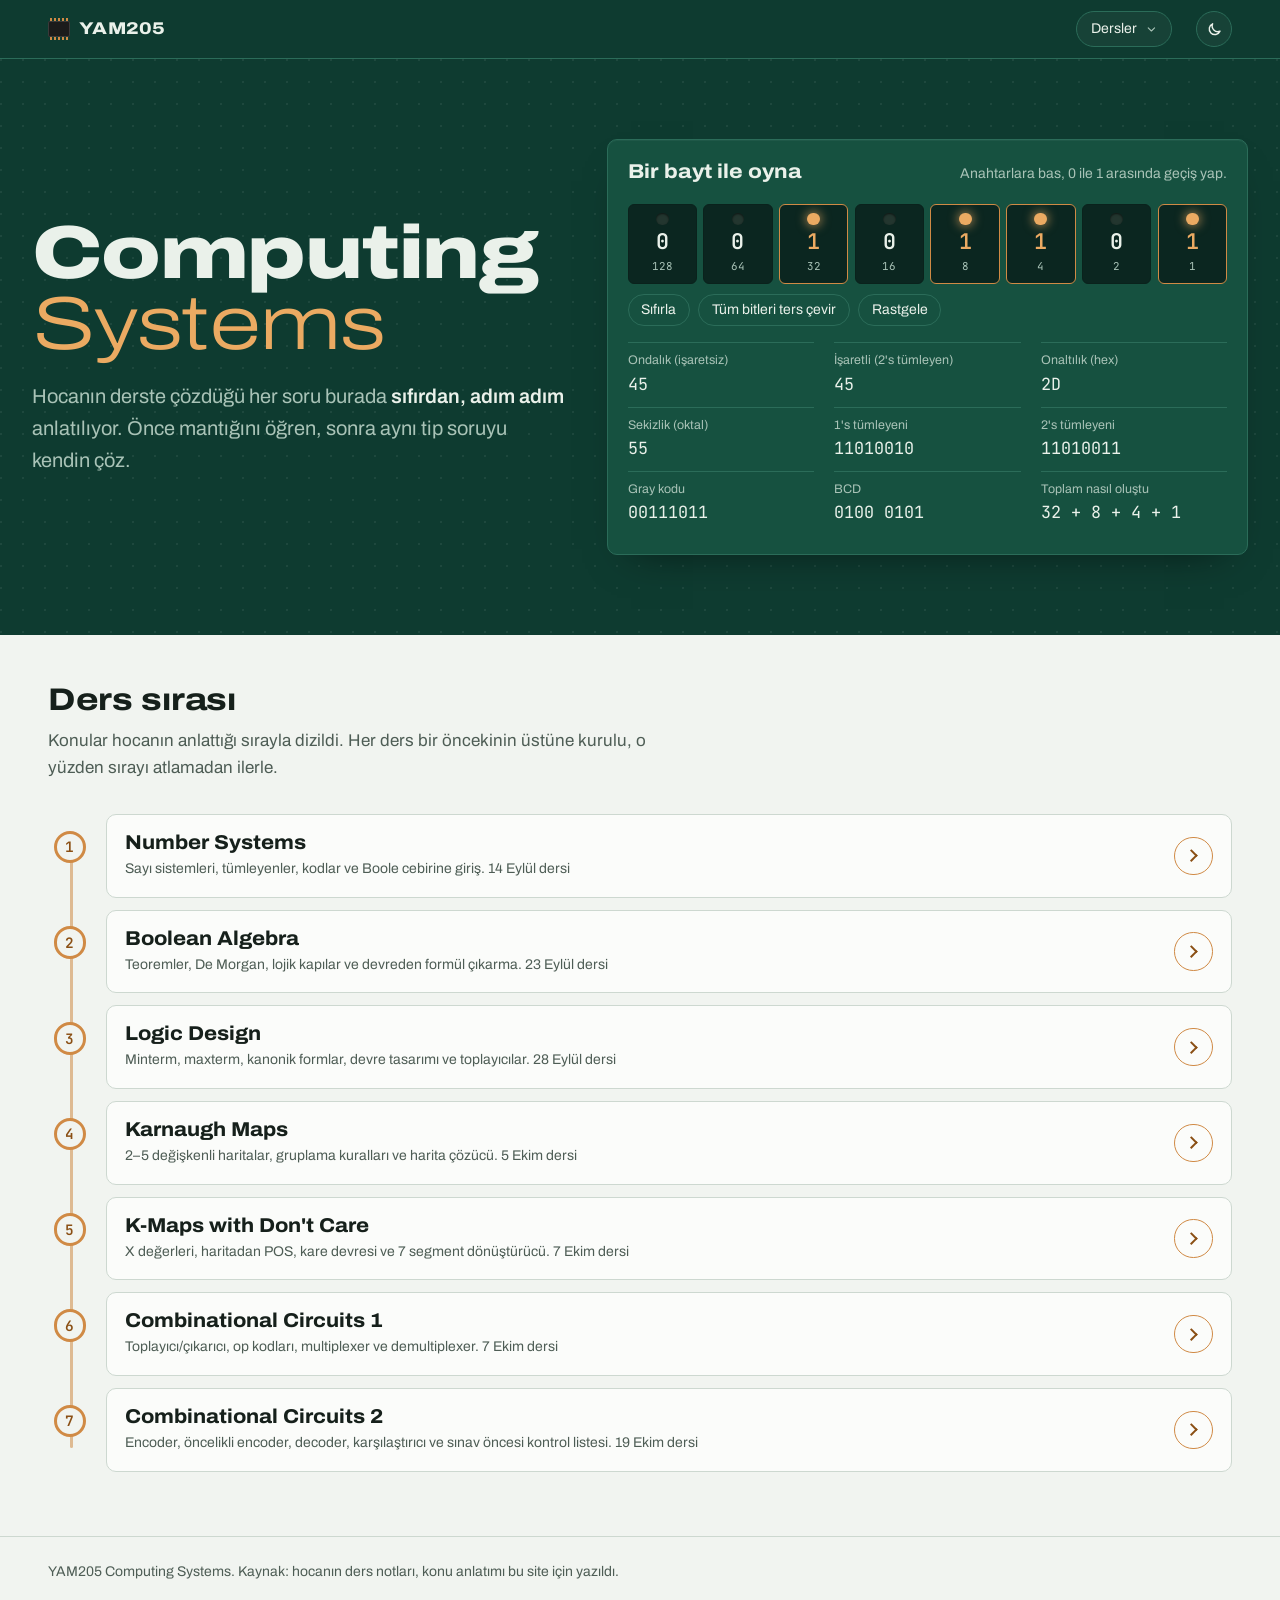
<file: index.html>
<!doctype html>
<html lang="tr">
<head>
  <meta charset="utf-8">
  <meta name="viewport" content="width=device-width, initial-scale=1">
  <title>Computing Systems Çalışma</title>
  <meta name="description" content="YAM205 Computing Systems dersi için sıfırdan anlatım, çözümlü örnekler ve alıştırmalar.">
  <link rel="icon" href="favicon.ico" sizes="any">
  <link rel="icon" href="assets/img/favicon.svg" type="image/svg+xml">
  <link rel="apple-touch-icon" href="assets/img/apple-touch-icon.png">
  <meta name="theme-color" content="#0E3B30">
  <link rel="preconnect" href="https://fonts.googleapis.com">
  <link rel="preconnect" href="https://fonts.gstatic.com" crossorigin>
  <link href="https://fonts.googleapis.com/css2?family=Archivo:ital,wdth,wght@0,62..125,100..900;1,62..125,100..900&family=JetBrains+Mono:wght@400;600&display=swap" rel="stylesheet">
  <link rel="stylesheet" href="assets/css/style.css">
</head>
<body>
  <a class="skip" href="#dersler">Derslere geç</a>

  <header class="topbar">
    <div class="topbar-inner">
      <a class="brand" href="index.html"><span class="brand-chip" aria-hidden="true"></span>YAM205</a>
      <span class="crumb">Computing Systems çalışma sitesi</span>
      <span class="spacer"></span>
      <button class="icon-btn" type="button" data-theme-toggle>Koyu tema</button>
    </div>
  </header>

  <section class="hero">
    <div class="hero-inner">
      <div>
        <h1>Computing<span class="line2">Systems</span></h1>
        <p class="lede">Hocanın derste çözdüğü her soru burada <strong>sıfırdan, adım adım</strong> anlatılıyor. Önce mantığını öğren, sonra aynı tip soruyu kendin çöz.</p>
      </div>

      <div class="register" data-register>
        <div class="register-head">
          <h2>Bir bayt ile oyna</h2>
          <p>Anahtarlara bas, 0 ile 1 arasında geçiş yap.</p>
        </div>
        <div class="switches" role="group" aria-label="8 bitlik sayı"></div>
        <div class="register-actions">
          <button type="button" data-reg="clear">Sıfırla</button>
          <button type="button" data-reg="invert">Tüm bitleri ters çevir</button>
          <button type="button" data-reg="random">Rastgele</button>
        </div>
        <dl class="readouts" aria-live="polite">
          <div><dt>Ondalık (işaretsiz)</dt><dd data-out="dec"></dd></div>
          <div><dt>İşaretli (2's tümleyen)</dt><dd data-out="signed"></dd></div>
          <div><dt>Onaltılık (hex)</dt><dd data-out="hex"></dd></div>
          <div><dt>Sekizlik (oktal)</dt><dd data-out="oct"></dd></div>
          <div><dt>1's tümleyeni</dt><dd data-out="ones"></dd></div>
          <div><dt>2's tümleyeni</dt><dd data-out="twos"></dd></div>
          <div><dt>Gray kodu</dt><dd data-out="gray"></dd></div>
          <div><dt>BCD</dt><dd data-out="bcd"></dd></div>
          <div><dt>Toplam nasıl oluştu</dt><dd data-out="sum"></dd></div>
        </dl>
      </div>
    </div>
  </section>

  <main class="page" id="dersler">
    <h2 class="section-title">Ders sırası</h2>
    <p class="section-sub">Konular hocanın anlattığı sırayla dizildi. Her ders bir öncekinin üstüne kurulu, o yüzden sırayı atlamadan ilerle.</p>

    <ol class="route">
      <li>
        <span class="pad">1</span>
        <a class="lesson ready" href="lessons/01-sayi-sistemleri.html">
          <h3>Number Systems</h3>
          <span class="meta">Sayı sistemleri, tümleyenler, kodlar ve Boole cebirine giriş. 14 Eylül dersi</span>
          <span class="go" aria-hidden="true"></span>
        </a>
      </li>
      <li>
        <span class="pad">2</span>
        <a class="lesson ready" href="lessons/02-boole-cebiri.html">
          <h3>Boolean Algebra</h3>
          <span class="meta">Teoremler, De Morgan, lojik kapılar ve devreden formül çıkarma. 23 Eylül dersi</span>
          <span class="go" aria-hidden="true"></span>
        </a>
      </li>
      <li>
        <span class="pad">3</span>
        <a class="lesson ready" href="lessons/03-mantik-tasarimi.html">
          <h3>Logic Design</h3>
          <span class="meta">Minterm, maxterm, kanonik formlar, devre tasarımı ve toplayıcılar. 28 Eylül dersi</span>
          <span class="go" aria-hidden="true"></span>
        </a>
      </li>
      <li>
        <span class="pad">4</span>
        <a class="lesson ready" href="lessons/04-karnaugh.html">
          <h3>Karnaugh Maps</h3>
          <span class="meta">2–5 değişkenli haritalar, gruplama kuralları ve harita çözücü. 5 Ekim dersi</span>
          <span class="go" aria-hidden="true"></span>
        </a>
      </li>
      <li>
        <span class="pad">5</span>
        <a class="lesson ready" href="lessons/05-dont-care.html">
          <h3>K-Maps with Don't Care</h3>
          <span class="meta">X değerleri, haritadan POS, kare devresi ve 7 segment dönüştürücü. 7 Ekim dersi</span>
          <span class="go" aria-hidden="true"></span>
        </a>
      </li>
      <li>
        <span class="pad">6</span>
        <a class="lesson ready" href="lessons/06-kombinasyonel-1.html">
          <h3>Combinational Circuits 1</h3>
          <span class="meta">Toplayıcı/çıkarıcı, op kodları, multiplexer ve demultiplexer. 7 Ekim dersi</span>
          <span class="go" aria-hidden="true"></span>
        </a>
      </li>
      <li>
        <span class="pad">7</span>
        <a class="lesson ready" href="lessons/07-kombinasyonel-2.html">
          <h3>Combinational Circuits 2</h3>
          <span class="meta">Encoder, öncelikli encoder, decoder, karşılaştırıcı ve sınav öncesi kontrol listesi. 19 Ekim dersi</span>
          <span class="go" aria-hidden="true"></span>
        </a>
      </li>
    </ol>
    <div class="register-slot" data-register-slot hidden></div>
  </main>

  <footer class="footer"><div>YAM205 Computing Systems. Kaynak: hocanın ders notları, konu anlatımı bu site için yazıldı.</div></footer>

  <script src="assets/js/core.js"></script>
</body>
</html>
</file>
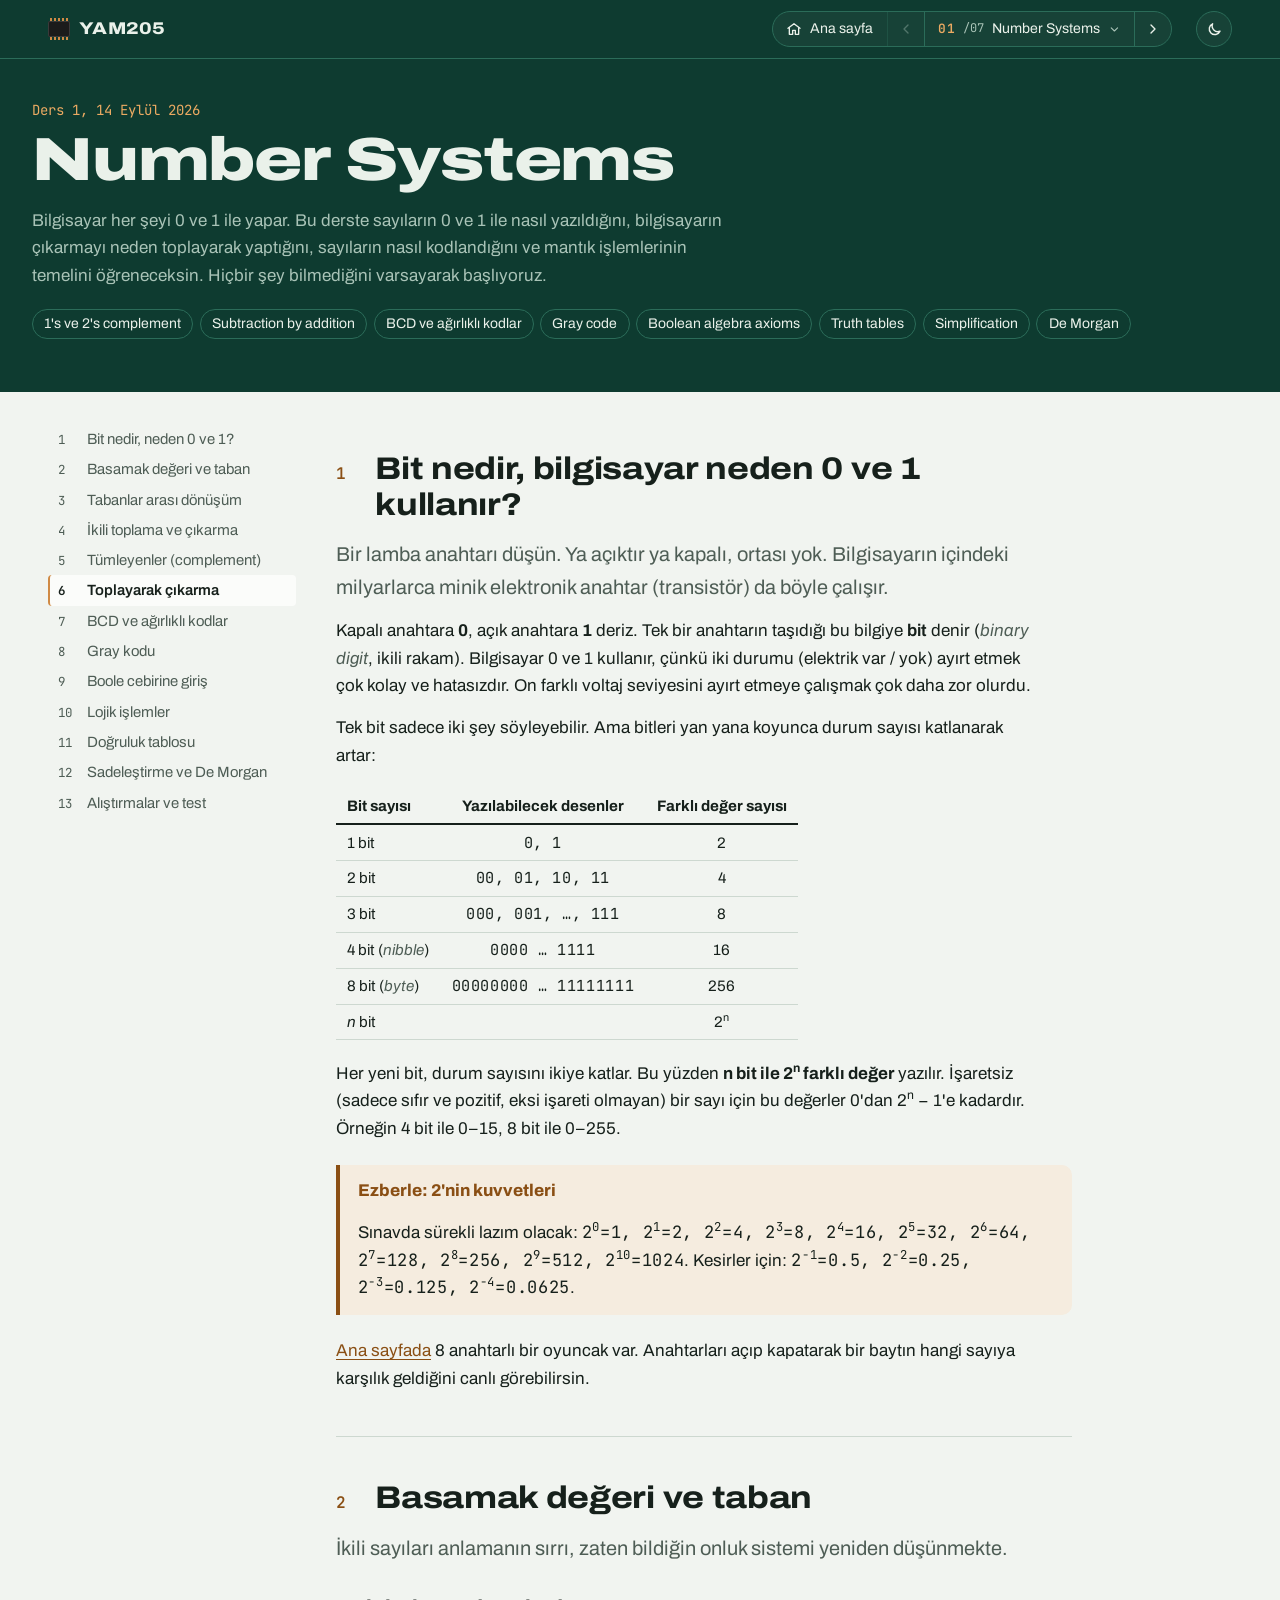
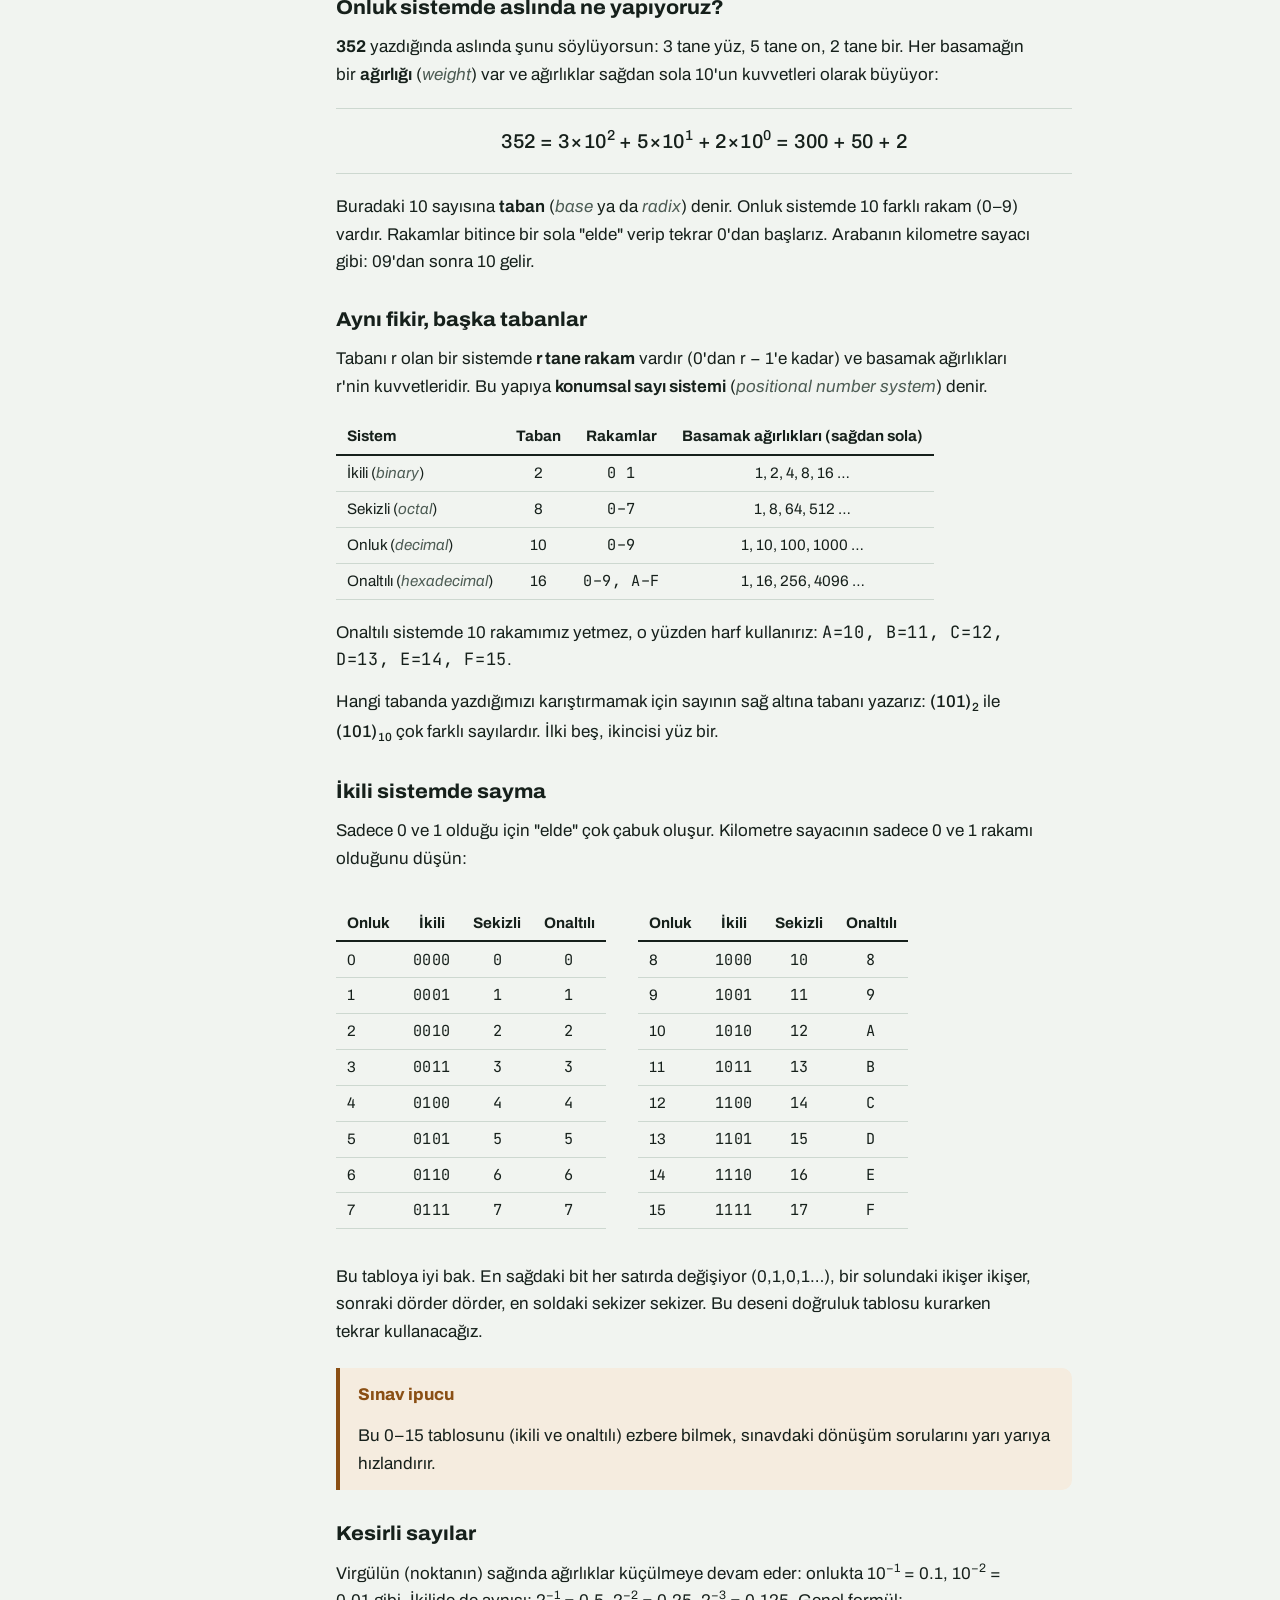
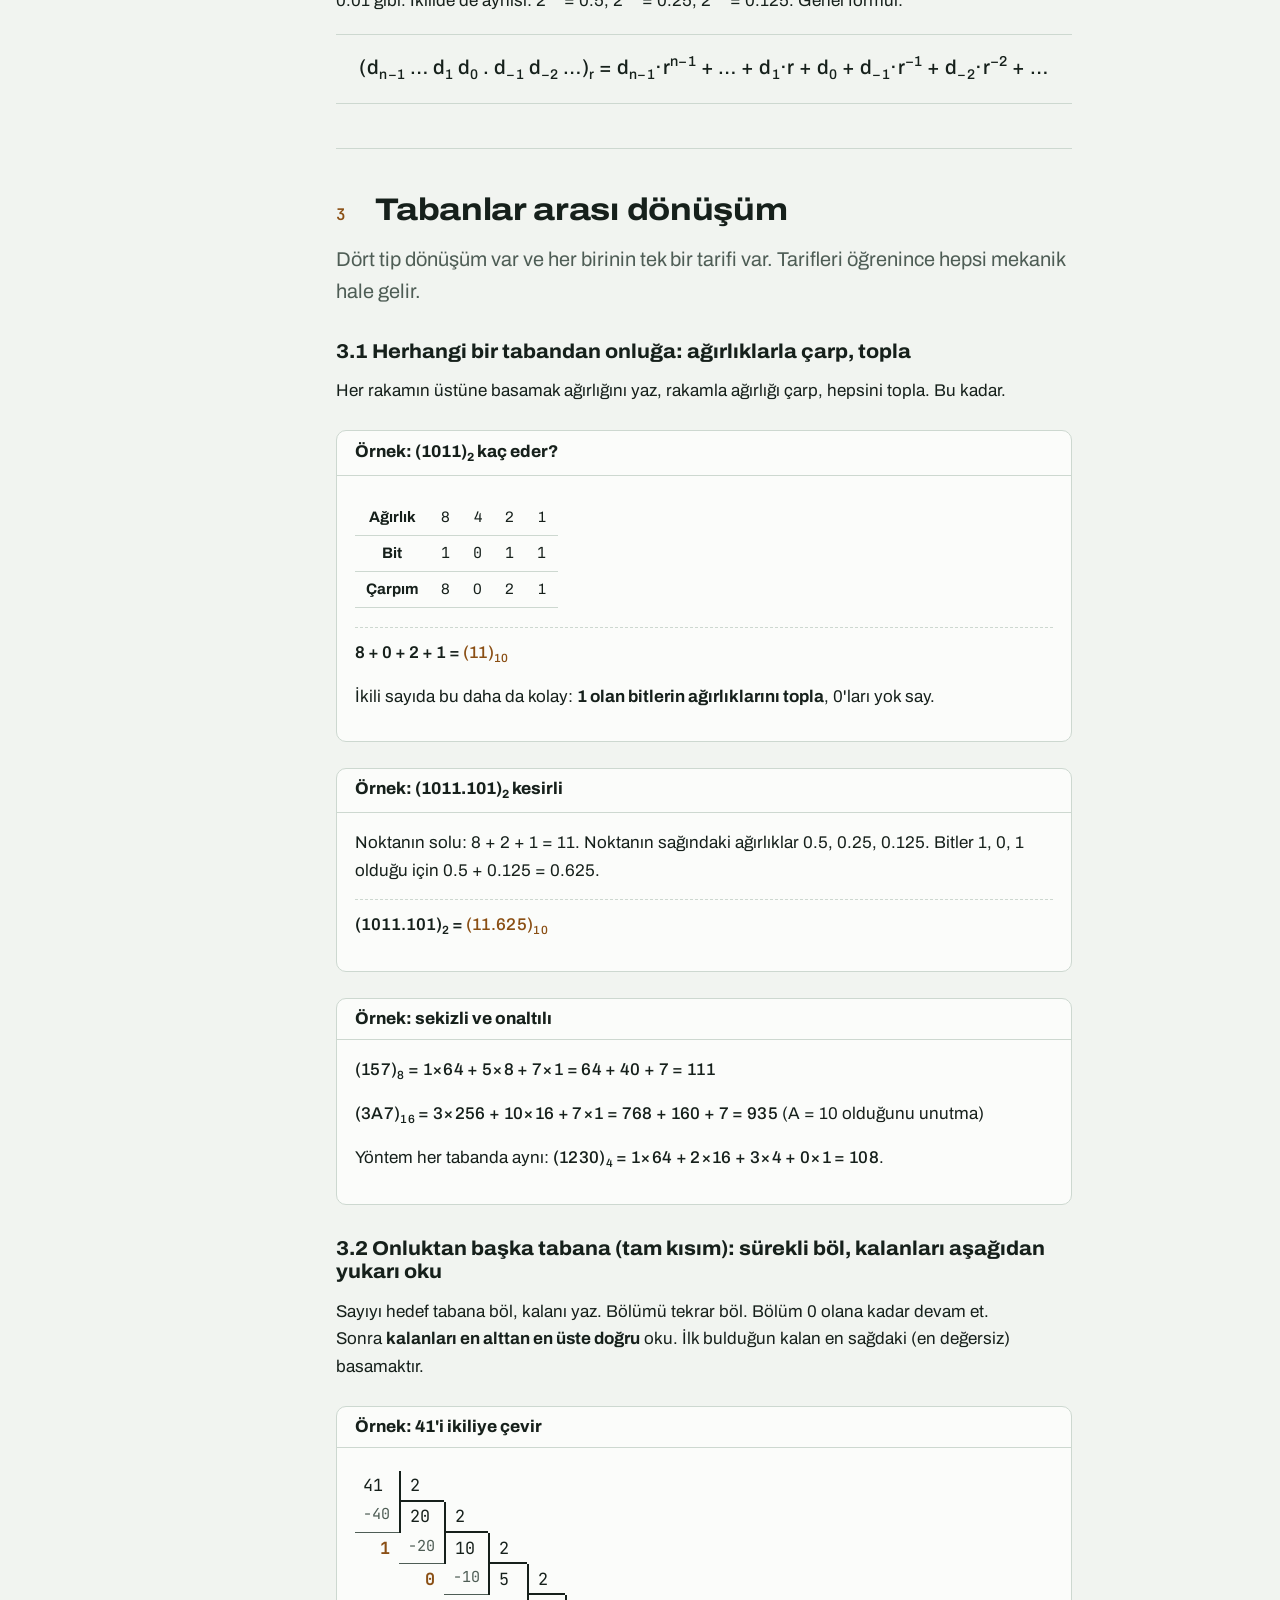
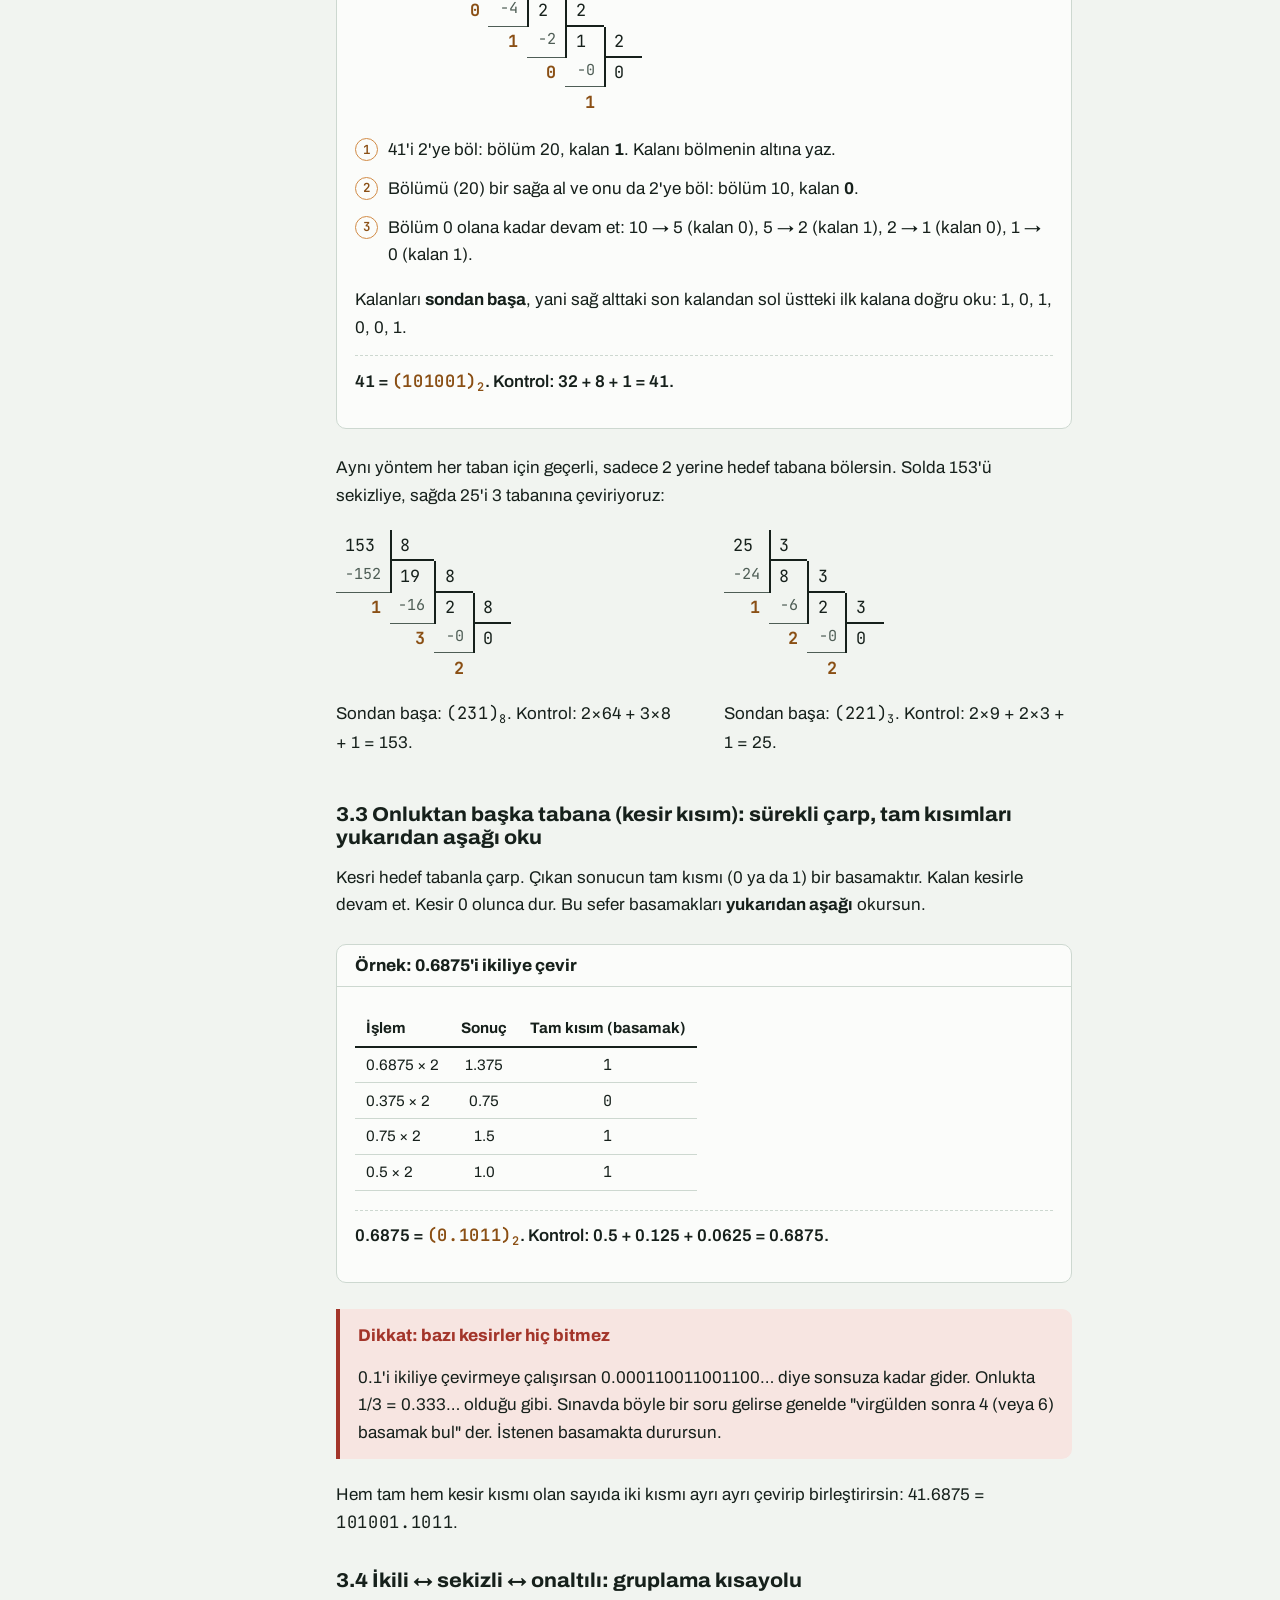
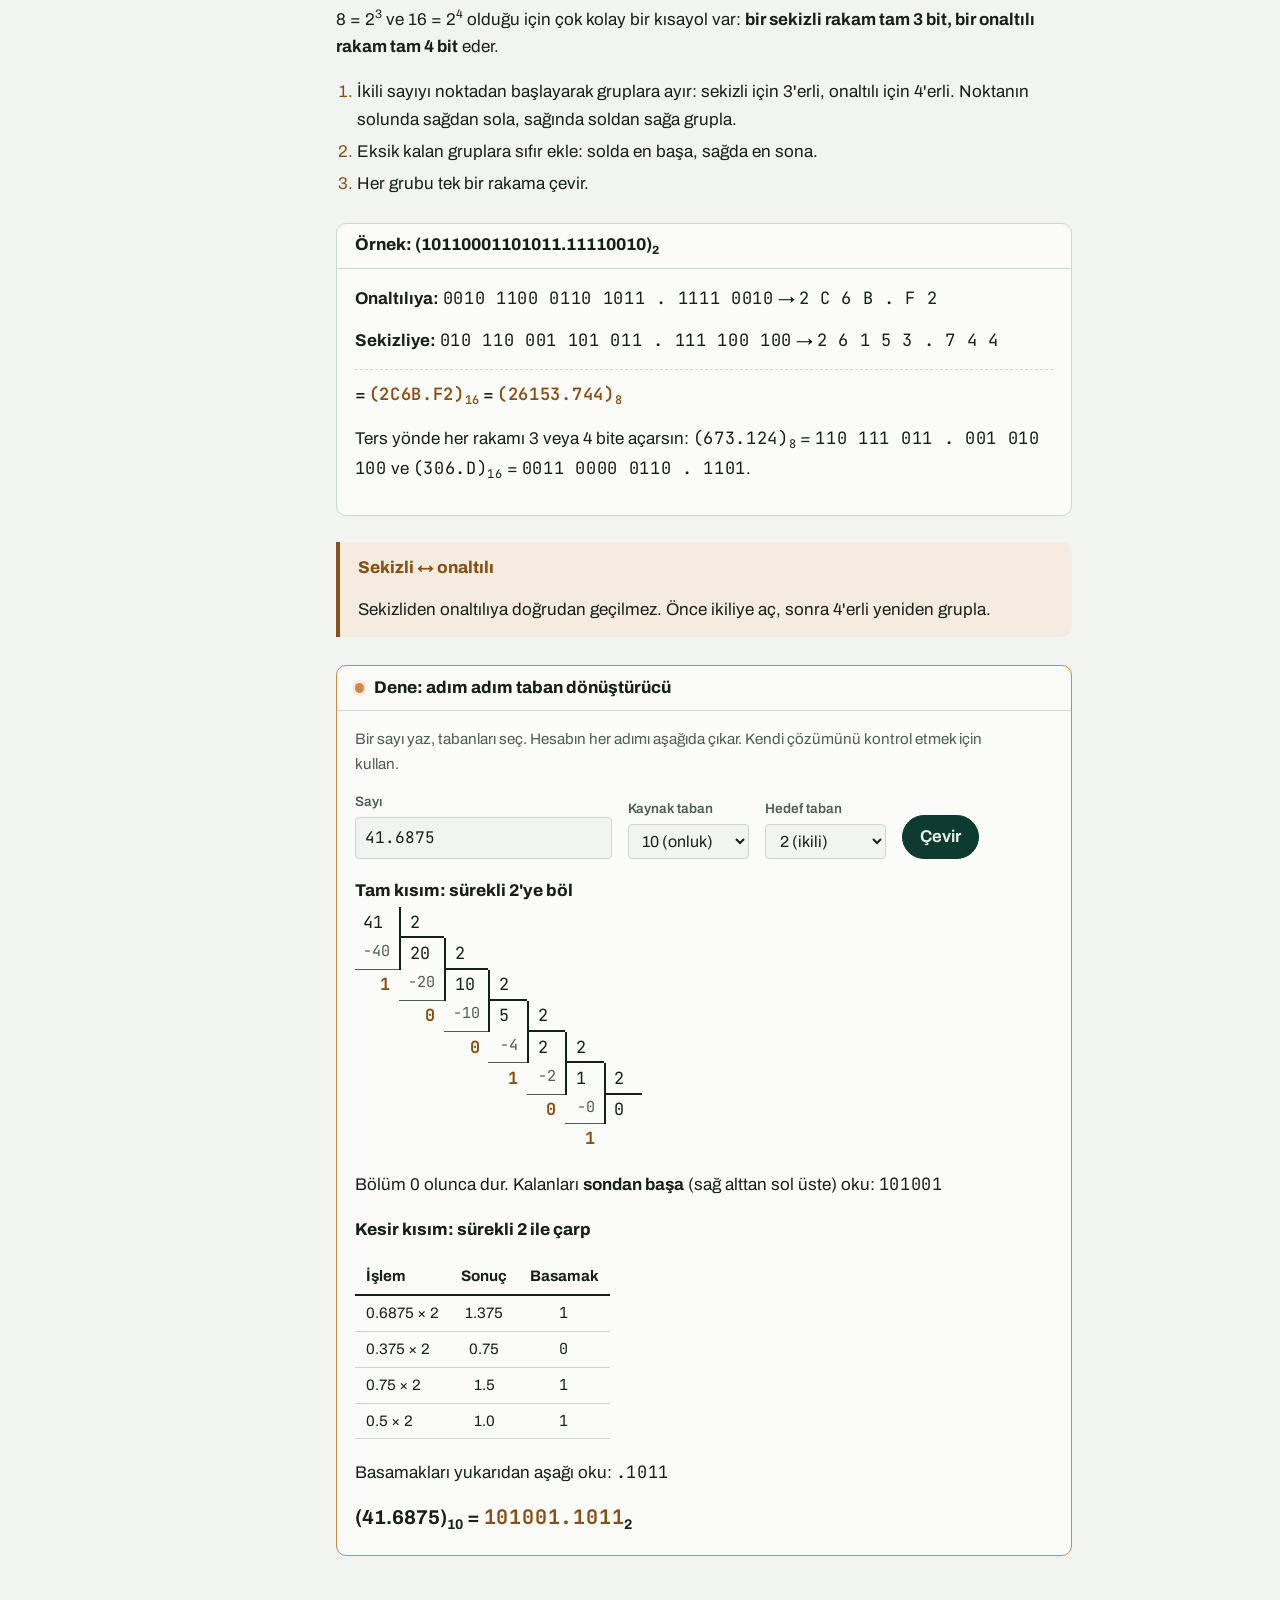
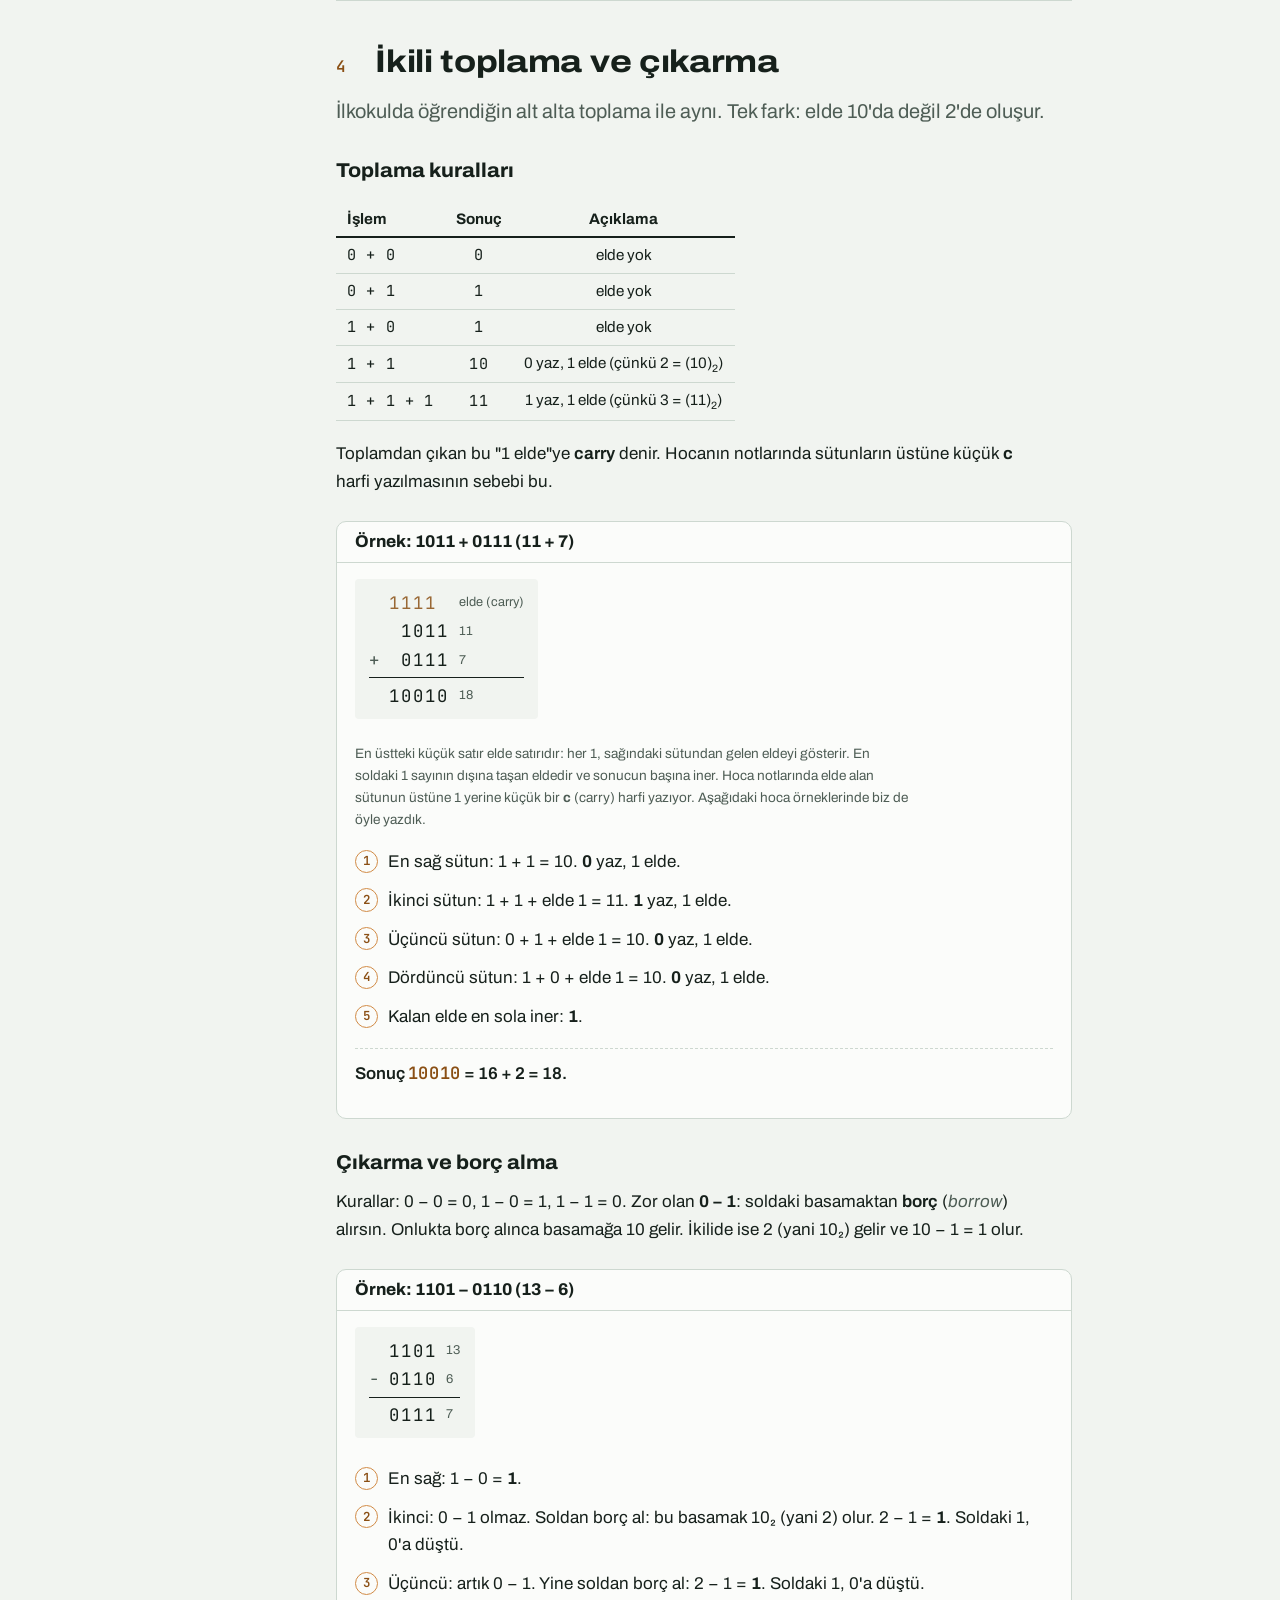
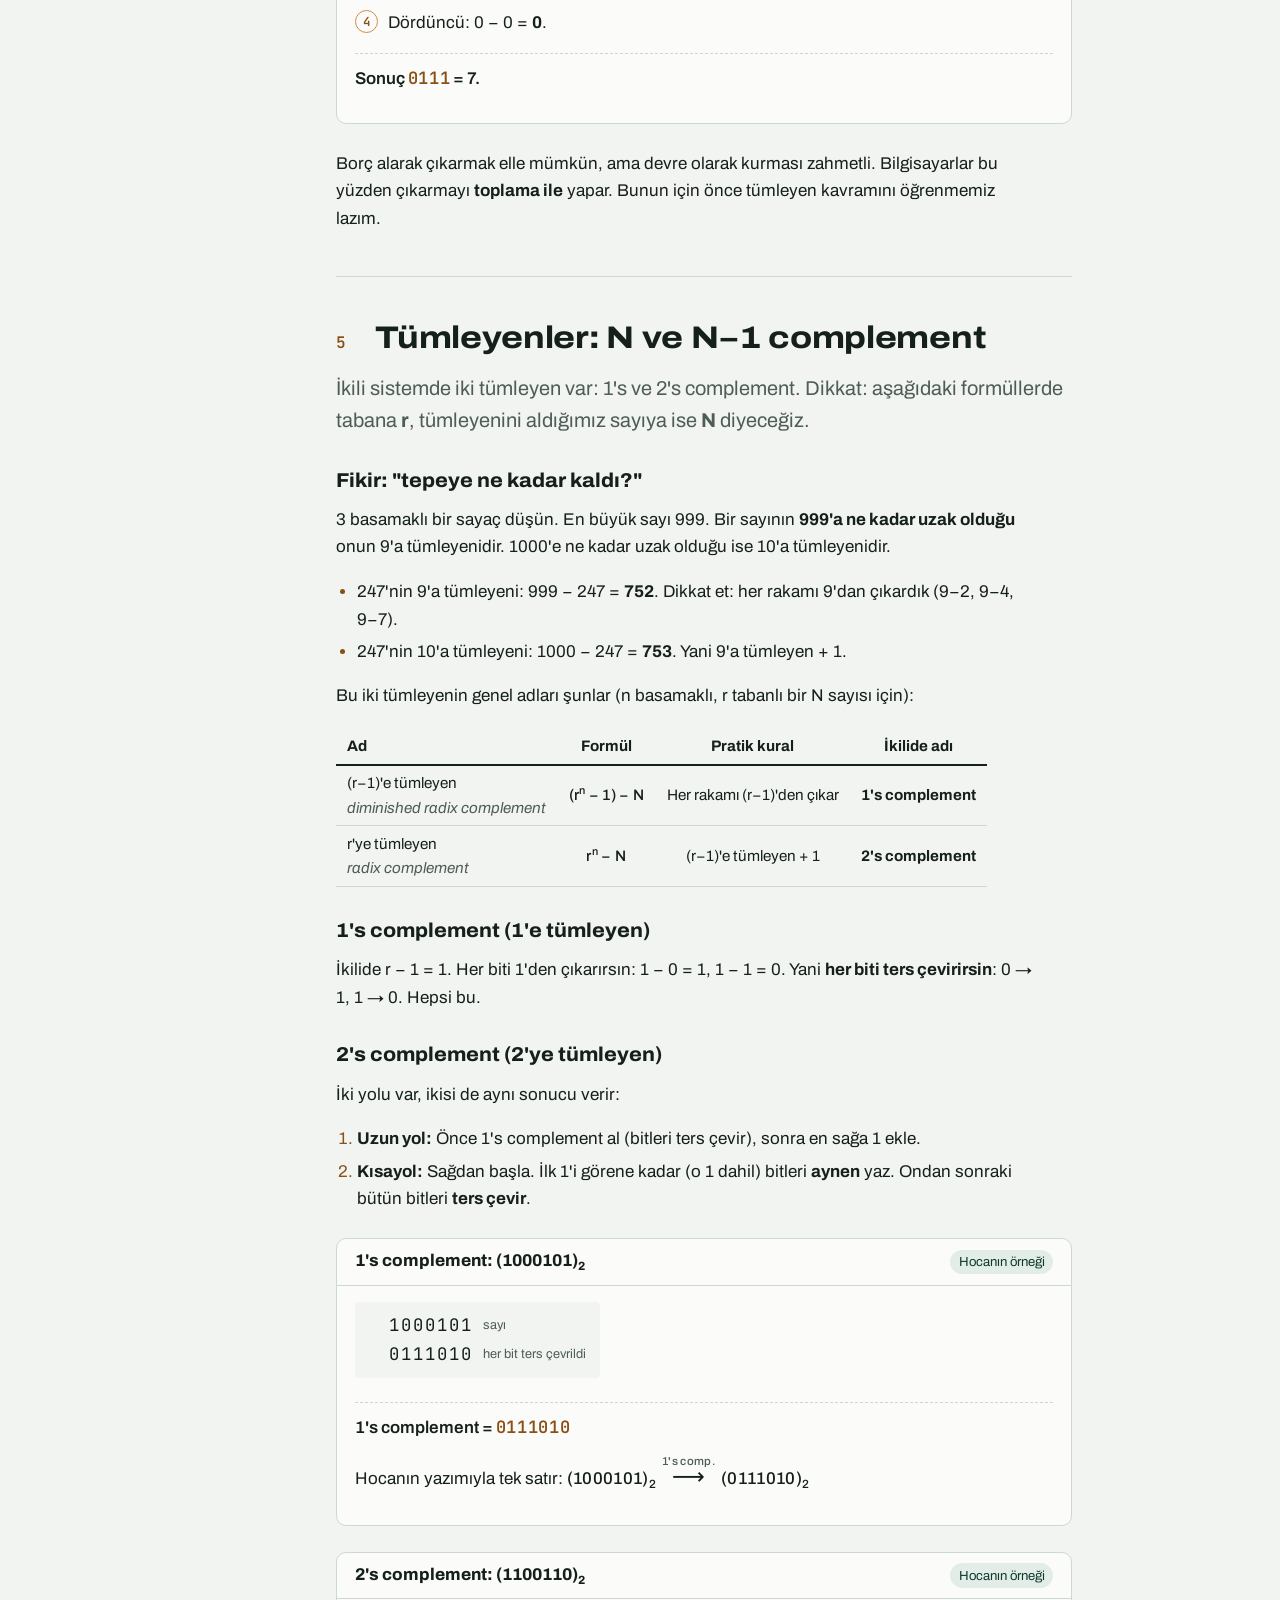
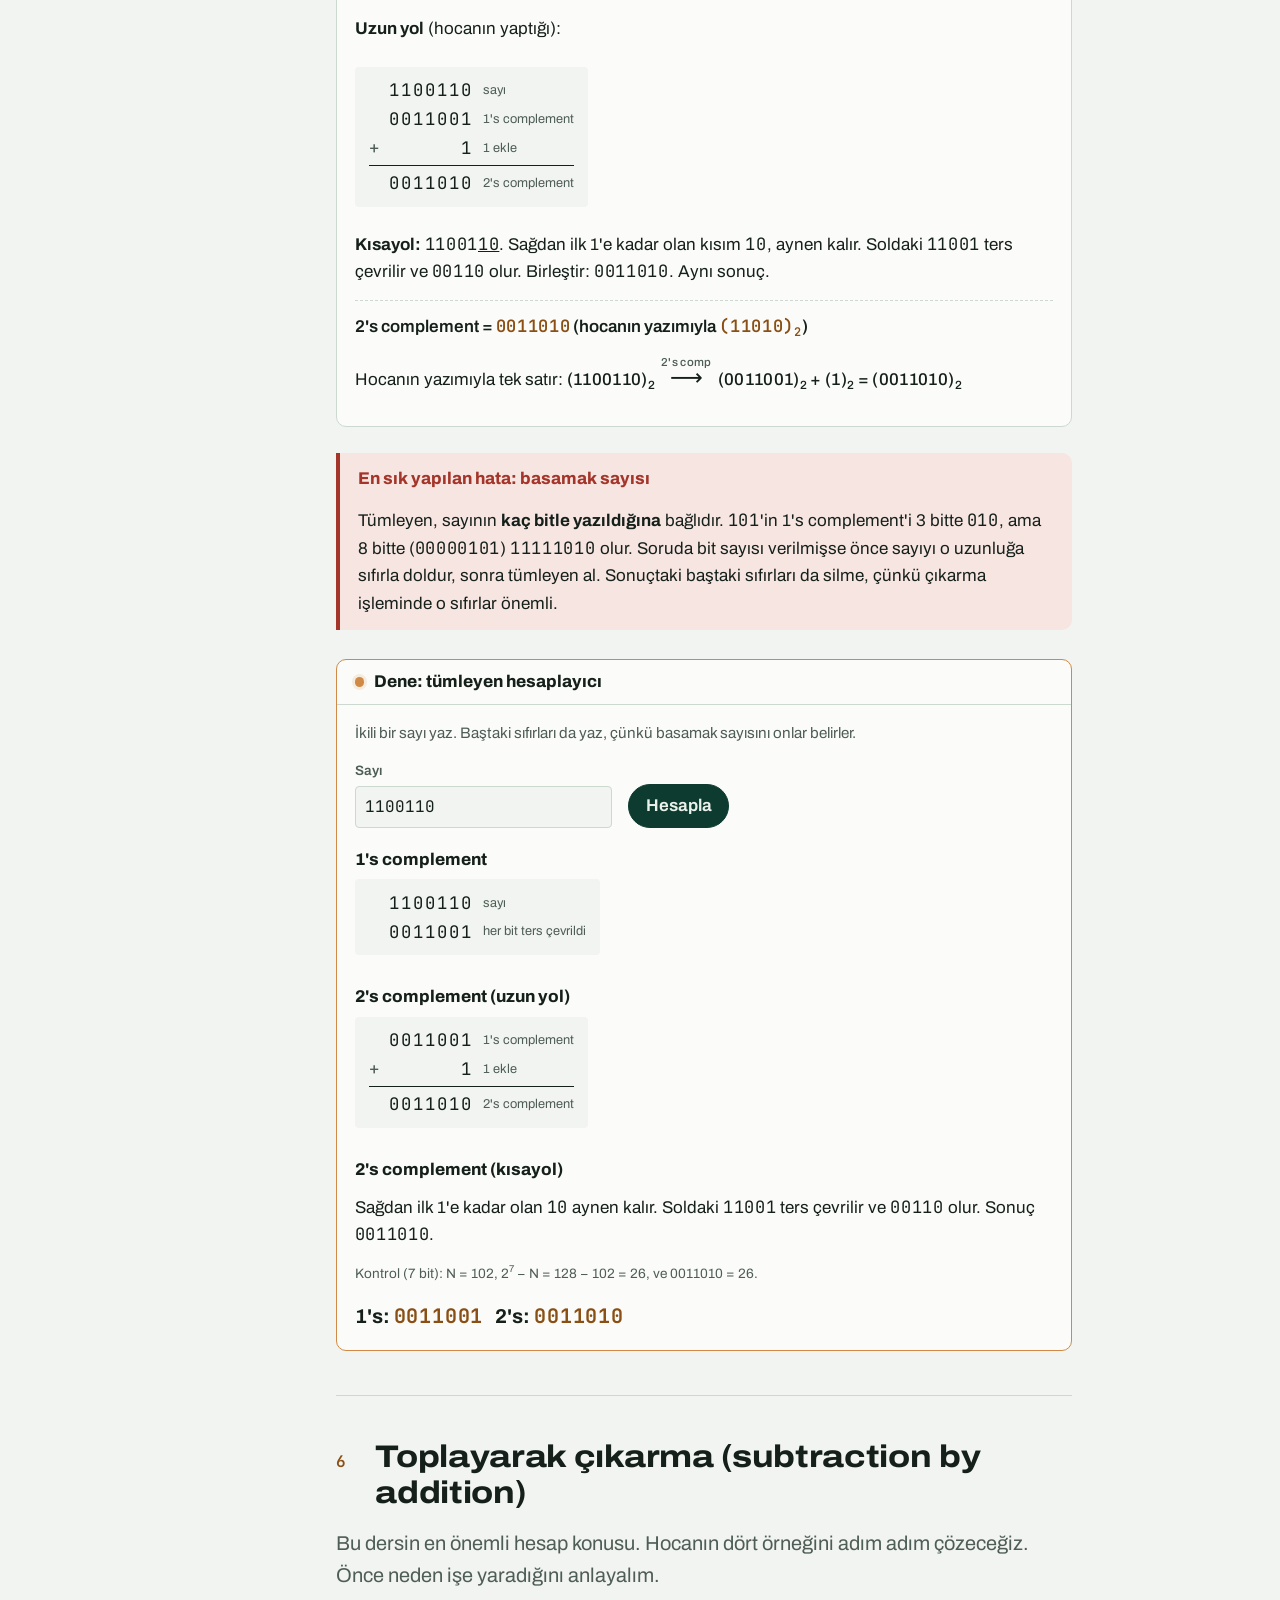
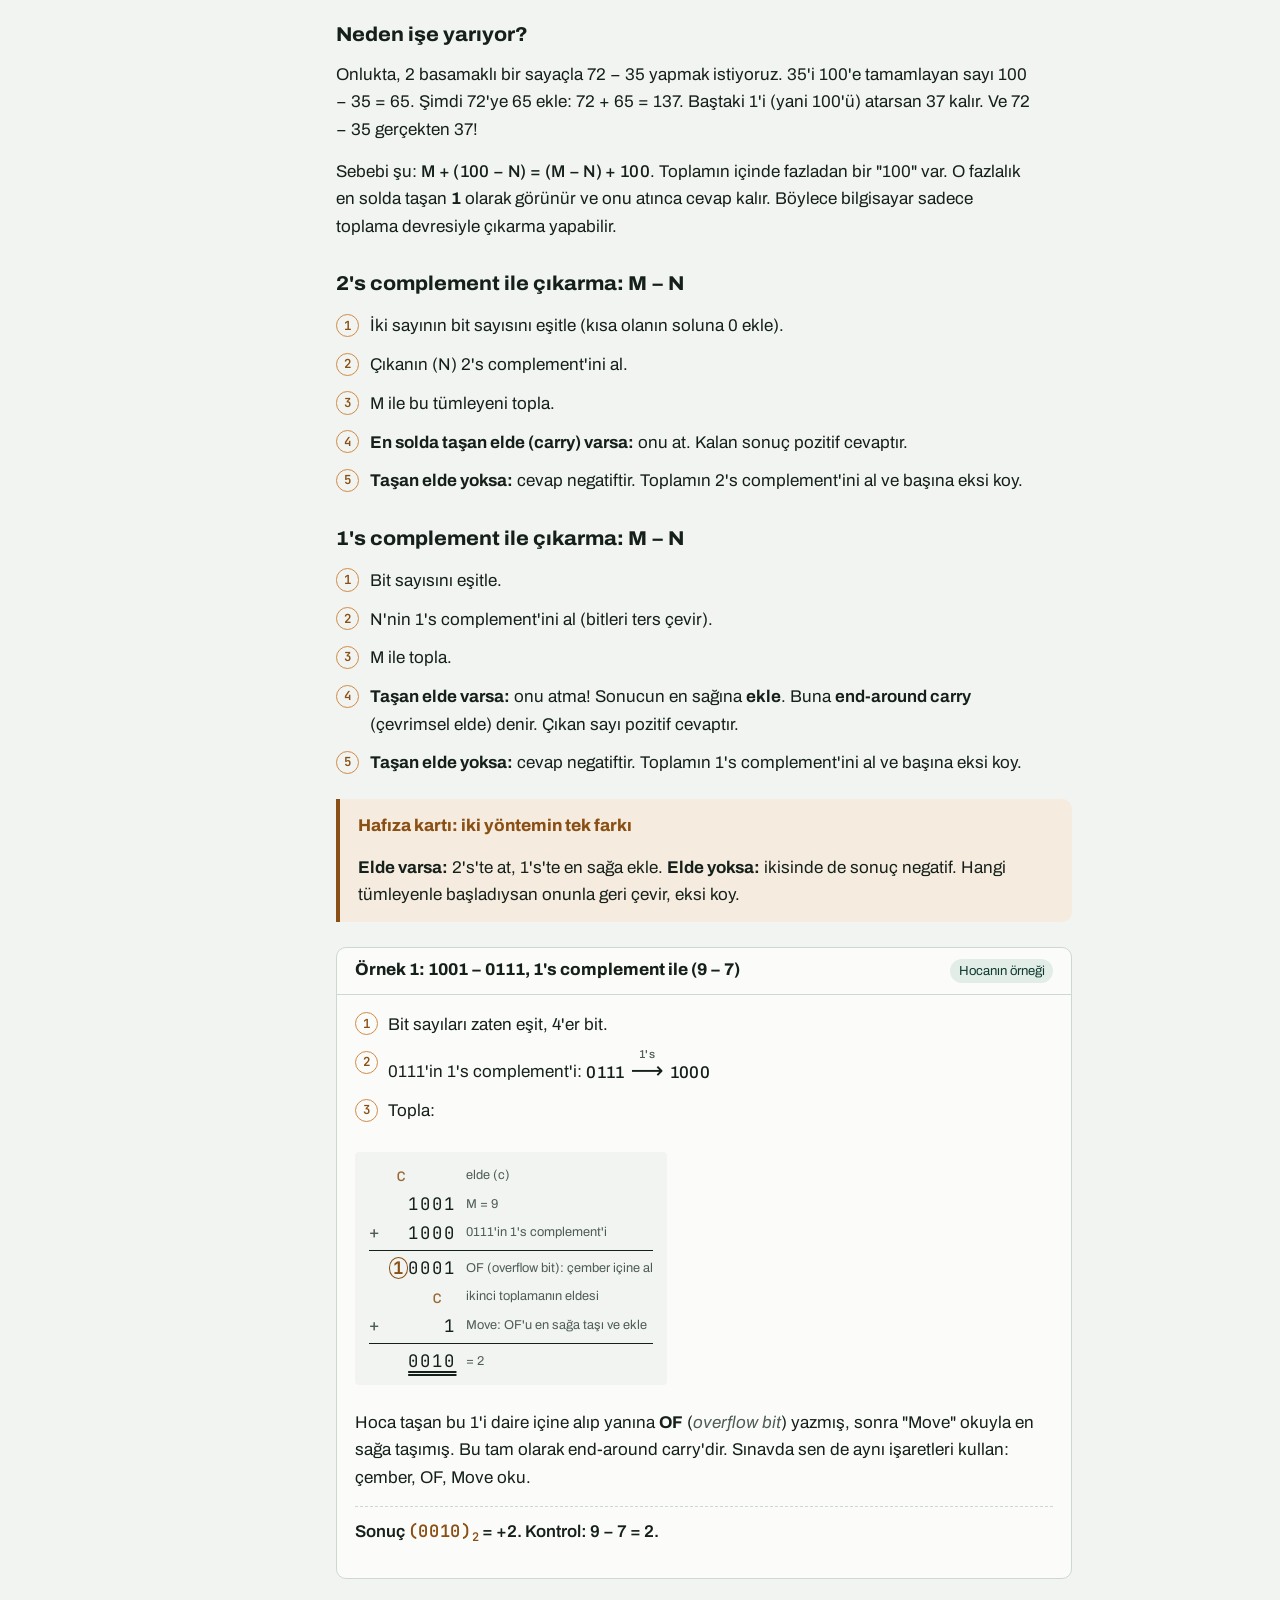
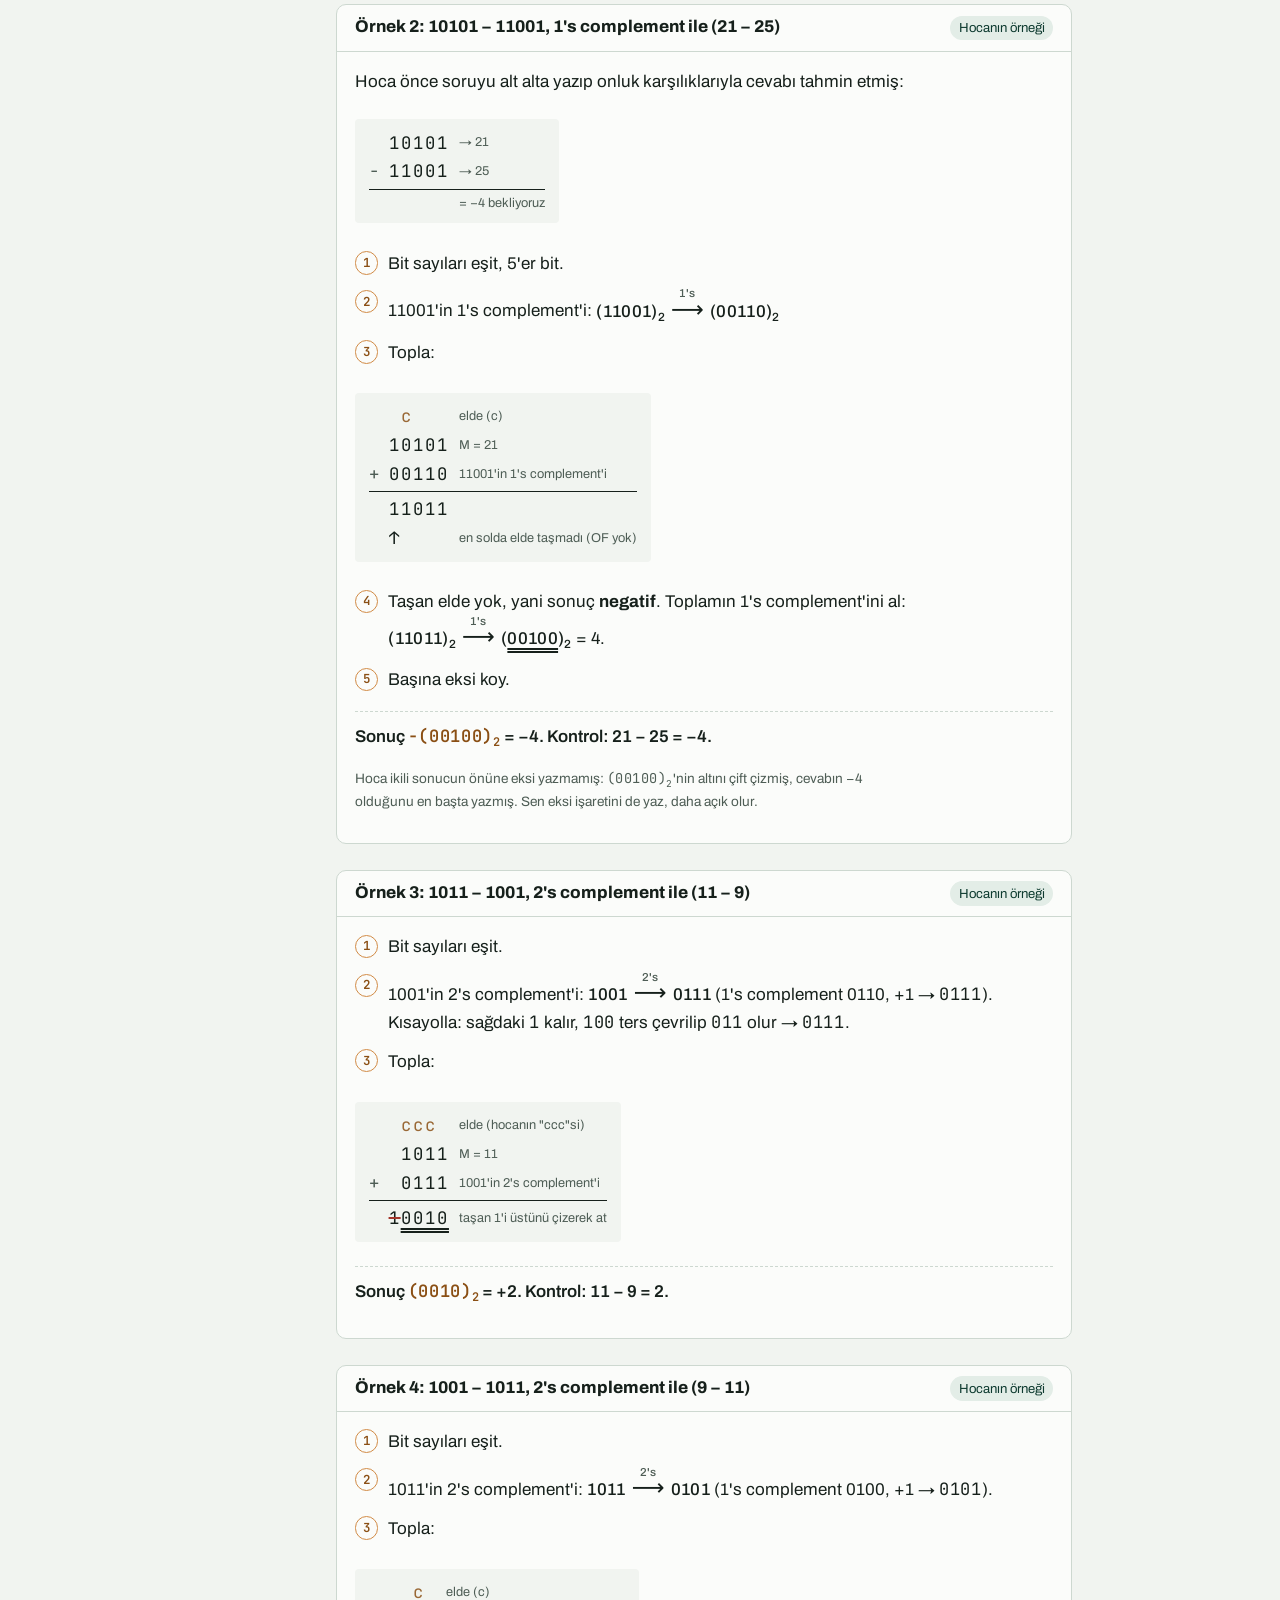
<file: lessons/01-sayi-sistemleri.html>
<!doctype html>
<html lang="tr">
<head>
  <meta charset="utf-8">
  <meta name="viewport" content="width=device-width, initial-scale=1">
  <title>Number Systems | YAM205</title>
  <meta name="description" content="Ders 1: Sayı sistemleri, taban dönüşümleri, tümleyenler, tümleyenle çıkarma, BCD ve Gray kodu, Boole cebirine giriş. Sıfırdan anlatım.">
  <link rel="icon" href="../favicon.ico" sizes="any">
  <link rel="icon" href="../assets/img/favicon.svg" type="image/svg+xml">
  <link rel="apple-touch-icon" href="../assets/img/apple-touch-icon.png">
  <meta name="theme-color" content="#0E3B30">
  <link rel="preconnect" href="https://fonts.googleapis.com">
  <link rel="preconnect" href="https://fonts.gstatic.com" crossorigin>
  <link href="https://fonts.googleapis.com/css2?family=Archivo:ital,wdth,wght@0,62..125,100..900;1,62..125,100..900&family=JetBrains+Mono:wght@400;600&display=swap" rel="stylesheet">
  <link rel="stylesheet" href="../assets/css/style.css">
</head>
<body data-lesson="01">
  <a class="skip" href="#icerik">İçeriğe geç</a>

  <header class="topbar">
    <div class="topbar-inner">
      <a class="brand" href="../index.html"><span class="brand-chip" aria-hidden="true"></span>YAM205</a>
      <span class="crumb">Ders 1 / 7 <strong>Number Systems</strong></span>
      <span class="spacer"></span>
      <button class="icon-btn" type="button" data-theme-toggle>Koyu tema</button>
    </div>
  </header>

  <div class="lesson-head">
    <div class="lesson-head-inner">
      <p class="kicker">Ders 1, 14 Eylül 2026</p>
      <h1>Number Systems</h1>
      <p>Bilgisayar her şeyi 0 ve 1 ile yapar. Bu derste sayıların 0 ve 1 ile nasıl yazıldığını, bilgisayarın çıkarmayı neden toplayarak yaptığını, sayıların nasıl kodlandığını ve mantık işlemlerinin temelini öğreneceksin. Hiçbir şey bilmediğini varsayarak başlıyoruz.</p>
      <ul class="covers" aria-label="Bu dersin konuları">
        <li>1's ve 2's complement</li>
        <li>Subtraction by addition</li>
        <li>BCD ve ağırlıklı kodlar</li>
        <li>Gray code</li>
        <li>Boolean algebra axioms</li>
        <li>Truth tables</li>
        <li>Simplification</li>
        <li>De Morgan</li>
      </ul>
    </div>
  </div>

  <div class="layout">
    <nav class="toc" aria-label="Bu dersin bölümleri">
      <details>
        <summary>Bölümler</summary>
        <ol>
          <li><a href="#basla"><span class="n">1</span><span>Bit nedir, neden 0 ve 1?</span></a></li>
          <li><a href="#konumsal"><span class="n">2</span><span>Basamak değeri ve taban</span></a></li>
          <li><a href="#donusum"><span class="n">3</span><span>Tabanlar arası dönüşüm</span></a></li>
          <li><a href="#aritmetik"><span class="n">4</span><span>İkili toplama ve çıkarma</span></a></li>
          <li><a href="#tumleyen"><span class="n">5</span><span>Tümleyenler (complement)</span></a></li>
          <li><a href="#cikarma"><span class="n">6</span><span>Toplayarak çıkarma</span></a></li>
          <li><a href="#kodlar"><span class="n">7</span><span>BCD ve ağırlıklı kodlar</span></a></li>
          <li><a href="#gray"><span class="n">8</span><span>Gray kodu</span></a></li>
          <li><a href="#boole"><span class="n">9</span><span>Boole cebirine giriş</span></a></li>
          <li><a href="#islemler"><span class="n">10</span><span>Lojik işlemler</span></a></li>
          <li><a href="#tablo"><span class="n">11</span><span>Doğruluk tablosu</span></a></li>
          <li><a href="#sadelestirme"><span class="n">12</span><span>Sadeleştirme ve De Morgan</span></a></li>
          <li><a href="#alistirma"><span class="n">13</span><span>Alıştırmalar ve test</span></a></li>
        </ol>
      </details>
    </nav>

    <main class="content" id="icerik">

<!-- ============================================================ 1 -->
<section id="basla">
  <h2><span class="n">1</span>Bit nedir, bilgisayar neden 0 ve 1 kullanır?</h2>
  <p class="lead">Bir lamba anahtarı düşün. Ya açıktır ya kapalı, ortası yok. Bilgisayarın içindeki milyarlarca minik elektronik anahtar (transistör) da böyle çalışır.</p>
  <p>Kapalı anahtara <b>0</b>, açık anahtara <b>1</b> deriz. Tek bir anahtarın taşıdığı bu bilgiye <span class="term">bit</span> denir (<span class="en">binary digit</span>, ikili rakam). Bilgisayar 0 ve 1 kullanır, çünkü iki durumu (elektrik var / yok) ayırt etmek çok kolay ve hatasızdır. On farklı voltaj seviyesini ayırt etmeye çalışmak çok daha zor olurdu.</p>
  <p>Tek bit sadece iki şey söyleyebilir. Ama bitleri yan yana koyunca durum sayısı katlanarak artar:</p>
  <div class="table-wrap">
    <table class="data">
      <thead><tr><th>Bit sayısı</th><th>Yazılabilecek desenler</th><th>Farklı değer sayısı</th></tr></thead>
      <tbody>
        <tr><td>1 bit</td><td class="b">0, 1</td><td>2</td></tr>
        <tr><td>2 bit</td><td class="b">00, 01, 10, 11</td><td>4</td></tr>
        <tr><td>3 bit</td><td class="b">000, 001, …, 111</td><td>8</td></tr>
        <tr><td>4 bit (<span class="en">nibble</span>)</td><td class="b">0000 … 1111</td><td>16</td></tr>
        <tr><td>8 bit (<span class="en">byte</span>)</td><td class="b">00000000 … 11111111</td><td>256</td></tr>
        <tr><td><i>n</i> bit</td><td></td><td>2<sup>n</sup></td></tr>
      </tbody>
    </table>
  </div>
  <p>Her yeni bit, durum sayısını ikiye katlar. Bu yüzden <b>n bit ile 2<sup>n</sup> farklı değer</b> yazılır. İşaretsiz (sadece sıfır ve pozitif, eksi işareti olmayan) bir sayı için bu değerler 0'dan 2<sup>n</sup> − 1'e kadardır. Örneğin 4 bit ile 0–15, 8 bit ile 0–255.</p>
  <div class="note tip">
    <span class="note-title">Ezberle: 2'nin kuvvetleri</span>
    <p>Sınavda sürekli lazım olacak:
      <span class="b list">2⁰=1, 2¹=2, 2²=4, 2³=8, 2⁴=16, 2⁵=32, 2⁶=64, 2⁷=128, 2⁸=256, 2⁹=512, 2¹⁰=1024</span>.
      Kesirler için: <span class="b list">2⁻¹=0.5, 2⁻²=0.25, 2⁻³=0.125, 2⁻⁴=0.0625</span>.</p>
  </div>
  <p><a href="../index.html">Ana sayfada</a> 8 anahtarlı bir oyuncak var. Anahtarları açıp kapatarak bir baytın hangi sayıya karşılık geldiğini canlı görebilirsin.</p>
</section>

<!-- ============================================================ 2 -->
<section id="konumsal">
  <h2><span class="n">2</span>Basamak değeri ve taban</h2>
  <p class="lead">İkili sayıları anlamanın sırrı, zaten bildiğin onluk sistemi yeniden düşünmekte.</p>

  <h3>Onluk sistemde aslında ne yapıyoruz?</h3>
  <p><b>352</b> yazdığında aslında şunu söylüyorsun: 3 tane yüz, 5 tane on, 2 tane bir. Her basamağın bir <span class="term">ağırlığı</span> (<span class="en">weight</span>) var ve ağırlıklar sağdan sola 10'un kuvvetleri olarak büyüyor:</p>
  <div class="formula"><span class="m">352 = 3×10² + 5×10¹ + 2×10⁰ = 300 + 50 + 2</span></div>
  <p>Buradaki 10 sayısına <span class="term">taban</span> (<span class="en">base</span> ya da <span class="en">radix</span>) denir. Onluk sistemde 10 farklı rakam (0–9) vardır. Rakamlar bitince bir sola "elde" verip tekrar 0'dan başlarız. Arabanın kilometre sayacı gibi: 09'dan sonra 10 gelir.</p>

  <h3>Aynı fikir, başka tabanlar</h3>
  <p>Tabanı r olan bir sistemde <b>r tane rakam</b> vardır (0'dan r − 1'e kadar) ve basamak ağırlıkları r'nin kuvvetleridir. Bu yapıya <span class="term">konumsal sayı sistemi</span> (<span class="en">positional number system</span>) denir.</p>
  <div class="table-wrap">
    <table class="data">
      <thead><tr><th>Sistem</th><th>Taban</th><th>Rakamlar</th><th>Basamak ağırlıkları (sağdan sola)</th></tr></thead>
      <tbody>
        <tr><td>İkili (<span class="en">binary</span>)</td><td>2</td><td class="b">0 1</td><td>1, 2, 4, 8, 16 …</td></tr>
        <tr><td>Sekizli (<span class="en">octal</span>)</td><td>8</td><td class="b">0–7</td><td>1, 8, 64, 512 …</td></tr>
        <tr><td>Onluk (<span class="en">decimal</span>)</td><td>10</td><td class="b">0–9</td><td>1, 10, 100, 1000 …</td></tr>
        <tr><td>Onaltılı (<span class="en">hexadecimal</span>)</td><td>16</td><td class="b">0–9, A–F</td><td>1, 16, 256, 4096 …</td></tr>
      </tbody>
    </table>
  </div>
  <p>Onaltılı sistemde 10 rakamımız yetmez, o yüzden harf kullanırız: <span class="b list">A=10, B=11, C=12, D=13, E=14, F=15</span>.</p>
  <p>Hangi tabanda yazdığımızı karıştırmamak için sayının sağ altına tabanı yazarız: <span class="m">(101)<sub>2</sub></span> ile <span class="m">(101)<sub>10</sub></span> çok farklı sayılardır. İlki beş, ikincisi yüz bir.</p>

  <h3>İkili sistemde sayma</h3>
  <p>Sadece 0 ve 1 olduğu için "elde" çok çabuk oluşur. Kilometre sayacının sadece 0 ve 1 rakamı olduğunu düşün:</p>
  <div class="tables-row">
    <div class="table-wrap"><table class="data">
      <thead><tr><th>Onluk</th><th>İkili</th><th>Sekizli</th><th>Onaltılı</th></tr></thead>
      <tbody>
        <tr><td>0</td><td class="b">0000</td><td class="b">0</td><td class="b">0</td></tr>
        <tr><td>1</td><td class="b">0001</td><td class="b">1</td><td class="b">1</td></tr>
        <tr><td>2</td><td class="b">0010</td><td class="b">2</td><td class="b">2</td></tr>
        <tr><td>3</td><td class="b">0011</td><td class="b">3</td><td class="b">3</td></tr>
        <tr><td>4</td><td class="b">0100</td><td class="b">4</td><td class="b">4</td></tr>
        <tr><td>5</td><td class="b">0101</td><td class="b">5</td><td class="b">5</td></tr>
        <tr><td>6</td><td class="b">0110</td><td class="b">6</td><td class="b">6</td></tr>
        <tr><td>7</td><td class="b">0111</td><td class="b">7</td><td class="b">7</td></tr>
      </tbody>
    </table></div>
    <div class="table-wrap"><table class="data">
      <thead><tr><th>Onluk</th><th>İkili</th><th>Sekizli</th><th>Onaltılı</th></tr></thead>
      <tbody>
        <tr><td>8</td><td class="b">1000</td><td class="b">10</td><td class="b">8</td></tr>
        <tr><td>9</td><td class="b">1001</td><td class="b">11</td><td class="b">9</td></tr>
        <tr><td>10</td><td class="b">1010</td><td class="b">12</td><td class="b">A</td></tr>
        <tr><td>11</td><td class="b">1011</td><td class="b">13</td><td class="b">B</td></tr>
        <tr><td>12</td><td class="b">1100</td><td class="b">14</td><td class="b">C</td></tr>
        <tr><td>13</td><td class="b">1101</td><td class="b">15</td><td class="b">D</td></tr>
        <tr><td>14</td><td class="b">1110</td><td class="b">16</td><td class="b">E</td></tr>
        <tr><td>15</td><td class="b">1111</td><td class="b">17</td><td class="b">F</td></tr>
      </tbody>
    </table></div>
  </div>
  <p>Bu tabloya iyi bak. En sağdaki bit her satırda değişiyor (0,1,0,1…), bir solundaki ikişer ikişer, sonraki dörder dörder, en soldaki sekizer sekizer. Bu deseni doğruluk tablosu kurarken tekrar kullanacağız.</p>
  <div class="note tip">
    <span class="note-title">Sınav ipucu</span>
    <p>Bu 0–15 tablosunu (ikili ve onaltılı) ezbere bilmek, sınavdaki dönüşüm sorularını yarı yarıya hızlandırır.</p>
  </div>

  <h3>Kesirli sayılar</h3>
  <p>Virgülün (noktanın) sağında ağırlıklar küçülmeye devam eder: onlukta 10⁻¹ = 0.1, 10⁻² = 0.01 gibi. İkilide de aynısı: 2⁻¹ = 0.5, 2⁻² = 0.25, 2⁻³ = 0.125. Genel formül:</p>
  <div class="formula"><span class="m">(d<sub>n−1</sub> … d<sub>1</sub> d<sub>0</sub> . d<sub>−1</sub> d<sub>−2</sub> …)<sub>r</sub> = d<sub>n−1</sub>·r<sup>n−1</sup> + … + d<sub>1</sub>·r + d<sub>0</sub> + d<sub>−1</sub>·r<sup>−1</sup> + d<sub>−2</sub>·r<sup>−2</sup> + …</span></div>
</section>

<!-- ============================================================ 3 -->
<section id="donusum">
  <h2><span class="n">3</span>Tabanlar arası dönüşüm</h2>
  <p class="lead">Dört tip dönüşüm var ve her birinin tek bir tarifi var. Tarifleri öğrenince hepsi mekanik hale gelir.</p>

  <h3>3.1 Herhangi bir tabandan onluğa: ağırlıklarla çarp, topla</h3>
  <p>Her rakamın üstüne basamak ağırlığını yaz, rakamla ağırlığı çarp, hepsini topla. Bu kadar.</p>
  <div class="example">
    <div class="example-head"><h4>Örnek: (1011)<sub>2</sub> kaç eder?</h4></div>
    <div class="example-body">
      <div class="table-wrap"><table>
        <tr><th>Ağırlık</th><td>8</td><td>4</td><td>2</td><td>1</td></tr>
        <tr><th>Bit</th><td class="b">1</td><td class="b">0</td><td class="b">1</td><td class="b">1</td></tr>
        <tr><th>Çarpım</th><td>8</td><td>0</td><td>2</td><td>1</td></tr>
      </table></div>
      <p class="answer">8 + 0 + 2 + 1 = <span class="m">(11)<sub>10</sub></span></p>
      <p>İkili sayıda bu daha da kolay: <b>1 olan bitlerin ağırlıklarını topla</b>, 0'ları yok say.</p>
    </div>
  </div>
  <div class="example">
    <div class="example-head"><h4>Örnek: (1011.101)<sub>2</sub> kesirli</h4></div>
    <div class="example-body">
      <p>Noktanın solu: 8 + 2 + 1 = 11. Noktanın sağındaki ağırlıklar 0.5, 0.25, 0.125. Bitler 1, 0, 1 olduğu için 0.5 + 0.125 = 0.625.</p>
      <p class="answer">(1011.101)<sub>2</sub> = <span class="m">(11.625)<sub>10</sub></span></p>
    </div>
  </div>
  <div class="example">
    <div class="example-head"><h4>Örnek: sekizli ve onaltılı</h4></div>
    <div class="example-body">
      <p><span class="m">(157)<sub>8</sub> = 1×64 + 5×8 + 7×1 = 64 + 40 + 7 = 111</span></p>
      <p><span class="m">(3A7)<sub>16</sub> = 3×256 + 10×16 + 7×1 = 768 + 160 + 7 = 935</span> (A = 10 olduğunu unutma)</p>
      <p>Yöntem her tabanda aynı: <span class="m">(1230)<sub>4</sub> = 1×64 + 2×16 + 3×4 + 0×1 = 108</span>.</p>
    </div>
  </div>

  <h3>3.2 Onluktan başka tabana (tam kısım): sürekli böl, kalanları aşağıdan yukarı oku</h3>
  <p>Sayıyı hedef tabana böl, kalanı yaz. Bölümü tekrar böl. Bölüm 0 olana kadar devam et. Sonra <b>kalanları en alttan en üste doğru</b> oku. İlk bulduğun kalan en sağdaki (en değersiz) basamaktır.</p>
  <div class="example">
    <div class="example-head"><h4>Örnek: 41'i ikiliye çevir</h4></div>
    <div class="example-body">
      <div data-ladder="41/2"></div>
      <ol class="steps">
        <li>41'i 2'ye böl: bölüm 20, kalan <b>1</b>. Kalanı bölmenin altına yaz.</li>
        <li>Bölümü (20) bir sağa al ve onu da 2'ye böl: bölüm 10, kalan <b>0</b>.</li>
        <li>Bölüm 0 olana kadar devam et: 10 → 5 (kalan 0), 5 → 2 (kalan 1), 2 → 1 (kalan 0), 1 → 0 (kalan 1).</li>
      </ol>
      <p>Kalanları <b>sondan başa</b>, yani sağ alttaki son kalandan sol üstteki ilk kalana doğru oku: 1, 0, 1, 0, 0, 1.</p>
      <p class="answer">41 = <span class="b">(101001)<sub>2</sub></span>. Kontrol: 32 + 8 + 1 = 41.</p>
    </div>
  </div>
  <p>Aynı yöntem her taban için geçerli, sadece 2 yerine hedef tabana bölersin. Solda 153'ü sekizliye, sağda 25'i 3 tabanına çeviriyoruz:</p>
  <div class="ladder-pair">
    <div><div data-ladder="153/8"></div><p>Sondan başa: <span class="b">(231)<sub>8</sub></span>. Kontrol: 2×64 + 3×8 + 1 = 153.</p></div>
    <div><div data-ladder="25/3"></div><p>Sondan başa: <span class="b">(221)<sub>3</sub></span>. Kontrol: 2×9 + 2×3 + 1 = 25.</p></div>
  </div>

  <h3>3.3 Onluktan başka tabana (kesir kısım): sürekli çarp, tam kısımları yukarıdan aşağı oku</h3>
  <p>Kesri hedef tabanla çarp. Çıkan sonucun tam kısmı (0 ya da 1) bir basamaktır. Kalan kesirle devam et. Kesir 0 olunca dur. Bu sefer basamakları <b>yukarıdan aşağı</b> okursun.</p>
  <div class="example">
    <div class="example-head"><h4>Örnek: 0.6875'i ikiliye çevir</h4></div>
    <div class="example-body">
      <div class="table-wrap"><table class="data">
        <thead><tr><th>İşlem</th><th>Sonuç</th><th>Tam kısım (basamak)</th></tr></thead>
        <tbody>
          <tr><td>0.6875 × 2</td><td>1.375</td><td class="b">1</td></tr>
          <tr><td>0.375 × 2</td><td>0.75</td><td class="b">0</td></tr>
          <tr><td>0.75 × 2</td><td>1.5</td><td class="b">1</td></tr>
          <tr><td>0.5 × 2</td><td>1.0</td><td class="b">1</td></tr>
        </tbody>
      </table></div>
      <p class="answer">0.6875 = <span class="b">(0.1011)<sub>2</sub></span>. Kontrol: 0.5 + 0.125 + 0.0625 = 0.6875.</p>
    </div>
  </div>
  <div class="note warn">
    <span class="note-title">Dikkat: bazı kesirler hiç bitmez</span>
    <p>0.1'i ikiliye çevirmeye çalışırsan 0.000110011001100… diye sonsuza kadar gider. Onlukta 1/3 = 0.333… olduğu gibi. Sınavda böyle bir soru gelirse genelde "virgülden sonra 4 (veya 6) basamak bul" der. İstenen basamakta durursun.</p>
  </div>
  <p>Hem tam hem kesir kısmı olan sayıda iki kısmı ayrı ayrı çevirip birleştirirsin: 41.6875 = <span class="b">101001.1011</span>.</p>

  <h3>3.4 İkili ↔ sekizli ↔ onaltılı: gruplama kısayolu</h3>
  <p>8 = 2³ ve 16 = 2⁴ olduğu için çok kolay bir kısayol var: <b>bir sekizli rakam tam 3 bit, bir onaltılı rakam tam 4 bit</b> eder.</p>
  <ol>
    <li>İkili sayıyı noktadan başlayarak gruplara ayır: sekizli için 3'erli, onaltılı için 4'erli. Noktanın solunda sağdan sola, sağında soldan sağa grupla.</li>
    <li>Eksik kalan gruplara sıfır ekle: solda en başa, sağda en sona.</li>
    <li>Her grubu tek bir rakama çevir.</li>
  </ol>
  <div class="example">
    <div class="example-head"><h4>Örnek: (10110001101011.11110010)<sub>2</sub></h4></div>
    <div class="example-body">
      <p><b>Onaltılıya:</b> <span class="b">0010 1100 0110 1011 . 1111 0010</span> → <span class="b">2 C 6 B . F 2</span></p>
      <p><b>Sekizliye:</b> <span class="b">010 110 001 101 011 . 111 100 100</span> → <span class="b">2 6 1 5 3 . 7 4 4</span></p>
      <p class="answer">= <span class="b">(2C6B.F2)<sub>16</sub></span> = <span class="b">(26153.744)<sub>8</sub></span></p>
      <p>Ters yönde her rakamı 3 veya 4 bite açarsın: <span class="b">(673.124)<sub>8</sub></span> = <span class="b">110 111 011 . 001 010 100</span> ve <span class="b">(306.D)<sub>16</sub></span> = <span class="b">0011 0000 0110 . 1101</span>.</p>
    </div>
  </div>
  <div class="note tip">
    <span class="note-title">Sekizli ↔ onaltılı</span>
    <p>Sekizliden onaltılıya doğrudan geçilmez. Önce ikiliye aç, sonra 4'erli yeniden grupla.</p>
  </div>

  <div class="widget" id="w-conv">
    <div class="widget-head"><span class="dot" aria-hidden="true"></span><h4>Dene: adım adım taban dönüştürücü</h4></div>
    <div class="widget-body">
      <p>Bir sayı yaz, tabanları seç. Hesabın her adımı aşağıda çıkar. Kendi çözümünü kontrol etmek için kullan.</p>
      <div class="controls">
        <div class="field"><label for="conv-in">Sayı</label><input id="conv-in" type="text" value="41.6875" autocomplete="off" spellcheck="false"></div>
        <div class="field"><label for="conv-from">Kaynak taban</label>
          <select id="conv-from"><option value="2">2 (ikili)</option><option value="8">8 (sekizli)</option><option value="10" selected>10 (onluk)</option><option value="16">16 (onaltılı)</option></select></div>
        <div class="field"><label for="conv-to">Hedef taban</label>
          <select id="conv-to"><option value="2" selected>2 (ikili)</option><option value="8">8 (sekizli)</option><option value="10">10 (onluk)</option><option value="16">16 (onaltılı)</option></select></div>
        <button class="btn" type="button" id="conv-go">Çevir</button>
      </div>
      <div class="wout" id="conv-out" aria-live="polite"></div>
    </div>
  </div>
</section>

<!-- ============================================================ 4 -->
<section id="aritmetik">
  <h2><span class="n">4</span>İkili toplama ve çıkarma</h2>
  <p class="lead">İlkokulda öğrendiğin alt alta toplama ile aynı. Tek fark: elde 10'da değil 2'de oluşur.</p>

  <h3>Toplama kuralları</h3>
  <div class="table-wrap"><table class="data">
    <thead><tr><th>İşlem</th><th>Sonuç</th><th>Açıklama</th></tr></thead>
    <tbody>
      <tr><td class="b">0 + 0</td><td class="b">0</td><td>elde yok</td></tr>
      <tr><td class="b">0 + 1</td><td class="b">1</td><td>elde yok</td></tr>
      <tr><td class="b">1 + 0</td><td class="b">1</td><td>elde yok</td></tr>
      <tr><td class="b">1 + 1</td><td class="b">10</td><td>0 yaz, 1 elde (çünkü 2 = (10)<sub>2</sub>)</td></tr>
      <tr><td class="b">1 + 1 + 1</td><td class="b">11</td><td>1 yaz, 1 elde (çünkü 3 = (11)<sub>2</sub>)</td></tr>
    </tbody>
  </table></div>
  <p>Toplamdan çıkan bu "1 elde"ye <span class="term">carry</span> denir. Hocanın notlarında sütunların üstüne küçük <b>c</b> harfi yazılmasının sebebi bu.</p>
  <div class="example">
    <div class="example-head"><h4>Örnek: 1011 + 0111 (11 + 7)</h4></div>
    <div class="example-body">
      <div class="calc">
        <span class="l"></span><span class="v carry">1111 </span><span class="c">elde (carry)</span>
        <span class="l"></span><span class="v">1011</span><span class="c">11</span>
        <span class="l">+</span><span class="v">0111</span><span class="c">7</span>
        <hr>
        <span class="l"></span><span class="v">10010</span><span class="c">18</span>
      </div>
      <p class="hint">En üstteki küçük satır elde satırıdır: her 1, sağındaki sütundan gelen eldeyi gösterir. En soldaki 1 sayının dışına taşan eldedir ve sonucun başına iner. Hoca notlarında elde alan sütunun üstüne 1 yerine küçük bir <b>c</b> (carry) harfi yazıyor. Aşağıdaki hoca örneklerinde biz de öyle yazdık.</p>
      <ol class="steps">
        <li>En sağ sütun: 1 + 1 = 10. <b>0</b> yaz, 1 elde.</li>
        <li>İkinci sütun: 1 + 1 + elde 1 = 11. <b>1</b> yaz, 1 elde.</li>
        <li>Üçüncü sütun: 0 + 1 + elde 1 = 10. <b>0</b> yaz, 1 elde.</li>
        <li>Dördüncü sütun: 1 + 0 + elde 1 = 10. <b>0</b> yaz, 1 elde.</li>
        <li>Kalan elde en sola iner: <b>1</b>.</li>
      </ol>
      <p class="answer">Sonuç <span class="b">10010</span> = 16 + 2 = 18.</p>
    </div>
  </div>

  <h3>Çıkarma ve borç alma</h3>
  <p>Kurallar: 0 − 0 = 0, 1 − 0 = 1, 1 − 1 = 0. Zor olan <b>0 − 1</b>: soldaki basamaktan <span class="term">borç</span> (<span class="en">borrow</span>) alırsın. Onlukta borç alınca basamağa 10 gelir. İkilide ise 2 (yani 10₂) gelir ve 10 − 1 = 1 olur.</p>
  <div class="example">
    <div class="example-head"><h4>Örnek: 1101 − 0110 (13 − 6)</h4></div>
    <div class="example-body">
      <div class="calc">
        <span class="l"></span><span class="v">1101</span><span class="c">13</span>
        <span class="l">−</span><span class="v">0110</span><span class="c">6</span>
        <hr>
        <span class="l"></span><span class="v">0111</span><span class="c">7</span>
      </div>
      <ol class="steps">
        <li>En sağ: 1 − 0 = <b>1</b>.</li>
        <li>İkinci: 0 − 1 olmaz. Soldan borç al: bu basamak 10₂ (yani 2) olur. 2 − 1 = <b>1</b>. Soldaki 1, 0'a düştü.</li>
        <li>Üçüncü: artık 0 − 1. Yine soldan borç al: 2 − 1 = <b>1</b>. Soldaki 1, 0'a düştü.</li>
        <li>Dördüncü: 0 − 0 = <b>0</b>.</li>
      </ol>
      <p class="answer">Sonuç <span class="b">0111</span> = 7.</p>
    </div>
  </div>
  <p>Borç alarak çıkarmak elle mümkün, ama devre olarak kurması zahmetli. Bilgisayarlar bu yüzden çıkarmayı <b>toplama ile</b> yapar. Bunun için önce tümleyen kavramını öğrenmemiz lazım.</p>

</section>

<!-- ============================================================ 5 -->
<section id="tumleyen">
  <h2><span class="n">5</span>Tümleyenler: N ve N−1 complement</h2>
  <p class="lead">İkili sistemde iki tümleyen var: 1's ve 2's complement. Dikkat: aşağıdaki formüllerde tabana <b>r</b>, tümleyenini aldığımız sayıya ise <b>N</b> diyeceğiz.</p>

  <h3>Fikir: "tepeye ne kadar kaldı?"</h3>
  <p>3 basamaklı bir sayaç düşün. En büyük sayı 999. Bir sayının <b>999'a ne kadar uzak olduğu</b> onun 9'a tümleyenidir. 1000'e ne kadar uzak olduğu ise 10'a tümleyenidir.</p>
  <ul>
    <li>247'nin 9'a tümleyeni: 999 − 247 = <b>752</b>. Dikkat et: her rakamı 9'dan çıkardık (9−2, 9−4, 9−7).</li>
    <li>247'nin 10'a tümleyeni: 1000 − 247 = <b>753</b>. Yani 9'a tümleyen + 1.</li>
  </ul>
  <p>Bu iki tümleyenin genel adları şunlar (n basamaklı, r tabanlı bir N sayısı için):</p>
  <div class="table-wrap"><table class="data">
    <thead><tr><th>Ad</th><th>Formül</th><th>Pratik kural</th><th>İkilide adı</th></tr></thead>
    <tbody>
      <tr><td>(r−1)'e tümleyen<br><span class="en">diminished radix complement</span></td><td class="m">(rⁿ − 1) − N</td><td>Her rakamı (r−1)'den çıkar</td><td><b>1's complement</b></td></tr>
      <tr><td>r'ye tümleyen<br><span class="en">radix complement</span></td><td class="m">rⁿ − N</td><td>(r−1)'e tümleyen + 1</td><td><b>2's complement</b></td></tr>
    </tbody>
  </table></div>

  <h3>1's complement (1'e tümleyen)</h3>
  <p>İkilide r − 1 = 1. Her biti 1'den çıkarırsın: 1 − 0 = 1, 1 − 1 = 0. Yani <b>her biti ters çevirirsin</b>: 0 → 1, 1 → 0. Hepsi bu.</p>

  <h3>2's complement (2'ye tümleyen)</h3>
  <p>İki yolu var, ikisi de aynı sonucu verir:</p>
  <ol>
    <li><b>Uzun yol:</b> Önce 1's complement al (bitleri ters çevir), sonra en sağa 1 ekle.</li>
    <li><b>Kısayol:</b> Sağdan başla. İlk 1'i görene kadar (o 1 dahil) bitleri <b>aynen</b> yaz. Ondan sonraki bütün bitleri <b>ters çevir</b>.</li>
  </ol>

  <div class="example">
    <div class="example-head"><h4>1's complement: (1000101)<sub>2</sub></h4><span class="src">Hocanın örneği</span></div>
    <div class="example-body">
      <div class="calc">
        <span class="l"></span><span class="v">1000101</span><span class="c">sayı</span>
        <span class="l"></span><span class="v">0111010</span><span class="c">her bit ters çevrildi</span>
      </div>
      <p class="answer">1's complement = <span class="b">0111010</span></p>
      <p>Hocanın yazımıyla tek satır: <span class="m">(1000101)<sub>2</sub><span class="arr" data-l="1's comp."></span>(0111010)<sub>2</sub></span></p>
    </div>
  </div>

  <div class="example">
    <div class="example-head"><h4>2's complement: (1100110)<sub>2</sub></h4><span class="src">Hocanın örneği</span></div>
    <div class="example-body">
      <p><b>Uzun yol</b> (hocanın yaptığı):</p>
      <div class="calc">
        <span class="l"></span><span class="v">1100110</span><span class="c">sayı</span>
        <span class="l"></span><span class="v">0011001</span><span class="c">1's complement</span>
        <span class="l">+</span><span class="v">1</span><span class="c">1 ekle</span>
        <hr>
        <span class="l"></span><span class="v">0011010</span><span class="c">2's complement</span>
      </div>
      <p><b>Kısayol:</b> <span class="b">11001<u>10</u></span>. Sağdan ilk 1'e kadar olan kısım <span class="b">10</span>, aynen kalır. Soldaki <span class="b">11001</span> ters çevrilir ve <span class="b">00110</span> olur. Birleştir: <span class="b">0011010</span>. Aynı sonuç.</p>
      <p class="answer">2's complement = <span class="b">0011010</span> (hocanın yazımıyla <span class="b">(11010)<sub>2</sub></span>)</p>
      <p>Hocanın yazımıyla tek satır: <span class="m">(1100110)<sub>2</sub><span class="arr" data-l="2's comp"></span>(0011001)<sub>2</sub> + (1)<sub>2</sub> = (0011010)<sub>2</sub></span></p>
    </div>
  </div>

  <div class="note warn">
    <span class="note-title">En sık yapılan hata: basamak sayısı</span>
    <p>Tümleyen, sayının <b>kaç bitle yazıldığına</b> bağlıdır. <span class="b">101</span>'in 1's complement'i 3 bitte <span class="b">010</span>, ama 8 bitte (<span class="b">00000101</span>) <span class="b">11111010</span> olur. Soruda bit sayısı verilmişse önce sayıyı o uzunluğa sıfırla doldur, sonra tümleyen al. Sonuçtaki baştaki sıfırları da silme, çünkü çıkarma işleminde o sıfırlar önemli.</p>
  </div>

  <div class="widget" id="w-comp">
    <div class="widget-head"><span class="dot" aria-hidden="true"></span><h4>Dene: tümleyen hesaplayıcı</h4></div>
    <div class="widget-body">
      <p>İkili bir sayı yaz. Baştaki sıfırları da yaz, çünkü basamak sayısını onlar belirler.</p>
      <div class="controls">
        <div class="field"><label for="comp-in">Sayı</label><input id="comp-in" type="text" value="1100110" autocomplete="off" spellcheck="false"></div>
        <button class="btn" type="button" id="comp-go">Hesapla</button>
      </div>
      <div class="wout" id="comp-out" aria-live="polite"></div>
    </div>
  </div>
</section>

<!-- ============================================================ 6 -->
<section id="cikarma">
  <h2><span class="n">6</span>Toplayarak çıkarma (subtraction by addition)</h2>
  <p class="lead">Bu dersin en önemli hesap konusu. Hocanın dört örneğini adım adım çözeceğiz. Önce neden işe yaradığını anlayalım.</p>

  <h3>Neden işe yarıyor?</h3>
  <p>Onlukta, 2 basamaklı bir sayaçla 72 − 35 yapmak istiyoruz. 35'i 100'e tamamlayan sayı 100 − 35 = 65. Şimdi 72'ye 65 ekle: 72 + 65 = 137. Baştaki 1'i (yani 100'ü) atarsan 37 kalır. Ve 72 − 35 gerçekten 37!</p>
  <p>Sebebi şu: <span class="m">M + (100 − N) = (M − N) + 100</span>. Toplamın içinde fazladan bir "100" var. O fazlalık en solda taşan <b>1</b> olarak görünür ve onu atınca cevap kalır. Böylece bilgisayar sadece toplama devresiyle çıkarma yapabilir.</p>

  <h3>2's complement ile çıkarma: M − N</h3>
  <ol class="steps">
    <li>İki sayının bit sayısını eşitle (kısa olanın soluna 0 ekle).</li>
    <li>Çıkanın (N) 2's complement'ini al.</li>
    <li>M ile bu tümleyeni topla.</li>
    <li><b>En solda taşan elde (carry) varsa:</b> onu at. Kalan sonuç pozitif cevaptır.</li>
    <li><b>Taşan elde yoksa:</b> cevap negatiftir. Toplamın 2's complement'ini al ve başına eksi koy.</li>
  </ol>

  <h3>1's complement ile çıkarma: M − N</h3>
  <ol class="steps">
    <li>Bit sayısını eşitle.</li>
    <li>N'nin 1's complement'ini al (bitleri ters çevir).</li>
    <li>M ile topla.</li>
    <li><b>Taşan elde varsa:</b> onu atma! Sonucun en sağına <b>ekle</b>. Buna <span class="term">end-around carry</span> (çevrimsel elde) denir. Çıkan sayı pozitif cevaptır.</li>
    <li><b>Taşan elde yoksa:</b> cevap negatiftir. Toplamın 1's complement'ini al ve başına eksi koy.</li>
  </ol>

  <div class="note tip">
    <span class="note-title">Hafıza kartı: iki yöntemin tek farkı</span>
    <p><b>Elde varsa:</b> 2's'te at, 1's'te en sağa ekle. <b>Elde yoksa:</b> ikisinde de sonuç negatif. Hangi tümleyenle başladıysan onunla geri çevir, eksi koy.</p>
  </div>

  <div class="example">
    <div class="example-head"><h4>Örnek 1: 1001 − 0111, 1's complement ile (9 − 7)</h4><span class="src">Hocanın örneği</span></div>
    <div class="example-body">
      <ol class="steps">
        <li>Bit sayıları zaten eşit, 4'er bit.</li>
        <li>0111'in 1's complement'i: <span class="m">0111<span class="arr" data-l="1's"></span>1000</span></li>
        <li>Topla:</li>
      </ol>
      <div class="calc">
        <span class="l"></span><span class="v carry">c    </span><span class="c">elde (c)</span>
        <span class="l"></span><span class="v">1001</span><span class="c">M = 9</span>
        <span class="l">+</span><span class="v">1000</span><span class="c">0111'in 1's complement'i</span>
        <hr>
        <span class="l"></span><span class="v"><span class="circ hl">1</span>0001</span><span class="c">OF (overflow bit): çember içine al</span>
        <span class="l"></span><span class="v carry">  c </span><span class="c">ikinci toplamanın eldesi</span>
        <span class="l">+</span><span class="v">1</span><span class="c">Move: OF'u en sağa taşı ve ekle</span>
        <hr>
        <span class="l"></span><span class="v"><span class="dbl">0010</span></span><span class="c">= 2</span>
      </div>
      <p>Hoca taşan bu 1'i daire içine alıp yanına <b>OF</b> (<span class="en">overflow bit</span>) yazmış, sonra "Move" okuyla en sağa taşımış. Bu tam olarak end-around carry'dir. Sınavda sen de aynı işaretleri kullan: çember, OF, Move oku.</p>
      <p class="answer">Sonuç <span class="b">(0010)<sub>2</sub></span> = +2. Kontrol: 9 − 7 = 2.</p>
    </div>
  </div>

  <div class="example">
    <div class="example-head"><h4>Örnek 2: 10101 − 11001, 1's complement ile (21 − 25)</h4><span class="src">Hocanın örneği</span></div>
    <div class="example-body">
      <p>Hoca önce soruyu alt alta yazıp onluk karşılıklarıyla cevabı tahmin etmiş:</p>
      <div class="calc">
        <span class="l"></span><span class="v">10101</span><span class="c">→ 21</span>
        <span class="l">−</span><span class="v">11001</span><span class="c">→ 25</span>
        <hr>
        <span class="l"></span><span class="v"></span><span class="c">= −4 bekliyoruz</span>
      </div>
      <ol class="steps">
        <li>Bit sayıları eşit, 5'er bit.</li>
        <li>11001'in 1's complement'i: <span class="m">(11001)<sub>2</sub><span class="arr" data-l="1's"></span>(00110)<sub>2</sub></span></li>
        <li>Topla:</li>
      </ol>
      <div class="calc">
        <span class="l"></span><span class="v carry"> c   </span><span class="c">elde (c)</span>
        <span class="l"></span><span class="v">10101</span><span class="c">M = 21</span>
        <span class="l">+</span><span class="v">00110</span><span class="c">11001'in 1's complement'i</span>
        <hr>
        <span class="l"></span><span class="v">11011</span><span class="c"></span>
        <span class="l"></span><span class="v">↑    </span><span class="c">en solda elde taşmadı (OF yok)</span>
      </div>
      <ol class="steps" start="4">
        <li>Taşan elde yok, yani sonuç <b>negatif</b>. Toplamın 1's complement'ini al: <span class="m">(11011)<sub>2</sub><span class="arr" data-l="1's"></span>(<span class="dbl">00100</span>)<sub>2</sub></span> = 4.</li>
        <li>Başına eksi koy.</li>
      </ol>
      <p class="answer">Sonuç <span class="b">−(00100)<sub>2</sub></span> = −4. Kontrol: 21 − 25 = −4.</p>
      <p class="hint">Hoca ikili sonucun önüne eksi yazmamış: <span class="b">(00100)<sub>2</sub></span>'nin altını çift çizmiş, cevabın −4 olduğunu en başta yazmış. Sen eksi işaretini de yaz, daha açık olur.</p>
    </div>
  </div>

  <div class="example">
    <div class="example-head"><h4>Örnek 3: 1011 − 1001, 2's complement ile (11 − 9)</h4><span class="src">Hocanın örneği</span></div>
    <div class="example-body">
      <ol class="steps">
        <li>Bit sayıları eşit.</li>
        <li>1001'in 2's complement'i: <span class="m">1001<span class="arr" data-l="2's"></span>0111</span> (1's complement 0110, +1 → <span class="b">0111</span>). Kısayolla: sağdaki <span class="b">1</span> kalır, <span class="b">100</span> ters çevrilip <span class="b">011</span> olur → <span class="b">0111</span>.</li>
        <li>Topla:</li>
      </ol>
      <div class="calc">
        <span class="l"></span><span class="v carry">ccc </span><span class="c">elde (hocanın "ccc"si)</span>
        <span class="l"></span><span class="v">1011</span><span class="c">M = 11</span>
        <span class="l">+</span><span class="v">0111</span><span class="c">1001'in 2's complement'i</span>
        <hr>
        <span class="l"></span><span class="v"><span class="strike">1</span><span class="dbl">0010</span></span><span class="c">taşan 1'i üstünü çizerek at</span>
      </div>
      <p class="answer">Sonuç <span class="b">(0010)<sub>2</sub></span> = +2. Kontrol: 11 − 9 = 2.</p>
    </div>
  </div>

  <div class="example">
    <div class="example-head"><h4>Örnek 4: 1001 − 1011, 2's complement ile (9 − 11)</h4><span class="src">Hocanın örneği</span></div>
    <div class="example-body">
      <ol class="steps">
        <li>Bit sayıları eşit.</li>
        <li>1011'in 2's complement'i: <span class="m">1011<span class="arr" data-l="2's"></span>0101</span> (1's complement 0100, +1 → <span class="b">0101</span>).</li>
        <li>Topla:</li>
      </ol>
      <div class="calc">
        <span class="l"></span><span class="v carry">  c </span><span class="c">elde (c)</span>
        <span class="l"></span><span class="v">1001</span><span class="c">M = 9</span>
        <span class="l">+</span><span class="v">0101</span><span class="c">1011'in 2's complement'i</span>
        <hr>
        <span class="l"></span><span class="v"><span class="dbl">1110</span></span><span class="c"></span>
        <span class="l"></span><span class="v">↑   </span><span class="c">en solda elde taşmadı (OF yok)</span>
      </div>
      <ol class="steps" start="4">
        <li>Taşan elde yok, yani sonuç <b>negatif</b>. 1110'un 2's complement'i (0001 + 1): <span class="m">(1110)<span class="arr" data-l="2's"></span><span class="circ">(0010)<sub>2</sub></span></span> = 2.</li>
        <li>Başına eksi koy.</li>
      </ol>
      <p class="answer">Sonuç <span class="b">−(0010)<sub>2</sub></span> = −2. Kontrol: 9 − 11 = −2.</p>
      <p class="hint">Hoca da önce soruyu alt alta yazıp (1001 → 9, 1011 → 11, = −2) cevabı tahmin etmiş, sonunda <span class="b">(0010)<sub>2</sub></span>'yi daire içine almış. Sen önüne eksi işaretini de yaz.</p>
    </div>
  </div>

  <div class="example">
    <div class="example-head"><h4>Uzunlukları farklıysa: 1101 − 11, 2's complement ile (13 − 3)</h4></div>
    <div class="example-body">
      <ol class="steps">
        <li>Önce basamakları eşitle: 11 → <span class="b">0011</span>. Bunu yapmadan tümleyen alırsan yanlış sonuç bulursun.</li>
        <li>0011'in 2's complement'i: 1100 + 1 = <span class="b">1101</span>.</li>
        <li>1101 + 1101 = <span class="b"><span class="strike">1</span>1010</span>. Elde taştı, at.</li>
      </ol>
      <p class="answer">Sonuç <span class="b">1010</span> = +10. Kontrol: 13 − 3 = 10.</p>
    </div>
  </div>

  <div class="note warn">
    <span class="note-title">Özel durum: 1's complement'te M = N</span>
    <p>0101 − 0101: 0101 + 1010 = <span class="b">1111</span>, elde yok, "negatif" der ve 1111'in tersini alırsın: <span class="b">−0000</span>. Bu 1's complement'in bilinen tuhaflığı olan <b>negatif sıfır</b>dır. Sonucu 0 olarak yaz. 2's complement'te bu sorun yok: 0101 + 1011 = <span class="b"><span class="strike">1</span>0000</span> = 0.</p>
  </div>

  <div class="note warn">
    <span class="note-title">Terim karışıklığına dikkat: "overflow"</span>
    <p>Hoca en solda taşan bite "overflow bit" demiş. Bu işaretsiz tümleyen çıkarmasında taşan <b>elde</b> (<span class="en">end carry</span>) demektir. Sınavda hocanın terimini kullanabilirsin.</p>
  </div>

  <div class="widget" id="w-sub">
    <div class="widget-head"><span class="dot" aria-hidden="true"></span><h4>Dene: toplayarak çıkarma, adım adım</h4></div>
    <div class="widget-body">
      <p>M ve N'yi yaz, yöntemi seç. Hocanın örneklerini buraya girip sonucu karşılaştırabilirsin.</p>
      <div class="controls">
        <div class="field"><label for="sub-m">M (eksilen)</label><input id="sub-m" type="text" value="1001" autocomplete="off" spellcheck="false" size="10"></div>
        <div class="field"><label for="sub-n">N (çıkan)</label><input id="sub-n" type="text" value="1011" autocomplete="off" spellcheck="false" size="10"></div>
        <div class="field"><span class="lbl">Yöntem</span>
          <div class="seg" role="group" aria-label="Yöntem" id="sub-method"><button type="button" data-v="r" aria-pressed="true">2's</button><button type="button" data-v="r-1" aria-pressed="false">1's</button></div></div>
        <button class="btn" type="button" id="sub-go">Çöz</button>
      </div>
      <div class="wout" id="sub-out" aria-live="polite"></div>
    </div>
  </div>
</section>

<!-- ============================================================ 8 -->
<section id="kodlar">
  <h2><span class="n">7</span>Kodlama: BCD ve ağırlıklı kodlar</h2>
  <p>Şimdiye kadar bir sayıyı bütün olarak ikiliye çevirdik. Ama hesap makinesi ya da dijital saat gibi cihazlar sayıları <b>basamak basamak</b> ekranda gösterir. Bunun için her onluk rakamı ayrı ayrı 4 bitle yazmak çok daha pratik. İşte bu fikre <span class="term">kodlama</span> (<span class="en">coding</span>) diyoruz.</p>

  <h3>BCD (Binary Coded Decimal), yani 8421 kodu</h3>
  <p>Her onluk rakam (0–9) kendi 4 bitlik ikili karşılığıyla yazılır. Bitlerin ağırlıkları soldan sağa <b>8, 4, 2, 1</b> olduğu için adı <b>8421</b> kodudur. 4 bit kullanılır, çünkü 9'u yazmak için 3 bit yetmez (3 bit en fazla 7 eder).</p>
  <div class="example">
    <div class="example-head"><h4>Rakam rakam BCD</h4><span class="src">Hocanın örneği</span></div>
    <div class="example-body">
      <p><span class="m">7<span class="arr" data-l="BCD"></span><span class="b">0111</span></span> (4+2+1) ve <span class="m">9<span class="arr" data-l="BCD"></span><span class="b">1001</span></span> (8+1)</p>
      <p>Çok basamaklı sayıda her rakamı ayrı çevir: 396 → <span class="b">0011 1001 0110</span>.</p>
    </div>
  </div>
  <div class="note warn">
    <span class="note-title">BCD ile düz ikili aynı şey değil</span>
    <p>185'in düz ikilisi <span class="b">10111001</span> (8 bit). BCD'si ise <span class="b">0001 1000 0101</span> (12 bit): 1, 8 ve 5 ayrı ayrı çevrildi. BCD daha çok bit harcar ama rakamlara ayırmak kolaydır.</p>
    <p>4 bitle 16 desen yazılır ama BCD'de sadece 10'u kullanılır. <span class="b list">1010, 1011, 1100, 1101, 1110, 1111</span> BCD'de <b>geçersizdir</b>. Hiçbir rakama karşılık gelmezler.</p>
  </div>

  <h3>Ağırlıklı kodlar ve hocanın "4812" örneği</h3>
  <p>8421 tek seçenek değil. Bir <span class="term">ağırlıklı kodda</span> (<span class="en">weighted code</span>) her bit pozisyonunun bir ağırlığı vardır ve rakamın değeri, <b>1 olan bitlerin ağırlıkları toplamıdır</b>. Ağırlıkları değiştirince farklı bir kod elde edersin.</p>
  <div class="example">
    <div class="example-head"><h4>9 rakamı 4812 kodunda nedir?</h4><span class="src">Hocanın örneği</span></div>
    <div class="example-body">
      <p>4812 kodunda bit ağırlıkları soldan sağa <b>4, 8, 1, 2</b>. 9'u bu ağırlıkların toplamı olarak yazmamız lazım: 9 = 8 + 1.</p>
      <div class="table-wrap"><table>
        <tr><th>Ağırlık</th><td>4</td><td>8</td><td>1</td><td>2</td></tr>
        <tr><th>Bit</th><td class="b">0</td><td class="b">1</td><td class="b">1</td><td class="b">0</td></tr>
      </table></div>
      <p class="answer">9, BCD'de <span class="b">1001</span>, 4812 kodunda <span class="b">0110</span>.</p>
      <p>Hocanın notundaki "9 in BCD is 1001, 9 in 4812 is 0110" satırı tam olarak bu.</p>
    </div>
  </div>
  <p>Bu tür bir soruda yöntem hep aynı: ağırlıkları bitlerin üstüne yaz, rakamı bu ağırlıkların toplamı olarak oluştur, kullandığın ağırlıkların altına 1, diğerlerine 0 yaz.</p>
  <div class="table-wrap"><table class="data">
    <caption style="caption-side:top;text-align:left;font-weight:700;padding-bottom:.4rem">Hocanın iki kodu, 0–9 arası bütün rakamlar</caption>
    <thead><tr><th>Rakam</th><th>BCD (8421)</th><th>4812</th></tr></thead>
    <tbody id="code-table"></tbody>
  </table></div>
  
  <div class="widget" id="w-codes">
    <div class="widget-head"><span class="dot" aria-hidden="true"></span><h4>Dene: onluk sayıyı kodla</h4></div>
    <div class="widget-body">
      <div class="controls">
        <div class="field"><label for="codes-in">Onluk sayı</label><input id="codes-in" type="text" value="2026" autocomplete="off" spellcheck="false"></div>
        <div class="field"><label for="codes-w">Kendi ağırlıkların (isteğe bağlı)</label><input id="codes-w" type="text" value="4 8 1 2" autocomplete="off" spellcheck="false" size="10"></div>
        <button class="btn" type="button" id="codes-go">Kodla</button>
      </div>
      <div class="wout" id="codes-out" aria-live="polite"></div>
    </div>
  </div>
</section>

<!-- ============================================================ 9 -->
<section id="gray">
  <h2><span class="n">8</span>Gray kodu</h2>
  <p class="lead">Gray kodunun tek bir kuralı var: art arda gelen iki sayı arasında <b>sadece bir bit</b> değişir.</p>

  <h3>Neden gerekli?</h3>
  <p>Normal ikilide 3'ten 4'e geçerken (<span class="b">011 → 100</span>) üç bit birden değişir. Gerçek bir devrede bu üç bit tam aynı anda değişmez. Bir an için <span class="b">111</span> ya da <span class="b">000</span> gibi yanlış bir değer okunabilir. Gray kodunda her adımda sadece bir bit değiştiği için böyle bir ara hata oluşamaz. Döner konum sensörlerinde (<span class="en">rotary encoder</span>) bu yüzden kullanılır.</p>
  <p>Gray kodu 4. derste (Karnaugh haritaları) tekrar karşına çıkacak ve orada çok önemli olacak. Bu yüzden iyi öğren.</p>

  <div class="example">
    <div class="example-head"><h4>3 bitlik Gray kodu tablosu</h4><span class="src">Hocanın tablosu</span></div>
    <div class="example-body">
      <div class="table-wrap"><table class="tt">
        <thead><tr><th>Dec</th><th>BCD</th><th class="out">Gray</th></tr></thead>
        <tbody>
          <tr><td>0</td><td>000</td><td class="out">000</td></tr>
          <tr><td>1</td><td>001</td><td class="out">001</td></tr>
          <tr><td>2</td><td>010</td><td class="out">011</td></tr>
          <tr><td>3</td><td>011</td><td class="out">010</td></tr>
          <tr><td>4</td><td>100</td><td class="out">110</td></tr>
          <tr><td>5</td><td>101</td><td class="out">111</td></tr>
          <tr><td>6</td><td>110</td><td class="out">101</td></tr>
          <tr><td>7</td><td>111</td><td class="out">100</td></tr>
        </tbody>
      </table></div>
      <p>Gray sütununda yukarıdan aşağı in. Her satırda sadece bir bit değişiyor. Sondan başa (100 → 000) dönerken de tek bit değişiyor.</p>
    </div>
  </div>

  <h3>Yansıtma yöntemiyle Gray kodu üretmek</h3>
  <p>Tabloyu ezberlemek yerine her an yeniden üretebilirsin:</p>
  <ol class="steps">
    <li>1 bit ile başla: <span class="b">0, 1</span>.</li>
    <li>Listeyi alt alta yaz, altına aynasını (tersten) ekle: <span class="b">0, 1, 1, 0</span>.</li>
    <li>Üst yarının başına 0, alt yarının başına 1 koy: <span class="b">00, 01, 11, 10</span>. Bu 2 bitlik Gray kodu.</li>
    <li>Aynısını tekrarla: <span class="b">000, 001, 011, 010</span> | <span class="b">110, 111, 101, 100</span>. Bu 3 bitlik Gray kodu, hocanın tablosuyla aynı.</li>
  </ol>
</section>

<!-- ============================================================ 10 -->
<section id="boole">
  <h2><span class="n">9</span>Boole cebirine giriş</h2>
  <p class="lead">Şimdiye kadar sayılarla uğraştık. Şimdi 0 ve 1'i "doğru" ve "yanlış" olarak kullanıp mantık hesabı yapacağız. Dijital devrelerin dili bu.</p>

  <h3>Doğru = 1, yanlış = 0: bu bir anlaşmadır</h3>
  <p>Hoca notunda bir kutu çizip <b>True : 1, False : 0</b> yazmış ve altına "Convention" demiş. Convention "anlaşma, gelenek" demektir. Doğruya 1 demek bir zorunluluk değil, herkesin kabul ettiği bir tercih. Bu standarda <span class="term">pozitif mantık</span> (<span class="en">positive logic</span>) denir. Tam tersini (True : 0, False : 1) kullanırsan <span class="term">negatif mantık</span> olur. Hocanın kutunun yanına yazdığı ikinci seçenek bu. Aksi söylenmedikçe her zaman pozitif mantık kullanacağız.</p>

  <h3>Normal cebir ile Boole cebiri</h3>
  <p>Boole cebirinde de "toplama" ve "çarpma" var, ama anlamları farklı:</p>
  <div class="table-wrap"><table class="data">
    <thead><tr><th></th><th>Normal cebir</th><th>Boole cebiri</th></tr></thead>
    <tbody>
      <tr><td>Toplama <b>+</b></td><td>aritmetik toplama</td><td><b>OR</b> (VEYA)</td></tr>
      <tr><td>Çarpma <b>·</b></td><td>aritmetik çarpma</td><td><b>AND</b> (VE)</td></tr>
      <tr><td>Değerler</td><td>tüm sayılar</td><td>sadece 0 ve 1</td></tr>
    </tbody>
  </table></div>
  <div class="note warn">
    <span class="note-title">En büyük tuzak</span>
    <p>Boole cebirinde <span class="m">1 + 1 = 1</span>'dir, 2 değil! Çünkü + işareti VEYA demek: "doğru VEYA doğru" yine doğrudur. Sonuç asla 0 ve 1 dışına çıkmaz. Bunu ikili sayılardaki toplamayla (1 + 1 = 10) karıştırma.</p>
  </div>
  <p>Bir de <span class="term">DEĞİL</span> (<span class="en">NOT</span>, tümleme) işlemi var: değeri tersine çevirir. İki şekilde yazılır: <span class="m">A'</span> ya da <span class="m"><span class="ov">A</span></span> (üstü çizgili A). A = 1 ise <span class="m"><span class="ov">A</span> = 0</span>, A = 0 ise <span class="m"><span class="ov">A</span> = 1</span>.</p>

  <h3>Lamba ve anahtar benzetmesi</h3>
  <p>Bir lambayı iki anahtarla kontrol ettiğini düşün:</p>
  <ul>
    <li><b>Seri bağlantı (AND):</b> Anahtarlar art arda. Lamba sadece <b>ikisi de</b> açıkken yanar. A·B.</li>
    <li><b>Paralel bağlantı (OR):</b> Anahtarlar yan yana. <b>Herhangi biri</b> açıksa lamba yanar. A+B.</li>
  </ul>

  <h3>Aksiyomlar</h3>
  <p>Hocanın listelediği 7 temel kural bunlar. Her birini anlamak için A'ya önce 0, sonra 1 koyup kontrol edebilirsin. Sadece iki ihtimal olduğu için bu yöntem kesin ispattır (<span class="en">perfect induction</span>).</p>
  <div class="table-wrap"><table class="data">
    <thead><tr><th>#</th><th>Kural</th><th>Türkçesi</th><th>A = 0 iken</th><th>A = 1 iken</th></tr></thead>
    <tbody>
      <tr><td>1</td><td class="m">A + 0 = A</td><td>0 ile VEYA'lamak bir şey değiştirmez</td><td class="b">0+0=0 ✓</td><td class="b">1+0=1 ✓</td></tr>
      <tr><td>2</td><td class="m">A · 0 = 0</td><td>0 ile VE'lemek her şeyi sıfırlar</td><td class="b">0·0=0 ✓</td><td class="b">1·0=0 ✓</td></tr>
      <tr><td>3</td><td class="m">A + 1 = 1</td><td>1 ile VEYA'lamak her şeyi 1 yapar</td><td class="b">0+1=1 ✓</td><td class="b">1+1=1 ✓</td></tr>
      <tr><td>4</td><td class="m">A · 1 = A</td><td>1 ile VE'lemek bir şey değiştirmez</td><td class="b">0·1=0 ✓</td><td class="b">1·1=1 ✓</td></tr>
      <tr><td>5</td><td class="m">A + <span class="ov">A</span> = 1</td><td>Bir şey ya doğrudur ya değildir</td><td class="b">0+1=1 ✓</td><td class="b">1+0=1 ✓</td></tr>
      <tr><td>6</td><td class="m">A · <span class="ov">A</span> = 0</td><td>Bir şey aynı anda hem doğru hem yanlış olamaz</td><td class="b">0·1=0 ✓</td><td class="b">1·0=0 ✓</td></tr>
      <tr><td>7</td><td class="m"><span class="ov"><span class="ov">A</span></span> = A</td><td>İki kez tersine çevirmek eski hale getirir</td><td class="b">0→1→0 ✓</td><td class="b">1→0→1 ✓</td></tr>
    </tbody>
  </table></div>
  <div class="note tip">
    <span class="note-title">Sınav ipucu</span>
    <p>Sadeleştirme sorularında her adımın yanına hangi kuralı kullandığını yaz (ör. "Aksiyom 5"). Hocalar adımları gerekçeli görmek ister. Bu dersin sonundaki sadeleştirme örneklerinde bunu nasıl yapacağını göreceksin. Diğer kurallar (dağılma, yutma vb.) 2. dersin (Boolean Algebra) konusu.</p>
  </div>
</section>

<!-- ============================================================ 11 -->
<section id="islemler">
  <h2><span class="n">10</span>Temel lojik işlemler ve doğruluk tabloları</h2>
  <p class="lead">Bir işlemin <span class="term">doğruluk tablosu</span> (<span class="en">truth table</span>), girişlerin bütün olası değerleri için çıkışın ne olduğunu gösteren tablodur. Her işlemi tablosuyla birlikte öğren.</p>

  <div class="ops">
    <div class="op">
      <h4>AND</h4>
      <svg viewBox="0 0 100 50" aria-hidden="true"><g fill="none" stroke="currentColor" stroke-width="2.5"><path d="M0 15H22M0 35H22M70 25H100"/><path d="M22 5H48A20 20 0 0 1 48 45H22Z"/></g></svg>
      <div class="expr m">F = A · B = AB</div>
      <p>İkisi de 1 ise 1. Biri bile 0 ise 0.</p>
      <table class="tt"><thead><tr><th>A</th><th>B</th><th class="out">F</th></tr></thead><tbody>
        <tr><td>0</td><td>0</td><td class="out">0</td></tr><tr><td>0</td><td>1</td><td class="out">0</td></tr><tr><td>1</td><td>0</td><td class="out">0</td></tr><tr><td>1</td><td>1</td><td class="out one">1</td></tr></tbody></table>
    </div>
    <div class="op">
      <h4>OR</h4>
      <svg viewBox="0 0 100 50" aria-hidden="true"><g fill="none" stroke="currentColor" stroke-width="2.5"><path d="M0 15H23M0 35H23M72 25H100"/><path d="M18 5Q45 5 72 25Q45 45 18 45Q30 25 18 5Z"/></g></svg>
      <div class="expr m">F = A + B</div>
      <p>En az biri 1 ise 1. İkisi de 0 ise 0.</p>
      <table class="tt"><thead><tr><th>A</th><th>B</th><th class="out">F</th></tr></thead><tbody>
        <tr><td>0</td><td>0</td><td class="out">0</td></tr><tr><td>0</td><td>1</td><td class="out one">1</td></tr><tr><td>1</td><td>0</td><td class="out one">1</td></tr><tr><td>1</td><td>1</td><td class="out one">1</td></tr></tbody></table>
    </div>
    <div class="op">
      <h4>NOT</h4>
      <svg viewBox="0 0 100 50" aria-hidden="true"><g fill="none" stroke="currentColor" stroke-width="2.5"><path d="M0 25H25M75 25H100"/><path d="M25 7L63 25L25 43Z"/><circle cx="69" cy="25" r="5"/></g></svg>
      <div class="expr m">F = A' = <span class="ov">A</span></div>
      <p>Tersine çevirir. Tek girişlidir.</p>
      <table class="tt"><thead><tr><th>A</th><th class="out">F</th></tr></thead><tbody>
        <tr><td>0</td><td class="out one">1</td></tr><tr><td>1</td><td class="out">0</td></tr></tbody></table>
    </div>
    <div class="op">
      <h4>EXOR (XOR)</h4>
      <svg viewBox="0 0 100 50" aria-hidden="true"><g fill="none" stroke="currentColor" stroke-width="2.5"><path d="M0 15H15M0 35H15M78 25H100"/><path d="M10 5Q22 25 10 45"/><path d="M22 5Q50 5 78 25Q50 45 22 45Q34 25 22 5Z"/></g></svg>
      <div class="expr m">F = A ⊕ B</div>
      <p>Girişler farklıysa 1, aynıysa 0. "Özel veya" (<span class="en">exclusive OR</span>).</p>
      <table class="tt"><thead><tr><th>A</th><th>B</th><th class="out">F</th></tr></thead><tbody>
        <tr><td>0</td><td>0</td><td class="out">0</td></tr><tr><td>0</td><td>1</td><td class="out one">1</td></tr><tr><td>1</td><td>0</td><td class="out one">1</td></tr><tr><td>1</td><td>1</td><td class="out">0</td></tr></tbody></table>
    </div>
    <div class="op">
      <h4>NAND</h4>
      <svg viewBox="0 0 100 50" aria-hidden="true"><g fill="none" stroke="currentColor" stroke-width="2.5"><path d="M0 15H20M0 35H20M78 25H100"/><path d="M20 5H44A20 20 0 0 1 44 45H20Z"/><circle cx="71" cy="25" r="5"/></g></svg>
      <div class="expr m">F = <span class="ov">A · B</span></div>
      <p>AND'in tersi (Not And). Sadece ikisi de 1 iken 0.</p>
      <table class="tt"><thead><tr><th>A</th><th>B</th><th class="out">F</th></tr></thead><tbody>
        <tr><td>0</td><td>0</td><td class="out one">1</td></tr><tr><td>0</td><td>1</td><td class="out one">1</td></tr><tr><td>1</td><td>0</td><td class="out one">1</td></tr><tr><td>1</td><td>1</td><td class="out">0</td></tr></tbody></table>
    </div>
    <div class="op">
      <h4>NOR</h4>
      <svg viewBox="0 0 100 50" aria-hidden="true"><g fill="none" stroke="currentColor" stroke-width="2.5"><path d="M0 15H21M0 35H21M80 25H100"/><path d="M16 5Q41 5 64 25Q41 45 16 45Q28 25 16 5Z"/><circle cx="70" cy="25" r="5"/></g></svg>
      <div class="expr m">F = <span class="ov">A + B</span></div>
      <p>OR'un tersi (Not Or). Sadece ikisi de 0 iken 1.</p>
      <table class="tt"><thead><tr><th>A</th><th>B</th><th class="out">F</th></tr></thead><tbody>
        <tr><td>0</td><td>0</td><td class="out one">1</td></tr><tr><td>0</td><td>1</td><td class="out">0</td></tr><tr><td>1</td><td>0</td><td class="out">0</td></tr><tr><td>1</td><td>1</td><td class="out">0</td></tr></tbody></table>
    </div>
    <div class="op">
      <h4>EXNOR (XNOR)</h4>
      <svg viewBox="0 0 100 50" aria-hidden="true"><g fill="none" stroke="currentColor" stroke-width="2.5"><path d="M0 15H15M0 35H15M82 25H100"/><path d="M10 5Q22 25 10 45"/><path d="M22 5Q47 5 70 25Q47 45 22 45Q34 25 22 5Z"/><circle cx="76" cy="25" r="5"/></g></svg>
      <div class="expr m">F = A ⊙ B</div>
      <p>XOR'un tersi (EXOR and NOT). Girişler aynıysa 1. Bu yüzden "eşitlik kapısı" da denir.</p>
      <table class="tt"><thead><tr><th>A</th><th>B</th><th class="out">F</th></tr></thead><tbody>
        <tr><td>0</td><td>0</td><td class="out one">1</td></tr><tr><td>0</td><td>1</td><td class="out">0</td></tr><tr><td>1</td><td>0</td><td class="out">0</td></tr><tr><td>1</td><td>1</td><td class="out one">1</td></tr></tbody></table>
    </div>
  </div>

  <h3>Tüm işlemlerin yazılışı</h3>
  <p>Hocanın "All Operations" listesi. Gösterimleri tanıyabilmek sınavda soruyu okuyabilmek demek:</p>
  <div class="table-wrap"><table class="data">
    <thead><tr><th>İşlem</th><th>Sembol</th><th>Yazılışı</th><th>Eşdeğeri</th></tr></thead>
    <tbody>
      <tr><td>AND</td><td>·</td><td class="m">A · B = AB</td><td>Nokta genelde yazılmaz</td></tr>
      <tr><td>OR</td><td>+</td><td class="m">A + B</td><td></td></tr>
      <tr><td>NOT</td><td>' (kesme) veya üst çizgi</td><td class="m">A', <span class="ov">A</span></td><td></td></tr>
      <tr><td>EXOR</td><td>⊕</td><td class="m">A ⊕ B</td><td class="m">= <span class="ov">A ⊙ B</span></td></tr>
      <tr><td>EXNOR</td><td>⊙</td><td class="m">A ⊙ B</td><td class="m">= <span class="ov">A ⊕ B</span></td></tr>
      <tr><td>NAND</td><td>çarpımın üstüne çizgi</td><td class="m"><span class="ov">A · B</span> = <span class="ov">AB</span></td><td></td></tr>
      <tr><td>NOR</td><td>toplamın üstüne çizgi</td><td class="m"><span class="ov">A + B</span></td><td></td></tr>
    </tbody>
  </table></div>
  <div class="note warn">
    <span class="note-title">Çizgi uzunluğu anlam değiştirir</span>
    <p><span class="m"><span class="ov">AB</span></span> (NAND: önce VE, sonra tümünü ters çevir) ile <span class="m"><span class="ov">A</span><span class="ov">B</span></span> (ikisini ayrı ayrı ters çevir, sonra VE) <b>farklıdır</b>. A = 1, B = 0 için ilki 1, ikincisi 0 verir. Elle yazarken çizgilerin nerede başlayıp bittiğine çok dikkat et.</p>
  </div>
</section>

<!-- ============================================================ 12 -->
<section id="tablo">
  <h2><span class="n">11</span>İfadeden doğruluk tablosuna, tablodan ifadeye</h2>
  <p class="lead">Bir ifade verildiğinde tablosunu çıkarmak ve bir tablo verildiğinde ifadesini yazmak, sonraki bütün derslerin temeli.</p>

  <h3>İfadeden tabloya: tarif</h3>
  <ol class="steps">
    <li><b>Değişkenleri say.</b> n değişken varsa tablo 2<sup>n</sup> satırdır. 2 değişken 4 satır, 3 değişken 8 satır.</li>
    <li><b>Giriş sütunlarını doldur.</b> 0'dan 2<sup>n</sup>−1'e kadar ikili say. 3 değişkende en sol sütun 4 tane 0, 4 tane 1; ortadaki 2'şer 2'şer; en sağdaki 0,1,0,1.</li>
    <li><b>Ara sütunlar ekle.</b> İfadeyi parçalara ayır (ör. BC, <span class="ov">A</span>) ve her parça için bir sütun hesapla. Hata yapmamanın en iyi yolu bu.</li>
    <li><b>Son sütunu hesapla.</b> Ara sütunları birleştirerek F'yi bul.</li>
  </ol>
  <p>Hangi işlemin önce yapılacağı: <b>parantez → NOT → AND → OR</b>. Normal cebirdeki "çarpma toplamadan önce" kuralı gibi. Yani A + BC, A + (BC) demektir. XOR (⊕) ve XNOR (⊙) içeren ifadelerde karışıklık olmasın diye her zaman parantez kullan: A + (B ⊕ C) gibi.</p>

  <div class="example">
    <div class="example-head"><h4>Örnek: F = A + BC</h4><span class="src">Hocanın örneği</span></div>
    <div class="example-body">
      <p>3 değişken (A, B, C) → 8 satır. Önce BC sütununu hesapla (B ve C ikisi de 1 ise 1), sonra A ile VEYA'la.</p>
      <div class="table-wrap"><table class="tt">
        <thead><tr><th>A</th><th>B</th><th>C</th><th>BC</th><th class="out">F = A + BC</th></tr></thead>
        <tbody>
          <tr><td>0</td><td>0</td><td>0</td><td>0</td><td class="out">0</td></tr>
          <tr><td>0</td><td>0</td><td>1</td><td>0</td><td class="out">0</td></tr>
          <tr><td>0</td><td>1</td><td>0</td><td>0</td><td class="out">0</td></tr>
          <tr><td>0</td><td>1</td><td>1</td><td class="one">1</td><td class="out one">1</td></tr>
          <tr><td>1</td><td>0</td><td>0</td><td>0</td><td class="out one">1</td></tr>
          <tr><td>1</td><td>0</td><td>1</td><td>0</td><td class="out one">1</td></tr>
          <tr><td>1</td><td>1</td><td>0</td><td>0</td><td class="out one">1</td></tr>
          <tr><td>1</td><td>1</td><td>1</td><td class="one">1</td><td class="out one">1</td></tr>
        </tbody>
      </table></div>
      <p>Mantığı: A = 1 olan alt 4 satırın hepsi 1 olur, çünkü 1 + herhangi bir şey = 1 (Aksiyom 3). Üst yarıda sadece BC = 1 olan satır 1 olur.</p>
      <p class="answer">F sütunu: 0, 0, 0, 1, 1, 1, 1, 1. Hocanın tablosuyla aynı.</p>
    </div>
  </div>

  <div class="example">
    <div class="example-head"><h4>Örnek: F = <span class="ov"><span class="ov">A</span>(B ⊕ C)</span></h4><span class="src">Hocanın örneği</span></div>
    <div class="example-body">
      <p>Uzun çizgi ifadenin tamamının üstünde, kısa çizgi sadece A'nın üstünde. Yani önce <span class="ov">A</span> ile (B ⊕ C)'yi VE'le, sonra sonucun tamamını ters çevir.</p>
      <div class="table-wrap"><table class="tt">
        <thead><tr><th>A</th><th>B</th><th>C</th><th><span class="ov">A</span></th><th>B⊕C</th><th><span class="ov">A</span>(B⊕C)</th><th class="out">F</th></tr></thead>
        <tbody>
          <tr><td>0</td><td>0</td><td>0</td><td>1</td><td>0</td><td>0</td><td class="out one">1</td></tr>
          <tr><td>0</td><td>0</td><td>1</td><td>1</td><td>1</td><td>1</td><td class="out">0</td></tr>
          <tr><td>0</td><td>1</td><td>0</td><td>1</td><td>1</td><td>1</td><td class="out">0</td></tr>
          <tr class="wrong"><td>0</td><td>1</td><td>1</td><td>1</td><td>0</td><td>0</td><td class="out one">1</td></tr>
          <tr><td>1</td><td>0</td><td>0</td><td>0</td><td>0</td><td>0</td><td class="out one">1</td></tr>
          <tr class="wrong"><td>1</td><td>0</td><td>1</td><td>0</td><td>1</td><td>0</td><td class="out one">1</td></tr>
          <tr><td>1</td><td>1</td><td>0</td><td>0</td><td>1</td><td>0</td><td class="out one">1</td></tr>
          <tr class="wrong"><td>1</td><td>1</td><td>1</td><td>0</td><td>0</td><td>0</td><td class="out one">1</td></tr>
        </tbody>
      </table></div>
      <p class="hint">Kırmızı satırlar: hocanın 0 yazdığı, doğrusu 1 olan satırlar.</p>
      <p class="answer">F sütunu: 1, 0, 0, 1, 1, 1, 1, 1</p>
      <div class="note warn">
        <span class="note-title">Hocanın tablosunda üç satır yanlış</span>
        <figure class="hoca-fig" style="max-width:260px"><img src="../assets/img/hoca/l1-tablo.png" alt="Hocanın el yazısı doğruluk tablosu: F sütunu 1,0,0,0,1,0,1,0 ve yanında soru işaretleri"><figcaption>Hocanın notu: soru işaretli satırlar</figcaption></figure>
        <p>Hocanın notunda bu tablonun yanına soru işaretleri konmuş ve <b>011, 101, 111</b> satırları 0 yazılmış. Doğrusu bu üç satırda da <b>1</b> (yukarıda kırmızı arka planla işaretli). Örneğin 011 satırı: <span class="ov">A</span> = 1, B ⊕ C = 1 ⊕ 1 = 0, çarpım 1 · 0 = 0, tersi <b>1</b>. A = 1 olan satırlarda <span class="ov">A</span> = 0 olduğu için çarpım hep 0, tersi hep 1. Bu yüzden alt dört satırın hepsi 1 olmalı.</p>
        <p>Sağlama için ifadeyi iki duruma ayır. A = 1 ise <span class="ov">A</span> = 0, çarpım 0, tersi 1: alt dört satır 1. A = 0 ise <span class="ov">A</span> = 1, çarpım B ⊕ C'nin kendisi, F onun tersi: B ile C <b>eşitken</b> 1 (000 ve 011 satırları). Tablo bununla birebir uyuşuyor.</p>
      </div>
    </div>
  </div>

  <h3>Tablodan ifadeye: 1 olan satırları topla</h3>
  <p>Ters yön de çok mekanik:</p>
  <ol class="steps">
    <li>Çıkışı <b>1</b> olan satırları bul.</li>
    <li>Her biri için bir çarpım terimi (değişkenlerin VE'lenmesi, ör. <span class="ov">A</span>B) yaz. O satırda değeri 1 olan değişkeni düz, 0 olanı üstü çizgili yaz.</li>
    <li>Bu terimleri <b>+</b> (VEYA) ile birleştir.</li>
  </ol>
  <p>Bu şekilde yazılan ifadeye <span class="term">çarpımlar toplamı</span> (<span class="en">sum of products, SOP</span>) denir. Her çarpım terimi, tabloda sadece kendi satırında 1 olur.</p>
  <div class="example">
    <div class="example-head"><h4>Örnek: EXOR'un ifadesini tablodan çıkar</h4><span class="src">Hocanın örneği</span></div>
    <div class="example-body">
      <div class="table-wrap"><table class="tt">
        <thead><tr><th>A</th><th>B</th><th class="out">F</th><th>Satırın terimi</th></tr></thead>
        <tbody>
          <tr><td>0</td><td>0</td><td class="out">0</td><td class="m"><span class="ov">A</span><span class="ov">B</span></td></tr>
          <tr class="hit"><td>0</td><td>1</td><td class="out one">1</td><td class="m"><span class="ov">A</span>B</td></tr>
          <tr class="hit"><td>1</td><td>0</td><td class="out one">1</td><td class="m">A<span class="ov">B</span></td></tr>
          <tr><td>1</td><td>1</td><td class="out">0</td><td class="m">AB</td></tr>
        </tbody>
      </table></div>
      <p>F = 1 olan satırlar 01 ve 10. 01 satırında A = 0 (çizgili), B = 1 (düz) → <span class="m"><span class="ov">A</span>B</span>. 10 satırında → <span class="m">A<span class="ov">B</span></span>.</p>
      <p class="answer">F = A ⊕ B = <span class="m"><span class="ov">A</span>B + A<span class="ov">B</span></span></p>
      <p>Aynı yöntemle XNOR: tablosunda 1 olan satırlar 00 ve 11. 00 satırı <span class="m"><span class="ov">A</span><span class="ov">B</span></span>, 11 satırı <span class="m">AB</span> verir, yani <span class="m">A ⊙ B = <span class="ov">A</span><span class="ov">B</span> + AB</span>.</p>
    </div>
  </div>

  <div class="widget" id="w-tt">
    <div class="widget-head"><span class="dot" aria-hidden="true"></span><h4>Dene: doğruluk tablosu ve eşitlik kontrolü</h4></div>
    <div class="widget-body">
      <p>Bir ifade yaz, tablosu çıksın. İkinci kutuya da bir ifade yazarsan iki ifadenin eşit olup olmadığını söyler. Sadeleştirme sonucunu kontrol etmek için ideal.</p>
      <div class="controls">
        <div class="field"><label for="tt-a">İfade</label><input id="tt-a" class="wide" type="text" value="(A'(B^C))'" autocomplete="off" spellcheck="false"></div>
        <div class="field"><label for="tt-b">Karşılaştır (isteğe bağlı)</label><input id="tt-b" class="wide" type="text" value="A+(B⊙C)" autocomplete="off" spellcheck="false"></div>
        <button class="btn" type="button" id="tt-go">Tabloyu çıkar</button>
      </div>
      <p class="hint">Yazım: DEĞİL için <kbd>'</kbd> (A' veya (AB)'), VE için yan yana yaz (AB) ya da <kbd>*</kbd>, VEYA için <kbd>+</kbd>, XOR için <kbd>^</kbd>, XNOR için <kbd>⊙</kbd>. Üstü çizgili bir grup yazmak için onu paranteze alıp sonuna ' koy: <span class="m"><span class="ov">A+B</span></span> → <code>(A+B)'</code></p>
      <div class="wout" id="tt-out" aria-live="polite"></div>
    </div>
  </div>
</section>

<!-- ============================================================ 13 -->
<section id="sadelestirme">
  <h2><span class="n">12</span>Sadeleştirme ve De Morgan kuralı</h2>
  <p class="lead">Aynı işi yapan iki ifadeden kısa olanı her zaman daha iyidir. Her işlem bir kapı demek: daha az kapı, daha ucuz, daha hızlı ve daha az enerji harcayan devre.</p>

  <h3>Sadeliği ölçmek</h3>
  <p>Hoca iki ölçü kullanmış:</p>
  <ul>
    <li><b>Op. Count</b> (işlem sayısı): ifadedeki AND, OR, NOT işlemlerinin sayısı. Kabaca kaç kapı gerektiği.</li>
    <li><b>Var. Count</b> (değişken sayısı): ifadede geçen farklı değişken sayısı.</li>
  </ul>

  <div class="example">
    <div class="example-head"><h4>Örnek: F = AB + <span class="ov">A</span>B</h4><span class="src">Hocanın örneği</span></div>
    <div class="example-body">
      <ol class="steps">
        <li>İki terimde de B var. Normal cebirdeki gibi ortak çarpan parantezine al (bu, dağılma kuralı; Boole cebirinde de geçerli, 2. derste ayrıntılı): <span class="m">AB + <span class="ov">A</span>B = B(A + <span class="ov">A</span>)</span>.</li>
        <li>Aksiyom 5: <span class="m">A + <span class="ov">A</span> = 1</span>. Yani <span class="m">B · 1</span>.</li>
        <li>Aksiyom 4: <span class="m">B · 1 = B</span>.</li>
      </ol>
      <p class="answer">F = B</p>
      <div class="table-wrap"><table class="data">
        <thead><tr><th></th><th>Op. Count</th><th>Var. Count</th></tr></thead>
        <tbody>
          <tr><td class="m">AB + <span class="ov">A</span>B</td><td>4 (iki AND, bir NOT, bir OR)</td><td>2 (A, B)</td></tr>
          <tr><td class="m">B</td><td>0</td><td>1 (B)</td></tr>
        </tbody>
      </table></div>
      <p>Anlamı: F, A'ya hiç bağlı değil. B = 0 iken F = 0, B = 1 iken F = 1. Dört kapılık devre yerine tek bir kablo yeter!</p>
    </div>
  </div>

  <div class="example">
    <div class="example-head"><h4>Örnek: F = A<span class="ov">B</span><span class="ov">C</span> + <span class="ov">A</span>B<span class="ov">C</span> + ABC</h4><span class="src">Hocanın örneği</span></div>
    <div class="example-body">
      <ol class="steps">
        <li>İlk iki terimde ortak olan ne? İkisinde de <span class="ov">C</span> var. Hoca bunları altlarına nokta koyarak işaretlemiş.</li>
        <li><span class="ov">C</span>'yi parantezine al: <span class="m"><span class="ov">C</span>(A<span class="ov">B</span> + <span class="ov">A</span>B) + ABC</span>.</li>
        <li>Parantezin içine dikkat et: <span class="m">A<span class="ov">B</span> + <span class="ov">A</span>B</span>. Bu, az önce tablodan çıkardığımız EXOR ifadesi! Yerine <span class="m">A ⊕ B</span> yaz.</li>
      </ol>
      <p class="answer">F = <span class="m"><span class="ov">C</span>(A ⊕ B) + ABC</span></p>
      <p>Hoca bu örnekte EXOR'un tablosunu hemen yanına çizmiş, çünkü bu kalıbı tanımak sadeleştirmenin anahtarı. <span class="m"><span class="ov">A</span>B + A<span class="ov">B</span></span> gördüğün her yerde <span class="m">A ⊕ B</span> yazabilirsin.</p>
      <p>Hoca ayrıca 2. ve 3. terimi bir yayla bağlamış: ikisinde de B ortak. Bu gruplamayla <span class="m" style="white-space:normal">F = A<span class="ov">B</span><span class="ov">C</span> + B(<span class="ov">A</span><span class="ov">C</span> + AC) = A<span class="ov">B</span><span class="ov">C</span> + B(A ⊙ C)</span> olur. İki sonuç da doğrudur, hangi terimleri grupladığına bağlıdır.</p>
    </div>
  </div>

  <h3>De Morgan kuralı</h3>
  <p>Hocanın son örneğinde ifadenin üstünde uzun çizgiler var ve bunları açmak için De Morgan kuralı gerekiyor. Bu kural, bir grubun üstündeki çizgiyi nasıl dağıtacağını söyler:</p>
  <div class="formula">
    <span class="m"><span class="ov">A · B</span> = <span class="ov">A</span> + <span class="ov">B</span></span>
    &nbsp;&nbsp;&nbsp;&nbsp;
    <span class="m"><span class="ov">A + B</span> = <span class="ov">A</span> · <span class="ov">B</span></span>
  </div>
  <p><b>Ezber cümlesi: "Çizgiyi kır, işareti değiştir."</b> Uzun çizgiyi her değişkenin üstüne ayrı ayrı böl ve aradaki işareti çevir: · ise + yap, + ise · yap.</p>
  <p>Günlük dilde: "Hem yağmur yağıyor hem soğuk" cümlesi yanlışsa, ya yağmur yağmıyordur ya da soğuk değildir (ya da ikisi birden). İlk kural bu.</p>
  <div class="tables-row">
    <div class="table-wrap"><table class="tt">
      <caption>Birinci kuralın ispatı</caption>
      <thead><tr><th>A</th><th>B</th><th class="out"><span class="ov">AB</span></th><th class="out"><span class="ov">A</span>+<span class="ov">B</span></th></tr></thead>
      <tbody>
        <tr><td>0</td><td>0</td><td class="out one">1</td><td class="out one">1</td></tr>
        <tr><td>0</td><td>1</td><td class="out one">1</td><td class="out one">1</td></tr>
        <tr><td>1</td><td>0</td><td class="out one">1</td><td class="out one">1</td></tr>
        <tr><td>1</td><td>1</td><td class="out">0</td><td class="out">0</td></tr>
      </tbody>
    </table></div>
    <div class="table-wrap"><table class="tt">
      <caption>İkinci kuralın ispatı</caption>
      <thead><tr><th>A</th><th>B</th><th class="out"><span class="ov">A+B</span></th><th class="out"><span class="ov">A</span><span class="ov">B</span></th></tr></thead>
      <tbody>
        <tr><td>0</td><td>0</td><td class="out one">1</td><td class="out one">1</td></tr>
        <tr><td>0</td><td>1</td><td class="out">0</td><td class="out">0</td></tr>
        <tr><td>1</td><td>0</td><td class="out">0</td><td class="out">0</td></tr>
        <tr><td>1</td><td>1</td><td class="out">0</td><td class="out">0</td></tr>
      </tbody>
    </table></div>
  </div>
  <p>Kural istediğin kadar değişkene genişler: <span class="m"><span class="ov">ABC</span> = <span class="ov">A</span> + <span class="ov">B</span> + <span class="ov">C</span></span> ve <span class="m"><span class="ov">A+B+C</span> = <span class="ov">A</span><span class="ov">B</span><span class="ov">C</span></span>.</p>
  <p>Dikkat edersen birinci kural NAND kapısını, ikinci kural NOR kapısını açıyor. Hocanın notunda örneğin altına "NOR, NAND" yazmasının sebebi bu.</p>

  <div class="example">
    <div class="example-head"><h4>Örnek: F = <span class="ov">A + <span class="ov">BC</span></span> + <span class="ov">A<span class="ov">C</span></span> = ?</h4><span class="src">Hocanın sorusu</span></div>
    <div class="example-body">
      <p>Hocanın notunda bu soru açık bırakılmış. Çözelim. İfadede iki büyük parça var: soldaki bir NOR (<span class="ov">… + …</span>), sağdaki bir NAND (<span class="ov">… · …</span>). Her birini ayrı açacağız.</p>
      <ol class="steps">
        <li><b>Sol parça:</b> <span class="m"><span class="ov">A + <span class="ov">BC</span></span></span>. Uzun çizgiyi kır, + işaretini · yap: <span class="m"><span class="ov">A</span> · <span class="ov"><span class="ov">BC</span></span></span>.</li>
        <li><span class="m"><span class="ov"><span class="ov">BC</span></span></span> iki kez ters çevrilmiş. Aksiyom 7 ile <span class="m">BC</span>'ye döner. Sol parça: <span class="m"><span class="ov">A</span>BC</span>.</li>
        <li><b>Sağ parça:</b> <span class="m"><span class="ov">A<span class="ov">C</span></span></span>. Çizgiyi kır, · işaretini + yap: <span class="m"><span class="ov">A</span> + <span class="ov"><span class="ov">C</span></span></span> = <span class="m"><span class="ov">A</span> + C</span> (Aksiyom 7).</li>
        <li><b>Birleştir:</b> <span class="m">F = <span class="ov">A</span>BC + <span class="ov">A</span> + C</span>.</li>
        <li>İlk iki terimde ortak <span class="ov">A</span> var: <span class="m"><span class="ov">A</span>BC + <span class="ov">A</span> = <span class="ov">A</span>(BC + 1)</span>. Burada <span class="ov">A</span>'yı <span class="m"><span class="ov">A</span> · 1</span> olarak düşündük.</li>
        <li>Aksiyom 3: <span class="m">BC + 1 = 1</span>. Aksiyom 4: <span class="m"><span class="ov">A</span> · 1 = <span class="ov">A</span></span>.</li>
      </ol>
      <p class="answer">F = <span class="m"><span class="ov">A</span> + C</span></p>
      <p>Sağlama (8 satır, sırayla 000'dan 111'e): orijinal ifade de <span class="m"><span class="ov">A</span> + C</span> de <span class="b">1 1 1 1 0 1 0 1</span> verir. Yukarıdaki doğruluk tablosu aracına <code>(A+(BC)')'+(AC')'</code> ve <code>A'+C</code> yazıp kendin de görebilirsin.</p>
    </div>
  </div>
  <div class="note warn">
    <span class="note-title">De Morgan'da en sık yapılan hata</span>
    <p>Çizgiyi kırıp işareti değiştirmeyi unutmak: <span class="m"><span class="ov">A+B</span> ≠ <span class="ov">A</span> + <span class="ov">B</span></span>. A = 1, B = 0 ile dene: sol taraf 0, sağ taraf 1.</p>
  </div>
</section>

<!-- ============================================================ 15 -->
<section id="alistirma">
  <h2><span class="n">13</span>Alıştırmalar ve test</h2>
  <p class="lead">Önce kâğıt kalemle çöz, sonra çözüme bak. Çözüme bakmadan önce kendi cevabını yazmak, öğrenmenin en etkili yolu.</p>

  <h3>Çözümlü alıştırmalar</h3>
  <ol class="exercises">
    <li><span class="m">(110101)<sub>2</sub></span> sayısını onluğa çevir.
      <details class="solution"><summary>Çözümü göster</summary><p>Ağırlıklar 32 16 8 4 2 1. 1 olan bitler: 32 + 16 + 4 + 1 = <b>53</b>.</p></details></li>
    <li>77 sayısını ikiliye çevir.
      <details class="solution"><summary>Çözümü göster</summary><div data-ladder="77/2"></div><p>Kalanları sondan başa oku: <span class="b">1001101</span>. Kontrol: 64 + 8 + 4 + 1 = 77.</p></details></li>
    <li>0.375 sayısını ikiliye çevir.
      <details class="solution"><summary>Çözümü göster</summary><p>0.375×2 = 0.75 → 0, 0.75×2 = 1.5 → 1, 0.5×2 = 1.0 → 1. Yukarıdan aşağı: <span class="b">0.011</span>. Kontrol: 0.25 + 0.125 = 0.375.</p></details></li>
    <li><span class="m">(2F)<sub>16</sub></span> sayısını ikiliye ve onluğa çevir.
      <details class="solution"><summary>Çözümü göster</summary><p>2 = <span class="b">0010</span>, F = <span class="b">1111</span> → <span class="b">00101111</span>. Onluk: 2×16 + 15 = <b>47</b>.</p></details></li>
    <li><span class="b">10110100</span> sayısının 1's ve 2's complement'ini bul.
      <details class="solution"><summary>Çözümü göster</summary><p>1's: her biti ters çevir → <span class="b">01001011</span>. 2's: 1's + 1 → <span class="b">01001100</span>. Kısayolla: sağdaki <span class="b">100</span> aynen kalır, soldaki <span class="b">10110</span> ters çevrilip <span class="b">01001</span> olur → <span class="b">01001100</span>.</p></details></li>
    <li><span class="b">1100 − 0101</span> işlemini 2's complement ile yap.
      <details class="solution"><summary>Çözümü göster</summary><p><span class="m">0101<span class="arr" data-l="2's"></span>1011</span></p><div class="calc"><span class="l"></span><span class="v carry">c    </span><span class="c">elde</span><span class="l"></span><span class="v">1100</span><span class="c">12</span><span class="l">+</span><span class="v">1011</span><span class="c"></span><hr><span class="l"></span><span class="v"><span class="strike">1</span><span class="dbl">0111</span></span><span class="c">taşan 1'i at</span></div><p>Elde var, sonuç pozitif: <span class="b">0111</span> = +7. Kontrol: 12 − 5 = 7.</p></details></li>
    <li><span class="b">0101 − 1100</span> işlemini 2's complement ile yap.
      <details class="solution"><summary>Çözümü göster</summary><p><span class="m">1100<span class="arr" data-l="2's"></span>0100</span></p><div class="calc"><span class="l"></span><span class="v carry">c   </span><span class="c">elde</span><span class="l"></span><span class="v">0101</span><span class="c">5</span><span class="l">+</span><span class="v">0100</span><span class="c"></span><hr><span class="l"></span><span class="v">1001</span><span class="c"></span><span class="l"></span><span class="v">↑   </span><span class="c">OF yok: negatif</span></div><p><span class="m">(1001)<span class="arr" data-l="2's"></span><span class="circ">(0111)<sub>2</sub></span></span> → <b>−0111</b> = −7. Kontrol: 5 − 12 = −7.</p></details></li>
    <li><span class="b">1010 − 0011</span> işlemini 1's complement ile yap.
      <details class="solution"><summary>Çözümü göster</summary><p><span class="m">0011<span class="arr" data-l="1's"></span>1100</span></p><div class="calc"><span class="l"></span><span class="v carry">c    </span><span class="c">elde</span><span class="l"></span><span class="v">1010</span><span class="c">10</span><span class="l">+</span><span class="v">1100</span><span class="c"></span><hr><span class="l"></span><span class="v"><span class="circ hl">1</span>0110</span><span class="c">OF</span><span class="l">+</span><span class="v">1</span><span class="c">Move</span><hr><span class="l"></span><span class="v"><span class="dbl">0111</span></span><span class="c">= +7</span></div><p>Kontrol: 10 − 3 = 7.</p></details></li>
    <li><span class="b">0011 − 1010</span> işlemini 1's complement ile yap.
      <details class="solution"><summary>Çözümü göster</summary><p><span class="m">1010<span class="arr" data-l="1's"></span>0101</span></p><div class="calc"><span class="l"></span><span class="v carry">ccc </span><span class="c">elde</span><span class="l"></span><span class="v">0011</span><span class="c">3</span><span class="l">+</span><span class="v">0101</span><span class="c"></span><hr><span class="l"></span><span class="v">1000</span><span class="c"></span><span class="l"></span><span class="v">↑   </span><span class="c">OF yok: negatif</span></div><p><span class="m">(1000)<span class="arr" data-l="1's"></span><span class="circ">(0111)<sub>2</sub></span></span> → <b>−0111</b> = −7. Kontrol: 3 − 10 = −7.</p></details></li>
    <li>2026 sayısını BCD ile yaz.
      <details class="solution"><summary>Çözümü göster</summary><p>2 → 0010, 0 → 0000, 2 → 0010, 6 → 0110 → <span class="b">0010 0000 0010 0110</span>.</p></details></li>
    <li>7 rakamını 4812 kodunda yaz.
      <details class="solution"><summary>Çözümü göster</summary><p>Ağırlıklar 4, 8, 1, 2. 7 = 4 + 1 + 2. 4 → 1, 8 → 0, 1 → 1, 2 → 1 → <span class="b">1011</span>.</p></details></li>
    <li>4 bitlik Gray kodunu yansıtma yöntemiyle yaz. 7'nin karşılığı nedir?
      <details class="solution"><summary>Çözümü göster</summary><p>3 bitlik liste: 000, 001, 011, 010, 110, 111, 101, 100. Altına aynasını ekle ve üst yarıya 0, alt yarıya 1 koy. Üst yarı 0000, 0001, 0011, 0010, 0110, 0111, 0101, <span class="b">0100</span>. 7 sekizinci sırada (0'dan sayınca): <span class="b">0100</span>.</p></details></li>
    <li><span class="m">F = <span class="ov">A</span>B + C</span> için doğruluk tablosunu çıkar.
      <details class="solution"><summary>Çözümü göster</summary><p>Satırlar 000 → 111 sırasıyla: <span class="ov">A</span>B sütunu 0,0,1,1,0,0,0,0. F = <span class="ov">A</span>B + C: <span class="b">0, 1, 1, 1, 0, 1, 0, 1</span>.</p></details></li>
    <li><span class="m">F = AB + A<span class="ov">B</span></span> ifadesini sadeleştir.
      <details class="solution"><summary>Çözümü göster</summary><p>A ortak: A(B + <span class="ov">B</span>) = A · 1 (Aksiyom 5) = <b>A</b> (Aksiyom 4).</p></details></li>
    <li><span class="m"><span class="ov"><span class="ov">A</span> + <span class="ov">B</span></span></span> ifadesini De Morgan ile aç.
      <details class="solution"><summary>Çözümü göster</summary><p>Çizgiyi kır, + işaretini · yap: <span class="ov"><span class="ov">A</span></span> · <span class="ov"><span class="ov">B</span></span> = <b>AB</b> (Aksiyom 7). Yani bu bir AND kapısıdır.</p></details></li>
    <li><span class="m">F = <span class="ov">A + B</span> + <span class="ov">A</span>B</span> ifadesini sadeleştir.
      <details class="solution"><summary>Çözümü göster</summary><p>De Morgan: <span class="ov">A + B</span> = <span class="ov">A</span><span class="ov">B</span>. F = <span class="ov">A</span><span class="ov">B</span> + <span class="ov">A</span>B = <span class="ov">A</span>(<span class="ov">B</span> + B) = <span class="ov">A</span> · 1 = <b><span class="ov">A</span></b>.</p></details></li>
  </ol>

  <h3>Sınırsız test</h3>
  <div class="widget" id="w-quiz">
    <div class="widget-head"><span class="dot" aria-hidden="true"></span><h4>Rastgele soru üretici</h4></div>
    <div class="widget-body">
      <p>Her basışta bu dersin konularından yeni bir soru gelir. Cevabını yaz, kontrol et. Yanlışsa çözümünü gösterir.</p>
      <div class="controls" style="margin-bottom:.6rem">
        <div class="field"><label for="quiz-topic">Konu</label>
          <select id="quiz-topic">
            <option value="all">Hepsi karışık</option>
            <option value="b2d">İkili → onluk</option>
            <option value="d2b">Onluk → ikili</option>
            <option value="b2h">İkili → onaltılı</option>
            <option value="ones">1's complement</option>
            <option value="twos">2's complement</option>
            <option value="sub2">2's ile çıkarma</option>
            <option value="sub1">1's ile çıkarma</option>
            <option value="bcd">BCD</option>
            <option value="gray">Gray kodu sırası</option>
            <option value="logic">Lojik ifade değeri</option>
          </select></div>
        <button class="btn ghost" type="button" id="quiz-new">Yeni soru</button>
        <span class="quiz-score" id="quiz-score">0 / 0 doğru</span>
      </div>
      <p class="quiz-q" id="quiz-q"></p>
      <div class="controls">
        <div class="field"><label for="quiz-ans">Cevabın</label><input id="quiz-ans" type="text" class="wide" autocomplete="off" spellcheck="false"></div>
        <button class="btn" type="button" id="quiz-check">Kontrol et</button>
      </div>
      <div id="quiz-fb" aria-live="polite"></div>
    </div>
  </div>

  <nav class="lesson-nav" aria-label="Dersler arası geçiş">
    <a href="../index.html">Ders listesine dön</a>
    <a href="02-boole-cebiri.html">Sıradaki: Boolean Algebra</a>
  </nav>
</section>

    </main>
  </div>

  <script src="../assets/js/core.js"></script>
  <script src="../assets/js/binary.js"></script>
  <script src="../assets/js/logic.js"></script>
  <script src="../assets/js/ui.js"></script>
  <script src="../assets/js/lesson01.js"></script>
</body>
</html>
</file>
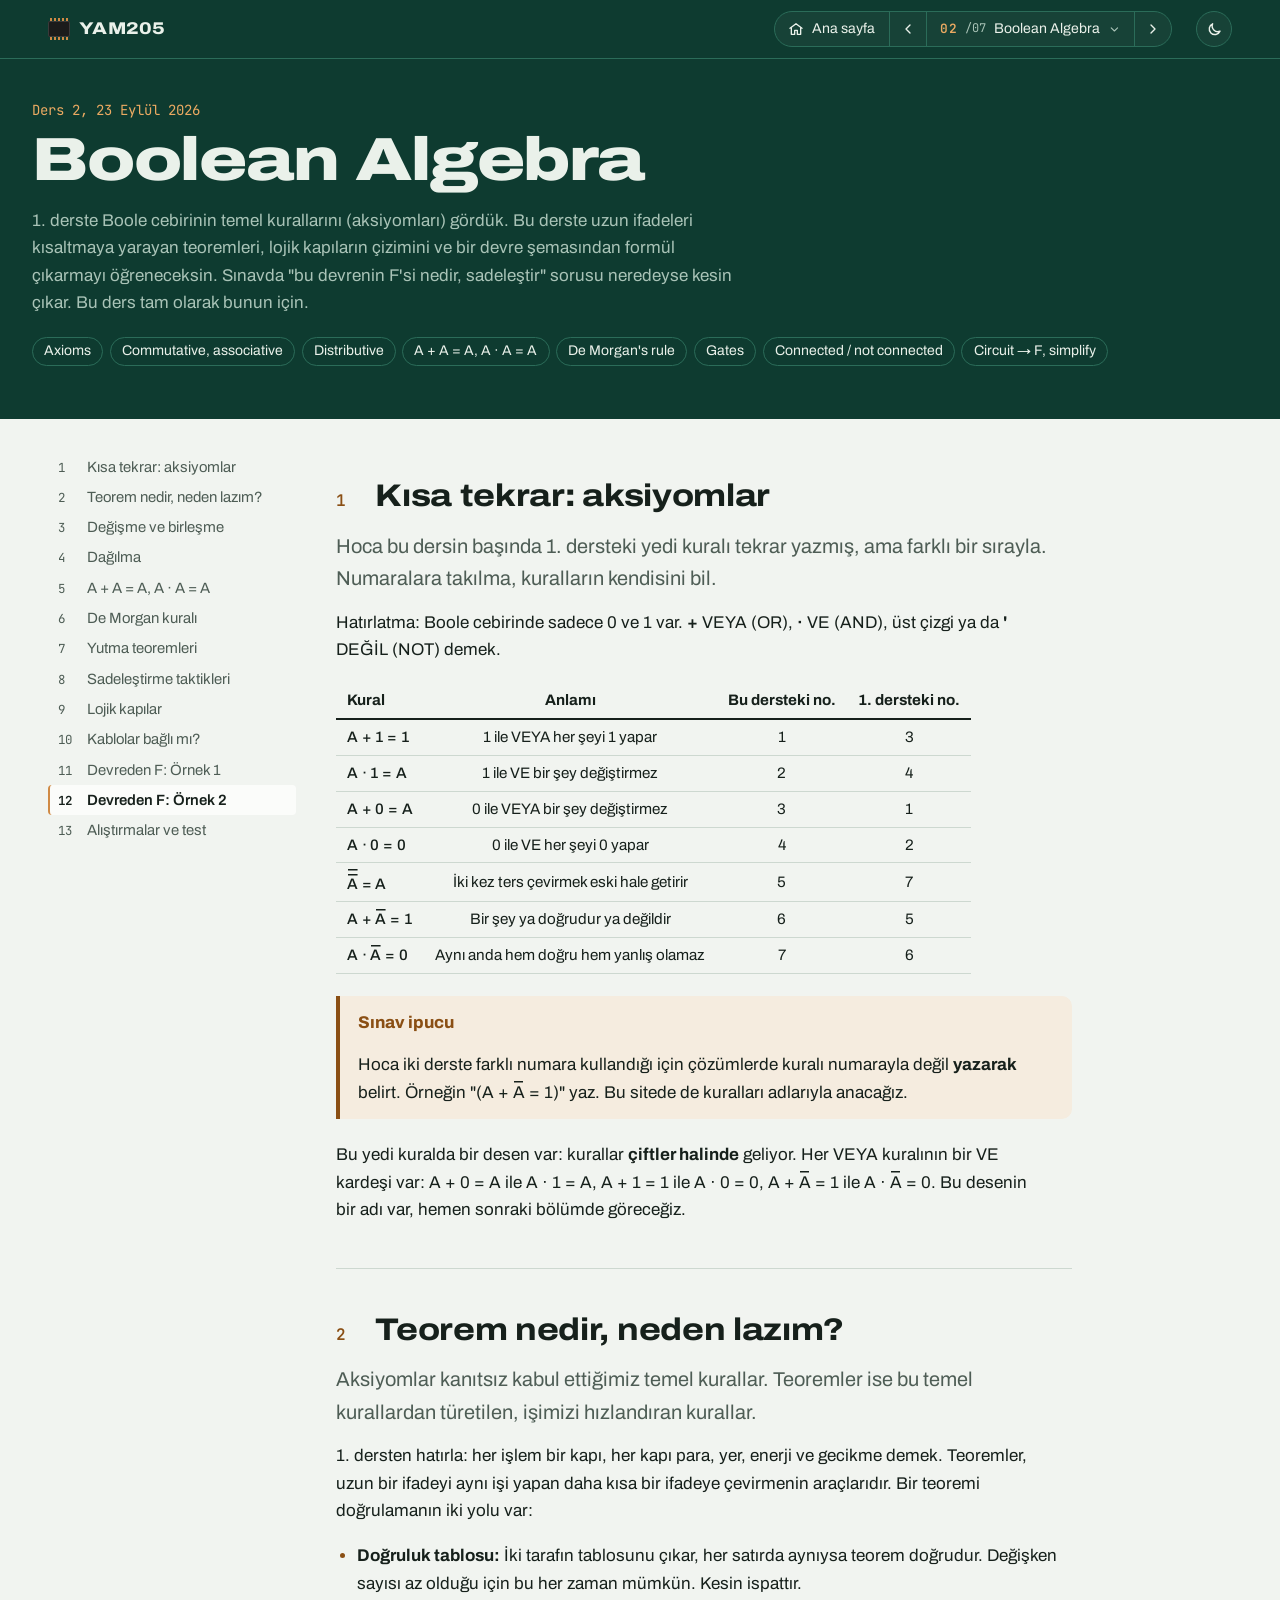
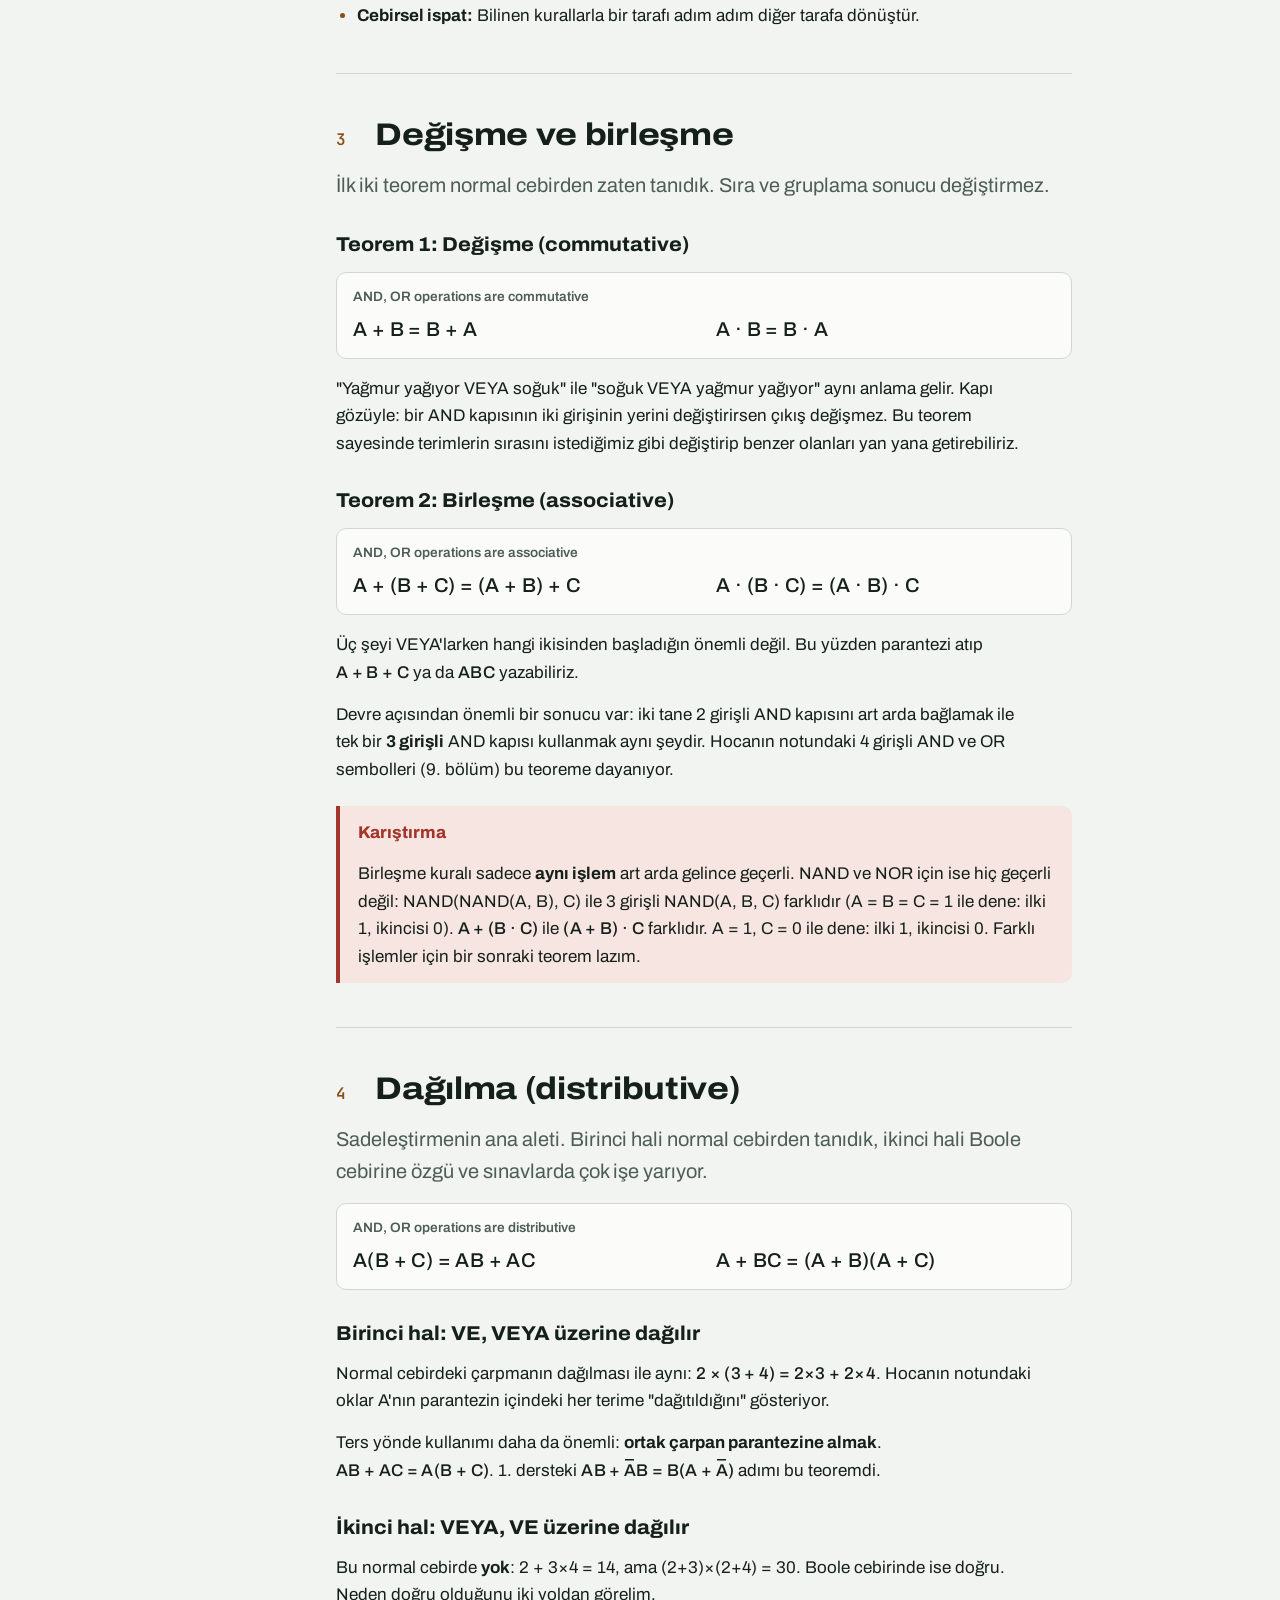
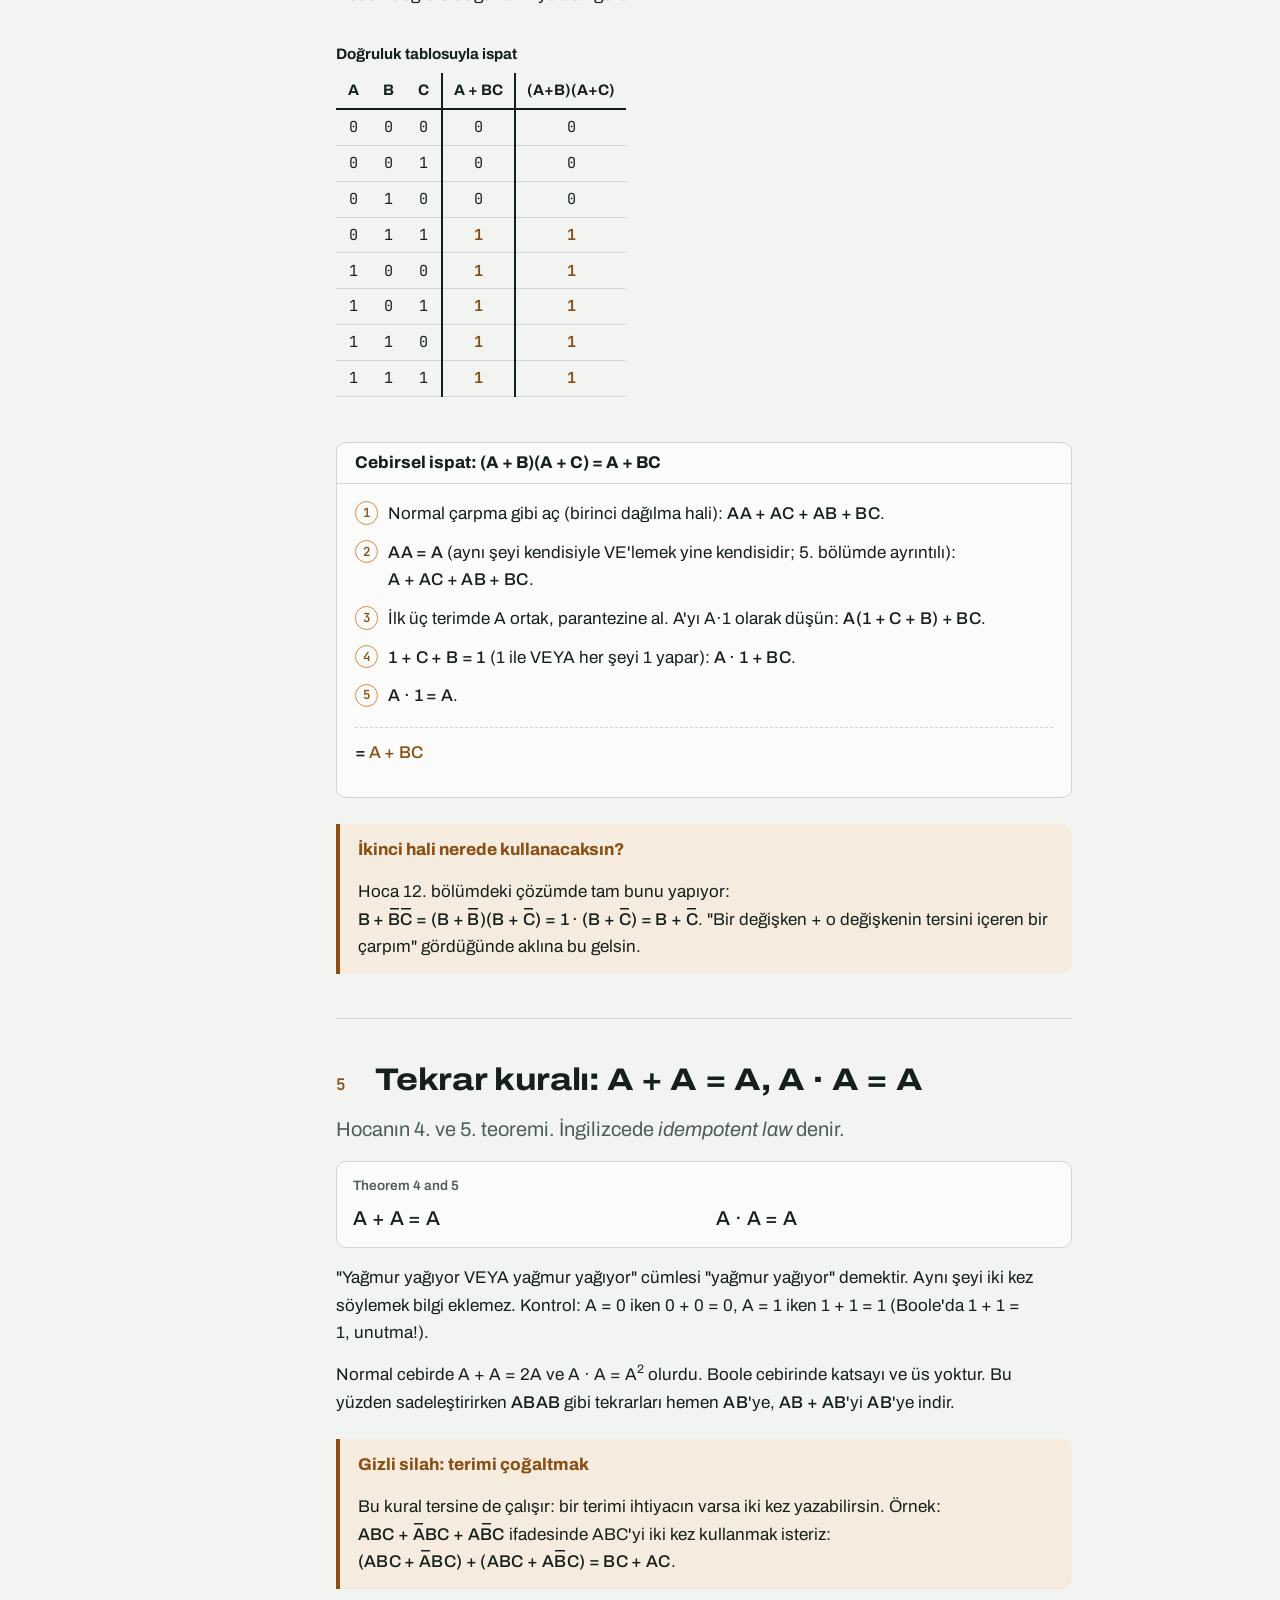
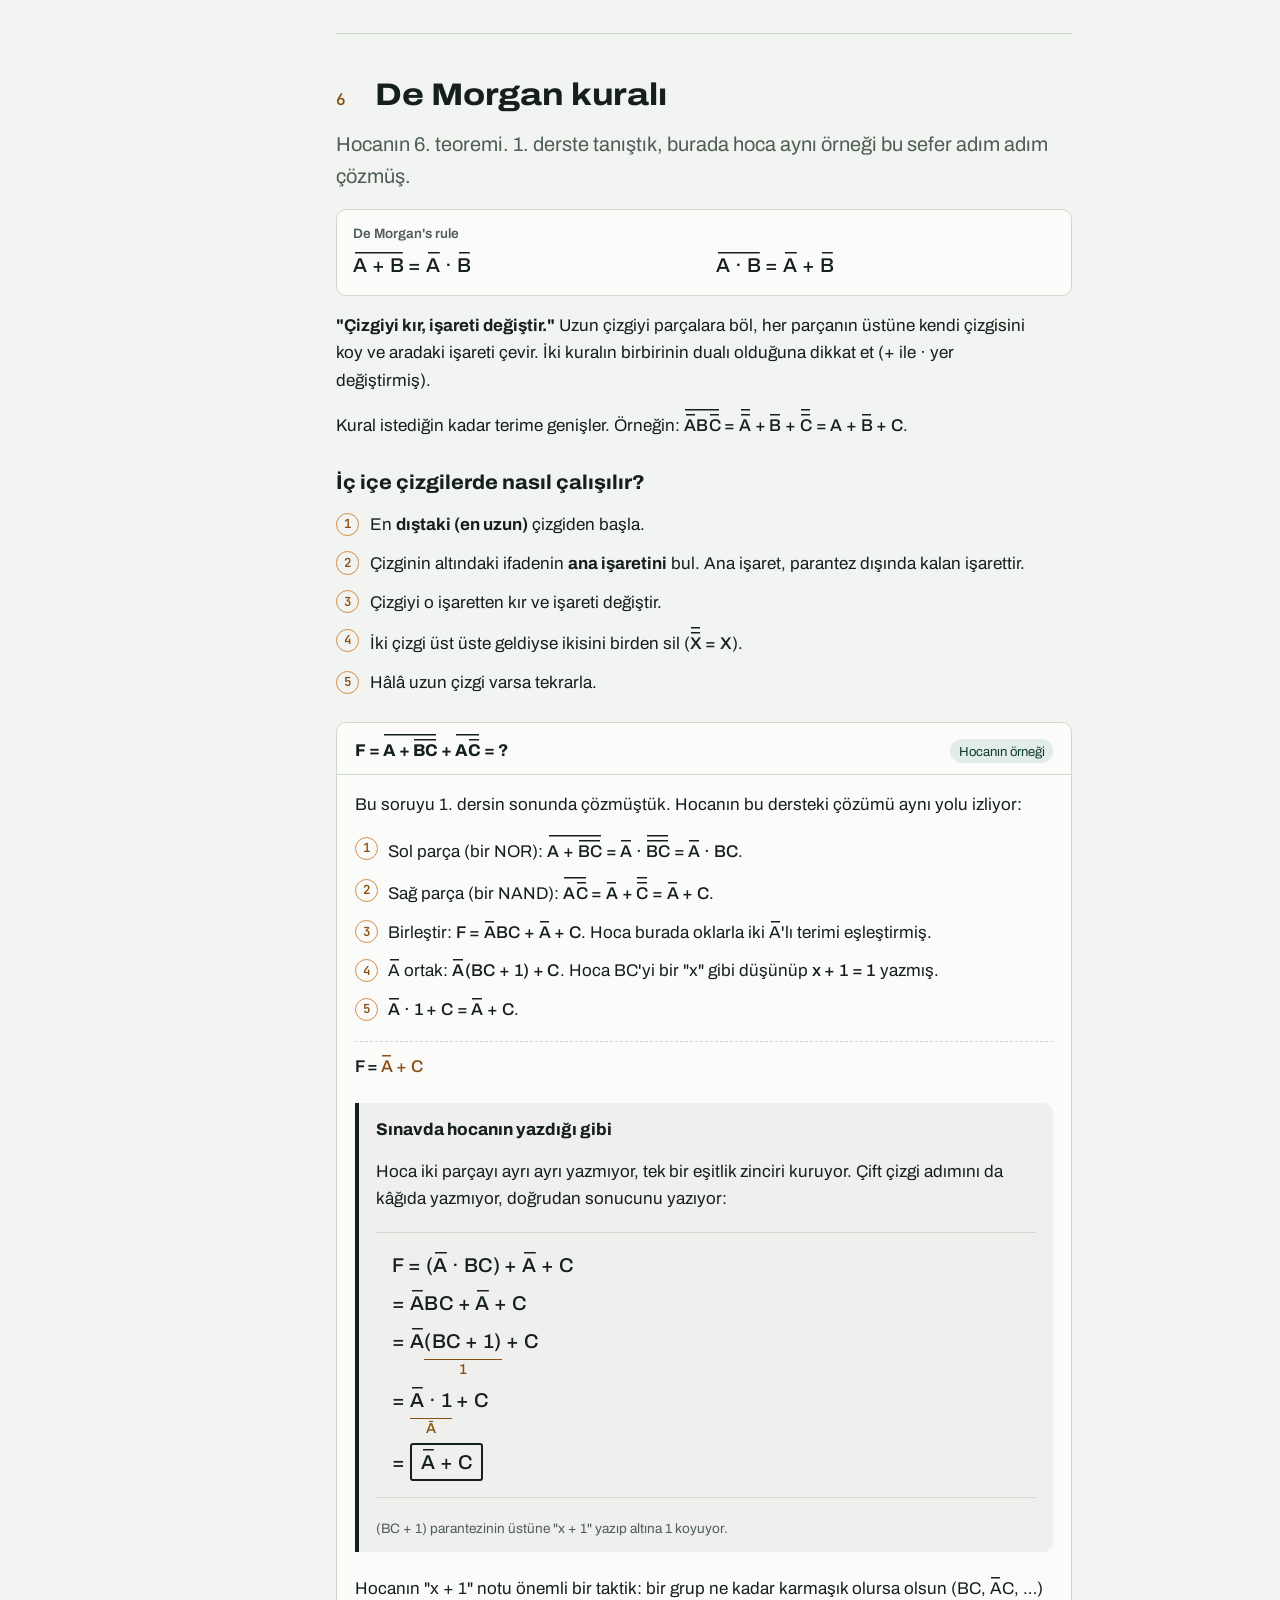
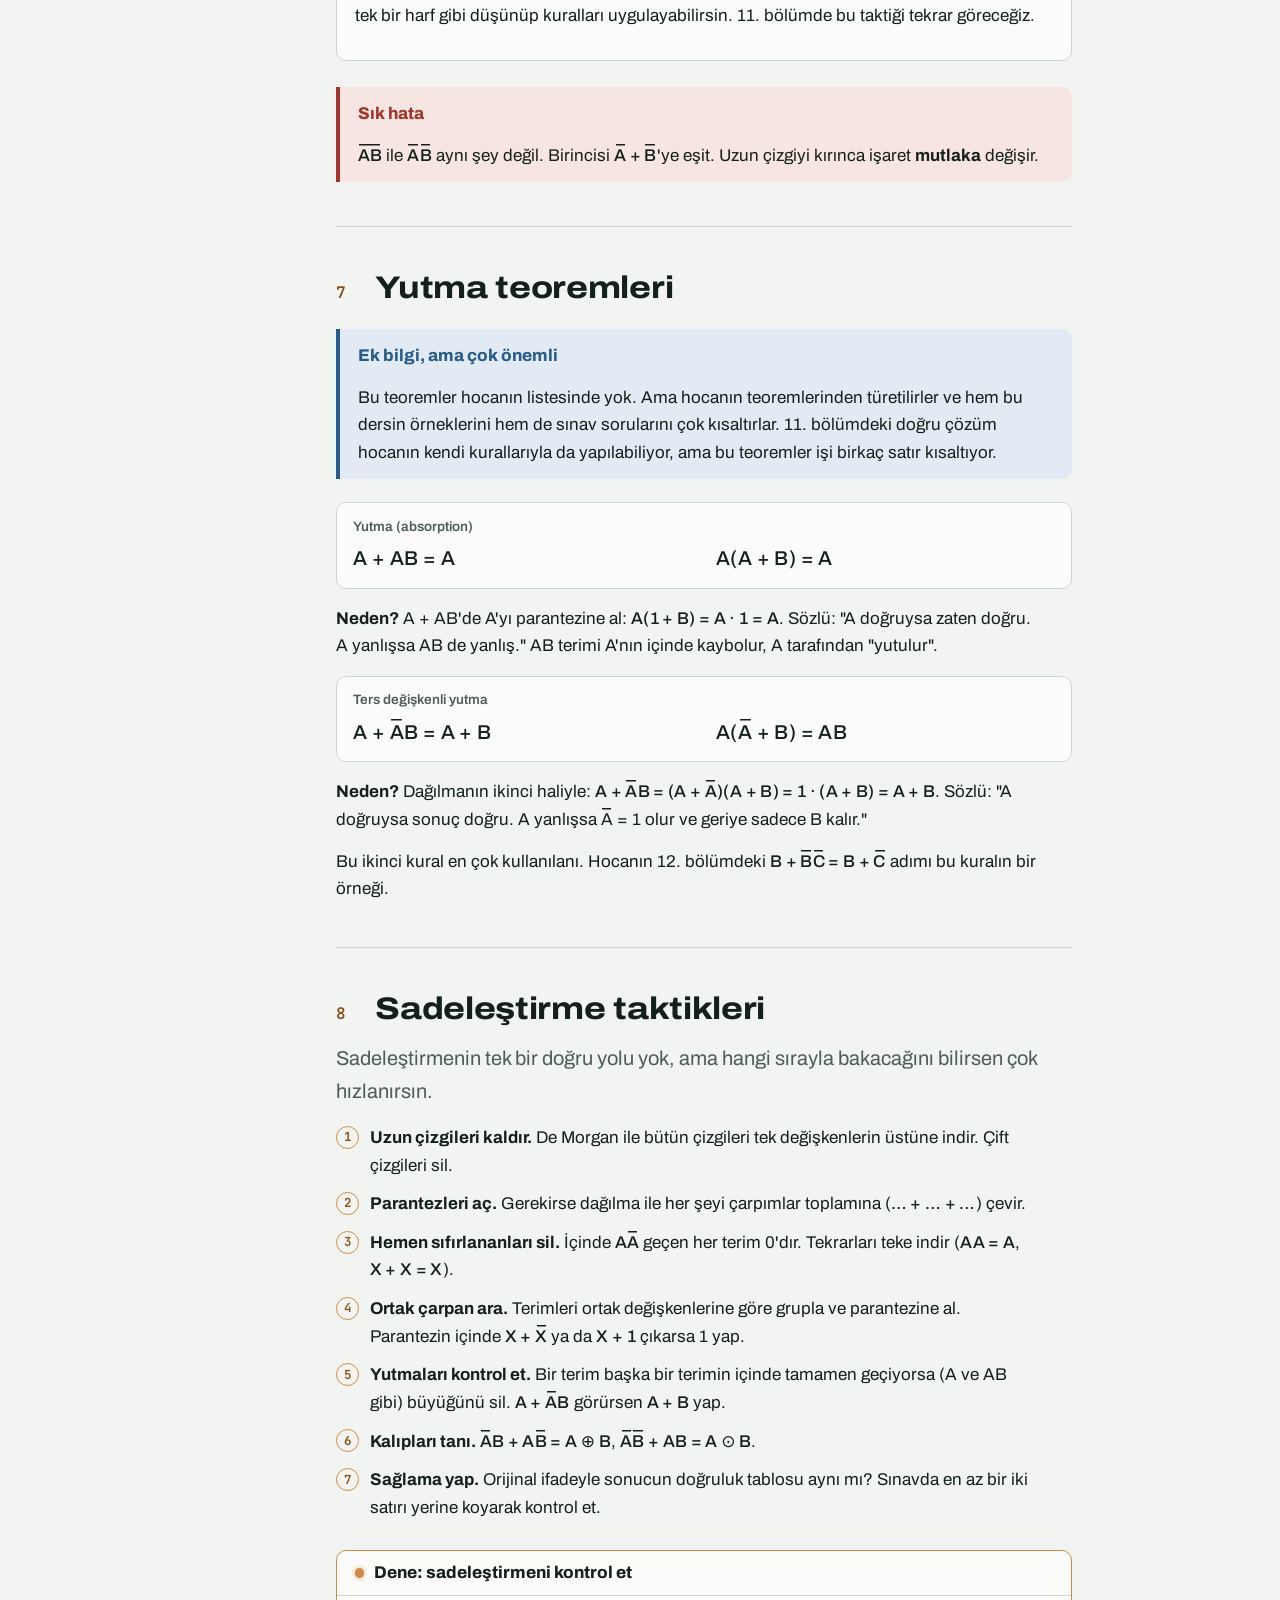
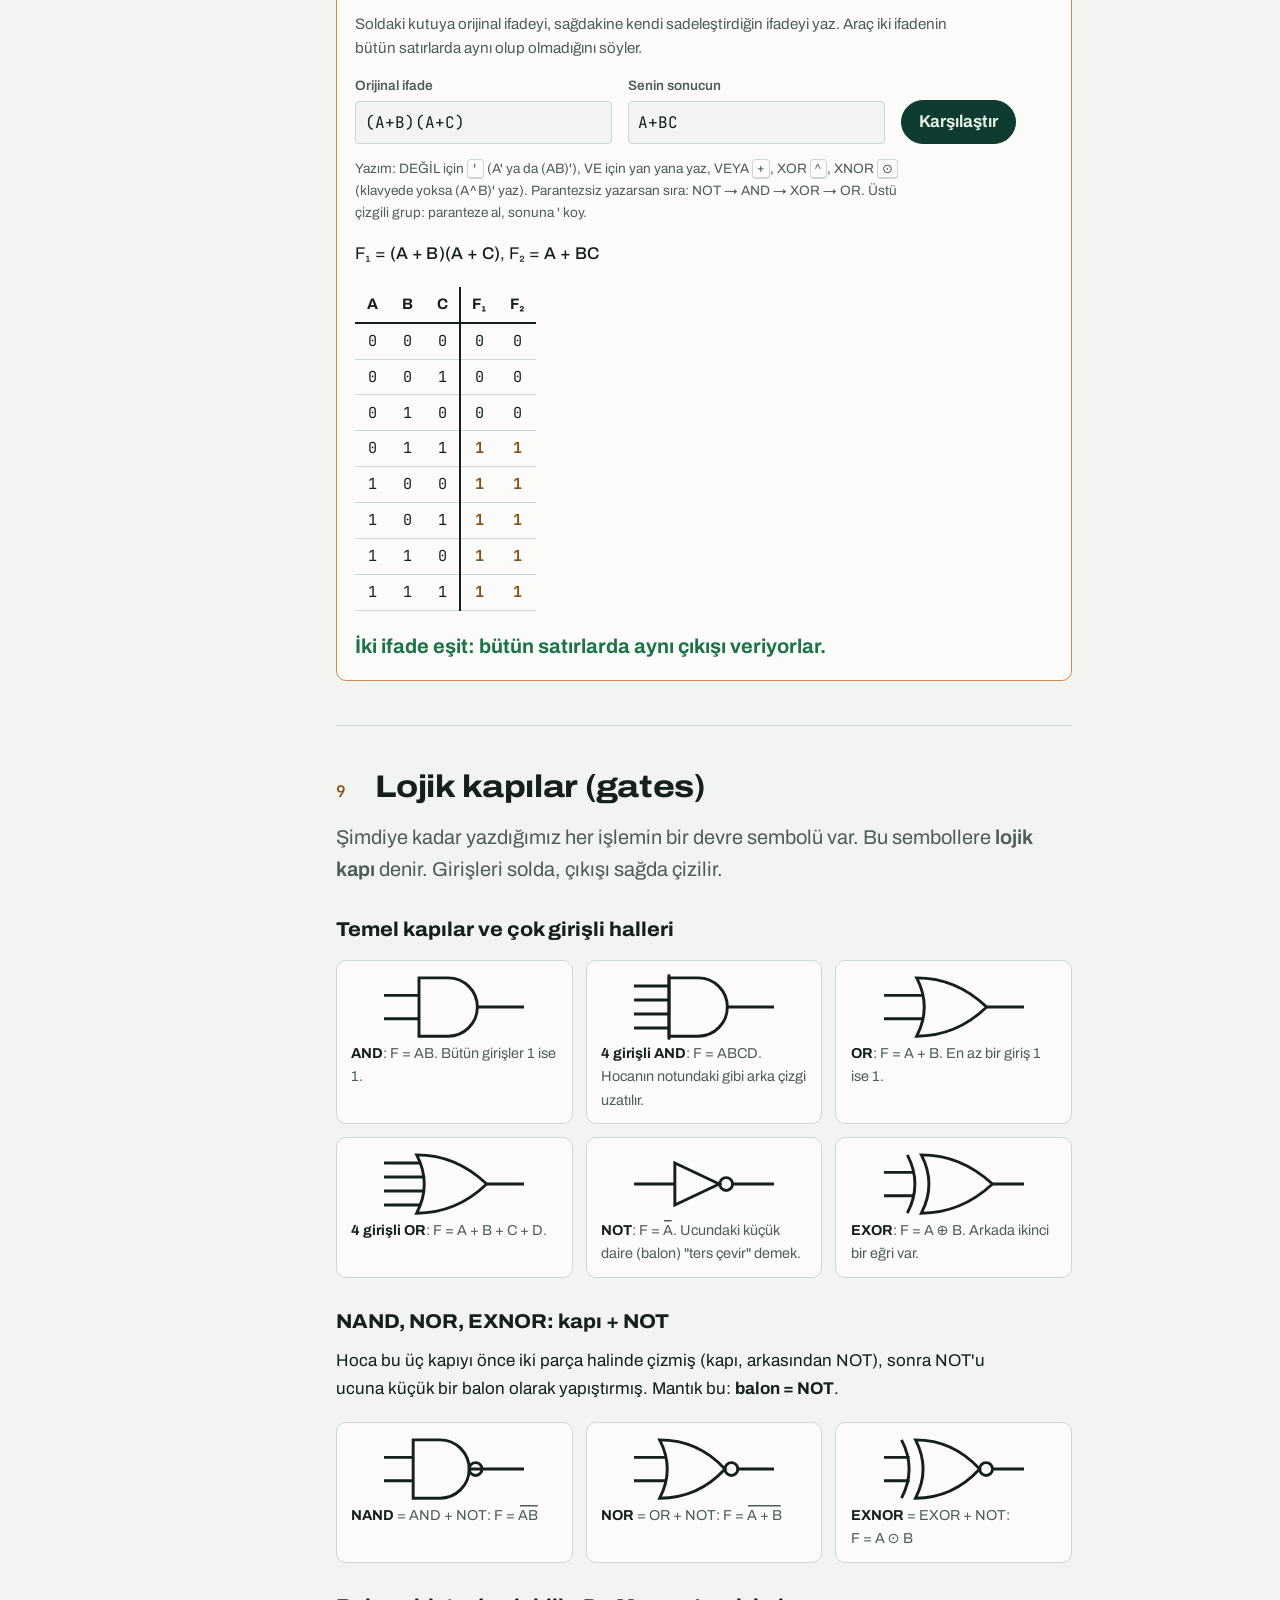
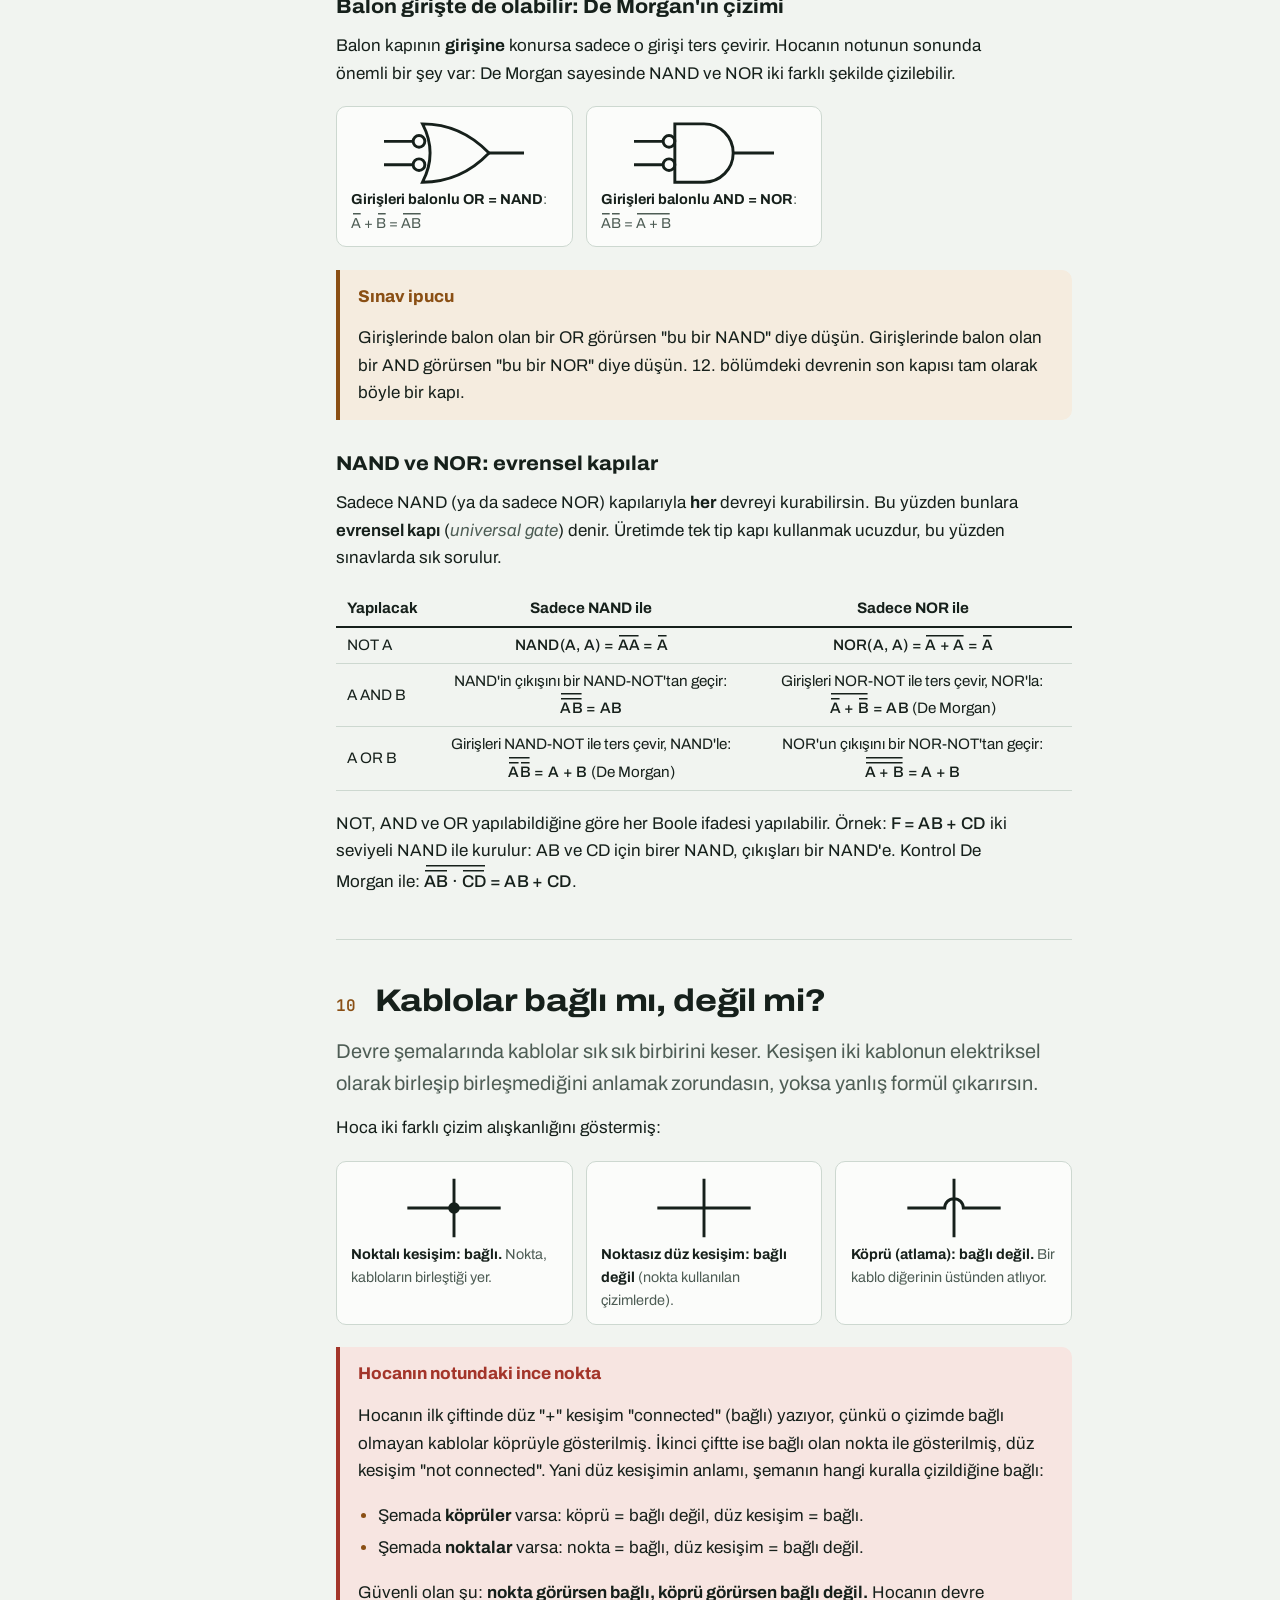
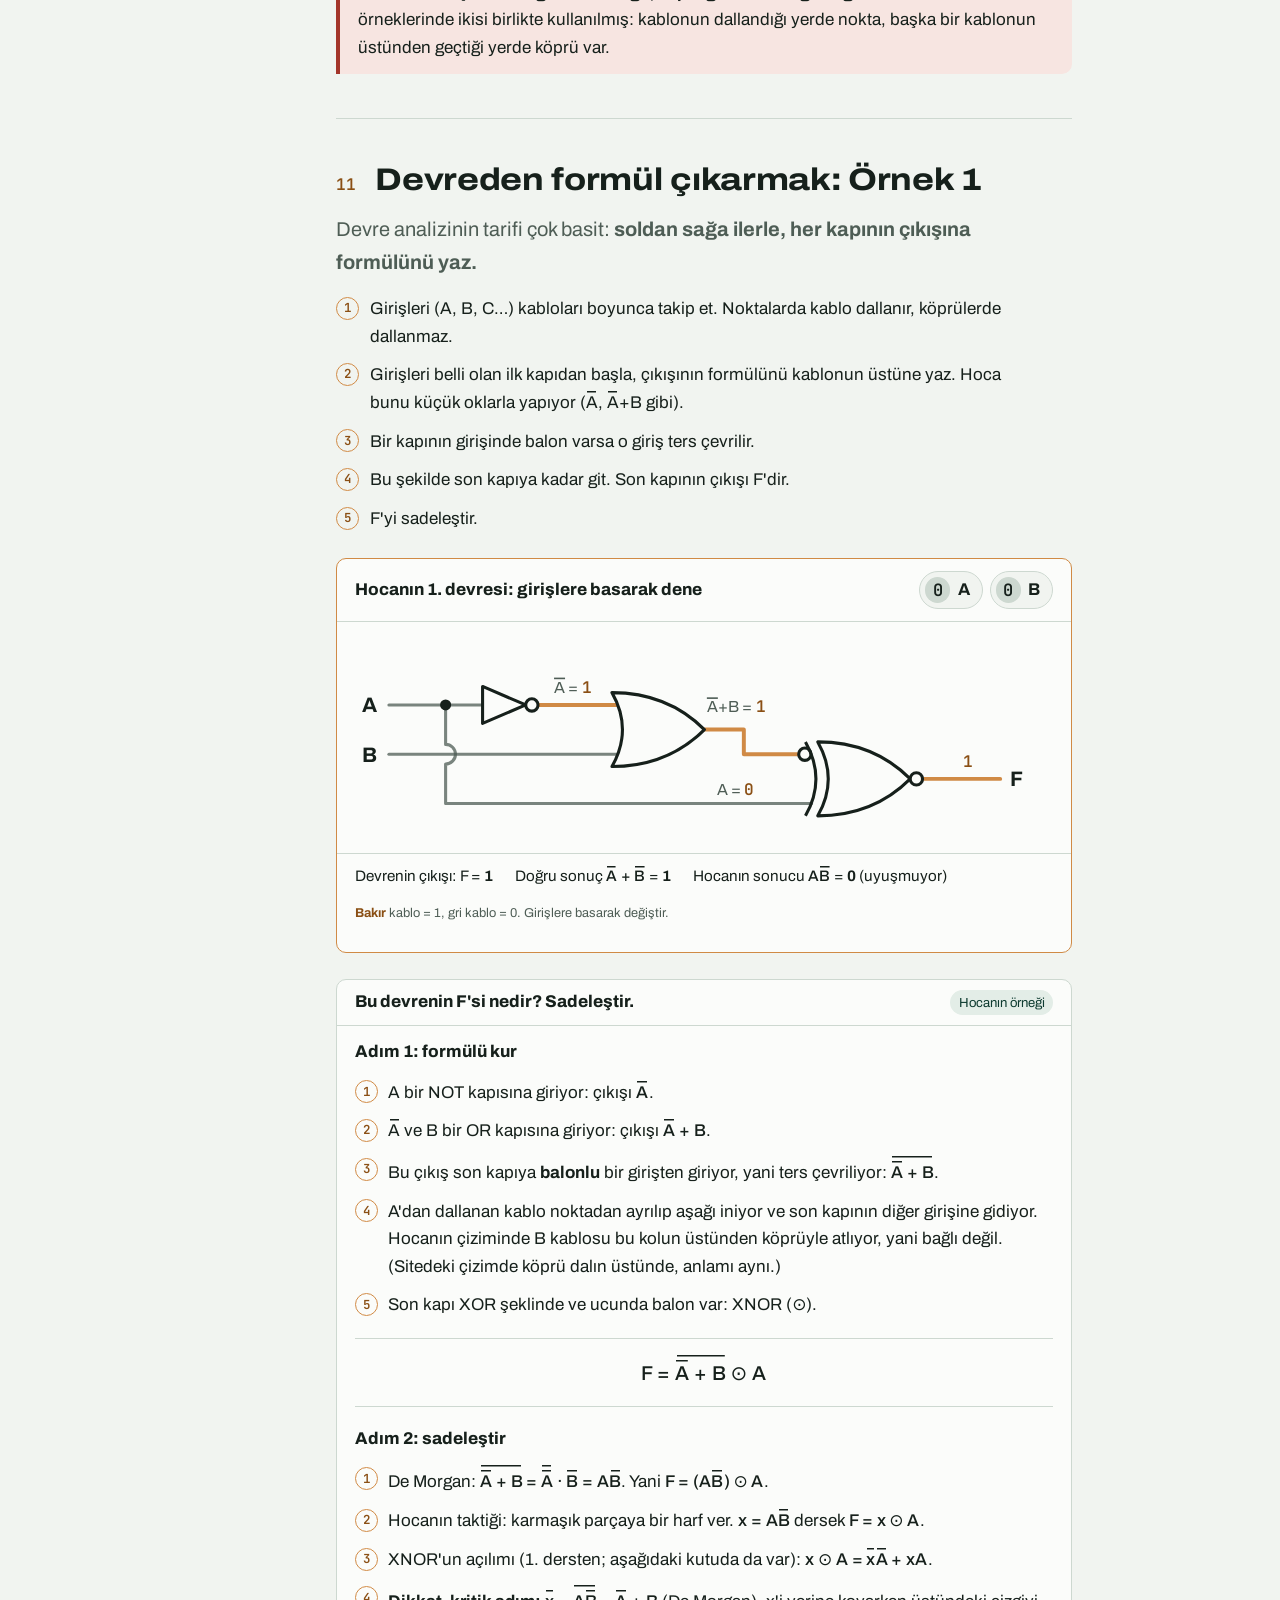
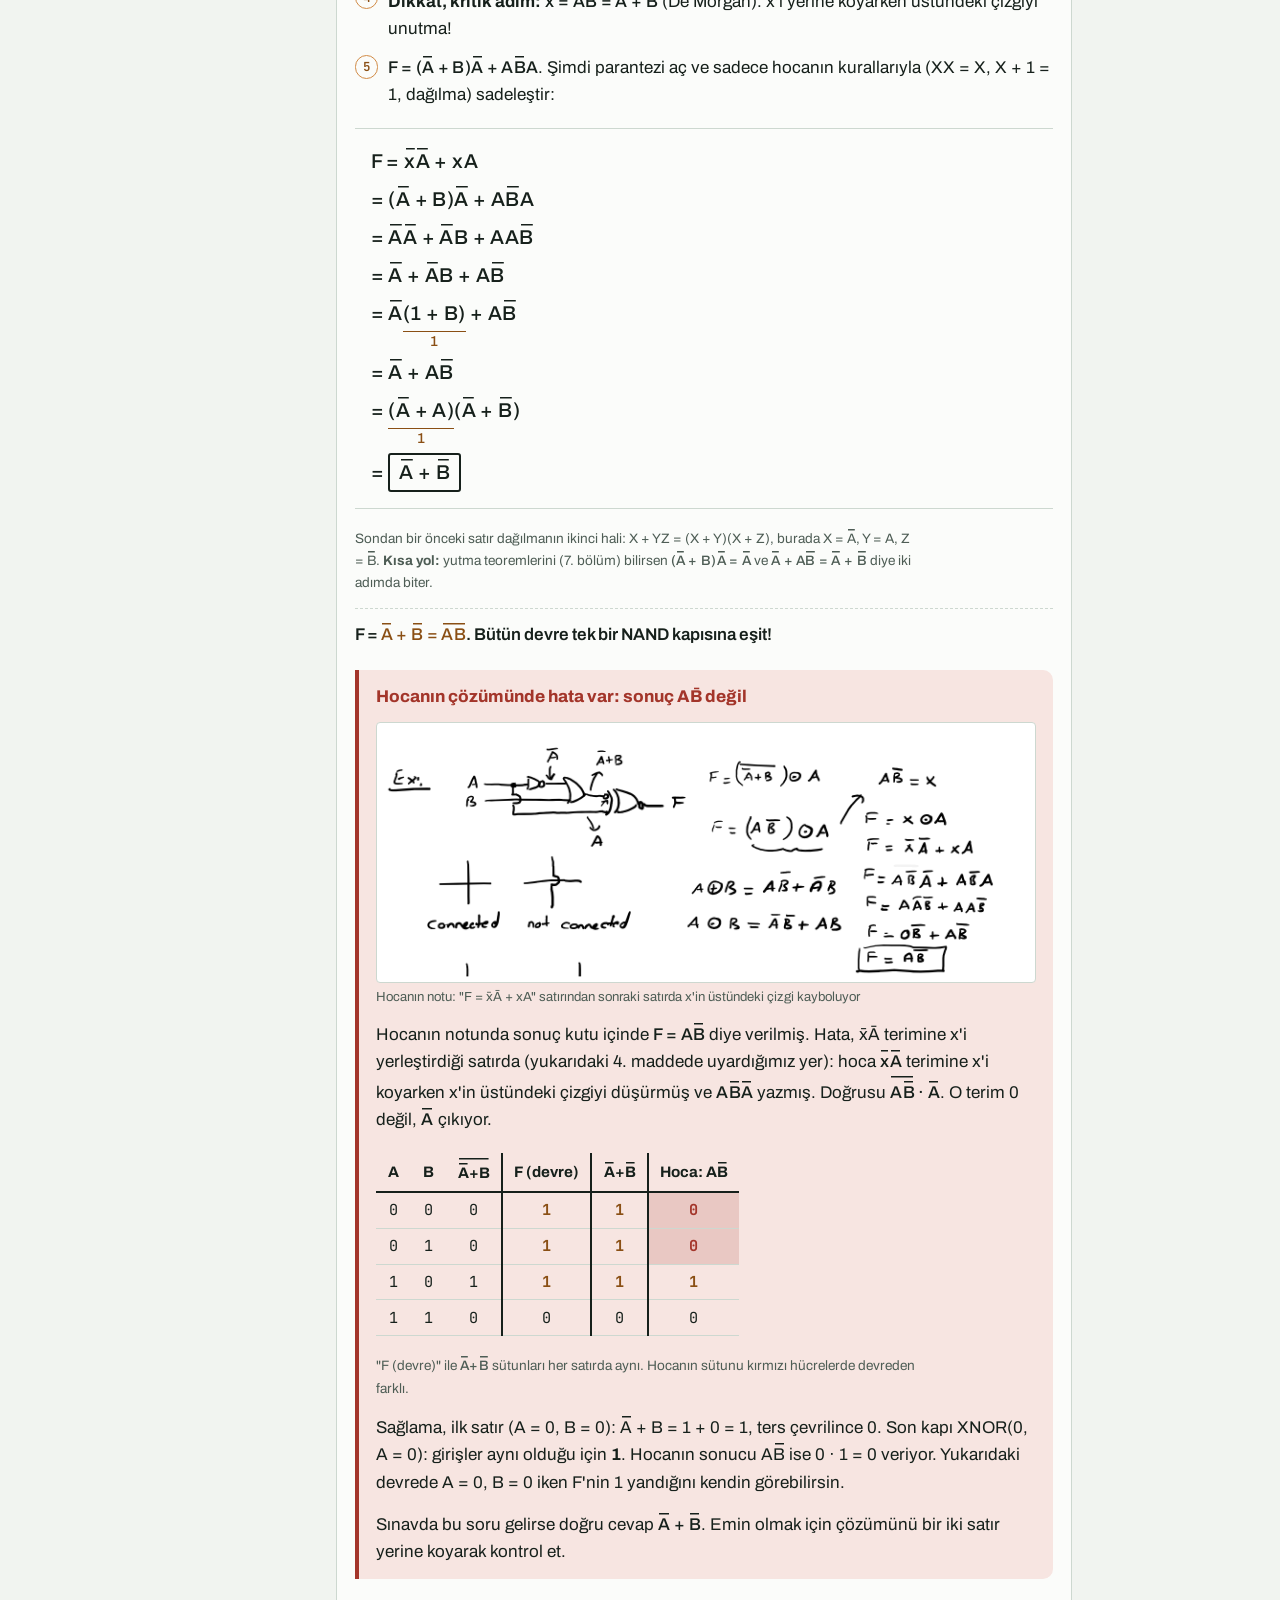
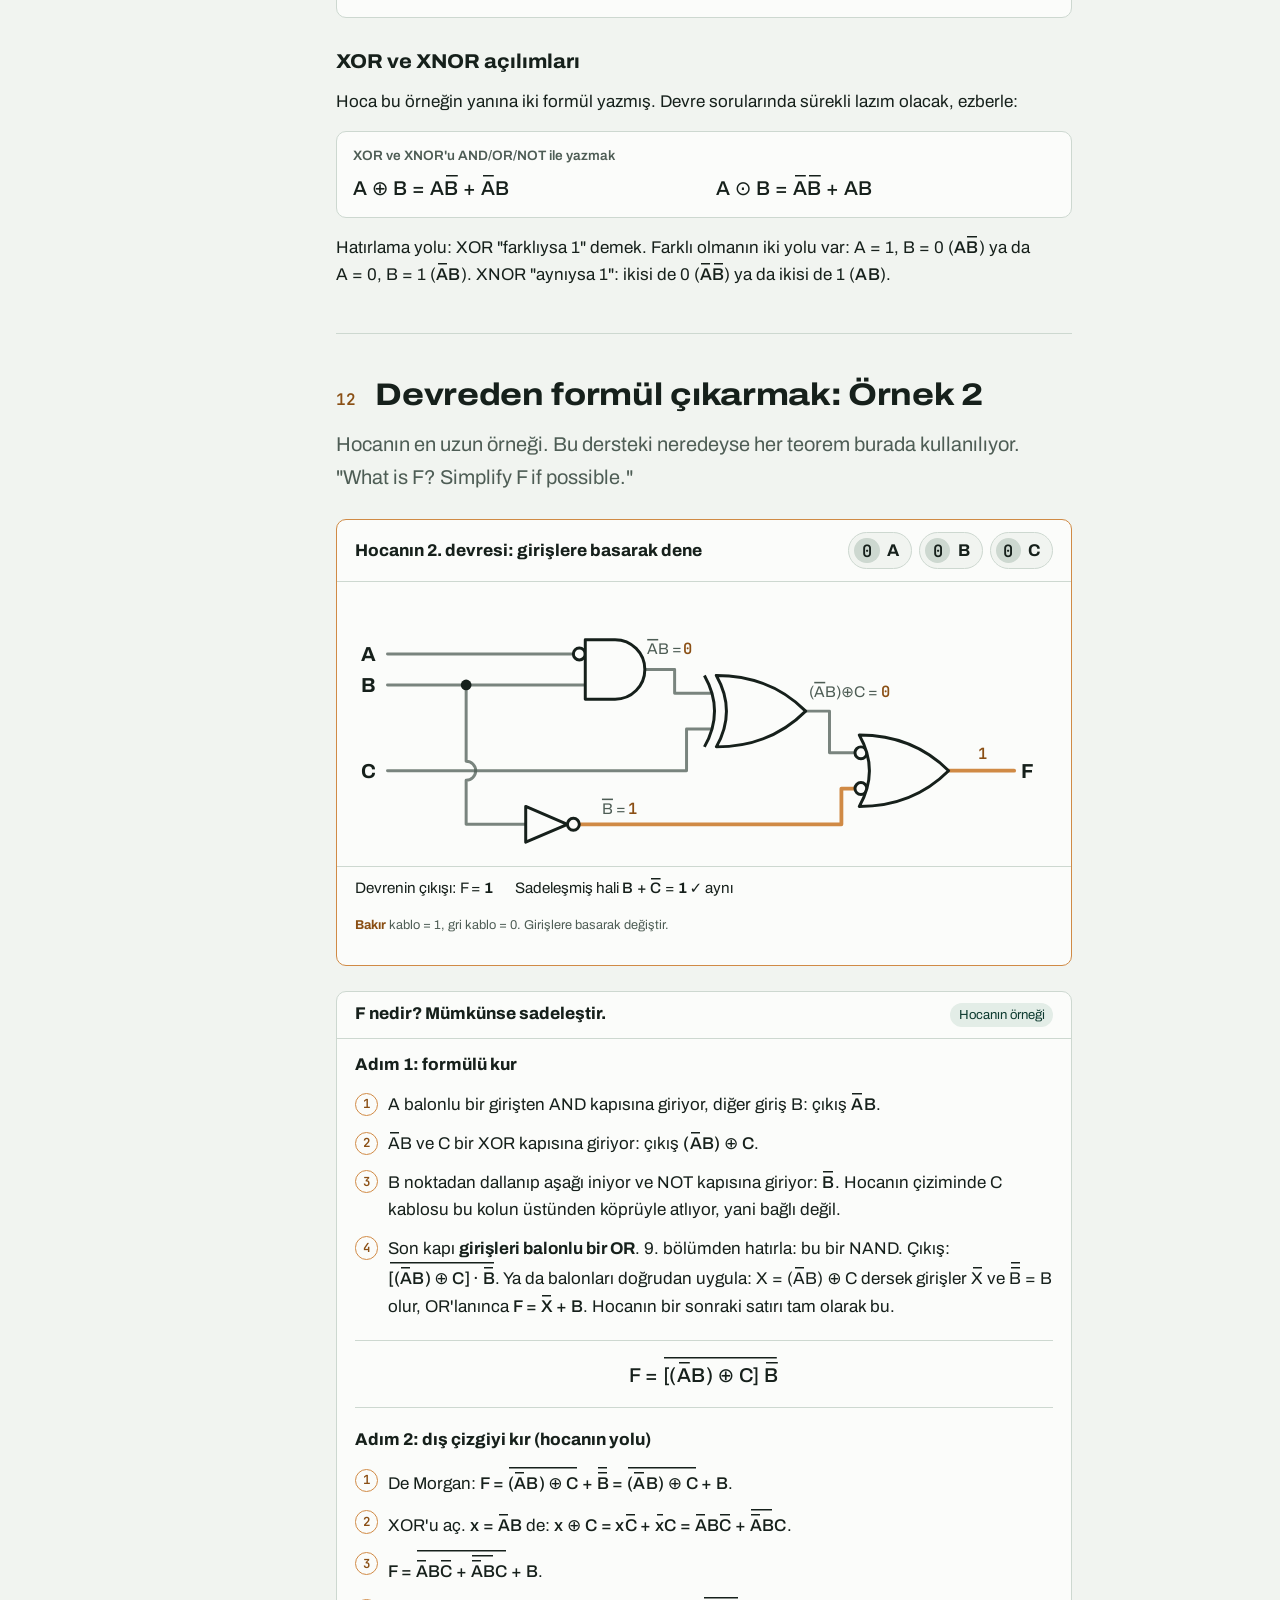
<file: lessons/02-boole-cebiri.html>
<!doctype html>
<html lang="tr">
<head>
  <meta charset="utf-8">
  <meta name="viewport" content="width=device-width, initial-scale=1">
  <title>Boolean Algebra | YAM205</title>
  <meta name="description" content="Ders 2: Boole cebiri teoremleri, De Morgan, lojik kapılar ve devreden ifade çıkarma. Sıfırdan anlatım ve etkileşimli devreler.">
  <link rel="icon" href="../favicon.ico" sizes="any">
  <link rel="icon" href="../assets/img/favicon.svg" type="image/svg+xml">
  <link rel="apple-touch-icon" href="../assets/img/apple-touch-icon.png">
  <meta name="theme-color" content="#0E3B30">
  <link rel="preconnect" href="https://fonts.googleapis.com">
  <link rel="preconnect" href="https://fonts.gstatic.com" crossorigin>
  <link href="https://fonts.googleapis.com/css2?family=Archivo:ital,wdth,wght@0,62..125,100..900;1,62..125,100..900&family=JetBrains+Mono:wght@400;600&display=swap" rel="stylesheet">
  <link rel="stylesheet" href="../assets/css/style.css">
</head>
<body data-lesson="02">
  <a class="skip" href="#icerik">İçeriğe geç</a>

  <header class="topbar">
    <div class="topbar-inner">
      <a class="brand" href="../index.html"><span class="brand-chip" aria-hidden="true"></span>YAM205</a>
      <span class="crumb">Ders 2 / 7 <strong>Boolean Algebra</strong></span>
      <span class="spacer"></span>
      <button class="icon-btn" type="button" data-theme-toggle>Koyu tema</button>
    </div>
  </header>

  <div class="lesson-head">
    <div class="lesson-head-inner">
      <p class="kicker">Ders 2, 23 Eylül 2026</p>
      <h1>Boolean Algebra</h1>
      <p>1. derste Boole cebirinin temel kurallarını (aksiyomları) gördük. Bu derste uzun ifadeleri kısaltmaya yarayan teoremleri, lojik kapıların çizimini ve bir devre şemasından formül çıkarmayı öğreneceksin. Sınavda "bu devrenin F'si nedir, sadeleştir" sorusu neredeyse kesin çıkar. Bu ders tam olarak bunun için.</p>
      <ul class="covers" aria-label="Bu dersin konuları">
        <li>Axioms</li>
        <li>Commutative, associative</li>
        <li>Distributive</li>
        <li>A + A = A, A · A = A</li>
        <li>De Morgan's rule</li>
        <li>Gates</li>
        <li>Connected / not connected</li>
        <li>Circuit → F, simplify</li>
      </ul>
    </div>
  </div>

  <div class="layout">
    <nav class="toc" aria-label="Bu dersin bölümleri">
      <details>
        <summary>Bölümler</summary>
        <ol>
          <li><a href="#giris"><span class="n">1</span><span>Kısa tekrar: aksiyomlar</span></a></li>
          <li><a href="#neden"><span class="n">2</span><span>Teorem nedir, neden lazım?</span></a></li>
          <li><a href="#degisme"><span class="n">3</span><span>Değişme ve birleşme</span></a></li>
          <li><a href="#dagilma"><span class="n">4</span><span>Dağılma</span></a></li>
          <li><a href="#tekrar"><span class="n">5</span><span>A + A = A, A · A = A</span></a></li>
          <li><a href="#demorgan"><span class="n">6</span><span>De Morgan kuralı</span></a></li>
          <li><a href="#yutma"><span class="n">7</span><span>Yutma teoremleri</span></a></li>
          <li><a href="#strateji"><span class="n">8</span><span>Sadeleştirme taktikleri</span></a></li>
          <li><a href="#kapilar"><span class="n">9</span><span>Lojik kapılar</span></a></li>
          <li><a href="#kablo"><span class="n">10</span><span>Kablolar bağlı mı?</span></a></li>
          <li><a href="#ornek1"><span class="n">11</span><span>Devreden F: Örnek 1</span></a></li>
          <li><a href="#ornek2"><span class="n">12</span><span>Devreden F: Örnek 2</span></a></li>
          <li><a href="#alistirma"><span class="n">13</span><span>Alıştırmalar ve test</span></a></li>
        </ol>
      </details>
    </nav>

    <main class="content" id="icerik">

<!-- ============================================================ 1 -->
<section id="giris">
  <h2><span class="n">1</span>Kısa tekrar: aksiyomlar</h2>
  <p class="lead">Hoca bu dersin başında 1. dersteki yedi kuralı tekrar yazmış, ama farklı bir sırayla. Numaralara takılma, kuralların kendisini bil.</p>
  <p>Hatırlatma: Boole cebirinde sadece 0 ve 1 var. <b>+</b> VEYA (OR), <b>·</b> VE (AND), üst çizgi ya da <b>'</b> DEĞİL (NOT) demek.</p>
  <div class="table-wrap"><table class="data">
    <thead><tr><th>Kural</th><th>Anlamı</th><th>Bu dersteki no.</th><th>1. dersteki no.</th></tr></thead>
    <tbody>
      <tr><td class="m">A + 1 = 1</td><td>1 ile VEYA her şeyi 1 yapar</td><td>1</td><td>3</td></tr>
      <tr><td class="m">A · 1 = A</td><td>1 ile VE bir şey değiştirmez</td><td>2</td><td>4</td></tr>
      <tr><td class="m">A + 0 = A</td><td>0 ile VEYA bir şey değiştirmez</td><td>3</td><td>1</td></tr>
      <tr><td class="m">A · 0 = 0</td><td>0 ile VE her şeyi 0 yapar</td><td>4</td><td>2</td></tr>
      <tr><td class="m"><span class="ov"><span class="ov">A</span></span> = A</td><td>İki kez ters çevirmek eski hale getirir</td><td>5</td><td>7</td></tr>
      <tr><td class="m">A + <span class="ov">A</span> = 1</td><td>Bir şey ya doğrudur ya değildir</td><td>6</td><td>5</td></tr>
      <tr><td class="m">A · <span class="ov">A</span> = 0</td><td>Aynı anda hem doğru hem yanlış olamaz</td><td>7</td><td>6</td></tr>
    </tbody>
  </table></div>
  <div class="note tip">
    <span class="note-title">Sınav ipucu</span>
    <p>Hoca iki derste farklı numara kullandığı için çözümlerde kuralı numarayla değil <b>yazarak</b> belirt. Örneğin "(A + <span class="ov">A</span> = 1)" yaz. Bu sitede de kuralları adlarıyla anacağız.</p>
  </div>
  <p>Bu yedi kuralda bir desen var: kurallar <b>çiftler halinde</b> geliyor. Her VEYA kuralının bir VE kardeşi var: A + 0 = A ile A · 1 = A, A + 1 = 1 ile A · 0 = 0, A + <span class="ov">A</span> = 1 ile A · <span class="ov">A</span> = 0. Bu desenin bir adı var, hemen sonraki bölümde göreceğiz.</p>
</section>

<!-- ============================================================ 2 -->
<section id="neden">
  <h2><span class="n">2</span>Teorem nedir, neden lazım?</h2>
  <p class="lead">Aksiyomlar kanıtsız kabul ettiğimiz temel kurallar. Teoremler ise bu temel kurallardan türetilen, işimizi hızlandıran kurallar.</p>
  <p>1. dersten hatırla: her işlem bir kapı, her kapı para, yer, enerji ve gecikme demek. Teoremler, uzun bir ifadeyi aynı işi yapan daha kısa bir ifadeye çevirmenin araçlarıdır. Bir teoremi doğrulamanın iki yolu var:</p>
  <ul>
    <li><b>Doğruluk tablosu:</b> İki tarafın tablosunu çıkar, her satırda aynıysa teorem doğrudur. Değişken sayısı az olduğu için bu her zaman mümkün. Kesin ispattır.</li>
    <li><b>Cebirsel ispat:</b> Bilinen kurallarla bir tarafı adım adım diğer tarafa dönüştür.</li>
  </ul>

</section>

<!-- ============================================================ 3 -->
<section id="degisme">
  <h2><span class="n">3</span>Değişme ve birleşme</h2>
  <p class="lead">İlk iki teorem normal cebirden zaten tanıdık. Sıra ve gruplama sonucu değiştirmez.</p>

  <h3>Teorem 1: Değişme (commutative)</h3>
  <div class="theorem">
    <span class="tlabel">AND, OR operations are commutative</span>
    <span class="m">A + B = B + A</span>
    <span class="m">A · B = B · A</span>
  </div>
  <p>"Yağmur yağıyor VEYA soğuk" ile "soğuk VEYA yağmur yağıyor" aynı anlama gelir. Kapı gözüyle: bir AND kapısının iki girişinin yerini değiştirirsen çıkış değişmez. Bu teorem sayesinde terimlerin sırasını istediğimiz gibi değiştirip benzer olanları yan yana getirebiliriz.</p>

  <h3>Teorem 2: Birleşme (associative)</h3>
  <div class="theorem">
    <span class="tlabel">AND, OR operations are associative</span>
    <span class="m">A + (B + C) = (A + B) + C</span>
    <span class="m">A · (B · C) = (A · B) · C</span>
  </div>
  <p>Üç şeyi VEYA'larken hangi ikisinden başladığın önemli değil. Bu yüzden parantezi atıp <span class="m">A + B + C</span> ya da <span class="m">ABC</span> yazabiliriz.</p>
  <p>Devre açısından önemli bir sonucu var: iki tane 2 girişli AND kapısını art arda bağlamak ile tek bir <b>3 girişli</b> AND kapısı kullanmak aynı şeydir. Hocanın notundaki 4 girişli AND ve OR sembolleri (9. bölüm) bu teoreme dayanıyor.</p>
  <div class="note warn">
    <span class="note-title">Karıştırma</span>
    <p>Birleşme kuralı sadece <b>aynı işlem</b> art arda gelince geçerli. NAND ve NOR için ise hiç geçerli değil: NAND(NAND(A, B), C) ile 3 girişli NAND(A, B, C) farklıdır (A = B = C = 1 ile dene: ilki 1, ikincisi 0). <span class="m">A + (B · C)</span> ile <span class="m">(A + B) · C</span> farklıdır. A = 1, C = 0 ile dene: ilki 1, ikincisi 0. Farklı işlemler için bir sonraki teorem lazım.</p>
  </div>
</section>

<!-- ============================================================ 4 -->
<section id="dagilma">
  <h2><span class="n">4</span>Dağılma (distributive)</h2>
  <p class="lead">Sadeleştirmenin ana aleti. Birinci hali normal cebirden tanıdık, ikinci hali Boole cebirine özgü ve sınavlarda çok işe yarıyor.</p>
  <div class="theorem">
    <span class="tlabel">AND, OR operations are distributive</span>
    <span class="m">A(B + C) = AB + AC</span>
    <span class="m">A + BC = (A + B)(A + C)</span>
  </div>

  <h3>Birinci hal: VE, VEYA üzerine dağılır</h3>
  <p>Normal cebirdeki çarpmanın dağılması ile aynı: <span class="m">2 × (3 + 4) = 2×3 + 2×4</span>. Hocanın notundaki oklar A'nın parantezin içindeki her terime "dağıtıldığını" gösteriyor.</p>
  <p>Ters yönde kullanımı daha da önemli: <b>ortak çarpan parantezine almak</b>. <span class="m">AB + AC = A(B + C)</span>. 1. dersteki <span class="m">AB + <span class="ov">A</span>B = B(A + <span class="ov">A</span>)</span> adımı bu teoremdi.</p>

  <h3>İkinci hal: VEYA, VE üzerine dağılır</h3>
  <p>Bu normal cebirde <b>yok</b>: 2 + 3×4 = 14, ama (2+3)×(2+4) = 30. Boole cebirinde ise doğru. Neden doğru olduğunu iki yoldan görelim.</p>
  <div class="tables-row">
    <div class="table-wrap"><table class="tt">
      <caption>Doğruluk tablosuyla ispat</caption>
      <thead><tr><th>A</th><th>B</th><th>C</th><th class="out">A + BC</th><th class="out">(A+B)(A+C)</th></tr></thead>
      <tbody>
        <tr><td>0</td><td>0</td><td>0</td><td class="out">0</td><td class="out">0</td></tr>
        <tr><td>0</td><td>0</td><td>1</td><td class="out">0</td><td class="out">0</td></tr>
        <tr><td>0</td><td>1</td><td>0</td><td class="out">0</td><td class="out">0</td></tr>
        <tr><td>0</td><td>1</td><td>1</td><td class="out one">1</td><td class="out one">1</td></tr>
        <tr><td>1</td><td>0</td><td>0</td><td class="out one">1</td><td class="out one">1</td></tr>
        <tr><td>1</td><td>0</td><td>1</td><td class="out one">1</td><td class="out one">1</td></tr>
        <tr><td>1</td><td>1</td><td>0</td><td class="out one">1</td><td class="out one">1</td></tr>
        <tr><td>1</td><td>1</td><td>1</td><td class="out one">1</td><td class="out one">1</td></tr>
      </tbody>
    </table></div>
  </div>
  <div class="example">
    <div class="example-head"><h4>Cebirsel ispat: (A + B)(A + C) = A + BC</h4></div>
    <div class="example-body">
      <ol class="steps">
        <li>Normal çarpma gibi aç (birinci dağılma hali): <span class="m">AA + AC + AB + BC</span>.</li>
        <li><span class="m">AA = A</span> (aynı şeyi kendisiyle VE'lemek yine kendisidir; 5. bölümde ayrıntılı): <span class="m">A + AC + AB + BC</span>.</li>
        <li>İlk üç terimde A ortak, parantezine al. A'yı A·1 olarak düşün: <span class="m">A(1 + C + B) + BC</span>.</li>
        <li><span class="m">1 + C + B = 1</span> (1 ile VEYA her şeyi 1 yapar): <span class="m">A · 1 + BC</span>.</li>
        <li><span class="m">A · 1 = A</span>.</li>
      </ol>
      <p class="answer">= <span class="m">A + BC</span></p>
    </div>
  </div>
  <div class="note tip">
    <span class="note-title">İkinci hali nerede kullanacaksın?</span>
    <p>Hoca 12. bölümdeki çözümde tam bunu yapıyor: <span class="m">B + <span class="ov">B</span><span class="ov">C</span> = (B + <span class="ov">B</span>)(B + <span class="ov">C</span>) = 1 · (B + <span class="ov">C</span>) = B + <span class="ov">C</span></span>. "Bir değişken + o değişkenin tersini içeren bir çarpım" gördüğünde aklına bu gelsin.</p>
  </div>
</section>

<!-- ============================================================ 5 -->
<section id="tekrar">
  <h2><span class="n">5</span>Tekrar kuralı: A + A = A, A · A = A</h2>
  <p class="lead">Hocanın 4. ve 5. teoremi. İngilizcede <span class="en">idempotent law</span> denir.</p>
  <div class="theorem">
    <span class="tlabel">Theorem 4 and 5</span>
    <span class="m">A + A = A</span>
    <span class="m">A · A = A</span>
  </div>
  <p>"Yağmur yağıyor VEYA yağmur yağıyor" cümlesi "yağmur yağıyor" demektir. Aynı şeyi iki kez söylemek bilgi eklemez. Kontrol: A = 0 iken 0 + 0 = 0, A = 1 iken 1 + 1 = 1 (Boole'da 1 + 1 = 1, unutma!).</p>
  <p>Normal cebirde A + A = 2A ve A · A = A² olurdu. Boole cebirinde katsayı ve üs yoktur. Bu yüzden sadeleştirirken <span class="m">ABAB</span> gibi tekrarları hemen <span class="m">AB</span>'ye, <span class="m">AB + AB</span>'yi <span class="m">AB</span>'ye indir.</p>
  <div class="note tip">
    <span class="note-title">Gizli silah: terimi çoğaltmak</span>
    <p>Bu kural tersine de çalışır: bir terimi ihtiyacın varsa iki kez yazabilirsin. Örnek: <span class="m">ABC + <span class="ov">A</span>BC + A<span class="ov">B</span>C</span> ifadesinde ABC'yi iki kez kullanmak isteriz: <span class="m">(ABC + <span class="ov">A</span>BC) + (ABC + A<span class="ov">B</span>C) = BC + AC</span>.</p>
  </div>
</section>

<!-- ============================================================ 6 -->
<section id="demorgan">
  <h2><span class="n">6</span>De Morgan kuralı</h2>
  <p class="lead">Hocanın 6. teoremi. 1. derste tanıştık, burada hoca aynı örneği bu sefer adım adım çözmüş.</p>
  <div class="theorem">
    <span class="tlabel">De Morgan's rule</span>
    <span class="m"><span class="ov">A + B</span> = <span class="ov">A</span> · <span class="ov">B</span></span>
    <span class="m"><span class="ov">A · B</span> = <span class="ov">A</span> + <span class="ov">B</span></span>
  </div>
  <p><b>"Çizgiyi kır, işareti değiştir."</b> Uzun çizgiyi parçalara böl, her parçanın üstüne kendi çizgisini koy ve aradaki işareti çevir. İki kuralın birbirinin dualı olduğuna dikkat et (+ ile · yer değiştirmiş).</p>
  <p>Kural istediğin kadar terime genişler. Örneğin: <span class="m"><span class="ov"><span class="ov">A</span>B<span class="ov">C</span></span> = <span class="ov"><span class="ov">A</span></span> + <span class="ov">B</span> + <span class="ov"><span class="ov">C</span></span> = A + <span class="ov">B</span> + C</span>.</p>

  <h3>İç içe çizgilerde nasıl çalışılır?</h3>
  <ol class="steps">
    <li>En <b>dıştaki (en uzun)</b> çizgiden başla.</li>
    <li>Çizginin altındaki ifadenin <b>ana işaretini</b> bul. Ana işaret, parantez dışında kalan işarettir.</li>
    <li>Çizgiyi o işaretten kır ve işareti değiştir.</li>
    <li>İki çizgi üst üste geldiyse ikisini birden sil (<span class="m"><span class="ov"><span class="ov">X</span></span> = X</span>).</li>
    <li>Hâlâ uzun çizgi varsa tekrarla.</li>
  </ol>

  <div class="example">
    <div class="example-head"><h4>F = <span class="ov">A + <span class="ov">BC</span></span> + <span class="ov">A<span class="ov">C</span></span> = ?</h4><span class="src">Hocanın örneği</span></div>
    <div class="example-body">
      <p>Bu soruyu 1. dersin sonunda çözmüştük. Hocanın bu dersteki çözümü aynı yolu izliyor:</p>
      <ol class="steps">
        <li>Sol parça (bir NOR): <span class="m"><span class="ov">A + <span class="ov">BC</span></span> = <span class="ov">A</span> · <span class="ov"><span class="ov">BC</span></span> = <span class="ov">A</span> · BC</span>.</li>
        <li>Sağ parça (bir NAND): <span class="m"><span class="ov">A<span class="ov">C</span></span> = <span class="ov">A</span> + <span class="ov"><span class="ov">C</span></span> = <span class="ov">A</span> + C</span>.</li>
        <li>Birleştir: <span class="m">F = <span class="ov">A</span>BC + <span class="ov">A</span> + C</span>. Hoca burada oklarla iki <span class="ov">A</span>'lı terimi eşleştirmiş.</li>
        <li><span class="ov">A</span> ortak: <span class="m"><span class="ov">A</span>(BC + 1) + C</span>. Hoca BC'yi bir "x" gibi düşünüp <span class="m">x + 1 = 1</span> yazmış.</li>
        <li><span class="m"><span class="ov">A</span> · 1 + C = <span class="ov">A</span> + C</span>.</li>
      </ol>
      <p class="answer">F = <span class="m"><span class="ov">A</span> + C</span></p>
      <div class="note exam">
        <span class="note-title">Sınavda hocanın yazdığı gibi</span>
        <p>Hoca iki parçayı ayrı ayrı yazmıyor, tek bir eşitlik zinciri kuruyor. Çift çizgi adımını da kâğıda yazmıyor, doğrudan sonucunu yazıyor:</p>
        <div class="formula chain">
          <span class="m">F = (<span class="ov">A</span> · BC) + <span class="ov">A</span> + C</span>
          <span class="m">= <span class="ov">A</span>BC + <span class="ov">A</span> + C</span>
          <span class="m">= <span class="ov">A</span><span class="ub" data-u="1"><span>(BC + 1)</span></span> + C</span>
          <span class="m">= <span class="ub" data-u="Ā"><span><span class="ov">A</span> · 1</span></span> + C</span>
          <span class="m">= <span class="boxed"><span class="ov">A</span> + C</span></span>
        </div>
        <p class="hint">(BC + 1) parantezinin üstüne "x + 1" yazıp altına 1 koyuyor.</p>
      </div>
      <p>Hocanın "x + 1" notu önemli bir taktik: bir grup ne kadar karmaşık olursa olsun (BC, <span class="ov">A</span>C, …) tek bir harf gibi düşünüp kuralları uygulayabilirsin. 11. bölümde bu taktiği tekrar göreceğiz.</p>
    </div>
  </div>
  <div class="note warn">
    <span class="note-title">Sık hata</span>
    <p><span class="m"><span class="ov">AB</span></span> ile <span class="m"><span class="ov">A</span><span class="ov">B</span></span> aynı şey değil. Birincisi <span class="m"><span class="ov">A</span> + <span class="ov">B</span></span>'ye eşit. Uzun çizgiyi kırınca işaret <b>mutlaka</b> değişir.</p>
  </div>
</section>

<!-- ============================================================ 7 -->
<section id="yutma">
  <h2><span class="n">7</span>Yutma teoremleri</h2>
  <div class="note extra">
    <span class="note-title">Ek bilgi, ama çok önemli</span>
    <p>Bu teoremler hocanın listesinde yok. Ama hocanın teoremlerinden türetilirler ve hem bu dersin örneklerini hem de sınav sorularını çok kısaltırlar. 11. bölümdeki doğru çözüm hocanın kendi kurallarıyla da yapılabiliyor, ama bu teoremler işi birkaç satır kısaltıyor.</p>
  </div>
  <div class="theorem">
    <span class="tlabel">Yutma (absorption)</span>
    <span class="m">A + AB = A</span>
    <span class="m">A(A + B) = A</span>
  </div>
  <p><b>Neden?</b> A + AB'de A'yı parantezine al: <span class="m">A(1 + B) = A · 1 = A</span>. Sözlü: "A doğruysa zaten doğru. A yanlışsa AB de yanlış." AB terimi A'nın içinde kaybolur, A tarafından "yutulur".</p>
  <div class="theorem">
    <span class="tlabel">Ters değişkenli yutma</span>
    <span class="m">A + <span class="ov">A</span>B = A + B</span>
    <span class="m">A(<span class="ov">A</span> + B) = AB</span>
  </div>
  <p><b>Neden?</b> Dağılmanın ikinci haliyle: <span class="m">A + <span class="ov">A</span>B = (A + <span class="ov">A</span>)(A + B) = 1 · (A + B) = A + B</span>. Sözlü: "A doğruysa sonuç doğru. A yanlışsa <span class="ov">A</span> = 1 olur ve geriye sadece B kalır."</p>
  <p>Bu ikinci kural en çok kullanılanı. Hocanın 12. bölümdeki <span class="m">B + <span class="ov">B</span><span class="ov">C</span> = B + <span class="ov">C</span></span> adımı bu kuralın bir örneği.</p>

</section>

<!-- ============================================================ 8 -->
<section id="strateji">
  <h2><span class="n">8</span>Sadeleştirme taktikleri</h2>
  <p class="lead">Sadeleştirmenin tek bir doğru yolu yok, ama hangi sırayla bakacağını bilirsen çok hızlanırsın.</p>
  <ol class="steps">
    <li><b>Uzun çizgileri kaldır.</b> De Morgan ile bütün çizgileri tek değişkenlerin üstüne indir. Çift çizgileri sil.</li>
    <li><b>Parantezleri aç.</b> Gerekirse dağılma ile her şeyi çarpımlar toplamına (<span class="m">… + … + …</span>) çevir.</li>
    <li><b>Hemen sıfırlananları sil.</b> İçinde <span class="m">A<span class="ov">A</span></span> geçen her terim 0'dır. Tekrarları teke indir (<span class="m">AA = A</span>, <span class="m">X + X = X</span>).</li>
    <li><b>Ortak çarpan ara.</b> Terimleri ortak değişkenlerine göre grupla ve parantezine al. Parantezin içinde <span class="m">X + <span class="ov">X</span></span> ya da <span class="m">X + 1</span> çıkarsa 1 yap.</li>
    <li><b>Yutmaları kontrol et.</b> Bir terim başka bir terimin içinde tamamen geçiyorsa (A ve AB gibi) büyüğünü sil. <span class="m">A + <span class="ov">A</span>B</span> görürsen <span class="m">A + B</span> yap.</li>
    <li><b>Kalıpları tanı.</b> <span class="m"><span class="ov">A</span>B + A<span class="ov">B</span> = A ⊕ B</span>, <span class="m"><span class="ov">A</span><span class="ov">B</span> + AB = A ⊙ B</span>.</li>
    <li><b>Sağlama yap.</b> Orijinal ifadeyle sonucun doğruluk tablosu aynı mı? Sınavda en az bir iki satırı yerine koyarak kontrol et.</li>
  </ol>
  <div class="widget" id="w-tt">
    <div class="widget-head"><span class="dot" aria-hidden="true"></span><h4>Dene: sadeleştirmeni kontrol et</h4></div>
    <div class="widget-body">
      <p>Soldaki kutuya orijinal ifadeyi, sağdakine kendi sadeleştirdiğin ifadeyi yaz. Araç iki ifadenin bütün satırlarda aynı olup olmadığını söyler.</p>
      <div class="controls">
        <div class="field"><label for="tt-a">Orijinal ifade</label><input id="tt-a" class="wide" type="text" value="(A+B)(A+C)" autocomplete="off" spellcheck="false"></div>
        <div class="field"><label for="tt-b">Senin sonucun</label><input id="tt-b" class="wide" type="text" value="A+BC" autocomplete="off" spellcheck="false"></div>
        <button class="btn" type="button" id="tt-go">Karşılaştır</button>
      </div>
      <p class="hint">Yazım: DEĞİL için <kbd>'</kbd> (A' ya da (AB)'), VE için yan yana yaz, VEYA <kbd>+</kbd>, XOR <kbd>^</kbd>, XNOR <kbd>⊙</kbd> (klavyede yoksa (A^B)' yaz). Parantezsiz yazarsan sıra: NOT → AND → XOR → OR. Üstü çizgili grup: paranteze al, sonuna ' koy.</p>
      <div class="wout" id="tt-out" aria-live="polite"></div>
    </div>
  </div>
</section>

<!-- ============================================================ 9 -->
<section id="kapilar">
  <h2><span class="n">9</span>Lojik kapılar (gates)</h2>
  <p class="lead">Şimdiye kadar yazdığımız her işlemin bir devre sembolü var. Bu sembollere <span class="term">lojik kapı</span> denir. Girişleri solda, çıkışı sağda çizilir.</p>

  <h3>Temel kapılar ve çok girişli halleri</h3>
  <div class="gates">
    <figure>
      <svg viewBox="0 0 120 60" aria-hidden="true"><g fill="none" stroke="currentColor" stroke-width="2.5"><path d="M0 20H30M0 40H30M80 30H120"/><path d="M30 5H55A25 25 0 0 1 55 55H30Z"/></g></svg>
      <figcaption><b>AND</b>: F = AB. Bütün girişler 1 ise 1.</figcaption>
    </figure>
    <figure>
      <svg viewBox="0 0 120 60" aria-hidden="true"><g fill="none" stroke="currentColor" stroke-width="2.5"><path d="M0 12H30M0 24H30M0 36H30M0 48H30M80 30H120"/><path d="M30 2V58"/><path d="M30 5H55A25 25 0 0 1 55 55H30Z"/></g></svg>
      <figcaption><b>4 girişli AND</b>: F = ABCD. Hocanın notundaki gibi arka çizgi uzatılır.</figcaption>
    </figure>
    <figure>
      <svg viewBox="0 0 120 60" aria-hidden="true"><g fill="none" stroke="currentColor" stroke-width="2.5"><path d="M0 20H33M0 40H33M88 30H120"/><path d="M28 5Q62 5 88 30Q62 55 28 55Q41 30 28 5Z"/></g></svg>
      <figcaption><b>OR</b>: F = A + B. En az bir giriş 1 ise 1.</figcaption>
    </figure>
    <figure>
      <svg viewBox="0 0 120 60" aria-hidden="true"><g fill="none" stroke="currentColor" stroke-width="2.5"><path d="M0 12H31M0 24H34M0 36H34M0 48H31M88 30H120"/><path d="M28 5Q62 5 88 30Q62 55 28 55Q41 30 28 5Z"/></g></svg>
      <figcaption><b>4 girişli OR</b>: F = A + B + C + D.</figcaption>
    </figure>
    <figure>
      <svg viewBox="0 0 120 60" aria-hidden="true"><g fill="none" stroke="currentColor" stroke-width="2.5"><path d="M0 30H35M85 30H120"/><path d="M35 12L73 30L35 48Z"/><circle cx="79" cy="30" r="5.5"/></g></svg>
      <figcaption><b>NOT</b>: F = <span class="ov">A</span>. Ucundaki küçük daire (balon) "ters çevir" demek.</figcaption>
    </figure>
    <figure>
      <svg viewBox="0 0 120 60" aria-hidden="true"><g fill="none" stroke="currentColor" stroke-width="2.5"><path d="M0 20H25M0 40H25M93 30H120"/><path d="M20 5Q33 30 20 55"/><path d="M32 5Q66 5 93 30Q66 55 32 55Q45 30 32 5Z"/></g></svg>
      <figcaption><b>EXOR</b>: F = A ⊕ B. Arkada ikinci bir eğri var.</figcaption>
    </figure>
  </div>

  <h3>NAND, NOR, EXNOR: kapı + NOT</h3>
  <p>Hoca bu üç kapıyı önce iki parça halinde çizmiş (kapı, arkasından NOT), sonra NOT'u ucuna küçük bir balon olarak yapıştırmış. Mantık bu: <b>balon = NOT</b>.</p>
  <div class="gates">
    <figure>
      <svg viewBox="0 0 120 60" aria-hidden="true"><g fill="none" stroke="currentColor" stroke-width="2.5"><path d="M0 20H25M0 40H25M73 30H120"/><path d="M25 5H48A25 25 0 0 1 48 55H25Z"/><circle cx="78.5" cy="30" r="5.5"/></g></svg>
      <figcaption><b>NAND</b> = AND + NOT: F = <span class="ov">AB</span></figcaption>
    </figure>
    <figure>
      <svg viewBox="0 0 120 60" aria-hidden="true"><g fill="none" stroke="currentColor" stroke-width="2.5"><path d="M0 20H27M0 40H27M88 30H120"/><path d="M22 5Q55 5 78 30Q55 55 22 55Q35 30 22 5Z"/><circle cx="83.5" cy="30" r="5.5"/></g></svg>
      <figcaption><b>NOR</b> = OR + NOT: F = <span class="ov">A + B</span></figcaption>
    </figure>
    <figure>
      <svg viewBox="0 0 120 60" aria-hidden="true"><g fill="none" stroke="currentColor" stroke-width="2.5"><path d="M0 20H22M0 40H22M93 30H120"/><path d="M15 5Q28 30 15 55"/><path d="M27 5Q59 5 82 30Q59 55 27 55Q40 30 27 5Z"/><circle cx="87.5" cy="30" r="5.5"/></g></svg>
      <figcaption><b>EXNOR</b> = EXOR + NOT: <span class="nw">F = A ⊙ B</span></figcaption>
    </figure>
  </div>

  <h3>Balon girişte de olabilir: De Morgan'ın çizimi</h3>
  <p>Balon kapının <b>girişine</b> konursa sadece o girişi ters çevirir. Hocanın notunun sonunda önemli bir şey var: De Morgan sayesinde NAND ve NOR iki farklı şekilde çizilebilir.</p>
  <div class="gates">
    <figure>
      <svg viewBox="0 0 120 60" aria-hidden="true"><g fill="none" stroke="currentColor" stroke-width="2.5"><path d="M0 20H25M0 40H25M90 30H120"/><circle cx="30" cy="20" r="5"/><circle cx="30" cy="40" r="5"/><path d="M33 5Q66 5 90 30Q66 55 33 55Q46 30 33 5Z"/></g></svg>
      <figcaption><b>Girişleri balonlu OR = NAND</b>: <span class="ov">A</span> + <span class="ov">B</span> = <span class="ov">AB</span></figcaption>
    </figure>
    <figure>
      <svg viewBox="0 0 120 60" aria-hidden="true"><g fill="none" stroke="currentColor" stroke-width="2.5"><path d="M0 20H25M0 40H25M85 30H120"/><circle cx="30" cy="20" r="5"/><circle cx="30" cy="40" r="5"/><path d="M35 5H60A25 25 0 0 1 60 55H35Z"/></g></svg>
      <figcaption><b>Girişleri balonlu AND = NOR</b>: <span class="ov">A</span><span class="ov">B</span> = <span class="ov">A + B</span></figcaption>
    </figure>
  </div>
  <div class="note tip">
    <span class="note-title">Sınav ipucu</span>
    <p>Girişlerinde balon olan bir OR görürsen "bu bir NAND" diye düşün. Girişlerinde balon olan bir AND görürsen "bu bir NOR" diye düşün. 12. bölümdeki devrenin son kapısı tam olarak böyle bir kapı.</p>
  </div>
  <h3>NAND ve NOR: evrensel kapılar</h3>
  <p>Sadece NAND (ya da sadece NOR) kapılarıyla <b>her</b> devreyi kurabilirsin. Bu yüzden bunlara <span class="term">evrensel kapı</span> (<span class="en">universal gate</span>) denir. Üretimde tek tip kapı kullanmak ucuzdur, bu yüzden sınavlarda sık sorulur.</p>
  <div class="table-wrap"><table class="data">
    <thead><tr><th>Yapılacak</th><th>Sadece NAND ile</th><th>Sadece NOR ile</th></tr></thead>
    <tbody>
      <tr><td>NOT A</td><td class="m">NAND(A, A) = <span class="ov">AA</span> = <span class="ov">A</span></td><td class="m">NOR(A, A) = <span class="ov">A + A</span> = <span class="ov">A</span></td></tr>
      <tr><td>A AND B</td><td>NAND'in çıkışını bir NAND-NOT'tan geçir: <span class="m"><span class="ov"><span class="ov">AB</span></span> = AB</span></td><td>Girişleri NOR-NOT ile ters çevir, NOR'la: <span class="m"><span class="ov"><span class="ov">A</span> + <span class="ov">B</span></span> = AB</span> (De Morgan)</td></tr>
      <tr><td>A OR B</td><td>Girişleri NAND-NOT ile ters çevir, NAND'le: <span class="m"><span class="ov"><span class="ov">A</span><span class="ov">B</span></span> = A + B</span> (De Morgan)</td><td>NOR'un çıkışını bir NOR-NOT'tan geçir: <span class="m"><span class="ov"><span class="ov">A + B</span></span> = A + B</span></td></tr>
    </tbody>
  </table></div>
  <p>NOT, AND ve OR yapılabildiğine göre her Boole ifadesi yapılabilir. Örnek: <span class="m">F = AB + CD</span> iki seviyeli NAND ile kurulur: AB ve CD için birer NAND, çıkışları bir NAND'e. Kontrol De Morgan ile: <span class="m"><span class="ov"><span class="ov">AB</span> · <span class="ov">CD</span></span> = AB + CD</span>.</p>
</section>

<!-- ============================================================ 10 -->
<section id="kablo">
  <h2><span class="n">10</span>Kablolar bağlı mı, değil mi?</h2>
  <p class="lead">Devre şemalarında kablolar sık sık birbirini keser. Kesişen iki kablonun elektriksel olarak birleşip birleşmediğini anlamak zorundasın, yoksa yanlış formül çıkarırsın.</p>
  <p>Hoca iki farklı çizim alışkanlığını göstermiş:</p>
  <div class="gates">
    <figure>
      <svg viewBox="0 0 120 60" aria-hidden="true"><g fill="none" stroke="currentColor" stroke-width="2.5"><path d="M20 30H100M60 5V55"/></g><circle cx="60" cy="30" r="5" fill="currentColor"/></svg>
      <figcaption><b>Noktalı kesişim: bağlı.</b> Nokta, kabloların birleştiği yer.</figcaption>
    </figure>
    <figure>
      <svg viewBox="0 0 120 60" aria-hidden="true"><g fill="none" stroke="currentColor" stroke-width="2.5"><path d="M20 30H100M60 5V55"/></g></svg>
      <figcaption><b>Noktasız düz kesişim: bağlı değil</b> (nokta kullanılan çizimlerde).</figcaption>
    </figure>
    <figure>
      <svg viewBox="0 0 120 60" aria-hidden="true"><g fill="none" stroke="currentColor" stroke-width="2.5"><path d="M20 30H52A8 8 0 0 1 68 30H100M60 5V55"/></g></svg>
      <figcaption><b>Köprü (atlama): bağlı değil.</b> Bir kablo diğerinin üstünden atlıyor.</figcaption>
    </figure>
  </div>
  <div class="note warn">
    <span class="note-title">Hocanın notundaki ince nokta</span>
    <p>Hocanın ilk çiftinde düz "+" kesişim "connected" (bağlı) yazıyor, çünkü o çizimde bağlı olmayan kablolar köprüyle gösterilmiş. İkinci çiftte ise bağlı olan nokta ile gösterilmiş, düz kesişim "not connected". Yani düz kesişimin anlamı, şemanın hangi kuralla çizildiğine bağlı:</p>
    <ul>
      <li>Şemada <b>köprüler</b> varsa: köprü = bağlı değil, düz kesişim = bağlı.</li>
      <li>Şemada <b>noktalar</b> varsa: nokta = bağlı, düz kesişim = bağlı değil.</li>
    </ul>
    <p>Güvenli olan şu: <b>nokta görürsen bağlı, köprü görürsen bağlı değil.</b> Hocanın devre örneklerinde ikisi birlikte kullanılmış: kablonun dallandığı yerde nokta, başka bir kablonun üstünden geçtiği yerde köprü var.</p>
  </div>
</section>

<!-- ============================================================ 11 -->
<section id="ornek1">
  <h2><span class="n">11</span>Devreden formül çıkarmak: Örnek 1</h2>
  <p class="lead">Devre analizinin tarifi çok basit: <b>soldan sağa ilerle, her kapının çıkışına formülünü yaz.</b></p>
  <ol class="steps">
    <li>Girişleri (A, B, C…) kabloları boyunca takip et. Noktalarda kablo dallanır, köprülerde dallanmaz.</li>
    <li>Girişleri belli olan ilk kapıdan başla, çıkışının formülünü kablonun üstüne yaz. Hoca bunu küçük oklarla yapıyor (<span class="ov">A</span>, <span class="ov">A</span>+B gibi).</li>
    <li>Bir kapının girişinde balon varsa o giriş ters çevrilir.</li>
    <li>Bu şekilde son kapıya kadar git. Son kapının çıkışı F'dir.</li>
    <li>F'yi sadeleştir.</li>
  </ol>

  <div class="circuit" id="c1">
    <div class="circuit-head">
      <h4>Hocanın 1. devresi: girişlere basarak dene</h4>
      <div class="pins" aria-label="Girişler"></div>
    </div>
    <div class="circuit-svg">
      <svg viewBox="0 0 580 180" role="img" aria-label="A bir NOT kapısına giriyor. NOT çıkışı ile B bir OR kapısına giriyor. OR çıkışı balonlu bir girişle, A da diğer girişten bir XNOR kapısına giriyor. XNOR çıkışı F.">
        <path class="w" data-n="A" d="M34 60H110"/>
        <path class="w" data-n="A" d="M80 60V92A8 8 0 0 1 80 108V140H377"/>
        <path class="w" data-n="B" d="M34 100H222"/>
        <path class="w" data-n="nA" d="M155 60H222"/>
        <path class="w" data-n="or1" d="M290 80H322V100H366"/>
        <path class="w" data-n="F" d="M467 120H530"/>
        <circle class="dot" cx="80" cy="60" r="4.5"/>
        <path class="g" d="M110 45L145 60L110 75Z"/><circle class="g" cx="150" cy="60" r="5"/>
        <path class="g" d="M215 50Q260 50 290 80Q260 110 215 110Q232 80 215 50Z"/>
        <circle class="g" cx="371.5" cy="100" r="5"/>
        <path class="g-line" d="M372 90Q389 120 372 150"/>
        <path class="g" d="M382 90Q427 90 457 120Q427 150 382 150Q399 120 382 90Z"/>
        <circle class="g" cx="462" cy="120" r="5"/>
        <text class="lbl" x="12" y="66">A</text><text class="lbl" x="12" y="106">B</text><text class="lbl" x="538" y="126">F</text>
        <text class="tag" x="168" y="50"><tspan style="text-decoration:overline">A</tspan> =</text><text class="val" x="191" y="50" data-v="nA"></text>
        <text class="tag" x="292" y="66"><tspan style="text-decoration:overline">A</tspan>+B =</text><text class="val" x="332" y="66" data-v="or1"></text>
        <text class="tag" x="300" y="133">A =</text><text class="val" x="322" y="133" data-v="A"></text>
        <text class="val" x="500" y="110" data-v="F"></text>
      </svg>
    </div>
    <div class="circuit-foot">
      <div class="row">
        <span>Devrenin çıkışı: F = <b data-v="F"></b></span>
        <span>Doğru sonuç <span class="m"><span class="ov">A</span> + <span class="ov">B</span></span> = <b data-v="ok"></b></span>
        <span>Hocanın sonucu <span class="m">A<span class="ov">B</span></span> = <b data-v="hoca"></b> <span data-v="hocaNote"></span></span>
      </div>
    </div>
  </div>

  <div class="example">
    <div class="example-head"><h4>Bu devrenin F'si nedir? Sadeleştir.</h4><span class="src">Hocanın örneği</span></div>
    <div class="example-body">
      <h4>Adım 1: formülü kur</h4>
      <ol class="steps">
        <li>A bir NOT kapısına giriyor: çıkışı <span class="m"><span class="ov">A</span></span>.</li>
        <li><span class="ov">A</span> ve B bir OR kapısına giriyor: çıkışı <span class="m"><span class="ov">A</span> + B</span>.</li>
        <li>Bu çıkış son kapıya <b>balonlu</b> bir girişten giriyor, yani ters çevriliyor: <span class="m"><span class="ov"><span class="ov">A</span> + B</span></span>.</li>
        <li>A'dan dallanan kablo noktadan ayrılıp aşağı iniyor ve son kapının diğer girişine gidiyor. Hocanın çiziminde B kablosu bu kolun üstünden köprüyle atlıyor, yani bağlı değil. (Sitedeki çizimde köprü dalın üstünde, anlamı aynı.)</li>
        <li>Son kapı XOR şeklinde ve ucunda balon var: XNOR (⊙).</li>
      </ol>
      <div class="formula"><span class="m">F = <span class="ov"><span class="ov">A</span> + B</span> ⊙ A</span></div>

      <h4>Adım 2: sadeleştir</h4>
      <ol class="steps">
        <li>De Morgan: <span class="m"><span class="ov"><span class="ov">A</span> + B</span> = <span class="ov"><span class="ov">A</span></span> · <span class="ov">B</span> = A<span class="ov">B</span></span>. Yani <span class="m">F = (A<span class="ov">B</span>) ⊙ A</span>.</li>
        <li>Hocanın taktiği: karmaşık parçaya bir harf ver. <span class="m">x = A<span class="ov">B</span></span> dersek <span class="m">F = x ⊙ A</span>.</li>
        <li>XNOR'un açılımı (1. dersten; aşağıdaki kutuda da var): <span class="m">x ⊙ A = <span class="ov">x</span><span class="ov">A</span> + xA</span>.</li>
        <li><b>Dikkat, kritik adım:</b> <span class="m"><span class="ov">x</span> = <span class="ov">A<span class="ov">B</span></span> = <span class="ov">A</span> + B</span> (De Morgan). x'i yerine koyarken üstündeki çizgiyi unutma!</li>
        <li><span class="m">F = (<span class="ov">A</span> + B)<span class="ov">A</span> + A<span class="ov">B</span>A</span>. Şimdi parantezi aç ve sadece hocanın kurallarıyla (XX = X, X + 1 = 1, dağılma) sadeleştir:</li>
      </ol>
      <div class="formula chain">
        <span class="m">F = <span class="ov">x</span><span class="ov">A</span> + xA</span>
        <span class="m">= (<span class="ov">A</span> + B)<span class="ov">A</span> + A<span class="ov">B</span>A</span>
        <span class="m">= <span class="ov">A</span><span class="ov">A</span> + <span class="ov">A</span>B + AA<span class="ov">B</span></span>
        <span class="m">= <span class="ov">A</span> + <span class="ov">A</span>B + A<span class="ov">B</span></span>
        <span class="m">= <span class="ov">A</span><span class="ub" data-u="1"><span>(1 + B)</span></span> + A<span class="ov">B</span></span>
        <span class="m">= <span class="ov">A</span> + A<span class="ov">B</span></span>
        <span class="m">= <span class="ub" data-u="1"><span>(<span class="ov">A</span> + A)</span></span>(<span class="ov">A</span> + <span class="ov">B</span>)</span>
        <span class="m">= <span class="boxed"><span class="ov">A</span> + <span class="ov">B</span></span></span>
      </div>
      <p class="hint">Sondan bir önceki satır dağılmanın ikinci hali: X + YZ = (X + Y)(X + Z), burada X = <span class="ov">A</span>, Y = A, Z = <span class="ov">B</span>. <b>Kısa yol:</b> yutma teoremlerini (7. bölüm) bilirsen <span class="m">(<span class="ov">A</span> + B)<span class="ov">A</span> = <span class="ov">A</span></span> ve <span class="m"><span class="ov">A</span> + A<span class="ov">B</span> = <span class="ov">A</span> + <span class="ov">B</span></span> diye iki adımda biter.</p>
      <p class="answer">F = <span class="m"><span class="ov">A</span> + <span class="ov">B</span> = <span class="ov">AB</span></span>. Bütün devre tek bir NAND kapısına eşit!</p>

      <div class="note warn">
        <span class="note-title">Hocanın çözümünde hata var: sonuç AB̄ değil</span>
        <figure class="hoca-fig"><img src="../assets/img/hoca/l2-devre1.png" alt="Hocanın el yazısı devre ve çözümü: F = (A'+B)' XNOR A, x = AB', sonuç kutu içinde F = AB'"><figcaption>Hocanın notu: "F = x̄Ā + xA" satırından sonraki satırda x'in üstündeki çizgi kayboluyor</figcaption></figure>
        <p>Hocanın notunda sonuç kutu içinde <span class="m">F = A<span class="ov">B</span></span> diye verilmiş. Hata, x̄Ā terimine x'i yerleştirdiği satırda (yukarıdaki 4. maddede uyardığımız yer): hoca <span class="m"><span class="ov">x</span><span class="ov">A</span></span> terimine x'i koyarken x'in üstündeki çizgiyi düşürmüş ve <span class="m">A<span class="ov">B</span><span class="ov">A</span></span> yazmış. Doğrusu <span class="m"><span class="ov">A<span class="ov">B</span></span> · <span class="ov">A</span></span>. O terim 0 değil, <span class="m"><span class="ov">A</span></span> çıkıyor.</p>
        <div class="table-wrap"><table class="tt">
          <thead><tr><th>A</th><th>B</th><th><span class="ov"><span class="ov">A</span>+B</span></th><th class="out">F (devre)</th><th class="out"><span class="ov">A</span>+<span class="ov">B</span></th><th class="out">Hoca: A<span class="ov">B</span></th></tr></thead>
          <tbody>
            <tr><td>0</td><td>0</td><td>0</td><td class="out one">1</td><td class="out one">1</td><td class="out miss">0</td></tr>
            <tr><td>0</td><td>1</td><td>0</td><td class="out one">1</td><td class="out one">1</td><td class="out miss">0</td></tr>
            <tr><td>1</td><td>0</td><td>1</td><td class="out one">1</td><td class="out one">1</td><td class="out one">1</td></tr>
            <tr><td>1</td><td>1</td><td>0</td><td class="out">0</td><td class="out">0</td><td class="out">0</td></tr>
          </tbody>
        </table></div>
        <p class="hint">"F (devre)" ile <span class="m"><span class="ov">A</span>+<span class="ov">B</span></span> sütunları her satırda aynı. Hocanın sütunu kırmızı hücrelerde devreden farklı.</p>
        <p>Sağlama, ilk satır (A = 0, B = 0): <span class="ov">A</span> + B = 1 + 0 = 1, ters çevrilince 0. Son kapı XNOR(0, A = 0): girişler aynı olduğu için <b>1</b>. Hocanın sonucu A<span class="ov">B</span> ise 0 · 1 = 0 veriyor. Yukarıdaki devrede A = 0, B = 0 iken F'nin 1 yandığını kendin görebilirsin.</p>
        <p>Sınavda bu soru gelirse doğru cevap <span class="m"><span class="ov">A</span> + <span class="ov">B</span></span>. Emin olmak için çözümünü bir iki satır yerine koyarak kontrol et.</p>
      </div>
    </div>
  </div>

  <h3>XOR ve XNOR açılımları</h3>
  <p>Hoca bu örneğin yanına iki formül yazmış. Devre sorularında sürekli lazım olacak, ezberle:</p>
  <div class="theorem">
    <span class="tlabel">XOR ve XNOR'u AND/OR/NOT ile yazmak</span>
    <span class="m">A ⊕ B = A<span class="ov">B</span> + <span class="ov">A</span>B</span>
    <span class="m">A ⊙ B = <span class="ov">A</span><span class="ov">B</span> + AB</span>
  </div>
  <p>Hatırlama yolu: XOR "farklıysa 1" demek. Farklı olmanın iki yolu var: A = 1, B = 0 (<span class="m">A<span class="ov">B</span></span>) ya da A = 0, B = 1 (<span class="m"><span class="ov">A</span>B</span>). XNOR "aynıysa 1": ikisi de 0 (<span class="m"><span class="ov">A</span><span class="ov">B</span></span>) ya da ikisi de 1 (<span class="m">AB</span>).</p>
</section>

<!-- ============================================================ 12 -->
<section id="ornek2">
  <h2><span class="n">12</span>Devreden formül çıkarmak: Örnek 2</h2>
  <p class="lead">Hocanın en uzun örneği. Bu dersteki neredeyse her teorem burada kullanılıyor. "What is F? Simplify F if possible."</p>

  <div class="circuit" id="c2">
    <div class="circuit-head">
      <h4>Hocanın 2. devresi: girişlere basarak dene</h4>
      <div class="pins" aria-label="Girişler"></div>
    </div>
    <div class="circuit-svg">
      <svg viewBox="0 0 600 230" role="img" aria-label="A balonlu girişten, B ile birlikte bir AND kapısına giriyor. AND çıkışı ile C bir XOR kapısına giriyor. B ayrıca bir NOT kapısından geçiyor. XOR çıkışı ile B tümleyeni, girişleri balonlu bir OR kapısına giriyor. Çıkış F.">
        <path class="w" data-n="A" d="M34 52H190"/>
        <path class="w" data-n="B" d="M34 78H200"/>
        <path class="w" data-n="B" d="M100 78V142A8 8 0 0 1 100 158V195H150"/>
        <path class="w" data-n="C" d="M34 150H285V115H306"/>
        <path class="w" data-n="and1" d="M250 65H275V85H306"/>
        <path class="w" data-n="xr" d="M385 100H405V135H426"/>
        <path class="w" data-n="nB" d="M195 195H415V165H426"/>
        <path class="w" data-n="F" d="M505 150H560"/>
        <circle class="dot" cx="100" cy="78" r="4.5"/>
        <circle class="g" cx="195" cy="52" r="5"/>
        <path class="g" d="M200 40H225A25 25 0 0 1 225 90H200Z"/>
        <path class="g-line" d="M300 70Q317 100 300 130"/>
        <path class="g" d="M310 70Q355 70 385 100Q355 130 310 130Q327 100 310 70Z"/>
        <path class="g" d="M150 180L185 195L150 210Z"/><circle class="g" cx="190" cy="195" r="5"/>
        <circle class="g" cx="431.4" cy="135" r="5"/><circle class="g" cx="431.4" cy="165" r="5"/>
        <path class="g" d="M430 120Q475 120 505 150Q475 180 430 180Q447 150 430 120Z"/>
        <text class="lbl" x="12" y="58">A</text><text class="lbl" x="12" y="84">B</text><text class="lbl" x="12" y="156">C</text><text class="lbl" x="566" y="156">F</text>
        <text class="tag" x="252" y="52"><tspan style="text-decoration:overline">A</tspan>B =</text><text class="val" x="282" y="52" data-v="and1"></text>
        <text class="tag" x="388" y="88">(<tspan style="text-decoration:overline">A</tspan>B)⊕C =</text><text class="val" x="448" y="88" data-v="xr"></text>
        <text class="tag" x="214" y="186"><tspan style="text-decoration:overline">B</tspan> =</text><text class="val" x="236" y="186" data-v="nB"></text>
        <text class="val" x="530" y="140" data-v="F"></text>
      </svg>
    </div>
    <div class="circuit-foot">
      <div class="row">
        <span>Devrenin çıkışı: F = <b data-v="F"></b></span>
        <span>Sadeleşmiş hali <span class="m">B + <span class="ov">C</span></span> = <b data-v="simp"></b> <span data-v="simpNote"></span></span>
      </div>
    </div>
  </div>

  <div class="example">
    <div class="example-head"><h4>F nedir? Mümkünse sadeleştir.</h4><span class="src">Hocanın örneği</span></div>
    <div class="example-body">
      <h4>Adım 1: formülü kur</h4>
      <ol class="steps">
        <li>A balonlu bir girişten AND kapısına giriyor, diğer giriş B: çıkış <span class="m"><span class="ov">A</span>B</span>.</li>
        <li><span class="ov">A</span>B ve C bir XOR kapısına giriyor: çıkış <span class="m">(<span class="ov">A</span>B) ⊕ C</span>.</li>
        <li>B noktadan dallanıp aşağı iniyor ve NOT kapısına giriyor: <span class="m"><span class="ov">B</span></span>. Hocanın çiziminde C kablosu bu kolun üstünden köprüyle atlıyor, yani bağlı değil.</li>
        <li>Son kapı <b>girişleri balonlu bir OR</b>. 9. bölümden hatırla: bu bir NAND. Çıkış: <span class="m"><span class="ov">[(<span class="ov">A</span>B) ⊕ C] · <span class="ov">B</span></span></span>. Ya da balonları doğrudan uygula: X = (<span class="ov">A</span>B) ⊕ C dersek girişler <span class="ov">X</span> ve <span class="ov"><span class="ov">B</span></span> = B olur, OR'lanınca <span class="m">F = <span class="ov">X</span> + B</span>. Hocanın bir sonraki satırı tam olarak bu.</li>
      </ol>
      <div class="formula"><span class="m">F = <span class="ov">[(<span class="ov">A</span>B) ⊕ C] <span class="ov">B</span></span></span></div>

      <h4>Adım 2: dış çizgiyi kır (hocanın yolu)</h4>
      <ol class="steps">
        <li>De Morgan: <span class="m">F = <span class="ov">(<span class="ov">A</span>B) ⊕ C</span> + <span class="ov"><span class="ov">B</span></span> = <span class="ov">(<span class="ov">A</span>B) ⊕ C</span> + B</span>.</li>
        <li>XOR'u aç. <span class="m">x = <span class="ov">A</span>B</span> de: <span class="m">x ⊕ C = x<span class="ov">C</span> + <span class="ov">x</span>C = <span class="ov">A</span>B<span class="ov">C</span> + <span class="ov"><span class="ov">A</span>B</span>C</span>.</li>
        <li><span class="m">F = <span class="ov"><span class="ov">A</span>B<span class="ov">C</span> + <span class="ov"><span class="ov">A</span>B</span>C</span> + B</span>.</li>
        <li>De Morgan (+ işaretinden kır): <span class="m">F = (<span class="ov"><span class="ov">A</span>B<span class="ov">C</span></span> · <span class="ov"><span class="ov"><span class="ov">A</span>B</span>C</span>) + B</span>.</li>
        <li>Her parçayı ayrı aç. Hoca bunları kenara not etmiş: <span class="m"><span class="ov"><span class="ov">A</span>B<span class="ov">C</span></span> = A + <span class="ov">B</span> + C</span> ve <span class="m"><span class="ov"><span class="ov"><span class="ov">A</span>B</span> · C</span> = <span class="ov">A</span>B + <span class="ov">C</span></span>.</li>
        <li><span class="m">F = (A + <span class="ov">B</span> + C)(<span class="ov">A</span>B + <span class="ov">C</span>) + B</span>.</li>
      </ol>

      <h4>Adım 3: çarp ve temizle</h4>
      <ol class="steps">
        <li>Her terimi her terimle çarp (6 çarpım):
          <span class="m" style="white-space:normal">A<span class="ov">A</span>B + A<span class="ov">C</span> + <span class="ov">B</span><span class="ov">A</span>B + <span class="ov">B</span><span class="ov">C</span> + C<span class="ov">A</span>B + C<span class="ov">C</span> + B</span></li>
        <li>İçinde bir değişkenle tersinin çarpımı olan terimler 0: <span class="m">A<span class="ov">A</span>B = 0</span>, <span class="m"><span class="ov">B</span><span class="ov">A</span>B = 0</span>, <span class="m">C<span class="ov">C</span> = 0</span>. Hoca bunların üstünü çizip 0 yazmış.</li>
        <li>Kalan: <span class="m">F = A<span class="ov">C</span> + <span class="ov">B</span><span class="ov">C</span> + <span class="ov">A</span>BC + B</span>.</li>
        <li>Grupla: ilk ikisinde <span class="ov">C</span>, son ikisinde B ortak. <span class="m">F = <span class="ov">C</span>(A + <span class="ov">B</span>) + B(<span class="ov">A</span>C + 1)</span>.</li>
        <li><span class="m"><span class="ov">A</span>C + 1 = 1</span>: <span class="m">F = <span class="ov">C</span>(A + <span class="ov">B</span>) + B = A<span class="ov">C</span> + <span class="ov">B</span><span class="ov">C</span> + B</span>.</li>
        <li><span class="m"><span class="ov">B</span><span class="ov">C</span> + B</span> kısmına dağılmanın ikinci halini uygula, sonra <span class="ov">C</span>'yi ortak paranteze al. Hoca her satırda F'nin tamamını yeniden yazıyor:</li>
      </ol>
      <div class="formula chain">
        <span class="m">F = A<span class="ov">C</span> + B + <span class="ov">B</span><span class="ov">C</span></span>
        <span class="m">= A<span class="ov">C</span> + <span class="ub" data-u="1"><span>(B + <span class="ov">B</span>)</span></span>(B + <span class="ov">C</span>)</span>
        <span class="m">= A<span class="ov">C</span> + B + <span class="ov">C</span></span>
        <span class="m">= <span class="ov">C</span><span class="ub" data-u="1"><span>(A + 1)</span></span> + B</span>
        <span class="m">= <span class="boxed">B + <span class="ov">C</span></span></span>
      </div>
      <p class="answer">F = <span class="m">B + <span class="ov">C</span></span>. Hocanın sonucu ile aynı, doğru.</p>
      <p>Sonucun anlamı: F, A'ya hiç bağlı değil! Dört kapılık devre tek bir OR kapısı (ve C için bir NOT) ile yapılabilir.</p>

      <h4>Daha kısa yol</h4>
      <p>Yutma teoremlerini bilirsen 2. adımdan sonra daha hızlı biter. Bir şeyin XOR'unun tersi XNOR'dur, yani <span class="m"><span class="ov">x ⊕ C</span> = x ⊙ C = <span class="ov">x</span><span class="ov">C</span> + xC</span>:</p>
      <ol class="steps">
        <li><span class="m">F = <span class="ov"><span class="ov">A</span>B</span> <span class="ov">C</span> + <span class="ov">A</span>BC + B = (A + <span class="ov">B</span>)<span class="ov">C</span> + <span class="ov">A</span>BC + B</span></li>
        <li><span class="m"><span class="ov">A</span>BC + B = B</span> (yutma, B içinde kaybolur): <span class="m">F = A<span class="ov">C</span> + <span class="ov">B</span><span class="ov">C</span> + B</span>.</li>
        <li><span class="m">B + <span class="ov">B</span><span class="ov">C</span> = B + <span class="ov">C</span></span> (ters değişkenli yutma), sonra <span class="m"><span class="ov">C</span> + A<span class="ov">C</span> = <span class="ov">C</span></span> (yutma).</li>
      </ol>
      <p class="answer">F = <span class="m">B + <span class="ov">C</span></span></p>
    </div>
  </div>

  <h3>Kullanılmayan giriş: GND</h3>
  <p>Hoca sadeleşmiş devreyi çizerken A girişini <b>GND</b>'ye (toprak, yani sabit 0) bağlamış. Sebebi: F artık A'ya bağlı değil, ama A kablosu fiziksel olarak orada duruyor. Gerçek entegre devrelerde bir girişi boşta bırakmak sorun çıkarabilir, o yüzden kullanılmayan girişler sabit bir değere bağlanır.</p>
  <div class="gates">
    <figure>
      <svg viewBox="0 0 240 110" aria-hidden="true">
        <g fill="none" stroke="currentColor" stroke-width="2.5">
          <path d="M20 20H50V34M38 34H62M42 40H58M46 46H54"/>
          <path d="M20 60H123M20 90H70M110 90H123M178 75H220"/>
          <path d="M70 78L100 90L70 102Z"/><circle cx="105" cy="90" r="5"/>
          <path d="M118 45Q155 45 178 75Q155 105 118 105Q131 75 118 45Z"/>
        </g>
        <g fill="currentColor" font-family="Archivo, sans-serif" font-size="15" font-weight="700"><text x="4" y="25">A</text><text x="4" y="65">B</text><text x="4" y="95">C</text><text x="225" y="80">F</text><text x="64" y="22" font-size="12" font-weight="400">GND</text></g>
      </svg>
      <figcaption><b>Sadeleşmiş devre</b>: F = B + <span class="ov">C</span>, A toprağa bağlı.</figcaption>
    </figure>
  </div>
</section>

<!-- ============================================================ 14 -->
<section id="alistirma">
  <h2><span class="n">13</span>Alıştırmalar ve test</h2>
  <p class="lead">Önce kâğıtta çöz, sonra çözüme bak. Sadeleştirme sorularında sonucunu 8. bölümdeki araçla da kontrol edebilirsin.</p>

  <h3>Çözümlü alıştırmalar</h3>
  <ol class="exercises">
    <li><span class="m">A(B + C) = AB + AC</span> hangi teoremdir?
      <details class="solution"><summary>Çözümü göster</summary><p>Dağılma (distributive), birinci hali.</p></details></li>
    <li><span class="m">(A + B)(A + <span class="ov">B</span>)</span> ifadesini sadeleştir.
      <details class="solution"><summary>Çözümü göster</summary><p>Dağılmanın ikinci hali: <span class="m">A + B<span class="ov">B</span> = A + 0 = <b>A</b></span>.</p></details></li>
    <li><span class="m">AB + A(B + C)</span> ifadesini sadeleştir.
      <details class="solution"><summary>Çözümü göster</summary><p>Aç: <span class="m">AB + AB + AC</span>. Tekrar kuralı: <span class="m">AB + AC</span>. A ortak: <span class="m"><b>A(B + C)</b></span>.</p></details></li>
    <li><span class="m"><span class="ov">A</span><span class="ov">B</span> + <span class="ov">A</span>B + AB</span> ifadesini sadeleştir.
      <details class="solution"><summary>Çözümü göster</summary><p>İlk ikisi: <span class="m"><span class="ov">A</span>(<span class="ov">B</span> + B) = <span class="ov">A</span></span>. Kalan: <span class="m"><span class="ov">A</span> + AB</span>. Ters değişkenli yutma (X = <span class="ov">A</span>): <span class="m"><b><span class="ov">A</span> + B</b></span>.</p></details></li>
    <li><span class="m"><span class="ov">A<span class="ov">B</span></span> + B</span> ifadesini sadeleştir.
      <details class="solution"><summary>Çözümü göster</summary><p>De Morgan: <span class="m"><span class="ov">A</span> + B + B</span>. Tekrar kuralı: <span class="m"><b><span class="ov">A</span> + B</b></span>.</p></details></li>
    <li><span class="m"><span class="ov"><span class="ov">A</span> + <span class="ov">B</span></span> · (A + C)</span> ifadesini sadeleştir.
      <details class="solution"><summary>Çözümü göster</summary><p>De Morgan: <span class="m">AB(A + C) = AAB + ABC = AB + ABC</span>. Yutma: <span class="m"><b>AB</b></span>.</p></details></li>
    <li><span class="m"><span class="ov">AB + C</span></span> ifadesini uzun çizgi kalmayacak şekilde yaz.
      <details class="solution"><summary>Çözümü göster</summary><p>Önce + işaretinden kır: <span class="m"><span class="ov">AB</span> · <span class="ov">C</span></span>. Sonra <span class="m"><span class="ov">AB</span> = <span class="ov">A</span> + <span class="ov">B</span></span>: <span class="m">(<span class="ov">A</span> + <span class="ov">B</span>)<span class="ov">C</span> = <b><span class="ov">A</span><span class="ov">C</span> + <span class="ov">B</span><span class="ov">C</span></b></span>.</p></details></li>
    <li>A ve B bir NAND kapısına giriyor. NAND'in çıkışı ve C bir NOR kapısına giriyor. F nedir? Sadeleştir.
      <details class="solution"><summary>Çözümü göster</summary><p>NAND çıkışı <span class="m"><span class="ov">AB</span></span>. NOR: <span class="m">F = <span class="ov"><span class="ov">AB</span> + C</span></span>. De Morgan: <span class="m"><span class="ov"><span class="ov">AB</span></span> · <span class="ov">C</span> = <b>AB<span class="ov">C</span></b></span>.</p></details></li>
    <li><span class="m">(A + B)(A + C) = A + BC</span> eşitliğini cebirsel olarak ispatla.
      <details class="solution"><summary>Çözümü göster</summary><p><span class="m" style="white-space:normal">AA + AC + AB + BC = A + AC + AB + BC = A(1 + C + B) + BC = A + BC</span>. Ayrıntısı 4. bölümde.</p></details></li>
    <li><span class="m">F = (A + B) ⊕ A</span> ifadesini sadeleştir. (İpucu: x = A + B de.)
      <details class="solution"><summary>Çözümü göster</summary><p><span class="m">x ⊕ A = x<span class="ov">A</span> + <span class="ov">x</span>A</span>. <span class="m">x<span class="ov">A</span> = (A + B)<span class="ov">A</span> = A<span class="ov">A</span> + B<span class="ov">A</span> = <span class="ov">A</span>B</span>. <span class="m"><span class="ov">x</span>A = <span class="ov">A</span><span class="ov">B</span>A = 0</span>. Sonuç: <span class="m"><b><span class="ov">A</span>B</b></span>.</p></details></li>
    <li>3 girişli XOR için A = 1, B = 1, C = 1 iken çıkış kaçtır?
      <details class="solution"><summary>Çözümü göster</summary><p>Üç tane 1 var, tek sayı → <b>1</b>. Adım adım: 1 ⊕ 1 = 0, 0 ⊕ 1 = 1.</p></details></li>
    <li>Girişlerinde balon olan bir AND kapısına A ve B giriyor. Çıkışı tek bir kapı adıyla söyle.
      <details class="solution"><summary>Çözümü göster</summary><p><span class="m"><span class="ov">A</span> · <span class="ov">B</span> = <span class="ov">A + B</span></span> (De Morgan) → <b>NOR</b>.</p></details></li>
    <li>Aşağıdaki devrenin F'sini bul ve sadeleştir. (Noktalar bağlantı, köprü bağlantı değil.)
      <div class="circuit-svg" style="padding:.4rem 0;max-width:30rem"><svg viewBox="0 0 400 185" role="img" aria-label="A ve balonlu girişten B bir AND kapısına giriyor. A'dan dallanan kablo B'nin üstünden köprüyle geçip C ile ikinci bir AND kapısına giriyor. İki AND bir OR'da birleşip F'yi veriyor.">
        <path class="w" d="M30 40H200"/><path class="w" d="M30 70H190"/><path class="w" d="M90 40V62A8 8 0 0 1 90 78V130H200"/><path class="w" d="M30 160H200"/>
        <path class="w" d="M245 55H270V85H294"/><path class="w" d="M245 145H270V115H294"/><path class="w" d="M354 100H385"/>
        <circle class="dot" cx="90" cy="40" r="4"/><circle class="g" cx="195" cy="70" r="5"/>
        <path class="g" d="M200 30H220A25 25 0 0 1 220 80H200Z"/><path class="g" d="M200 120H220A25 25 0 0 1 220 170H200Z"/>
        <path class="g" d="M290 70Q330 70 354 100Q330 130 290 130Q304 100 290 70Z"/>
        <text class="lbl" x="10" y="46">A</text><text class="lbl" x="10" y="76">B</text><text class="lbl" x="10" y="166">C</text><text class="lbl" x="388" y="94">F</text>
      </svg></div>
      <details class="solution"><summary>Çözümü göster</summary><p>Üst AND: A ve (balon yüzünden) <span class="ov">B</span> → <span class="m">A<span class="ov">B</span></span>. A'nın dalı B'ye bağlı değil (köprü), alt AND'e gidiyor: <span class="m">AC</span>. OR: <span class="m">F = A<span class="ov">B</span> + AC = <b>A(<span class="ov">B</span> + C)</b></span>.</p></details></li>
    <li><span class="m">F = (A + B)<span class="ov">C</span></span> devresini çiz.
      <details class="solution"><summary>Çözümü göster</summary><p>A ve B bir OR kapısına girer. C bir NOT kapısından geçer (ya da AND'in o girişine balon koyarsın). OR'un çıkışı ile <span class="ov">C</span> bir AND kapısına girer, çıkışı F.</p></details></li>
    <li>Sadece NAND kapılarıyla A OR B yap.
      <details class="solution"><summary>Çözümü göster</summary><p>A'yı NAND(A, A) ile, B'yi NAND(B, B) ile ters çevir. Sonra NAND(<span class="ov">A</span>, <span class="ov">B</span>) = <span class="m"><span class="ov"><span class="ov">A</span><span class="ov">B</span></span> = A + B</span> (De Morgan). Toplam 3 NAND.</p></details></li>
  </ol>

  <h3>Sınırsız test</h3>
  <div class="widget" id="w-quiz">
    <div class="widget-head"><span class="dot" aria-hidden="true"></span><h4>Rastgele soru üretici</h4></div>
    <div class="widget-body">
      <p>Sadeleştirme sorularında aynı fonksiyonu veren ve en az cevap kadar kısa olan her ifade doğru sayılır.</p>
      <div class="controls" style="margin-bottom:.6rem">
        <div class="field"><label for="quiz-topic">Konu</label>
          <select id="quiz-topic">
            <option value="all">Hepsi karışık</option>
            <option value="simplify">Sadeleştirme</option>
            <option value="theorem">Hangi teorem?</option>
            <option value="demorgan">De Morgan ile aç</option>
            <option value="value">İfade değeri</option>
          </select></div>
        <button class="btn ghost" type="button" id="quiz-new">Yeni soru</button>
        <span class="quiz-score" id="quiz-score">0 / 0 doğru</span>
      </div>
      <div class="quiz-q" id="quiz-q"></div>
      <div id="quiz-input"></div>
      <div id="quiz-fb" aria-live="polite"></div>
    </div>
  </div>

  <nav class="lesson-nav" aria-label="Dersler arası geçiş">
    <a href="01-sayi-sistemleri.html">Önceki: Number Systems</a>
    <a href="03-mantik-tasarimi.html">Sıradaki: Logic Design</a>
  </nav>
</section>

    </main>
  </div>

  <script src="../assets/js/core.js"></script>
  <script src="../assets/js/logic.js"></script>
  <script src="../assets/js/ui.js"></script>
  <script src="../assets/js/lesson02.js"></script>
</body>
</html>
</file>
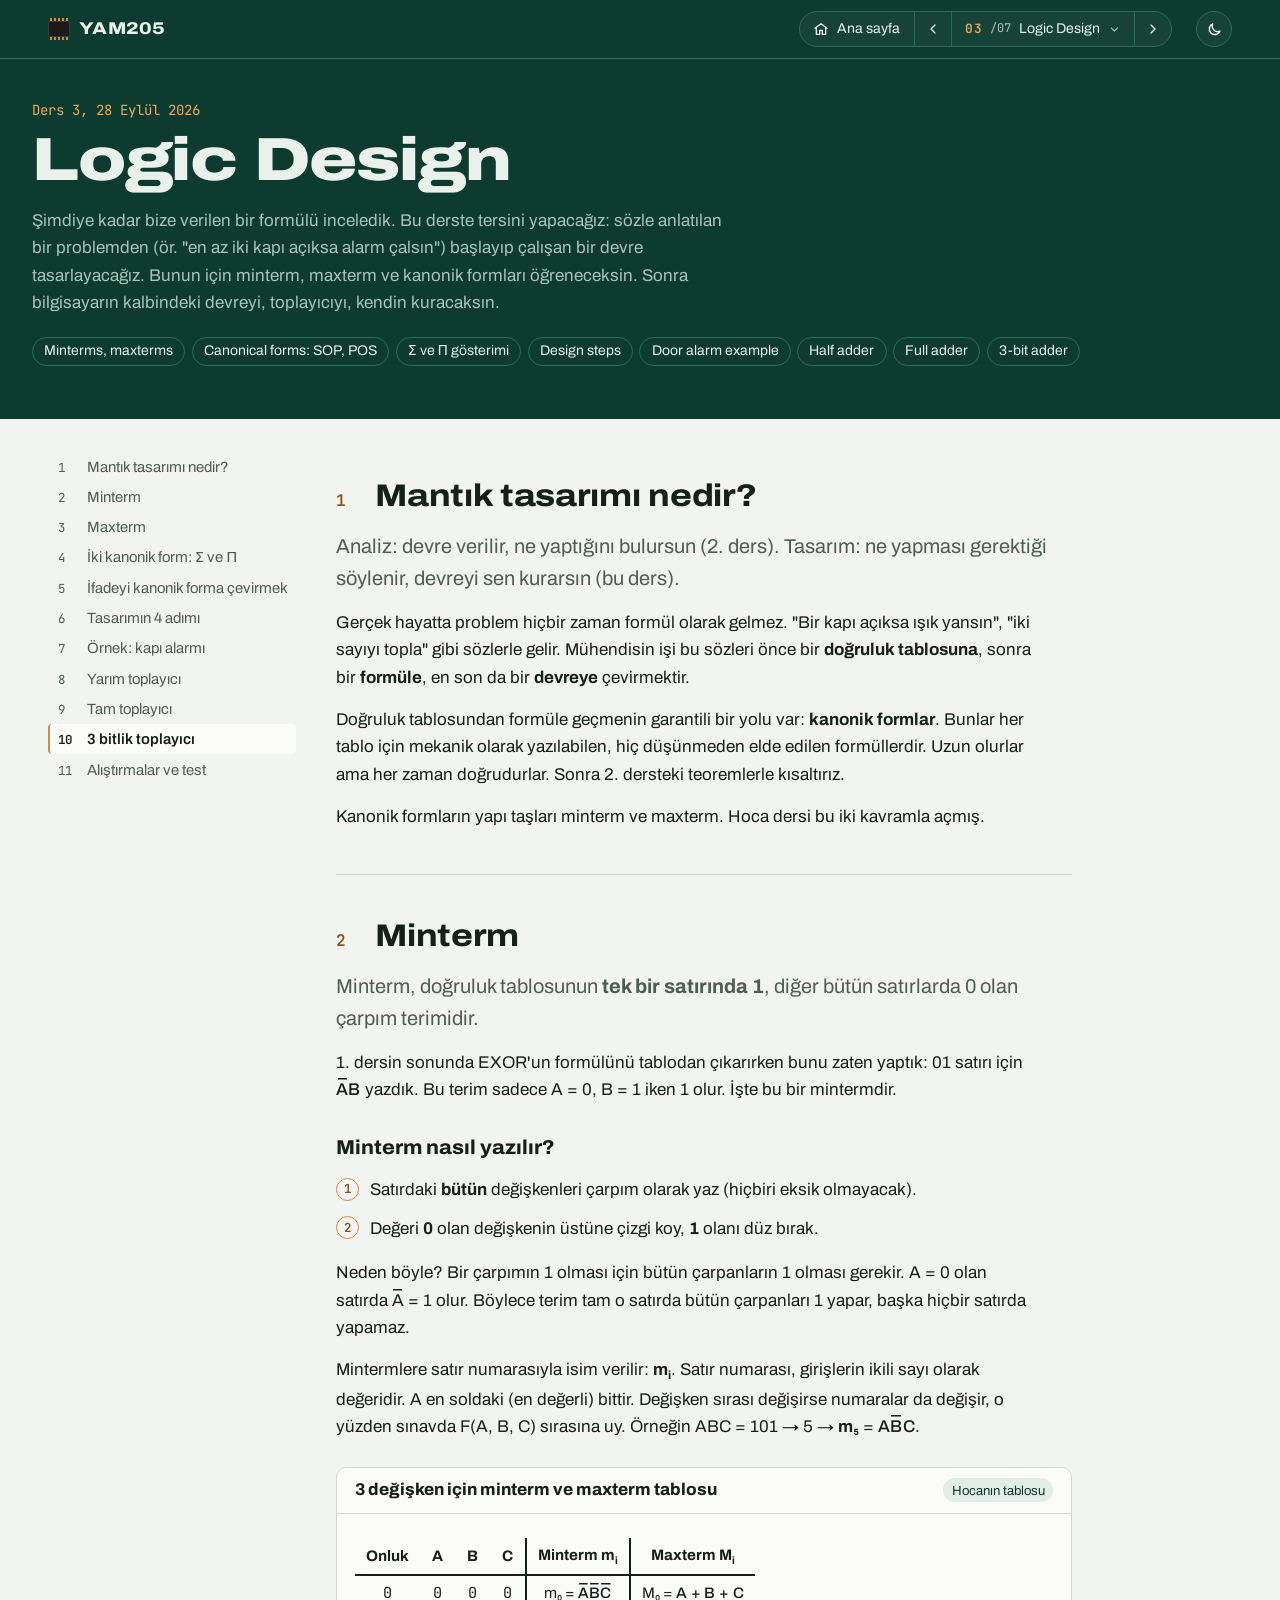
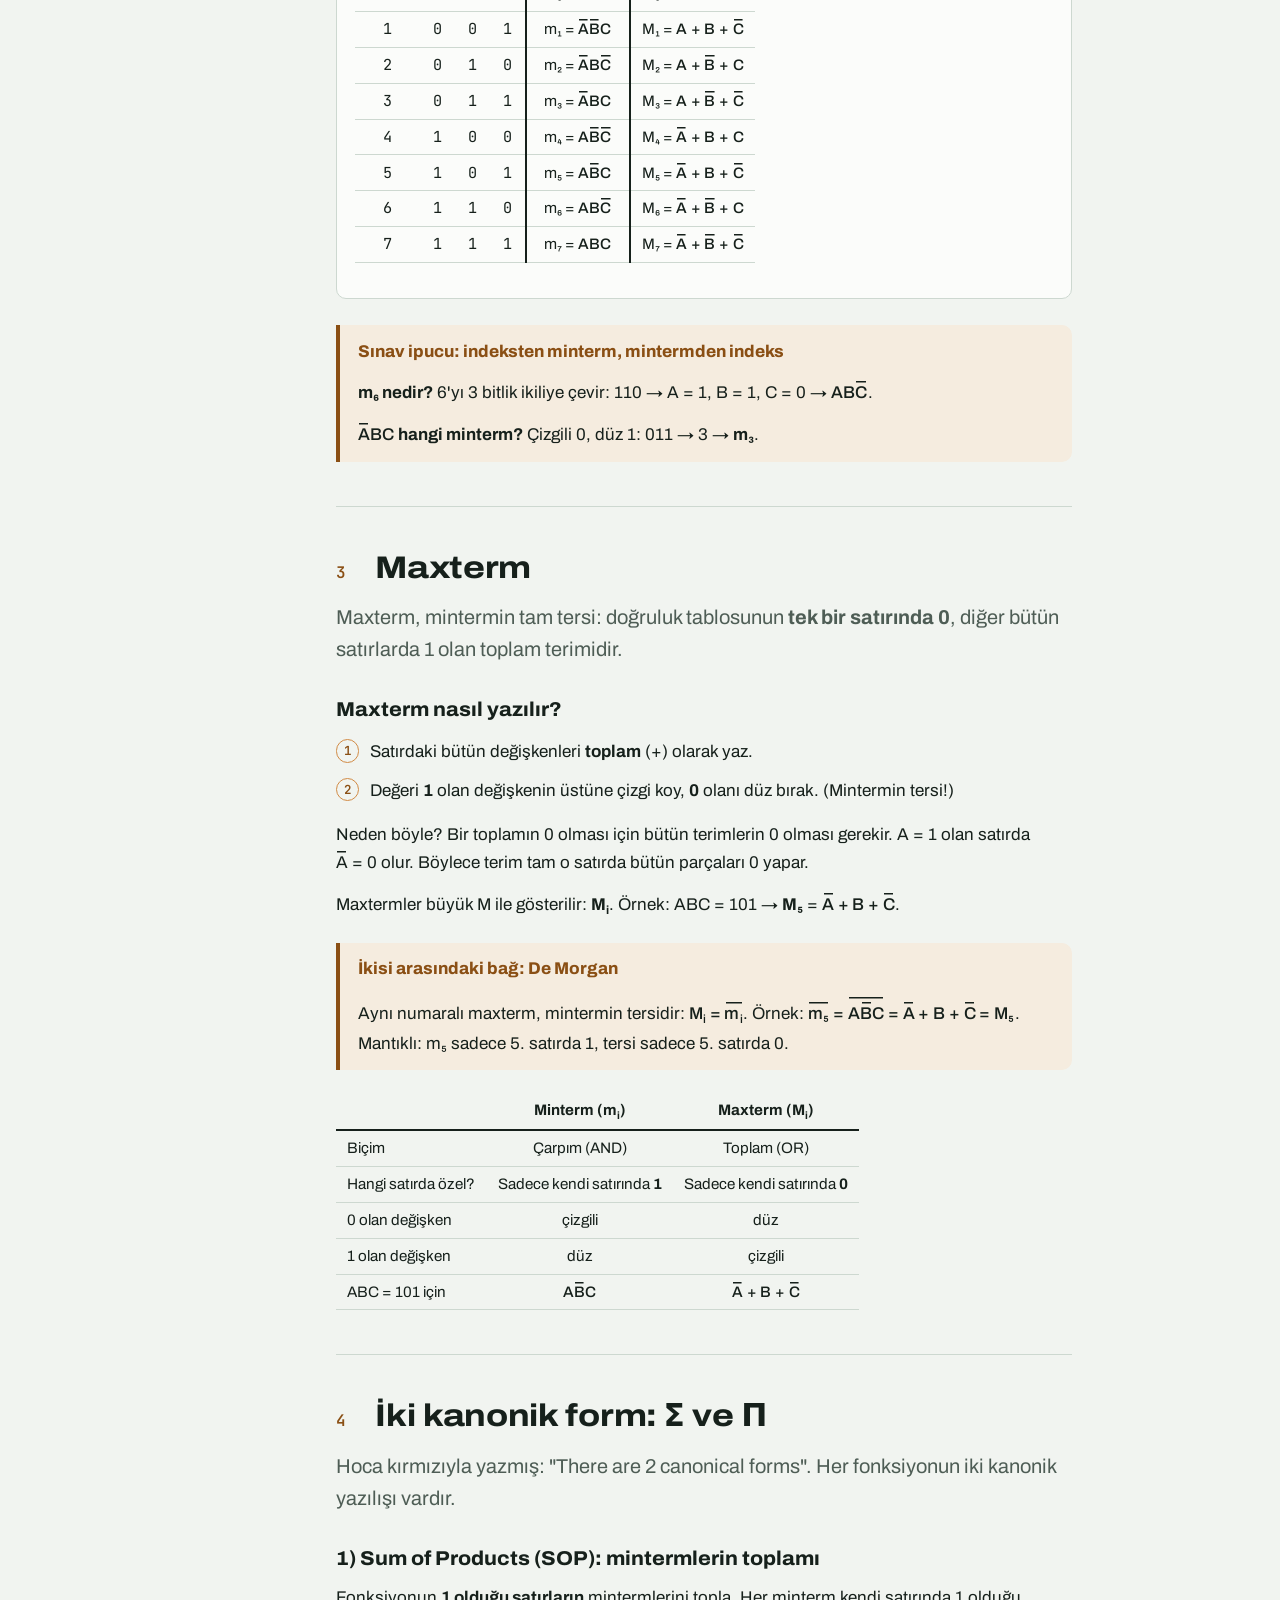
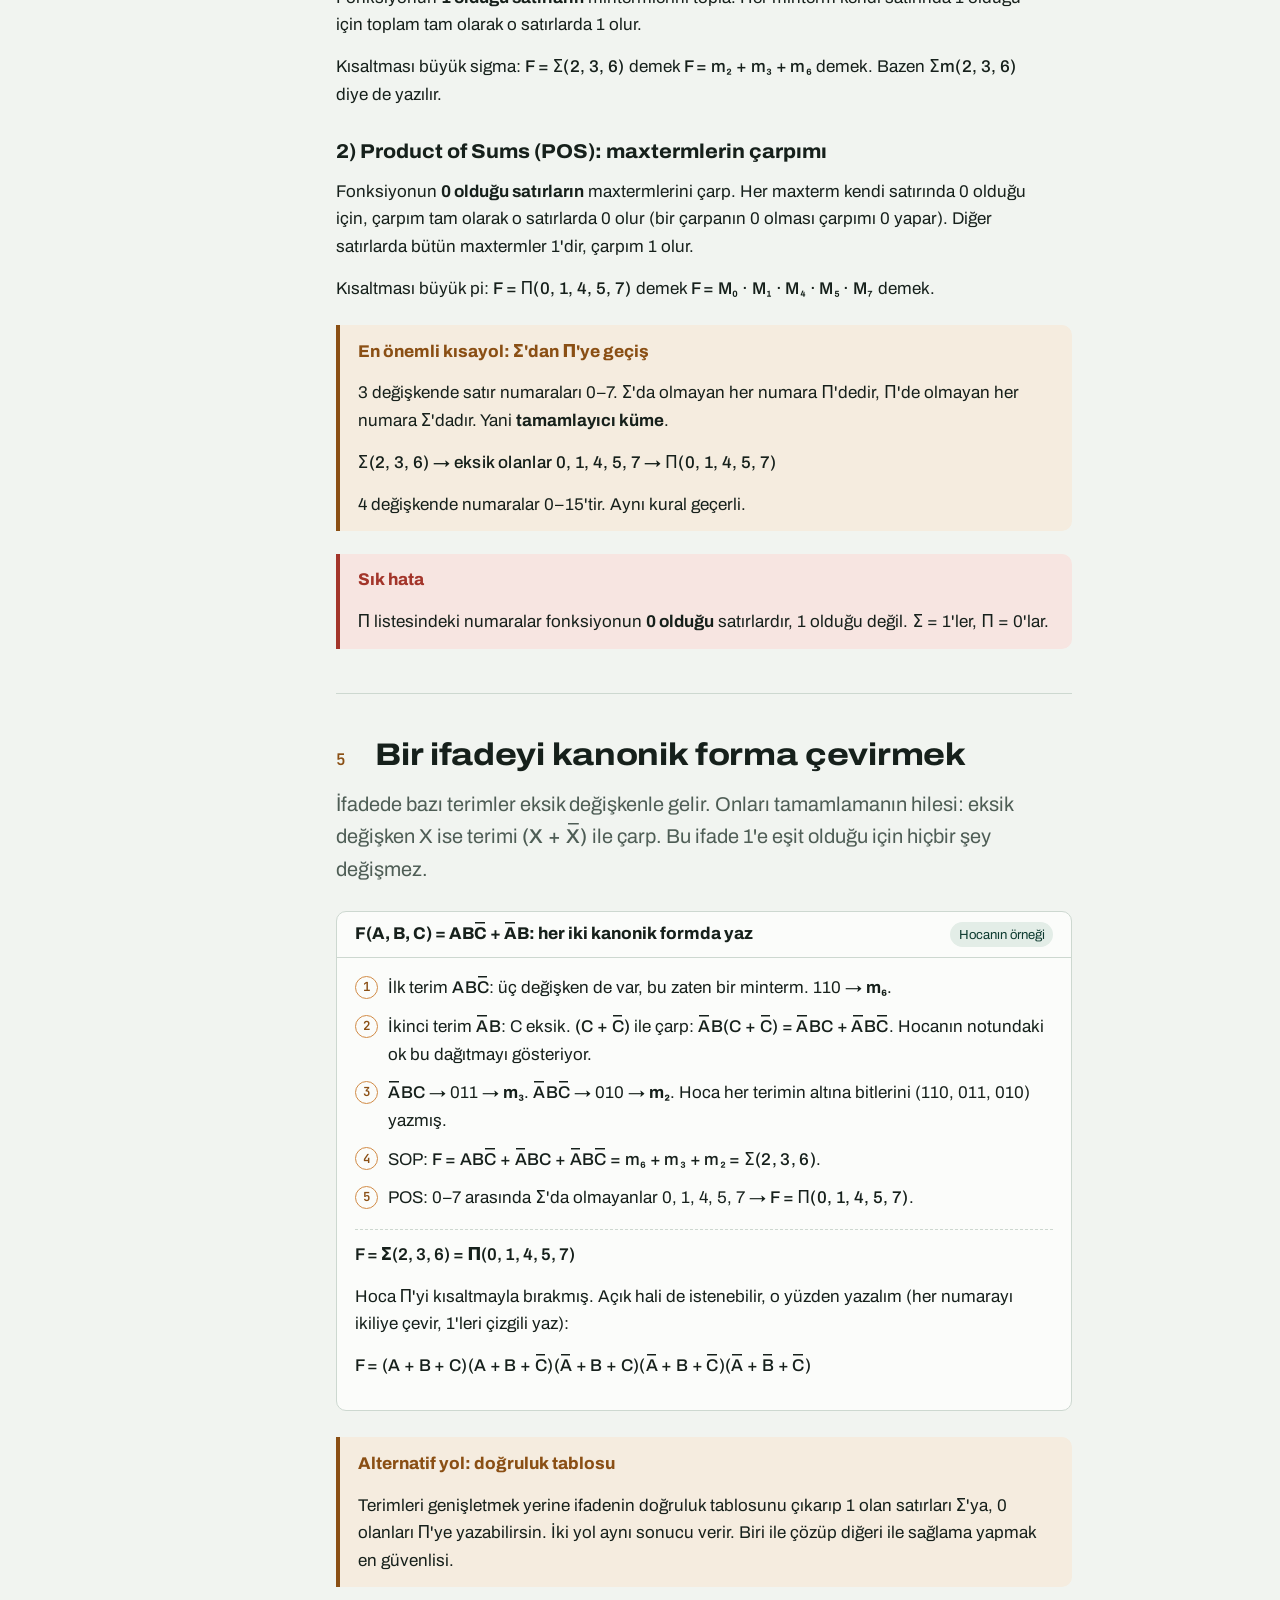
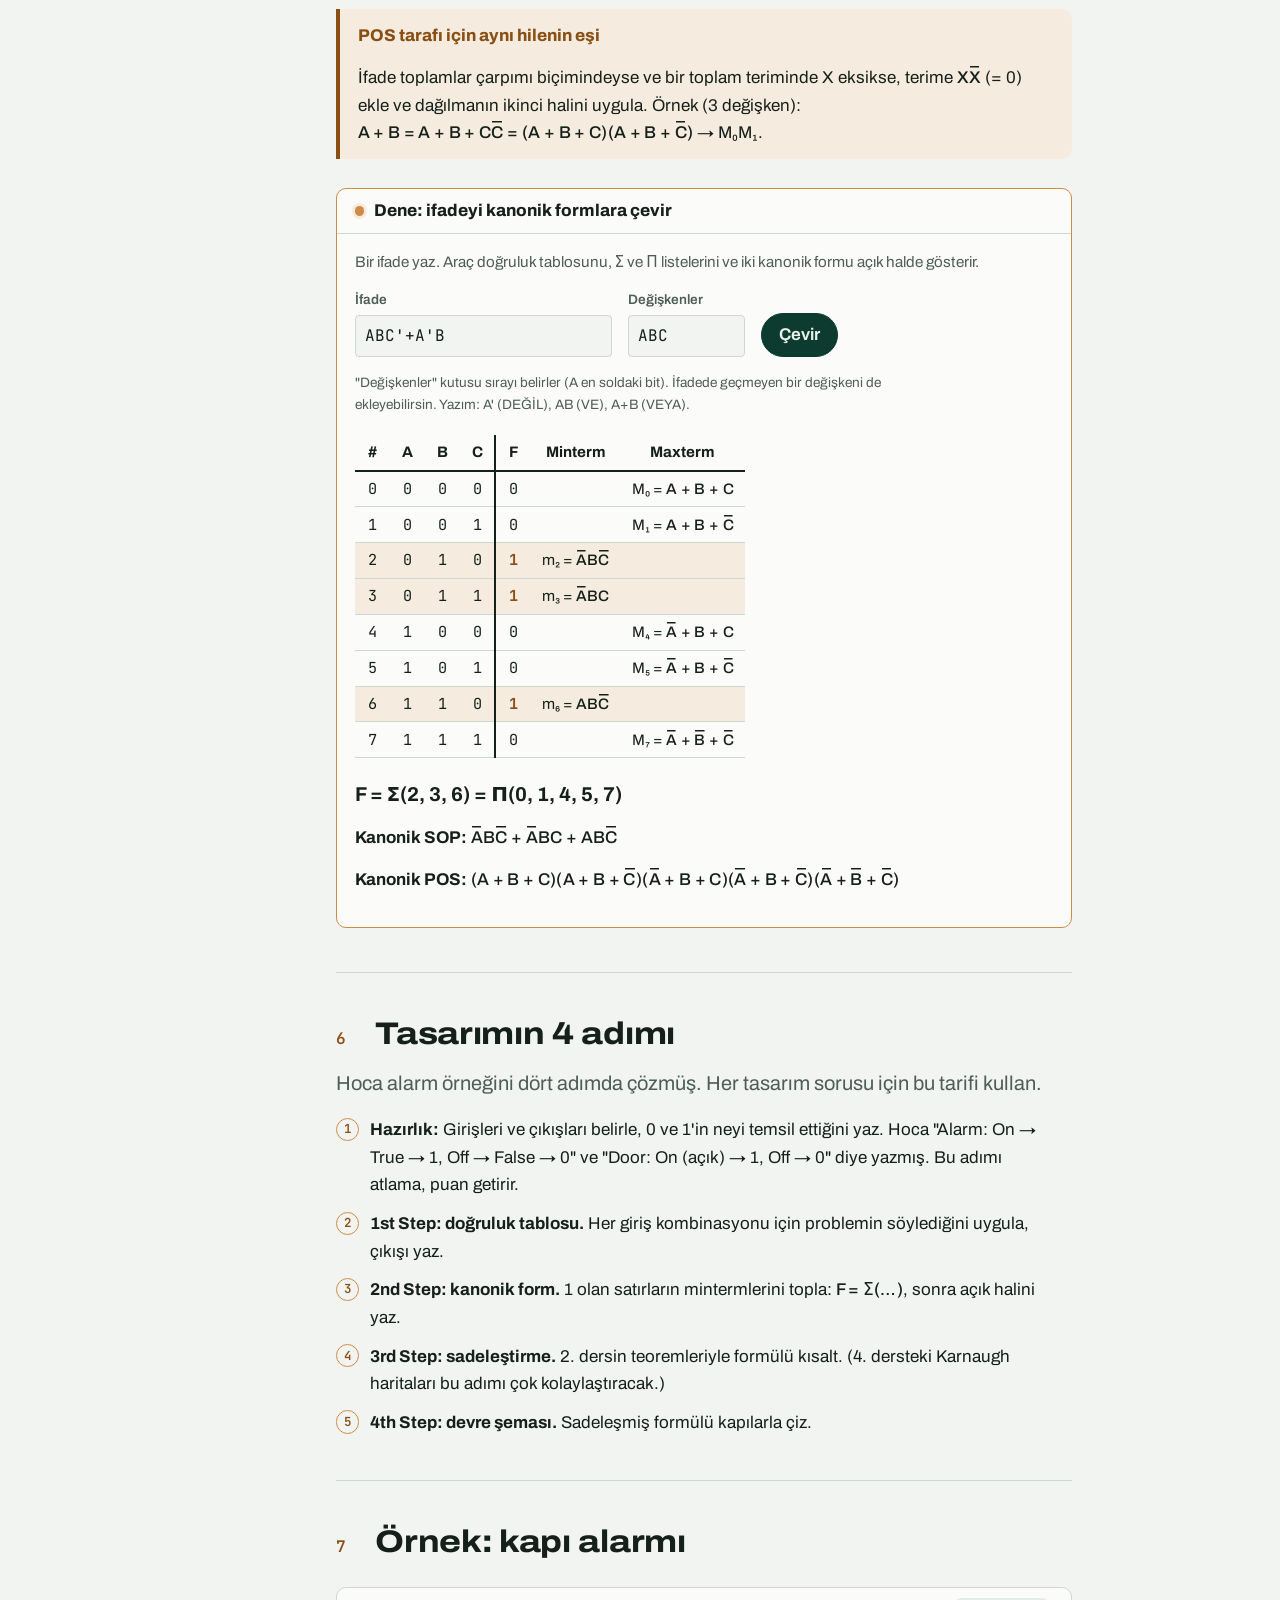
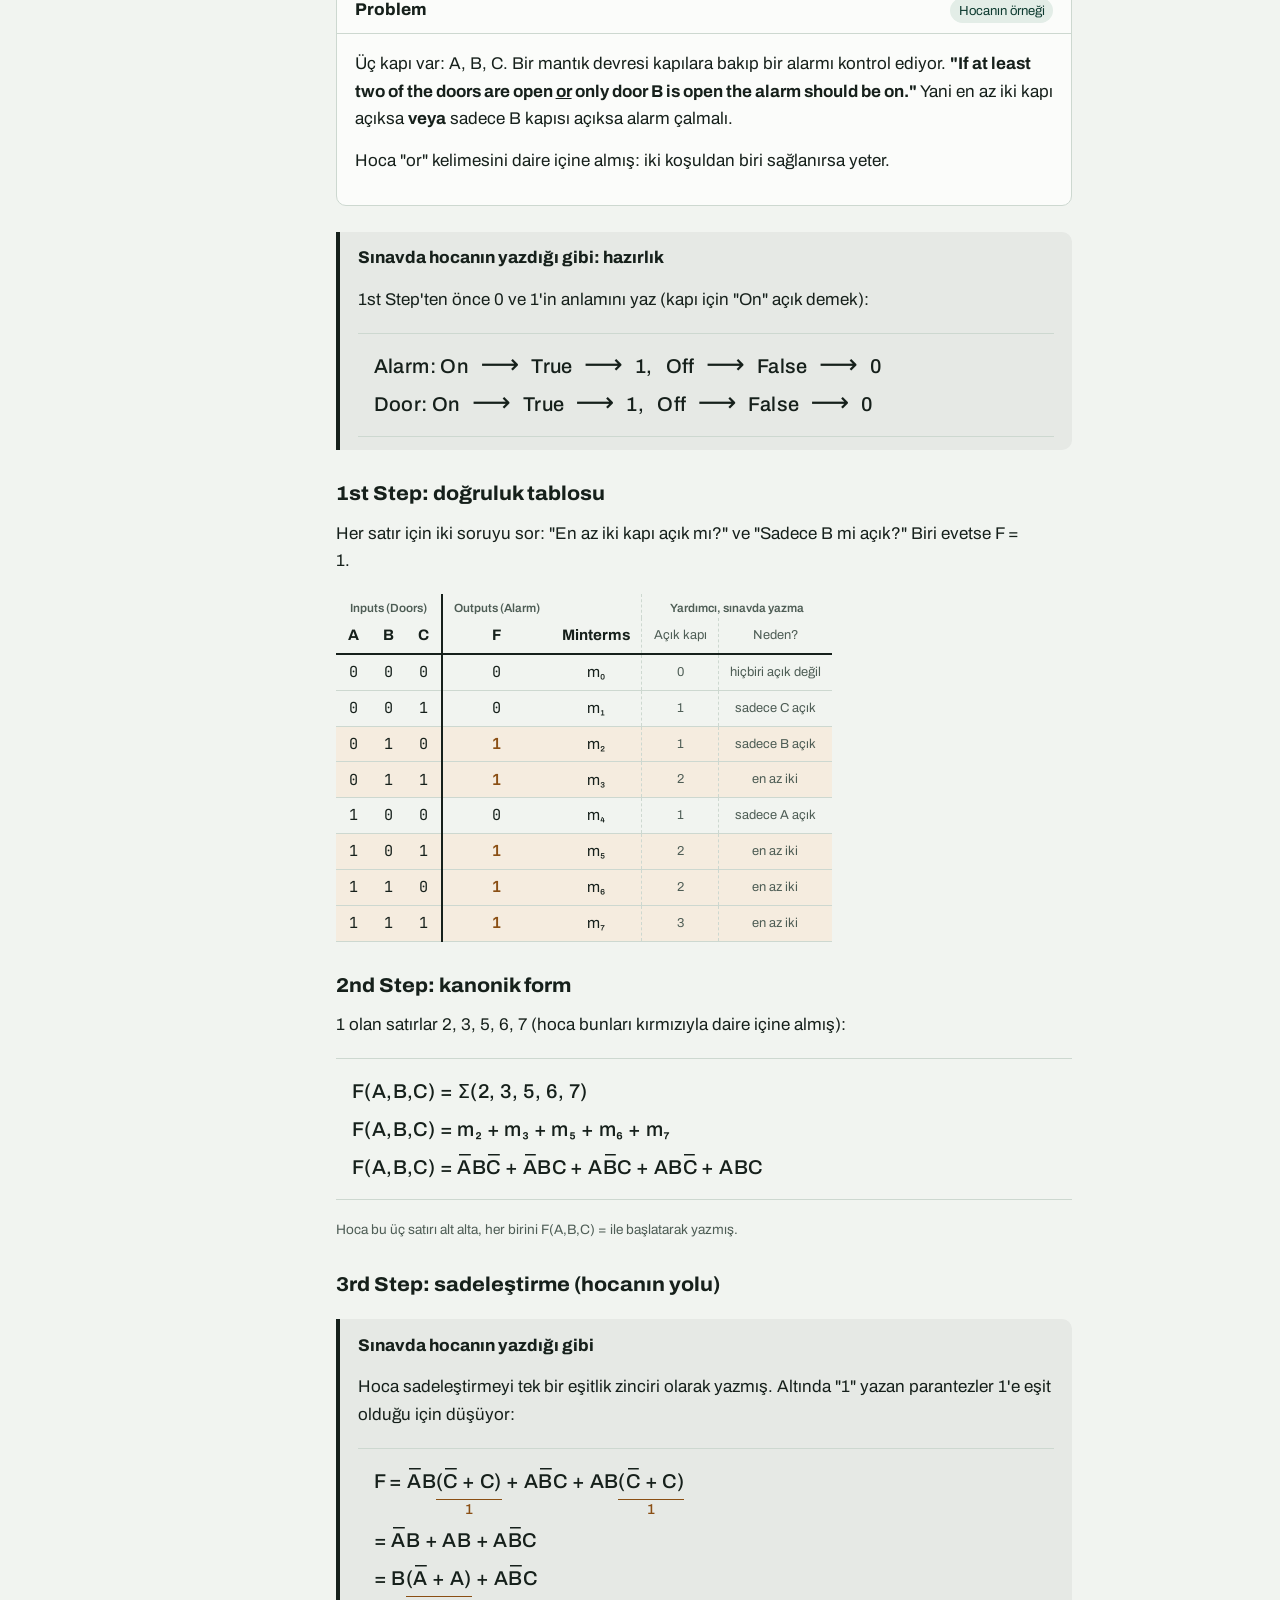
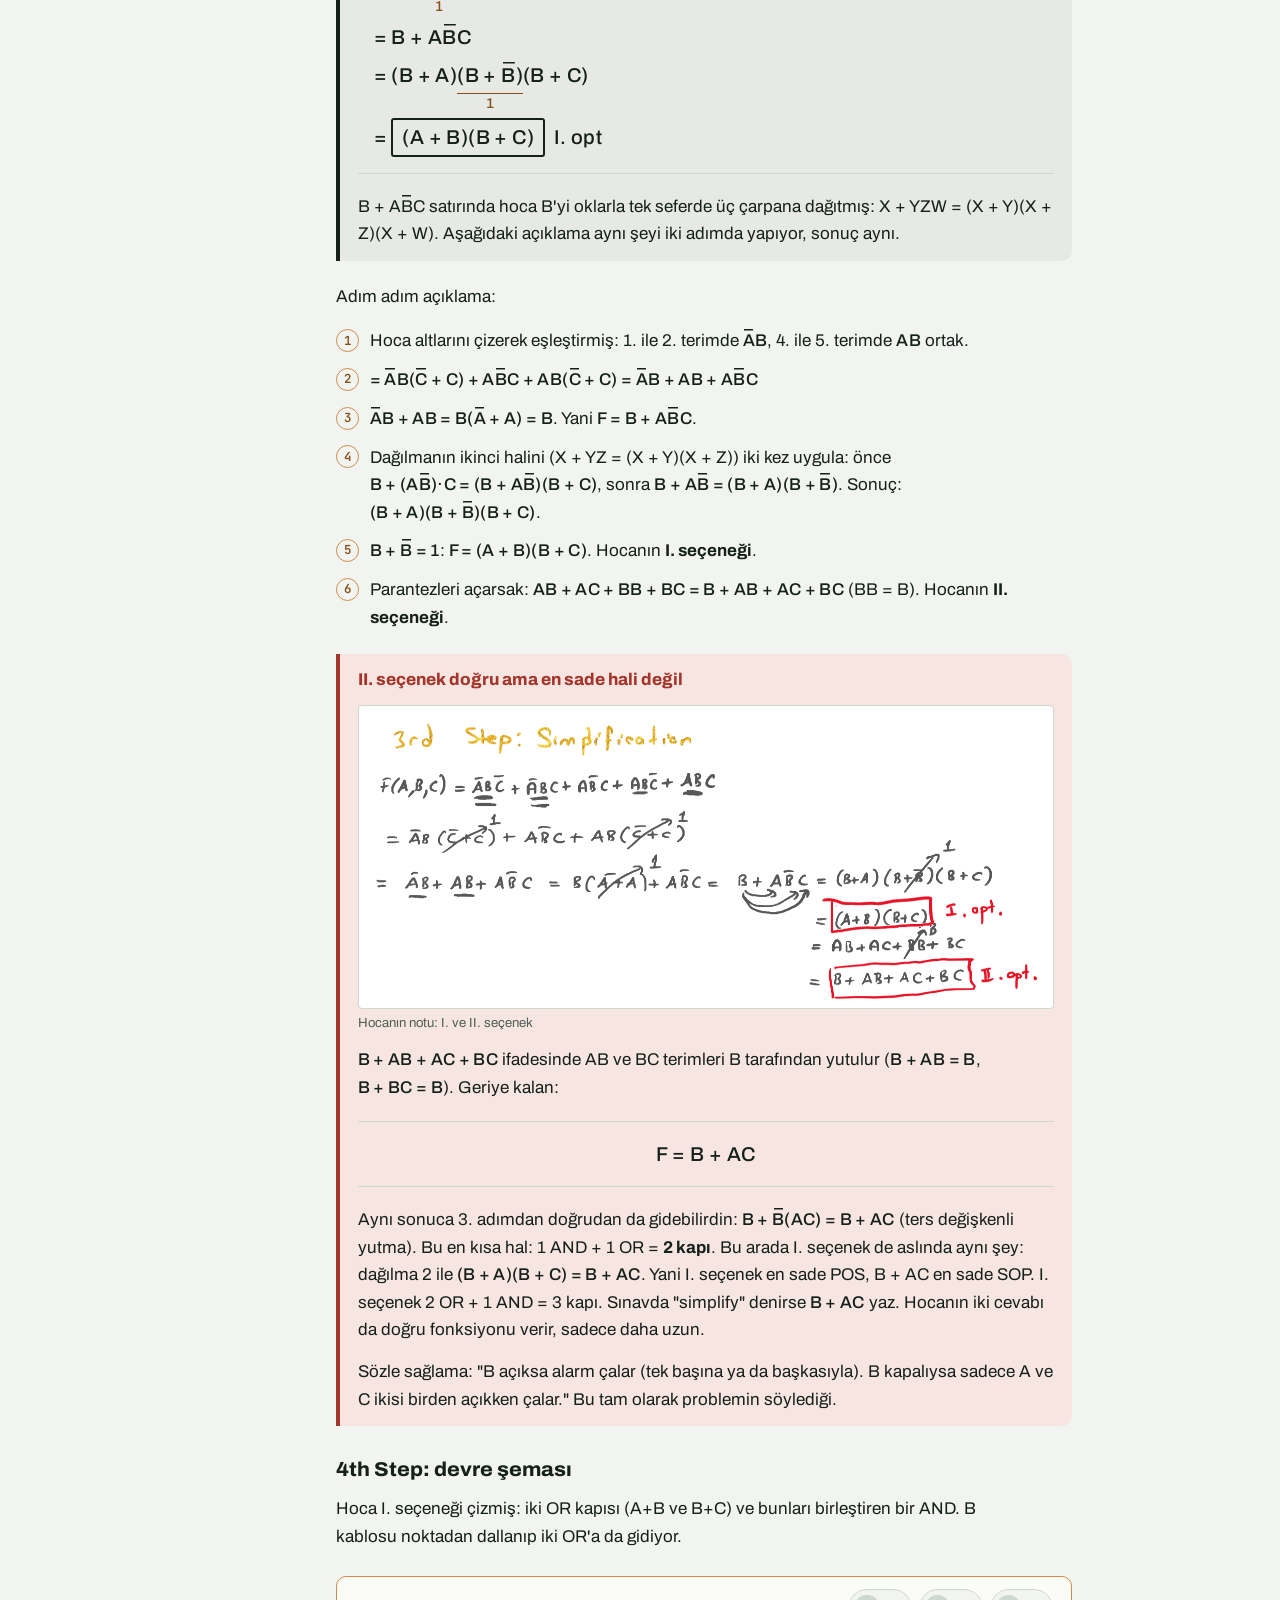
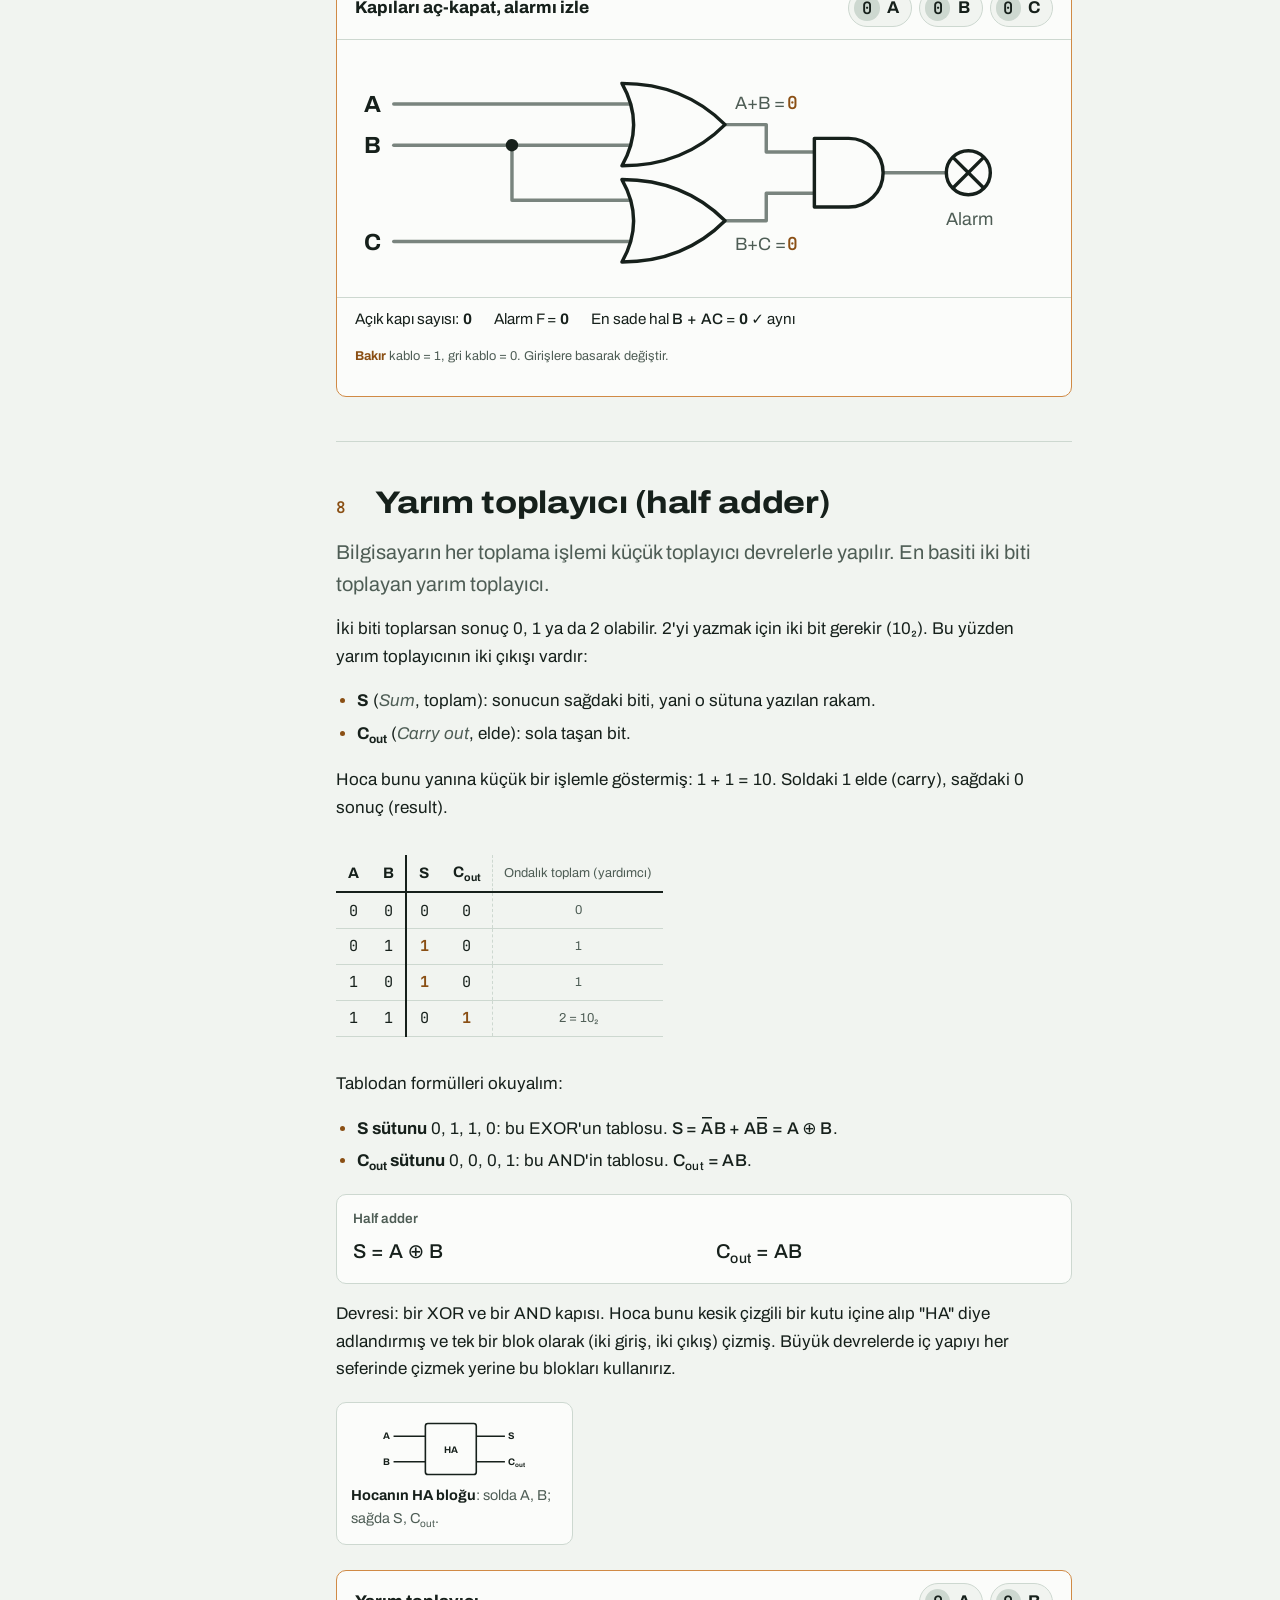
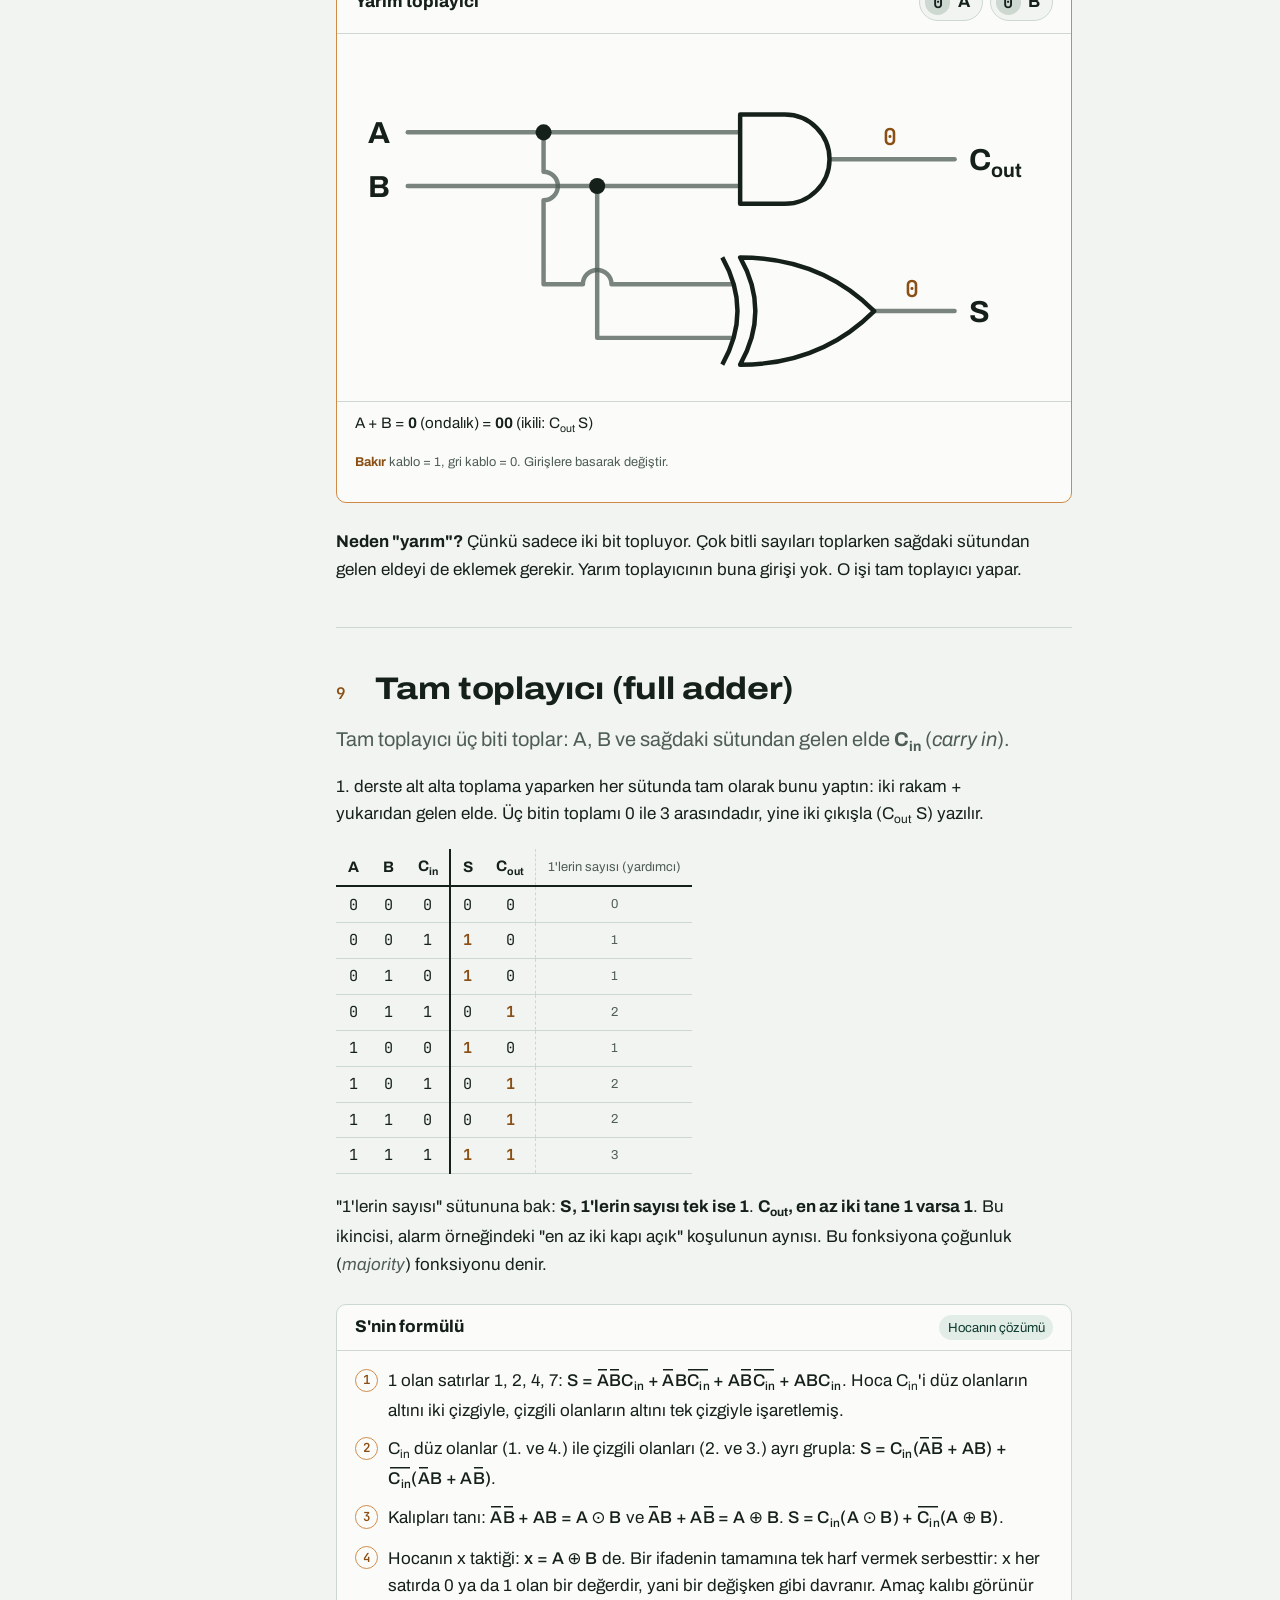
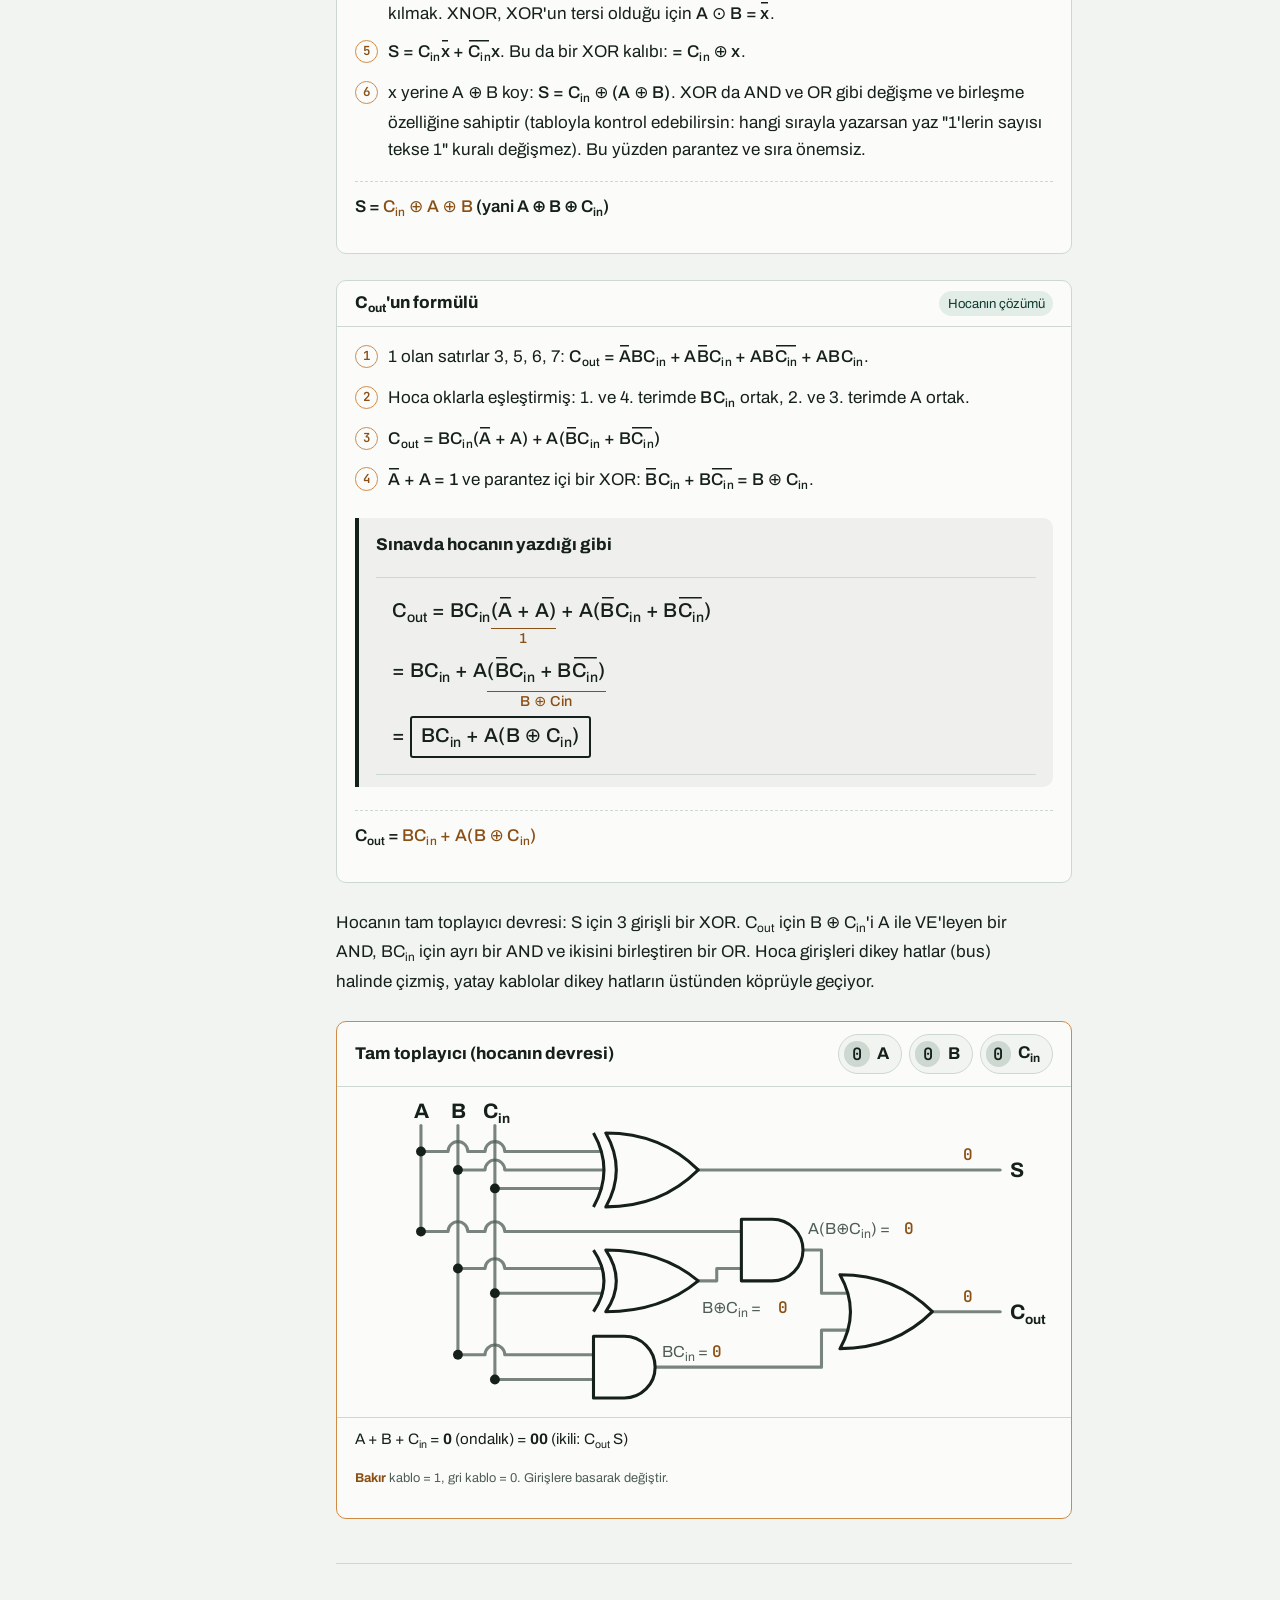
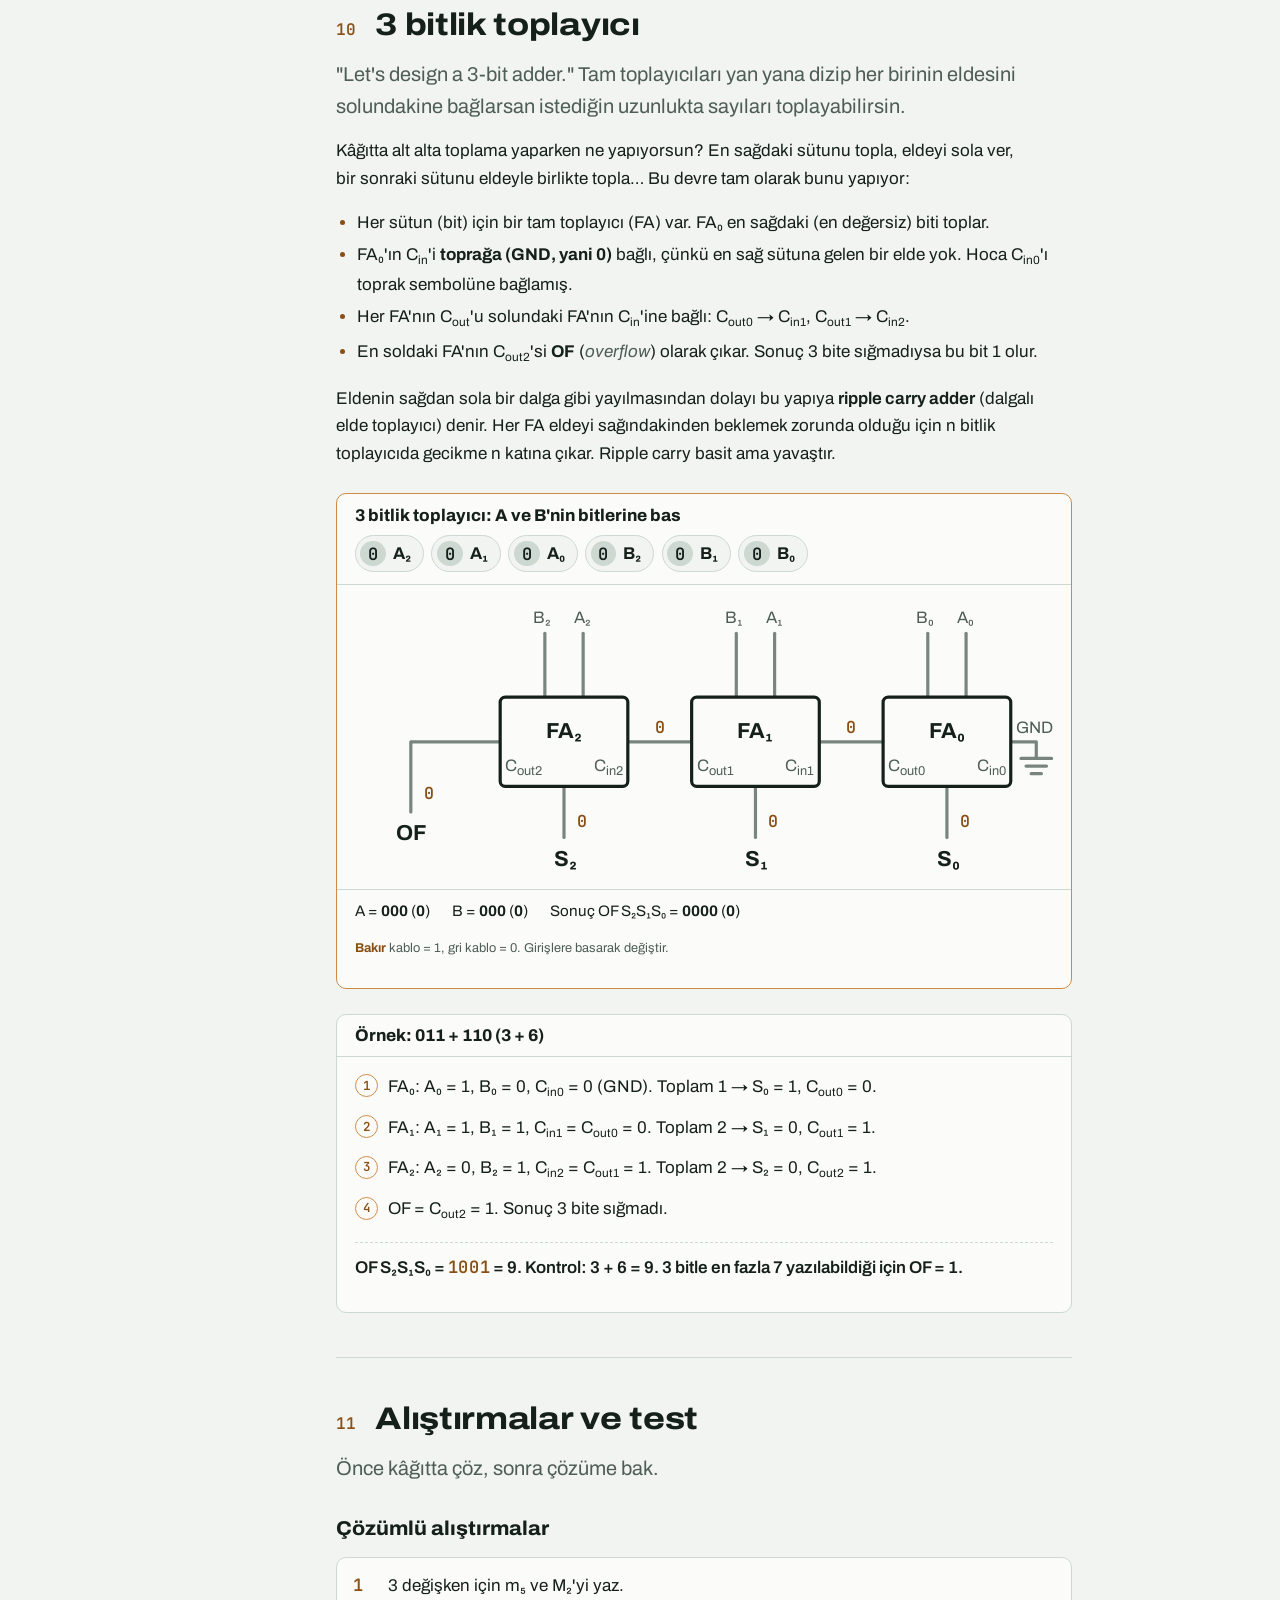
<file: lessons/03-mantik-tasarimi.html>
<!doctype html>
<html lang="tr">
<head>
  <meta charset="utf-8">
  <meta name="viewport" content="width=device-width, initial-scale=1">
  <title>Logic Design | YAM205</title>
  <meta name="description" content="Ders 3: Minterm, maxterm, kanonik formlar, 4 adımda devre tasarımı, yarım ve tam toplayıcı, 3 bitlik toplayıcı. Sıfırdan anlatım ve etkileşimli devreler.">
  <link rel="icon" href="../favicon.ico" sizes="any">
  <link rel="icon" href="../assets/img/favicon.svg" type="image/svg+xml">
  <link rel="apple-touch-icon" href="../assets/img/apple-touch-icon.png">
  <meta name="theme-color" content="#0E3B30">
  <link rel="preconnect" href="https://fonts.googleapis.com">
  <link rel="preconnect" href="https://fonts.gstatic.com" crossorigin>
  <link href="https://fonts.googleapis.com/css2?family=Archivo:ital,wdth,wght@0,62..125,100..900;1,62..125,100..900&family=JetBrains+Mono:wght@400;600&display=swap" rel="stylesheet">
  <link rel="stylesheet" href="../assets/css/style.css">
</head>
<body data-lesson="03">
  <a class="skip" href="#icerik">İçeriğe geç</a>

  <header class="topbar">
    <div class="topbar-inner">
      <a class="brand" href="../index.html"><span class="brand-chip" aria-hidden="true"></span>YAM205</a>
      <span class="crumb">Ders 3 / 7 <strong>Logic Design</strong></span>
      <span class="spacer"></span>
      <button class="icon-btn" type="button" data-theme-toggle>Koyu tema</button>
    </div>
  </header>

  <div class="lesson-head">
    <div class="lesson-head-inner">
      <p class="kicker">Ders 3, 28 Eylül 2026</p>
      <h1>Logic Design</h1>
      <p>Şimdiye kadar bize verilen bir formülü inceledik. Bu derste tersini yapacağız: sözle anlatılan bir problemden (ör. "en az iki kapı açıksa alarm çalsın") başlayıp çalışan bir devre tasarlayacağız. Bunun için minterm, maxterm ve kanonik formları öğreneceksin. Sonra bilgisayarın kalbindeki devreyi, toplayıcıyı, kendin kuracaksın.</p>
      <ul class="covers" aria-label="Bu dersin konuları">
        <li>Minterms, maxterms</li>
        <li>Canonical forms: SOP, POS</li>
        <li>Σ ve Π gösterimi</li>
        <li>Design steps</li>
        <li>Door alarm example</li>
        <li>Half adder</li>
        <li>Full adder</li>
        <li>3-bit adder</li>
      </ul>
    </div>
  </div>

  <div class="layout">
    <nav class="toc" aria-label="Bu dersin bölümleri">
      <details>
        <summary>Bölümler</summary>
        <ol>
          <li><a href="#tasarim"><span class="n">1</span><span>Mantık tasarımı nedir?</span></a></li>
          <li><a href="#minterm"><span class="n">2</span><span>Minterm</span></a></li>
          <li><a href="#maxterm"><span class="n">3</span><span>Maxterm</span></a></li>
          <li><a href="#kanonik"><span class="n">4</span><span>İki kanonik form: Σ ve Π</span></a></li>
          <li><a href="#ornek-kanonik"><span class="n">5</span><span>İfadeyi kanonik forma çevirmek</span></a></li>
          <li><a href="#adimlar"><span class="n">6</span><span>Tasarımın 4 adımı</span></a></li>
          <li><a href="#alarm"><span class="n">7</span><span>Örnek: kapı alarmı</span></a></li>
          <li><a href="#yarim"><span class="n">8</span><span>Yarım toplayıcı</span></a></li>
          <li><a href="#tam"><span class="n">9</span><span>Tam toplayıcı</span></a></li>
          <li><a href="#ripple"><span class="n">10</span><span>3 bitlik toplayıcı</span></a></li>
          <li><a href="#alistirma"><span class="n">11</span><span>Alıştırmalar ve test</span></a></li>
        </ol>
      </details>
    </nav>

    <main class="content" id="icerik">

<!-- ============================================================ 1 -->
<section id="tasarim">
  <h2><span class="n">1</span>Mantık tasarımı nedir?</h2>
  <p class="lead">Analiz: devre verilir, ne yaptığını bulursun (2. ders). Tasarım: ne yapması gerektiği söylenir, devreyi sen kurarsın (bu ders).</p>
  <p>Gerçek hayatta problem hiçbir zaman formül olarak gelmez. "Bir kapı açıksa ışık yansın", "iki sayıyı topla" gibi sözlerle gelir. Mühendisin işi bu sözleri önce bir <b>doğruluk tablosuna</b>, sonra bir <b>formüle</b>, en son da bir <b>devreye</b> çevirmektir.</p>
  <p>Doğruluk tablosundan formüle geçmenin garantili bir yolu var: <b>kanonik formlar</b>. Bunlar her tablo için mekanik olarak yazılabilen, hiç düşünmeden elde edilen formüllerdir. Uzun olurlar ama her zaman doğrudurlar. Sonra 2. dersteki teoremlerle kısaltırız.</p>
  <p>Kanonik formların yapı taşları minterm ve maxterm. Hoca dersi bu iki kavramla açmış.</p>
</section>

<!-- ============================================================ 2 -->
<section id="minterm">
  <h2><span class="n">2</span>Minterm</h2>
  <p class="lead">Minterm, doğruluk tablosunun <b>tek bir satırında 1</b>, diğer bütün satırlarda 0 olan çarpım terimidir.</p>
  <p>1. dersin sonunda EXOR'un formülünü tablodan çıkarırken bunu zaten yaptık: 01 satırı için <span class="m"><span class="ov">A</span>B</span> yazdık. Bu terim sadece A = 0, B = 1 iken 1 olur. İşte bu bir mintermdir.</p>
  <h3>Minterm nasıl yazılır?</h3>
  <ol class="steps">
    <li>Satırdaki <b>bütün</b> değişkenleri çarpım olarak yaz (hiçbiri eksik olmayacak).</li>
    <li>Değeri <b>0</b> olan değişkenin üstüne çizgi koy, <b>1</b> olanı düz bırak.</li>
  </ol>
  <p>Neden böyle? Bir çarpımın 1 olması için bütün çarpanların 1 olması gerekir. A = 0 olan satırda <span class="ov">A</span> = 1 olur. Böylece terim tam o satırda bütün çarpanları 1 yapar, başka hiçbir satırda yapamaz.</p>
  <p>Mintermlere satır numarasıyla isim verilir: <b>m<sub>i</sub></b>. Satır numarası, girişlerin ikili sayı olarak değeridir. A en soldaki (en değerli) bittir. Değişken sırası değişirse numaralar da değişir, o yüzden sınavda F(A, B, C) sırasına uy. Örneğin ABC = 101 → 5 → <b>m₅</b> = <span class="m">A<span class="ov">B</span>C</span>.</p>

  <div class="example">
    <div class="example-head"><h4>3 değişken için minterm ve maxterm tablosu</h4><span class="src">Hocanın tablosu</span></div>
    <div class="example-body">
      <div class="table-wrap"><table class="tt" id="mm-table">
        <thead><tr><th>Onluk</th><th>A</th><th>B</th><th>C</th><th class="out">Minterm m<sub>i</sub></th><th class="out">Maxterm M<sub>i</sub></th></tr></thead>
        <tbody></tbody>
      </table></div>
    </div>
  </div>
  <div class="note tip">
    <span class="note-title">Sınav ipucu: indeksten minterm, mintermden indeks</span>
    <p><b>m₆ nedir?</b> 6'yı 3 bitlik ikiliye çevir: 110 → A = 1, B = 1, C = 0 → <span class="m">AB<span class="ov">C</span></span>.</p>
    <p><b><span class="m"><span class="ov">A</span>BC</span> hangi minterm?</b> Çizgili 0, düz 1: 011 → 3 → <b>m₃</b>.</p>
  </div>
</section>

<!-- ============================================================ 3 -->
<section id="maxterm">
  <h2><span class="n">3</span>Maxterm</h2>
  <p class="lead">Maxterm, mintermin tam tersi: doğruluk tablosunun <b>tek bir satırında 0</b>, diğer bütün satırlarda 1 olan toplam terimidir.</p>
  <h3>Maxterm nasıl yazılır?</h3>
  <ol class="steps">
    <li>Satırdaki bütün değişkenleri <b>toplam</b> (+) olarak yaz.</li>
    <li>Değeri <b>1</b> olan değişkenin üstüne çizgi koy, <b>0</b> olanı düz bırak. (Mintermin tersi!)</li>
  </ol>
  <p>Neden böyle? Bir toplamın 0 olması için bütün terimlerin 0 olması gerekir. A = 1 olan satırda <span class="ov">A</span> = 0 olur. Böylece terim tam o satırda bütün parçaları 0 yapar.</p>
  <p>Maxtermler büyük M ile gösterilir: <b>M<sub>i</sub></b>. Örnek: ABC = 101 → <b>M₅</b> = <span class="m"><span class="ov">A</span> + B + <span class="ov">C</span></span>.</p>
  <div class="note tip">
    <span class="note-title">İkisi arasındaki bağ: De Morgan</span>
    <p>Aynı numaralı maxterm, mintermin tersidir: <span class="m">M<sub>i</sub> = <span class="ov">m<sub>i</sub></span></span>. Örnek: <span class="m"><span class="ov">m₅</span> = <span class="ov">A<span class="ov">B</span>C</span> = <span class="ov">A</span> + B + <span class="ov">C</span> = M₅</span>. Mantıklı: m₅ sadece 5. satırda 1, tersi sadece 5. satırda 0.</p>
  </div>
  <div class="table-wrap"><table class="data">
    <thead><tr><th></th><th>Minterm (m<sub>i</sub>)</th><th>Maxterm (M<sub>i</sub>)</th></tr></thead>
    <tbody>
      <tr><td>Biçim</td><td>Çarpım (AND)</td><td>Toplam (OR)</td></tr>
      <tr><td>Hangi satırda özel?</td><td>Sadece kendi satırında <b>1</b></td><td>Sadece kendi satırında <b>0</b></td></tr>
      <tr><td>0 olan değişken</td><td>çizgili</td><td>düz</td></tr>
      <tr><td>1 olan değişken</td><td>düz</td><td>çizgili</td></tr>
      <tr><td>ABC = 101 için</td><td class="m">A<span class="ov">B</span>C</td><td class="m"><span class="ov">A</span> + B + <span class="ov">C</span></td></tr>
    </tbody>
  </table></div>
</section>

<!-- ============================================================ 4 -->
<section id="kanonik">
  <h2><span class="n">4</span>İki kanonik form: Σ ve Π</h2>
  <p class="lead">Hoca kırmızıyla yazmış: "There are 2 canonical forms". Her fonksiyonun iki kanonik yazılışı vardır.</p>

  <h3>1) Sum of Products (SOP): mintermlerin toplamı</h3>
  <p>Fonksiyonun <b>1 olduğu satırların</b> mintermlerini topla. Her minterm kendi satırında 1 olduğu için toplam tam olarak o satırlarda 1 olur.</p>
  <p>Kısaltması büyük sigma: <span class="m">F = Σ(2, 3, 6)</span> demek <span class="m">F = m₂ + m₃ + m₆</span> demek. Bazen <span class="m">Σm(2, 3, 6)</span> diye de yazılır.</p>

  <h3>2) Product of Sums (POS): maxtermlerin çarpımı</h3>
  <p>Fonksiyonun <b>0 olduğu satırların</b> maxtermlerini çarp. Her maxterm kendi satırında 0 olduğu için, çarpım tam olarak o satırlarda 0 olur (bir çarpanın 0 olması çarpımı 0 yapar). Diğer satırlarda bütün maxtermler 1'dir, çarpım 1 olur.</p>
  <p>Kısaltması büyük pi: <span class="m">F = Π(0, 1, 4, 5, 7)</span> demek <span class="m">F = M₀ · M₁ · M₄ · M₅ · M₇</span> demek.</p>

  <div class="note tip">
    <span class="note-title">En önemli kısayol: Σ'dan Π'ye geçiş</span>
    <p>3 değişkende satır numaraları 0–7. Σ'da olmayan her numara Π'dedir, Π'de olmayan her numara Σ'dadır. Yani <b>tamamlayıcı küme</b>.</p>
    <p class="m" style="white-space:normal">Σ(2, 3, 6) → eksik olanlar 0, 1, 4, 5, 7 → Π(0, 1, 4, 5, 7)</p>
    <p>4 değişkende numaralar 0–15'tir. Aynı kural geçerli.</p>
  </div>
  <div class="note warn">
    <span class="note-title">Sık hata</span>
    <p>Π listesindeki numaralar fonksiyonun <b>0 olduğu</b> satırlardır, 1 olduğu değil. Σ = 1'ler, Π = 0'lar.</p>
  </div>

</section>

<!-- ============================================================ 5 -->
<section id="ornek-kanonik">
  <h2><span class="n">5</span>Bir ifadeyi kanonik forma çevirmek</h2>
  <p class="lead">İfadede bazı terimler eksik değişkenle gelir. Onları tamamlamanın hilesi: eksik değişken X ise terimi <span class="m">(X + <span class="ov">X</span>)</span> ile çarp. Bu ifade 1'e eşit olduğu için hiçbir şey değişmez.</p>
  <div class="example">
    <div class="example-head"><h4>F(A, B, C) = AB<span class="ov">C</span> + <span class="ov">A</span>B: her iki kanonik formda yaz</h4><span class="src">Hocanın örneği</span></div>
    <div class="example-body">
      <ol class="steps">
        <li>İlk terim <span class="m">AB<span class="ov">C</span></span>: üç değişken de var, bu zaten bir minterm. 110 → <b>m₆</b>.</li>
        <li>İkinci terim <span class="m"><span class="ov">A</span>B</span>: C eksik. <span class="m">(C + <span class="ov">C</span>)</span> ile çarp: <span class="m"><span class="ov">A</span>B(C + <span class="ov">C</span>) = <span class="ov">A</span>BC + <span class="ov">A</span>B<span class="ov">C</span></span>. Hocanın notundaki ok bu dağıtmayı gösteriyor.</li>
        <li><span class="m"><span class="ov">A</span>BC</span> → 011 → <b>m₃</b>. <span class="m"><span class="ov">A</span>B<span class="ov">C</span></span> → 010 → <b>m₂</b>. Hoca her terimin altına bitlerini (110, 011, 010) yazmış.</li>
        <li>SOP: <span class="m">F = AB<span class="ov">C</span> + <span class="ov">A</span>BC + <span class="ov">A</span>B<span class="ov">C</span> = m₆ + m₃ + m₂ = Σ(2, 3, 6)</span>.</li>
        <li>POS: 0–7 arasında Σ'da olmayanlar 0, 1, 4, 5, 7 → <span class="m">F = Π(0, 1, 4, 5, 7)</span>.</li>
      </ol>
      <p class="answer">F = Σ(2, 3, 6) = Π(0, 1, 4, 5, 7)</p>
      <p>Hoca Π'yi kısaltmayla bırakmış. Açık hali de istenebilir, o yüzden yazalım (her numarayı ikiliye çevir, 1'leri çizgili yaz):</p>
      <p class="m" style="white-space:normal">F = (A + B + C)(A + B + <span class="ov">C</span>)(<span class="ov">A</span> + B + C)(<span class="ov">A</span> + B + <span class="ov">C</span>)(<span class="ov">A</span> + <span class="ov">B</span> + <span class="ov">C</span>)</p>
    </div>
  </div>
  <div class="note tip">
    <span class="note-title">Alternatif yol: doğruluk tablosu</span>
    <p>Terimleri genişletmek yerine ifadenin doğruluk tablosunu çıkarıp 1 olan satırları Σ'ya, 0 olanları Π'ye yazabilirsin. İki yol aynı sonucu verir. Biri ile çözüp diğeri ile sağlama yapmak en güvenlisi.</p>
  </div>
  <div class="note tip">
    <span class="note-title">POS tarafı için aynı hilenin eşi</span>
    <p>İfade toplamlar çarpımı biçimindeyse ve bir toplam teriminde X eksikse, terime <span class="m">X<span class="ov">X</span></span> (= 0) ekle ve dağılmanın ikinci halini uygula. Örnek (3 değişken): <span class="m">A + B = A + B + C<span class="ov">C</span> = (A + B + C)(A + B + <span class="ov">C</span>)</span> → M₀M₁.</p>
  </div>

  <div class="widget" id="w-canon">
    <div class="widget-head"><span class="dot" aria-hidden="true"></span><h4>Dene: ifadeyi kanonik formlara çevir</h4></div>
    <div class="widget-body">
      <p>Bir ifade yaz. Araç doğruluk tablosunu, Σ ve Π listelerini ve iki kanonik formu açık halde gösterir.</p>
      <div class="controls">
        <div class="field"><label for="canon-in">İfade</label><input id="canon-in" class="wide" type="text" value="ABC'+A'B" autocomplete="off" spellcheck="false"></div>
        <div class="field"><label for="canon-vars">Değişkenler</label><input id="canon-vars" type="text" value="ABC" size="6" autocomplete="off" spellcheck="false"></div>
        <button class="btn" type="button" id="canon-go">Çevir</button>
      </div>
      <p class="hint">"Değişkenler" kutusu sırayı belirler (A en soldaki bit). İfadede geçmeyen bir değişkeni de ekleyebilirsin. Yazım: A' (DEĞİL), AB (VE), A+B (VEYA).</p>
      <div class="wout" id="canon-out" aria-live="polite"></div>
    </div>
  </div>
</section>

<!-- ============================================================ 6 -->
<section id="adimlar">
  <h2><span class="n">6</span>Tasarımın 4 adımı</h2>
  <p class="lead">Hoca alarm örneğini dört adımda çözmüş. Her tasarım sorusu için bu tarifi kullan.</p>
  <ol class="steps">
    <li><b>Hazırlık:</b> Girişleri ve çıkışları belirle, 0 ve 1'in neyi temsil ettiğini yaz. Hoca "Alarm: On → True → 1, Off → False → 0" ve "Door: On (açık) → 1, Off → 0" diye yazmış. Bu adımı atlama, puan getirir.</li>
    <li><b>1st Step: doğruluk tablosu.</b> Her giriş kombinasyonu için problemin söylediğini uygula, çıkışı yaz.</li>
    <li><b>2nd Step: kanonik form.</b> 1 olan satırların mintermlerini topla: <span class="m">F = Σ(…)</span>, sonra açık halini yaz.</li>
    <li><b>3rd Step: sadeleştirme.</b> 2. dersin teoremleriyle formülü kısalt. (4. dersteki Karnaugh haritaları bu adımı çok kolaylaştıracak.)</li>
    <li><b>4th Step: devre şeması.</b> Sadeleşmiş formülü kapılarla çiz.</li>
  </ol>
</section>

<!-- ============================================================ 7 -->
<section id="alarm">
  <h2><span class="n">7</span>Örnek: kapı alarmı</h2>
  <div class="example">
    <div class="example-head"><h4>Problem</h4><span class="src">Hocanın örneği</span></div>
    <div class="example-body">
      <p>Üç kapı var: A, B, C. Bir mantık devresi kapılara bakıp bir alarmı kontrol ediyor. <b>"If at least two of the doors are open <u>or</u> only door B is open the alarm should be on."</b> Yani en az iki kapı açıksa <b>veya</b> sadece B kapısı açıksa alarm çalmalı.</p>
      <p>Hoca "or" kelimesini daire içine almış: iki koşuldan biri sağlanırsa yeter.</p>
    </div>
  </div>

  <div class="note exam">
    <span class="note-title">Sınavda hocanın yazdığı gibi: hazırlık</span>
    <p>1st Step'ten önce 0 ve 1'in anlamını yaz (kapı için "On" açık demek):</p>
    <div class="formula chain"><span class="m">Alarm: On <span class="arr" data-l=""></span> True <span class="arr" data-l=""></span> 1, &nbsp; Off <span class="arr" data-l=""></span> False <span class="arr" data-l=""></span> 0</span><span class="m">Door: On <span class="arr" data-l=""></span> True <span class="arr" data-l=""></span> 1, &nbsp; Off <span class="arr" data-l=""></span> False <span class="arr" data-l=""></span> 0</span></div>
  </div>

  <h3>1st Step: doğruluk tablosu</h3>
  <p>Her satır için iki soruyu sor: "En az iki kapı açık mı?" ve "Sadece B mi açık?" Biri evetse F = 1.</p>
  <div class="table-wrap"><table class="tt">
    <thead><tr class="grp"><th colspan="3">Inputs (Doors)</th><th class="out">Outputs (Alarm)</th><th></th><th class="help" colspan="2">Yardımcı, sınavda yazma</th></tr>
      <tr><th>A</th><th>B</th><th>C</th><th class="out">F</th><th>Minterms</th><th class="help">Açık kapı</th><th class="help">Neden?</th></tr></thead>
    <tbody>
      <tr><td>0</td><td>0</td><td>0</td><td class="out">0</td><td>m₀</td><td class="help">0</td><td class="help">hiçbiri açık değil</td></tr>
      <tr><td>0</td><td>0</td><td>1</td><td class="out">0</td><td>m₁</td><td class="help">1</td><td class="help">sadece C açık</td></tr>
      <tr class="hit"><td>0</td><td>1</td><td>0</td><td class="out one">1</td><td>m₂</td><td class="help">1</td><td class="help">sadece B açık</td></tr>
      <tr class="hit"><td>0</td><td>1</td><td>1</td><td class="out one">1</td><td>m₃</td><td class="help">2</td><td class="help">en az iki</td></tr>
      <tr><td>1</td><td>0</td><td>0</td><td class="out">0</td><td>m₄</td><td class="help">1</td><td class="help">sadece A açık</td></tr>
      <tr class="hit"><td>1</td><td>0</td><td>1</td><td class="out one">1</td><td>m₅</td><td class="help">2</td><td class="help">en az iki</td></tr>
      <tr class="hit"><td>1</td><td>1</td><td>0</td><td class="out one">1</td><td>m₆</td><td class="help">2</td><td class="help">en az iki</td></tr>
      <tr class="hit"><td>1</td><td>1</td><td>1</td><td class="out one">1</td><td>m₇</td><td class="help">3</td><td class="help">en az iki</td></tr>
    </tbody>
  </table></div>

  <h3>2nd Step: kanonik form</h3>
  <p>1 olan satırlar 2, 3, 5, 6, 7 (hoca bunları kırmızıyla daire içine almış):</p>
  <div class="formula chain"><span class="m">F(A,B,C) = Σ(2, 3, 5, 6, 7)</span><span class="m">F(A,B,C) = m₂ + m₃ + m₅ + m₆ + m₇</span><span class="m" style="white-space:normal">F(A,B,C) = <span class="ov">A</span>B<span class="ov">C</span> + <span class="ov">A</span>BC + A<span class="ov">B</span>C + AB<span class="ov">C</span> + ABC</span></div>
  <p class="hint">Hoca bu üç satırı alt alta, her birini F(A,B,C) = ile başlatarak yazmış.</p>

  <h3>3rd Step: sadeleştirme (hocanın yolu)</h3>
  <div class="note exam">
    <span class="note-title">Sınavda hocanın yazdığı gibi</span>
    <p>Hoca sadeleştirmeyi tek bir eşitlik zinciri olarak yazmış. Altında "1" yazan parantezler 1'e eşit olduğu için düşüyor:</p>
    <div class="formula chain">
      <span class="m" style="white-space:normal">F = <span class="ov">A</span>B<span class="ub" data-u="1"><span>(<span class="ov">C</span> + C)</span></span> + A<span class="ov">B</span>C + AB<span class="ub" data-u="1"><span>(<span class="ov">C</span> + C)</span></span></span>
      <span class="m">= <span class="ov">A</span>B + AB + A<span class="ov">B</span>C</span>
      <span class="m">= B<span class="ub" data-u="1"><span>(<span class="ov">A</span> + A)</span></span> + A<span class="ov">B</span>C</span>
      <span class="m">= B + A<span class="ov">B</span>C</span>
      <span class="m">= (B + A)<span class="ub" data-u="1"><span>(B + <span class="ov">B</span>)</span></span>(B + C)</span>
      <span class="m">= <span class="boxed">(A + B)(B + C)</span> &nbsp;I. opt</span>
    </div>
    <p>B + A<span class="ov">B</span>C satırında hoca B'yi oklarla tek seferde üç çarpana dağıtmış: X + YZW = (X + Y)(X + Z)(X + W). Aşağıdaki açıklama aynı şeyi iki adımda yapıyor, sonuç aynı.</p>
  </div>
  <p>Adım adım açıklama:</p>
  <ol class="steps">
    <li>Hoca altlarını çizerek eşleştirmiş: 1. ile 2. terimde <span class="m"><span class="ov">A</span>B</span>, 4. ile 5. terimde <span class="m">AB</span> ortak.</li>
    <li><span class="m">= <span class="ov">A</span>B(<span class="ov">C</span> + C) + A<span class="ov">B</span>C + AB(<span class="ov">C</span> + C) = <span class="ov">A</span>B + AB + A<span class="ov">B</span>C</span></li>
    <li><span class="m"><span class="ov">A</span>B + AB = B(<span class="ov">A</span> + A) = B</span>. Yani <span class="m">F = B + A<span class="ov">B</span>C</span>.</li>
    <li>Dağılmanın ikinci halini (X + YZ = (X + Y)(X + Z)) iki kez uygula: önce <span class="m">B + (A<span class="ov">B</span>)·C = (B + A<span class="ov">B</span>)(B + C)</span>, sonra <span class="m">B + A<span class="ov">B</span> = (B + A)(B + <span class="ov">B</span>)</span>. Sonuç: <span class="m">(B + A)(B + <span class="ov">B</span>)(B + C)</span>.</li>
    <li><span class="m">B + <span class="ov">B</span> = 1</span>: <span class="m">F = (A + B)(B + C)</span>. Hocanın <b>I. seçeneği</b>.</li>
    <li>Parantezleri açarsak: <span class="m">AB + AC + BB + BC = B + AB + AC + BC</span> (BB = B). Hocanın <b>II. seçeneği</b>.</li>
  </ol>

  <div class="note warn">
    <span class="note-title">II. seçenek doğru ama en sade hali değil</span>
        <figure class="hoca-fig"><img src="../assets/img/hoca/l3-alarm.png" alt="Hocanın el yazısı sadeleştirme adımları, I. opt (A+B)(B+C) ve II. opt B+AB+AC+BC kırmızı kutularda"><figcaption>Hocanın notu: I. ve II. seçenek</figcaption></figure>
    <p><span class="m">B + AB + AC + BC</span> ifadesinde AB ve BC terimleri B tarafından yutulur (<span class="m">B + AB = B</span>, <span class="m">B + BC = B</span>). Geriye kalan:</p>
    <div class="formula"><span class="m">F = B + AC</span></div>
    <p>Aynı sonuca 3. adımdan doğrudan da gidebilirdin: <span class="m">B + <span class="ov">B</span>(AC) = B + AC</span> (ters değişkenli yutma). Bu en kısa hal: 1 AND + 1 OR = <b>2 kapı</b>. Bu arada I. seçenek de aslında aynı şey: dağılma 2 ile <span class="m">(B + A)(B + C) = B + AC</span>. Yani I. seçenek en sade POS, B + AC en sade SOP. I. seçenek 2 OR + 1 AND = 3 kapı. Sınavda "simplify" denirse <span class="m">B + AC</span> yaz. Hocanın iki cevabı da doğru fonksiyonu verir, sadece daha uzun.</p>
    <p>Sözle sağlama: "B açıksa alarm çalar (tek başına ya da başkasıyla). B kapalıysa sadece A ve C ikisi birden açıkken çalar." Bu tam olarak problemin söylediği.</p>
  </div>


  <h3>4th Step: devre şeması</h3>
  <p>Hoca I. seçeneği çizmiş: iki OR kapısı (A+B ve B+C) ve bunları birleştiren bir AND. B kablosu noktadan dallanıp iki OR'a da gidiyor.</p>

  <div class="circuit" id="c-alarm">
    <div class="circuit-head">
      <h4>Kapıları aç-kapat, alarmı izle</h4>
      <div class="pins" aria-label="Kapılar (1 = açık)"></div>
    </div>
    <div class="circuit-svg">
      <svg viewBox="0 0 520 180" role="img" aria-label="A ve B bir OR kapısına, B ve C ikinci bir OR kapısına giriyor. İki OR çıkışı bir AND kapısında birleşiyor. AND çıkışı alarm lambasına gidiyor.">
        <path class="w" data-n="A" d="M34 40H206"/>
        <path class="w" data-n="B" d="M34 70H206"/>
        <path class="w" data-n="B" d="M120 70V110H206"/>
        <path class="w" data-n="C" d="M34 140H206"/>
        <path class="w" data-n="or1" d="M275 55H305V75H340"/>
        <path class="w" data-n="or2" d="M275 125H305V105H340"/>
        <path class="w" data-n="F" d="M390 90H436"/>
        <circle class="dot" cx="120" cy="70" r="4.5"/>
        <path class="g" d="M200 25Q245 25 275 55Q245 85 200 85Q217 55 200 25Z"/>
        <path class="g" d="M200 95Q245 95 275 125Q245 155 200 155Q217 125 200 95Z"/>
        <path class="g" d="M340 65H365A25 25 0 0 1 365 115H340Z"/>
        <circle class="lamp" data-n="F" cx="452" cy="90" r="16"/>
        <path class="g-line" d="M441 79L463 101M463 79L441 101"/>
        <text class="lbl" x="12" y="46">A</text><text class="lbl" x="12" y="76">B</text><text class="lbl" x="12" y="146">C</text>
        <text class="tag" x="436" y="128">Alarm</text>
        <text class="tag" x="282" y="44">A+B =</text><text class="val" x="320" y="44" data-v="or1"></text>
        <text class="tag" x="282" y="146">B+C =</text><text class="val" x="320" y="146" data-v="or2"></text>
      </svg>
    </div>
    <div class="circuit-foot">
      <div class="row">
        <span>Açık kapı sayısı: <b data-v="count"></b></span>
        <span>Alarm F = <b data-v="F"></b></span>
        <span>En sade hal <span class="m">B + AC</span> = <b data-v="min"></b> <span data-v="minNote"></span></span>
      </div>
    </div>
  </div>
</section>

<!-- ============================================================ 8 -->
<section id="yarim">
  <h2><span class="n">8</span>Yarım toplayıcı (half adder)</h2>
  <p class="lead">Bilgisayarın her toplama işlemi küçük toplayıcı devrelerle yapılır. En basiti iki biti toplayan yarım toplayıcı.</p>
  <p>İki biti toplarsan sonuç 0, 1 ya da 2 olabilir. 2'yi yazmak için iki bit gerekir (10₂). Bu yüzden yarım toplayıcının iki çıkışı vardır:</p>
  <ul>
    <li><b>S</b> (<span class="en">Sum</span>, toplam): sonucun sağdaki biti, yani o sütuna yazılan rakam.</li>
    <li><b>C<sub>out</sub></b> (<span class="en">Carry out</span>, elde): sola taşan bit.</li>
  </ul>
  <p>Hoca bunu yanına küçük bir işlemle göstermiş: 1 + 1 = 10. Soldaki 1 elde (carry), sağdaki 0 sonuç (result).</p>
  <div class="tables-row">
    <div class="table-wrap"><table class="tt">
      <thead><tr><th>A</th><th>B</th><th class="out">S</th><th>C<sub>out</sub></th><th class="help">Ondalık toplam (yardımcı)</th></tr></thead>
      <tbody>
        <tr><td>0</td><td>0</td><td class="out">0</td><td>0</td><td class="help">0</td></tr>
        <tr><td>0</td><td>1</td><td class="out one">1</td><td>0</td><td class="help">1</td></tr>
        <tr><td>1</td><td>0</td><td class="out one">1</td><td>0</td><td class="help">1</td></tr>
        <tr><td>1</td><td>1</td><td class="out">0</td><td class="one">1</td><td class="help">2 = 10₂</td></tr>
      </tbody>
    </table></div>
  </div>
  <p>Tablodan formülleri okuyalım:</p>
  <ul>
    <li><b>S sütunu</b> 0, 1, 1, 0: bu EXOR'un tablosu. <span class="m">S = <span class="ov">A</span>B + A<span class="ov">B</span> = A ⊕ B</span>.</li>
    <li><b>C<sub>out</sub> sütunu</b> 0, 0, 0, 1: bu AND'in tablosu. <span class="m">C<sub>out</sub> = AB</span>.</li>
  </ul>
  <div class="theorem">
    <span class="tlabel">Half adder</span>
    <span class="m">S = A ⊕ B</span>
    <span class="m">C<sub>out</sub> = AB</span>
  </div>
  <p>Devresi: bir XOR ve bir AND kapısı. Hoca bunu kesik çizgili bir kutu içine alıp "HA" diye adlandırmış ve tek bir blok olarak (iki giriş, iki çıkış) çizmiş. Büyük devrelerde iç yapıyı her seferinde çizmek yerine bu blokları kullanırız.</p>
  <div class="gates">
    <figure>
      <svg viewBox="0 0 230 110" aria-hidden="true">
        <g fill="none" stroke="currentColor" stroke-width="2.5"><path d="M20 35H70M20 75H70M150 35H195M150 75H195"/><rect x="70" y="15" width="80" height="80" rx="4"/></g>
        <g fill="currentColor" font-family="Archivo, sans-serif" font-size="15" font-weight="700"><text x="4" y="40">A</text><text x="4" y="80">B</text><text x="110" y="61" text-anchor="middle">HA</text><text x="200" y="40">S</text><text x="200" y="80">C<tspan font-size="10" dy="3">out</tspan></text></g>
      </svg>
      <figcaption><b>Hocanın HA bloğu</b>: solda A, B; sağda S, C<sub>out</sub>.</figcaption>
    </figure>
  </div>

  <div class="circuit" id="c-ha">
    <div class="circuit-head">
      <h4>Yarım toplayıcı</h4>
      <div class="pins" aria-label="Girişler"></div>
    </div>
    <div class="circuit-svg">
      <svg viewBox="0 0 400 200" role="img" aria-label="A ve B bir AND kapısına girip Cout'u, bir XOR kapısına girip S'yi üretiyor.">
        <path class="w" data-n="A" d="M34 50H220"/>
        <path class="w" data-n="A" d="M110 50V72A8 8 0 0 1 110 88V135H132A8 8 0 0 1 148 135H216"/>
        <path class="w" data-n="B" d="M34 80H220"/>
        <path class="w" data-n="B" d="M140 80V165H216"/>
        <path class="w" data-n="Cout" d="M270 65H340"/>
        <path class="w" data-n="S" d="M295 150H340"/>
        <circle class="dot" cx="110" cy="50" r="4.5"/><circle class="dot" cx="140" cy="80" r="4.5"/>
        <path class="g" d="M220 40H245A25 25 0 0 1 245 90H220Z"/>
        <path class="g-line" d="M210 120Q227 150 210 180"/>
        <path class="g" d="M220 120Q265 120 295 150Q265 180 220 180Q237 150 220 120Z"/>
        <text class="lbl" x="12" y="56">A</text><text class="lbl" x="12" y="86">B</text>
        <text class="lbl" x="348" y="71">C<tspan font-size="11" dy="4">out</tspan></text><text class="lbl" x="348" y="156">S</text>
        <text class="val" x="300" y="57" data-v="Cout"></text><text class="val" x="312" y="142" data-v="S"></text>
      </svg>
    </div>
    <div class="circuit-foot"><div class="row"><span>A + B = <b data-v="dec"></b> (ondalık) = <b data-v="bin"></b> (ikili: C<sub>out</sub> S)</span></div></div>
  </div>
  <p><b>Neden "yarım"?</b> Çünkü sadece iki bit topluyor. Çok bitli sayıları toplarken sağdaki sütundan gelen eldeyi de eklemek gerekir. Yarım toplayıcının buna girişi yok. O işi tam toplayıcı yapar.</p>
</section>

<!-- ============================================================ 9 -->
<section id="tam">
  <h2><span class="n">9</span>Tam toplayıcı (full adder)</h2>
  <p class="lead">Tam toplayıcı üç biti toplar: A, B ve sağdaki sütundan gelen elde <b>C<sub>in</sub></b> (<span class="en">carry in</span>).</p>
  <p>1. derste alt alta toplama yaparken her sütunda tam olarak bunu yaptın: iki rakam + yukarıdan gelen elde. Üç bitin toplamı 0 ile 3 arasındadır, yine iki çıkışla (C<sub>out</sub> S) yazılır.</p>
  <div class="table-wrap"><table class="tt">
    <thead><tr><th>A</th><th>B</th><th>C<sub>in</sub></th><th class="out">S</th><th>C<sub>out</sub></th><th class="help">1'lerin sayısı (yardımcı)</th></tr></thead>
    <tbody>
      <tr><td>0</td><td>0</td><td>0</td><td class="out">0</td><td>0</td><td class="help">0</td></tr>
      <tr><td>0</td><td>0</td><td>1</td><td class="out one">1</td><td>0</td><td class="help">1</td></tr>
      <tr><td>0</td><td>1</td><td>0</td><td class="out one">1</td><td>0</td><td class="help">1</td></tr>
      <tr><td>0</td><td>1</td><td>1</td><td class="out">0</td><td class="one">1</td><td class="help">2</td></tr>
      <tr><td>1</td><td>0</td><td>0</td><td class="out one">1</td><td>0</td><td class="help">1</td></tr>
      <tr><td>1</td><td>0</td><td>1</td><td class="out">0</td><td class="one">1</td><td class="help">2</td></tr>
      <tr><td>1</td><td>1</td><td>0</td><td class="out">0</td><td class="one">1</td><td class="help">2</td></tr>
      <tr><td>1</td><td>1</td><td>1</td><td class="out one">1</td><td class="one">1</td><td class="help">3</td></tr>
    </tbody>
  </table></div>
  <p>"1'lerin sayısı" sütununa bak: <b>S, 1'lerin sayısı tek ise 1</b>. <b>C<sub>out</sub>, en az iki tane 1 varsa 1</b>. Bu ikincisi, alarm örneğindeki "en az iki kapı açık" koşulunun aynısı. Bu fonksiyona çoğunluk (<span class="en">majority</span>) fonksiyonu denir.</p>

  <div class="example">
    <div class="example-head"><h4>S'nin formülü</h4><span class="src">Hocanın çözümü</span></div>
    <div class="example-body">
      <ol class="steps">
        <li>1 olan satırlar 1, 2, 4, 7: <span class="m" style="white-space:normal">S = <span class="ov">A</span><span class="ov">B</span>C<sub>in</sub> + <span class="ov">A</span>B<span class="ov">C<sub>in</sub></span> + A<span class="ov">B</span><span class="ov">C<sub>in</sub></span> + ABC<sub>in</sub></span>. Hoca C<sub>in</sub>'i düz olanların altını iki çizgiyle, çizgili olanların altını tek çizgiyle işaretlemiş.</li>
        <li>C<sub>in</sub> düz olanlar (1. ve 4.) ile çizgili olanları (2. ve 3.) ayrı grupla: <span class="m" style="white-space:normal">S = C<sub>in</sub>(<span class="ov">A</span><span class="ov">B</span> + AB) + <span class="ov">C<sub>in</sub></span>(<span class="ov">A</span>B + A<span class="ov">B</span>)</span>.</li>
        <li>Kalıpları tanı: <span class="m"><span class="ov">A</span><span class="ov">B</span> + AB = A ⊙ B</span> ve <span class="m"><span class="ov">A</span>B + A<span class="ov">B</span> = A ⊕ B</span>. <span class="m">S = C<sub>in</sub>(A ⊙ B) + <span class="ov">C<sub>in</sub></span>(A ⊕ B)</span>.</li>
        <li>Hocanın x taktiği: <span class="m">x = A ⊕ B</span> de. Bir ifadenin tamamına tek harf vermek serbesttir: x her satırda 0 ya da 1 olan bir değerdir, yani bir değişken gibi davranır. Amaç kalıbı görünür kılmak. XNOR, XOR'un tersi olduğu için <span class="m">A ⊙ B = <span class="ov">x</span></span>.</li>
        <li><span class="m">S = C<sub>in</sub><span class="ov">x</span> + <span class="ov">C<sub>in</sub></span>x</span>. Bu da bir XOR kalıbı: <span class="m">= C<sub>in</sub> ⊕ x</span>.</li>
        <li>x yerine A ⊕ B koy: <span class="m">S = C<sub>in</sub> ⊕ (A ⊕ B)</span>. XOR da AND ve OR gibi değişme ve birleşme özelliğine sahiptir (tabloyla kontrol edebilirsin: hangi sırayla yazarsan yaz "1'lerin sayısı tekse 1" kuralı değişmez). Bu yüzden parantez ve sıra önemsiz.</li>
      </ol>
      <p class="answer">S = <span class="m">C<sub>in</sub> ⊕ A ⊕ B</span> (yani A ⊕ B ⊕ C<sub>in</sub>)</p>
    </div>
  </div>

  <div class="example">
    <div class="example-head"><h4>C<sub>out</sub>'un formülü</h4><span class="src">Hocanın çözümü</span></div>
    <div class="example-body">
      <ol class="steps">
        <li>1 olan satırlar 3, 5, 6, 7: <span class="m" style="white-space:normal">C<sub>out</sub> = <span class="ov">A</span>BC<sub>in</sub> + A<span class="ov">B</span>C<sub>in</sub> + AB<span class="ov">C<sub>in</sub></span> + ABC<sub>in</sub></span>.</li>
        <li>Hoca oklarla eşleştirmiş: 1. ve 4. terimde <span class="m">BC<sub>in</sub></span> ortak, 2. ve 3. terimde A ortak.</li>
        <li><span class="m" style="white-space:normal">C<sub>out</sub> = BC<sub>in</sub>(<span class="ov">A</span> + A) + A(<span class="ov">B</span>C<sub>in</sub> + B<span class="ov">C<sub>in</sub></span>)</span></li>
        <li><span class="m"><span class="ov">A</span> + A = 1</span> ve parantez içi bir XOR: <span class="m"><span class="ov">B</span>C<sub>in</sub> + B<span class="ov">C<sub>in</sub></span> = B ⊕ C<sub>in</sub></span>.</li>
      </ol>
      <div class="note exam">
        <span class="note-title">Sınavda hocanın yazdığı gibi</span>
        <div class="formula chain">
          <span class="m" style="white-space:normal">C<sub>out</sub> = BC<sub>in</sub><span class="ub" data-u="1"><span>(<span class="ov">A</span> + A)</span></span> + A(<span class="ov">B</span>C<sub>in</sub> + B<span class="ov">C<sub>in</sub></span>)</span>
          <span class="m">= BC<sub>in</sub> + A<span class="ub" data-u="B ⊕ Cin"><span>(<span class="ov">B</span>C<sub>in</sub> + B<span class="ov">C<sub>in</sub></span>)</span></span></span>
          <span class="m">= <span class="boxed">BC<sub>in</sub> + A(B ⊕ C<sub>in</sub>)</span></span>
        </div>
      </div>
      <p class="answer">C<sub>out</sub> = <span class="m">BC<sub>in</sub> + A(B ⊕ C<sub>in</sub>)</span></p>
    </div>
  </div>

  <p>Hocanın tam toplayıcı devresi: S için 3 girişli bir XOR. C<sub>out</sub> için B ⊕ C<sub>in</sub>'i A ile VE'leyen bir AND, BC<sub>in</sub> için ayrı bir AND ve ikisini birleştiren bir OR. Hoca girişleri dikey hatlar (bus) halinde çizmiş, yatay kablolar dikey hatların üstünden köprüyle geçiyor.</p>

  <div class="circuit" id="c-fa">
    <div class="circuit-head">
      <h4>Tam toplayıcı (hocanın devresi)</h4>
      <div class="pins" aria-label="Girişler"></div>
    </div>
    <div class="circuit-svg">
      <svg viewBox="0 0 580 260" role="img" aria-label="A, B ve Cin dikey hatlar. 3 girişli XOR S'yi üretiyor. B XOR Cin, A ile AND'leniyor. B AND Cin ayrı bir AND. İki AND bir OR'da birleşip Cout'u üretiyor.">
        <path class="w" data-n="A" d="M60 24V110"/>
        <path class="w" data-n="B" d="M90 24V210"/>
        <path class="w" data-n="Cin" d="M120 24V230"/>
        <path class="w" data-n="A" d="M60 45H82A8 8 0 0 1 98 45H112A8 8 0 0 1 128 45H206"/>
        <path class="w" data-n="B" d="M90 60H112A8 8 0 0 1 128 60H208"/>
        <path class="w" data-n="Cin" d="M120 75H206"/>
        <path class="w" data-n="A" d="M60 110H82A8 8 0 0 1 98 110H112A8 8 0 0 1 128 110H320"/>
        <path class="w" data-n="B" d="M90 140H112A8 8 0 0 1 128 140H207"/>
        <path class="w" data-n="Cin" d="M120 160H207"/>
        <path class="w" data-n="B" d="M90 210H112A8 8 0 0 1 128 210H200"/>
        <path class="w" data-n="Cin" d="M120 230H200"/>
        <path class="w" data-n="S" d="M285 60H530"/>
        <path class="w" data-n="x2" d="M285 150H300V140H320"/>
        <path class="w" data-n="a3" d="M370 125H385V160H406"/>
        <path class="w" data-n="a4" d="M250 220H385V190H406"/>
        <path class="w" data-n="Cout" d="M475 175H530"/>
        <circle class="dot" cx="60" cy="45" r="4"/><circle class="dot" cx="90" cy="60" r="4"/><circle class="dot" cx="120" cy="75" r="4"/>
        <circle class="dot" cx="60" cy="110" r="4"/><circle class="dot" cx="90" cy="140" r="4"/><circle class="dot" cx="120" cy="160" r="4"/>
        <circle class="dot" cx="90" cy="210" r="4"/><circle class="dot" cx="120" cy="230" r="4"/>
        <path class="g-line" d="M200 30Q217 60 200 90"/>
        <path class="g" d="M210 30Q255 30 285 60Q255 90 210 90Q227 60 210 30Z"/>
        <path class="g-line" d="M200 125Q217 150 200 175"/>
        <path class="g" d="M210 125Q255 125 285 150Q255 175 210 175Q227 150 210 125Z"/>
        <path class="g" d="M320 100H345A25 25 0 0 1 345 150H320Z"/>
        <path class="g" d="M200 195H225A25 25 0 0 1 225 245H200Z"/>
        <path class="g" d="M400 145Q445 145 475 175Q445 205 400 205Q417 175 400 145Z"/>
        <text class="lbl" x="54" y="18">A</text><text class="lbl" x="84" y="18">B</text><text class="lbl" x="110" y="18">C<tspan font-size="11" dy="4">in</tspan></text>
        <text class="lbl" x="538" y="66">S</text><text class="lbl" x="538" y="181">C<tspan font-size="11" dy="4">out</tspan></text>
        <text class="tag" x="288" y="176">B⊕C<tspan font-size="10" dy="3">in</tspan><tspan dy="-3"> =</tspan></text><text class="val" x="350" y="176" data-v="x2"></text>
        <text class="tag" x="374" y="112">A(B⊕C<tspan font-size="10" dy="3">in</tspan><tspan dy="-3">) =</tspan></text><text class="val" x="452" y="112" data-v="a3"></text>
        <text class="tag" x="256" y="212">BC<tspan font-size="10" dy="3">in</tspan><tspan dy="-3"> =</tspan></text><text class="val" x="296" y="212" data-v="a4"></text>
        <text class="val" x="500" y="52" data-v="S"></text><text class="val" x="500" y="167" data-v="Cout"></text>
      </svg>
    </div>
    <div class="circuit-foot"><div class="row"><span>A + B + C<sub>in</sub> = <b data-v="dec"></b> (ondalık) = <b data-v="bin"></b> (ikili: C<sub>out</sub> S)</span></div></div>
  </div>
</section>

<!-- ============================================================ 10 -->
<section id="ripple">
  <h2><span class="n">10</span>3 bitlik toplayıcı</h2>
  <p class="lead">"Let's design a 3-bit adder." Tam toplayıcıları yan yana dizip her birinin eldesini solundakine bağlarsan istediğin uzunlukta sayıları toplayabilirsin.</p>
  <p>Kâğıtta alt alta toplama yaparken ne yapıyorsun? En sağdaki sütunu topla, eldeyi sola ver, bir sonraki sütunu eldeyle birlikte topla… Bu devre tam olarak bunu yapıyor:</p>
  <ul>
    <li>Her sütun (bit) için bir tam toplayıcı (FA) var. FA₀ en sağdaki (en değersiz) biti toplar.</li>
    <li>FA₀'ın C<sub>in</sub>'i <b>toprağa (GND, yani 0)</b> bağlı, çünkü en sağ sütuna gelen bir elde yok. Hoca C<sub>in0</sub>'ı toprak sembolüne bağlamış.</li>
    <li>Her FA'nın C<sub>out</sub>'u solundaki FA'nın C<sub>in</sub>'ine bağlı: C<sub>out0</sub> → C<sub>in1</sub>, C<sub>out1</sub> → C<sub>in2</sub>.</li>
    <li>En soldaki FA'nın C<sub>out2</sub>'si <b>OF</b> (<span class="en">overflow</span>) olarak çıkar. Sonuç 3 bite sığmadıysa bu bit 1 olur.</li>
  </ul>
  <p>Eldenin sağdan sola bir dalga gibi yayılmasından dolayı bu yapıya <span class="term">ripple carry adder</span> (dalgalı elde toplayıcı) denir. Her FA eldeyi sağındakinden beklemek zorunda olduğu için n bitlik toplayıcıda gecikme n katına çıkar. Ripple carry basit ama yavaştır.</p>

  <div class="circuit" id="c-ripple">
    <div class="circuit-head">
      <h4>3 bitlik toplayıcı: A ve B'nin bitlerine bas</h4>
      <div class="pins" aria-label="Girişler"></div>
    </div>
    <div class="circuit-svg">
      <svg viewBox="0 0 560 230" role="img" aria-label="Üç tam toplayıcı yan yana. En sağdaki FA0'ın Cin0 girişi toprakta. Cout0 FA1'in Cin1'ine, Cout1 FA2'nin Cin2'sine bağlı. Cout2 taşma çıkışı OF.">
        <path class="w" data-n="B2" d="M155 30V80"/><path class="w" data-n="A2" d="M185 30V80"/>
        <path class="w" data-n="B1" d="M305 30V80"/><path class="w" data-n="A1" d="M335 30V80"/>
        <path class="w" data-n="B0" d="M455 30V80"/><path class="w" data-n="A0" d="M485 30V80"/>
        <path class="w" data-n="c0" d="M420 115H370"/>
        <path class="w" data-n="c1" d="M270 115H220"/>
        <path class="w" data-n="c2" d="M120 115H50V170"/>
        <path class="w" d="M520 115H540V128M528 128H552M532 134H548M536 140H544"/>
        <path class="w" data-n="s2" d="M170 150V190"/><path class="w" data-n="s1" d="M320 150V190"/><path class="w" data-n="s0" d="M470 150V190"/>
        <rect class="g" x="120" y="80" width="100" height="70" rx="4"/>
        <rect class="g" x="270" y="80" width="100" height="70" rx="4"/>
        <rect class="g" x="420" y="80" width="100" height="70" rx="4"/>
        <text class="lbl" x="170" y="112" text-anchor="middle">FA₂</text><text class="lbl" x="320" y="112" text-anchor="middle">FA₁</text><text class="lbl" x="470" y="112" text-anchor="middle">FA₀</text>
        <text class="tag" x="124" y="138">C<tspan font-size="10" dy="3">out2</tspan></text><text class="tag" x="216" y="138" text-anchor="end">C<tspan font-size="10" dy="3">in2</tspan></text>
        <text class="tag" x="274" y="138">C<tspan font-size="10" dy="3">out1</tspan></text><text class="tag" x="366" y="138" text-anchor="end">C<tspan font-size="10" dy="3">in1</tspan></text>
        <text class="tag" x="424" y="138">C<tspan font-size="10" dy="3">out0</tspan></text><text class="tag" x="516" y="138" text-anchor="end">C<tspan font-size="10" dy="3">in0</tspan></text>
        <text class="tag" x="146" y="22">B₂</text><text class="tag" x="178" y="22">A₂</text>
        <text class="tag" x="296" y="22">B₁</text><text class="tag" x="328" y="22">A₁</text>
        <text class="tag" x="446" y="22">B₀</text><text class="tag" x="478" y="22">A₀</text>
        <text class="val" x="395" y="108" text-anchor="middle" data-v="c0"></text>
        <text class="val" x="245" y="108" text-anchor="middle" data-v="c1"></text>
        <text class="tag" x="524" y="108">GND</text>
        <text class="lbl" x="38" y="192">OF</text><text class="val" x="60" y="160" data-v="c2"></text>
        <text class="lbl" x="162" y="212">S₂</text><text class="lbl" x="312" y="212">S₁</text><text class="lbl" x="462" y="212">S₀</text>
        <text class="val" x="180" y="182" data-v="s2"></text><text class="val" x="330" y="182" data-v="s1"></text><text class="val" x="480" y="182" data-v="s0"></text>
      </svg>
    </div>
    <div class="circuit-foot">
      <div class="row">
        <span>A = <b data-v="aBin"></b> (<b data-v="aDec"></b>)</span>
        <span>B = <b data-v="bBin"></b> (<b data-v="bDec"></b>)</span>
        <span>Sonuç OF S₂S₁S₀ = <b data-v="sum"></b> (<b data-v="sumDec"></b>) <span data-v="ofNote"></span></span>
      </div>
    </div>
  </div>
  <div class="example">
    <div class="example-head"><h4>Örnek: 011 + 110 (3 + 6)</h4></div>
    <div class="example-body">
      <ol class="steps">
        <li>FA₀: A₀ = 1, B₀ = 0, C<sub>in0</sub> = 0 (GND). Toplam 1 → S₀ = 1, C<sub>out0</sub> = 0.</li>
        <li>FA₁: A₁ = 1, B₁ = 1, C<sub>in1</sub> = C<sub>out0</sub> = 0. Toplam 2 → S₁ = 0, C<sub>out1</sub> = 1.</li>
        <li>FA₂: A₂ = 0, B₂ = 1, C<sub>in2</sub> = C<sub>out1</sub> = 1. Toplam 2 → S₂ = 0, C<sub>out2</sub> = 1.</li>
        <li>OF = C<sub>out2</sub> = 1. Sonuç 3 bite sığmadı.</li>
      </ol>
      <p class="answer">OF S₂S₁S₀ = <span class="b">1001</span> = 9. Kontrol: 3 + 6 = 9. 3 bitle en fazla 7 yazılabildiği için OF = 1.</p>
    </div>
  </div>
</section>

<!-- ============================================================ 12 -->
<section id="alistirma">
  <h2><span class="n">11</span>Alıştırmalar ve test</h2>
  <p class="lead">Önce kâğıtta çöz, sonra çözüme bak.</p>
  <h3>Çözümlü alıştırmalar</h3>
  <ol class="exercises">
    <li>3 değişken için m₅ ve M₂'yi yaz.
      <details class="solution"><summary>Çözümü göster</summary><p>5 = 101 → <span class="m">m₅ = A<span class="ov">B</span>C</span>. 2 = 010 → maxtermde 1 çizgili: <span class="m">M₂ = A + <span class="ov">B</span> + C</span>.</p></details></li>
    <li><span class="m">A<span class="ov">B</span><span class="ov">C</span></span> hangi mintermdir?
      <details class="solution"><summary>Çözümü göster</summary><p>Düz 1, çizgili 0: 100 → 4 → <b>m₄</b>.</p></details></li>
    <li>F(A,B,C) = Σ(0, 2, 5) ise Π gösterimi nedir?
      <details class="solution"><summary>Çözümü göster</summary><p>0–7 arasında eksik olanlar: <b>Π(1, 3, 4, 6, 7)</b>.</p></details></li>
    <li><span class="m">F(A,B,C) = A + <span class="ov">B</span>C</span> fonksiyonunu Σ ile yaz.
      <details class="solution"><summary>Çözümü göster</summary><p>A tek başına: A = 1 olan bütün satırlar (4, 5, 6, 7). <span class="m"><span class="ov">B</span>C</span>: B = 0, C = 1 olan satırlar (001 = 1, 101 = 5). Birleşim: <b>Σ(1, 4, 5, 6, 7)</b>. Cebirsel yoldan: <span class="m">A = A(B + <span class="ov">B</span>)(C + <span class="ov">C</span>)</span> açılarak aynı sonuç bulunur.</p></details></li>
    <li>F = Σ(1, 2) fonksiyonunu kanonik SOP olarak açık yaz ve tanıdık bir kapıyla ifade et. (2 değişken: A, B)
      <details class="solution"><summary>Çözümü göster</summary><p>1 = 01 → <span class="m"><span class="ov">A</span>B</span>, 2 = 10 → <span class="m">A<span class="ov">B</span></span>. <span class="m">F = <span class="ov">A</span>B + A<span class="ov">B</span> = A ⊕ B</span> (XOR).</p></details></li>
    <li>Tasarla: üç oylayıcı (A, B, C) var. Çoğunluk evet derse (en az ikisi 1) karar kabul edilsin (F = 1). F'yi bul ve sadeleştir.
      <details class="solution"><summary>Çözümü göster</summary><p>F = Σ(3, 5, 6, 7). <span class="m"><span class="ov">A</span>BC + A<span class="ov">B</span>C + AB<span class="ov">C</span> + ABC</span>. ABC'yi üç kez kullan: <span class="m">(<span class="ov">A</span>BC + ABC) + (A<span class="ov">B</span>C + ABC) + (AB<span class="ov">C</span> + ABC) = BC + AC + AB</span>. Bu tam toplayıcının C<sub>out</sub>'u ile aynı!</p></details></li>
    <li>Yarım toplayıcıda A = 1, B = 1 iken S ve C<sub>out</sub> kaçtır?
      <details class="solution"><summary>Çözümü göster</summary><p>1 + 1 = 10₂ → <b>S = 0, C<sub>out</sub> = 1</b>.</p></details></li>
    <li>Tam toplayıcıda A = 1, B = 0, C<sub>in</sub> = 1 iken S ve C<sub>out</sub> kaçtır?
      <details class="solution"><summary>Çözümü göster</summary><p>Toplam 2 = 10₂ → <b>S = 0, C<sub>out</sub> = 1</b>. Formülle: S = 1 ⊕ 0 ⊕ 1 = 0. C<sub>out</sub> = BC<sub>in</sub> + A(B ⊕ C<sub>in</sub>) = 0 + 1·(0 ⊕ 1) = 1.</p></details></li>
    <li>3 bitlik toplayıcıda 101 + 011 hesapla. Her FA'nın eldesini yaz.
      <details class="solution"><summary>Çözümü göster</summary><p>FA₀: 1 + 1 + 0 = 2 → S₀ = 0, C₀ = 1. FA₁: 0 + 1 + 1 = 2 → S₁ = 0, C₁ = 1. FA₂: 1 + 0 + 1 = 2 → S₂ = 0, C₂ = 1. Sonuç <span class="b">1000</span> (OF = 1) = 8 = 5 + 3.</p></details></li>
    <li>4 bitlik bir toplayıcı için kaç tam toplayıcı gerekir? En sağdakinin C<sub>in</sub>'i nereye bağlanır?
      <details class="solution"><summary>Çözümü göster</summary><p><b>4 tam toplayıcı.</b> En sağdakinin C<sub>in</sub>'i GND'ye (0) bağlanır. İstersen en sağdaki için bir yarım toplayıcı da kullanabilirsin, çünkü oraya elde gelmiyor.</p></details></li>
  </ol>

  <h3>Sınırsız test</h3>
  <div class="widget" id="w-quiz">
    <div class="widget-head"><span class="dot" aria-hidden="true"></span><h4>Rastgele soru üretici</h4></div>
    <div class="widget-body">
      <p>İfade yazılan sorularda aynı terimi veren her yazılış doğru sayılır. Liste sorularında numaraları virgülle ayır (ör. 0,1,4).</p>
      <div class="controls" style="margin-bottom:.6rem">
        <div class="field"><label for="quiz-topic">Konu</label>
          <select id="quiz-topic">
            <option value="all">Hepsi karışık</option>
            <option value="minterm">İndeksten minterm</option>
            <option value="maxterm">İndeksten maxterm</option>
            <option value="index">Terimden indeks</option>
            <option value="sigmapi">Σ'dan Π'ye</option>
            <option value="sigma">İfadeden Σ</option>
            <option value="fa">Tam toplayıcı çıkışı</option>
            <option value="ripple">3 bitlik toplama</option>
          </select></div>
        <button class="btn ghost" type="button" id="quiz-new">Yeni soru</button>
        <span class="quiz-score" id="quiz-score">0 / 0 doğru</span>
      </div>
      <div class="quiz-q" id="quiz-q"></div>
      <div id="quiz-input"></div>
      <div id="quiz-fb" aria-live="polite"></div>
    </div>
  </div>

  <nav class="lesson-nav" aria-label="Dersler arası geçiş">
    <a href="02-boole-cebiri.html">Önceki: Boolean Algebra</a>
    <a href="04-karnaugh.html">Sıradaki: Karnaugh Maps</a>
  </nav>
</section>

    </main>
  </div>

  <script src="../assets/js/core.js"></script>
  <script src="../assets/js/logic.js"></script>
  <script src="../assets/js/ui.js"></script>
  <script src="../assets/js/lesson03.js"></script>
</body>
</html>
</file>
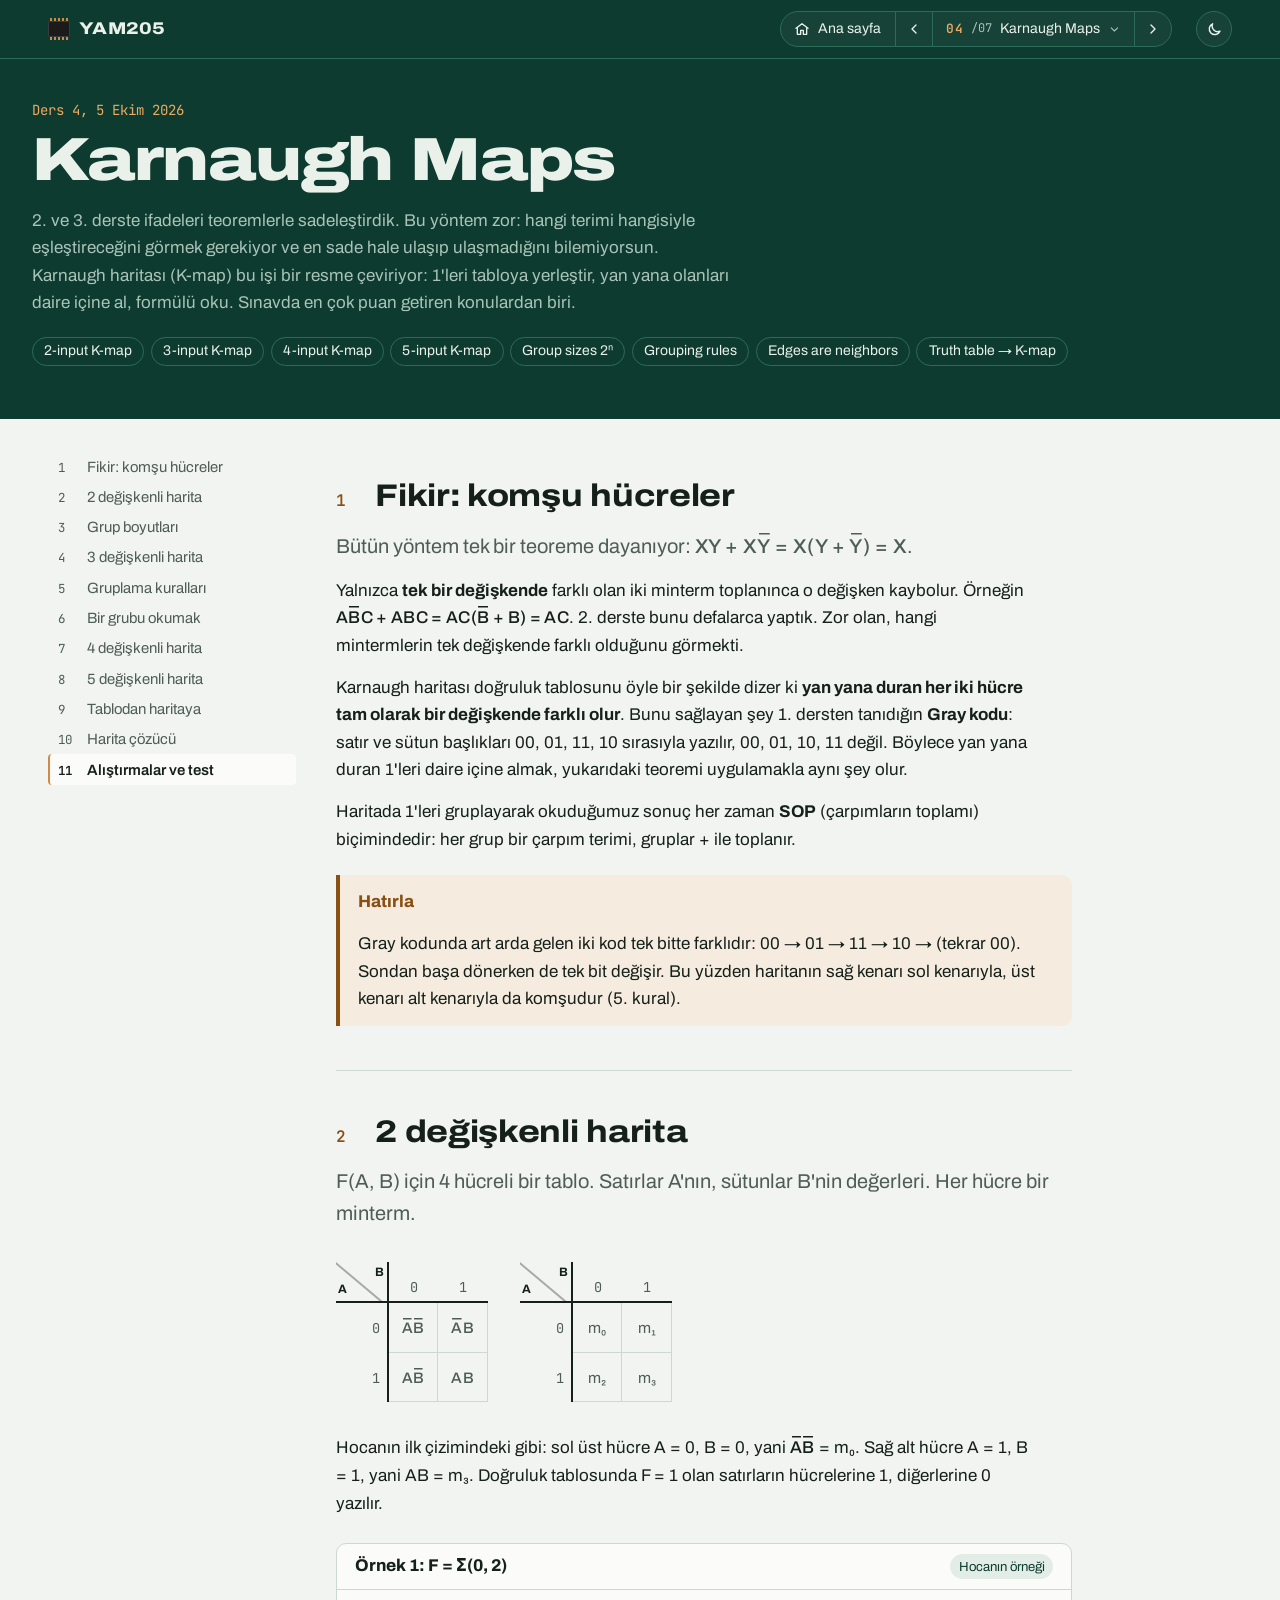
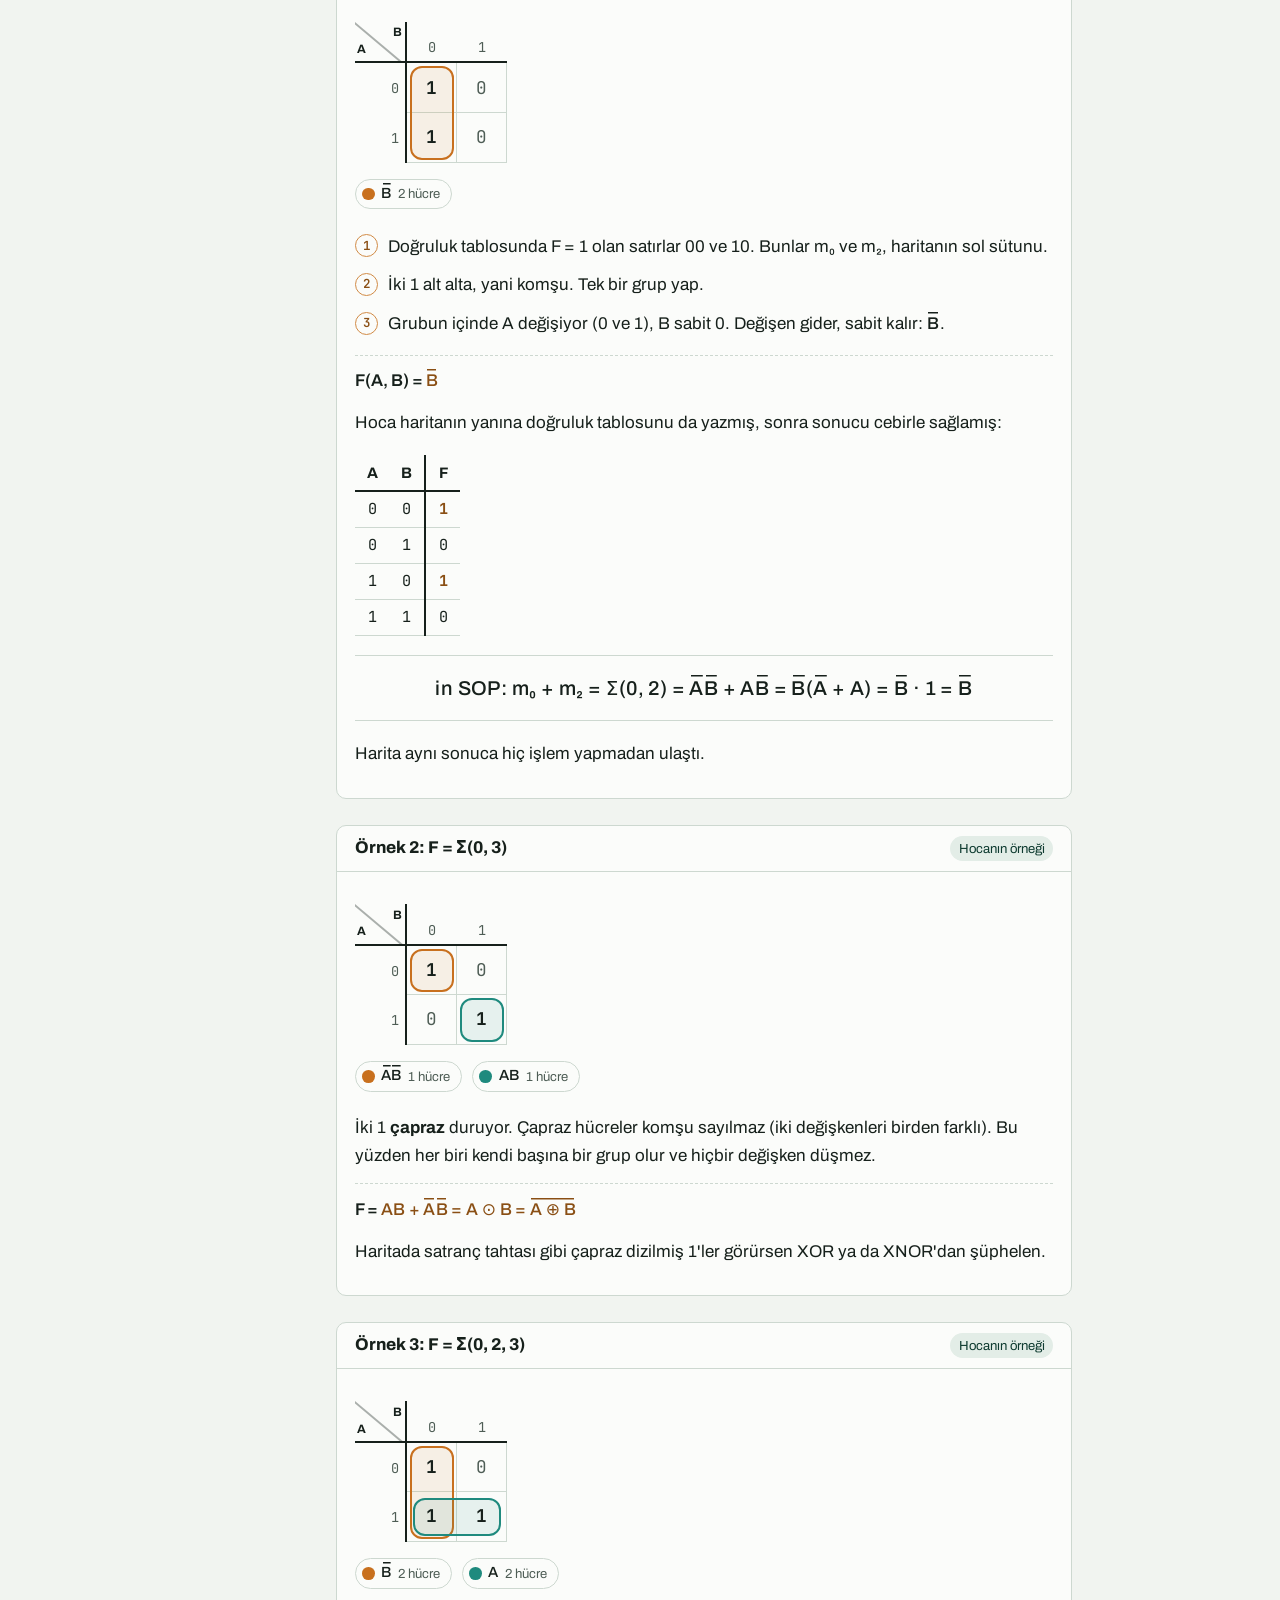
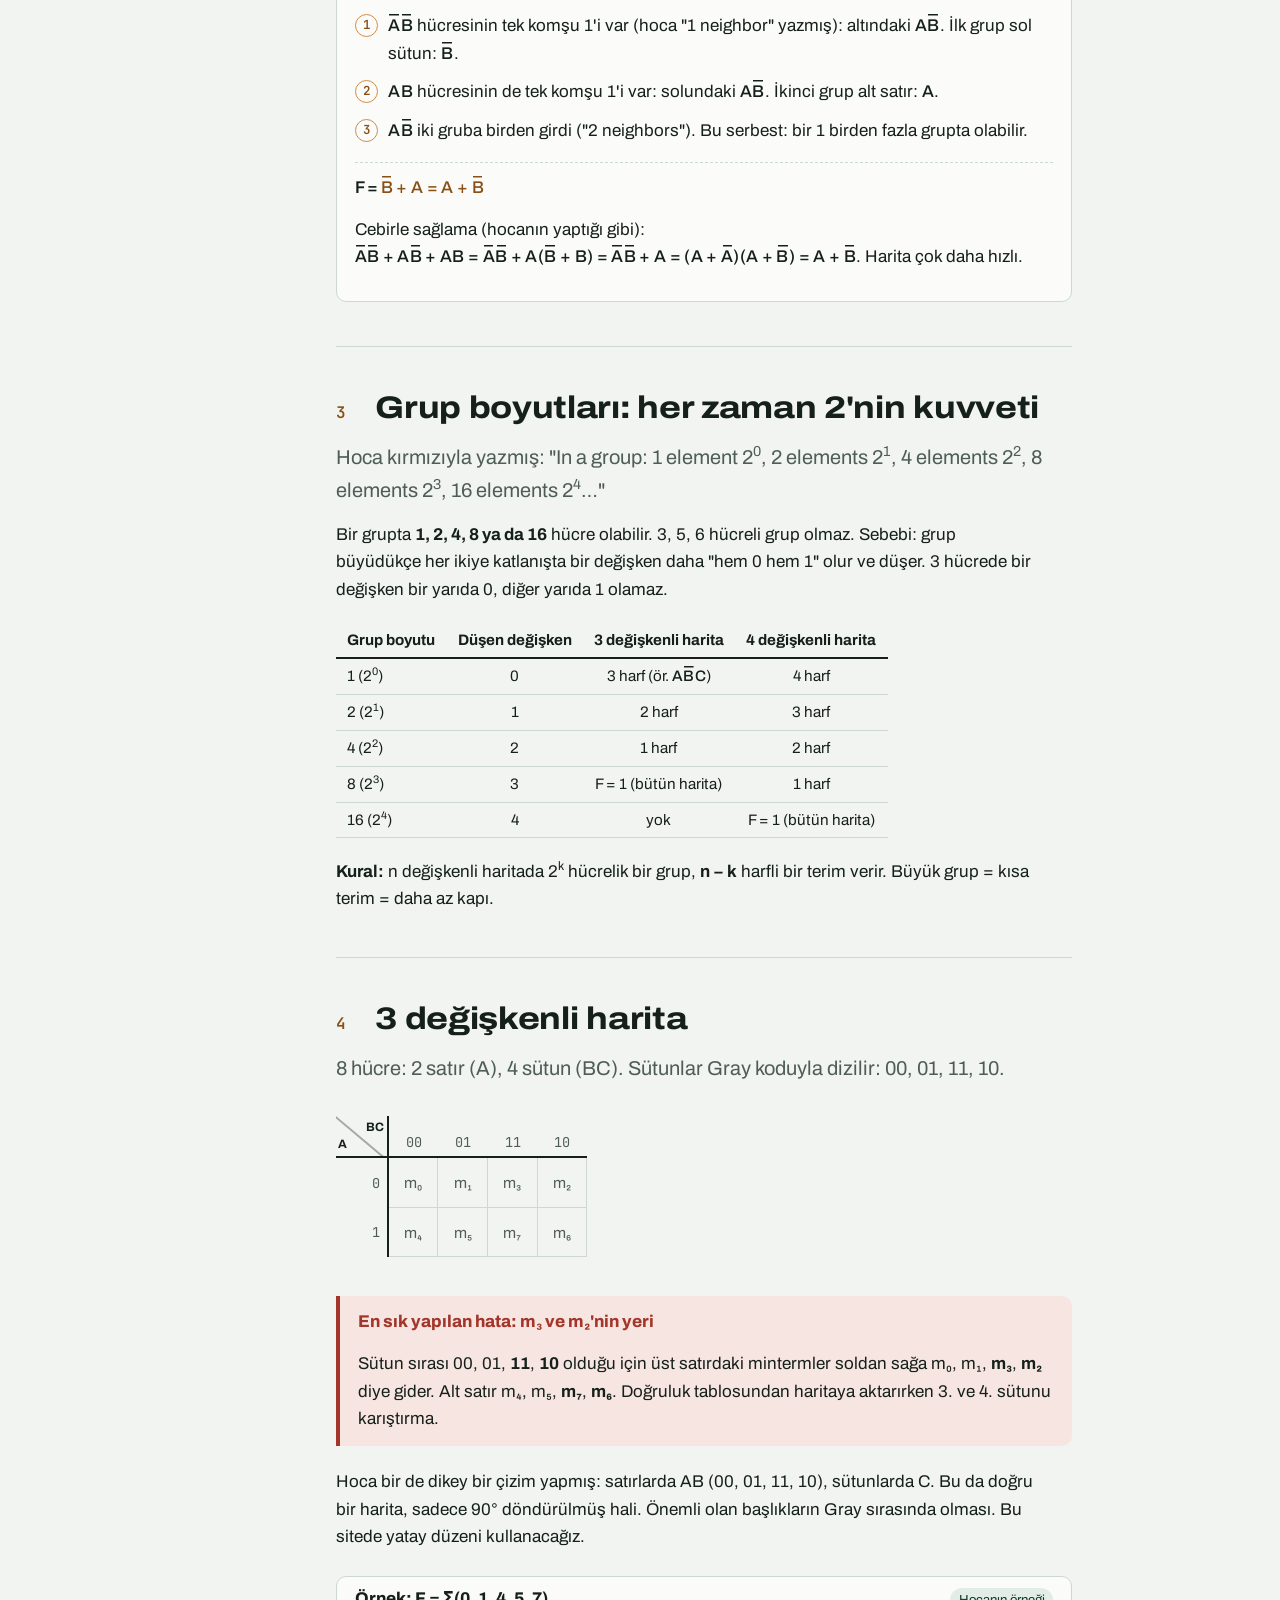
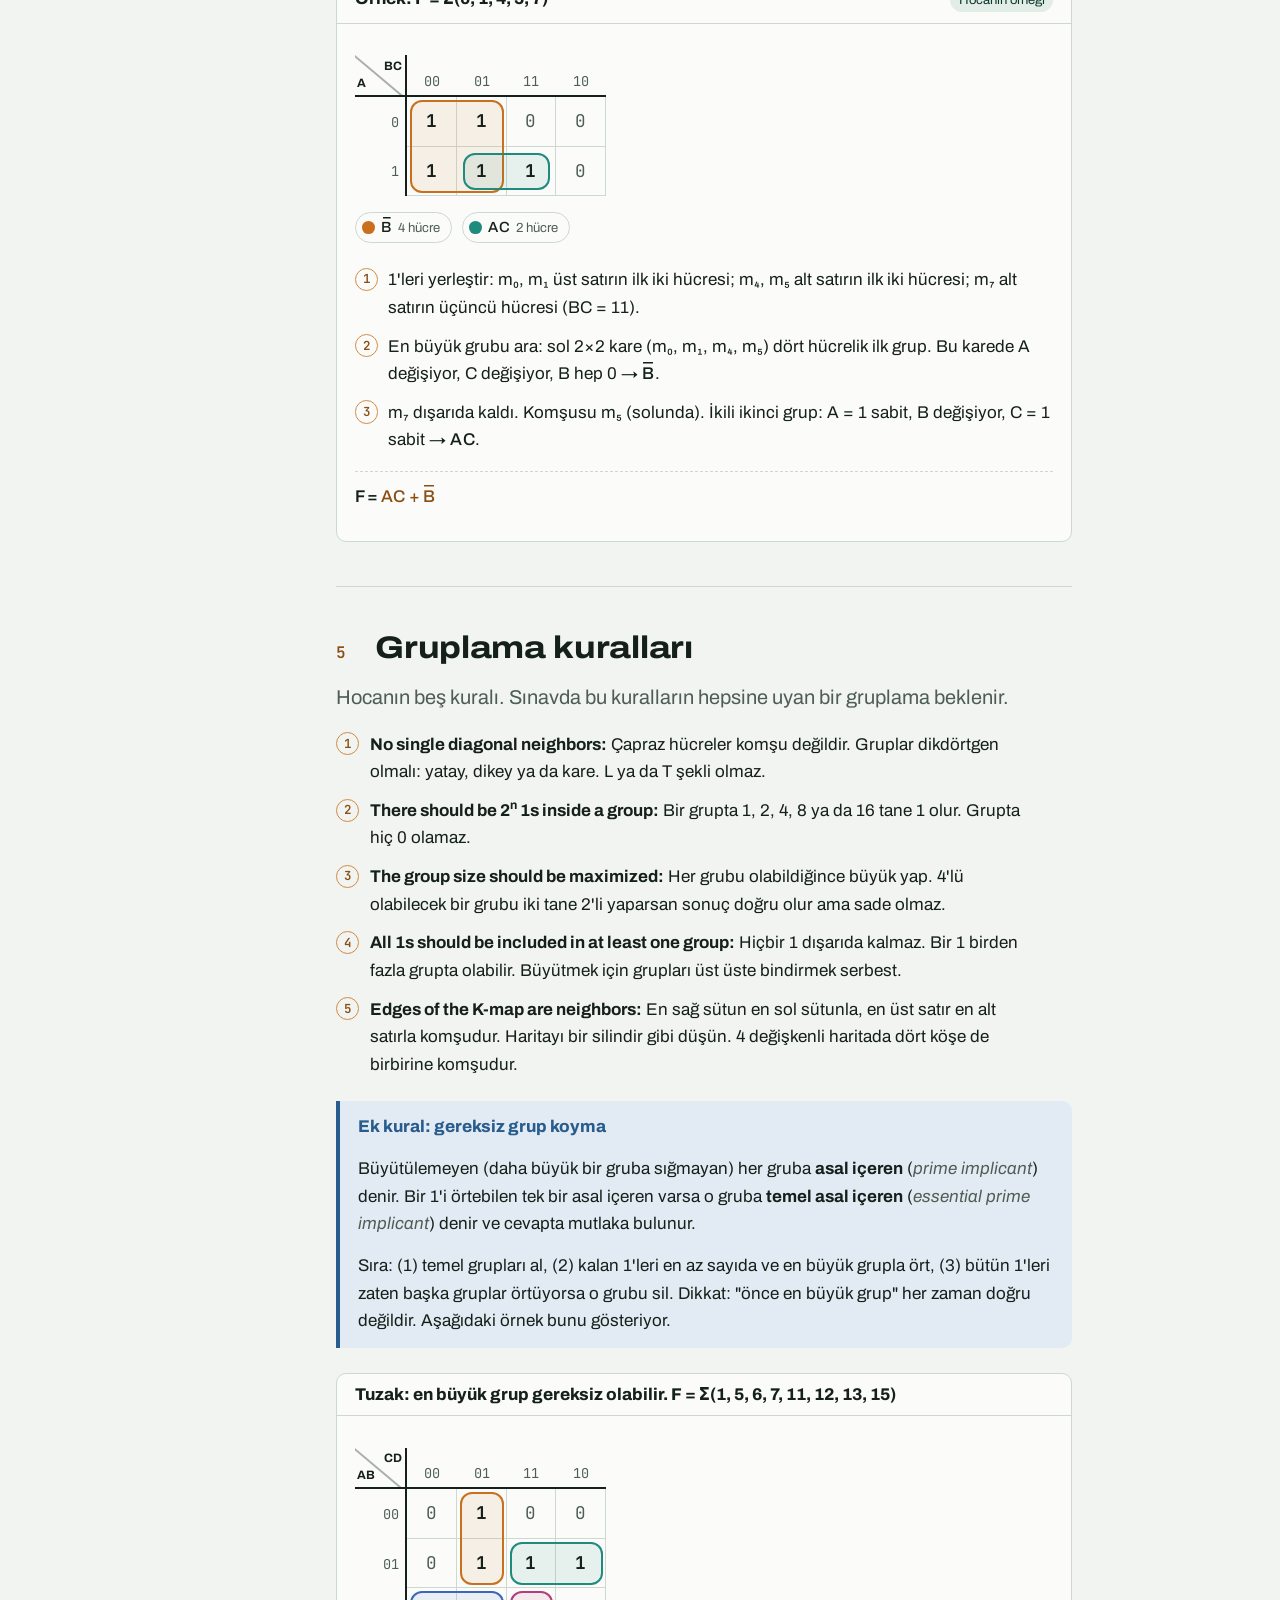
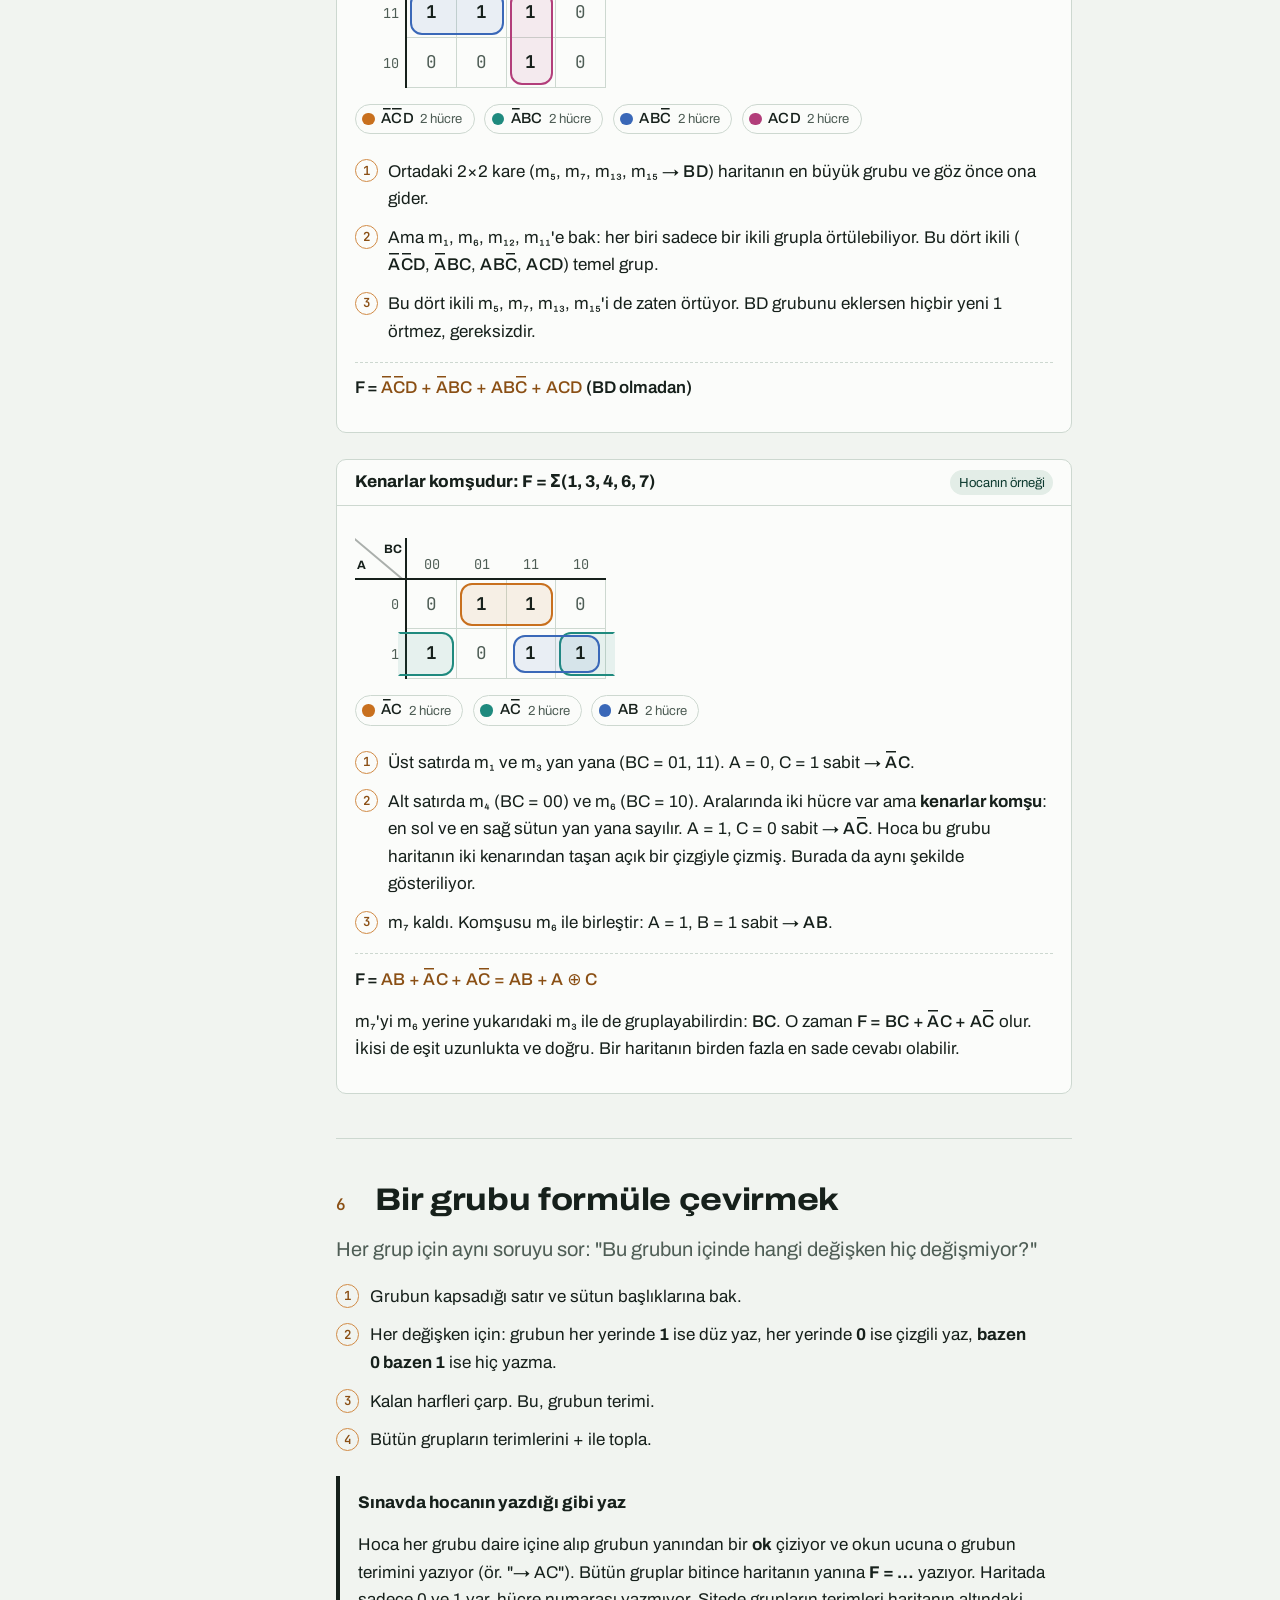
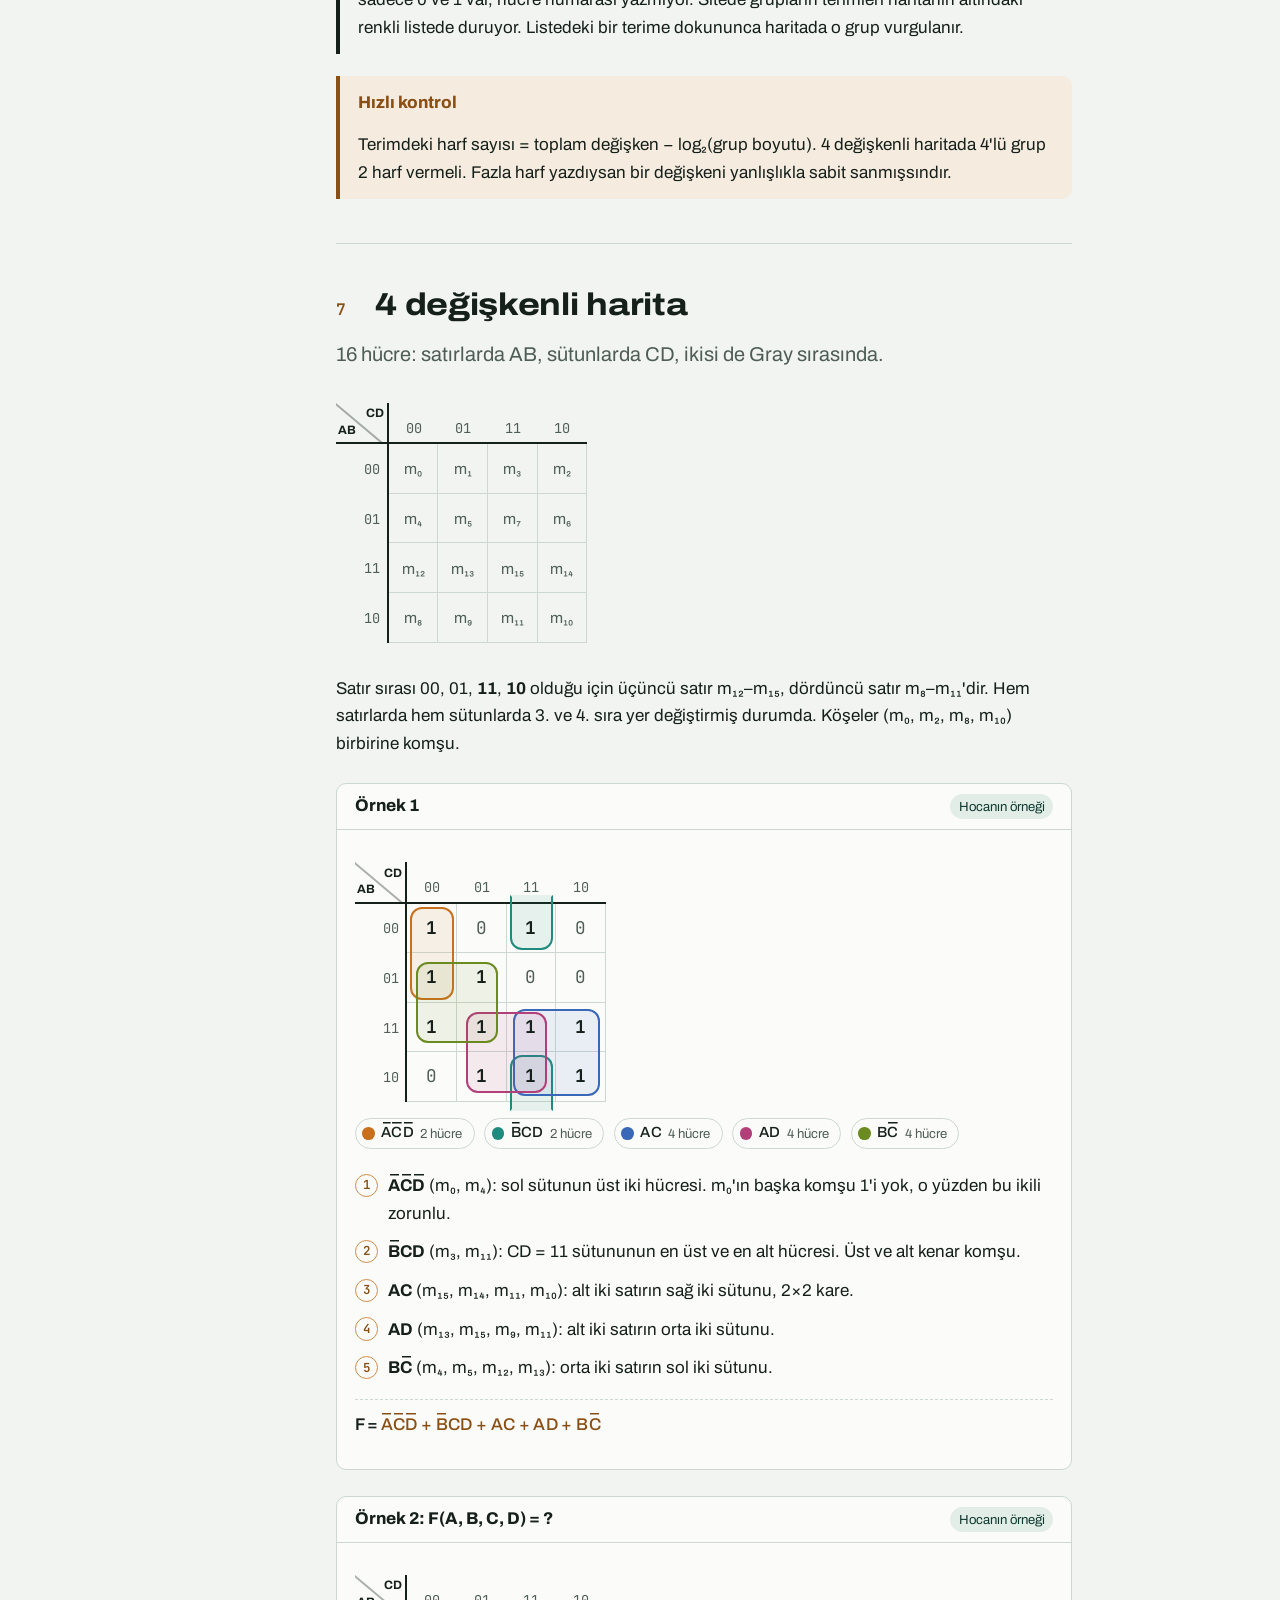
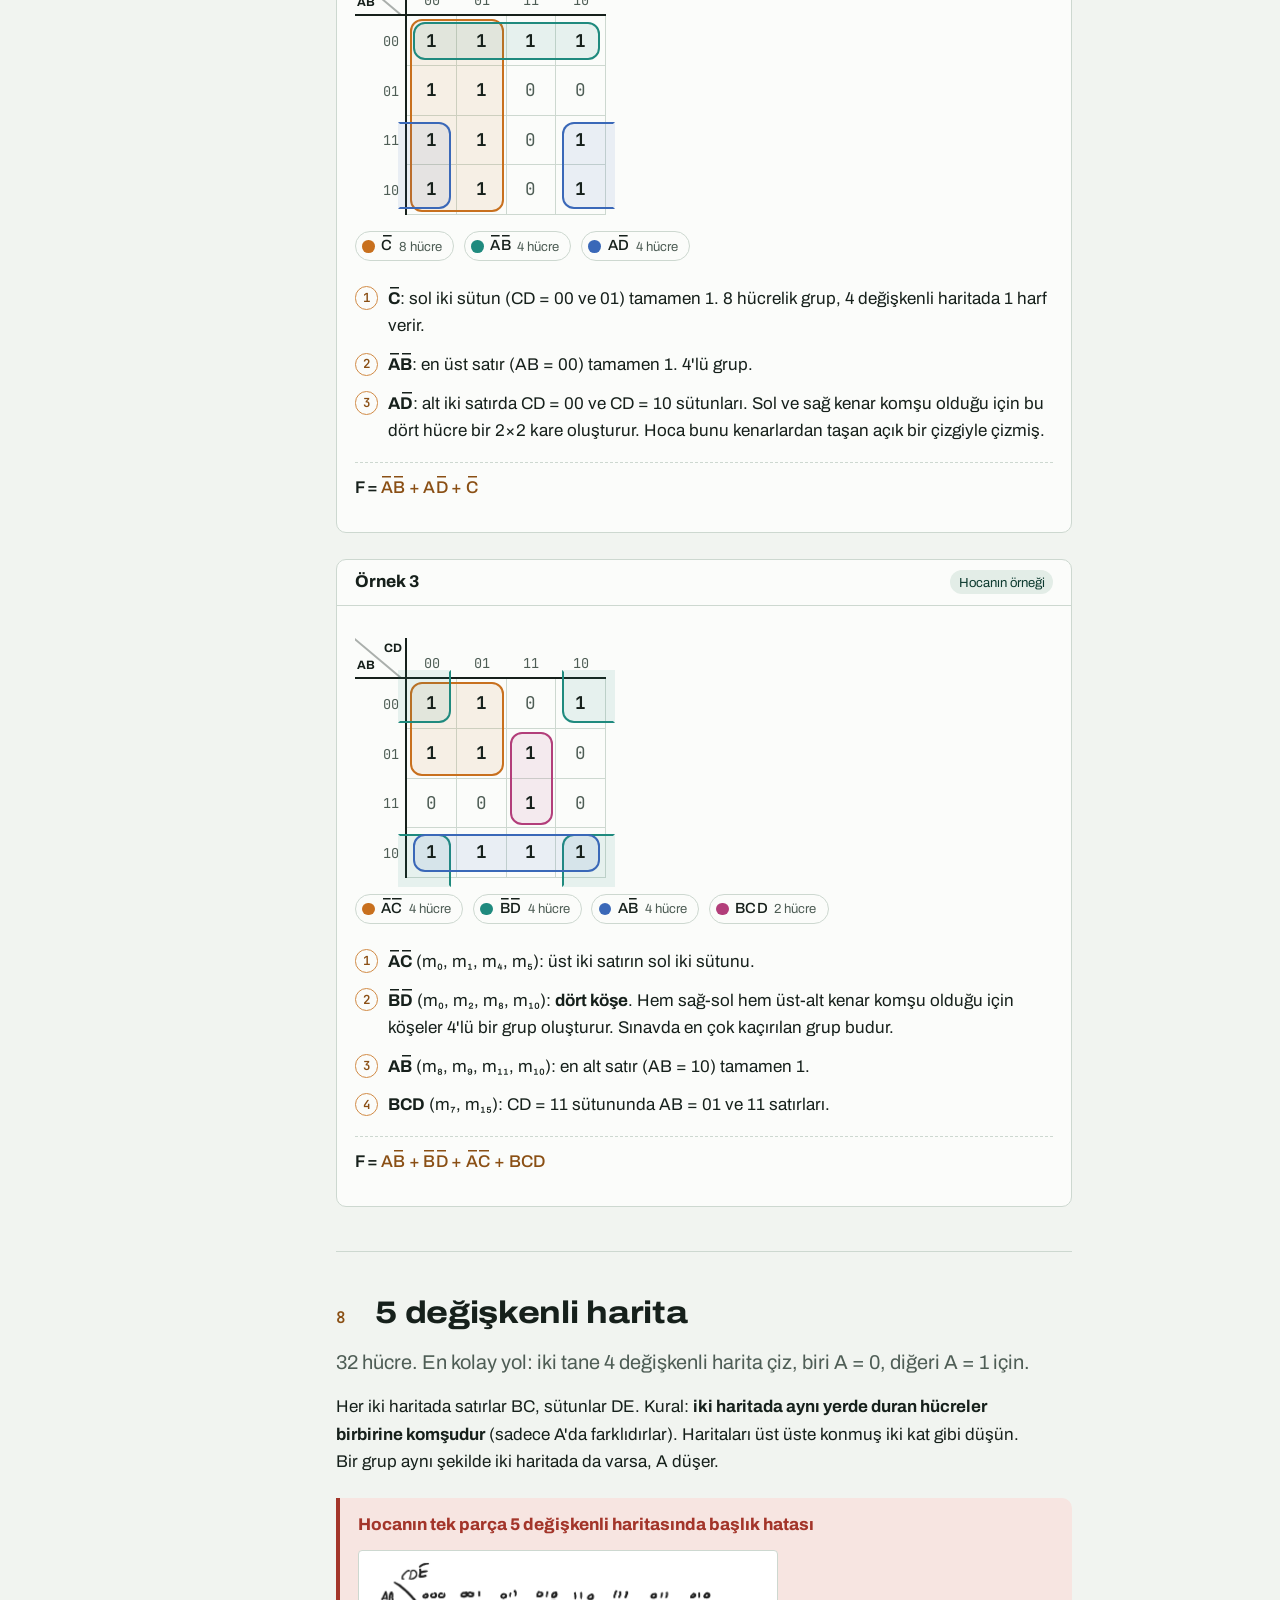
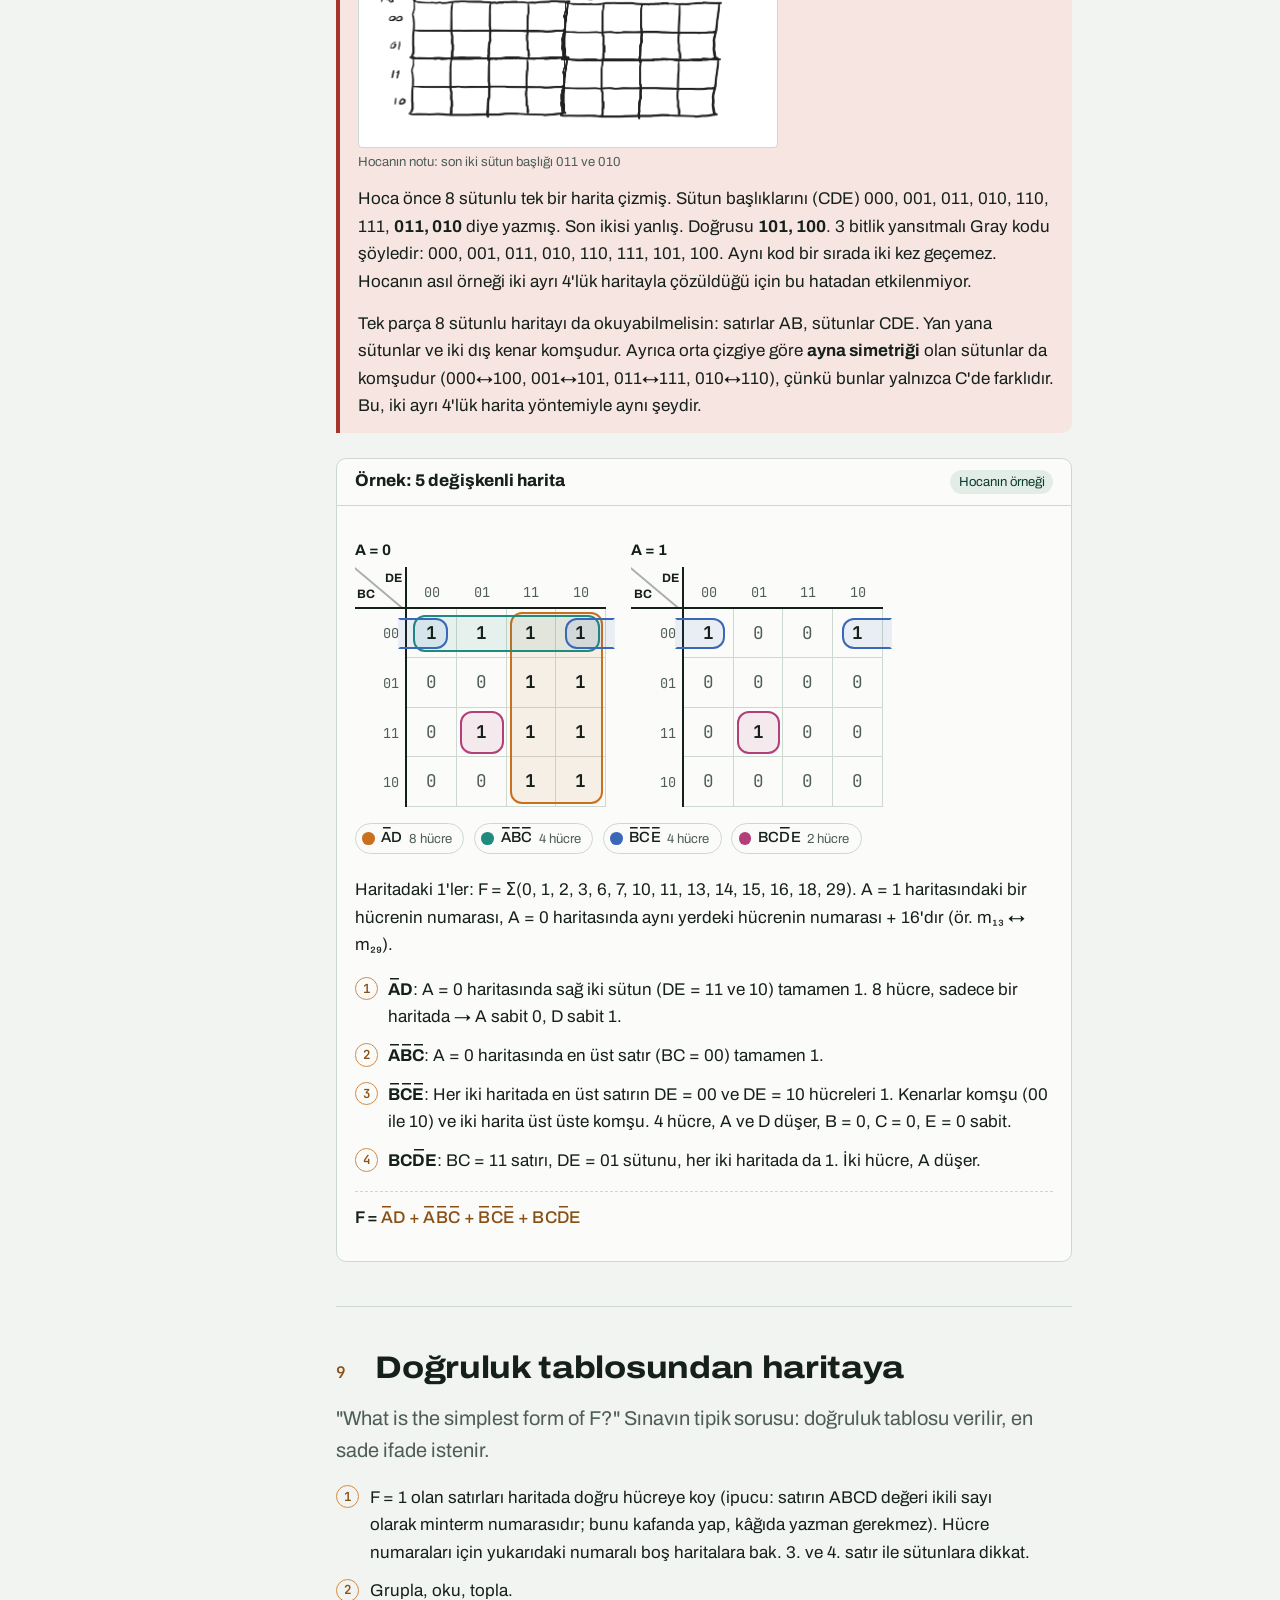
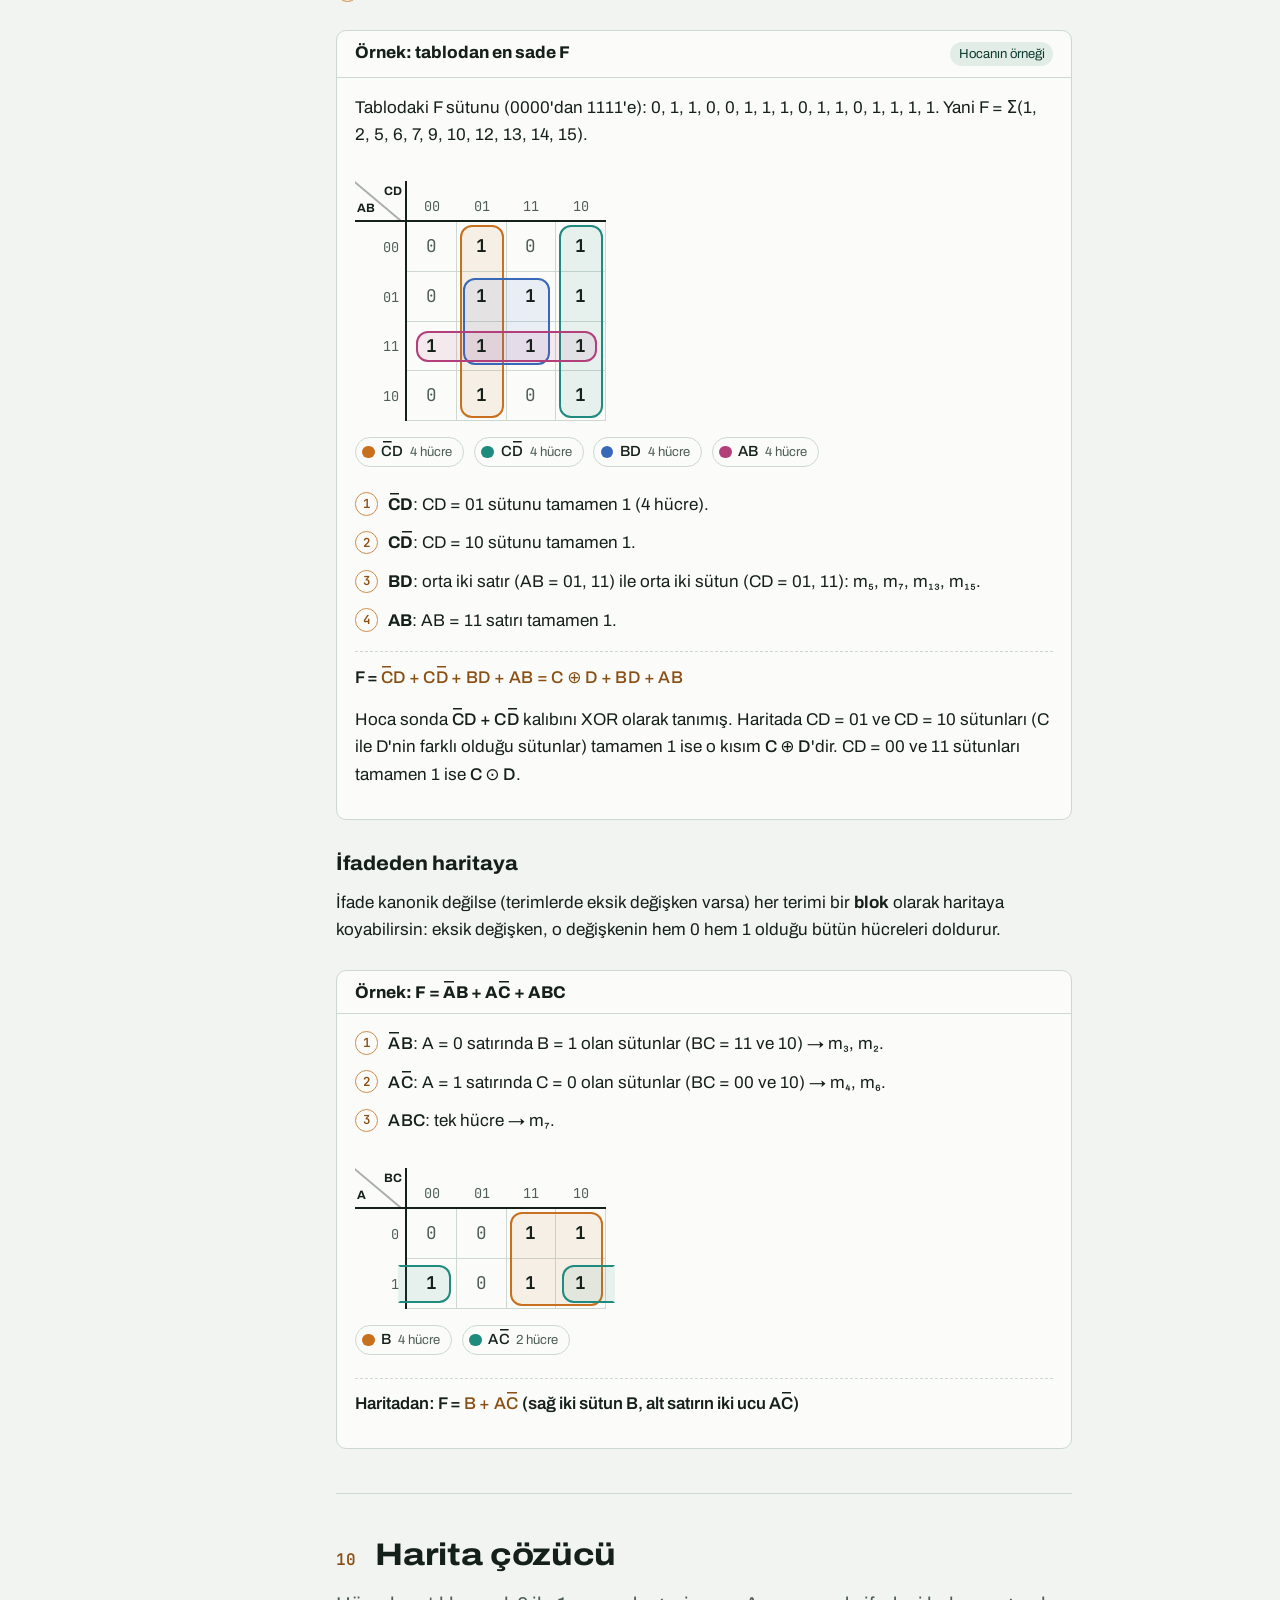
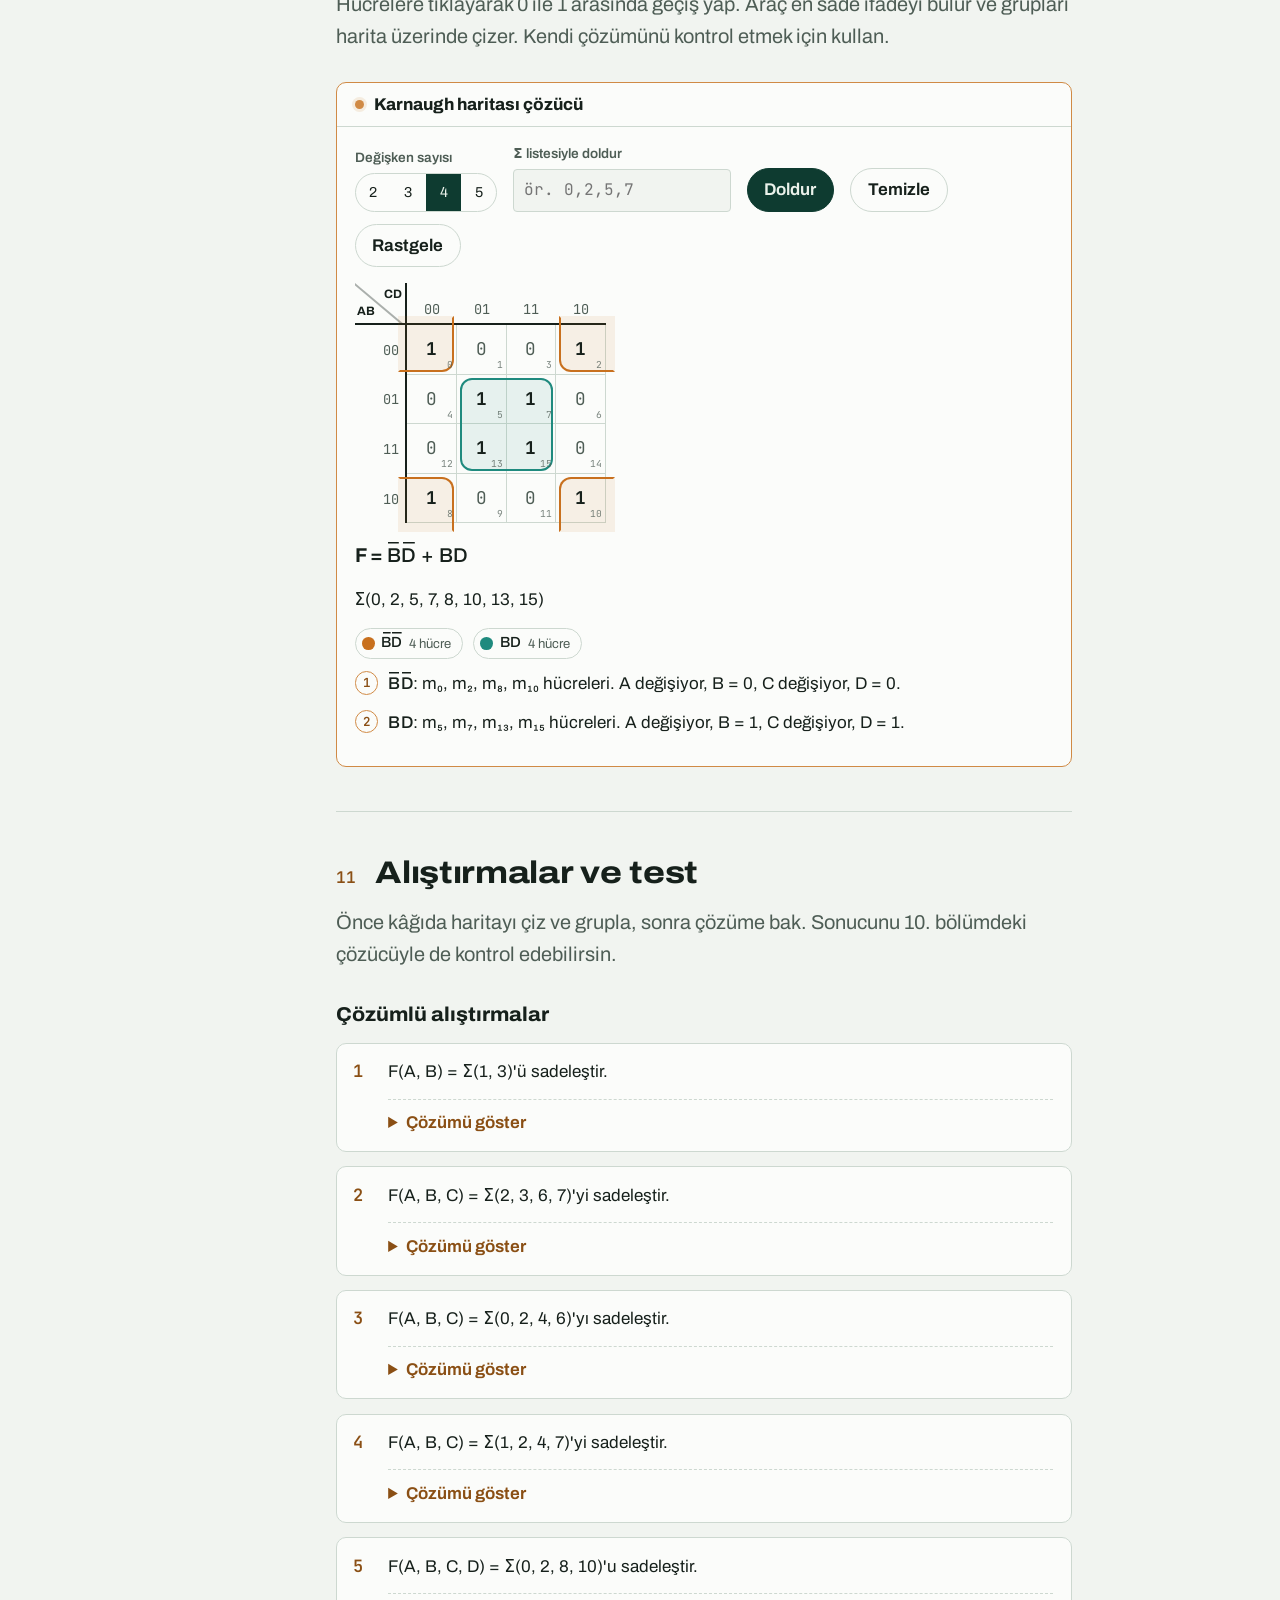
<file: lessons/04-karnaugh.html>
<!doctype html>
<html lang="tr">
<head>
  <meta charset="utf-8">
  <meta name="viewport" content="width=device-width, initial-scale=1">
  <title>Karnaugh Maps | YAM205</title>
  <meta name="description" content="Ders 4: Karnaugh haritaları. 2, 3, 4 ve 5 değişkenli haritalar, gruplama kuralları, hocanın bütün örnekleri ve etkileşimli harita çözücü.">
  <link rel="icon" href="../favicon.ico" sizes="any">
  <link rel="icon" href="../assets/img/favicon.svg" type="image/svg+xml">
  <link rel="apple-touch-icon" href="../assets/img/apple-touch-icon.png">
  <meta name="theme-color" content="#0E3B30">
  <link rel="preconnect" href="https://fonts.googleapis.com">
  <link rel="preconnect" href="https://fonts.gstatic.com" crossorigin>
  <link href="https://fonts.googleapis.com/css2?family=Archivo:ital,wdth,wght@0,62..125,100..900;1,62..125,100..900&family=JetBrains+Mono:wght@400;600&display=swap" rel="stylesheet">
  <link rel="stylesheet" href="../assets/css/style.css">
</head>
<body data-lesson="04">
  <a class="skip" href="#icerik">İçeriğe geç</a>

  <header class="topbar">
    <div class="topbar-inner">
      <a class="brand" href="../index.html"><span class="brand-chip" aria-hidden="true"></span>YAM205</a>
      <span class="crumb">Ders 4 / 7 <strong>Karnaugh Maps</strong></span>
      <span class="spacer"></span>
      <button class="icon-btn" type="button" data-theme-toggle>Koyu tema</button>
    </div>
  </header>

  <div class="lesson-head">
    <div class="lesson-head-inner">
      <p class="kicker">Ders 4, 5 Ekim 2026</p>
      <h1>Karnaugh Maps</h1>
      <p>2. ve 3. derste ifadeleri teoremlerle sadeleştirdik. Bu yöntem zor: hangi terimi hangisiyle eşleştireceğini görmek gerekiyor ve en sade hale ulaşıp ulaşmadığını bilemiyorsun. Karnaugh haritası (K-map) bu işi bir resme çeviriyor: 1'leri tabloya yerleştir, yan yana olanları daire içine al, formülü oku. Sınavda en çok puan getiren konulardan biri.</p>
      <ul class="covers" aria-label="Bu dersin konuları">
        <li>2-input K-map</li>
        <li>3-input K-map</li>
        <li>4-input K-map</li>
        <li>5-input K-map</li>
        <li>Group sizes 2ⁿ</li>
        <li>Grouping rules</li>
        <li>Edges are neighbors</li>
        <li>Truth table → K-map</li>
      </ul>
    </div>
  </div>

  <div class="layout">
    <nav class="toc" aria-label="Bu dersin bölümleri">
      <details>
        <summary>Bölümler</summary>
        <ol>
          <li><a href="#fikir"><span class="n">1</span><span>Fikir: komşu hücreler</span></a></li>
          <li><a href="#iki"><span class="n">2</span><span>2 değişkenli harita</span></a></li>
          <li><a href="#boyut"><span class="n">3</span><span>Grup boyutları</span></a></li>
          <li><a href="#uc"><span class="n">4</span><span>3 değişkenli harita</span></a></li>
          <li><a href="#kurallar"><span class="n">5</span><span>Gruplama kuralları</span></a></li>
          <li><a href="#okuma"><span class="n">6</span><span>Bir grubu okumak</span></a></li>
          <li><a href="#dort"><span class="n">7</span><span>4 değişkenli harita</span></a></li>
          <li><a href="#bes"><span class="n">8</span><span>5 değişkenli harita</span></a></li>
          <li><a href="#tablodan"><span class="n">9</span><span>Tablodan haritaya</span></a></li>
          <li><a href="#cozucu"><span class="n">10</span><span>Harita çözücü</span></a></li>
          <li><a href="#alistirma"><span class="n">11</span><span>Alıştırmalar ve test</span></a></li>
        </ol>
      </details>
    </nav>

    <main class="content" id="icerik">

<!-- ============================================================ 1 -->
<section id="fikir">
  <h2><span class="n">1</span>Fikir: komşu hücreler</h2>
  <p class="lead">Bütün yöntem tek bir teoreme dayanıyor: <span class="m">XY + X<span class="ov">Y</span> = X(Y + <span class="ov">Y</span>) = X</span>.</p>
  <p>Yalnızca <b>tek bir değişkende</b> farklı olan iki minterm toplanınca o değişken kaybolur. Örneğin <span class="m">A<span class="ov">B</span>C + ABC = AC(<span class="ov">B</span> + B) = AC</span>. 2. derste bunu defalarca yaptık. Zor olan, hangi mintermlerin tek değişkende farklı olduğunu görmekti.</p>
  <p>Karnaugh haritası doğruluk tablosunu öyle bir şekilde dizer ki <b>yan yana duran her iki hücre tam olarak bir değişkende farklı olur</b>. Bunu sağlayan şey 1. dersten tanıdığın <b>Gray kodu</b>: satır ve sütun başlıkları 00, 01, 11, 10 sırasıyla yazılır, 00, 01, 10, 11 değil. Böylece yan yana duran 1'leri daire içine almak, yukarıdaki teoremi uygulamakla aynı şey olur.</p>
  <p>Haritada 1'leri gruplayarak okuduğumuz sonuç her zaman <b>SOP</b> (çarpımların toplamı) biçimindedir: her grup bir çarpım terimi, gruplar + ile toplanır.</p>
  <div class="note tip">
    <span class="note-title">Hatırla</span>
    <p>Gray kodunda art arda gelen iki kod tek bitte farklıdır: 00 → 01 → 11 → 10 → (tekrar 00). Sondan başa dönerken de tek bit değişir. Bu yüzden haritanın sağ kenarı sol kenarıyla, üst kenarı alt kenarıyla da komşudur (5. kural).</p>
  </div>
</section>

<!-- ============================================================ 2 -->
<section id="iki">
  <h2><span class="n">2</span>2 değişkenli harita</h2>
  <p class="lead">F(A, B) için 4 hücreli bir tablo. Satırlar A'nın, sütunlar B'nin değerleri. Her hücre bir minterm.</p>
  <div class="kmap-figure">
    <div class="kmap-static" data-n="2" data-labels="terms"></div>
    <div class="kmap-static" data-n="2" data-labels="index"></div>
  </div>
  <p>Hocanın ilk çizimindeki gibi: sol üst hücre A = 0, B = 0, yani <span class="m"><span class="ov">A</span><span class="ov">B</span></span> = m₀. Sağ alt hücre A = 1, B = 1, yani AB = m₃. Doğruluk tablosunda F = 1 olan satırların hücrelerine 1, diğerlerine 0 yazılır.</p>

  <div class="example">
    <div class="example-head"><h4>Örnek 1: F = Σ(0, 2)</h4><span class="src">Hocanın örneği</span></div>
    <div class="example-body">
      <div class="kmap-figure">
        <div class="kmap-static" data-n="2" data-ones="0,2" data-groups="B'"></div>
      </div>
      <ol class="steps">
        <li>Doğruluk tablosunda F = 1 olan satırlar 00 ve 10. Bunlar m₀ ve m₂, haritanın sol sütunu.</li>
        <li>İki 1 alt alta, yani komşu. Tek bir grup yap.</li>
        <li>Grubun içinde A değişiyor (0 ve 1), B sabit 0. Değişen gider, sabit kalır: <span class="m"><span class="ov">B</span></span>.</li>
      </ol>
      <p class="answer">F(A, B) = <span class="m"><span class="ov">B</span></span></p>
      <p>Hoca haritanın yanına doğruluk tablosunu da yazmış, sonra sonucu cebirle sağlamış:</p>
      <div class="table-wrap"><table class="tt" style="width:auto">
        <thead><tr><th>A</th><th>B</th><th class="out">F</th></tr></thead>
        <tbody>
          <tr><td>0</td><td>0</td><td class="out one">1</td></tr>
          <tr><td>0</td><td>1</td><td class="out">0</td></tr>
          <tr><td>1</td><td>0</td><td class="out one">1</td></tr>
          <tr><td>1</td><td>1</td><td class="out">0</td></tr>
        </tbody>
      </table></div>
      <div class="formula"><span class="m" style="white-space:normal">in SOP: m₀ + m₂ = Σ(0, 2) = <span class="ov">A</span><span class="ov">B</span> + A<span class="ov">B</span> = <span class="ov">B</span>(<span class="ov">A</span> + A) = <span class="ov">B</span> · 1 = <span class="ov">B</span></span></div>
      <p>Harita aynı sonuca hiç işlem yapmadan ulaştı.</p>
    </div>
  </div>

  <div class="example">
    <div class="example-head"><h4>Örnek 2: F = Σ(0, 3)</h4><span class="src">Hocanın örneği</span></div>
    <div class="example-body">
      <div class="kmap-figure">
        <div class="kmap-static" data-n="2" data-ones="0,3" data-groups="A'B'|AB"></div>
      </div>
      <p>İki 1 <b>çapraz</b> duruyor. Çapraz hücreler komşu sayılmaz (iki değişkenleri birden farklı). Bu yüzden her biri kendi başına bir grup olur ve hiçbir değişken düşmez.</p>
      <p class="answer">F = <span class="m">AB + <span class="ov">A</span><span class="ov">B</span> = A ⊙ B = <span class="ov">A ⊕ B</span></span></p>
      <p>Haritada satranç tahtası gibi çapraz dizilmiş 1'ler görürsen XOR ya da XNOR'dan şüphelen.</p>
    </div>
  </div>

  <div class="example">
    <div class="example-head"><h4>Örnek 3: F = Σ(0, 2, 3)</h4><span class="src">Hocanın örneği</span></div>
    <div class="example-body">
      <div class="kmap-figure">
        <div class="kmap-static" data-n="2" data-ones="0,2,3" data-groups="B'|A"></div>
      </div>
      <ol class="steps">
        <li><span class="m"><span class="ov">A</span><span class="ov">B</span></span> hücresinin tek komşu 1'i var (hoca "1 neighbor" yazmış): altındaki <span class="m">A<span class="ov">B</span></span>. İlk grup sol sütun: <span class="m"><span class="ov">B</span></span>.</li>
        <li><span class="m">AB</span> hücresinin de tek komşu 1'i var: solundaki <span class="m">A<span class="ov">B</span></span>. İkinci grup alt satır: <span class="m">A</span>.</li>
        <li><span class="m">A<span class="ov">B</span></span> iki gruba birden girdi ("2 neighbors"). Bu serbest: bir 1 birden fazla grupta olabilir.</li>
      </ol>
      <p class="answer">F = <span class="m"><span class="ov">B</span> + A = A + <span class="ov">B</span></span></p>
      <p>Cebirle sağlama (hocanın yaptığı gibi): <span class="m"><span class="ov">A</span><span class="ov">B</span> + A<span class="ov">B</span> + AB = <span class="ov">A</span><span class="ov">B</span> + A(<span class="ov">B</span> + B) = <span class="ov">A</span><span class="ov">B</span> + A = (A + <span class="ov">A</span>)(A + <span class="ov">B</span>) = A + <span class="ov">B</span></span>. Harita çok daha hızlı.</p>
    </div>
  </div>
</section>

<!-- ============================================================ 3 -->
<section id="boyut">
  <h2><span class="n">3</span>Grup boyutları: her zaman 2'nin kuvveti</h2>
  <p class="lead">Hoca kırmızıyla yazmış: "In a group: 1 element 2⁰, 2 elements 2¹, 4 elements 2², 8 elements 2³, 16 elements 2⁴…"</p>
  <p>Bir grupta <b>1, 2, 4, 8 ya da 16</b> hücre olabilir. 3, 5, 6 hücreli grup olmaz. Sebebi: grup büyüdükçe her ikiye katlanışta bir değişken daha "hem 0 hem 1" olur ve düşer. 3 hücrede bir değişken bir yarıda 0, diğer yarıda 1 olamaz.</p>
  <div class="table-wrap"><table class="data">
    <thead><tr><th>Grup boyutu</th><th>Düşen değişken</th><th>3 değişkenli harita</th><th>4 değişkenli harita</th></tr></thead>
    <tbody>
      <tr><td>1 (2⁰)</td><td>0</td><td>3 harf (ör. <span class="m">A<span class="ov">B</span>C</span>)</td><td>4 harf</td></tr>
      <tr><td>2 (2¹)</td><td>1</td><td>2 harf</td><td>3 harf</td></tr>
      <tr><td>4 (2²)</td><td>2</td><td>1 harf</td><td>2 harf</td></tr>
      <tr><td>8 (2³)</td><td>3</td><td>F = 1 (bütün harita)</td><td>1 harf</td></tr>
      <tr><td>16 (2⁴)</td><td>4</td><td>yok</td><td>F = 1 (bütün harita)</td></tr>
    </tbody>
  </table></div>
  <p><b>Kural:</b> n değişkenli haritada 2<sup>k</sup> hücrelik bir grup, <b>n − k</b> harfli bir terim verir. Büyük grup = kısa terim = daha az kapı.</p>
</section>

<!-- ============================================================ 4 -->
<section id="uc">
  <h2><span class="n">4</span>3 değişkenli harita</h2>
  <p class="lead">8 hücre: 2 satır (A), 4 sütun (BC). Sütunlar Gray koduyla dizilir: 00, 01, 11, 10.</p>
  <div class="kmap-figure">
    <div class="kmap-static" data-n="3" data-labels="index"></div>
  </div>
  <div class="note warn">
    <span class="note-title">En sık yapılan hata: m₃ ve m₂'nin yeri</span>
    <p>Sütun sırası 00, 01, <b>11</b>, <b>10</b> olduğu için üst satırdaki mintermler soldan sağa m₀, m₁, <b>m₃</b>, <b>m₂</b> diye gider. Alt satır m₄, m₅, <b>m₇</b>, <b>m₆</b>. Doğruluk tablosundan haritaya aktarırken 3. ve 4. sütunu karıştırma.</p>
  </div>
  <p>Hoca bir de dikey bir çizim yapmış: satırlarda AB (00, 01, 11, 10), sütunlarda C. Bu da doğru bir harita, sadece 90° döndürülmüş hali. Önemli olan başlıkların Gray sırasında olması. Bu sitede yatay düzeni kullanacağız.</p>

  <div class="example">
    <div class="example-head"><h4>Örnek: F = Σ(0, 1, 4, 5, 7)</h4><span class="src">Hocanın örneği</span></div>
    <div class="example-body">
      <div class="kmap-figure">
        <div class="kmap-static" data-n="3" data-ones="0,1,4,5,7" data-groups="B'|AC"></div>
      </div>
      <ol class="steps">
        <li>1'leri yerleştir: m₀, m₁ üst satırın ilk iki hücresi; m₄, m₅ alt satırın ilk iki hücresi; m₇ alt satırın üçüncü hücresi (BC = 11).</li>
        <li>En büyük grubu ara: sol 2×2 kare (m₀, m₁, m₄, m₅) dört hücrelik ilk grup. Bu karede A değişiyor, C değişiyor, B hep 0 → <span class="m"><span class="ov">B</span></span>.</li>
        <li>m₇ dışarıda kaldı. Komşusu m₅ (solunda). İkili ikinci grup: A = 1 sabit, B değişiyor, C = 1 sabit → <span class="m">AC</span>.</li>
      </ol>
      <p class="answer">F = <span class="m">AC + <span class="ov">B</span></span></p>
    </div>
  </div>
</section>

<!-- ============================================================ 5 -->
<section id="kurallar">
  <h2><span class="n">5</span>Gruplama kuralları</h2>
  <p class="lead">Hocanın beş kuralı. Sınavda bu kuralların hepsine uyan bir gruplama beklenir.</p>
  <ol class="steps">
    <li><b>No single diagonal neighbors:</b> Çapraz hücreler komşu değildir. Gruplar dikdörtgen olmalı: yatay, dikey ya da kare. L ya da T şekli olmaz.</li>
    <li><b>There should be 2ⁿ 1s inside a group:</b> Bir grupta 1, 2, 4, 8 ya da 16 tane 1 olur. Grupta hiç 0 olamaz.</li>
    <li><b>The group size should be maximized:</b> Her grubu olabildiğince büyük yap. 4'lü olabilecek bir grubu iki tane 2'li yaparsan sonuç doğru olur ama sade olmaz.</li>
    <li><b>All 1s should be included in at least one group:</b> Hiçbir 1 dışarıda kalmaz. Bir 1 birden fazla grupta olabilir. Büyütmek için grupları üst üste bindirmek serbest.</li>
    <li><b>Edges of the K-map are neighbors:</b> En sağ sütun en sol sütunla, en üst satır en alt satırla komşudur. Haritayı bir silindir gibi düşün. 4 değişkenli haritada dört köşe de birbirine komşudur.</li>
  </ol>
  <div class="note extra">
    <span class="note-title">Ek kural: gereksiz grup koyma</span>
    <p>Büyütülemeyen (daha büyük bir gruba sığmayan) her gruba <b>asal içeren</b> (<span class="en">prime implicant</span>) denir. Bir 1'i örtebilen tek bir asal içeren varsa o gruba <b>temel asal içeren</b> (<span class="en">essential prime implicant</span>) denir ve cevapta mutlaka bulunur.</p>
    <p>Sıra: (1) temel grupları al, (2) kalan 1'leri en az sayıda ve en büyük grupla ört, (3) bütün 1'leri zaten başka gruplar örtüyorsa o grubu sil. Dikkat: "önce en büyük grup" her zaman doğru değildir. Aşağıdaki örnek bunu gösteriyor.</p>
  </div>

  <div class="example">
    <div class="example-head"><h4>Tuzak: en büyük grup gereksiz olabilir. F = Σ(1, 5, 6, 7, 11, 12, 13, 15)</h4></div>
    <div class="example-body">
      <div class="kmap-figure"><div class="kmap-static" data-n="4" data-ones="1,5,6,7,11,12,13,15" data-groups="A'C'D|A'BC|ABC'|ACD"></div></div>
      <ol class="steps">
        <li>Ortadaki 2×2 kare (m₅, m₇, m₁₃, m₁₅ → <span class="m">BD</span>) haritanın en büyük grubu ve göz önce ona gider.</li>
        <li>Ama m₁, m₆, m₁₂, m₁₁'e bak: her biri sadece bir ikili grupla örtülebiliyor. Bu dört ikili (<span class="m"><span class="ov">A</span><span class="ov">C</span>D</span>, <span class="m"><span class="ov">A</span>BC</span>, <span class="m">AB<span class="ov">C</span></span>, <span class="m">ACD</span>) temel grup.</li>
        <li>Bu dört ikili m₅, m₇, m₁₃, m₁₅'i de zaten örtüyor. BD grubunu eklersen hiçbir yeni 1 örtmez, gereksizdir.</li>
      </ol>
      <p class="answer">F = <span class="m"><span class="ov">A</span><span class="ov">C</span>D + <span class="ov">A</span>BC + AB<span class="ov">C</span> + ACD</span> (BD olmadan)</p>
    </div>
  </div>

  <div class="example">
    <div class="example-head"><h4>Kenarlar komşudur: F = Σ(1, 3, 4, 6, 7)</h4><span class="src">Hocanın örneği</span></div>
    <div class="example-body">
      <div class="kmap-figure">
        <div class="kmap-static" data-n="3" data-ones="1,3,4,6,7" data-groups="A'C|AC'|AB"></div>
      </div>
      <ol class="steps">
        <li>Üst satırda m₁ ve m₃ yan yana (BC = 01, 11). A = 0, C = 1 sabit → <span class="m"><span class="ov">A</span>C</span>.</li>
        <li>Alt satırda m₄ (BC = 00) ve m₆ (BC = 10). Aralarında iki hücre var ama <b>kenarlar komşu</b>: en sol ve en sağ sütun yan yana sayılır. A = 1, C = 0 sabit → <span class="m">A<span class="ov">C</span></span>. Hoca bu grubu haritanın iki kenarından taşan açık bir çizgiyle çizmiş. Burada da aynı şekilde gösteriliyor.</li>
        <li>m₇ kaldı. Komşusu m₆ ile birleştir: A = 1, B = 1 sabit → <span class="m">AB</span>.</li>
      </ol>
      <p class="answer">F = <span class="m">AB + <span class="ov">A</span>C + A<span class="ov">C</span> = AB + A ⊕ C</span></p>
      <p>m₇'yi m₆ yerine yukarıdaki m₃ ile de gruplayabilirdin: <span class="m">BC</span>. O zaman <span class="m">F = BC + <span class="ov">A</span>C + A<span class="ov">C</span></span> olur. İkisi de eşit uzunlukta ve doğru. Bir haritanın birden fazla en sade cevabı olabilir.</p>
    </div>
  </div>
</section>

<!-- ============================================================ 6 -->
<section id="okuma">
  <h2><span class="n">6</span>Bir grubu formüle çevirmek</h2>
  <p class="lead">Her grup için aynı soruyu sor: "Bu grubun içinde hangi değişken hiç değişmiyor?"</p>
  <ol class="steps">
    <li>Grubun kapsadığı satır ve sütun başlıklarına bak.</li>
    <li>Her değişken için: grubun her yerinde <b>1</b> ise düz yaz, her yerinde <b>0</b> ise çizgili yaz, <b>bazen 0 bazen 1</b> ise hiç yazma.</li>
    <li>Kalan harfleri çarp. Bu, grubun terimi.</li>
    <li>Bütün grupların terimlerini + ile topla.</li>
  </ol>
  <div class="note">
    <span class="note-title">Sınavda hocanın yazdığı gibi yaz</span>
    <p>Hoca her grubu daire içine alıp grubun yanından bir <b>ok</b> çiziyor ve okun ucuna o grubun terimini yazıyor (ör. "→ AC"). Bütün gruplar bitince haritanın yanına <b>F = …</b> yazıyor. Haritada sadece 0 ve 1 var, hücre numarası yazmıyor. Sitede grupların terimleri haritanın altındaki renkli listede duruyor. Listedeki bir terime dokununca haritada o grup vurgulanır.</p>
  </div>
  <div class="note tip">
    <span class="note-title">Hızlı kontrol</span>
    <p>Terimdeki harf sayısı = toplam değişken − log₂(grup boyutu). 4 değişkenli haritada 4'lü grup 2 harf vermeli. Fazla harf yazdıysan bir değişkeni yanlışlıkla sabit sanmışsındır.</p>
  </div>
</section>

<!-- ============================================================ 7 -->
<section id="dort">
  <h2><span class="n">7</span>4 değişkenli harita</h2>
  <p class="lead">16 hücre: satırlarda AB, sütunlarda CD, ikisi de Gray sırasında.</p>
  <div class="kmap-figure">
    <div class="kmap-static" data-n="4" data-labels="index"></div>
  </div>
  <p>Satır sırası 00, 01, <b>11</b>, <b>10</b> olduğu için üçüncü satır m₁₂–m₁₅, dördüncü satır m₈–m₁₁'dir. Hem satırlarda hem sütunlarda 3. ve 4. sıra yer değiştirmiş durumda. Köşeler (m₀, m₂, m₈, m₁₀) birbirine komşu.</p>

  <div class="example">
    <div class="example-head"><h4>Örnek 1</h4><span class="src">Hocanın örneği</span></div>
    <div class="example-body">
      <div class="kmap-figure">
        <div class="kmap-static" data-n="4" data-ones="0,3,4,5,9,10,11,12,13,14,15" data-groups="A'C'D'|B'CD|AC|AD|BC'"></div>
      </div>
      <ol class="steps">
        <li><b><span class="ov">A</span><span class="ov">C</span><span class="ov">D</span></b> (m₀, m₄): sol sütunun üst iki hücresi. m₀'ın başka komşu 1'i yok, o yüzden bu ikili zorunlu.</li>
        <li><b><span class="ov">B</span>CD</b> (m₃, m₁₁): CD = 11 sütununun en üst ve en alt hücresi. Üst ve alt kenar komşu.</li>
        <li><b>AC</b> (m₁₅, m₁₄, m₁₁, m₁₀): alt iki satırın sağ iki sütunu, 2×2 kare.</li>
        <li><b>AD</b> (m₁₃, m₁₅, m₉, m₁₁): alt iki satırın orta iki sütunu.</li>
        <li><b>B<span class="ov">C</span></b> (m₄, m₅, m₁₂, m₁₃): orta iki satırın sol iki sütunu.</li>
      </ol>
      <p class="answer">F = <span class="m"><span class="ov">A</span><span class="ov">C</span><span class="ov">D</span> + <span class="ov">B</span>CD + AC + AD + B<span class="ov">C</span></span></p>
    </div>
  </div>

  <div class="example">
    <div class="example-head"><h4>Örnek 2: F(A, B, C, D) = ?</h4><span class="src">Hocanın örneği</span></div>
    <div class="example-body">
      <div class="kmap-figure">
        <div class="kmap-static" data-n="4" data-ones="0,1,2,3,4,5,8,9,10,12,13,14" data-groups="C'|A'B'|AD'"></div>
      </div>
      <ol class="steps">
        <li><b><span class="ov">C</span></b>: sol iki sütun (CD = 00 ve 01) tamamen 1. 8 hücrelik grup, 4 değişkenli haritada 1 harf verir.</li>
        <li><b><span class="ov">A</span><span class="ov">B</span></b>: en üst satır (AB = 00) tamamen 1. 4'lü grup.</li>
        <li><b>A<span class="ov">D</span></b>: alt iki satırda CD = 00 ve CD = 10 sütunları. Sol ve sağ kenar komşu olduğu için bu dört hücre bir 2×2 kare oluşturur. Hoca bunu kenarlardan taşan açık bir çizgiyle çizmiş.</li>
      </ol>
      <p class="answer">F = <span class="m"><span class="ov">A</span><span class="ov">B</span> + A<span class="ov">D</span> + <span class="ov">C</span></span></p>
    </div>
  </div>

  <div class="example">
    <div class="example-head"><h4>Örnek 3</h4><span class="src">Hocanın örneği</span></div>
    <div class="example-body">
      <div class="kmap-figure">
        <div class="kmap-static" data-n="4" data-ones="0,1,2,4,5,7,8,9,10,11,15" data-groups="A'C'|B'D'|AB'|BCD"></div>
      </div>
      <ol class="steps">
        <li><b><span class="ov">A</span><span class="ov">C</span></b> (m₀, m₁, m₄, m₅): üst iki satırın sol iki sütunu.</li>
        <li><b><span class="ov">B</span><span class="ov">D</span></b> (m₀, m₂, m₈, m₁₀): <b>dört köşe</b>. Hem sağ-sol hem üst-alt kenar komşu olduğu için köşeler 4'lü bir grup oluşturur. Sınavda en çok kaçırılan grup budur.</li>
        <li><b>A<span class="ov">B</span></b> (m₈, m₉, m₁₁, m₁₀): en alt satır (AB = 10) tamamen 1.</li>
        <li><b>BCD</b> (m₇, m₁₅): CD = 11 sütununda AB = 01 ve 11 satırları.</li>
      </ol>
      <p class="answer">F = <span class="m">A<span class="ov">B</span> + <span class="ov">B</span><span class="ov">D</span> + <span class="ov">A</span><span class="ov">C</span> + BCD</span></p>
    </div>
  </div>
</section>

<!-- ============================================================ 8 -->
<section id="bes">
  <h2><span class="n">8</span>5 değişkenli harita</h2>
  <p class="lead">32 hücre. En kolay yol: iki tane 4 değişkenli harita çiz, biri A = 0, diğeri A = 1 için.</p>
  <p>Her iki haritada satırlar BC, sütunlar DE. Kural: <b>iki haritada aynı yerde duran hücreler birbirine komşudur</b> (sadece A'da farklıdırlar). Haritaları üst üste konmuş iki kat gibi düşün. Bir grup aynı şekilde iki haritada da varsa, A düşer.</p>
  <div class="note warn">
    <span class="note-title">Hocanın tek parça 5 değişkenli haritasında başlık hatası</span>
        <figure class="hoca-fig" style="max-width:420px"><img src="../assets/img/hoca/l4-5degisken.png" alt="Hocanın 8 sütunlu 5 değişkenli harita çizimi, CDE başlıkları 000 001 011 010 110 111 011 010"><figcaption>Hocanın notu: son iki sütun başlığı 011 ve 010</figcaption></figure>
    <p>Hoca önce 8 sütunlu tek bir harita çizmiş. Sütun başlıklarını (CDE) 000, 001, 011, 010, 110, 111, <b>011, 010</b> diye yazmış. Son ikisi yanlış. Doğrusu <b>101, 100</b>. 3 bitlik yansıtmalı Gray kodu şöyledir: 000, 001, 011, 010, 110, 111, 101, 100. Aynı kod bir sırada iki kez geçemez. Hocanın asıl örneği iki ayrı 4'lük haritayla çözüldüğü için bu hatadan etkilenmiyor.</p>
    <p>Tek parça 8 sütunlu haritayı da okuyabilmelisin: satırlar AB, sütunlar CDE. Yan yana sütunlar ve iki dış kenar komşudur. Ayrıca orta çizgiye göre <b>ayna simetriği</b> olan sütunlar da komşudur (000↔100, 001↔101, 011↔111, 010↔110), çünkü bunlar yalnızca C'de farklıdır. Bu, iki ayrı 4'lük harita yöntemiyle aynı şeydir.</p>
  </div>

  <div class="example">
    <div class="example-head"><h4>Örnek: 5 değişkenli harita</h4><span class="src">Hocanın örneği</span></div>
    <div class="example-body">
      <div class="kmap-figure">
        <div class="kmap-static" data-n="5" data-ones="0,1,2,3,6,7,10,11,13,14,15,16,18,29" data-groups="A'D|A'B'C'|B'C'E'|BCD'E"></div>
      </div>
      <p>Haritadaki 1'ler: F = Σ(0, 1, 2, 3, 6, 7, 10, 11, 13, 14, 15, 16, 18, 29). A = 1 haritasındaki bir hücrenin numarası, A = 0 haritasında aynı yerdeki hücrenin numarası + 16'dır (ör. m₁₃ ↔ m₂₉).</p>
      <ol class="steps">
        <li><b><span class="ov">A</span>D</b>: A = 0 haritasında sağ iki sütun (DE = 11 ve 10) tamamen 1. 8 hücre, sadece bir haritada → A sabit 0, D sabit 1.</li>
        <li><b><span class="ov">A</span><span class="ov">B</span><span class="ov">C</span></b>: A = 0 haritasında en üst satır (BC = 00) tamamen 1.</li>
        <li><b><span class="ov">B</span><span class="ov">C</span><span class="ov">E</span></b>: Her iki haritada en üst satırın DE = 00 ve DE = 10 hücreleri 1. Kenarlar komşu (00 ile 10) ve iki harita üst üste komşu. 4 hücre, A ve D düşer, B = 0, C = 0, E = 0 sabit.</li>
        <li><b>BC<span class="ov">D</span>E</b>: BC = 11 satırı, DE = 01 sütunu, her iki haritada da 1. İki hücre, A düşer.</li>
      </ol>
      <p class="answer">F = <span class="m"><span class="ov">A</span>D + <span class="ov">A</span><span class="ov">B</span><span class="ov">C</span> + <span class="ov">B</span><span class="ov">C</span><span class="ov">E</span> + BC<span class="ov">D</span>E</span></p>
    </div>
  </div>
</section>

<!-- ============================================================ 9 -->
<section id="tablodan">
  <h2><span class="n">9</span>Doğruluk tablosundan haritaya</h2>
  <p class="lead">"What is the simplest form of F?" Sınavın tipik sorusu: doğruluk tablosu verilir, en sade ifade istenir.</p>
  <ol class="steps">
    <li>F = 1 olan satırları haritada doğru hücreye koy (ipucu: satırın ABCD değeri ikili sayı olarak minterm numarasıdır; bunu kafanda yap, kâğıda yazman gerekmez). Hücre numaraları için yukarıdaki numaralı boş haritalara bak. 3. ve 4. satır ile sütunlara dikkat.</li>
    <li>Grupla, oku, topla.</li>
  </ol>
  <div class="example">
    <div class="example-head"><h4>Örnek: tablodan en sade F</h4><span class="src">Hocanın örneği</span></div>
    <div class="example-body">
      <p>Tablodaki F sütunu (0000'dan 1111'e): 0, 1, 1, 0, 0, 1, 1, 1, 0, 1, 1, 0, 1, 1, 1, 1. Yani F = Σ(1, 2, 5, 6, 7, 9, 10, 12, 13, 14, 15).</p>
      <div class="kmap-figure">
        <div class="kmap-static" data-n="4" data-ones="1,2,5,6,7,9,10,12,13,14,15" data-groups="C'D|CD'|BD|AB"></div>
      </div>
      <ol class="steps">
        <li><b><span class="ov">C</span>D</b>: CD = 01 sütunu tamamen 1 (4 hücre).</li>
        <li><b>C<span class="ov">D</span></b>: CD = 10 sütunu tamamen 1.</li>
        <li><b>BD</b>: orta iki satır (AB = 01, 11) ile orta iki sütun (CD = 01, 11): m₅, m₇, m₁₃, m₁₅.</li>
        <li><b>AB</b>: AB = 11 satırı tamamen 1.</li>
      </ol>
      <p class="answer">F = <span class="m"><span class="ov">C</span>D + C<span class="ov">D</span> + BD + AB = C ⊕ D + BD + AB</span></p>
      <p>Hoca sonda <span class="m"><span class="ov">C</span>D + C<span class="ov">D</span></span> kalıbını XOR olarak tanımış. Haritada CD = 01 ve CD = 10 sütunları (C ile D'nin farklı olduğu sütunlar) tamamen 1 ise o kısım <span class="m">C ⊕ D</span>'dir. CD = 00 ve 11 sütunları tamamen 1 ise <span class="m">C ⊙ D</span>.</p>
    </div>
  </div>

  <h3>İfadeden haritaya</h3>
  <p>İfade kanonik değilse (terimlerde eksik değişken varsa) her terimi bir <b>blok</b> olarak haritaya koyabilirsin: eksik değişken, o değişkenin hem 0 hem 1 olduğu bütün hücreleri doldurur.</p>
  <div class="example">
    <div class="example-head"><h4>Örnek: F = <span class="ov">A</span>B + A<span class="ov">C</span> + ABC</h4></div>
    <div class="example-body">
      <ol class="steps">
        <li><span class="m"><span class="ov">A</span>B</span>: A = 0 satırında B = 1 olan sütunlar (BC = 11 ve 10) → m₃, m₂.</li>
        <li><span class="m">A<span class="ov">C</span></span>: A = 1 satırında C = 0 olan sütunlar (BC = 00 ve 10) → m₄, m₆.</li>
        <li><span class="m">ABC</span>: tek hücre → m₇.</li>
      </ol>
      <div class="kmap-figure"><div class="kmap-static" data-n="3" data-ones="2,3,4,6,7" data-groups="B|AC'"></div></div>
      <p class="answer">Haritadan: F = <span class="m">B + A<span class="ov">C</span></span> (sağ iki sütun B, alt satırın iki ucu A<span class="ov">C</span>)</p>
    </div>
  </div>
</section>

<!-- ============================================================ 10 -->
<section id="cozucu">
  <h2><span class="n">10</span>Harita çözücü</h2>
  <p class="lead">Hücrelere tıklayarak 0 ile 1 arasında geçiş yap. Araç en sade ifadeyi bulur ve grupları harita üzerinde çizer. Kendi çözümünü kontrol etmek için kullan.</p>
  <div class="widget" id="w-solver">
    <div class="widget-head"><span class="dot" aria-hidden="true"></span><h4>Karnaugh haritası çözücü</h4></div>
    <div class="widget-body">
      <div class="controls">
        <div class="field"><span class="lbl">Değişken sayısı</span>
          <div class="seg" role="group" aria-label="Değişken sayısı" id="sv-n">
            <button type="button" data-v="2" aria-pressed="false">2</button><button type="button" data-v="3" aria-pressed="false">3</button><button type="button" data-v="4" aria-pressed="true">4</button><button type="button" data-v="5" aria-pressed="false">5</button>
          </div></div>
        <div class="field"><label for="sv-sigma">Σ listesiyle doldur</label><input id="sv-sigma" type="text" placeholder="ör. 0,2,5,7" autocomplete="off" spellcheck="false" size="16"></div>
        <button class="btn" type="button" id="sv-fill">Doldur</button>
        <button class="btn ghost" type="button" id="sv-clear">Temizle</button>
        <button class="btn ghost" type="button" id="sv-random">Rastgele</button>
      </div>
      <div id="sv-map"></div>
      <div class="wout" id="sv-out" aria-live="polite"></div>
    </div>
  </div>
</section>

<!-- ============================================================ 12 -->
<section id="alistirma">
  <h2><span class="n">11</span>Alıştırmalar ve test</h2>
  <p class="lead">Önce kâğıda haritayı çiz ve grupla, sonra çözüme bak. Sonucunu 10. bölümdeki çözücüyle de kontrol edebilirsin.</p>
  <h3>Çözümlü alıştırmalar</h3>
  <ol class="exercises">
    <li>F(A, B) = Σ(1, 3)'ü sadeleştir.
      <details class="solution"><summary>Çözümü göster</summary><p>m₁ ve m₃ sağ sütun (B = 1). A değişiyor → <b>F = B</b>.</p></details></li>
    <li>F(A, B, C) = Σ(2, 3, 6, 7)'yi sadeleştir.
      <details class="solution"><summary>Çözümü göster</summary><p>Sağ iki sütun (BC = 11 ve 10) her iki satırda 1. 4'lü grup. A değişiyor, C değişiyor, B = 1 → <b>F = B</b>.</p></details></li>
    <li>F(A, B, C) = Σ(0, 2, 4, 6)'yı sadeleştir.
      <details class="solution"><summary>Çözümü göster</summary><p>BC = 00 ve BC = 10 sütunları, iki satırda da 1. Kenarlar komşu → 4'lü grup. C hep 0 → <b>F = <span class="ov">C</span></b>.</p></details></li>
    <li>F(A, B, C) = Σ(1, 2, 4, 7)'yi sadeleştir.
      <details class="solution"><summary>Çözümü göster</summary><p>Haritada hiçbir iki 1 komşu değil (satranç tahtası deseni). Her biri tek başına → 4 minterm toplamı. Bu desen 3 girişli XOR: <b>F = A ⊕ B ⊕ C</b>.</p></details></li>
    <li>F(A, B, C, D) = Σ(0, 2, 8, 10)'u sadeleştir.
      <details class="solution"><summary>Çözümü göster</summary><p>Dört köşe! Köşeler komşu → 4'lü grup. B = 0, D = 0 sabit → <b>F = <span class="ov">B</span><span class="ov">D</span></b>.</p></details></li>
    <li>F(A, B, C, D) = Σ(5, 7, 13, 15)'i sadeleştir.
      <details class="solution"><summary>Çözümü göster</summary><p>Orta iki satır (AB = 01, 11) ile orta iki sütun (CD = 01, 11): ortadaki 2×2 kare. B = 1, D = 1 → <b>F = BD</b>.</p></details></li>
    <li>F(A, B, C, D) = Σ(0, 1, 2, 3, 8, 9, 10, 11)'i sadeleştir.
      <details class="solution"><summary>Çözümü göster</summary><p>En üst satır (AB = 00) ve en alt satır (AB = 10). Üst ve alt kenar komşu → 8'li grup. B = 0 → <b>F = <span class="ov">B</span></b>.</p></details></li>
    <li>F(A, B, C, D) = Σ(0, 1, 3, 7, 15)'i sadeleştir.
      <details class="solution"><summary>Çözümü göster</summary><p>m₀–m₁: <span class="m"><span class="ov">A</span><span class="ov">B</span><span class="ov">C</span></span>. m₃: m₁ ile <span class="m"><span class="ov">A</span><span class="ov">B</span>D</span> ya da m₇ ile <span class="m"><span class="ov">A</span>CD</span>. m₁₅: m₇ ile <span class="m">BCD</span>. En sade: <b><span class="m"><span class="ov">A</span><span class="ov">B</span><span class="ov">C</span> + <span class="ov">A</span>CD + BCD</span></b>. (<span class="m"><span class="ov">A</span><span class="ov">B</span>D</span> ile de aynı uzunlukta doğru bir cevap çıkar.)</p></details></li>
  </ol>

  <h3>Sınırsız test</h3>
  <div class="widget" id="w-quiz">
    <div class="widget-head"><span class="dot" aria-hidden="true"></span><h4>Rastgele soru üretici</h4></div>
    <div class="widget-body">
      <p>Haritayı çöz sorularında aynı fonksiyonu veren ve en sade cevaptan uzun olmayan her yazılış doğru sayılır.</p>
      <div class="controls" style="margin-bottom:.6rem">
        <div class="field"><label for="quiz-topic">Konu</label>
          <select id="quiz-topic">
            <option value="all">Hepsi karışık</option>
            <option value="solve3">Haritayı çöz (3 değişken)</option>
            <option value="solve4">Haritayı çöz (4 değişken)</option>
            <option value="read">Grubu oku</option>
            <option value="cell">Hücrenin minterm numarası</option>
          </select></div>
        <button class="btn ghost" type="button" id="quiz-new">Yeni soru</button>
        <span class="quiz-score" id="quiz-score">0 / 0 doğru</span>
      </div>
      <div class="quiz-q" id="quiz-q"></div>
      <div id="quiz-map"></div>
      <div id="quiz-input"></div>
      <div id="quiz-fb" aria-live="polite"></div>
    </div>
  </div>

  <nav class="lesson-nav" aria-label="Dersler arası geçiş">
    <a href="03-mantik-tasarimi.html">Önceki: Logic Design</a>
    <a href="05-dont-care.html">Sıradaki: K-Maps with Don't Care</a>
  </nav>
</section>

    </main>
  </div>

  <script src="../assets/js/core.js"></script>
  <script src="../assets/js/logic.js"></script>
  <script src="../assets/js/ui.js"></script>
  <script src="../assets/js/kmap.js"></script>
  <script src="../assets/js/lesson04.js"></script>
</body>
</html>
</file>
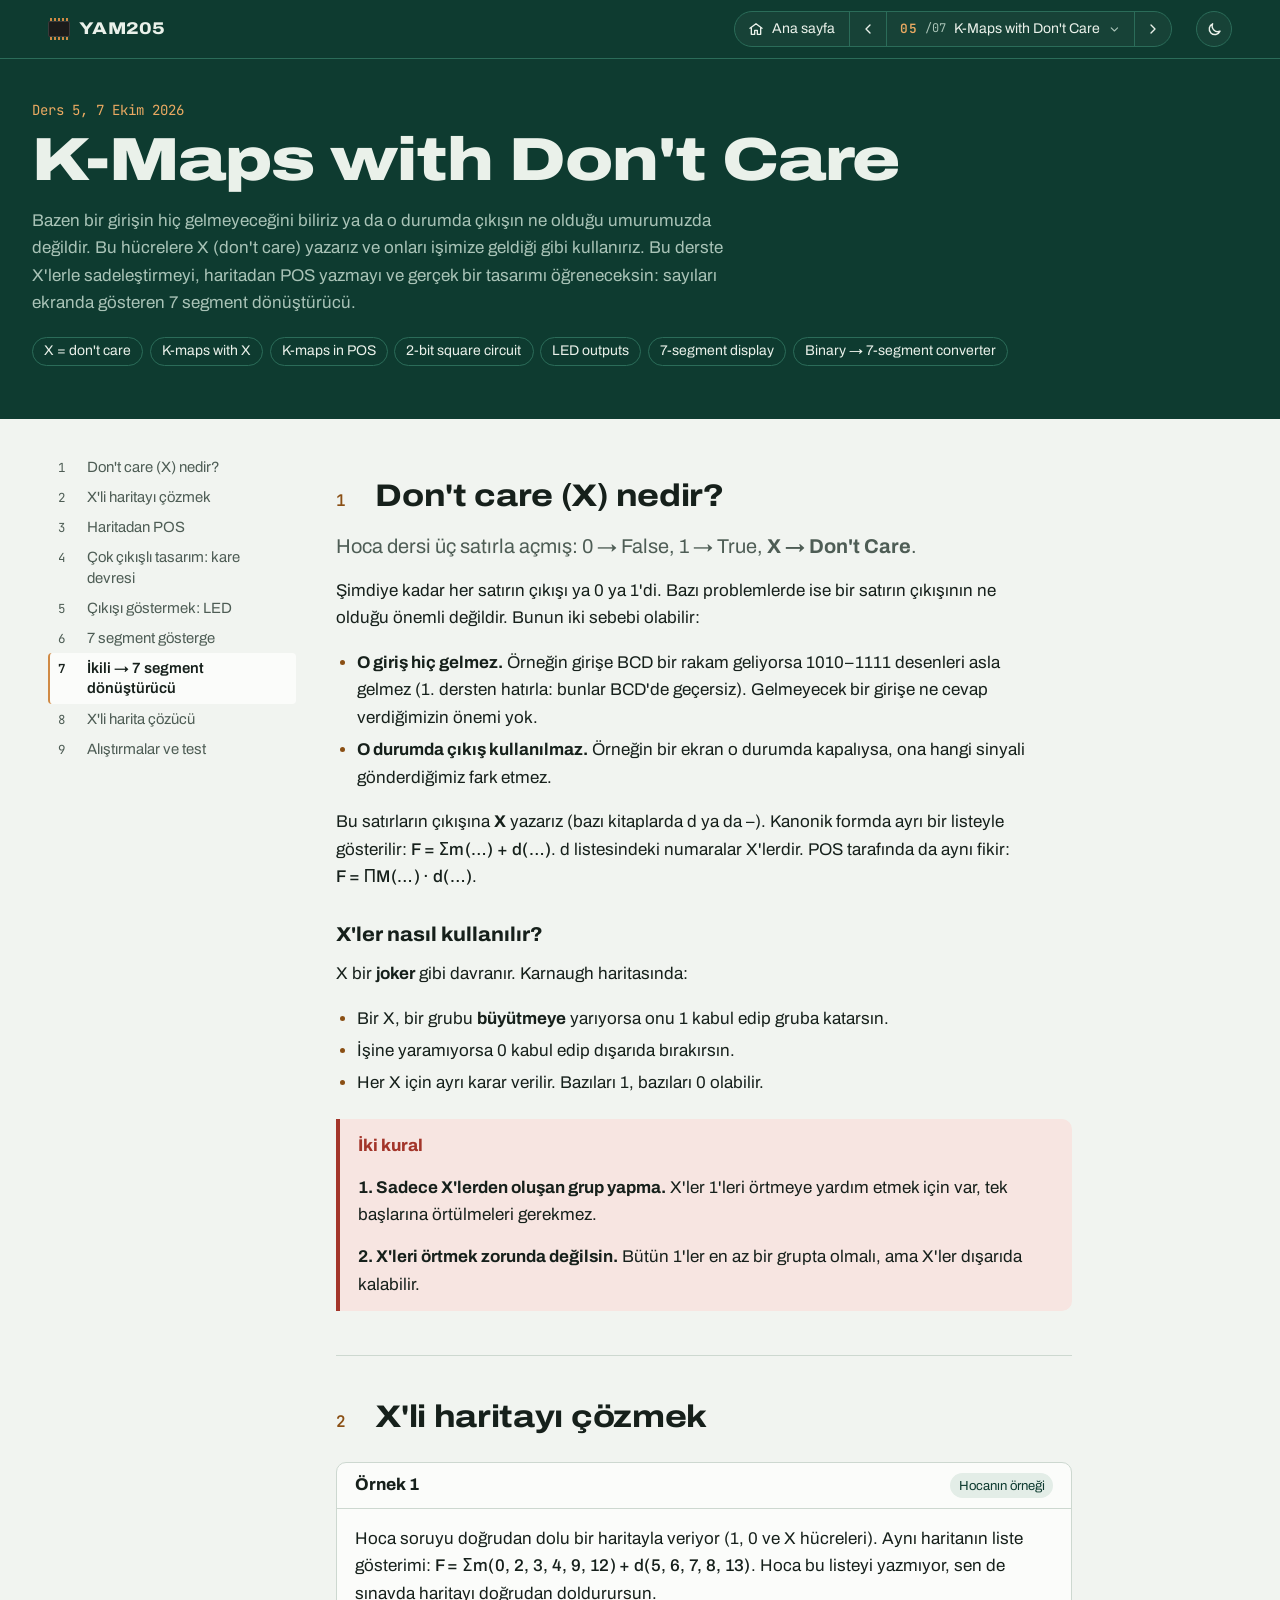
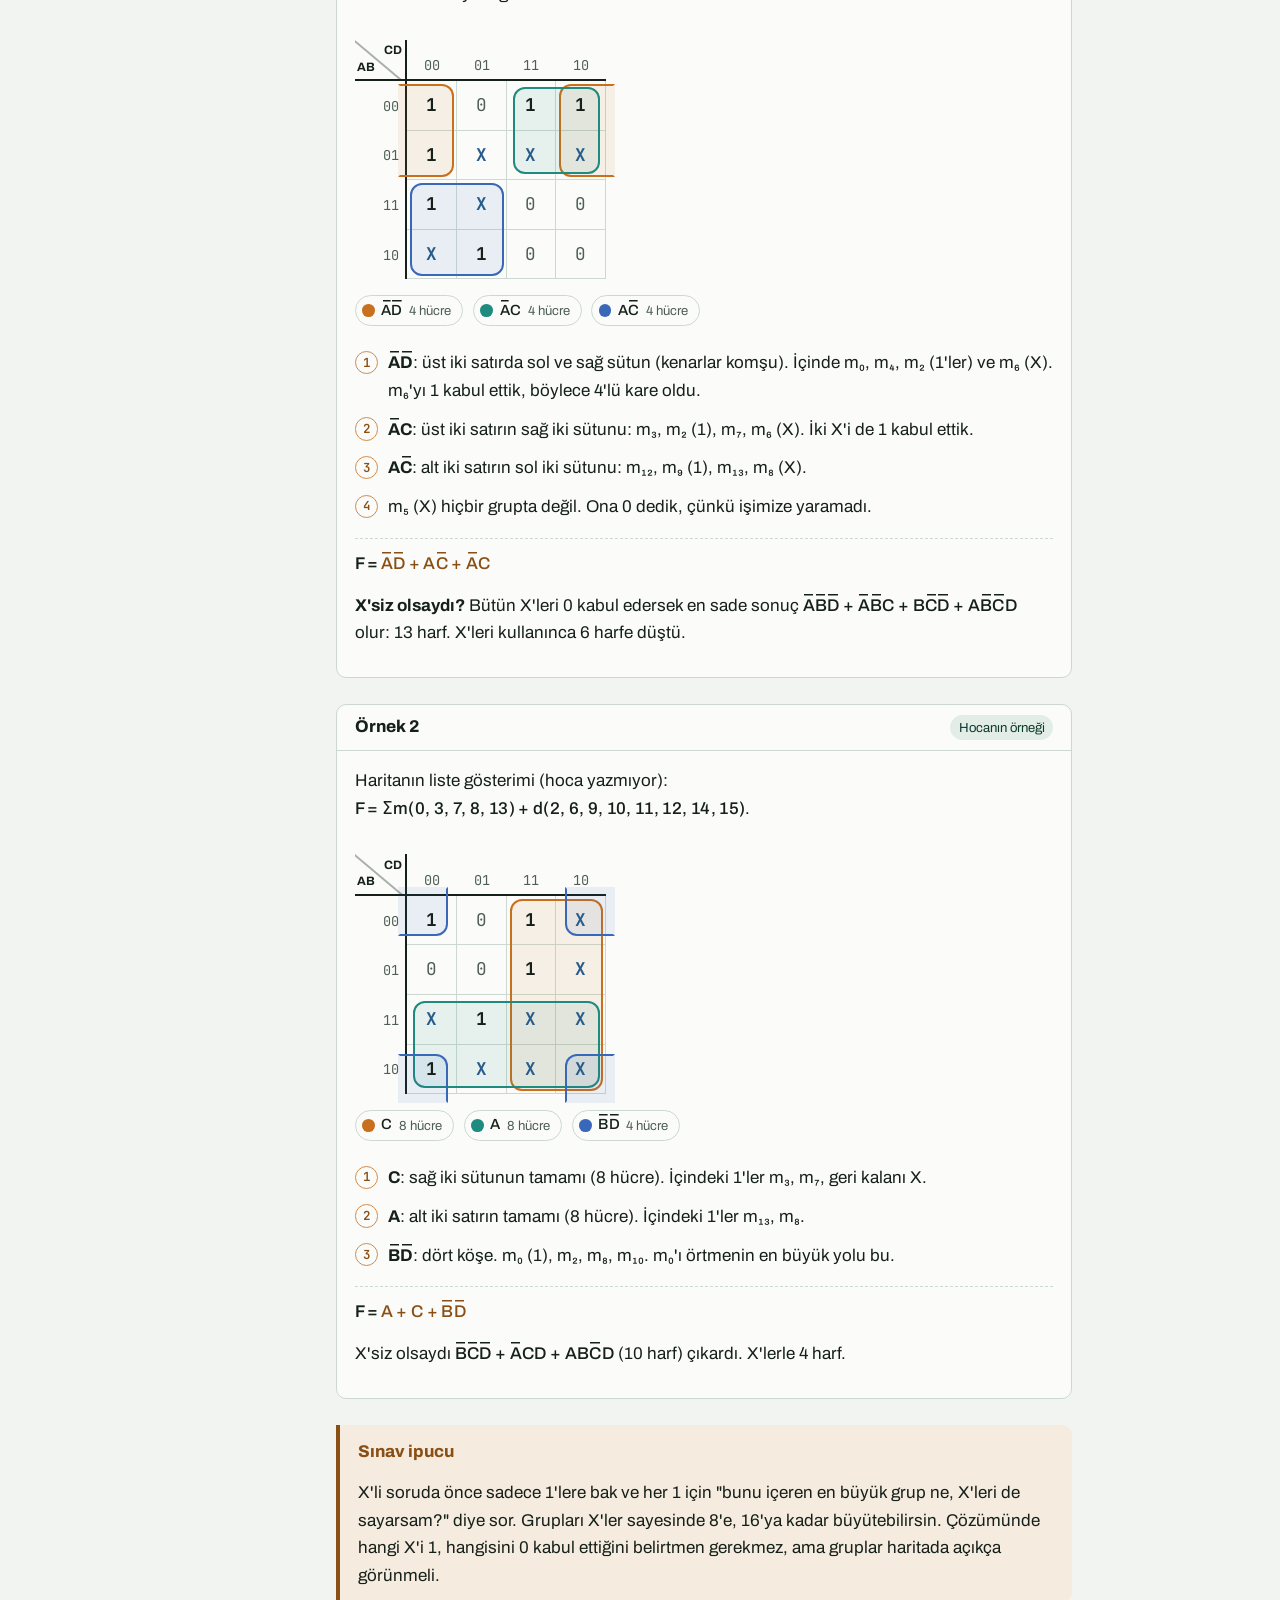
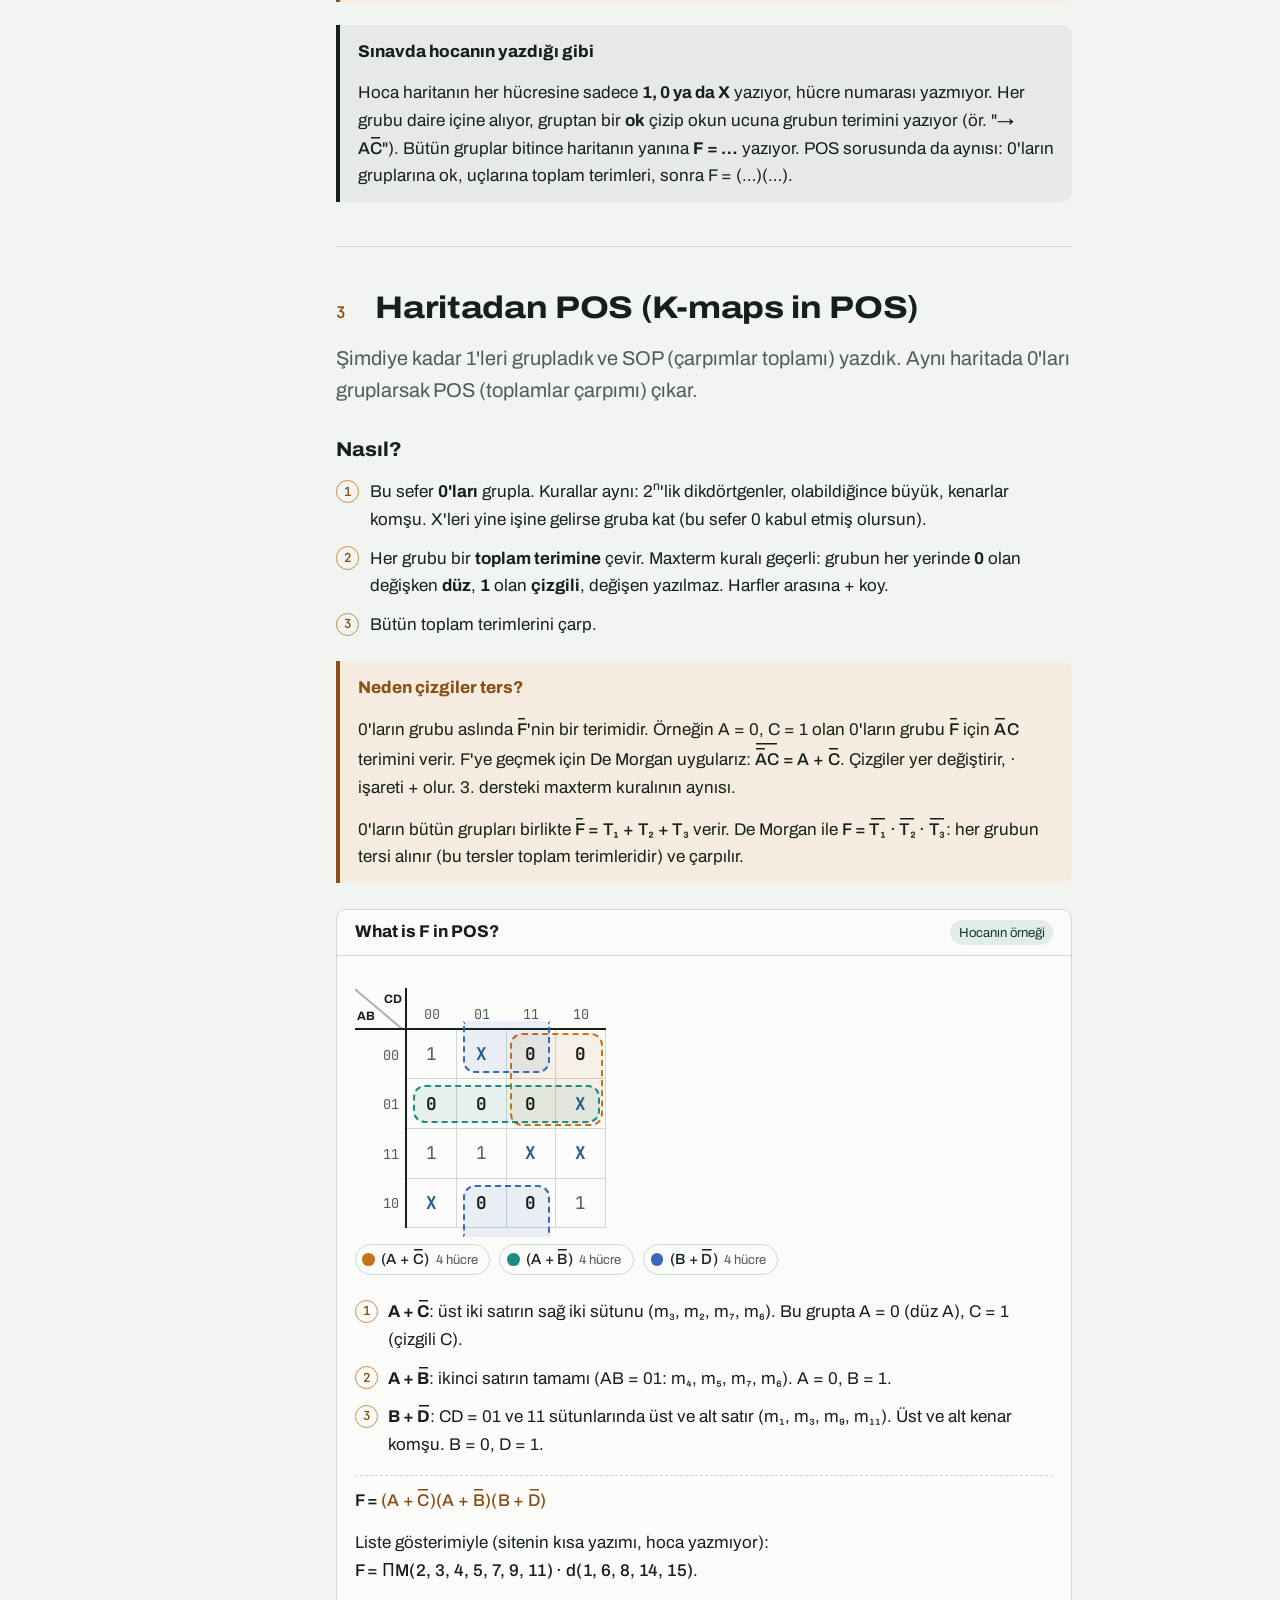
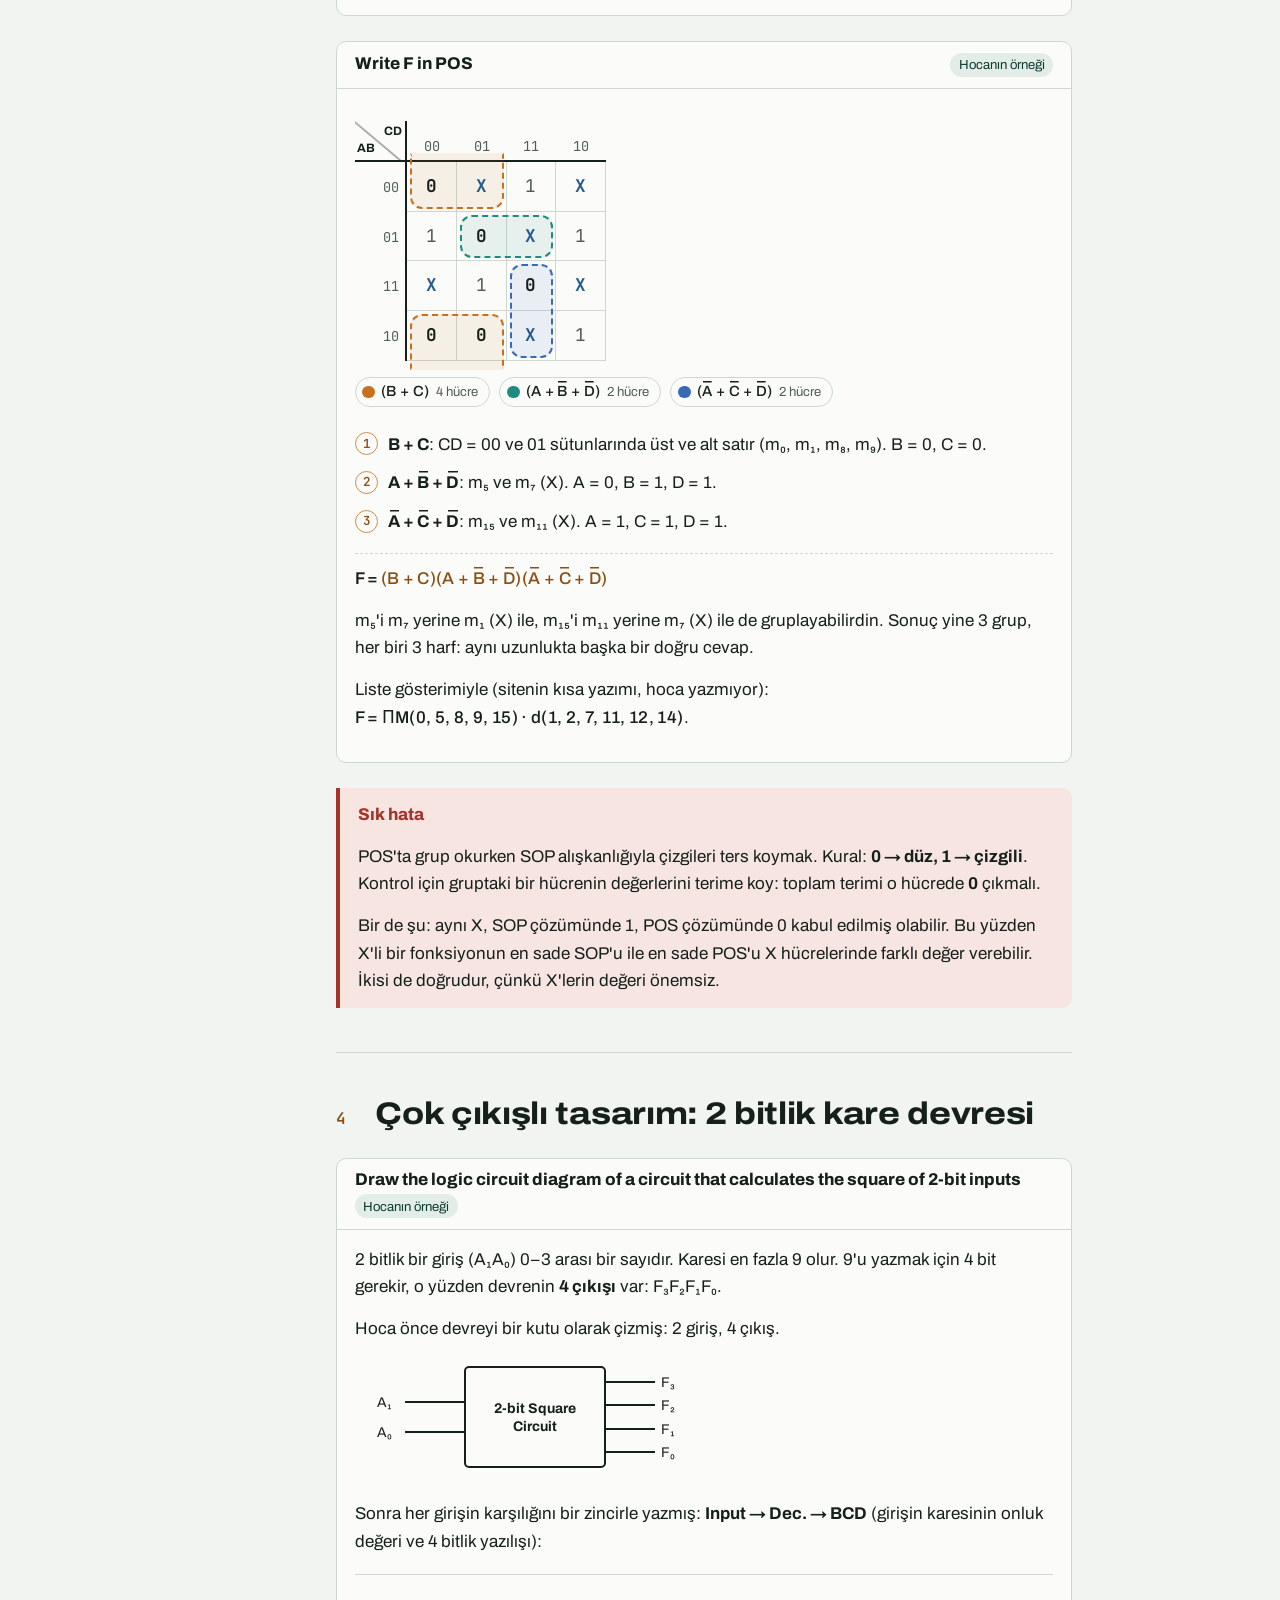
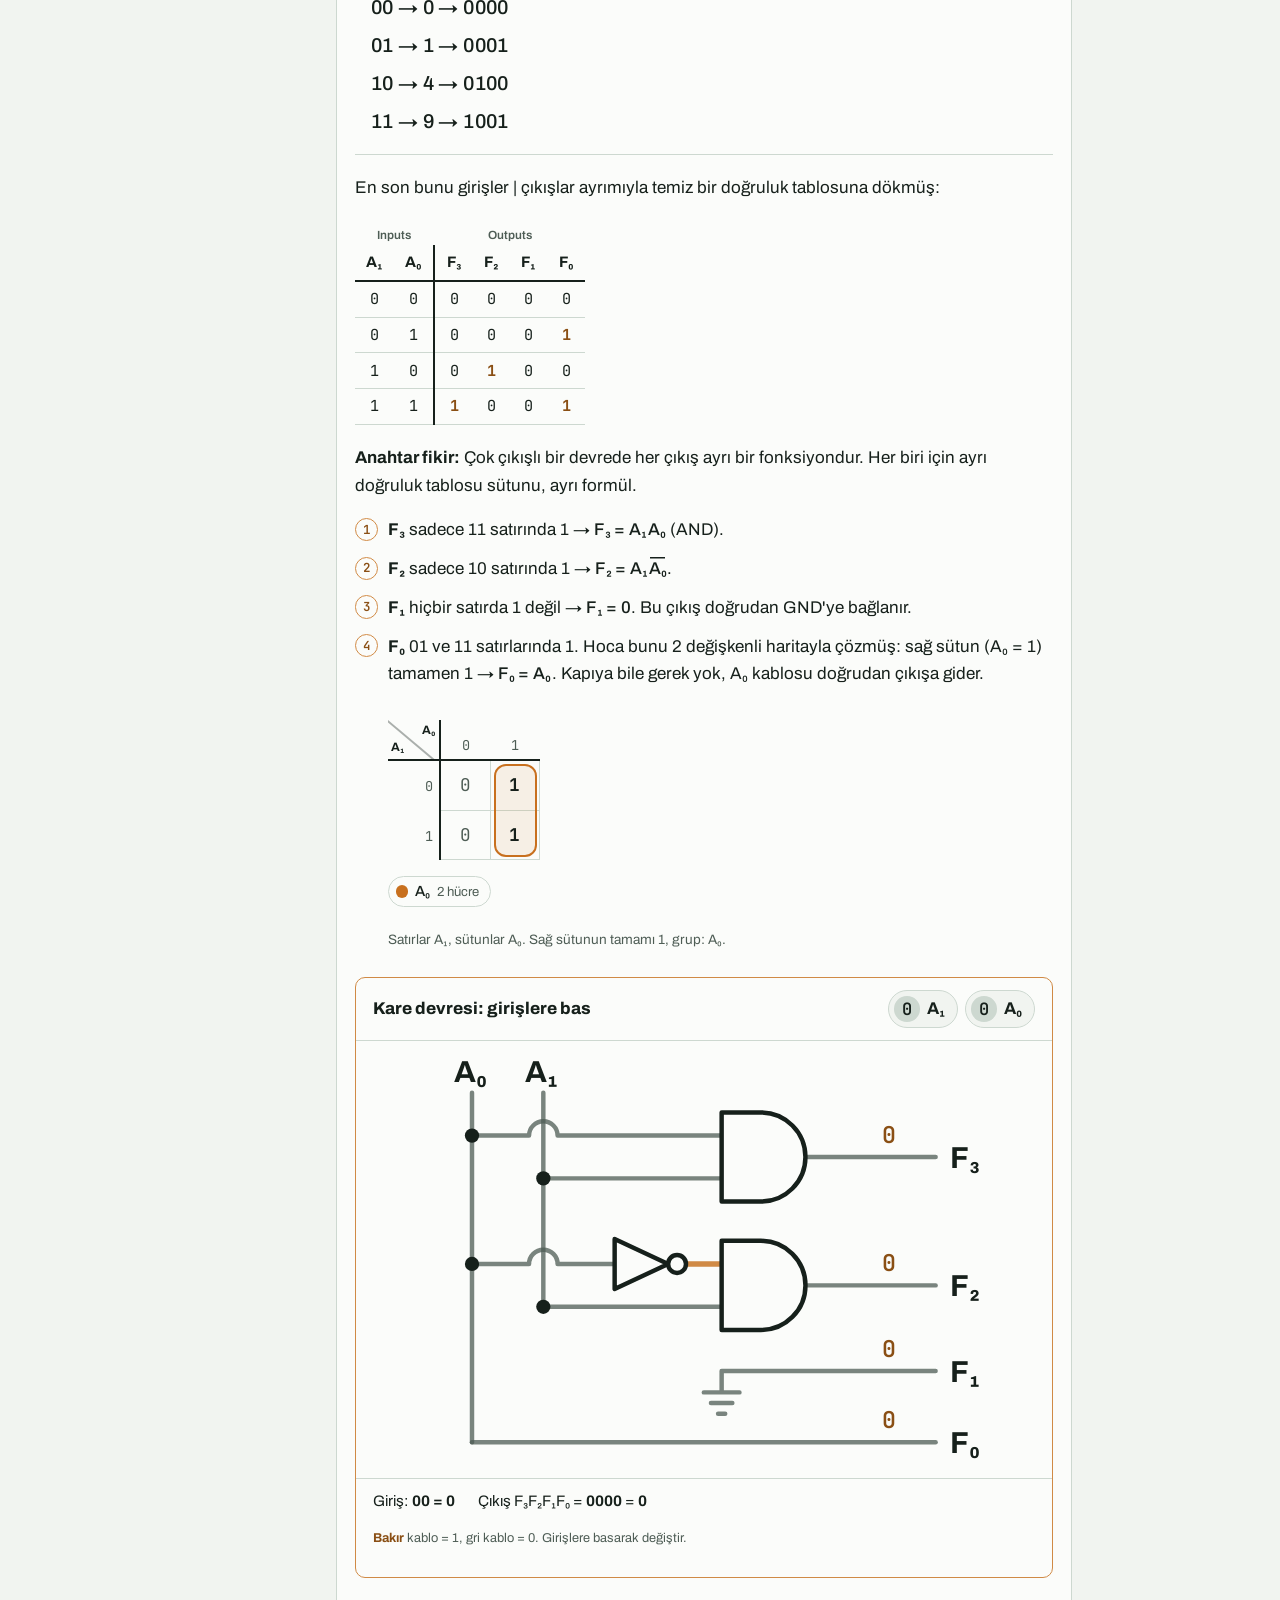
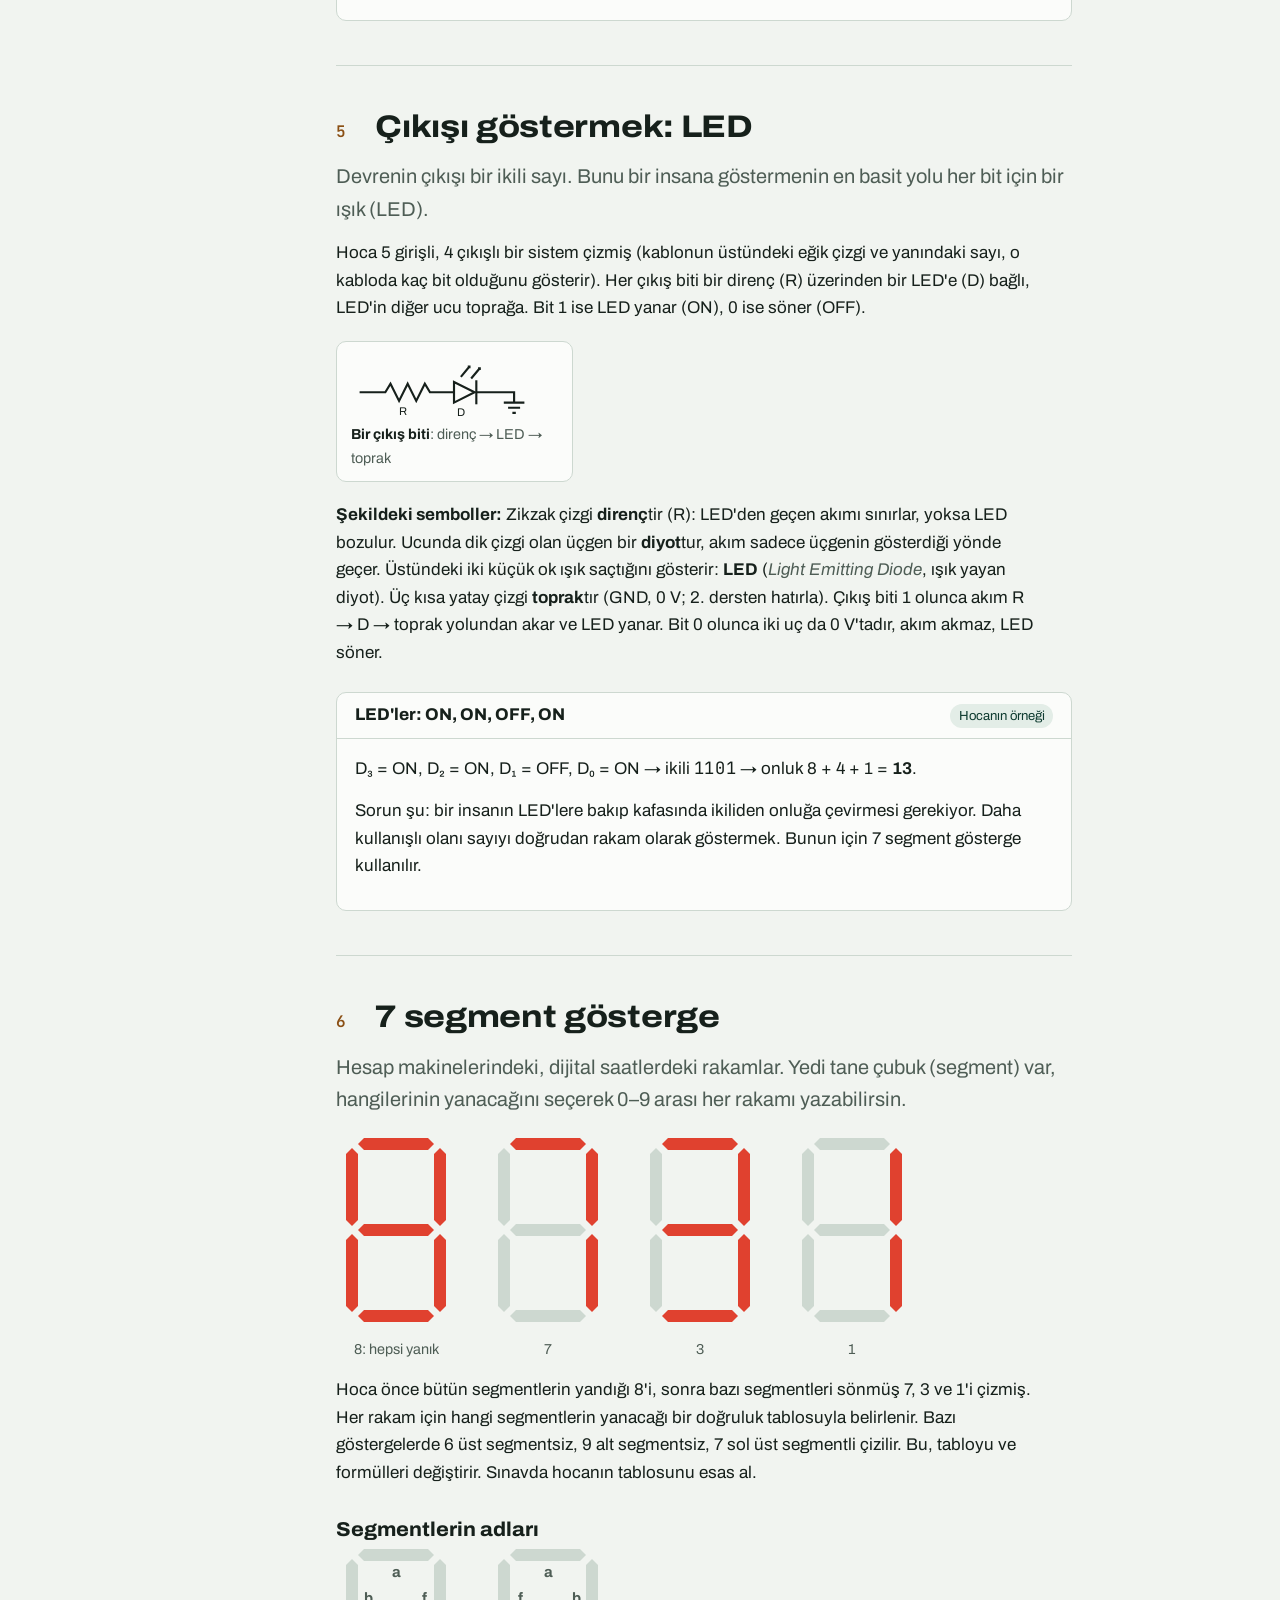
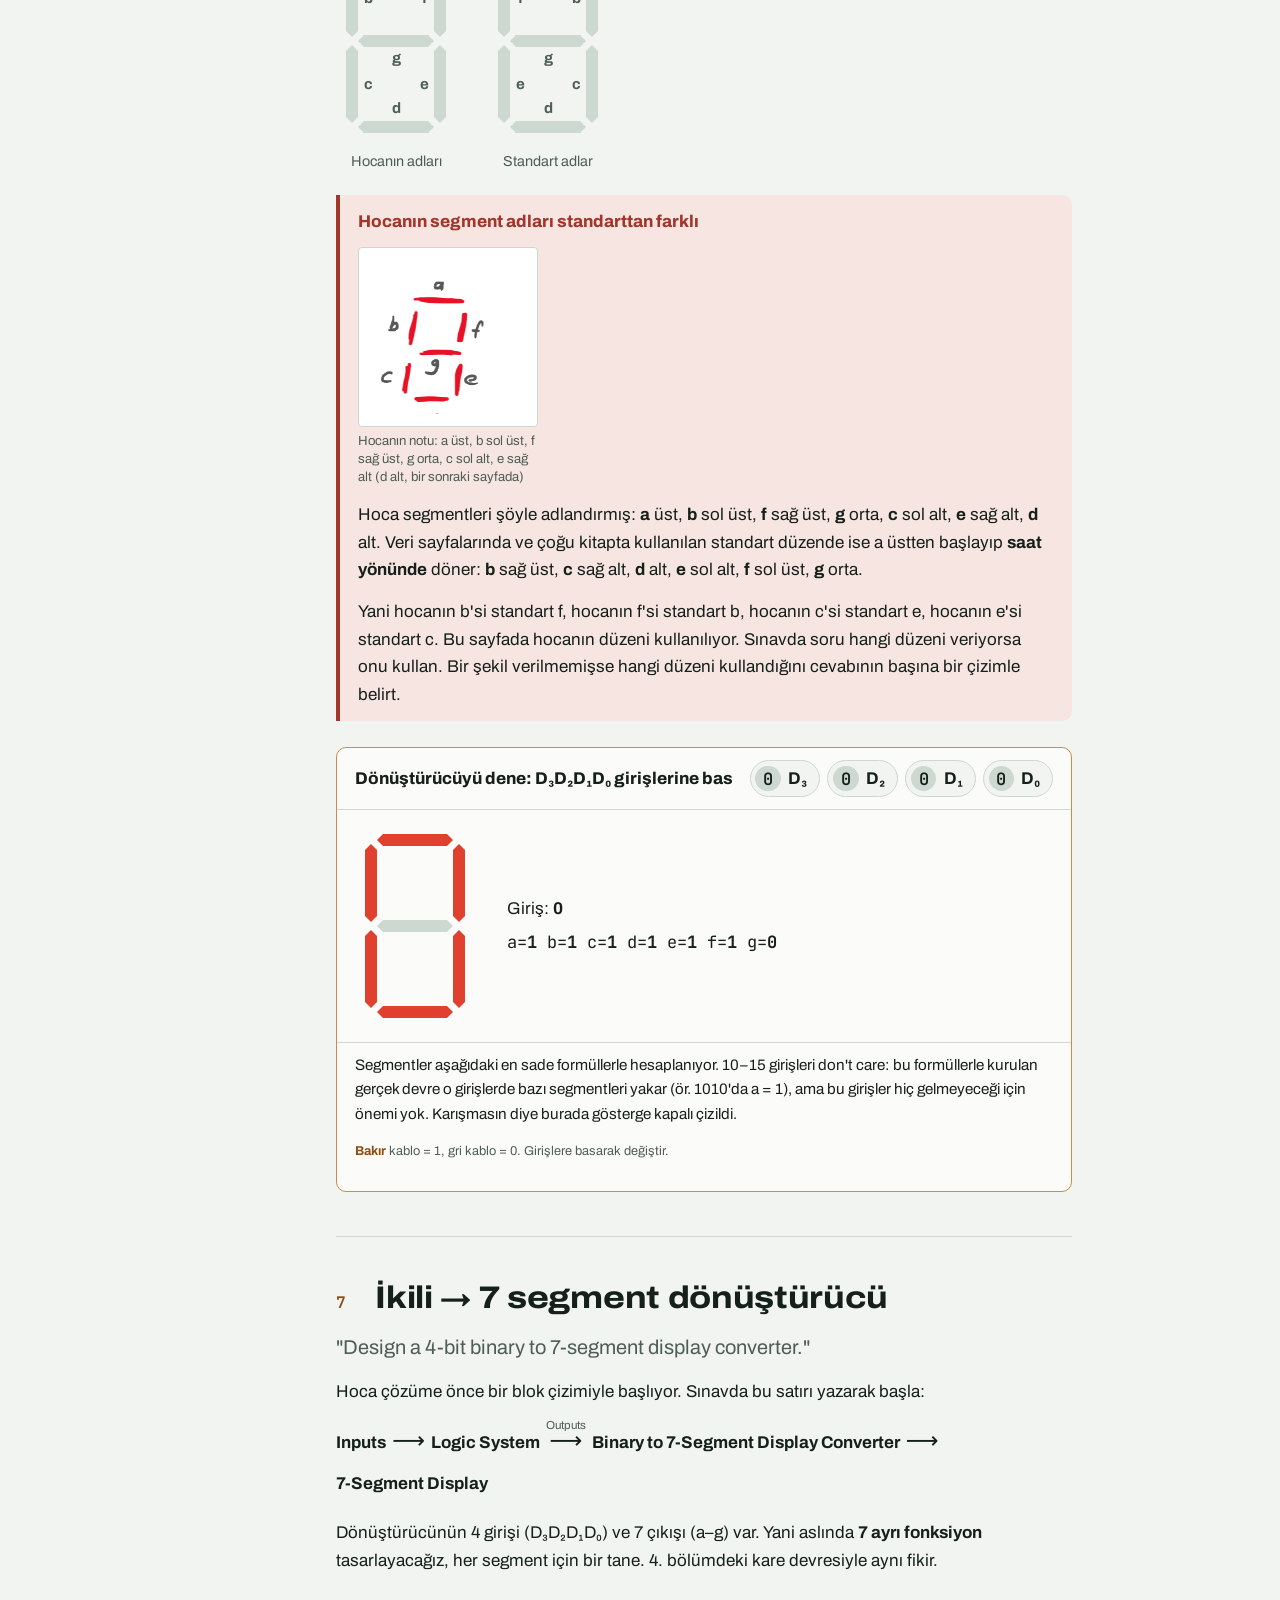
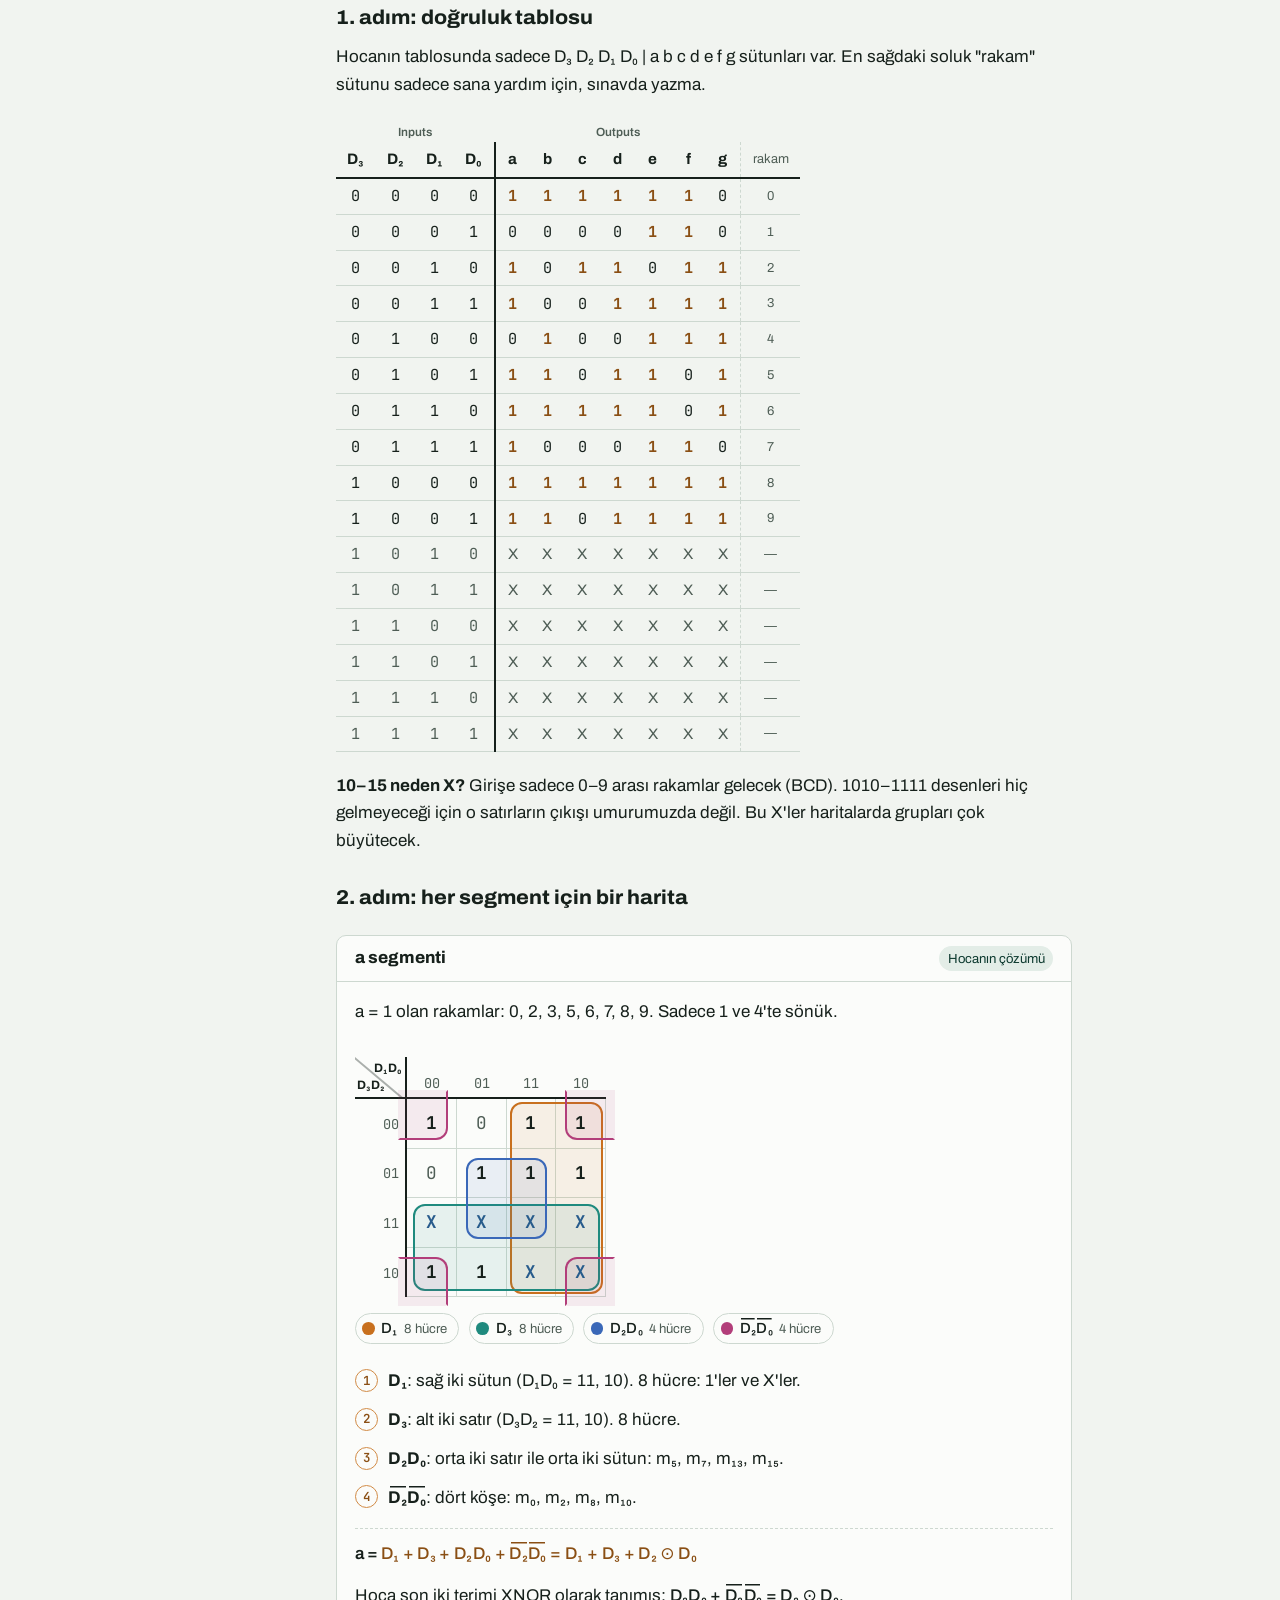
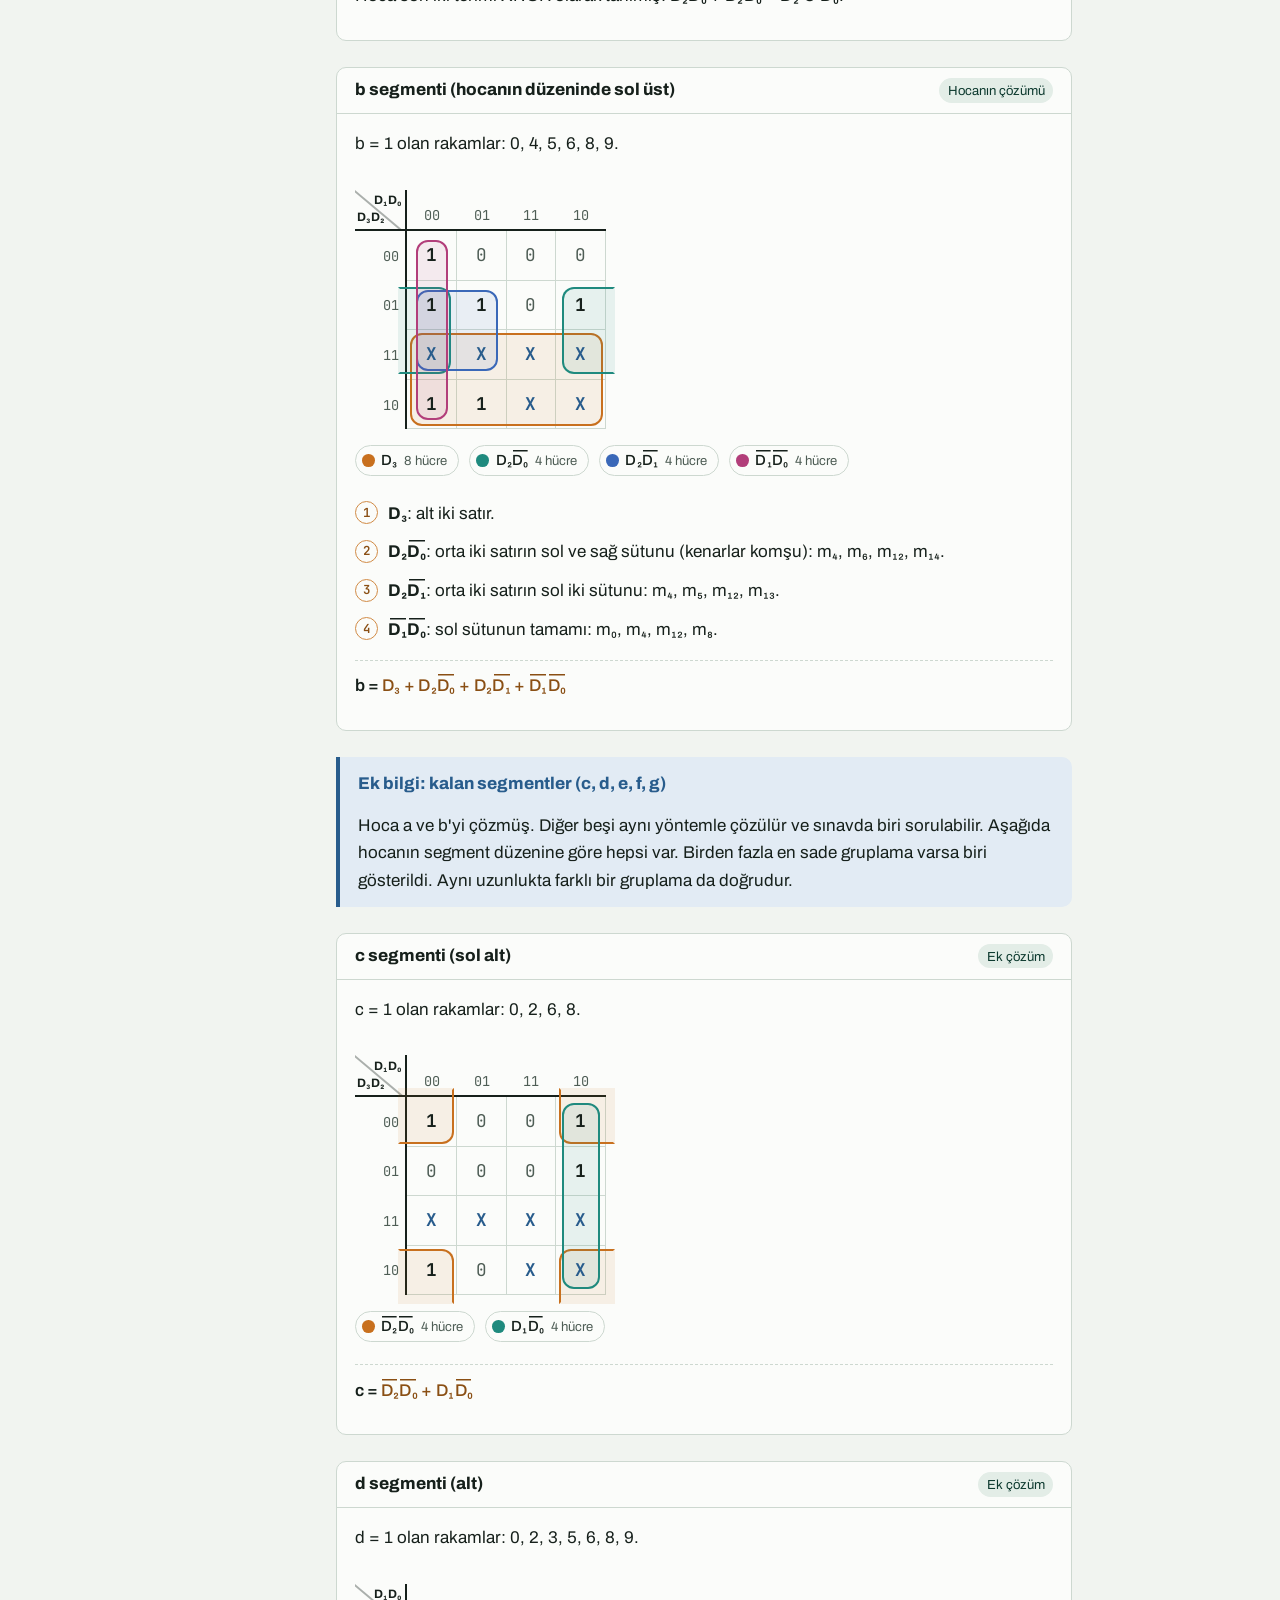
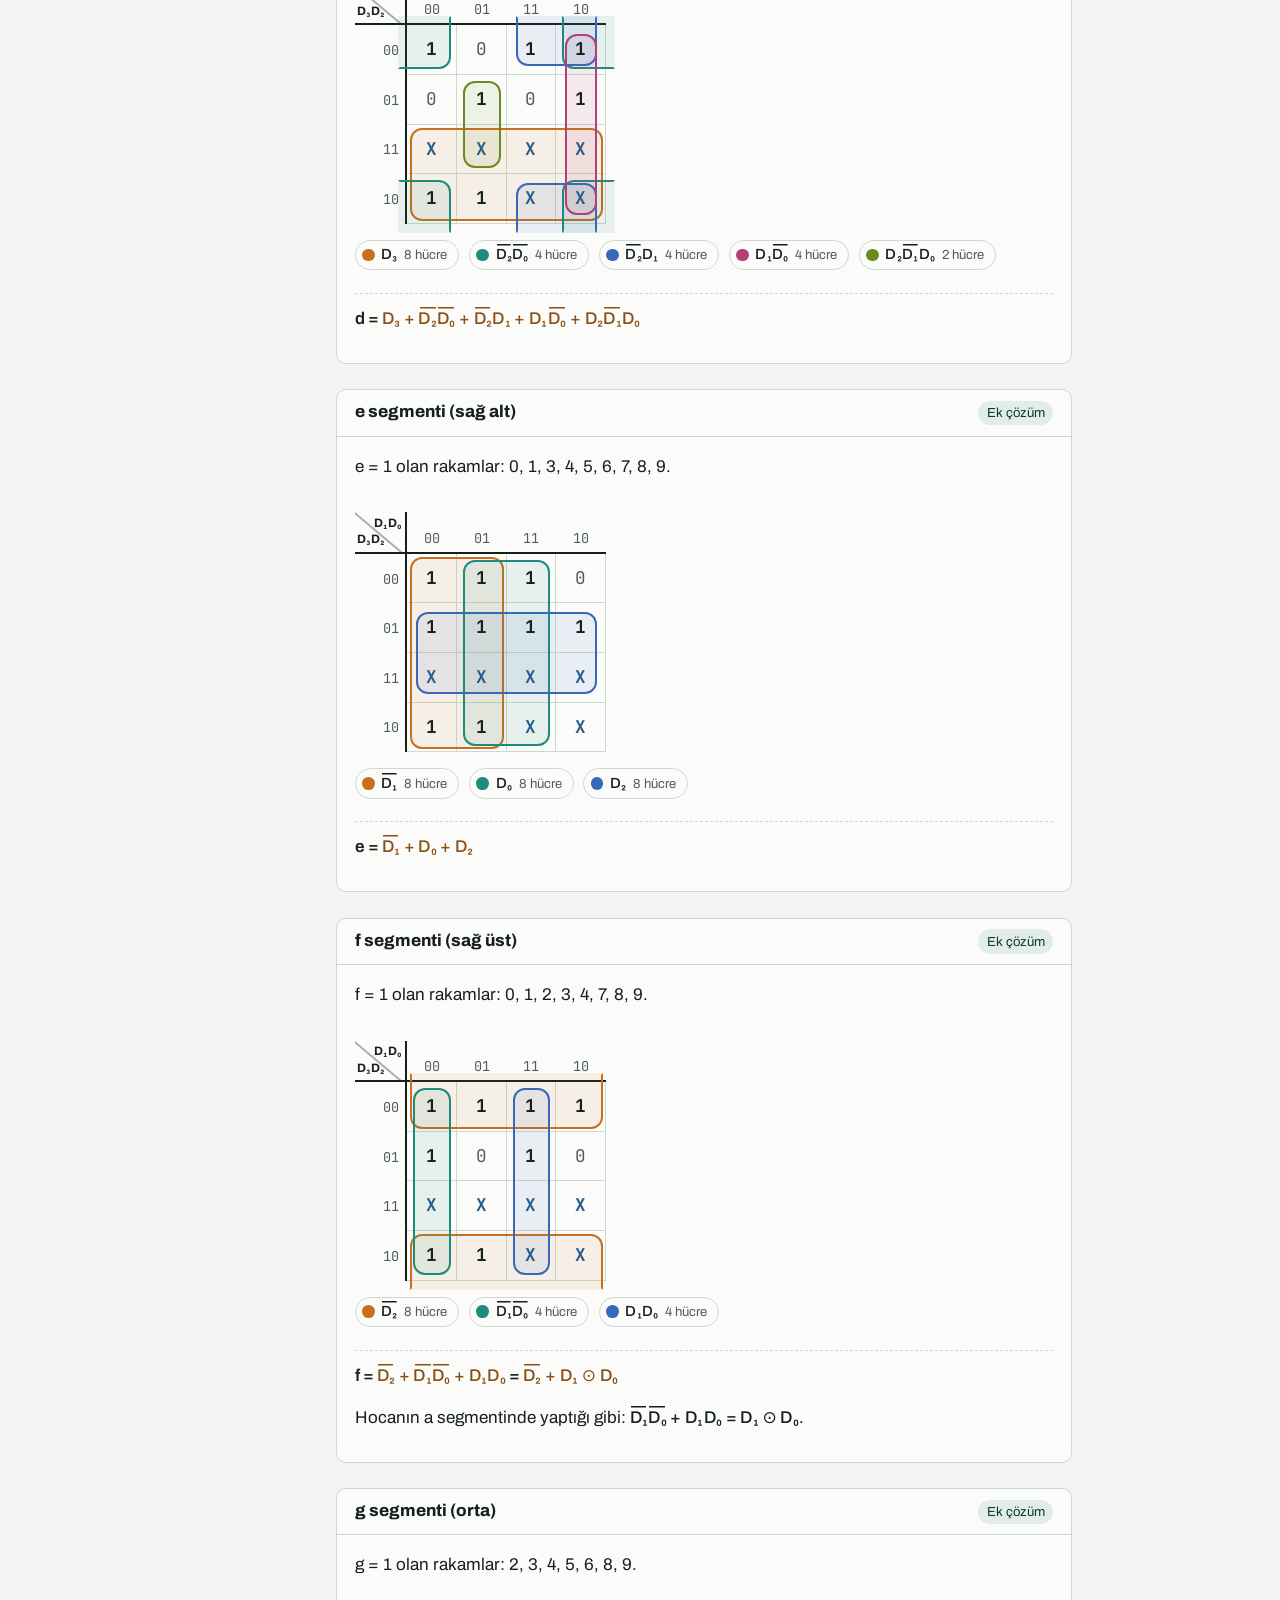
<file: lessons/05-dont-care.html>
<!doctype html>
<html lang="tr">
<head>
  <meta charset="utf-8">
  <meta name="viewport" content="width=device-width, initial-scale=1">
  <title>K-Maps with Don't Care | YAM205</title>
  <meta name="description" content="Ders 5: Don't care (X) değerleri, Karnaugh haritasıyla POS, çok çıkışlı tasarım, 2 bitlik kare devresi, 7 segment gösterge ve ikili–7 segment dönüştürücü.">
  <link rel="icon" href="../favicon.ico" sizes="any">
  <link rel="icon" href="../assets/img/favicon.svg" type="image/svg+xml">
  <link rel="apple-touch-icon" href="../assets/img/apple-touch-icon.png">
  <meta name="theme-color" content="#0E3B30">
  <link rel="preconnect" href="https://fonts.googleapis.com">
  <link rel="preconnect" href="https://fonts.gstatic.com" crossorigin>
  <link href="https://fonts.googleapis.com/css2?family=Archivo:ital,wdth,wght@0,62..125,100..900;1,62..125,100..900&family=JetBrains+Mono:wght@400;600&display=swap" rel="stylesheet">
  <link rel="stylesheet" href="../assets/css/style.css">
</head>
<body data-lesson="05">
  <a class="skip" href="#icerik">İçeriğe geç</a>

  <header class="topbar">
    <div class="topbar-inner">
      <a class="brand" href="../index.html"><span class="brand-chip" aria-hidden="true"></span>YAM205</a>
      <span class="crumb">Ders 5 / 7 <strong>K-Maps with Don't Care</strong></span>
      <span class="spacer"></span>
      <button class="icon-btn" type="button" data-theme-toggle>Koyu tema</button>
    </div>
  </header>

  <div class="lesson-head">
    <div class="lesson-head-inner">
      <p class="kicker">Ders 5, 7 Ekim 2026</p>
      <h1>K-Maps with Don't Care</h1>
      <p>Bazen bir girişin hiç gelmeyeceğini biliriz ya da o durumda çıkışın ne olduğu umurumuzda değildir. Bu hücrelere X (don't care) yazarız ve onları işimize geldiği gibi kullanırız. Bu derste X'lerle sadeleştirmeyi, haritadan POS yazmayı ve gerçek bir tasarımı öğreneceksin: sayıları ekranda gösteren 7 segment dönüştürücü.</p>
      <ul class="covers" aria-label="Bu dersin konuları">
        <li>X = don't care</li>
        <li>K-maps with X</li>
        <li>K-maps in POS</li>
        <li>2-bit square circuit</li>
        <li>LED outputs</li>
        <li>7-segment display</li>
        <li>Binary → 7-segment converter</li>
      </ul>
    </div>
  </div>

  <div class="layout">
    <nav class="toc" aria-label="Bu dersin bölümleri">
      <details>
        <summary>Bölümler</summary>
        <ol>
          <li><a href="#x"><span class="n">1</span><span>Don't care (X) nedir?</span></a></li>
          <li><a href="#x-ornek"><span class="n">2</span><span>X'li haritayı çözmek</span></a></li>
          <li><a href="#pos"><span class="n">3</span><span>Haritadan POS</span></a></li>
          <li><a href="#kare"><span class="n">4</span><span>Çok çıkışlı tasarım: kare devresi</span></a></li>
          <li><a href="#led"><span class="n">5</span><span>Çıkışı göstermek: LED</span></a></li>
          <li><a href="#seg"><span class="n">6</span><span>7 segment gösterge</span></a></li>
          <li><a href="#donusturucu"><span class="n">7</span><span>İkili → 7 segment dönüştürücü</span></a></li>
          <li><a href="#cozucu"><span class="n">8</span><span>X'li harita çözücü</span></a></li>
          <li><a href="#alistirma"><span class="n">9</span><span>Alıştırmalar ve test</span></a></li>
        </ol>
      </details>
    </nav>

    <main class="content" id="icerik">

<!-- ============================================================ 1 -->
<section id="x">
  <h2><span class="n">1</span>Don't care (X) nedir?</h2>
  <p class="lead">Hoca dersi üç satırla açmış: 0 → False, 1 → True, <b>X → Don't Care</b>.</p>
  <p>Şimdiye kadar her satırın çıkışı ya 0 ya 1'di. Bazı problemlerde ise bir satırın çıkışının ne olduğu önemli değildir. Bunun iki sebebi olabilir:</p>
  <ul>
    <li><b>O giriş hiç gelmez.</b> Örneğin girişe BCD bir rakam geliyorsa 1010–1111 desenleri asla gelmez (1. dersten hatırla: bunlar BCD'de geçersiz). Gelmeyecek bir girişe ne cevap verdiğimizin önemi yok.</li>
    <li><b>O durumda çıkış kullanılmaz.</b> Örneğin bir ekran o durumda kapalıysa, ona hangi sinyali gönderdiğimiz fark etmez.</li>
  </ul>
  <p>Bu satırların çıkışına <b>X</b> yazarız (bazı kitaplarda d ya da –). Kanonik formda ayrı bir listeyle gösterilir: <span class="m">F = Σm(…) + d(…)</span>. d listesindeki numaralar X'lerdir. POS tarafında da aynı fikir: <span class="m">F = ΠM(…) · d(…)</span>.</p>

  <h3>X'ler nasıl kullanılır?</h3>
  <p>X bir <b>joker</b> gibi davranır. Karnaugh haritasında:</p>
  <ul>
    <li>Bir X, bir grubu <b>büyütmeye</b> yarıyorsa onu 1 kabul edip gruba katarsın.</li>
    <li>İşine yaramıyorsa 0 kabul edip dışarıda bırakırsın.</li>
    <li>Her X için ayrı karar verilir. Bazıları 1, bazıları 0 olabilir.</li>
  </ul>
  <div class="note warn">
    <span class="note-title">İki kural</span>
    <p><b>1. Sadece X'lerden oluşan grup yapma.</b> X'ler 1'leri örtmeye yardım etmek için var, tek başlarına örtülmeleri gerekmez.</p>
    <p><b>2. X'leri örtmek zorunda değilsin.</b> Bütün 1'ler en az bir grupta olmalı, ama X'ler dışarıda kalabilir.</p>
  </div>
</section>

<!-- ============================================================ 2 -->
<section id="x-ornek">
  <h2><span class="n">2</span>X'li haritayı çözmek</h2>

  <div class="example">
    <div class="example-head"><h4>Örnek 1</h4><span class="src">Hocanın örneği</span></div>
    <div class="example-body">
      <p>Hoca soruyu doğrudan dolu bir haritayla veriyor (1, 0 ve X hücreleri). Aynı haritanın liste gösterimi: <span class="m">F = Σm(0, 2, 3, 4, 9, 12) + d(5, 6, 7, 8, 13)</span>. Hoca bu listeyi yazmıyor, sen de sınavda haritayı doğrudan doldurursun.</p>
      <div class="kmap-figure"><div class="kmap5" data-n="4" data-ones="0,2,3,4,9,12" data-dcs="5,6,7,8,13" data-groups="A'D'|A'C|AC'"></div></div>
      <ol class="steps">
        <li><b><span class="ov">A</span><span class="ov">D</span></b>: üst iki satırda sol ve sağ sütun (kenarlar komşu). İçinde m₀, m₄, m₂ (1'ler) ve m₆ (X). m₆'yı 1 kabul ettik, böylece 4'lü kare oldu.</li>
        <li><b><span class="ov">A</span>C</b>: üst iki satırın sağ iki sütunu: m₃, m₂ (1), m₇, m₆ (X). İki X'i de 1 kabul ettik.</li>
        <li><b>A<span class="ov">C</span></b>: alt iki satırın sol iki sütunu: m₁₂, m₉ (1), m₁₃, m₈ (X).</li>
        <li>m₅ (X) hiçbir grupta değil. Ona 0 dedik, çünkü işimize yaramadı.</li>
      </ol>
      <p class="answer">F = <span class="m"><span class="ov">A</span><span class="ov">D</span> + A<span class="ov">C</span> + <span class="ov">A</span>C</span></p>
      <p><b>X'siz olsaydı?</b> Bütün X'leri 0 kabul edersek en sade sonuç <span class="m"><span class="ov">A</span><span class="ov">B</span><span class="ov">D</span> + <span class="ov">A</span><span class="ov">B</span>C + B<span class="ov">C</span><span class="ov">D</span> + A<span class="ov">B</span><span class="ov">C</span>D</span> olur: 13 harf. X'leri kullanınca 6 harfe düştü.</p>
    </div>
  </div>

  <div class="example">
    <div class="example-head"><h4>Örnek 2</h4><span class="src">Hocanın örneği</span></div>
    <div class="example-body">
      <p>Haritanın liste gösterimi (hoca yazmıyor): <span class="m">F = Σm(0, 3, 7, 8, 13) + d(2, 6, 9, 10, 11, 12, 14, 15)</span>.</p>
      <div class="kmap-figure"><div class="kmap5" data-n="4" data-ones="0,3,7,8,13" data-dcs="2,6,9,10,11,12,14,15" data-groups="C|A|B'D'"></div></div>
      <ol class="steps">
        <li><b>C</b>: sağ iki sütunun tamamı (8 hücre). İçindeki 1'ler m₃, m₇, geri kalanı X.</li>
        <li><b>A</b>: alt iki satırın tamamı (8 hücre). İçindeki 1'ler m₁₃, m₈.</li>
        <li><b><span class="ov">B</span><span class="ov">D</span></b>: dört köşe. m₀ (1), m₂, m₈, m₁₀. m₀'ı örtmenin en büyük yolu bu.</li>
      </ol>
      <p class="answer">F = <span class="m">A + C + <span class="ov">B</span><span class="ov">D</span></span></p>
      <p>X'siz olsaydı <span class="m"><span class="ov">B</span><span class="ov">C</span><span class="ov">D</span> + <span class="ov">A</span>CD + AB<span class="ov">C</span>D</span> (10 harf) çıkardı. X'lerle 4 harf.</p>
    </div>
  </div>
  <div class="note tip">
    <span class="note-title">Sınav ipucu</span>
    <p>X'li soruda önce sadece 1'lere bak ve her 1 için "bunu içeren en büyük grup ne, X'leri de sayarsam?" diye sor. Grupları X'ler sayesinde 8'e, 16'ya kadar büyütebilirsin. Çözümünde hangi X'i 1, hangisini 0 kabul ettiğini belirtmen gerekmez, ama gruplar haritada açıkça görünmeli.</p>
  </div>
  <div class="note exam">
    <span class="note-title">Sınavda hocanın yazdığı gibi</span>
    <p>Hoca haritanın her hücresine sadece <b>1, 0 ya da X</b> yazıyor, hücre numarası yazmıyor. Her grubu daire içine alıyor, gruptan bir <b>ok</b> çizip okun ucuna grubun terimini yazıyor (ör. "→ <span class="m">A<span class="ov">C</span></span>"). Bütün gruplar bitince haritanın yanına <b>F = …</b> yazıyor. POS sorusunda da aynısı: 0'ların gruplarına ok, uçlarına toplam terimleri, sonra F = (…)(…).</p>
  </div>
</section>

<!-- ============================================================ 3 -->
<section id="pos">
  <h2><span class="n">3</span>Haritadan POS (K-maps in POS)</h2>
  <p class="lead">Şimdiye kadar 1'leri grupladık ve SOP (çarpımlar toplamı) yazdık. Aynı haritada 0'ları gruplarsak POS (toplamlar çarpımı) çıkar.</p>
  <h3>Nasıl?</h3>
  <ol class="steps">
    <li>Bu sefer <b>0'ları</b> grupla. Kurallar aynı: 2ⁿ'lik dikdörtgenler, olabildiğince büyük, kenarlar komşu. X'leri yine işine gelirse gruba kat (bu sefer 0 kabul etmiş olursun).</li>
    <li>Her grubu bir <b>toplam terimine</b> çevir. Maxterm kuralı geçerli: grubun her yerinde <b>0</b> olan değişken <b>düz</b>, <b>1</b> olan <b>çizgili</b>, değişen yazılmaz. Harfler arasına + koy.</li>
    <li>Bütün toplam terimlerini çarp.</li>
  </ol>
  <div class="note tip">
    <span class="note-title">Neden çizgiler ters?</span>
    <p>0'ların grubu aslında <span class="m"><span class="ov">F</span></span>'nin bir terimidir. Örneğin A = 0, C = 1 olan 0'ların grubu <span class="m"><span class="ov">F</span></span> için <span class="m"><span class="ov">A</span>C</span> terimini verir. F'ye geçmek için De Morgan uygularız: <span class="m"><span class="ov"><span class="ov">A</span>C</span> = A + <span class="ov">C</span></span>. Çizgiler yer değiştirir, · işareti + olur. 3. dersteki maxterm kuralının aynısı.</p>
    <p>0'ların bütün grupları birlikte <span class="m"><span class="ov">F</span> = T₁ + T₂ + T₃</span> verir. De Morgan ile <span class="m">F = <span class="ov">T₁</span> · <span class="ov">T₂</span> · <span class="ov">T₃</span></span>: her grubun tersi alınır (bu tersler toplam terimleridir) ve çarpılır.</p>
  </div>

  <div class="example">
    <div class="example-head"><h4>What is F in POS?</h4><span class="src">Hocanın örneği</span></div>
    <div class="example-body">
      <div class="kmap-figure"><div class="kmap5" data-n="4" data-ones="0,10,12,13" data-dcs="1,6,8,14,15" data-pos-groups="(A+C')|(A+B')|(B+D')"></div></div>
      <ol class="steps">
        <li><b>A + <span class="ov">C</span></b>: üst iki satırın sağ iki sütunu (m₃, m₂, m₇, m₆). Bu grupta A = 0 (düz A), C = 1 (çizgili C).</li>
        <li><b>A + <span class="ov">B</span></b>: ikinci satırın tamamı (AB = 01: m₄, m₅, m₇, m₆). A = 0, B = 1.</li>
        <li><b>B + <span class="ov">D</span></b>: CD = 01 ve 11 sütunlarında üst ve alt satır (m₁, m₃, m₉, m₁₁). Üst ve alt kenar komşu. B = 0, D = 1.</li>
      </ol>
      <p class="answer">F = <span class="m">(A + <span class="ov">C</span>)(A + <span class="ov">B</span>)(B + <span class="ov">D</span>)</span></p>
      <p>Liste gösterimiyle (sitenin kısa yazımı, hoca yazmıyor): <span class="m">F = ΠM(2, 3, 4, 5, 7, 9, 11) · d(1, 6, 8, 14, 15)</span>.</p>
    </div>
  </div>

  <div class="example">
    <div class="example-head"><h4>Write F in POS</h4><span class="src">Hocanın örneği</span></div>
    <div class="example-body">
      <div class="kmap-figure"><div class="kmap5" data-n="4" data-ones="3,4,6,13,10" data-dcs="1,2,7,12,14,11" data-pos-groups="(B+C)|(A+B'+D')|(A'+C'+D')"></div></div>
      <ol class="steps">
        <li><b>B + C</b>: CD = 00 ve 01 sütunlarında üst ve alt satır (m₀, m₁, m₈, m₉). B = 0, C = 0.</li>
        <li><b>A + <span class="ov">B</span> + <span class="ov">D</span></b>: m₅ ve m₇ (X). A = 0, B = 1, D = 1.</li>
        <li><b><span class="ov">A</span> + <span class="ov">C</span> + <span class="ov">D</span></b>: m₁₅ ve m₁₁ (X). A = 1, C = 1, D = 1.</li>
      </ol>
      <p class="answer">F = <span class="m">(B + C)(A + <span class="ov">B</span> + <span class="ov">D</span>)(<span class="ov">A</span> + <span class="ov">C</span> + <span class="ov">D</span>)</span></p>
      <p>m₅'i m₇ yerine m₁ (X) ile, m₁₅'i m₁₁ yerine m₇ (X) ile de gruplayabilirdin. Sonuç yine 3 grup, her biri 3 harf: aynı uzunlukta başka bir doğru cevap.</p>
      <p>Liste gösterimiyle (sitenin kısa yazımı, hoca yazmıyor): <span class="m">F = ΠM(0, 5, 8, 9, 15) · d(1, 2, 7, 11, 12, 14)</span>.</p>
    </div>
  </div>
  <div class="note warn">
    <span class="note-title">Sık hata</span>
    <p>POS'ta grup okurken SOP alışkanlığıyla çizgileri ters koymak. Kural: <b>0 → düz, 1 → çizgili</b>. Kontrol için gruptaki bir hücrenin değerlerini terime koy: toplam terimi o hücrede <b>0</b> çıkmalı.</p>
    <p>Bir de şu: aynı X, SOP çözümünde 1, POS çözümünde 0 kabul edilmiş olabilir. Bu yüzden X'li bir fonksiyonun en sade SOP'u ile en sade POS'u X hücrelerinde farklı değer verebilir. İkisi de doğrudur, çünkü X'lerin değeri önemsiz.</p>
  </div>
</section>

<!-- ============================================================ 4 -->
<section id="kare">
  <h2><span class="n">4</span>Çok çıkışlı tasarım: 2 bitlik kare devresi</h2>
  <div class="example">
    <div class="example-head"><h4>Draw the logic circuit diagram of a circuit that calculates the square of 2-bit inputs</h4><span class="src">Hocanın örneği</span></div>
    <div class="example-body">
      <p>2 bitlik bir giriş (A₁A₀) 0–3 arası bir sayıdır. Karesi en fazla 9 olur. 9'u yazmak için 4 bit gerekir, o yüzden devrenin <b>4 çıkışı</b> var: F₃F₂F₁F₀.</p>
      <p>Hoca önce devreyi bir kutu olarak çizmiş: 2 giriş, 4 çıkış.</p>
      <figure style="margin:.6rem 0;max-width:360px">
        <svg viewBox="0 0 360 120" role="img" aria-label="A1 ve A0 girişleri 2-bit Square Circuit kutusuna giriyor, kutudan F3, F2, F1, F0 çıkıyor" style="width:100%;height:auto">
          <g fill="none" stroke="currentColor" stroke-width="2"><rect x="110" y="10" width="140" height="100" rx="4"/><path d="M50 45H110M50 75H110M250 25H300M250 48H300M250 72H300M250 95H300"/></g>
          <g fill="currentColor" font-family="Archivo, sans-serif" font-size="14"><text x="22" y="50">A₁</text><text x="22" y="80">A₀</text><text x="180" y="56" text-anchor="middle" font-weight="700">2-bit Square</text><text x="180" y="74" text-anchor="middle" font-weight="700">Circuit</text><text x="306" y="30">F₃</text><text x="306" y="53">F₂</text><text x="306" y="77">F₁</text><text x="306" y="100">F₀</text></g>
        </svg>
      </figure>
      <p>Sonra her girişin karşılığını bir zincirle yazmış: <b>Input → Dec. → BCD</b> (girişin karesinin onluk değeri ve 4 bitlik yazılışı):</p>
      <div class="formula chain"><span class="m">00 → 0 → 0000</span><span class="m">01 → 1 → 0001</span><span class="m">10 → 4 → 0100</span><span class="m">11 → 9 → 1001</span></div>
      <p>En son bunu girişler | çıkışlar ayrımıyla temiz bir doğruluk tablosuna dökmüş:</p>
      <div class="table-wrap"><table class="tt" style="width:auto">
        <thead><tr class="grp"><th colspan="2">Inputs</th><th colspan="4">Outputs</th></tr><tr><th>A₁</th><th>A₀</th><th class="out">F₃</th><th>F₂</th><th>F₁</th><th>F₀</th></tr></thead>
        <tbody>
          <tr><td>0</td><td>0</td><td class="out">0</td><td>0</td><td>0</td><td>0</td></tr>
          <tr><td>0</td><td>1</td><td class="out">0</td><td>0</td><td>0</td><td class="one">1</td></tr>
          <tr><td>1</td><td>0</td><td class="out">0</td><td class="one">1</td><td>0</td><td>0</td></tr>
          <tr><td>1</td><td>1</td><td class="out one">1</td><td>0</td><td>0</td><td class="one">1</td></tr>
        </tbody>
      </table></div>
      <p><b>Anahtar fikir:</b> Çok çıkışlı bir devrede her çıkış ayrı bir fonksiyondur. Her biri için ayrı doğruluk tablosu sütunu, ayrı formül.</p>
      <ol class="steps">
        <li><b>F₃</b> sadece 11 satırında 1 → <span class="m">F₃ = A₁A₀</span> (AND).</li>
        <li><b>F₂</b> sadece 10 satırında 1 → <span class="m">F₂ = A₁<span class="ov">A₀</span></span>.</li>
        <li><b>F₁</b> hiçbir satırda 1 değil → <span class="m">F₁ = 0</span>. Bu çıkış doğrudan GND'ye bağlanır.</li>
        <li><b>F₀</b> 01 ve 11 satırlarında 1. Hoca bunu 2 değişkenli haritayla çözmüş: sağ sütun (A₀ = 1) tamamen 1 → <span class="m">F₀ = A₀</span>. Kapıya bile gerek yok, A₀ kablosu doğrudan çıkışa gider.
          <div class="kmap-figure"><div class="kmap5" data-n="2" data-vars="A" data-ones="1,3" data-groups="B"></div></div>
          <p class="hint">Satırlar A₁, sütunlar A₀. Sağ sütunun tamamı 1, grup: A₀.</p></li>
      </ol>
      <div class="circuit" id="c-square">
        <div class="circuit-head"><h4>Kare devresi: girişlere bas</h4><div class="pins" aria-label="Girişler"></div></div>
        <div class="circuit-svg">
          <svg viewBox="0 0 380 240" role="img" aria-label="A1 ve A0 dikey hatlar. A1 AND A0 F3'ü verir. A0 bir NOT kapısından geçip A1 ile AND'lenir ve F2'yi verir. F1 toprağa bağlı. A0 doğrudan F0'a gider.">
            <path class="w" data-n="A0" d="M60 24V220"/>
            <path class="w" data-n="A1" d="M100 24V144"/>
            <path class="w" data-n="A0" d="M60 48H92A8 8 0 0 1 108 48H200"/>
            <path class="w" data-n="A1" d="M100 72H200"/>
            <path class="w" data-n="A0" d="M60 120H92A8 8 0 0 1 108 120H140"/>
            <path class="w" data-n="nA0" d="M180 120H200"/>
            <path class="w" data-n="A1" d="M100 144H200"/>
            <path class="w" data-n="F3" d="M247 60H320"/>
            <path class="w" data-n="F2" d="M247 132H320"/>
            <path class="w" d="M200 180H320M200 180V192M190 192H210M194 198H206M198 204H202"/>
            <path class="w" data-n="A0" d="M60 220H320"/>
            <circle class="dot" cx="60" cy="48" r="4"/><circle class="dot" cx="100" cy="72" r="4"/><circle class="dot" cx="60" cy="120" r="4"/><circle class="dot" cx="100" cy="144" r="4"/>
            <path class="g" d="M200 35H222A25 25 0 0 1 222 85H200Z"/>
            <path class="g" d="M140 106L170 120L140 134Z"/><circle class="g" cx="175" cy="120" r="5"/>
            <path class="g" d="M200 107H222A25 25 0 0 1 222 157H200Z"/>
            <text class="lbl" x="50" y="18">A₀</text><text class="lbl" x="90" y="18">A₁</text>
            <text class="lbl" x="328" y="66">F₃</text><text class="lbl" x="328" y="138">F₂</text><text class="lbl" x="328" y="186">F₁</text><text class="lbl" x="328" y="226">F₀</text>
            <text class="val" x="290" y="52" data-v="F3"></text><text class="val" x="290" y="124" data-v="F2"></text><text class="val" x="290" y="172">0</text><text class="val" x="290" y="212" data-v="F0"></text>
          </svg>
        </div>
        <div class="circuit-foot"><div class="row"><span>Giriş: <b data-v="inDec"></b></span><span>Çıkış F₃F₂F₁F₀ = <b data-v="outBin"></b> = <b data-v="outDec"></b></span></div></div>
      </div>
    </div>
  </div>
</section>

<!-- ============================================================ 5 -->
<section id="led">
  <h2><span class="n">5</span>Çıkışı göstermek: LED</h2>
  <p class="lead">Devrenin çıkışı bir ikili sayı. Bunu bir insana göstermenin en basit yolu her bit için bir ışık (LED).</p>
  <p>Hoca 5 girişli, 4 çıkışlı bir sistem çizmiş (kablonun üstündeki eğik çizgi ve yanındaki sayı, o kabloda kaç bit olduğunu gösterir). Her çıkış biti bir direnç (R) üzerinden bir LED'e (D) bağlı, LED'in diğer ucu toprağa. Bit 1 ise LED yanar (ON), 0 ise söner (OFF).</p>
  <div class="gates"><figure>
    <svg viewBox="0 0 240 70" aria-hidden="true"><g fill="none" stroke="currentColor" stroke-width="2.5"><path d="M10 40H40L46 30L56 50L66 30L76 50L86 30L92 40H120"/><path d="M120 28L144 40L120 52Z"/><path d="M146 26V54"/><path d="M146 40H190V52M178 52H202M183 58H197M188 64H192"/><path d="M128 22L138 10M136 10H138V12M140 24L150 12M148 12H150V14"/></g><g fill="currentColor" font-family="Archivo, sans-serif" font-size="13"><text x="56" y="66">R</text><text x="124" y="68">D</text></g></svg>
    <figcaption><b>Bir çıkış biti</b>: direnç → LED → toprak</figcaption>
  </figure></div>
  <p><b>Şekildeki semboller:</b> Zikzak çizgi <b>direnç</b>tir (R): LED'den geçen akımı sınırlar, yoksa LED bozulur. Ucunda dik çizgi olan üçgen bir <b>diyot</b>tur, akım sadece üçgenin gösterdiği yönde geçer. Üstündeki iki küçük ok ışık saçtığını gösterir: <b>LED</b> (<span class="en">Light Emitting Diode</span>, ışık yayan diyot). Üç kısa yatay çizgi <b>toprak</b>tır (GND, 0 V; 2. dersten hatırla). Çıkış biti 1 olunca akım R → D → toprak yolundan akar ve LED yanar. Bit 0 olunca iki uç da 0 V'tadır, akım akmaz, LED söner.</p>
  <div class="example">
    <div class="example-head"><h4>LED'ler: ON, ON, OFF, ON</h4><span class="src">Hocanın örneği</span></div>
    <div class="example-body">
      <p>D₃ = ON, D₂ = ON, D₁ = OFF, D₀ = ON → ikili <span class="b">1101</span> → onluk 8 + 4 + 1 = <b>13</b>.</p>
      <p>Sorun şu: bir insanın LED'lere bakıp kafasında ikiliden onluğa çevirmesi gerekiyor. Daha kullanışlı olanı sayıyı doğrudan rakam olarak göstermek. Bunun için 7 segment gösterge kullanılır.</p>
    </div>
  </div>
</section>

<!-- ============================================================ 6 -->
<section id="seg">
  <h2><span class="n">6</span>7 segment gösterge</h2>
  <p class="lead">Hesap makinelerindeki, dijital saatlerdeki rakamlar. Yedi tane çubuk (segment) var, hangilerinin yanacağını seçerek 0–9 arası her rakamı yazabilirsin.</p>
  <div class="seg7" id="seg-demo"></div>
  <p>Hoca önce bütün segmentlerin yandığı 8'i, sonra bazı segmentleri sönmüş 7, 3 ve 1'i çizmiş. Her rakam için hangi segmentlerin yanacağı bir doğruluk tablosuyla belirlenir. Bazı göstergelerde 6 üst segmentsiz, 9 alt segmentsiz, 7 sol üst segmentli çizilir. Bu, tabloyu ve formülleri değiştirir. Sınavda hocanın tablosunu esas al.</p>

  <h3>Segmentlerin adları</h3>
  <div class="seg7" id="seg-names"></div>
  <div class="note warn">
    <span class="note-title">Hocanın segment adları standarttan farklı</span>
        <figure class="hoca-fig" style="max-width:180px"><img src="../assets/img/hoca/l5-segment.png" alt="Hocanın 7 segment çizimi ve segment harfleri"><figcaption>Hocanın notu: a üst, b sol üst, f sağ üst, g orta, c sol alt, e sağ alt (d alt, bir sonraki sayfada)</figcaption></figure>
    <p>Hoca segmentleri şöyle adlandırmış: <b>a</b> üst, <b>b</b> sol üst, <b>f</b> sağ üst, <b>g</b> orta, <b>c</b> sol alt, <b>e</b> sağ alt, <b>d</b> alt. Veri sayfalarında ve çoğu kitapta kullanılan standart düzende ise a üstten başlayıp <b>saat yönünde</b> döner: <b>b</b> sağ üst, <b>c</b> sağ alt, <b>d</b> alt, <b>e</b> sol alt, <b>f</b> sol üst, <b>g</b> orta.</p>
    <p>Yani hocanın b'si standart f, hocanın f'si standart b, hocanın c'si standart e, hocanın e'si standart c. Bu sayfada hocanın düzeni kullanılıyor. Sınavda soru hangi düzeni veriyorsa onu kullan. Bir şekil verilmemişse hangi düzeni kullandığını cevabının başına bir çizimle belirt.</p>
  </div>

  <div class="circuit" id="c-seg">
    <div class="circuit-head"><h4>Dönüştürücüyü dene: D₃D₂D₁D₀ girişlerine bas</h4><div class="pins" aria-label="Girişler"></div></div>
    <div class="circuit-svg" style="display:flex;flex-wrap:wrap;gap:1rem 2rem;align-items:center;padding:1rem 1.1rem">
      <div class="seg7" id="seg-live"></div>
      <div>
        <p style="margin:0">Giriş: <b data-v="dec"></b> <span data-v="note"></span></p>
        <p class="seg-values" style="margin:.4rem 0 0">a=<b data-v="a"></b> b=<b data-v="b"></b> c=<b data-v="c"></b> d=<b data-v="d"></b> e=<b data-v="e"></b> f=<b data-v="f"></b> g=<b data-v="g"></b></p>
      </div>
    </div>
    <div class="circuit-foot">Segmentler aşağıdaki en sade formüllerle hesaplanıyor. 10–15 girişleri don't care: bu formüllerle kurulan gerçek devre o girişlerde bazı segmentleri yakar (ör. 1010'da a = 1), ama bu girişler hiç gelmeyeceği için önemi yok. Karışmasın diye burada gösterge kapalı çizildi.</div>
  </div>
</section>

<!-- ============================================================ 7 -->
<section id="donusturucu">
  <h2><span class="n">7</span>İkili → 7 segment dönüştürücü</h2>
  <p class="lead">"Design a 4-bit binary to 7-segment display converter."</p>
  <p>Hoca çözüme önce bir blok çizimiyle başlıyor. Sınavda bu satırı yazarak başla:</p>
  <p style="line-height:2.4"><b class="nw">Inputs</b><span class="arr" data-l=""></span><b class="nw">Logic System</b><span class="arr" data-l="Outputs"></span><b>Binary to 7-Segment Display Converter</b><span class="arr" data-l=""></span><b class="nw">7-Segment Display</b></p>
  <p>Dönüştürücünün 4 girişi (D₃D₂D₁D₀) ve 7 çıkışı (a–g) var. Yani aslında <b>7 ayrı fonksiyon</b> tasarlayacağız, her segment için bir tane. 4. bölümdeki kare devresiyle aynı fikir.</p>

  <h3>1. adım: doğruluk tablosu</h3>
  <p>Hocanın tablosunda sadece D₃ D₂ D₁ D₀ | a b c d e f g sütunları var. En sağdaki soluk "rakam" sütunu sadece sana yardım için, sınavda yazma.</p>
  <div class="table-wrap"><table class="tt" id="seg-table">
    <thead><tr class="grp"><th colspan="4">Inputs</th><th colspan="7">Outputs</th><th></th></tr><tr><th>D₃</th><th>D₂</th><th>D₁</th><th>D₀</th><th class="out">a</th><th>b</th><th>c</th><th>d</th><th>e</th><th>f</th><th>g</th><th class="help">rakam</th></tr></thead>
    <tbody></tbody>
  </table></div>
  <p><b>10–15 neden X?</b> Girişe sadece 0–9 arası rakamlar gelecek (BCD). 1010–1111 desenleri hiç gelmeyeceği için o satırların çıkışı umurumuzda değil. Bu X'ler haritalarda grupları çok büyütecek.</p>

  <h3>2. adım: her segment için bir harita</h3>
  <div class="example">
    <div class="example-head"><h4>a segmenti</h4><span class="src">Hocanın çözümü</span></div>
    <div class="example-body">
      <p>a = 1 olan rakamlar: 0, 2, 3, 5, 6, 7, 8, 9. Sadece 1 ve 4'te sönük.</p>
      <div class="kmap-figure"><div class="kmap5" data-n="4" data-vars="D" data-ones="0,2,3,5,6,7,8,9" data-dcs="10,11,12,13,14,15" data-groups="C|A|BD|B'D'"></div></div>
      <ol class="steps">
        <li><b>D₁</b>: sağ iki sütun (D₁D₀ = 11, 10). 8 hücre: 1'ler ve X'ler.</li>
        <li><b>D₃</b>: alt iki satır (D₃D₂ = 11, 10). 8 hücre.</li>
        <li><b>D₂D₀</b>: orta iki satır ile orta iki sütun: m₅, m₇, m₁₃, m₁₅.</li>
        <li><b><span class="ov">D₂</span><span class="ov">D₀</span></b>: dört köşe: m₀, m₂, m₈, m₁₀.</li>
      </ol>
      <p class="answer">a = <span class="m">D₁ + D₃ + D₂D₀ + <span class="ov">D₂</span><span class="ov">D₀</span> = D₁ + D₃ + D₂ ⊙ D₀</span></p>
      <p>Hoca son iki terimi XNOR olarak tanımış: <span class="m">D₂D₀ + <span class="ov">D₂</span><span class="ov">D₀</span> = D₂ ⊙ D₀</span>.</p>
    </div>
  </div>

  <div class="example">
    <div class="example-head"><h4>b segmenti (hocanın düzeninde sol üst)</h4><span class="src">Hocanın çözümü</span></div>
    <div class="example-body">
      <p>b = 1 olan rakamlar: 0, 4, 5, 6, 8, 9.</p>
      <div class="kmap-figure"><div class="kmap5" data-n="4" data-vars="D" data-ones="0,4,5,6,8,9" data-dcs="10,11,12,13,14,15" data-groups="A|BD'|BC'|C'D'"></div></div>
      <ol class="steps">
        <li><b>D₃</b>: alt iki satır.</li>
        <li><b>D₂<span class="ov">D₀</span></b>: orta iki satırın sol ve sağ sütunu (kenarlar komşu): m₄, m₆, m₁₂, m₁₄.</li>
        <li><b>D₂<span class="ov">D₁</span></b>: orta iki satırın sol iki sütunu: m₄, m₅, m₁₂, m₁₃.</li>
        <li><b><span class="ov">D₁</span><span class="ov">D₀</span></b>: sol sütunun tamamı: m₀, m₄, m₁₂, m₈.</li>
      </ol>
      <p class="answer">b = <span class="m">D₃ + D₂<span class="ov">D₀</span> + D₂<span class="ov">D₁</span> + <span class="ov">D₁</span><span class="ov">D₀</span></span></p>
    </div>
  </div>

  <div class="note extra">
    <span class="note-title">Ek bilgi: kalan segmentler (c, d, e, f, g)</span>
    <p>Hoca a ve b'yi çözmüş. Diğer beşi aynı yöntemle çözülür ve sınavda biri sorulabilir. Aşağıda hocanın segment düzenine göre hepsi var. Birden fazla en sade gruplama varsa biri gösterildi. Aynı uzunlukta farklı bir gruplama da doğrudur.</p>
  </div>
  <div id="seg-rest"></div>

  <h3>3. adım: devre</h3>
  <p>Her segmentin formülü kendi kapılarıyla çizilir. Ortak terimler (ör. <span class="m"><span class="ov">D₂</span><span class="ov">D₀</span></span> hem a'da hem başka segmentlerde) tek bir kapıyla üretilip paylaşılabilir. Bu, büyük tasarımlarda kapı sayısını azaltmanın yoludur.</p>
</section>

<!-- ============================================================ 8 -->
<section id="cozucu">
  <h2><span class="n">8</span>X'li harita çözücü</h2>
  <p class="lead">Hücrelere tıkladıkça 0 → 1 → X → 0 diye değişir. SOP (1'leri grupla) ya da POS (0'ları grupla) modunu seç.</p>
  <div class="widget" id="w-solver">
    <div class="widget-head"><span class="dot" aria-hidden="true"></span><h4>Don't care destekli harita çözücü</h4></div>
    <div class="widget-body">
      <div class="controls">
        <div class="field"><span class="lbl">Değişken sayısı</span>
          <div class="seg" role="group" aria-label="Değişken sayısı" id="sv-n">
            <button type="button" data-v="2" aria-pressed="false">2</button><button type="button" data-v="3" aria-pressed="false">3</button><button type="button" data-v="4" aria-pressed="true">4</button><button type="button" data-v="5" aria-pressed="false">5</button>
          </div></div>
        <div class="field"><span class="lbl">Biçim</span>
          <div class="seg" role="group" aria-label="Biçim" id="sv-form">
            <button type="button" data-v="sop" aria-pressed="true">SOP (1'ler)</button><button type="button" data-v="pos" aria-pressed="false">POS (0'lar)</button>
          </div></div>
      </div>
      <div class="controls" style="margin-top:.6rem">
        <div class="field"><label for="sv-sigma">Σm listesi</label><input id="sv-sigma" type="text" placeholder="ör. 0,2,3" size="14" autocomplete="off" spellcheck="false"></div>
        <div class="field"><label for="sv-d">d listesi (X)</label><input id="sv-d" type="text" placeholder="ör. 5,6" size="12" autocomplete="off" spellcheck="false"></div>
        <button class="btn" type="button" id="sv-fill">Doldur</button>
        <button class="btn ghost" type="button" id="sv-clear">Temizle</button>
      </div>
      <div id="sv-map"></div>
      <div class="wout" id="sv-out" aria-live="polite"></div>
    </div>
  </div>
</section>

<!-- ============================================================ 10 -->
<section id="alistirma">
  <h2><span class="n">9</span>Alıştırmalar ve test</h2>
  <h3>Çözümlü alıştırmalar</h3>
  <ol class="exercises">
    <li>F(A,B,C,D) = Σm(1, 3, 7, 11, 15) + d(0, 2, 5)'i SOP olarak sadeleştir.
      <details class="solution"><summary>Çözümü göster</summary><p><b>CD</b>: CD = 11 sütunu tamamen (m₃, m₇, m₁₅, m₁₁). <b><span class="ov">A</span>D</b>: üst iki satırın orta iki sütunu (m₁, m₃, m₅, m₇), m₅ X. Sonuç: <span class="m"><b>F = CD + <span class="ov">A</span>D</b></span>. (m₁ için <span class="m"><span class="ov">A</span><span class="ov">B</span></span> grubu da aynı uzunlukta: m₀, m₁, m₃, m₂.)</p></details></li>
    <li>F(A,B,C,D) = Σm(0, 1, 2, 5, 8, 9, 10)'u POS olarak yaz.
      <details class="solution"><summary>Çözümü göster</summary><p>0'lar: 3, 4, 6, 7, 11, 12, 13, 14, 15. Gruplar: <span class="m">CD</span> bölgesi (m₃, m₇, m₁₅, m₁₁) → <span class="m">(<span class="ov">C</span> + <span class="ov">D</span>)</span>. <span class="m">B<span class="ov">D</span></span> bölgesi (m₄, m₆, m₁₂, m₁₄) → <span class="m">(<span class="ov">B</span> + D)</span>. <span class="m">AB</span> satırı (m₁₂–m₁₅) → <span class="m">(<span class="ov">A</span> + <span class="ov">B</span>)</span>. <span class="m"><b>F = (<span class="ov">C</span> + <span class="ov">D</span>)(<span class="ov">B</span> + D)(<span class="ov">A</span> + <span class="ov">B</span>)</b></span>.</p></details></li>
    <li>Girişi BCD bir rakam (ABCD) olan bir devre, rakam 5 veya daha büyükse 1 versin. F'yi X'leri kullanarak sadeleştir.
      <details class="solution"><summary>Çözümü göster</summary><p>F = Σm(5, 6, 7, 8, 9) + d(10–15). Gruplar: <b>A</b> (alt iki satır), <b>BD</b> (m₅, m₇, m₁₃, m₁₅), <b>BC</b> (m₆, m₇, m₁₄, m₁₅). <span class="m"><b>F = A + BD + BC</b></span>. X'ler olmasaydı <span class="m"><span class="ov">A</span>BD + <span class="ov">A</span>BC + A<span class="ov">B</span><span class="ov">C</span></span> çıkardı.</p></details></li>
    <li>Hocanın segment düzeninde 4 rakamı için hangi segmentler yanar?
      <details class="solution"><summary>Çözümü göster</summary><p>Sol üst (b), sağ üst (f), orta (g), sağ alt (e): <b>b, e, f, g</b>. Tablo satırı: a=0, b=1, c=0, d=0, e=1, f=1, g=1.</p></details></li>
    <li>2 bitlik kare devresinde F₁ neden GND'ye bağlandı?
      <details class="solution"><summary>Çözümü göster</summary><p>0, 1, 4, 9 sayılarının hiçbirinde 2¹ basamağı (F₁) 1 değil. F₁ her zaman 0 olduğu için kapıya gerek yok, sabit 0 (toprak) yeterli.</p></details></li>
    <li>F(A,B,C) = Σm(0, 2, 5) + d(1, 7)'yi sadeleştir.
      <details class="solution"><summary>Çözümü göster</summary><p>m₀, m₂: <span class="m"><span class="ov">A</span><span class="ov">C</span></span> (kenarlar komşu). m₅: m₁ (X) ile <span class="m"><span class="ov">B</span>C</span> ya da m₇ (X) ile <span class="m">AC</span>. <span class="m"><b>F = <span class="ov">A</span><span class="ov">C</span> + <span class="ov">B</span>C</b></span> (ya da <span class="m"><span class="ov">A</span><span class="ov">C</span> + AC</span>, ikisi de doğru).</p></details></li>
  </ol>

  <h3>Sınırsız test</h3>
  <div class="widget" id="w-quiz">
    <div class="widget-head"><span class="dot" aria-hidden="true"></span><h4>Rastgele soru üretici</h4></div>
    <div class="widget-body">
      <p>Aynı fonksiyonu veren (X'ler hariç) ve en sade cevaptan uzun olmayan her yazılış doğru sayılır.</p>
      <div class="controls" style="margin-bottom:.6rem">
        <div class="field"><label for="quiz-topic">Konu</label>
          <select id="quiz-topic">
            <option value="all">Hepsi karışık</option>
            <option value="sopdc">X'li harita (SOP)</option>
            <option value="pos">Haritadan POS</option>
            <option value="seg">7 segment: hangi segmentler yanar?</option>
          </select></div>
        <button class="btn ghost" type="button" id="quiz-new">Yeni soru</button>
        <span class="quiz-score" id="quiz-score">0 / 0 doğru</span>
      </div>
      <div class="quiz-q" id="quiz-q"></div>
      <div id="quiz-map"></div>
      <div id="quiz-input"></div>
      <div id="quiz-fb" aria-live="polite"></div>
    </div>
  </div>

  <nav class="lesson-nav" aria-label="Dersler arası geçiş">
    <a href="04-karnaugh.html">Önceki: Karnaugh Maps</a>
    <a href="06-kombinasyonel-1.html">Sıradaki: Combinational Circuits 1</a>
  </nav>
</section>

    </main>
  </div>

  <script src="../assets/js/core.js"></script>
  <script src="../assets/js/logic.js"></script>
  <script src="../assets/js/ui.js"></script>
  <script src="../assets/js/kmap.js"></script>
  <script src="../assets/js/lesson05.js"></script>
</body>
</html>
</file>
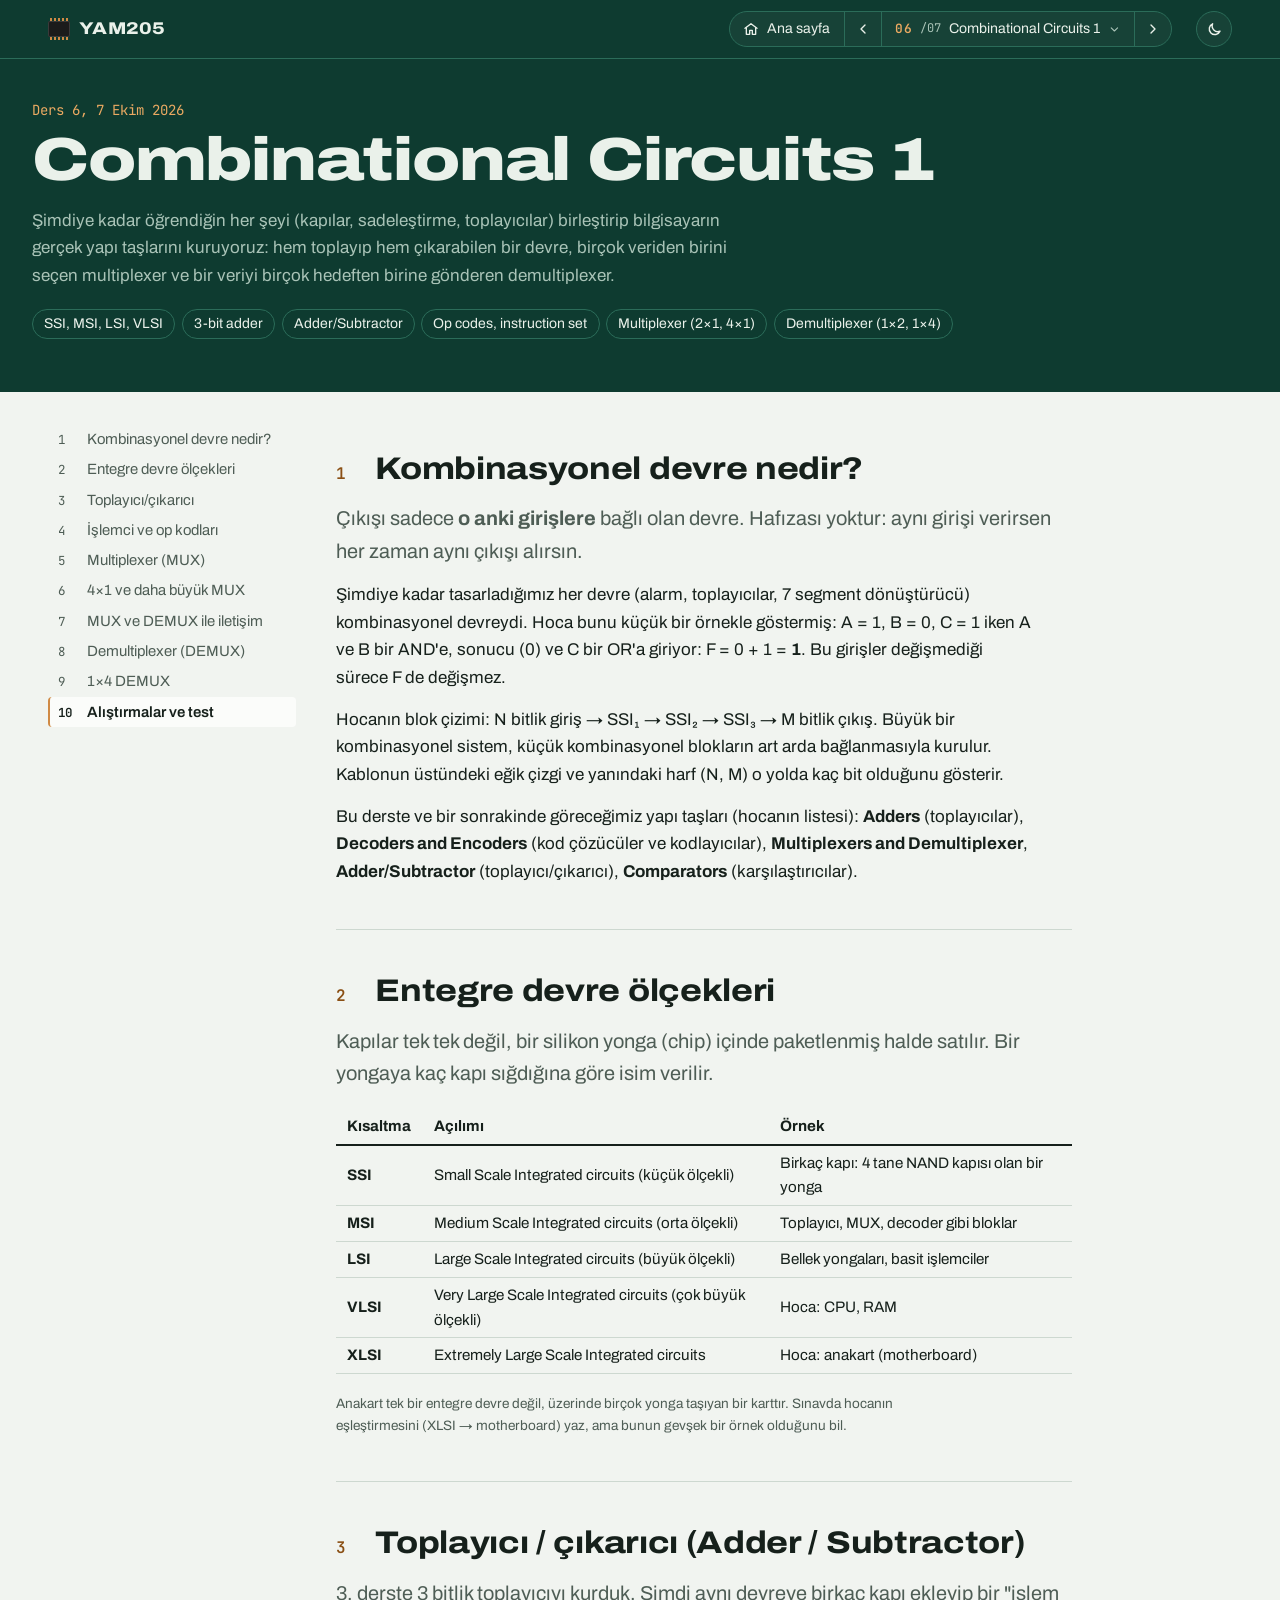
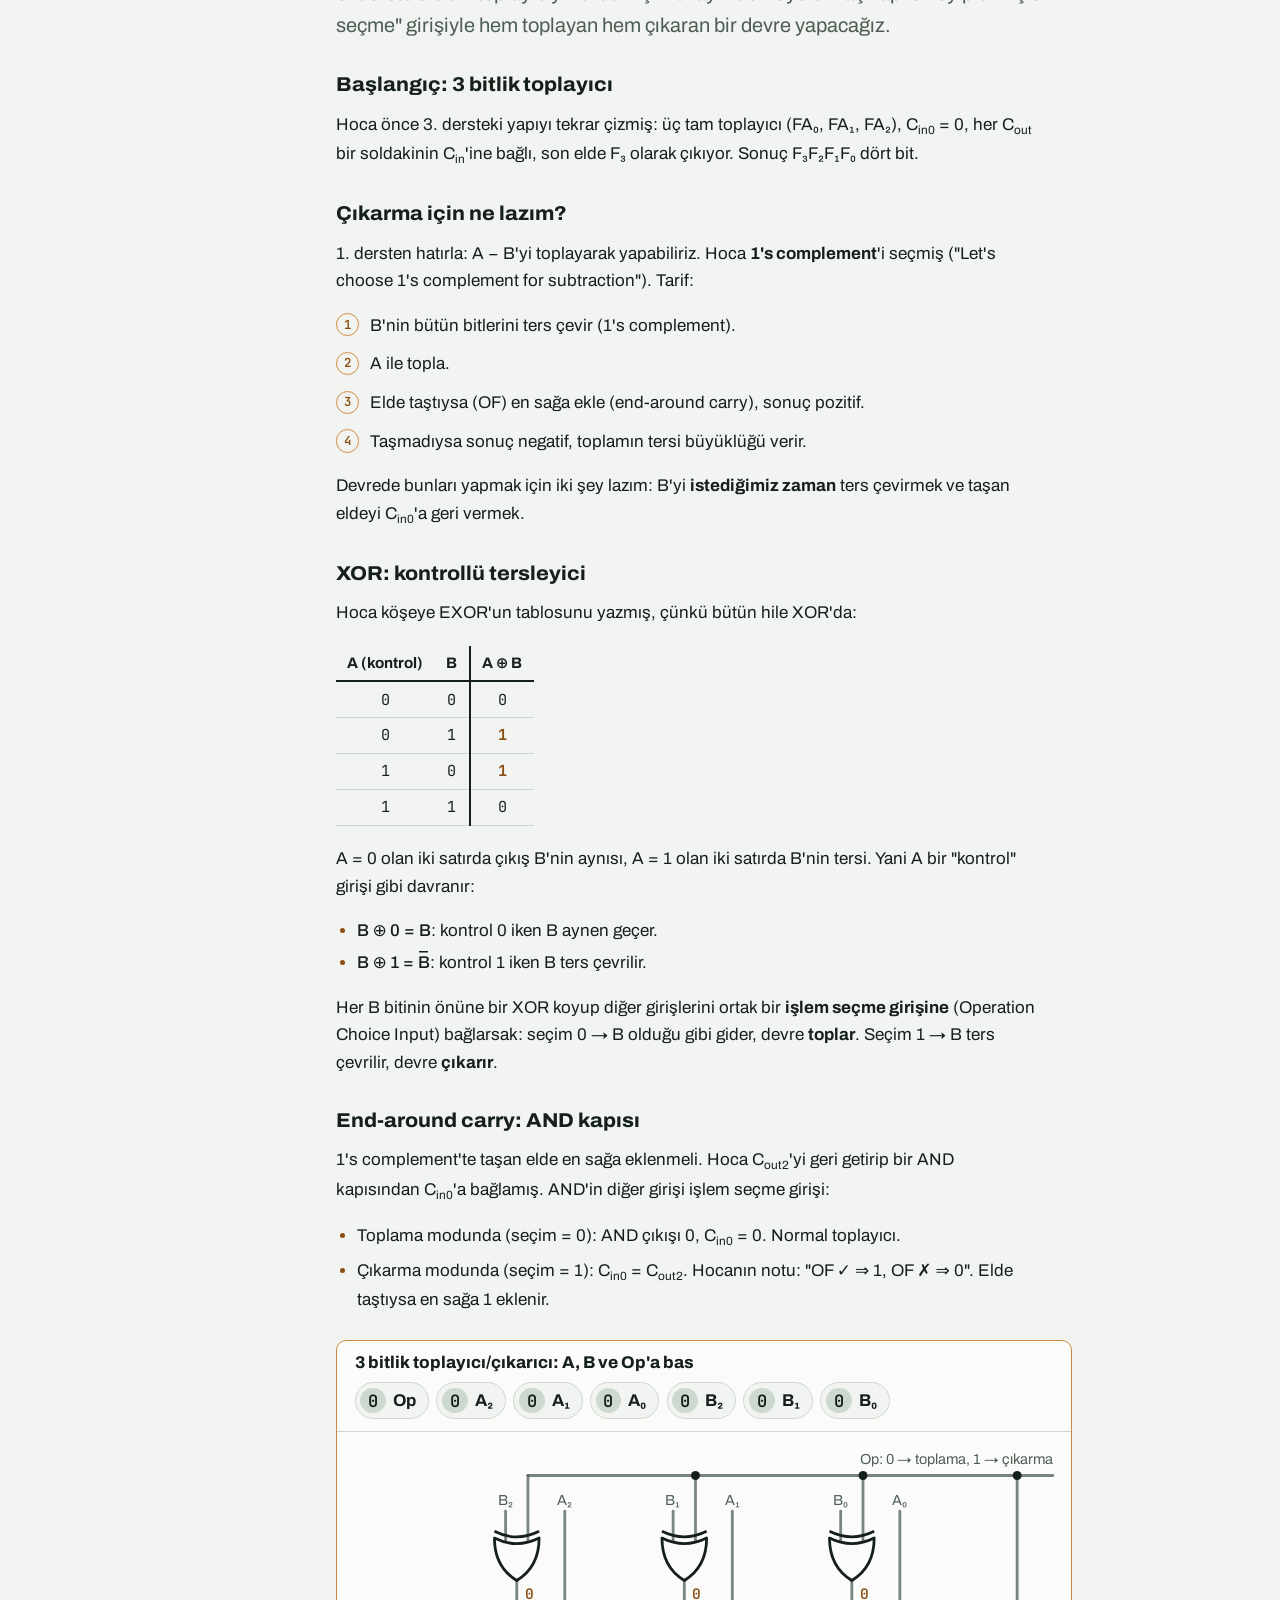
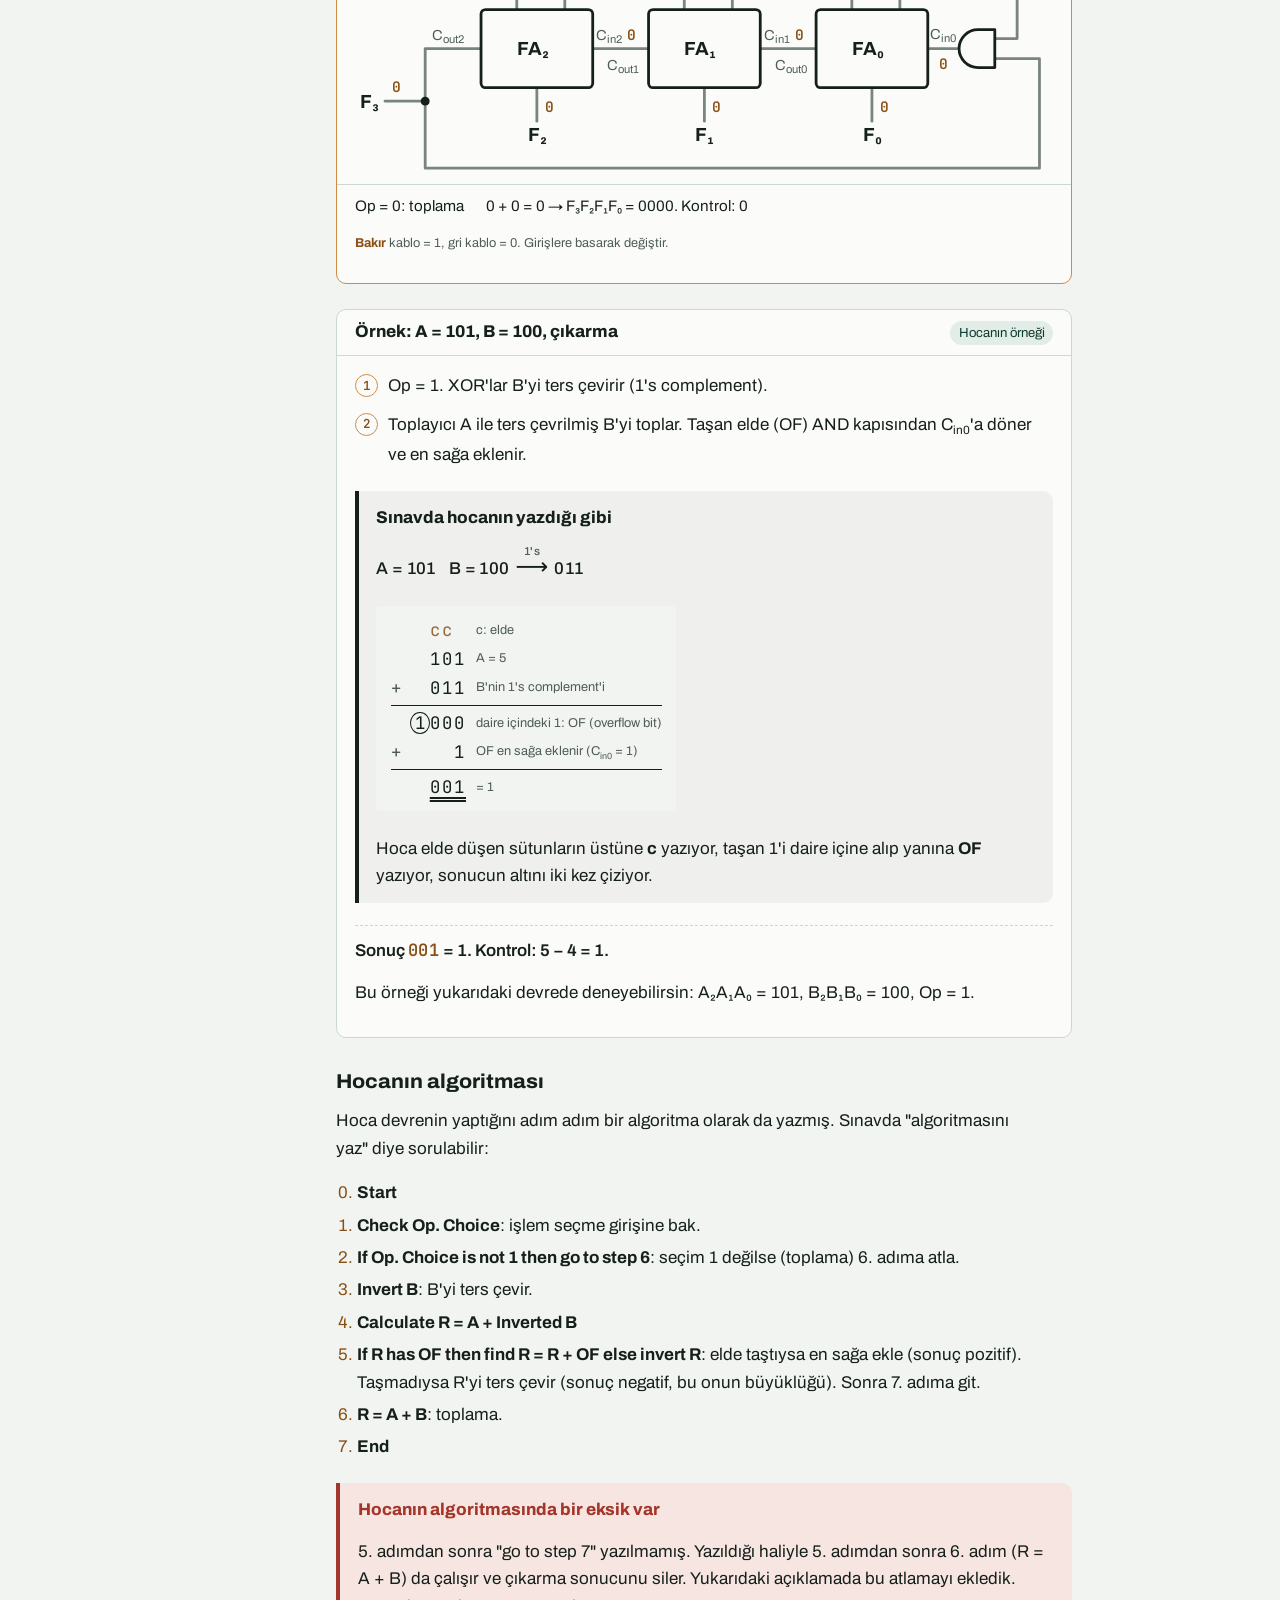
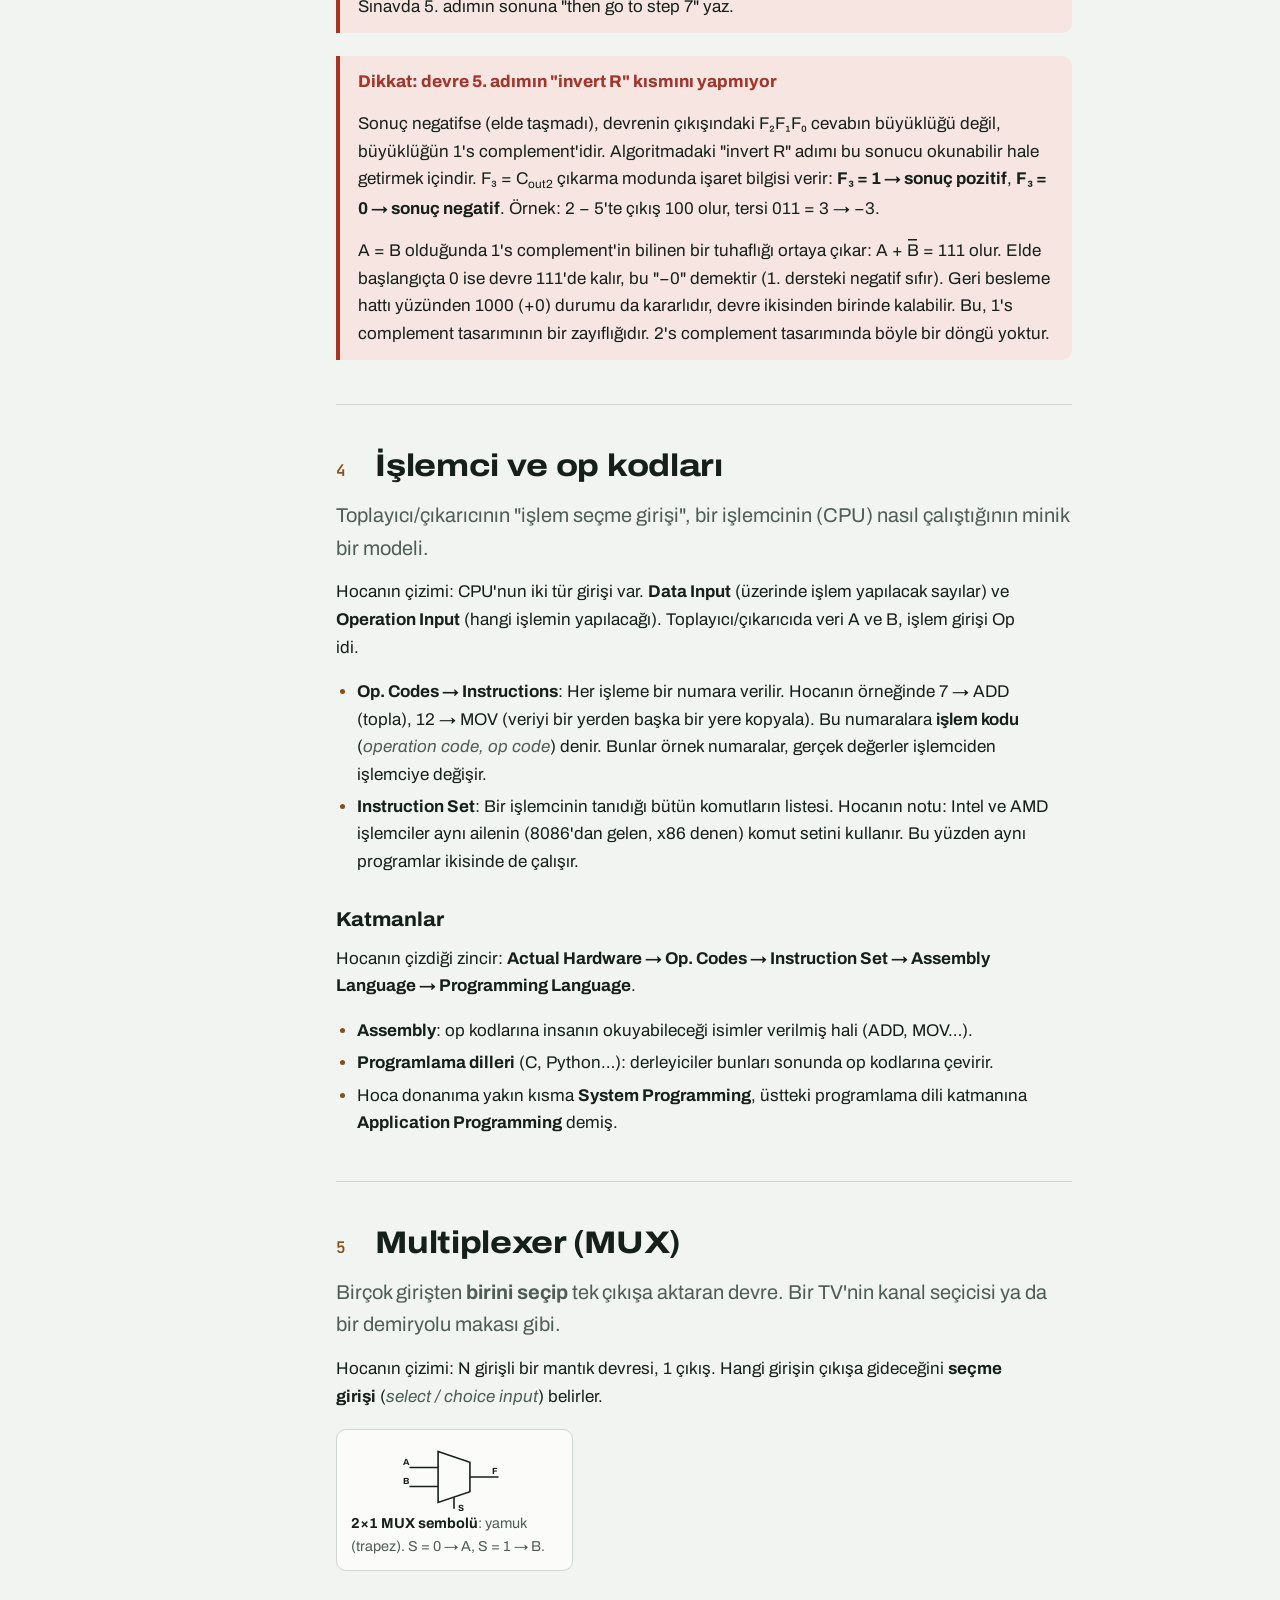
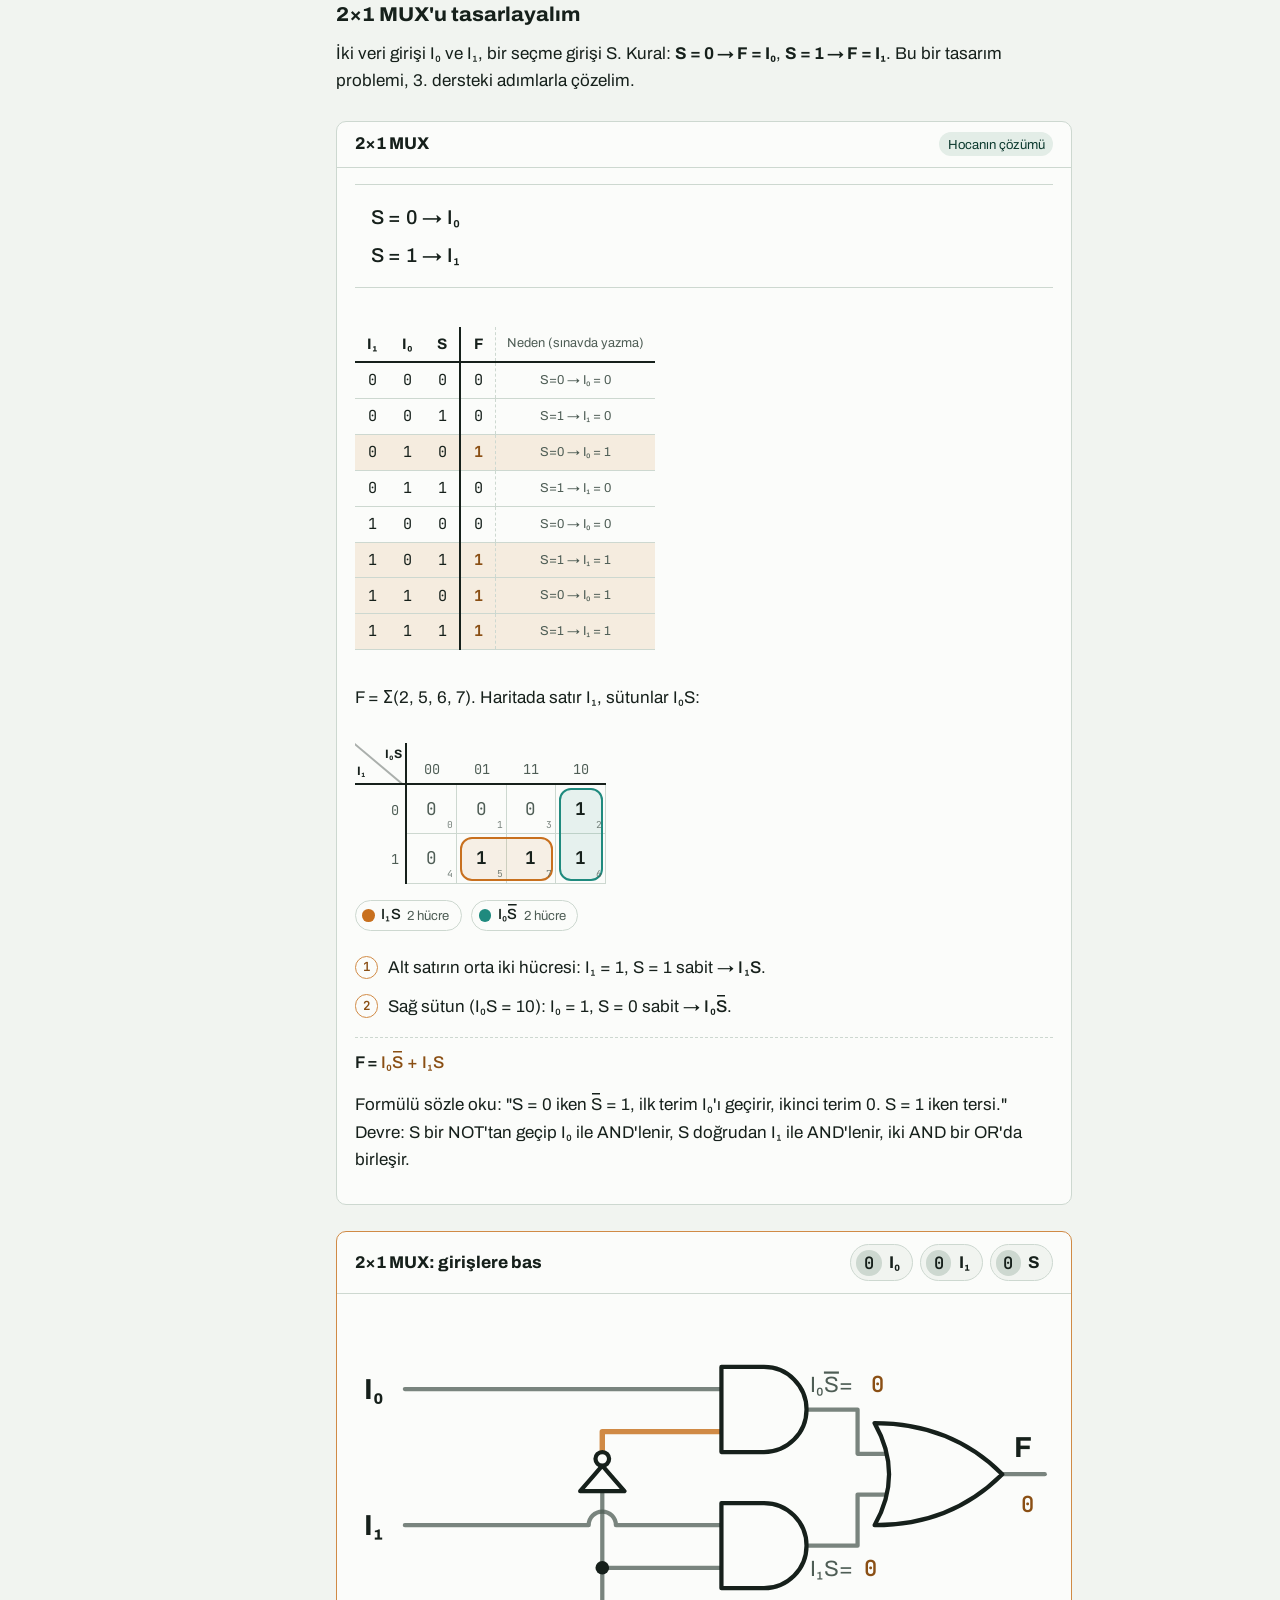
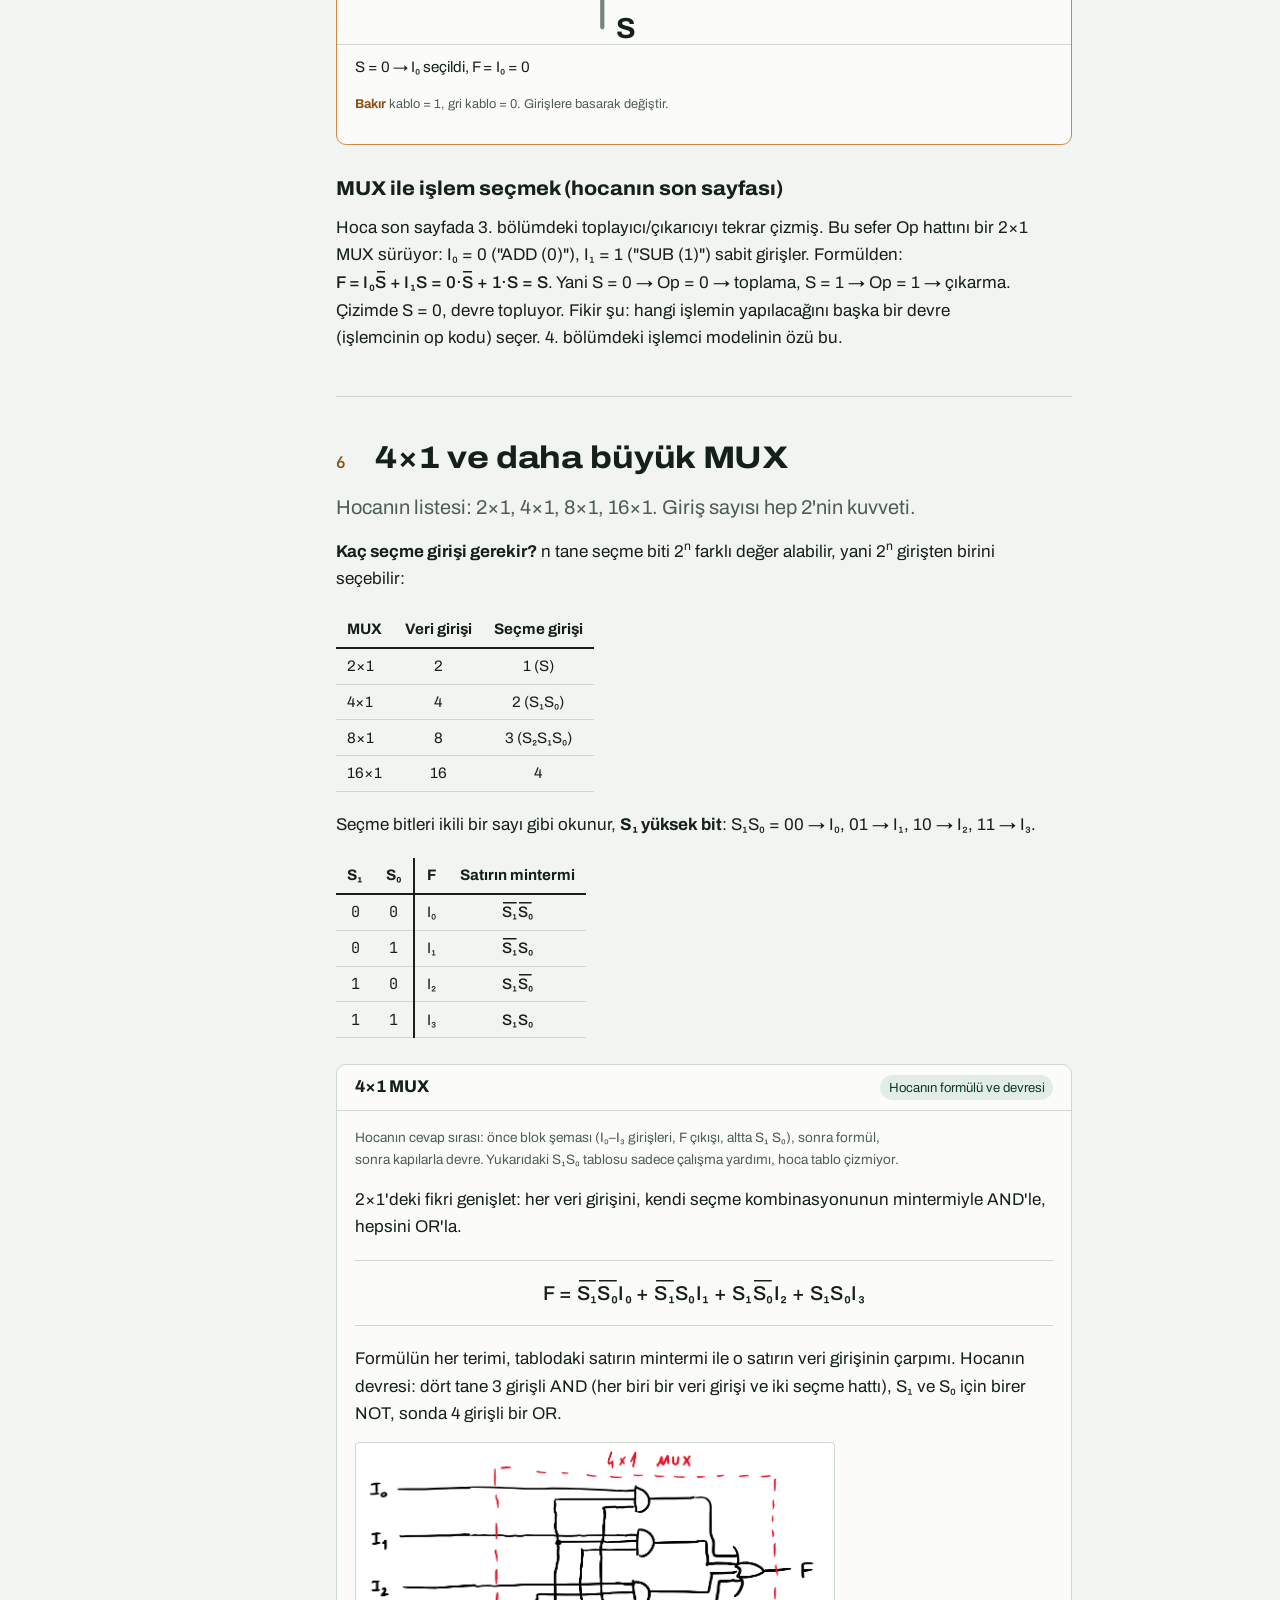
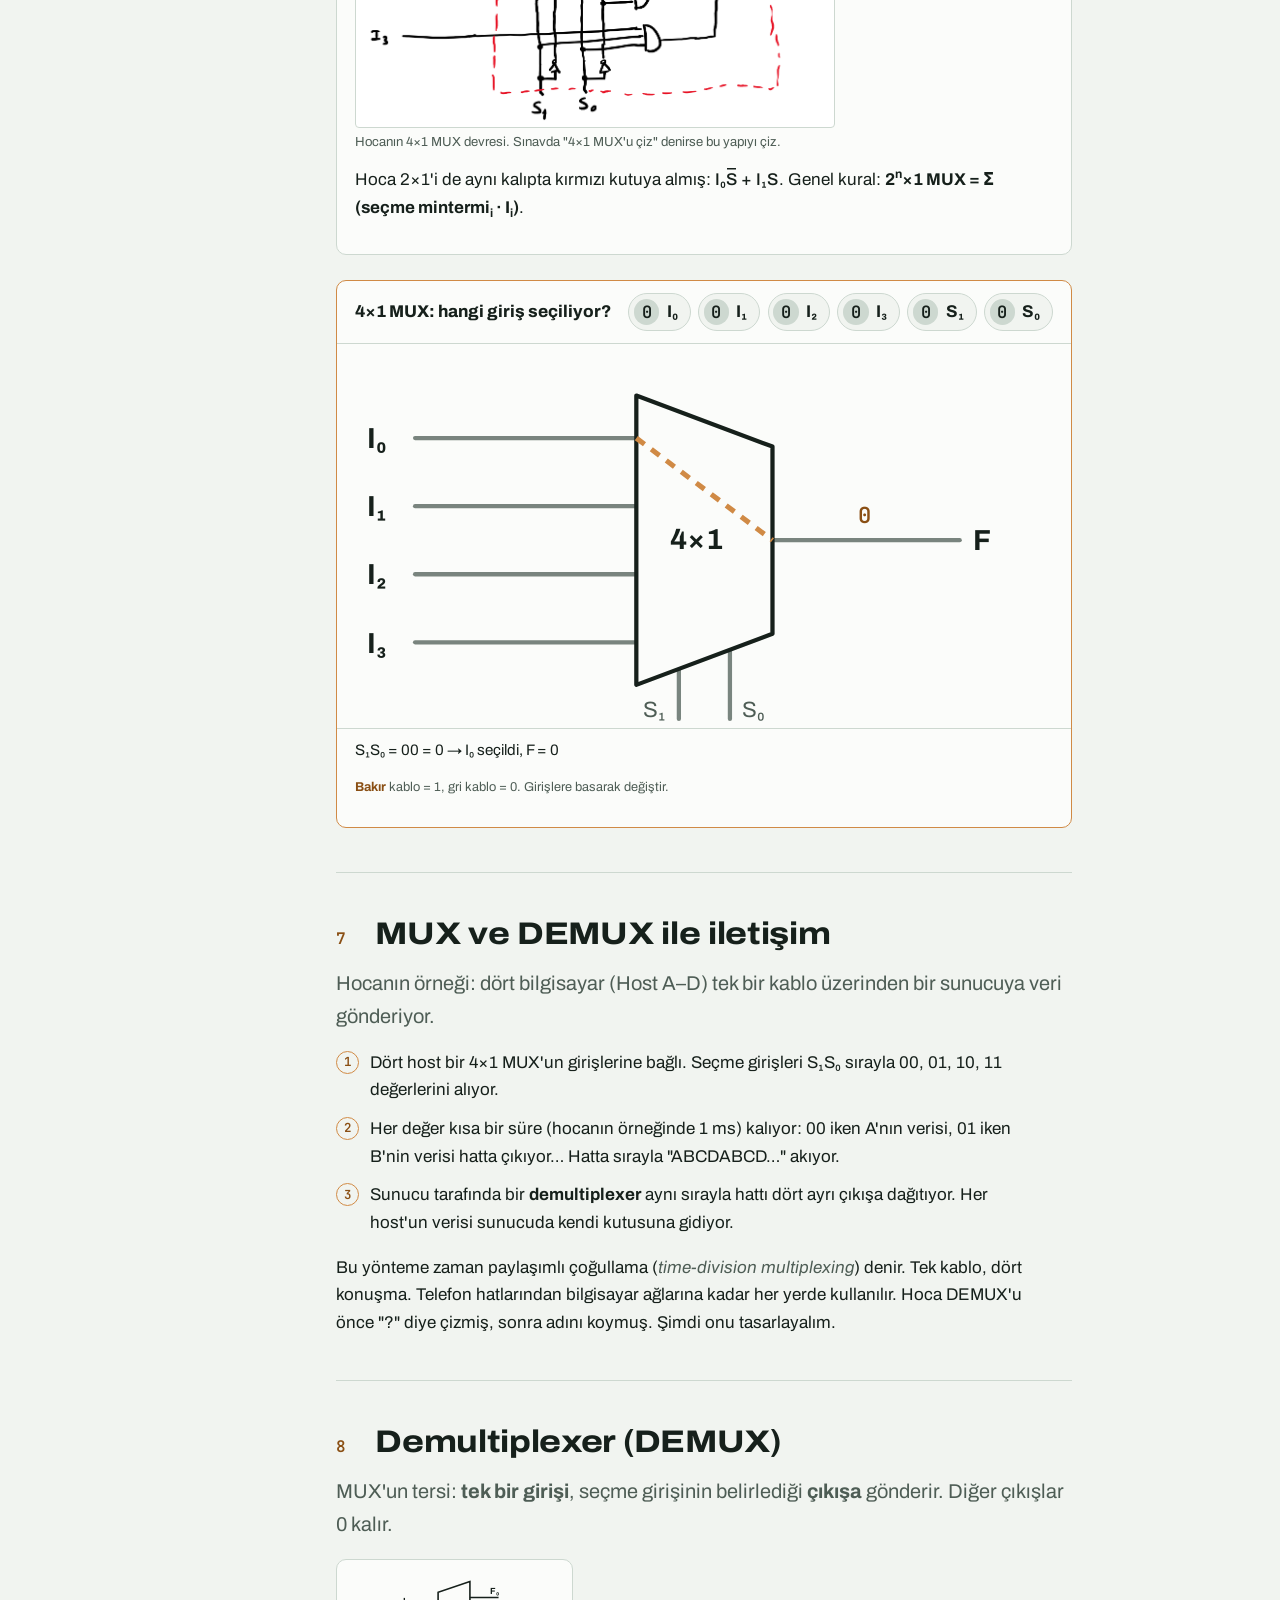
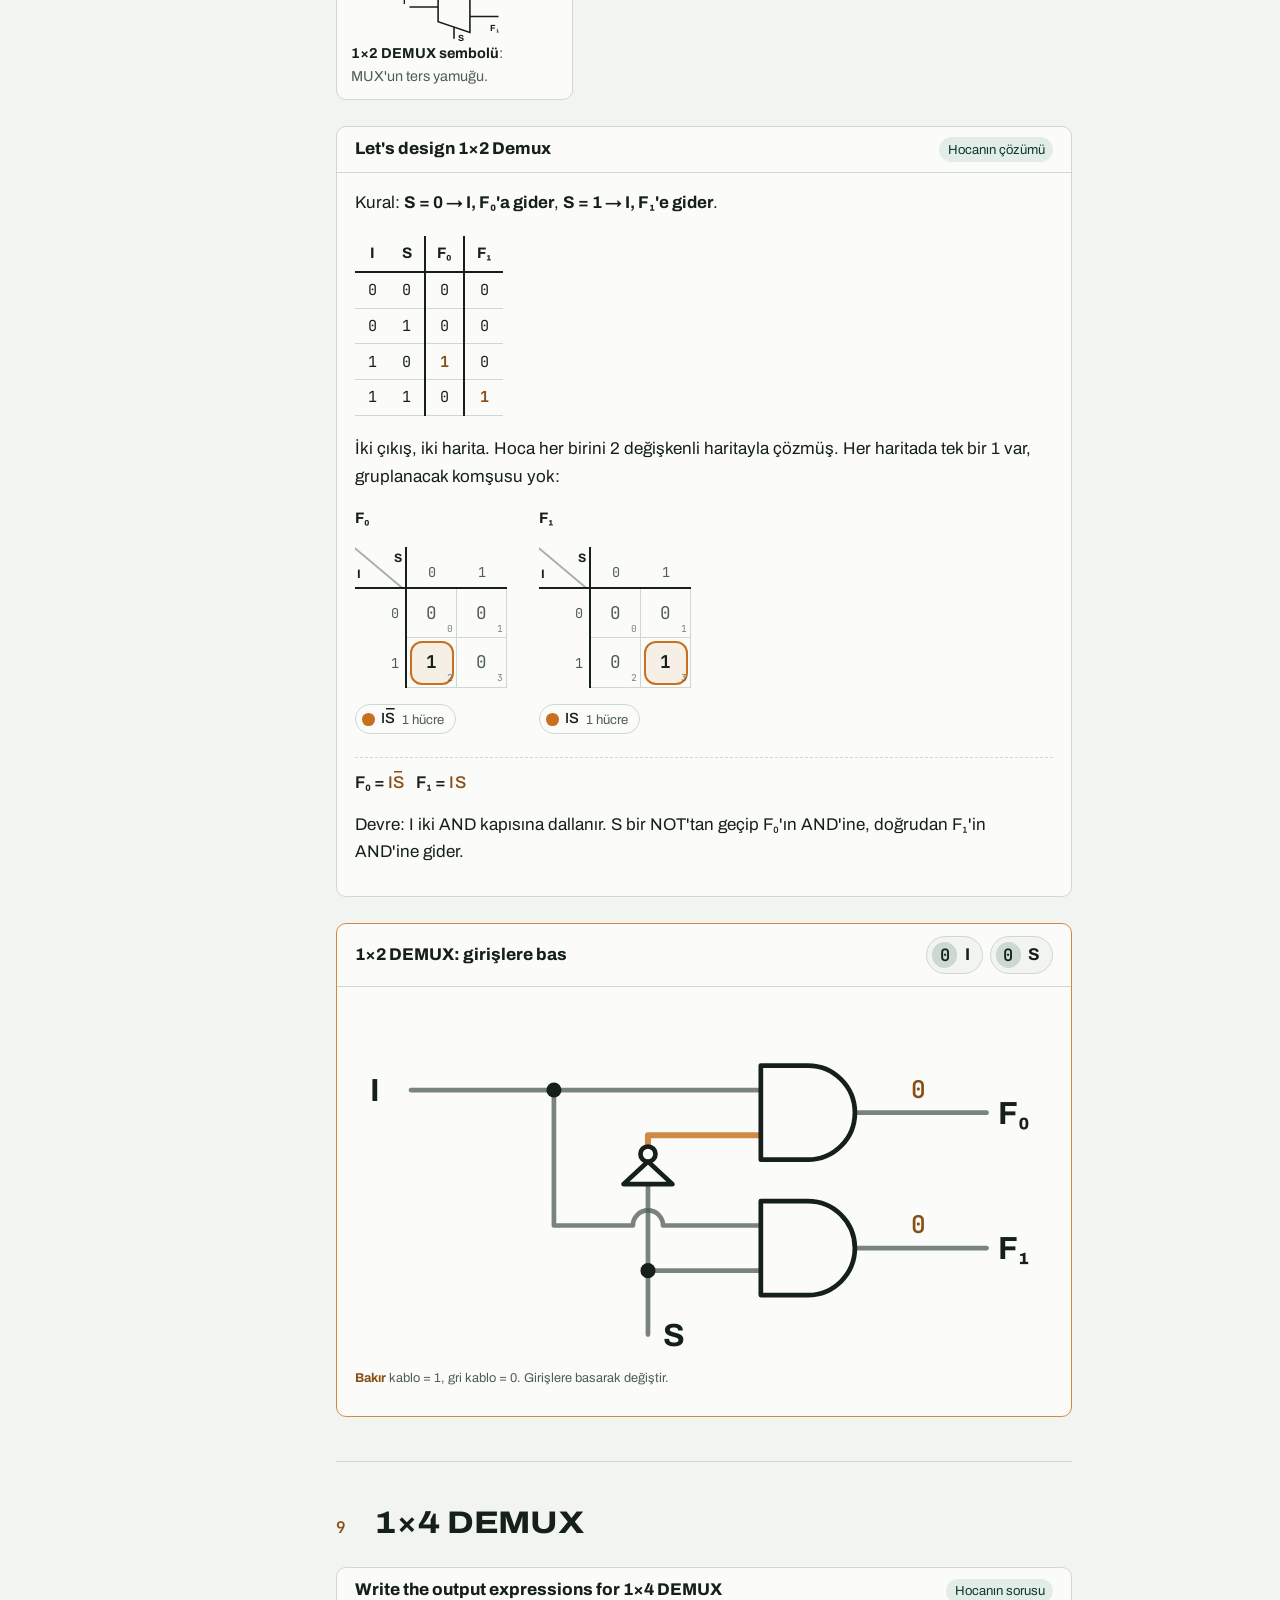
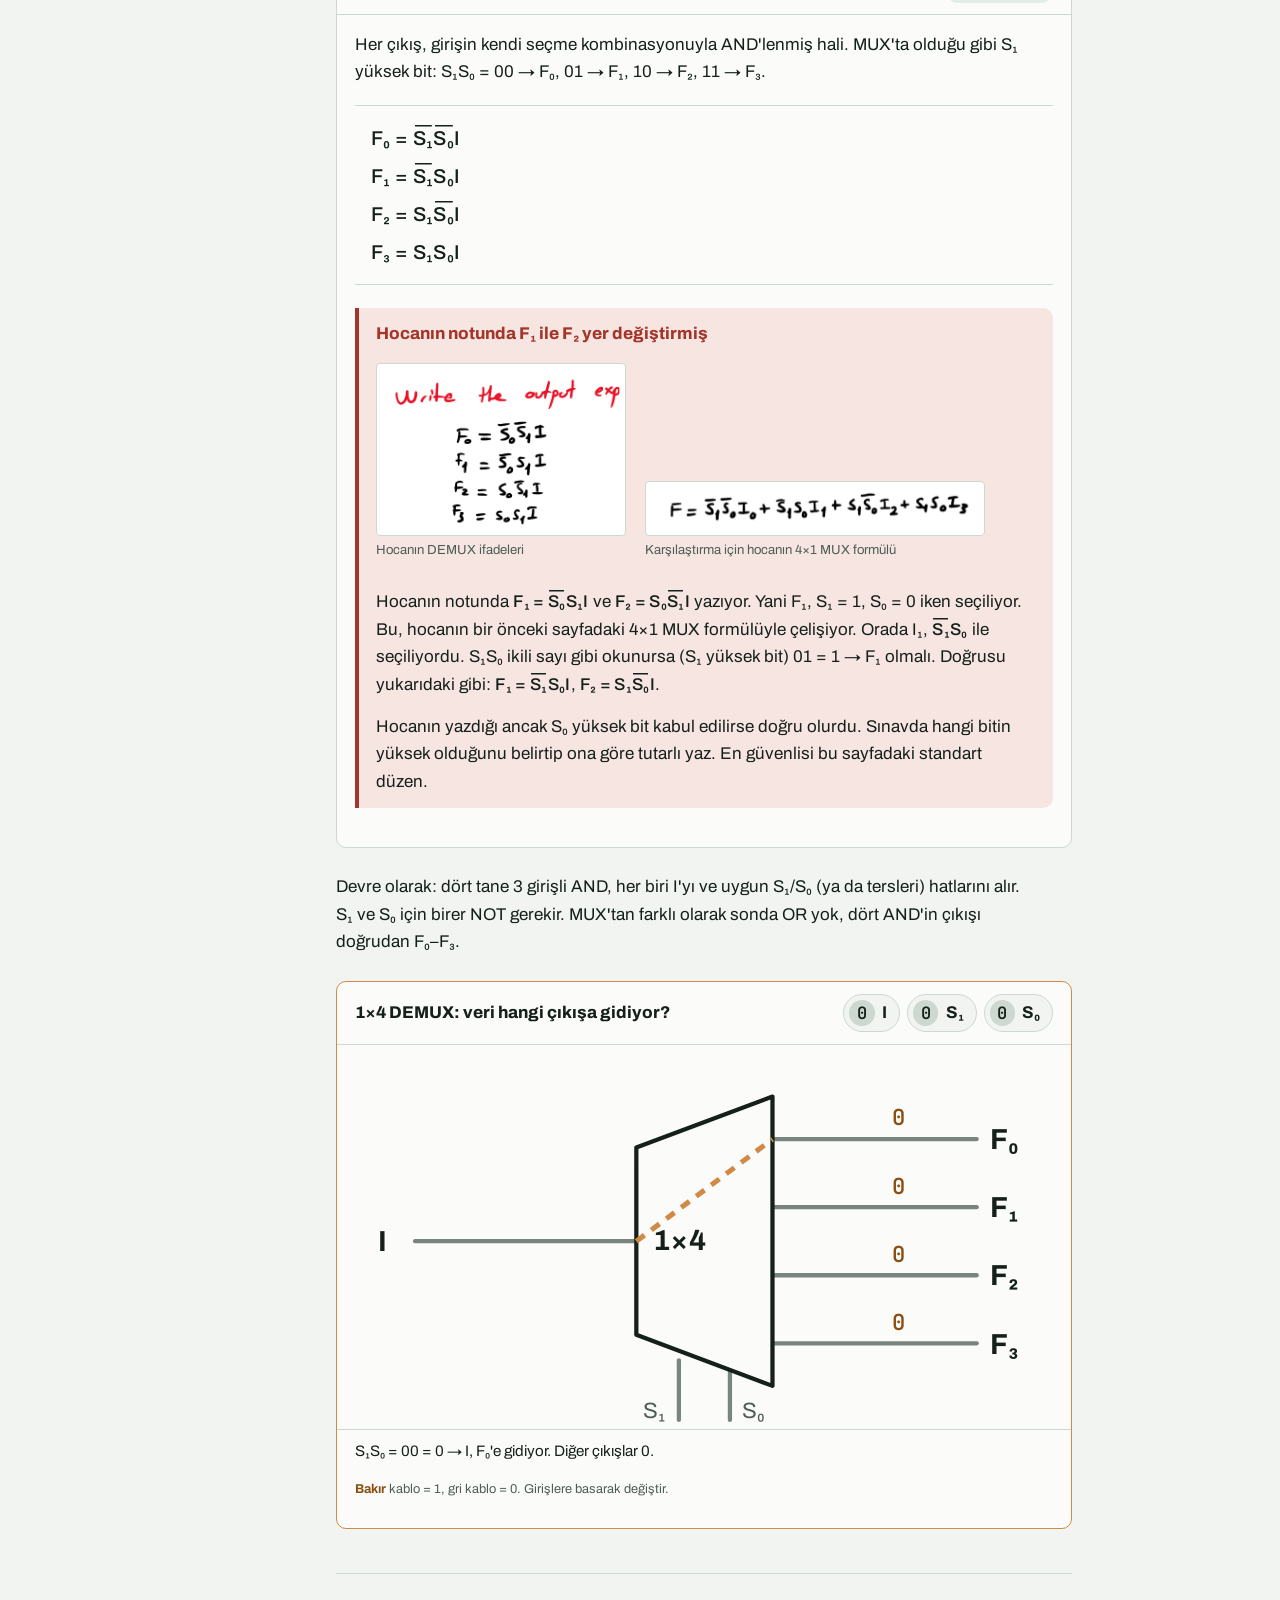
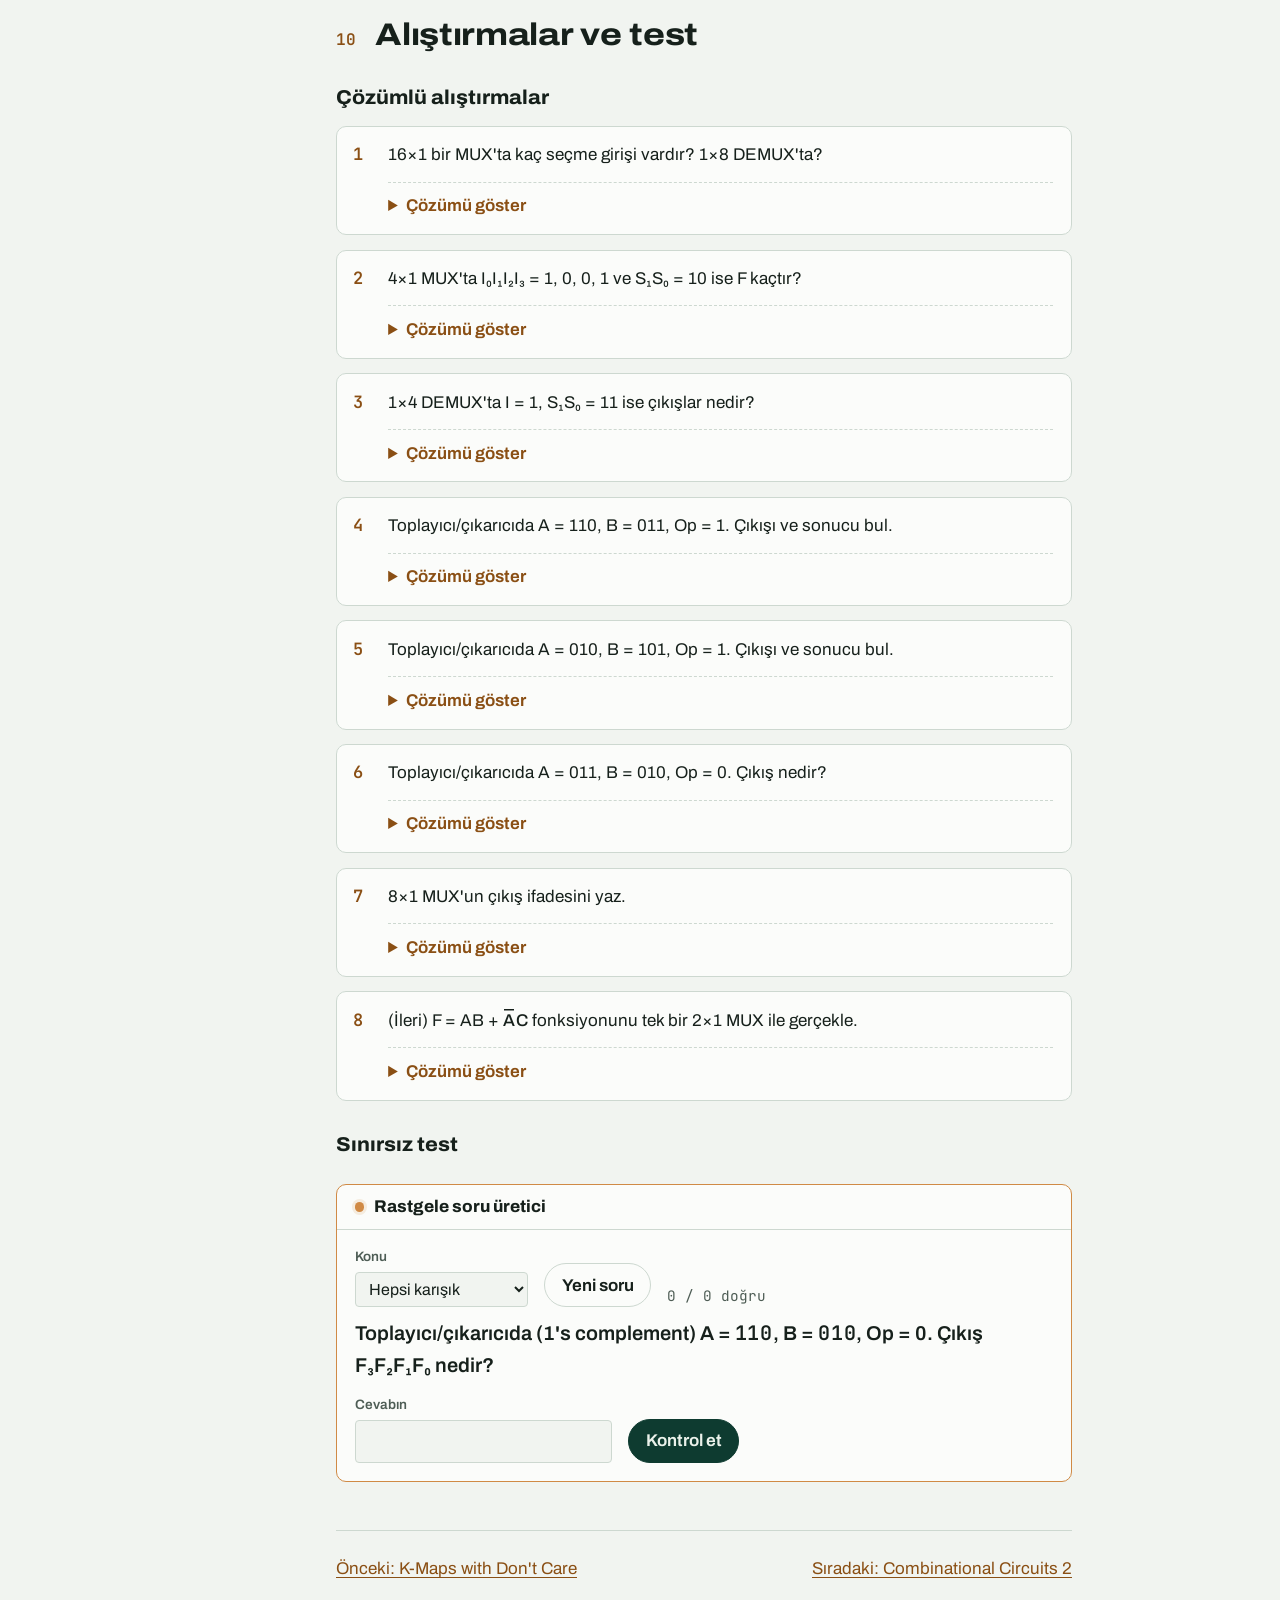
<file: lessons/06-kombinasyonel-1.html>
<!doctype html>
<html lang="tr">
<head>
  <meta charset="utf-8">
  <meta name="viewport" content="width=device-width, initial-scale=1">
  <title>Combinational Circuits 1 | YAM205</title>
  <meta name="description" content="Ders 6: Kombinasyonel devreler, entegre devre ölçekleri, toplayıcı/çıkarıcı, op kodları, multiplexer ve demultiplexer. Etkileşimli devrelerle sıfırdan anlatım.">
  <link rel="icon" href="../favicon.ico" sizes="any">
  <link rel="icon" href="../assets/img/favicon.svg" type="image/svg+xml">
  <link rel="apple-touch-icon" href="../assets/img/apple-touch-icon.png">
  <meta name="theme-color" content="#0E3B30">
  <link rel="preconnect" href="https://fonts.googleapis.com">
  <link rel="preconnect" href="https://fonts.gstatic.com" crossorigin>
  <link href="https://fonts.googleapis.com/css2?family=Archivo:ital,wdth,wght@0,62..125,100..900;1,62..125,100..900&family=JetBrains+Mono:wght@400;600&display=swap" rel="stylesheet">
  <link rel="stylesheet" href="../assets/css/style.css">
</head>
<body data-lesson="06">
  <a class="skip" href="#icerik">İçeriğe geç</a>

  <header class="topbar">
    <div class="topbar-inner">
      <a class="brand" href="../index.html"><span class="brand-chip" aria-hidden="true"></span>YAM205</a>
      <span class="crumb">Ders 6 / 7 <strong>Combinational Circuits 1</strong></span>
      <span class="spacer"></span>
      <button class="icon-btn" type="button" data-theme-toggle>Koyu tema</button>
    </div>
  </header>

  <div class="lesson-head">
    <div class="lesson-head-inner">
      <p class="kicker">Ders 6, 7 Ekim 2026</p>
      <h1>Combinational Circuits 1</h1>
      <p>Şimdiye kadar öğrendiğin her şeyi (kapılar, sadeleştirme, toplayıcılar) birleştirip bilgisayarın gerçek yapı taşlarını kuruyoruz: hem toplayıp hem çıkarabilen bir devre, birçok veriden birini seçen multiplexer ve bir veriyi birçok hedeften birine gönderen demultiplexer.</p>
      <ul class="covers" aria-label="Bu dersin konuları">
        <li>SSI, MSI, LSI, VLSI</li>
        <li>3-bit adder</li>
        <li>Adder/Subtractor</li>
        <li>Op codes, instruction set</li>
        <li>Multiplexer (2×1, 4×1)</li>
        <li>Demultiplexer (1×2, 1×4)</li>
      </ul>
    </div>
  </div>

  <div class="layout">
    <nav class="toc" aria-label="Bu dersin bölümleri">
      <details>
        <summary>Bölümler</summary>
        <ol>
          <li><a href="#nedir"><span class="n">1</span><span>Kombinasyonel devre nedir?</span></a></li>
          <li><a href="#olcek"><span class="n">2</span><span>Entegre devre ölçekleri</span></a></li>
          <li><a href="#addsub"><span class="n">3</span><span>Toplayıcı/çıkarıcı</span></a></li>
          <li><a href="#cpu"><span class="n">4</span><span>İşlemci ve op kodları</span></a></li>
          <li><a href="#mux"><span class="n">5</span><span>Multiplexer (MUX)</span></a></li>
          <li><a href="#mux4"><span class="n">6</span><span>4×1 ve daha büyük MUX</span></a></li>
          <li><a href="#iletisim"><span class="n">7</span><span>MUX ve DEMUX ile iletişim</span></a></li>
          <li><a href="#demux"><span class="n">8</span><span>Demultiplexer (DEMUX)</span></a></li>
          <li><a href="#demux4"><span class="n">9</span><span>1×4 DEMUX</span></a></li>
          <li><a href="#alistirma"><span class="n">10</span><span>Alıştırmalar ve test</span></a></li>
        </ol>
      </details>
    </nav>

    <main class="content" id="icerik">

<!-- ============================================================ 1 -->
<section id="nedir">
  <h2><span class="n">1</span>Kombinasyonel devre nedir?</h2>
  <p class="lead">Çıkışı sadece <b>o anki girişlere</b> bağlı olan devre. Hafızası yoktur: aynı girişi verirsen her zaman aynı çıkışı alırsın.</p>
  <p>Şimdiye kadar tasarladığımız her devre (alarm, toplayıcılar, 7 segment dönüştürücü) kombinasyonel devreydi. Hoca bunu küçük bir örnekle göstermiş: A = 1, B = 0, C = 1 iken A ve B bir AND'e, sonucu (0) ve C bir OR'a giriyor: F = 0 + 1 = <b>1</b>. Bu girişler değişmediği sürece F de değişmez.</p>
  <p>Hocanın blok çizimi: N bitlik giriş → SSI₁ → SSI₂ → SSI₃ → M bitlik çıkış. Büyük bir kombinasyonel sistem, küçük kombinasyonel blokların art arda bağlanmasıyla kurulur. Kablonun üstündeki eğik çizgi ve yanındaki harf (N, M) o yolda kaç bit olduğunu gösterir.</p>
  <p>Bu derste ve bir sonrakinde göreceğimiz yapı taşları (hocanın listesi): <b>Adders</b> (toplayıcılar), <b>Decoders and Encoders</b> (kod çözücüler ve kodlayıcılar), <b>Multiplexers and Demultiplexer</b>, <b>Adder/Subtractor</b> (toplayıcı/çıkarıcı), <b>Comparators</b> (karşılaştırıcılar).</p>
</section>

<!-- ============================================================ 2 -->
<section id="olcek">
  <h2><span class="n">2</span>Entegre devre ölçekleri</h2>
  <p class="lead">Kapılar tek tek değil, bir silikon yonga (chip) içinde paketlenmiş halde satılır. Bir yongaya kaç kapı sığdığına göre isim verilir.</p>
  <div class="table-wrap"><table class="data left">
    <thead><tr><th>Kısaltma</th><th>Açılımı</th><th>Örnek</th></tr></thead>
    <tbody>
      <tr><td><b>SSI</b></td><td>Small Scale Integrated circuits (küçük ölçekli)</td><td>Birkaç kapı: 4 tane NAND kapısı olan bir yonga</td></tr>
      <tr><td><b>MSI</b></td><td>Medium Scale Integrated circuits (orta ölçekli)</td><td>Toplayıcı, MUX, decoder gibi bloklar</td></tr>
      <tr><td><b>LSI</b></td><td>Large Scale Integrated circuits (büyük ölçekli)</td><td>Bellek yongaları, basit işlemciler</td></tr>
      <tr><td><b>VLSI</b></td><td>Very Large Scale Integrated circuits (çok büyük ölçekli)</td><td>Hoca: CPU, RAM</td></tr>
      <tr><td><b>XLSI</b></td><td>Extremely Large Scale Integrated circuits</td><td>Hoca: anakart (motherboard)</td></tr>
    </tbody>
  </table></div>
  <p class="hint">Anakart tek bir entegre devre değil, üzerinde birçok yonga taşıyan bir karttır. Sınavda hocanın eşleştirmesini (XLSI → motherboard) yaz, ama bunun gevşek bir örnek olduğunu bil.</p>
</section>

<!-- ============================================================ 3 -->
<section id="addsub">
  <h2><span class="n">3</span>Toplayıcı / çıkarıcı (Adder / Subtractor)</h2>
  <p class="lead">3. derste 3 bitlik toplayıcıyı kurduk. Şimdi aynı devreye birkaç kapı ekleyip bir "işlem seçme" girişiyle hem toplayan hem çıkaran bir devre yapacağız.</p>

  <h3>Başlangıç: 3 bitlik toplayıcı</h3>
  <p>Hoca önce 3. dersteki yapıyı tekrar çizmiş: üç tam toplayıcı (FA₀, FA₁, FA₂), C<sub>in0</sub> = 0, her C<sub>out</sub> bir soldakinin C<sub>in</sub>'ine bağlı, son elde F₃ olarak çıkıyor. Sonuç F₃F₂F₁F₀ dört bit.</p>

  <h3>Çıkarma için ne lazım?</h3>
  <p>1. dersten hatırla: A − B'yi toplayarak yapabiliriz. Hoca <b>1's complement</b>'i seçmiş ("Let's choose 1's complement for subtraction"). Tarif:</p>
  <ol class="steps">
    <li>B'nin bütün bitlerini ters çevir (1's complement).</li>
    <li>A ile topla.</li>
    <li>Elde taştıysa (OF) en sağa ekle (end-around carry), sonuç pozitif.</li>
    <li>Taşmadıysa sonuç negatif, toplamın tersi büyüklüğü verir.</li>
  </ol>
  <p>Devrede bunları yapmak için iki şey lazım: B'yi <b>istediğimiz zaman</b> ters çevirmek ve taşan eldeyi C<sub>in0</sub>'a geri vermek.</p>

  <h3>XOR: kontrollü tersleyici</h3>
  <p>Hoca köşeye EXOR'un tablosunu yazmış, çünkü bütün hile XOR'da:</p>
  <div class="table-wrap"><table class="tt"><thead><tr><th>A (kontrol)</th><th>B</th><th class="out">A ⊕ B</th></tr></thead><tbody>
    <tr><td>0</td><td>0</td><td class="out">0</td></tr><tr><td>0</td><td>1</td><td class="out one">1</td></tr><tr><td>1</td><td>0</td><td class="out one">1</td></tr><tr><td>1</td><td>1</td><td class="out">0</td></tr>
  </tbody></table></div>
  <p>A = 0 olan iki satırda çıkış B'nin aynısı, A = 1 olan iki satırda B'nin tersi. Yani A bir "kontrol" girişi gibi davranır:</p>
  <ul>
    <li><span class="m">B ⊕ 0 = B</span>: kontrol 0 iken B aynen geçer.</li>
    <li><span class="m">B ⊕ 1 = <span class="ov">B</span></span>: kontrol 1 iken B ters çevrilir.</li>
  </ul>
  <p>Her B bitinin önüne bir XOR koyup diğer girişlerini ortak bir <b>işlem seçme girişine</b> (Operation Choice Input) bağlarsak: seçim 0 → B olduğu gibi gider, devre <b>toplar</b>. Seçim 1 → B ters çevrilir, devre <b>çıkarır</b>.</p>

  <h3>End-around carry: AND kapısı</h3>
  <p>1's complement'te taşan elde en sağa eklenmeli. Hoca C<sub>out2</sub>'yi geri getirip bir AND kapısından C<sub>in0</sub>'a bağlamış. AND'in diğer girişi işlem seçme girişi:</p>
  <ul>
    <li>Toplama modunda (seçim = 0): AND çıkışı 0, C<sub>in0</sub> = 0. Normal toplayıcı.</li>
    <li>Çıkarma modunda (seçim = 1): C<sub>in0</sub> = C<sub>out2</sub>. Hocanın notu: "OF ✓ ⇒ 1, OF ✗ ⇒ 0". Elde taştıysa en sağa 1 eklenir.</li>
  </ul>

  <div class="circuit" id="c-addsub">
    <div class="circuit-head">
      <h4>3 bitlik toplayıcı/çıkarıcı: A, B ve Op'a bas</h4>
      <div class="pins" aria-label="Girişler"></div>
    </div>
    <div class="circuit-svg">
      <svg viewBox="0 0 640 306" role="img" aria-label="Op hattı en üstte soldan sağa uzanıyor ve her XOR kapısının bir girişine iniyor. Her B biti, Op ile XOR'lanıp bir tam toplayıcıya giriyor. Üç tam toplayıcı zincir halinde. En soldaki toplayıcının eldesi F3 çıkışı olur ve ayrıca alttan dolaşıp Op ile AND'lenir; AND'in çıkışı en sağdaki toplayıcının Cin girişine gider.">
        <path class="w" data-n="op" d="M632 30H162"/>
        <path class="w" data-n="op" d="M600 30V176H580"/>
        <path class="w" data-n="op" d="M162 30V89"/><path class="w" data-n="B2" d="M142 62V89"/><path class="w" data-n="A2" d="M195 62V150"/><path class="w" data-n="x2" d="M152 124V150"/><path class="w" data-n="s2" d="M170 220V250"/><path class="w" data-n="op" d="M312 30V89"/><path class="w" data-n="B1" d="M292 62V89"/><path class="w" data-n="A1" d="M345 62V150"/><path class="w" data-n="x1" d="M302 124V150"/><path class="w" data-n="s1" d="M320 220V250"/><path class="w" data-n="op" d="M462 30V89"/><path class="w" data-n="B0" d="M442 62V89"/><path class="w" data-n="A0" d="M495 62V150"/><path class="w" data-n="x0" d="M452 124V150"/><path class="w" data-n="s0" d="M470 220V250"/>
        <path class="w" data-n="c0" d="M420 185H370"/><path class="w" data-n="c1" d="M270 185H220"/>
        <path class="w" data-n="c2" d="M120 185H70V292H620V194H580"/>
        <path class="w" data-n="c2" d="M70 232H34"/>
        <path class="w" data-n="cin" d="M548 185H520"/>
        <circle class="dot" cx="312" cy="30" r="4"/><circle class="dot" cx="462" cy="30" r="4"/><circle class="dot" cx="600" cy="30" r="4"/><circle class="dot" cx="70" cy="232" r="4"/>
        <path class="g-line" d="M132 80Q152 90 172 80"/><path class="g" d="M132 86Q152 96 172 86Q172 112 152 124Q132 112 132 86Z"/><rect class="g" x="120" y="150" width="100" height="70" rx="4"/><path class="g-line" d="M282 80Q302 90 322 80"/><path class="g" d="M282 86Q302 96 322 86Q322 112 302 124Q282 112 282 86Z"/><rect class="g" x="270" y="150" width="100" height="70" rx="4"/><path class="g-line" d="M432 80Q452 90 472 80"/><path class="g" d="M432 86Q452 96 472 86Q472 112 452 124Q432 112 432 86Z"/><rect class="g" x="420" y="150" width="100" height="70" rx="4"/>
        <path class="g" d="M580 168H565A17 17 0 0 0 565 202H580Z"/>
        <text class="tag" x="135" y="56">B₂</text><text class="tag" x="188" y="56">A₂</text><text class="val" x="159" y="141" data-v="x2"></text><text class="lbl" x="152" y="191">FA₂</text><text class="lbl" x="162" y="268">F₂</text><text class="val" x="177" y="242" data-v="s2"></text><text class="tag" x="285" y="56">B₁</text><text class="tag" x="338" y="56">A₁</text><text class="val" x="309" y="141" data-v="x1"></text><text class="lbl" x="302" y="191">FA₁</text><text class="lbl" x="312" y="268">F₁</text><text class="val" x="327" y="242" data-v="s1"></text><text class="tag" x="435" y="56">B₀</text><text class="tag" x="488" y="56">A₀</text><text class="val" x="459" y="141" data-v="x0"></text><text class="lbl" x="452" y="191">FA₀</text><text class="lbl" x="462" y="268">F₀</text><text class="val" x="477" y="242" data-v="s0"></text>
        <text class="tag" x="632" y="20" text-anchor="end">Op: 0 → toplama, 1 → çıkarma</text>
        <text class="tag" x="373" y="177">C<tspan font-size="10" dy="3">in1</tspan><tspan dy="-3"></tspan></text><text class="val" x="401" y="177" data-v="c0"></text><text class="tag" x="383" y="204">C<tspan font-size="10" dy="3">out0</tspan><tspan dy="-3"></tspan></text>
        <text class="tag" x="223" y="177">C<tspan font-size="10" dy="3">in2</tspan><tspan dy="-3"></tspan></text><text class="val" x="251" y="177" data-v="c1"></text><text class="tag" x="233" y="204">C<tspan font-size="10" dy="3">out1</tspan><tspan dy="-3"></tspan></text>
        <text class="tag" x="522" y="176">C<tspan font-size="10" dy="3">in0</tspan></text><text class="val" x="530" y="203" data-v="cin"></text>

        <text class="tag" x="76" y="177">C<tspan font-size="10" dy="3">out2</tspan><tspan dy="-3"></tspan></text><text class="lbl" x="12" y="238">F₃</text><text class="val" x="40" y="224" data-v="c2"></text>
      </svg>
    </div>
    <div class="circuit-foot"><div class="row"><span data-v="mode"></span><span data-v="expl"></span></div></div>
  </div>

  <div class="example">
    <div class="example-head"><h4>Örnek: A = 101, B = 100, çıkarma</h4><span class="src">Hocanın örneği</span></div>
    <div class="example-body">
      <ol class="steps">
        <li>Op = 1. XOR'lar B'yi ters çevirir (1's complement).</li>
        <li>Toplayıcı A ile ters çevrilmiş B'yi toplar. Taşan elde (OF) AND kapısından C<sub>in0</sub>'a döner ve en sağa eklenir.</li>
      </ol>
      <div class="note exam">
        <span class="note-title">Sınavda hocanın yazdığı gibi</span>
        <p class="m">A = 101 &nbsp;&nbsp; B = 100<span class="arr" data-l="1's"></span>011</p>
        <div class="calc">
          <span class="l"></span><span class="v carry"> cc </span><span class="c">c: elde</span>
          <span class="l"></span><span class="v">101</span><span class="c">A = 5</span>
          <span class="l">+</span><span class="v">011</span><span class="c">B'nin 1's complement'i</span>
          <hr>
          <span class="l"></span><span class="v"><span class="circ">1</span>000</span><span class="c">daire içindeki 1: OF (overflow bit)</span>
          <span class="l">+</span><span class="v">1</span><span class="c">OF en sağa eklenir (C<sub>in0</sub> = 1)</span>
          <hr>
          <span class="l"></span><span class="v"><span class="dbl">001</span></span><span class="c">= 1</span>
        </div>
        <p>Hoca elde düşen sütunların üstüne <b>c</b> yazıyor, taşan 1'i daire içine alıp yanına <b>OF</b> yazıyor, sonucun altını iki kez çiziyor.</p>
      </div>
      <p class="answer">Sonuç <span class="b">001</span> = 1. Kontrol: 5 − 4 = 1.</p>
      <p>Bu örneği yukarıdaki devrede deneyebilirsin: A₂A₁A₀ = 101, B₂B₁B₀ = 100, Op = 1.</p>
    </div>
  </div>

  <h3>Hocanın algoritması</h3>
  <p>Hoca devrenin yaptığını adım adım bir algoritma olarak da yazmış. Sınavda "algoritmasını yaz" diye sorulabilir:</p>
  <ol start="0">
    <li><b>Start</b></li>
    <li><b>Check Op. Choice</b>: işlem seçme girişine bak.</li>
    <li><b>If Op. Choice is not 1 then go to step 6</b>: seçim 1 değilse (toplama) 6. adıma atla.</li>
    <li><b>Invert B</b>: B'yi ters çevir.</li>
    <li><b>Calculate R = A + Inverted B</b></li>
    <li><b>If R has OF then find R = R + OF else invert R</b>: elde taştıysa en sağa ekle (sonuç pozitif). Taşmadıysa R'yi ters çevir (sonuç negatif, bu onun büyüklüğü). Sonra 7. adıma git.</li>
    <li><b>R = A + B</b>: toplama.</li>
    <li><b>End</b></li>
  </ol>
  <div class="note warn">
    <span class="note-title">Hocanın algoritmasında bir eksik var</span>
    <p>5. adımdan sonra "go to step 7" yazılmamış. Yazıldığı haliyle 5. adımdan sonra 6. adım (R = A + B) da çalışır ve çıkarma sonucunu siler. Yukarıdaki açıklamada bu atlamayı ekledik. Sınavda 5. adımın sonuna "then go to step 7" yaz.</p>
  </div>
  <div class="note warn">
    <span class="note-title">Dikkat: devre 5. adımın "invert R" kısmını yapmıyor</span>
    <p>Sonuç negatifse (elde taşmadı), devrenin çıkışındaki F₂F₁F₀ cevabın büyüklüğü değil, büyüklüğün 1's complement'idir. Algoritmadaki "invert R" adımı bu sonucu okunabilir hale getirmek içindir. F₃ = C<sub>out2</sub> çıkarma modunda işaret bilgisi verir: <b>F₃ = 1 → sonuç pozitif</b>, <b>F₃ = 0 → sonuç negatif</b>. Örnek: 2 − 5'te çıkış 100 olur, tersi 011 = 3 → −3.</p>
    <p>A = B olduğunda 1's complement'in bilinen bir tuhaflığı ortaya çıkar: A + <span class="ov">B</span> = 111 olur. Elde başlangıçta 0 ise devre 111'de kalır, bu "−0" demektir (1. dersteki negatif sıfır). Geri besleme hattı yüzünden 1000 (+0) durumu da kararlıdır, devre ikisinden birinde kalabilir. Bu, 1's complement tasarımının bir zayıflığıdır. 2's complement tasarımında böyle bir döngü yoktur.</p>
  </div>

</section>

<!-- ============================================================ 4 -->
<section id="cpu">
  <h2><span class="n">4</span>İşlemci ve op kodları</h2>
  <p class="lead">Toplayıcı/çıkarıcının "işlem seçme girişi", bir işlemcinin (CPU) nasıl çalıştığının minik bir modeli.</p>
  <p>Hocanın çizimi: CPU'nun iki tür girişi var. <b>Data Input</b> (üzerinde işlem yapılacak sayılar) ve <b>Operation Input</b> (hangi işlemin yapılacağı). Toplayıcı/çıkarıcıda veri A ve B, işlem girişi Op idi.</p>
  <ul>
    <li><b>Op. Codes → Instructions</b>: Her işleme bir numara verilir. Hocanın örneğinde 7 → ADD (topla), 12 → MOV (veriyi bir yerden başka bir yere kopyala). Bu numaralara <span class="term">işlem kodu</span> (<span class="en">operation code, op code</span>) denir. Bunlar örnek numaralar, gerçek değerler işlemciden işlemciye değişir.</li>
    <li><b>Instruction Set</b>: Bir işlemcinin tanıdığı bütün komutların listesi. Hocanın notu: Intel ve AMD işlemciler aynı ailenin (8086'dan gelen, x86 denen) komut setini kullanır. Bu yüzden aynı programlar ikisinde de çalışır.</li>
  </ul>
  <h3>Katmanlar</h3>
  <p>Hocanın çizdiği zincir: <b>Actual Hardware → Op. Codes → Instruction Set → Assembly Language → Programming Language</b>.</p>
  <ul>
    <li><b>Assembly</b>: op kodlarına insanın okuyabileceği isimler verilmiş hali (ADD, MOV…).</li>
    <li><b>Programlama dilleri</b> (C, Python…): derleyiciler bunları sonunda op kodlarına çevirir.</li>
    <li>Hoca donanıma yakın kısma <b>System Programming</b>, üstteki programlama dili katmanına <b>Application Programming</b> demiş.</li>
  </ul>
</section>

<!-- ============================================================ 5 -->
<section id="mux">
  <h2><span class="n">5</span>Multiplexer (MUX)</h2>
  <p class="lead">Birçok girişten <b>birini seçip</b> tek çıkışa aktaran devre. Bir TV'nin kanal seçicisi ya da bir demiryolu makası gibi.</p>
  <p>Hocanın çizimi: N girişli bir mantık devresi, 1 çıkış. Hangi girişin çıkışa gideceğini <b>seçme girişi</b> (<span class="en">select / choice input</span>) belirler.</p>
  <div class="gates">
    <figure>
      <svg viewBox="0 0 160 110" aria-hidden="true"><g fill="none" stroke="currentColor" stroke-width="2.5"><path d="M55 15L105 32V78L55 95Z"/><path d="M10 40H55M10 70H55M105 55H150M80 87V105"/></g><g fill="currentColor" font-family="Archivo, sans-serif" font-size="14" font-weight="700"><text x="0" y="36">A</text><text x="0" y="66">B</text><text x="140" y="50">F</text><text x="86" y="108">S</text></g></svg>
      <figcaption><b>2×1 MUX sembolü</b>: yamuk (trapez). S = 0 → A, S = 1 → B.</figcaption>
    </figure>
  </div>

  <h3>2×1 MUX'u tasarlayalım</h3>
  <p>İki veri girişi I₀ ve I₁, bir seçme girişi S. Kural: <b>S = 0 → F = I₀</b>, <b>S = 1 → F = I₁</b>. Bu bir tasarım problemi, 3. dersteki adımlarla çözelim.</p>
  <div class="example">
    <div class="example-head"><h4>2×1 MUX</h4><span class="src">Hocanın çözümü</span></div>
    <div class="example-body">
      <div class="formula chain"><span class="m">S = 0 → I₀</span><span class="m">S = 1 → I₁</span></div>
      <div class="tables-row">
        <div class="table-wrap"><table class="tt">
          <thead><tr><th>I₁</th><th>I₀</th><th>S</th><th class="out">F</th><th class="help">Neden (sınavda yazma)</th></tr></thead>
          <tbody>
            <tr><td>0</td><td>0</td><td>0</td><td class="out">0</td><td class="help">S=0 → I₀ = 0</td></tr>
            <tr><td>0</td><td>0</td><td>1</td><td class="out">0</td><td class="help">S=1 → I₁ = 0</td></tr>
            <tr class="hit"><td>0</td><td>1</td><td>0</td><td class="out one">1</td><td class="help">S=0 → I₀ = 1</td></tr>
            <tr><td>0</td><td>1</td><td>1</td><td class="out">0</td><td class="help">S=1 → I₁ = 0</td></tr>
            <tr><td>1</td><td>0</td><td>0</td><td class="out">0</td><td class="help">S=0 → I₀ = 0</td></tr>
            <tr class="hit"><td>1</td><td>0</td><td>1</td><td class="out one">1</td><td class="help">S=1 → I₁ = 1</td></tr>
            <tr class="hit"><td>1</td><td>1</td><td>0</td><td class="out one">1</td><td class="help">S=0 → I₀ = 1</td></tr>
            <tr class="hit"><td>1</td><td>1</td><td>1</td><td class="out one">1</td><td class="help">S=1 → I₁ = 1</td></tr>
          </tbody>
        </table></div>
      </div>
      <p>F = Σ(2, 5, 6, 7). Haritada satır I₁, sütunlar I₀S:</p>
      <div class="kmap-figure"><div class="kmap6" data-ones="2,5,6,7" data-groups="AC|BC'" data-row="I₁" data-col="I₀S" data-names="I₁,I₀,S"></div></div>
      <ol class="steps">
        <li>Alt satırın orta iki hücresi: I₁ = 1, S = 1 sabit → <span class="m">I₁S</span>.</li>
        <li>Sağ sütun (I₀S = 10): I₀ = 1, S = 0 sabit → <span class="m">I₀<span class="ov">S</span></span>.</li>
      </ol>
      <p class="answer">F = <span class="m">I₀<span class="ov">S</span> + I₁S</span></p>
      <p>Formülü sözle oku: "S = 0 iken <span class="ov">S</span> = 1, ilk terim I₀'ı geçirir, ikinci terim 0. S = 1 iken tersi." Devre: S bir NOT'tan geçip I₀ ile AND'lenir, S doğrudan I₁ ile AND'lenir, iki AND bir OR'da birleşir.</p>
    </div>
  </div>

  <div class="circuit" id="c-mux2">
    <div class="circuit-head"><h4>2×1 MUX: girişlere bas</h4><div class="pins" aria-label="Girişler"></div></div>
    <div class="circuit-svg">
      <svg viewBox="0 0 420 200" role="img" aria-label="S bir NOT kapısından geçip I0 ile AND'leniyor. S doğrudan I1 ile AND'leniyor. İki AND bir OR'da birleşip F'yi veriyor.">
        <path class="w" data-n="I0" d="M34 50H220"/>
        <path class="w" data-n="I1" d="M34 130H142A8 8 0 0 1 158 130H220"/>
        <path class="w" data-n="S" d="M150 190V155H220"/>
        <path class="w" data-n="S" d="M150 155V110"/>
        <path class="w" data-n="nS" d="M150 87V75H220"/>
        <path class="w" data-n="a0" d="M270 62H300V88H316"/>
        <path class="w" data-n="a1" d="M270 142H300V112H316"/>
        <path class="w" data-n="F" d="M385 100H410"/>
        <circle class="dot" cx="150" cy="155" r="4"/>
        <path class="g" d="M137 110L150 95L163 110Z"/><circle class="g" cx="150" cy="91" r="4"/>
        <path class="g" d="M220 37H245A25 25 0 0 1 245 87H220Z"/>
        <path class="g" d="M220 117H245A25 25 0 0 1 245 167H220Z"/>
        <path class="g" d="M310 70Q355 70 385 100Q355 130 310 130Q327 100 310 70Z"/>
        <text class="lbl" x="10" y="56">I₀</text><text class="lbl" x="10" y="136">I₁</text><text class="lbl" x="158" y="196">S</text><text class="lbl" x="392" y="90">F</text>
        <text class="tag" x="272" y="52">I₀<tspan style="text-decoration:overline">S</tspan>=</text><text class="val" x="308" y="52" data-v="a0"></text>
        <text class="tag" x="272" y="160">I₁S=</text><text class="val" x="304" y="160" data-v="a1"></text>
        <text class="val" x="396" y="122" data-v="F"></text>
      </svg>
    </div>
    <div class="circuit-foot"><div class="row"><span data-v="note"></span></div></div>
  </div>
  <h3>MUX ile işlem seçmek (hocanın son sayfası)</h3>
  <p>Hoca son sayfada 3. bölümdeki toplayıcı/çıkarıcıyı tekrar çizmiş. Bu sefer Op hattını bir 2×1 MUX sürüyor: I₀ = 0 ("ADD (0)"), I₁ = 1 ("SUB (1)") sabit girişler. Formülden: <span class="m">F = I₀<span class="ov">S</span> + I₁S = 0·<span class="ov">S</span> + 1·S = S</span>. Yani S = 0 → Op = 0 → toplama, S = 1 → Op = 1 → çıkarma. Çizimde S = 0, devre topluyor. Fikir şu: hangi işlemin yapılacağını başka bir devre (işlemcinin op kodu) seçer. 4. bölümdeki işlemci modelinin özü bu.</p>
</section>

<!-- ============================================================ 6 -->
<section id="mux4">
  <h2><span class="n">6</span>4×1 ve daha büyük MUX</h2>
  <p class="lead">Hocanın listesi: 2×1, 4×1, 8×1, 16×1. Giriş sayısı hep 2'nin kuvveti.</p>
  <p><b>Kaç seçme girişi gerekir?</b> n tane seçme biti 2ⁿ farklı değer alabilir, yani 2ⁿ girişten birini seçebilir:</p>
  <div class="table-wrap"><table class="data">
    <thead><tr><th>MUX</th><th>Veri girişi</th><th>Seçme girişi</th></tr></thead>
    <tbody><tr><td>2×1</td><td>2</td><td>1 (S)</td></tr><tr><td>4×1</td><td>4</td><td>2 (S₁S₀)</td></tr><tr><td>8×1</td><td>8</td><td>3 (S₂S₁S₀)</td></tr><tr><td>16×1</td><td>16</td><td>4</td></tr></tbody>
  </table></div>
  <p>Seçme bitleri ikili bir sayı gibi okunur, <b>S₁ yüksek bit</b>: S₁S₀ = 00 → I₀, 01 → I₁, 10 → I₂, 11 → I₃.</p>
  <div class="table-wrap"><table class="tt"><thead><tr><th>S₁</th><th>S₀</th><th class="out">F</th><th>Satırın mintermi</th></tr></thead><tbody>
    <tr><td>0</td><td>0</td><td class="out">I₀</td><td class="m"><span class="ov">S₁</span><span class="ov">S₀</span></td></tr><tr><td>0</td><td>1</td><td class="out">I₁</td><td class="m"><span class="ov">S₁</span>S₀</td></tr><tr><td>1</td><td>0</td><td class="out">I₂</td><td class="m">S₁<span class="ov">S₀</span></td></tr><tr><td>1</td><td>1</td><td class="out">I₃</td><td class="m">S₁S₀</td></tr>
  </tbody></table></div>
  <div class="example">
    <div class="example-head"><h4>4×1 MUX</h4><span class="src">Hocanın formülü ve devresi</span></div>
    <div class="example-body">
      <p class="hint">Hocanın cevap sırası: önce blok şeması (I₀–I₃ girişleri, F çıkışı, altta S₁ S₀), sonra formül, sonra kapılarla devre. Yukarıdaki S₁S₀ tablosu sadece çalışma yardımı, hoca tablo çizmiyor.</p>
      <p>2×1'deki fikri genişlet: her veri girişini, kendi seçme kombinasyonunun mintermiyle AND'le, hepsini OR'la.</p>
      <div class="formula"><span class="m" style="white-space:normal">F = <span class="ov">S₁</span><span class="ov">S₀</span>I₀ + <span class="ov">S₁</span>S₀I₁ + S₁<span class="ov">S₀</span>I₂ + S₁S₀I₃</span></div>
      <p>Formülün her terimi, tablodaki satırın mintermi ile o satırın veri girişinin çarpımı. Hocanın devresi: dört tane 3 girişli AND (her biri bir veri girişi ve iki seçme hattı), S₁ ve S₀ için birer NOT, sonda 4 girişli bir OR.</p>
      <figure class="hoca-fig" style="max-width:480px"><img src="../assets/img/hoca/l6-mux4-devre.png" alt="Hocanın el yazısıyla çizdiği 4x1 MUX devresi: dört 3 girişli AND, S1 ve S0 için NOT kapıları, 4 girişli OR"><figcaption>Hocanın 4×1 MUX devresi. Sınavda "4×1 MUX'u çiz" denirse bu yapıyı çiz.</figcaption></figure>
      <p>Hoca 2×1'i de aynı kalıpta kırmızı kutuya almış: <span class="m">I₀<span class="ov">S</span> + I₁S</span>. Genel kural: <b>2ⁿ×1 MUX = Σ (seçme mintermi<sub>i</sub> · I<sub>i</sub>)</b>.</p>
    </div>
  </div>
  <div class="circuit" id="c-mux4">
    <div class="circuit-head"><h4>4×1 MUX: hangi giriş seçiliyor?</h4><div class="pins" aria-label="Girişler"></div></div>
    <div class="circuit-svg">
      <svg viewBox="0 0 420 220" role="img" aria-label="Dört veri girişi bir MUX bloğuna giriyor, S1 ve S0 seçme girişleri hangisinin F çıkışına aktarılacağını belirliyor.">
        <path class="w sel-line" data-sel="0" data-n="I0" d="M40 50H170"/>
        <path class="w sel-line" data-sel="1" data-n="I1" d="M40 90H170"/>
        <path class="w sel-line" data-sel="2" data-n="I2" d="M40 130H170"/>
        <path class="w sel-line" data-sel="3" data-n="I3" d="M40 170H170"/>
        <path class="w" data-n="F" d="M250 110H360"/>
        <path class="w" data-n="S1" d="M195 215V180"/><path class="w" data-n="S0" d="M225 215V172"/>
        <path class="g" d="M170 25L250 55V165L170 195Z"/>
        <text class="lbl" x="12" y="56">I₀</text><text class="lbl" x="12" y="96">I₁</text><text class="lbl" x="12" y="136">I₂</text><text class="lbl" x="12" y="176">I₃</text>
        <text class="lbl" x="190" y="115">4×1</text>
        <text class="lbl" x="368" y="116">F</text><text class="val" x="300" y="100" data-v="F"></text>
        <text class="tag" x="174" y="214">S₁</text><text class="tag" x="232" y="214">S₀</text>
        <path class="route" data-route="0" d="M170 50L250 110"/><path class="route" data-route="1" d="M170 90L250 110"/><path class="route" data-route="2" d="M170 130L250 110"/><path class="route" data-route="3" d="M170 170L250 110"/>
      </svg>
    </div>
    <div class="circuit-foot"><div class="row"><span data-v="note"></span></div></div>
  </div>
</section>

<!-- ============================================================ 7 -->
<section id="iletisim">
  <h2><span class="n">7</span>MUX ve DEMUX ile iletişim</h2>
  <p class="lead">Hocanın örneği: dört bilgisayar (Host A–D) tek bir kablo üzerinden bir sunucuya veri gönderiyor.</p>
  <ol class="steps">
    <li>Dört host bir 4×1 MUX'un girişlerine bağlı. Seçme girişleri S₁S₀ sırayla 00, 01, 10, 11 değerlerini alıyor.</li>
    <li>Her değer kısa bir süre (hocanın örneğinde 1 ms) kalıyor: 00 iken A'nın verisi, 01 iken B'nin verisi hatta çıkıyor… Hatta sırayla "ABCDABCD…" akıyor.</li>
    <li>Sunucu tarafında bir <b>demultiplexer</b> aynı sırayla hattı dört ayrı çıkışa dağıtıyor. Her host'un verisi sunucuda kendi kutusuna gidiyor.</li>
  </ol>
  <p>Bu yönteme zaman paylaşımlı çoğullama (<span class="en">time-division multiplexing</span>) denir. Tek kablo, dört konuşma. Telefon hatlarından bilgisayar ağlarına kadar her yerde kullanılır. Hoca DEMUX'u önce "?" diye çizmiş, sonra adını koymuş. Şimdi onu tasarlayalım.</p>
</section>

<!-- ============================================================ 8 -->
<section id="demux">
  <h2><span class="n">8</span>Demultiplexer (DEMUX)</h2>
  <p class="lead">MUX'un tersi: <b>tek bir girişi</b>, seçme girişinin belirlediği <b>çıkışa</b> gönderir. Diğer çıkışlar 0 kalır.</p>
  <div class="gates">
    <figure>
      <svg viewBox="0 0 160 110" aria-hidden="true"><g fill="none" stroke="currentColor" stroke-width="2.5"><path d="M105 15L55 32V78L105 95Z"/><path d="M10 55H55M105 40H150M105 70H150M80 87V105"/></g><g fill="currentColor" font-family="Archivo, sans-serif" font-size="14" font-weight="700"><text x="0" y="50">I</text><text x="136" y="34">F₀</text><text x="136" y="92">F₁</text><text x="86" y="108">S</text></g></svg>
      <figcaption><b>1×2 DEMUX sembolü</b>: MUX'un ters yamuğu.</figcaption>
    </figure>
  </div>
  <div class="example">
    <div class="example-head"><h4>Let's design 1×2 Demux</h4><span class="src">Hocanın çözümü</span></div>
    <div class="example-body">
      <p>Kural: <b>S = 0 → I, F₀'a gider</b>, <b>S = 1 → I, F₁'e gider</b>.</p>
      <div class="table-wrap"><table class="tt">
        <thead><tr><th>I</th><th>S</th><th class="out">F₀</th><th class="out">F₁</th></tr></thead>
        <tbody>
          <tr><td>0</td><td>0</td><td class="out">0</td><td class="out">0</td></tr>
          <tr><td>0</td><td>1</td><td class="out">0</td><td class="out">0</td></tr>
          <tr><td>1</td><td>0</td><td class="out one">1</td><td class="out">0</td></tr>
          <tr><td>1</td><td>1</td><td class="out">0</td><td class="out one">1</td></tr>
        </tbody>
      </table></div>
      <p>İki çıkış, iki harita. Hoca her birini 2 değişkenli haritayla çözmüş. Her haritada tek bir 1 var, gruplanacak komşusu yok:</p>
      <div class="kmap-figure">
        <div class="kmap6" data-n="2" data-ones="2" data-groups="AB'" data-row="I" data-col="S" data-names="I,S" data-title="F₀"></div>
        <div class="kmap6" data-n="2" data-ones="3" data-groups="AB" data-row="I" data-col="S" data-names="I,S" data-title="F₁"></div>
      </div>
      <p class="answer">F₀ = <span class="m">I<span class="ov">S</span></span> &nbsp;&nbsp; F₁ = <span class="m">IS</span></p>
      <p>Devre: I iki AND kapısına dallanır. S bir NOT'tan geçip F₀'ın AND'ine, doğrudan F₁'in AND'ine gider.</p>
    </div>
  </div>
  <div class="circuit" id="c-demux2">
    <div class="circuit-head"><h4>1×2 DEMUX: girişlere bas</h4><div class="pins" aria-label="Girişler"></div></div>
    <div class="circuit-svg">
      <svg viewBox="0 0 380 190" role="img" aria-label="I iki AND kapısına dallanıyor. S bir NOT'tan geçip ilk AND'e, doğrudan ikinci AND'e gidiyor. Çıkışlar F0 ve F1.">
        <path class="w" data-n="I" d="M34 50H220"/>
        <path class="w" data-n="I" d="M110 50V122H152A8 8 0 0 1 168 122H220"/>
        <path class="w" data-n="S" d="M160 180V146H220"/>
        <path class="w" data-n="S" d="M160 146V100"/>
        <path class="w" data-n="nS" d="M160 80V74H220"/>
        <path class="w" data-n="F0" d="M270 62H340"/>
        <path class="w" data-n="F1" d="M270 134H340"/>
        <circle class="dot" cx="110" cy="50" r="4"/><circle class="dot" cx="160" cy="146" r="4"/>
        <path class="g" d="M147 100L160 88L173 100Z"/><circle class="g" cx="160" cy="84" r="4"/>
        <path class="g" d="M220 37H245A25 25 0 0 1 245 87H220Z"/>
        <path class="g" d="M220 109H245A25 25 0 0 1 245 159H220Z"/>
        <text class="lbl" x="12" y="56">I</text><text class="lbl" x="168" y="186">S</text>
        <text class="lbl" x="346" y="68">F₀</text><text class="lbl" x="346" y="140">F₁</text>
        <text class="val" x="300" y="54" data-v="F0"></text><text class="val" x="300" y="126" data-v="F1"></text>
      </svg>
    </div>
  </div>
</section>

<!-- ============================================================ 9 -->
<section id="demux4">
  <h2><span class="n">9</span>1×4 DEMUX</h2>
  <div class="example">
    <div class="example-head"><h4>Write the output expressions for 1×4 DEMUX</h4><span class="src">Hocanın sorusu</span></div>
    <div class="example-body">
      <p>Her çıkış, girişin kendi seçme kombinasyonuyla AND'lenmiş hali. MUX'ta olduğu gibi S₁ yüksek bit: S₁S₀ = 00 → F₀, 01 → F₁, 10 → F₂, 11 → F₃.</p>
      <div class="formula chain"><span class="m">F₀ = <span class="ov">S₁</span><span class="ov">S₀</span>I</span><span class="m">F₁ = <span class="ov">S₁</span>S₀I</span><span class="m">F₂ = S₁<span class="ov">S₀</span>I</span><span class="m">F₃ = S₁S₀I</span></div>
      <div class="note warn">
        <span class="note-title">Hocanın notunda F₁ ile F₂ yer değiştirmiş</span>
        <div class="hoca-row">
        <figure class="hoca-fig" style="max-width:250px"><img src="../assets/img/hoca/l6-demux4.png" alt="Hocanın el yazısı 1x4 DEMUX ifadeleri F0 ile F3 arası"><figcaption>Hocanın DEMUX ifadeleri</figcaption></figure>
        <figure class="hoca-fig" style="max-width:340px"><img src="../assets/img/hoca/l6-mux4.png" alt="Hocanın el yazısı 4x1 MUX formülü"><figcaption>Karşılaştırma için hocanın 4×1 MUX formülü</figcaption></figure>
        </div>
        <p>Hocanın notunda <span class="m">F₁ = <span class="ov">S₀</span>S₁I</span> ve <span class="m">F₂ = S₀<span class="ov">S₁</span>I</span> yazıyor. Yani F₁, S₁ = 1, S₀ = 0 iken seçiliyor. Bu, hocanın bir önceki sayfadaki 4×1 MUX formülüyle çelişiyor. Orada I₁, <span class="m"><span class="ov">S₁</span>S₀</span> ile seçiliyordu. S₁S₀ ikili sayı gibi okunursa (S₁ yüksek bit) 01 = 1 → F₁ olmalı. Doğrusu yukarıdaki gibi: <span class="m">F₁ = <span class="ov">S₁</span>S₀I</span>, <span class="m">F₂ = S₁<span class="ov">S₀</span>I</span>.</p>
        <p>Hocanın yazdığı ancak S₀ yüksek bit kabul edilirse doğru olurdu. Sınavda hangi bitin yüksek olduğunu belirtip ona göre tutarlı yaz. En güvenlisi bu sayfadaki standart düzen.</p>
      </div>
    </div>
  </div>
  <p>Devre olarak: dört tane 3 girişli AND, her biri I'yı ve uygun S₁/S₀ (ya da tersleri) hatlarını alır. S₁ ve S₀ için birer NOT gerekir. MUX'tan farklı olarak sonda OR yok, dört AND'in çıkışı doğrudan F₀–F₃.</p>
  <div class="circuit" id="c-demux4">
    <div class="circuit-head"><h4>1×4 DEMUX: veri hangi çıkışa gidiyor?</h4><div class="pins" aria-label="Girişler"></div></div>
    <div class="circuit-svg">
      <svg viewBox="0 0 420 220" role="img" aria-label="Tek veri girişi bir DEMUX bloğuna giriyor. S1 ve S0 hangi çıkışa gideceğini belirliyor.">
        <path class="w" data-n="I" d="M40 110H170"/>
        <path class="w" data-n="F0" d="M250 50H370"/><path class="w" data-n="F1" d="M250 90H370"/><path class="w" data-n="F2" d="M250 130H370"/><path class="w" data-n="F3" d="M250 170H370"/>
        <path class="w" data-n="S1" d="M195 215V180"/><path class="w" data-n="S0" d="M225 215V172"/>
        <path class="g" d="M250 25L170 55V165L250 195Z"/>
        <text class="lbl" x="18" y="116">I</text><text class="lbl" x="180" y="115">1×4</text>
        <text class="lbl" x="378" y="56">F₀</text><text class="lbl" x="378" y="96">F₁</text><text class="lbl" x="378" y="136">F₂</text><text class="lbl" x="378" y="176">F₃</text>
        <text class="val" x="320" y="42" data-v="F0"></text><text class="val" x="320" y="82" data-v="F1"></text><text class="val" x="320" y="122" data-v="F2"></text><text class="val" x="320" y="162" data-v="F3"></text>
        <text class="tag" x="174" y="214">S₁</text><text class="tag" x="232" y="214">S₀</text>
        <path class="route" data-route="0" d="M170 110L250 50"/><path class="route" data-route="1" d="M170 110L250 90"/><path class="route" data-route="2" d="M170 110L250 130"/><path class="route" data-route="3" d="M170 110L250 170"/>
      </svg>
    </div>
    <div class="circuit-foot"><div class="row"><span data-v="note"></span></div></div>
  </div>
</section>

<!-- ============================================================ 11 -->
<section id="alistirma">
  <h2><span class="n">10</span>Alıştırmalar ve test</h2>
  <h3>Çözümlü alıştırmalar</h3>
  <ol class="exercises">
    <li>16×1 bir MUX'ta kaç seçme girişi vardır? 1×8 DEMUX'ta?
      <details class="solution"><summary>Çözümü göster</summary><p>16 = 2⁴ → <b>4</b>. 8 = 2³ → <b>3</b>.</p></details></li>
    <li>4×1 MUX'ta I₀I₁I₂I₃ = 1, 0, 0, 1 ve S₁S₀ = 10 ise F kaçtır?
      <details class="solution"><summary>Çözümü göster</summary><p>10 = 2 → I₂ seçilir → <b>F = 0</b>.</p></details></li>
    <li>1×4 DEMUX'ta I = 1, S₁S₀ = 11 ise çıkışlar nedir?
      <details class="solution"><summary>Çözümü göster</summary><p>11 = 3 → <b>F₃ = 1</b>, diğerleri 0.</p></details></li>
    <li>Toplayıcı/çıkarıcıda A = 110, B = 011, Op = 1. Çıkışı ve sonucu bul.
      <details class="solution"><summary>Çözümü göster</summary><p class="m">B = 011<span class="arr" data-l="1's"></span>100</p>
        <div class="calc">
          <span class="l"></span><span class="v">110</span><span class="c">A = 6</span>
          <span class="l">+</span><span class="v">100</span><span class="c">B'nin 1's complement'i</span>
          <hr>
          <span class="l"></span><span class="v"><span class="circ">1</span>010</span><span class="c">OF var (F₃ = 1)</span>
          <span class="l">+</span><span class="v">1</span><span class="c">OF en sağa eklenir</span>
          <hr>
          <span class="l"></span><span class="v"><span class="dbl">011</span></span><span class="c">= +3</span>
        </div>
        <p>OF var, sonuç pozitif: <b>+3</b>. Kontrol: 6 − 3 = 3.</p></details></li>
    <li>Toplayıcı/çıkarıcıda A = 010, B = 101, Op = 1. Çıkışı ve sonucu bul.
      <details class="solution"><summary>Çözümü göster</summary><p class="m">B = 101<span class="arr" data-l="1's"></span>010</p>
        <div class="calc">
          <span class="l"></span><span class="v carry"> c  </span><span class="c">c: elde</span>
          <span class="l"></span><span class="v">010</span><span class="c">A = 2</span>
          <span class="l">+</span><span class="v">010</span><span class="c">B'nin 1's complement'i</span>
          <hr>
          <span class="l"></span><span class="v">0100</span><span class="c">OF yok (F₃ = 0), C<sub>in0</sub> = 0</span>
        </div>
        <p class="m">OF yok → sonuç negatif: 100<span class="arr" data-l="1's"></span><span class="dbl">011</span> = 3 → <b>−3</b></p>
        <p>Çıkış F₃F₂F₁F₀ = <span class="b">0100</span>. Kontrol: 2 − 5 = −3.</p></details></li>
    <li>Toplayıcı/çıkarıcıda A = 011, B = 010, Op = 0. Çıkış nedir?
      <details class="solution"><summary>Çözümü göster</summary><p>Toplama: 3 + 2 = 5 → F₃F₂F₁F₀ = <span class="b">0101</span>.</p></details></li>
    <li>8×1 MUX'un çıkış ifadesini yaz.
      <details class="solution"><summary>Çözümü göster</summary><p><span class="m" style="white-space:normal">F = <span class="ov">S₂</span><span class="ov">S₁</span><span class="ov">S₀</span>I₀ + <span class="ov">S₂</span><span class="ov">S₁</span>S₀I₁ + <span class="ov">S₂</span>S₁<span class="ov">S₀</span>I₂ + <span class="ov">S₂</span>S₁S₀I₃ + S₂<span class="ov">S₁</span><span class="ov">S₀</span>I₄ + S₂<span class="ov">S₁</span>S₀I₅ + S₂S₁<span class="ov">S₀</span>I₆ + S₂S₁S₀I₇</span></p></details></li>
    <li>(İleri) F = AB + <span class="m"><span class="ov">A</span>C</span> fonksiyonunu tek bir 2×1 MUX ile gerçekle.
      <details class="solution"><summary>Çözümü göster</summary><p>S = A seç. A = 0 iken F = C, A = 1 iken F = B. Yani <b>I₀ = C, I₁ = B, S = A</b>. Kontrol: <span class="m">I₀<span class="ov">S</span> + I₁S = C<span class="ov">A</span> + BA</span>. MUX'lar her fonksiyonu gerçekleyebilir.</p></details></li>
  </ol>

  <h3>Sınırsız test</h3>
  <div class="widget" id="w-quiz">
    <div class="widget-head"><span class="dot" aria-hidden="true"></span><h4>Rastgele soru üretici</h4></div>
    <div class="widget-body">
      <div class="controls" style="margin-bottom:.6rem">
        <div class="field"><label for="quiz-topic">Konu</label>
          <select id="quiz-topic">
            <option value="all">Hepsi karışık</option>
            <option value="mux">MUX çıkışı</option>
            <option value="demux">DEMUX çıkışları</option>
            <option value="addsub">Toplayıcı/çıkarıcı</option>
            <option value="select">Seçme girişi sayısı</option>
          </select></div>
        <button class="btn ghost" type="button" id="quiz-new">Yeni soru</button>
        <span class="quiz-score" id="quiz-score">0 / 0 doğru</span>
      </div>
      <div class="quiz-q" id="quiz-q"></div>
      <div id="quiz-input"></div>
      <div id="quiz-fb" aria-live="polite"></div>
    </div>
  </div>

  <nav class="lesson-nav" aria-label="Dersler arası geçiş">
    <a href="05-dont-care.html">Önceki: K-Maps with Don't Care</a>
    <a href="07-kombinasyonel-2.html">Sıradaki: Combinational Circuits 2</a>
  </nav>
</section>

    </main>
  </div>

  <script src="../assets/js/core.js"></script>
  <script src="../assets/js/logic.js"></script>
  <script src="../assets/js/ui.js"></script>
  <script src="../assets/js/kmap.js"></script>
  <script src="../assets/js/lesson06.js"></script>
</body>
</html>
</file>
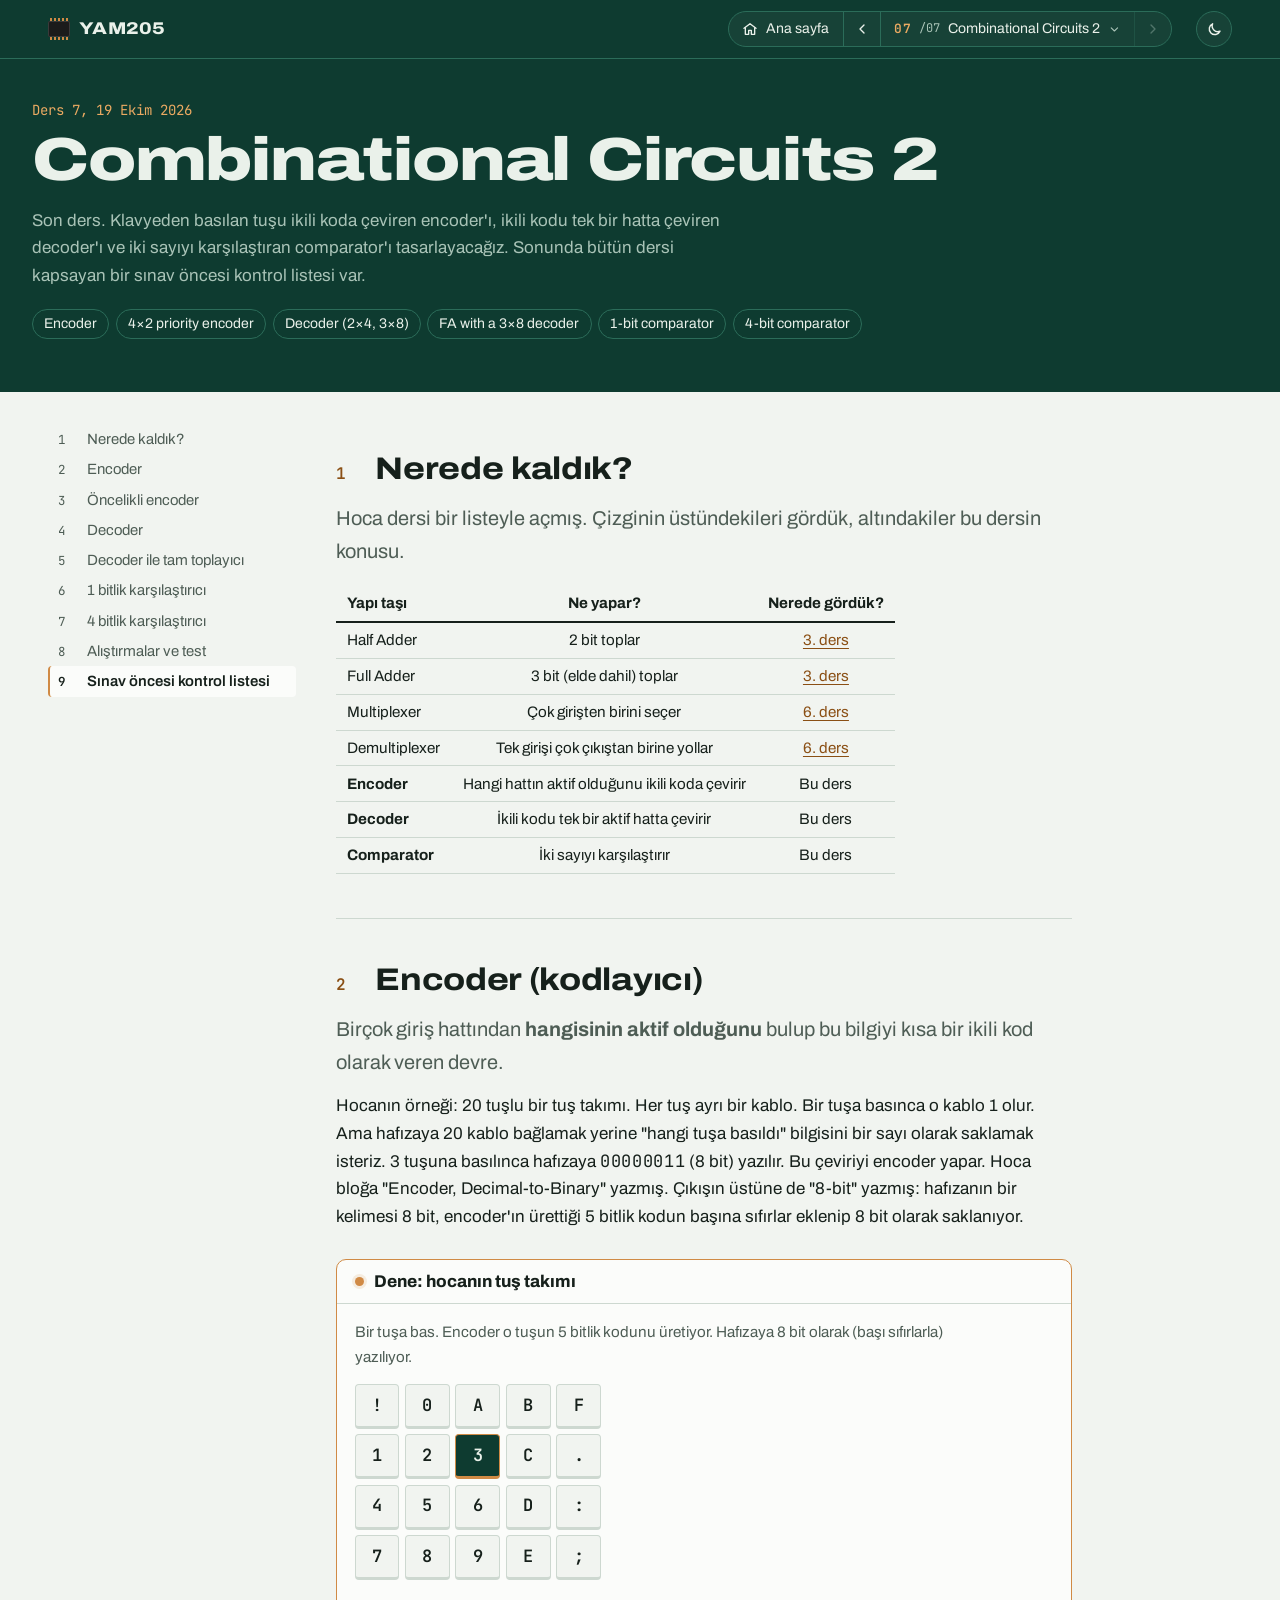
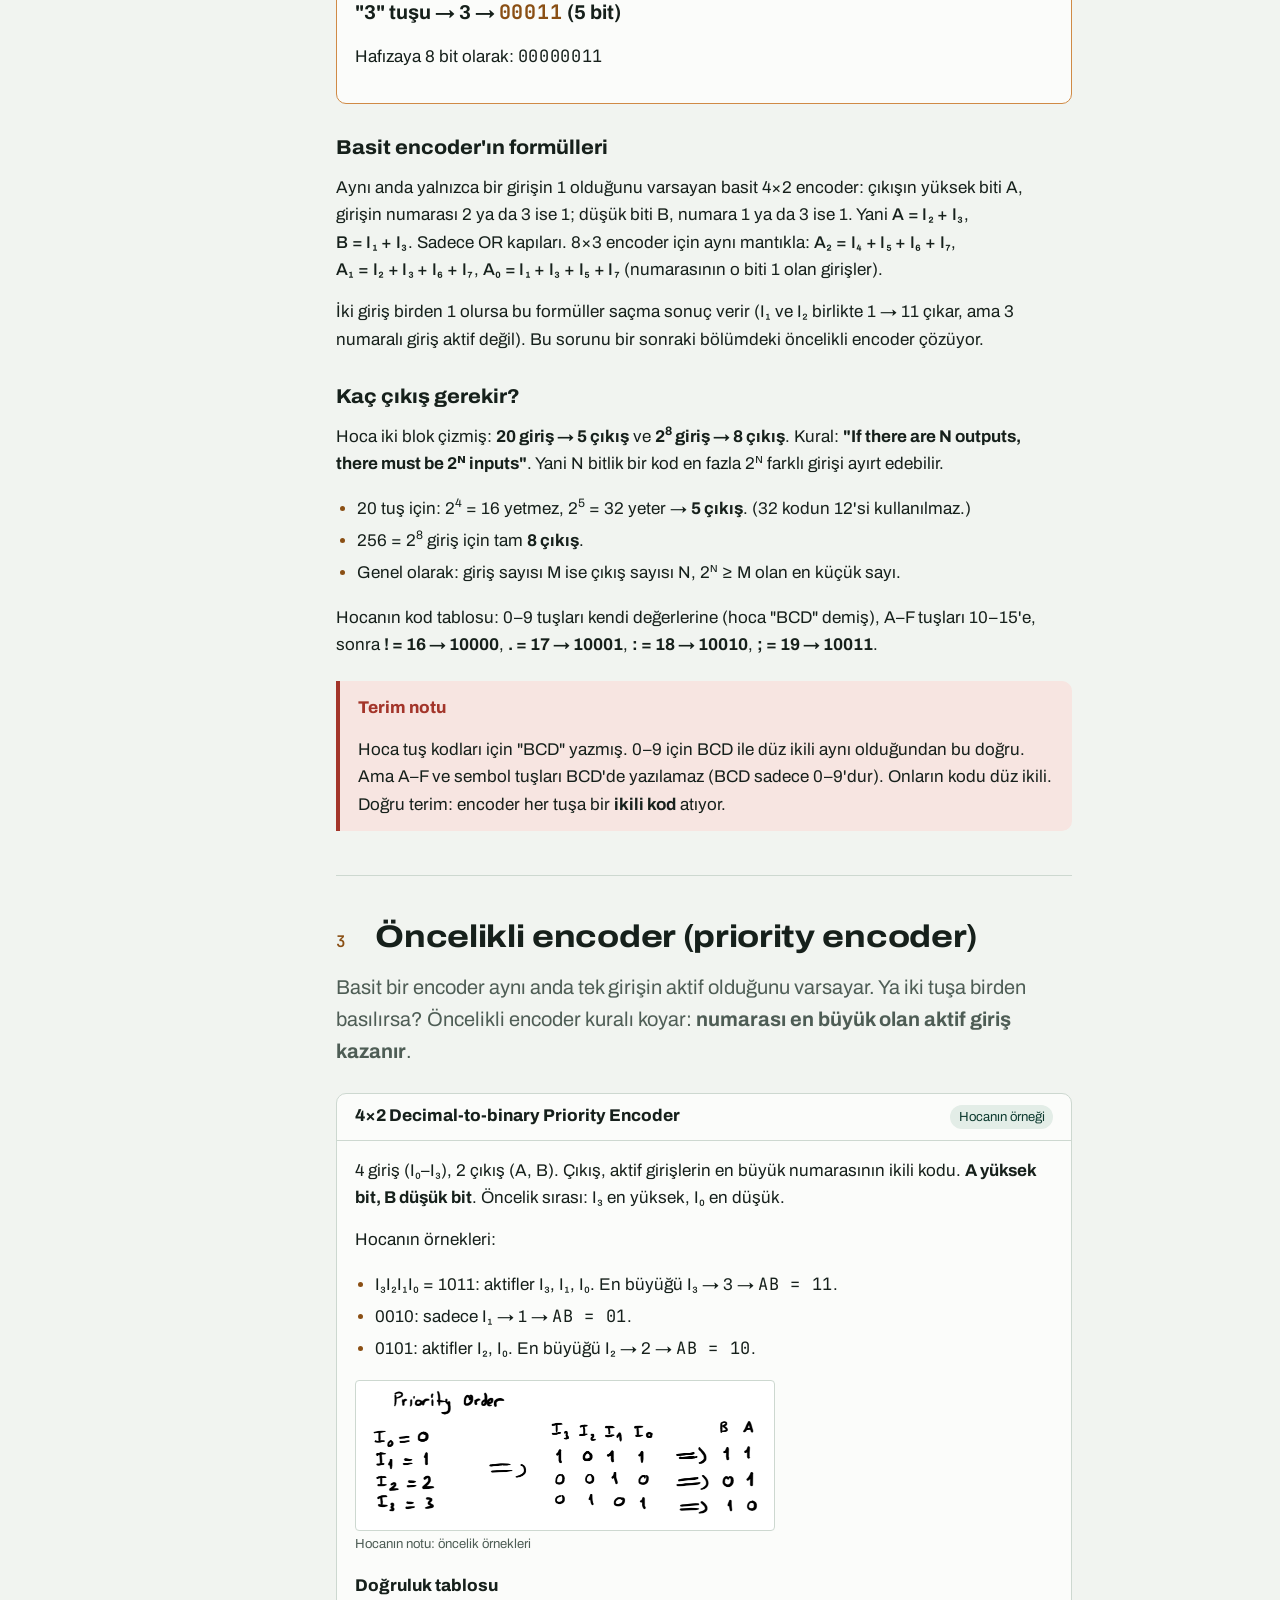
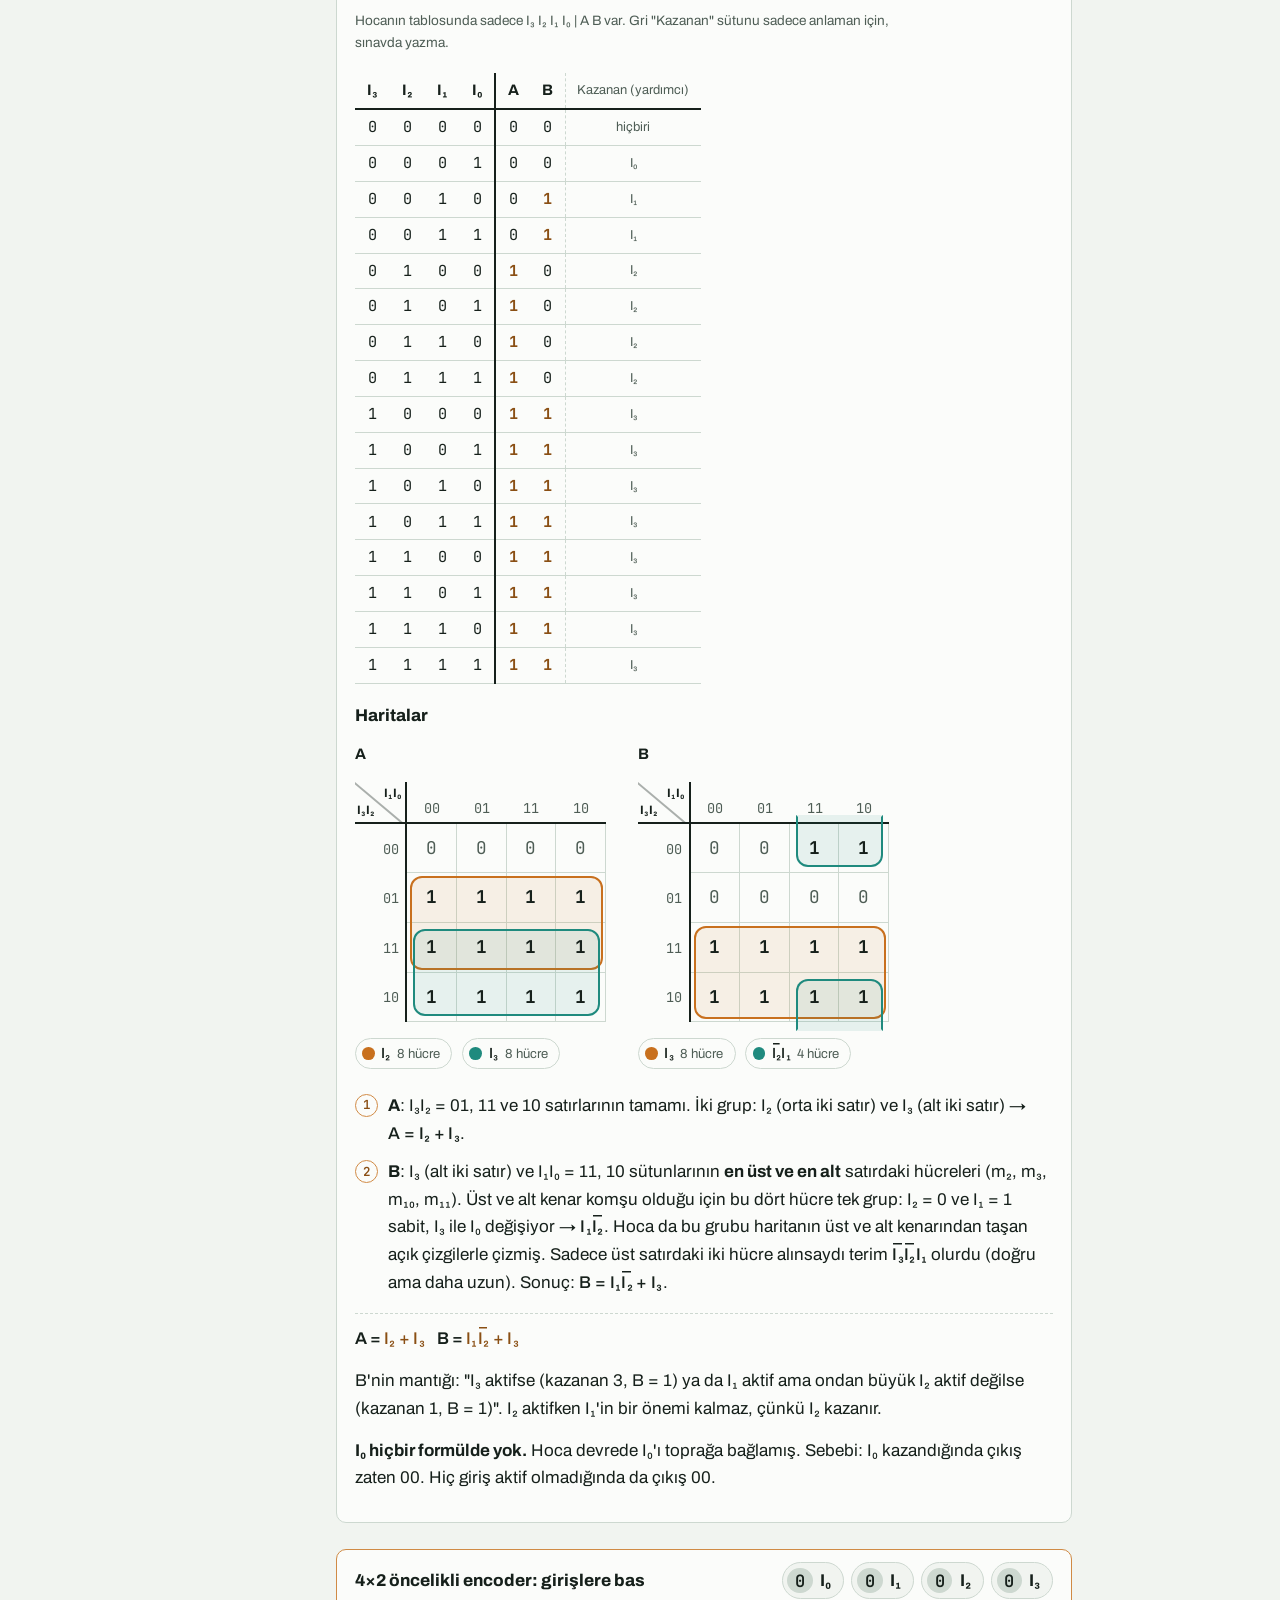
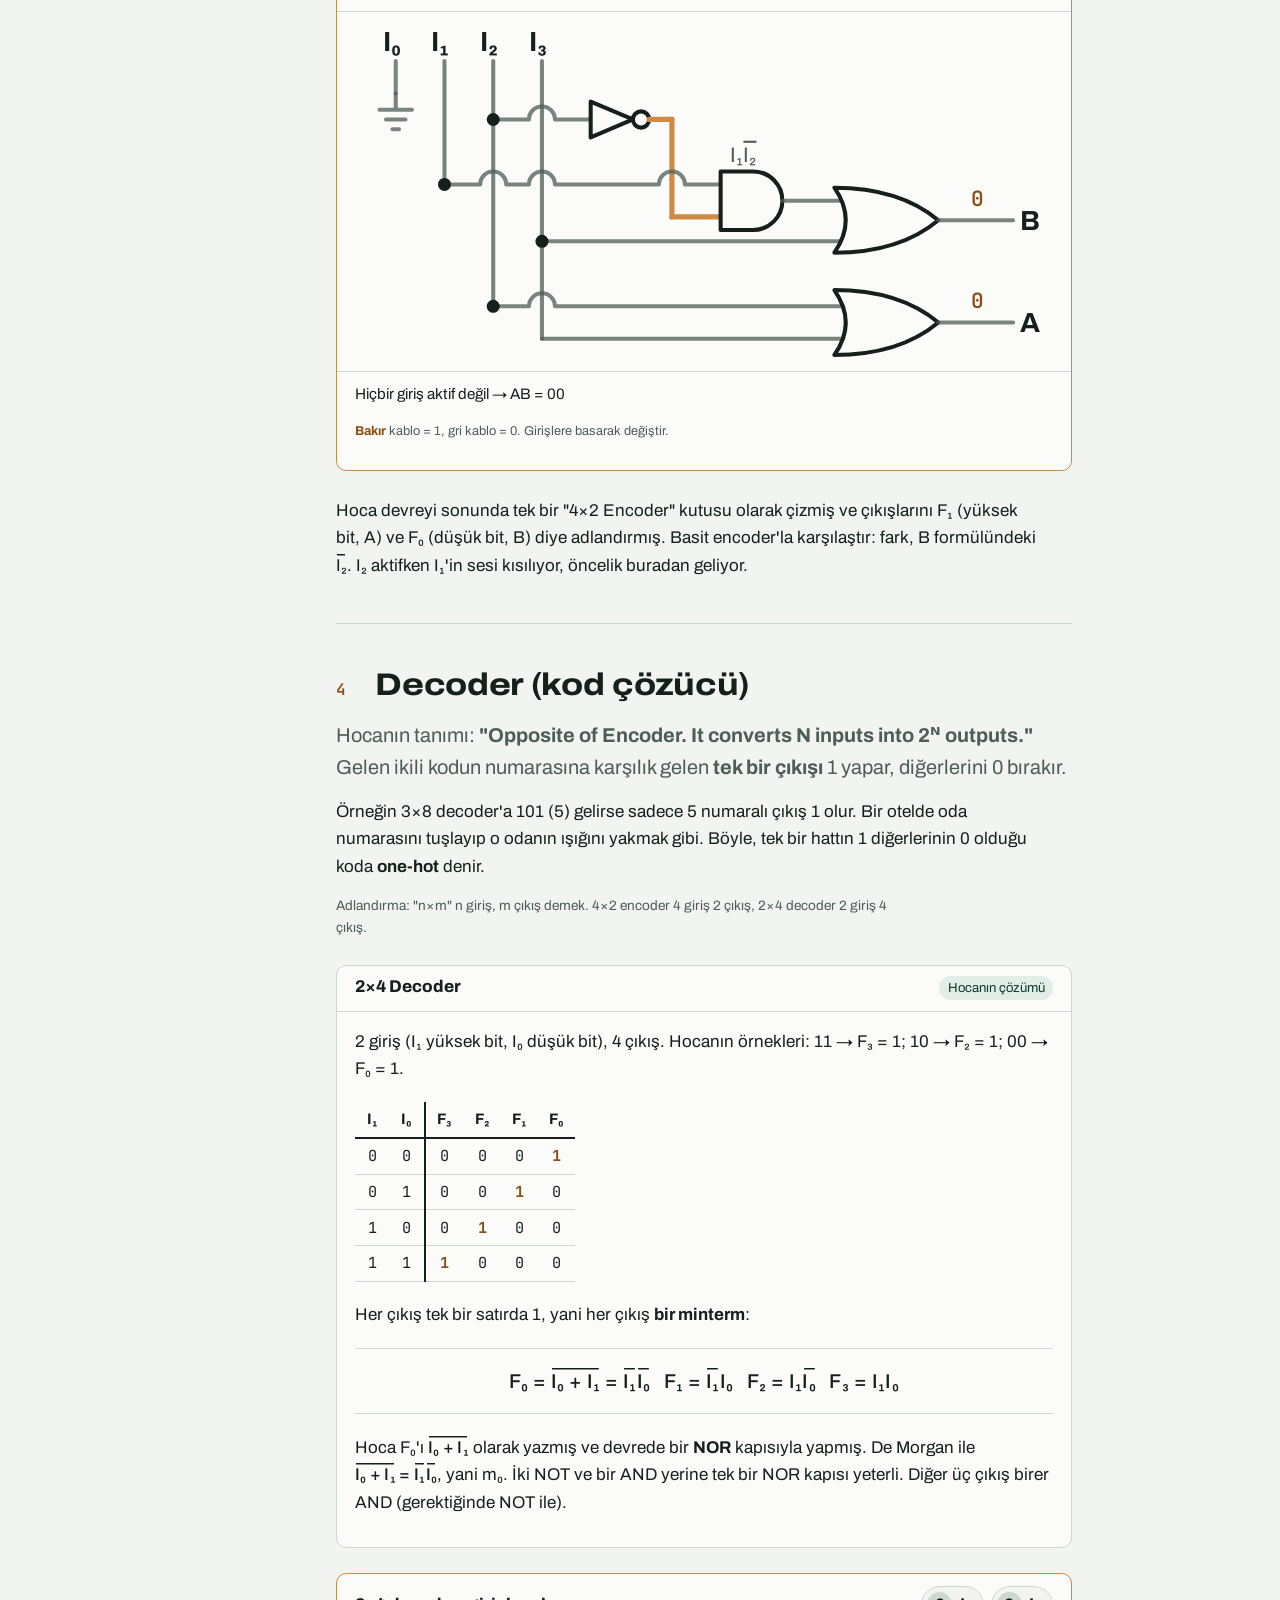
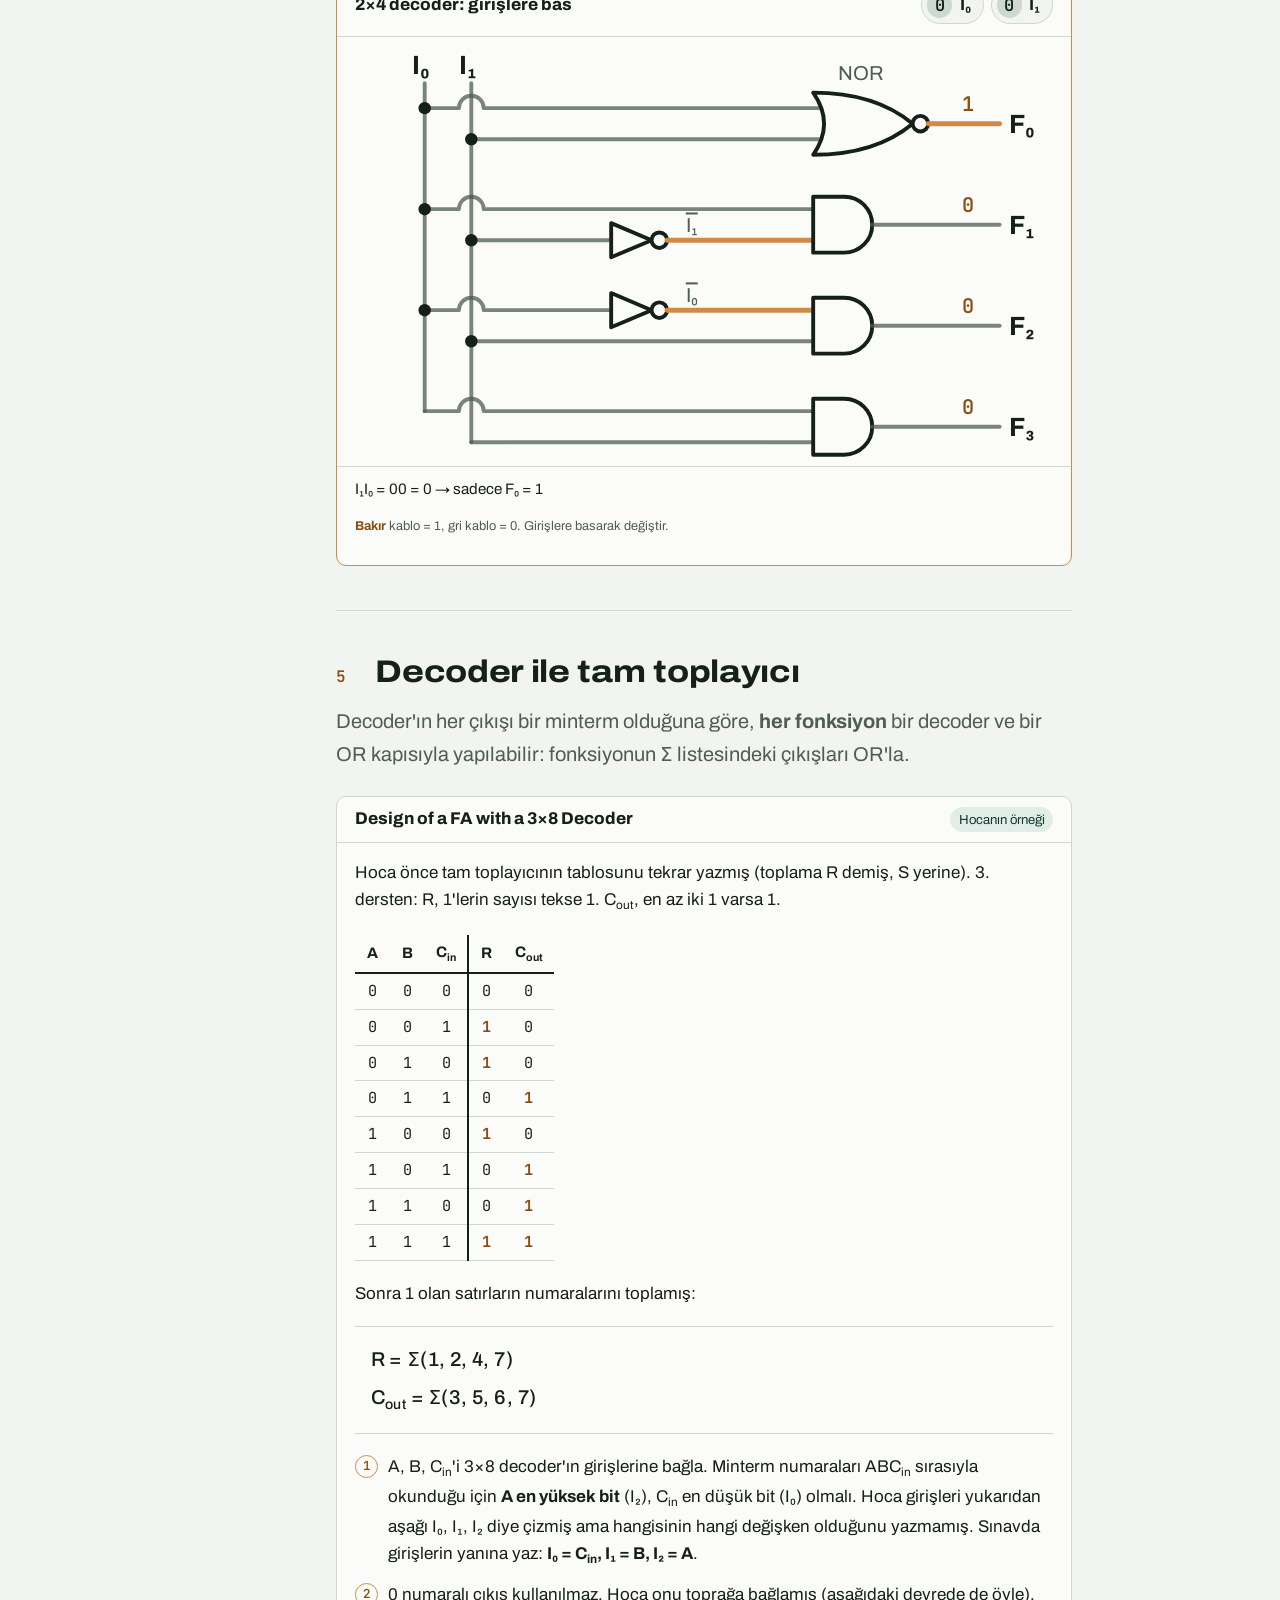
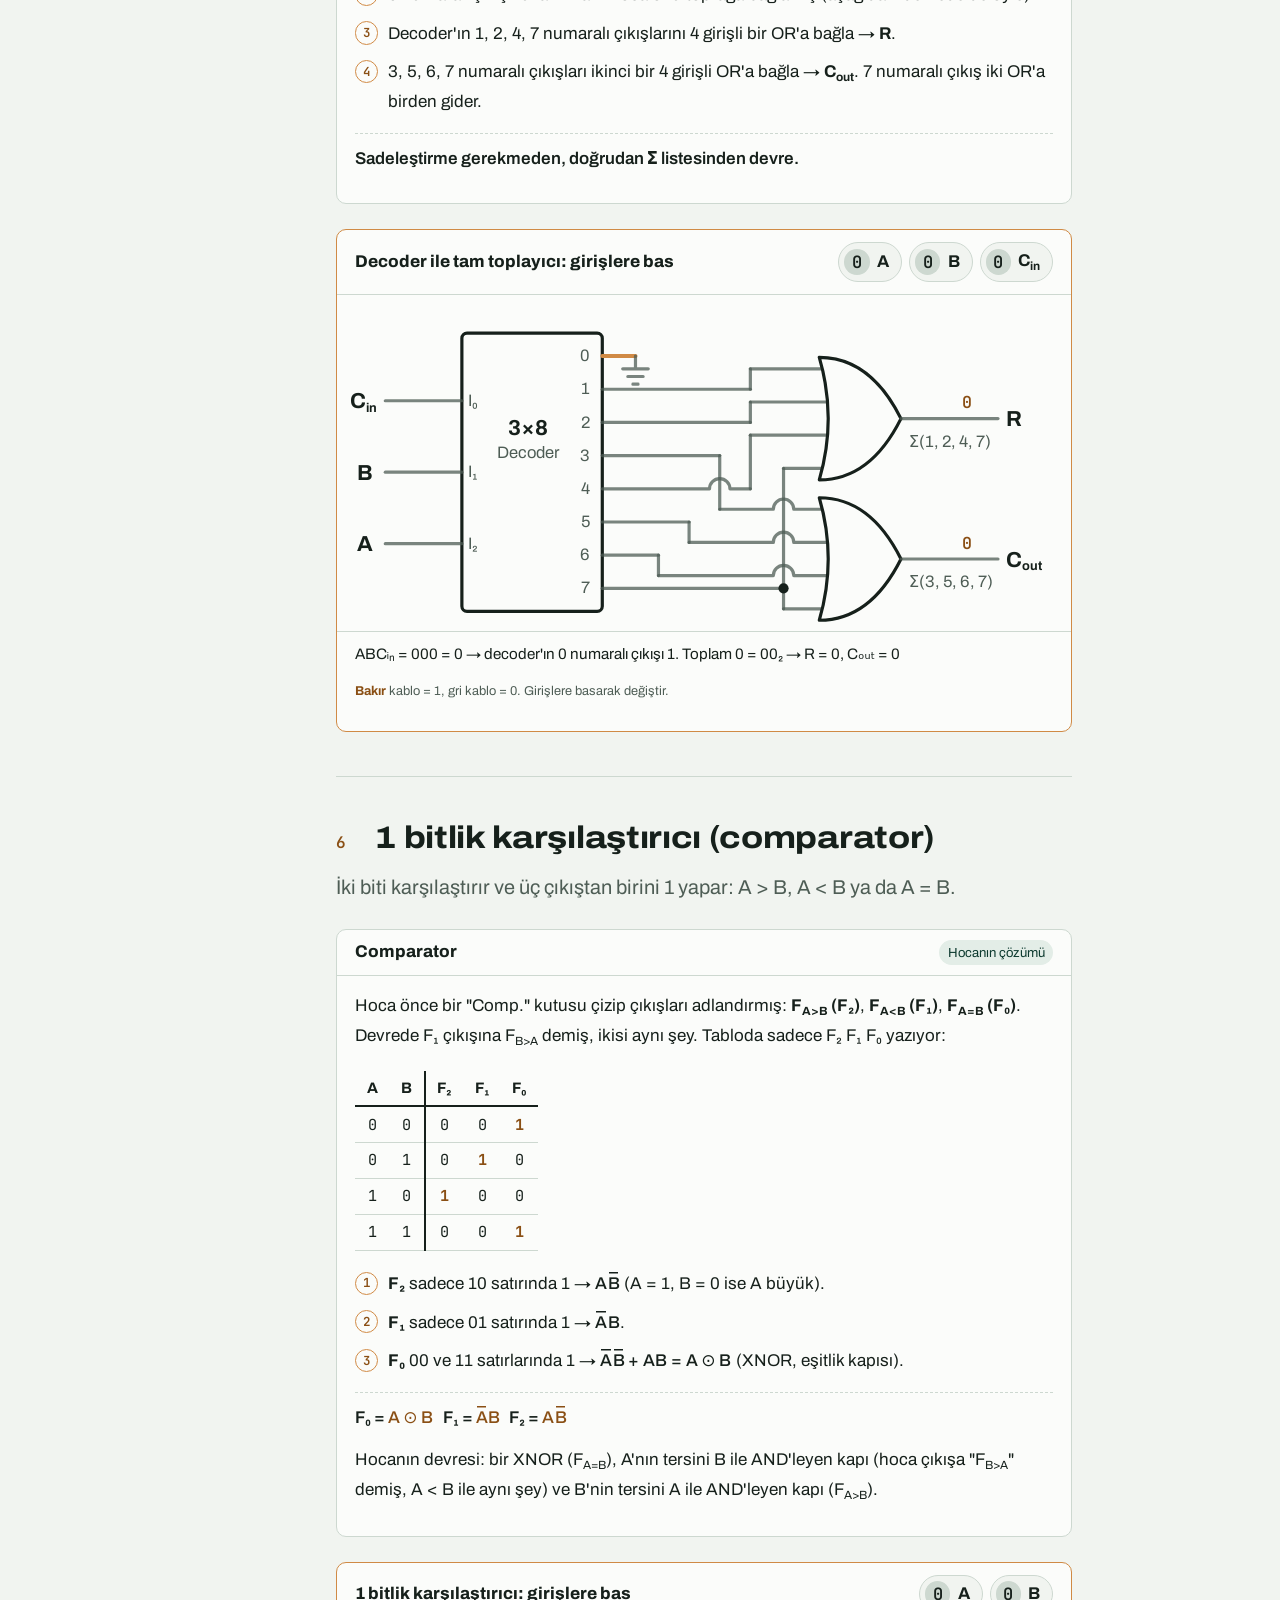
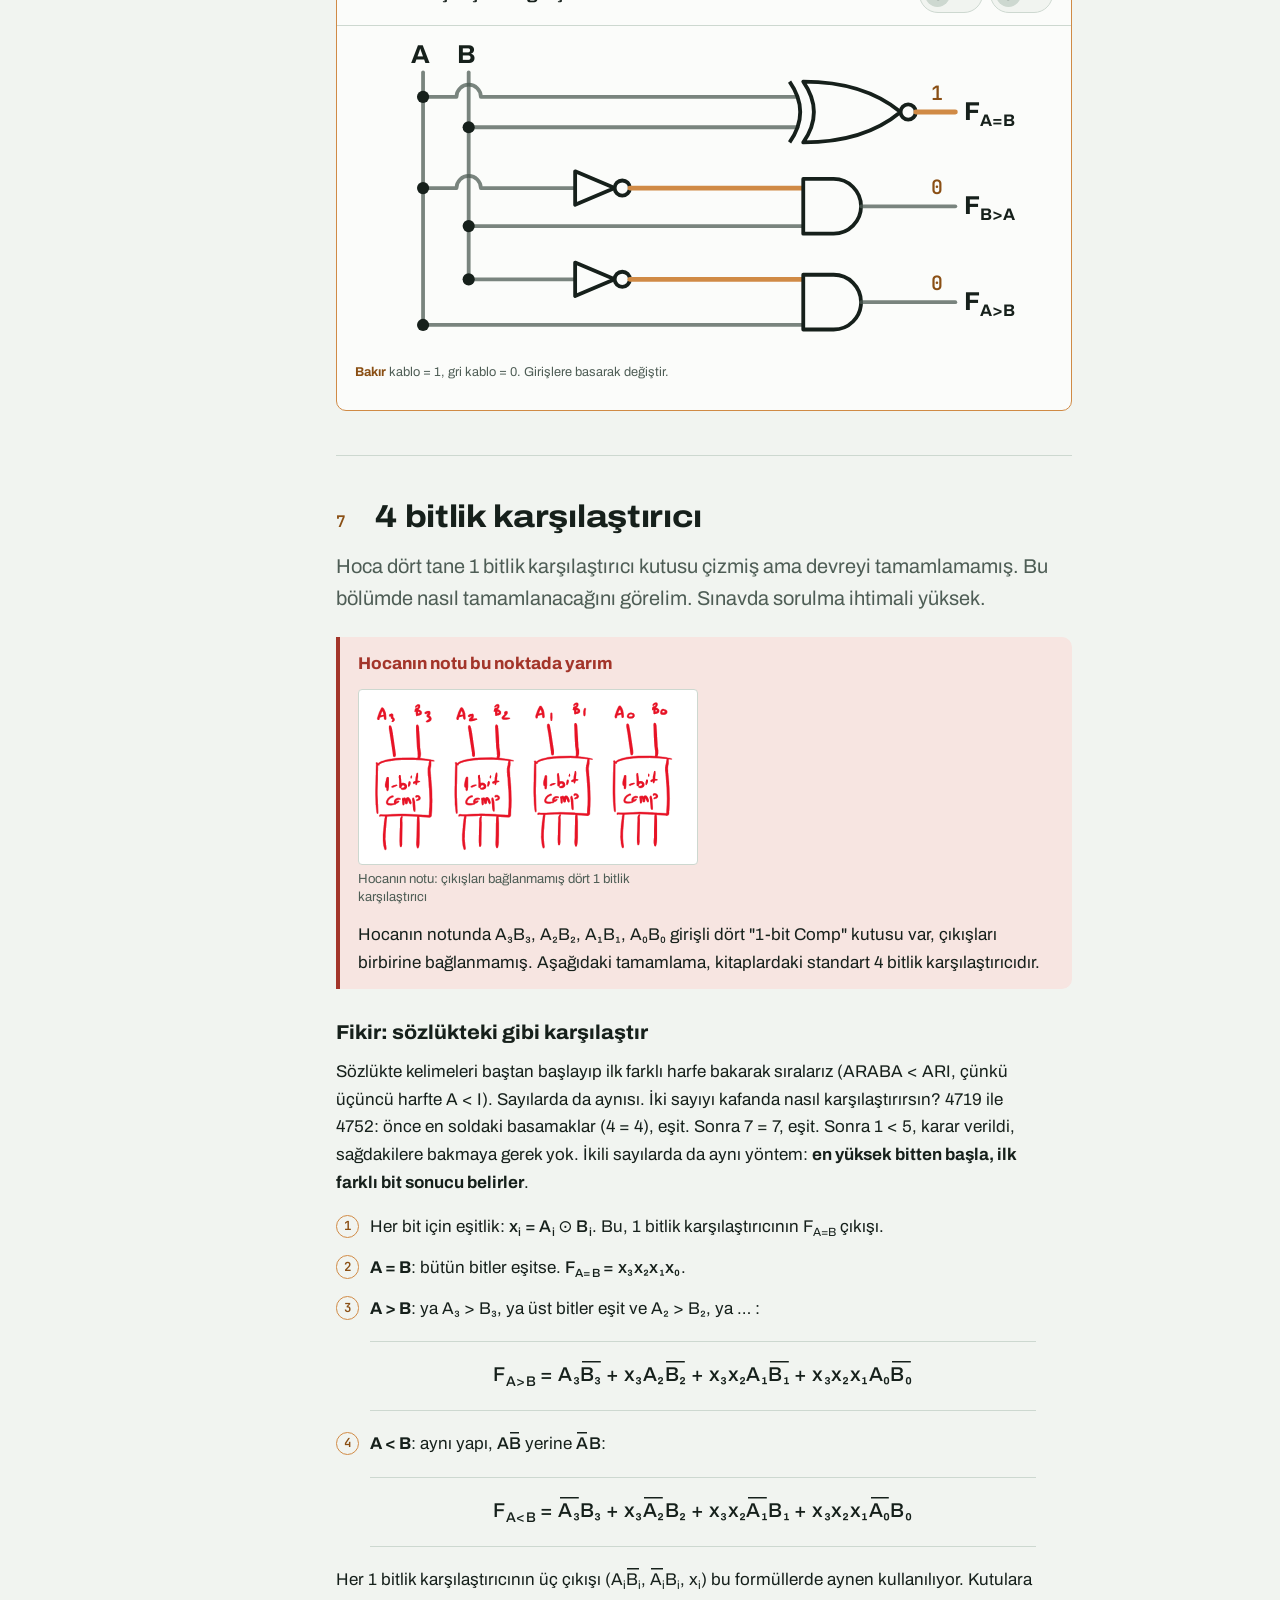
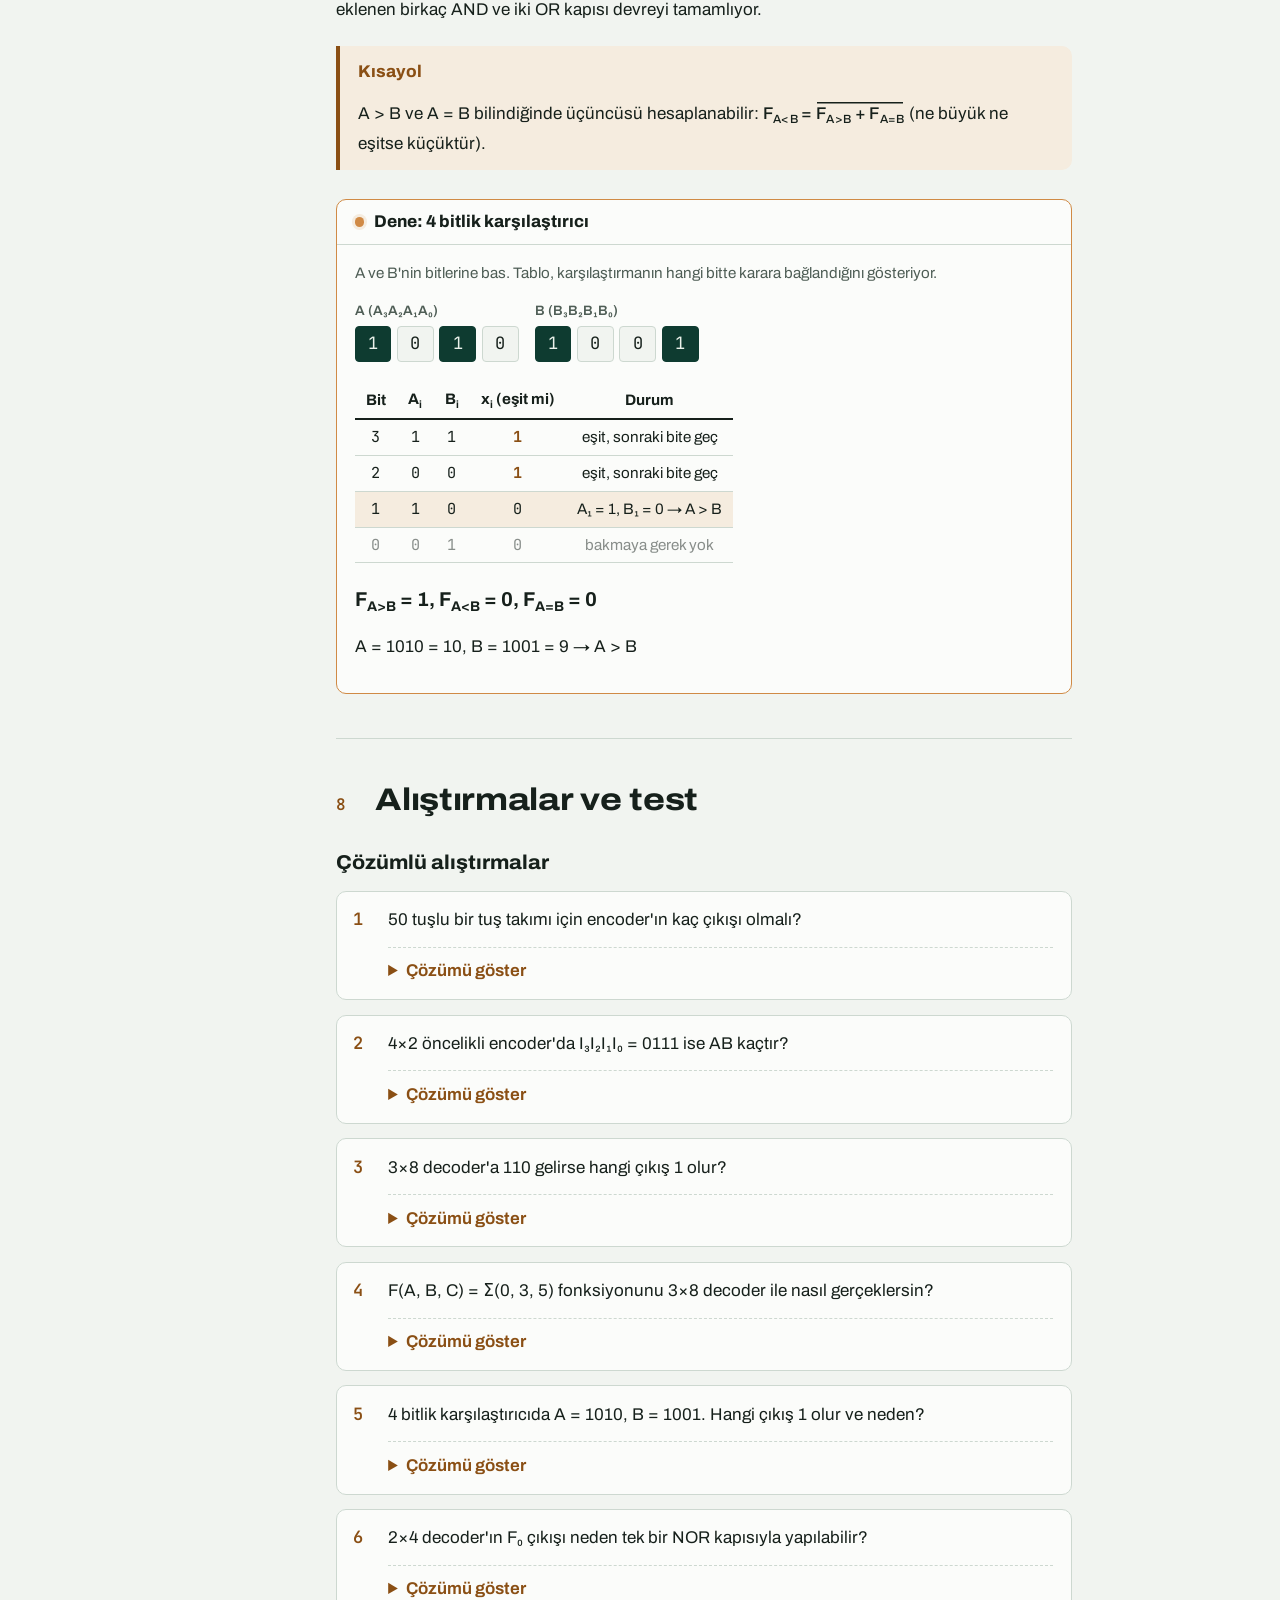
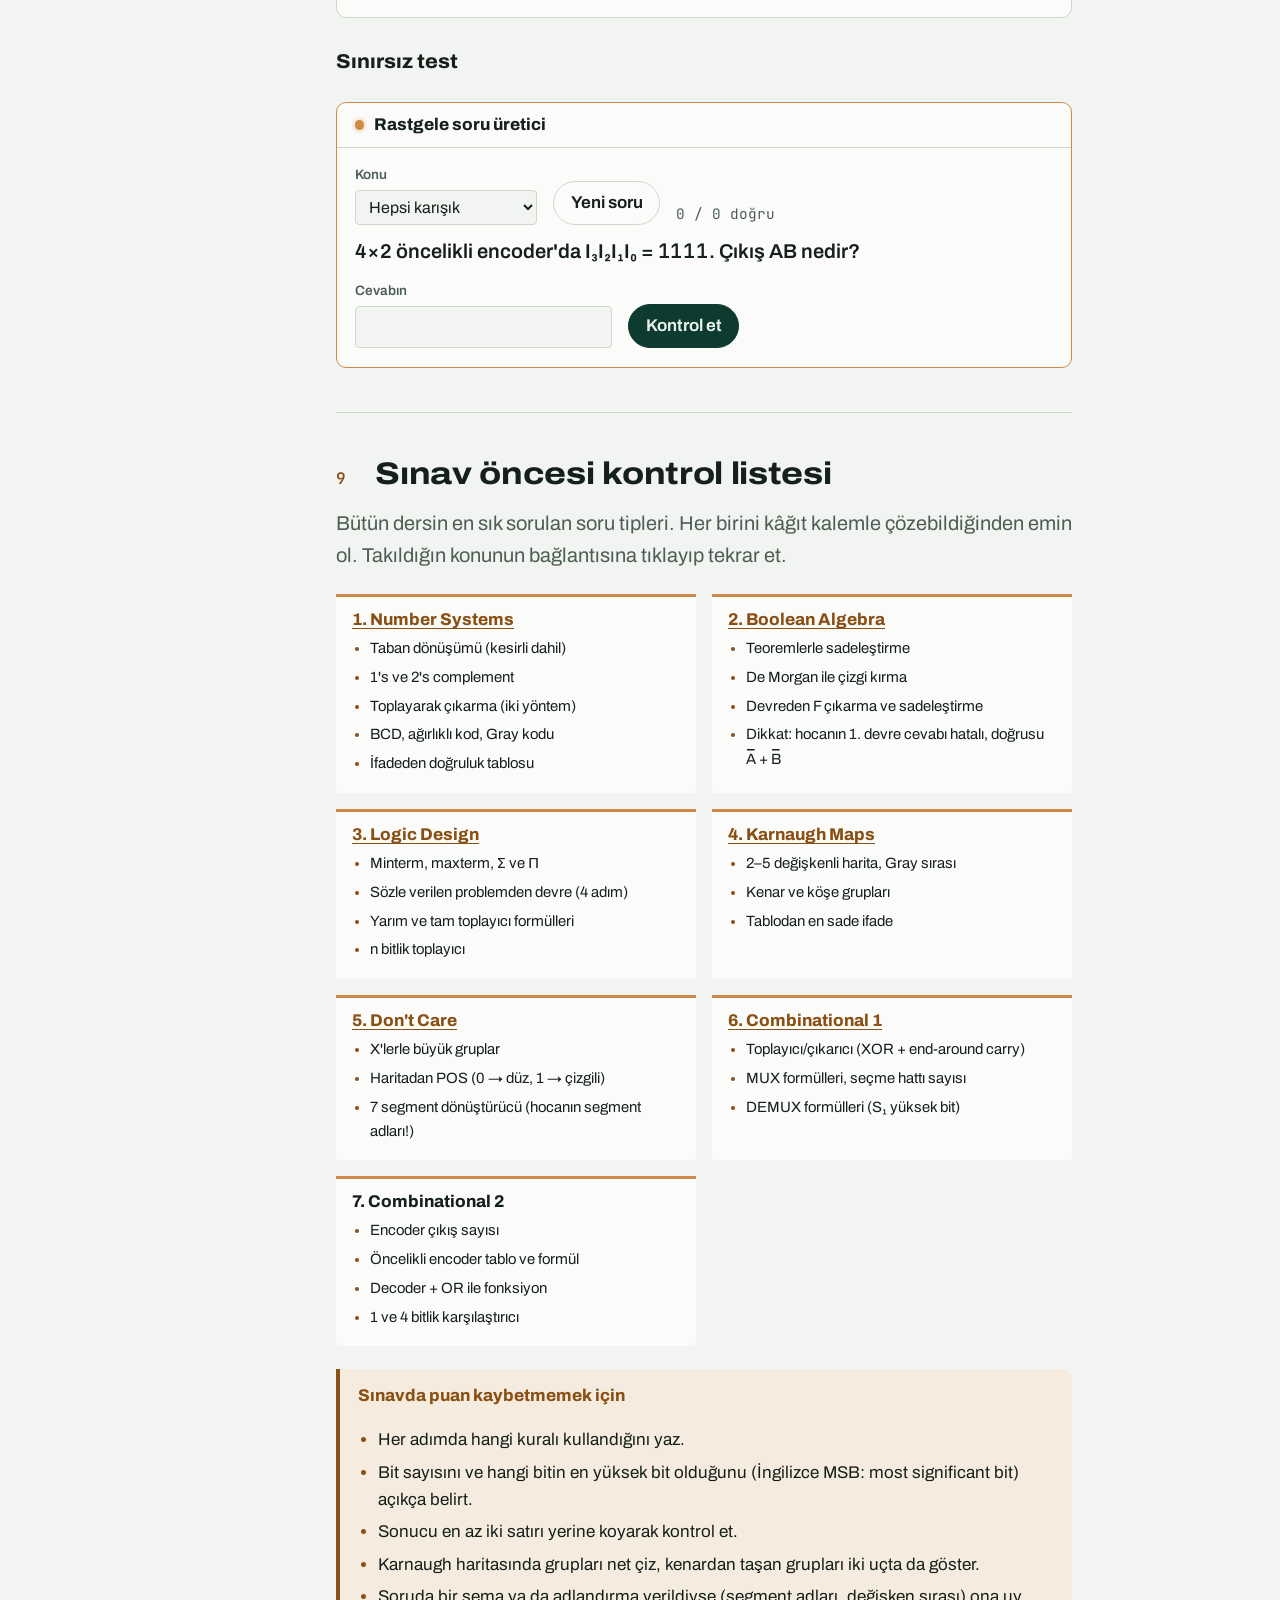
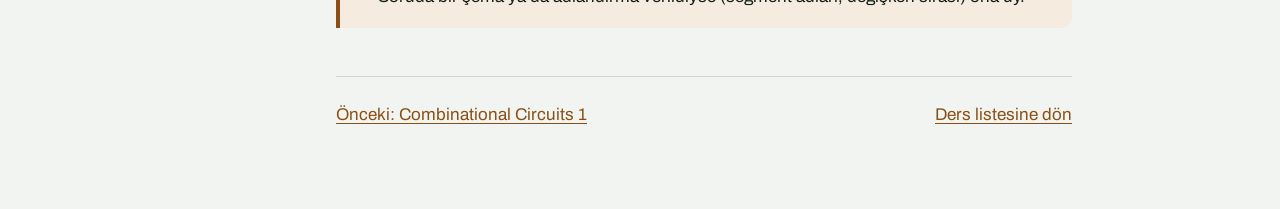
<file: lessons/07-kombinasyonel-2.html>
<!doctype html>
<html lang="tr">
<head>
  <meta charset="utf-8">
  <meta name="viewport" content="width=device-width, initial-scale=1">
  <title>Combinational Circuits 2 | YAM205</title>
  <meta name="description" content="Ders 7: Encoder, öncelikli encoder, decoder, decoder ile fonksiyon gerçekleme, 1 ve 4 bitlik karşılaştırıcı. Etkileşimli devreler ve sınav öncesi kontrol listesi.">
  <link rel="icon" href="../favicon.ico" sizes="any">
  <link rel="icon" href="../assets/img/favicon.svg" type="image/svg+xml">
  <link rel="apple-touch-icon" href="../assets/img/apple-touch-icon.png">
  <meta name="theme-color" content="#0E3B30">
  <link rel="preconnect" href="https://fonts.googleapis.com">
  <link rel="preconnect" href="https://fonts.gstatic.com" crossorigin>
  <link href="https://fonts.googleapis.com/css2?family=Archivo:ital,wdth,wght@0,62..125,100..900;1,62..125,100..900&family=JetBrains+Mono:wght@400;600&display=swap" rel="stylesheet">
  <link rel="stylesheet" href="../assets/css/style.css">
</head>
<body data-lesson="07">
  <a class="skip" href="#icerik">İçeriğe geç</a>

  <header class="topbar">
    <div class="topbar-inner">
      <a class="brand" href="../index.html"><span class="brand-chip" aria-hidden="true"></span>YAM205</a>
      <span class="crumb">Ders 7 / 7 <strong>Combinational Circuits 2</strong></span>
      <span class="spacer"></span>
      <button class="icon-btn" type="button" data-theme-toggle>Koyu tema</button>
    </div>
  </header>

  <div class="lesson-head">
    <div class="lesson-head-inner">
      <p class="kicker">Ders 7, 19 Ekim 2026</p>
      <h1>Combinational Circuits 2</h1>
      <p>Son ders. Klavyeden basılan tuşu ikili koda çeviren encoder'ı, ikili kodu tek bir hatta çeviren decoder'ı ve iki sayıyı karşılaştıran comparator'ı tasarlayacağız. Sonunda bütün dersi kapsayan bir sınav öncesi kontrol listesi var.</p>
      <ul class="covers" aria-label="Bu dersin konuları">
        <li>Encoder</li>
        <li>4×2 priority encoder</li>
        <li>Decoder (2×4, 3×8)</li>
        <li>FA with a 3×8 decoder</li>
        <li>1-bit comparator</li>
        <li>4-bit comparator</li>
      </ul>
    </div>
  </div>

  <div class="layout">
    <nav class="toc" aria-label="Bu dersin bölümleri">
      <details>
        <summary>Bölümler</summary>
        <ol>
          <li><a href="#harita"><span class="n">1</span><span>Nerede kaldık?</span></a></li>
          <li><a href="#encoder"><span class="n">2</span><span>Encoder</span></a></li>
          <li><a href="#priority"><span class="n">3</span><span>Öncelikli encoder</span></a></li>
          <li><a href="#decoder"><span class="n">4</span><span>Decoder</span></a></li>
          <li><a href="#fa-dec"><span class="n">5</span><span>Decoder ile tam toplayıcı</span></a></li>
          <li><a href="#comp1"><span class="n">6</span><span>1 bitlik karşılaştırıcı</span></a></li>
          <li><a href="#comp4"><span class="n">7</span><span>4 bitlik karşılaştırıcı</span></a></li>
          <li><a href="#alistirma"><span class="n">8</span><span>Alıştırmalar ve test</span></a></li>
          <li><a href="#sinav"><span class="n">9</span><span>Sınav öncesi kontrol listesi</span></a></li>
        </ol>
      </details>
    </nav>

    <main class="content" id="icerik">

<!-- ============================================================ 1 -->
<section id="harita">
  <h2><span class="n">1</span>Nerede kaldık?</h2>
  <p class="lead">Hoca dersi bir listeyle açmış. Çizginin üstündekileri gördük, altındakiler bu dersin konusu.</p>
  <div class="table-wrap"><table class="data">
    <thead><tr><th>Yapı taşı</th><th>Ne yapar?</th><th>Nerede gördük?</th></tr></thead>
    <tbody>
      <tr><td>Half Adder</td><td>2 bit toplar</td><td><a href="03-mantik-tasarimi.html#yarim">3. ders</a></td></tr>
      <tr><td>Full Adder</td><td>3 bit (elde dahil) toplar</td><td><a href="03-mantik-tasarimi.html#tam">3. ders</a></td></tr>
      <tr><td>Multiplexer</td><td>Çok girişten birini seçer</td><td><a href="06-kombinasyonel-1.html#mux">6. ders</a></td></tr>
      <tr><td>Demultiplexer</td><td>Tek girişi çok çıkıştan birine yollar</td><td><a href="06-kombinasyonel-1.html#demux">6. ders</a></td></tr>
      <tr><td><b>Encoder</b></td><td>Hangi hattın aktif olduğunu ikili koda çevirir</td><td>Bu ders</td></tr>
      <tr><td><b>Decoder</b></td><td>İkili kodu tek bir aktif hatta çevirir</td><td>Bu ders</td></tr>
      <tr><td><b>Comparator</b></td><td>İki sayıyı karşılaştırır</td><td>Bu ders</td></tr>
    </tbody>
  </table></div>
</section>

<!-- ============================================================ 2 -->
<section id="encoder">
  <h2><span class="n">2</span>Encoder (kodlayıcı)</h2>
  <p class="lead">Birçok giriş hattından <b>hangisinin aktif olduğunu</b> bulup bu bilgiyi kısa bir ikili kod olarak veren devre.</p>
  <p>Hocanın örneği: 20 tuşlu bir tuş takımı. Her tuş ayrı bir kablo. Bir tuşa basınca o kablo 1 olur. Ama hafızaya 20 kablo bağlamak yerine "hangi tuşa basıldı" bilgisini bir sayı olarak saklamak isteriz. 3 tuşuna basılınca hafızaya <span class="b">00000011</span> (8 bit) yazılır. Bu çeviriyi encoder yapar. Hoca bloğa "Encoder, Decimal-to-Binary" yazmış. Çıkışın üstüne de "8-bit" yazmış: hafızanın bir kelimesi 8 bit, encoder'ın ürettiği 5 bitlik kodun başına sıfırlar eklenip 8 bit olarak saklanıyor.</p>

  <div class="widget" id="w-keypad">
    <div class="widget-head"><span class="dot" aria-hidden="true"></span><h4>Dene: hocanın tuş takımı</h4></div>
    <div class="widget-body">
      <p>Bir tuşa bas. Encoder o tuşun 5 bitlik kodunu üretiyor. Hafızaya 8 bit olarak (başı sıfırlarla) yazılıyor.</p>
      <div class="keypad" id="keypad" role="group" aria-label="20 tuşlu tuş takımı"></div>
      <div class="wout" id="keypad-out" aria-live="polite"></div>
    </div>
  </div>

  <h3>Basit encoder'ın formülleri</h3>
  <p>Aynı anda yalnızca bir girişin 1 olduğunu varsayan basit 4×2 encoder: çıkışın yüksek biti A, girişin numarası 2 ya da 3 ise 1; düşük biti B, numara 1 ya da 3 ise 1. Yani <span class="m">A = I₂ + I₃</span>, <span class="m">B = I₁ + I₃</span>. Sadece OR kapıları. 8×3 encoder için aynı mantıkla: <span class="m">A₂ = I₄ + I₅ + I₆ + I₇</span>, <span class="m">A₁ = I₂ + I₃ + I₆ + I₇</span>, <span class="m">A₀ = I₁ + I₃ + I₅ + I₇</span> (numarasının o biti 1 olan girişler).</p>
  <p>İki giriş birden 1 olursa bu formüller saçma sonuç verir (I₁ ve I₂ birlikte 1 → 11 çıkar, ama 3 numaralı giriş aktif değil). Bu sorunu bir sonraki bölümdeki öncelikli encoder çözüyor.</p>

  <h3>Kaç çıkış gerekir?</h3>
  <p>Hoca iki blok çizmiş: <b>20 giriş → 5 çıkış</b> ve <b>2⁸ giriş → 8 çıkış</b>. Kural: <b>"If there are N outputs, there must be 2ᴺ inputs"</b>. Yani N bitlik bir kod en fazla 2ᴺ farklı girişi ayırt edebilir.</p>
  <ul>
    <li>20 tuş için: 2⁴ = 16 yetmez, 2⁵ = 32 yeter → <b>5 çıkış</b>. (32 kodun 12'si kullanılmaz.)</li>
    <li>256 = 2⁸ giriş için tam <b>8 çıkış</b>.</li>
    <li>Genel olarak: giriş sayısı M ise çıkış sayısı N, 2ᴺ ≥ M olan en küçük sayı.</li>
  </ul>
  <p>Hocanın kod tablosu: 0–9 tuşları kendi değerlerine (hoca "BCD" demiş), A–F tuşları 10–15'e, sonra <b>! = 16 → 10000</b>, <b>. = 17 → 10001</b>, <b>: = 18 → 10010</b>, <b>; = 19 → 10011</b>.</p>
  <div class="note warn">
    <span class="note-title">Terim notu</span>
    <p>Hoca tuş kodları için "BCD" yazmış. 0–9 için BCD ile düz ikili aynı olduğundan bu doğru. Ama A–F ve sembol tuşları BCD'de yazılamaz (BCD sadece 0–9'dur). Onların kodu düz ikili. Doğru terim: encoder her tuşa bir <b>ikili kod</b> atıyor.</p>
  </div>
</section>

<!-- ============================================================ 3 -->
<section id="priority">
  <h2><span class="n">3</span>Öncelikli encoder (priority encoder)</h2>
  <p class="lead">Basit bir encoder aynı anda tek girişin aktif olduğunu varsayar. Ya iki tuşa birden basılırsa? Öncelikli encoder kuralı koyar: <b>numarası en büyük olan aktif giriş kazanır</b>.</p>
  <div class="example">
    <div class="example-head"><h4>4×2 Decimal-to-binary Priority Encoder</h4><span class="src">Hocanın örneği</span></div>
    <div class="example-body">
      <p>4 giriş (I₀–I₃), 2 çıkış (A, B). Çıkış, aktif girişlerin en büyük numarasının ikili kodu. <b>A yüksek bit, B düşük bit</b>. Öncelik sırası: I₃ en yüksek, I₀ en düşük.</p>
      <p>Hocanın örnekleri:</p>
      <ul>
        <li>I₃I₂I₁I₀ = 1011: aktifler I₃, I₁, I₀. En büyüğü I₃ → 3 → <span class="b">AB = 11</span>.</li>
        <li>0010: sadece I₁ → 1 → <span class="b">AB = 01</span>.</li>
        <li>0101: aktifler I₂, I₀. En büyüğü I₂ → 2 → <span class="b">AB = 10</span>.</li>
      </ul>
      <figure class="hoca-fig" style="max-width:420px"><img src="../assets/img/hoca/l7-oncelik.png" alt="Hocanın el yazısı öncelik sırası ve üç örnek, sağda B A başlığı"><figcaption>Hocanın notu: öncelik örnekleri</figcaption></figure>

      <h4>Doğruluk tablosu</h4>
      <p class="hint">Hocanın tablosunda sadece I₃ I₂ I₁ I₀ | A B var. Gri "Kazanan" sütunu sadece anlaman için, sınavda yazma.</p>
      <div class="table-wrap"><table class="tt" id="pe-table">
        <thead><tr><th>I₃</th><th>I₂</th><th>I₁</th><th>I₀</th><th class="out">A</th><th>B</th><th class="help">Kazanan (yardımcı)</th></tr></thead>
        <tbody></tbody>
      </table></div>
      <h4>Haritalar</h4>
      <div class="kmap-figure">
        <div class="kmap7" data-ones="4,5,6,7,8,9,10,11,12,13,14,15" data-groups="B|A" data-title="A"></div>
        <div class="kmap7" data-ones="2,3,8,9,10,11,12,13,14,15" data-groups="A|B'C" data-title="B"></div>
      </div>
      <ol class="steps">
        <li><b>A</b>: I₃I₂ = 01, 11 ve 10 satırlarının tamamı. İki grup: I₂ (orta iki satır) ve I₃ (alt iki satır) → <span class="m">A = I₂ + I₃</span>.</li>
        <li><b>B</b>: I₃ (alt iki satır) ve I₁I₀ = 11, 10 sütunlarının <b>en üst ve en alt</b> satırdaki hücreleri (m₂, m₃, m₁₀, m₁₁). Üst ve alt kenar komşu olduğu için bu dört hücre tek grup: I₂ = 0 ve I₁ = 1 sabit, I₃ ile I₀ değişiyor → <span class="m">I₁<span class="ov">I₂</span></span>. Hoca da bu grubu haritanın üst ve alt kenarından taşan açık çizgilerle çizmiş. Sadece üst satırdaki iki hücre alınsaydı terim <span class="m"><span class="ov">I₃</span><span class="ov">I₂</span>I₁</span> olurdu (doğru ama daha uzun). Sonuç: <span class="m">B = I₁<span class="ov">I₂</span> + I₃</span>.</li>
      </ol>
      <p class="answer">A = <span class="m">I₂ + I₃</span> &nbsp;&nbsp; B = <span class="m">I₁<span class="ov">I₂</span> + I₃</span></p>
      <p>B'nin mantığı: "I₃ aktifse (kazanan 3, B = 1) ya da I₁ aktif ama ondan büyük I₂ aktif değilse (kazanan 1, B = 1)". I₂ aktifken I₁'in bir önemi kalmaz, çünkü I₂ kazanır.</p>
      <p><b>I₀ hiçbir formülde yok.</b> Hoca devrede I₀'ı toprağa bağlamış. Sebebi: I₀ kazandığında çıkış zaten 00. Hiç giriş aktif olmadığında da çıkış 00.</p>
    </div>
  </div>
  <div class="circuit" id="c-pe">
    <div class="circuit-head"><h4>4×2 öncelikli encoder: girişlere bas</h4><div class="pins" aria-label="Girişler"></div></div>
    <div class="circuit-svg">
      <svg data-gen="pe" role="img" aria-label="I0 toprağa bağlı. I1, I2'nin tersiyle AND'lenip I3 ile OR'lanıyor ve B'yi veriyor. I2 ile I3 OR'lanıp A'yı veriyor."></svg>
    </div>
    <div class="circuit-foot"><div class="row"><span data-v="note"></span></div></div>
  </div>
  <p>Hoca devreyi sonunda tek bir "4×2 Encoder" kutusu olarak çizmiş ve çıkışlarını F₁ (yüksek bit, A) ve F₀ (düşük bit, B) diye adlandırmış. Basit encoder'la karşılaştır: fark, B formülündeki <span class="ov">I₂</span>. I₂ aktifken I₁'in sesi kısılıyor, öncelik buradan geliyor.</p>
</section>

<!-- ============================================================ 4 -->
<section id="decoder">
  <h2><span class="n">4</span>Decoder (kod çözücü)</h2>
  <p class="lead">Hocanın tanımı: <b>"Opposite of Encoder. It converts N inputs into 2ᴺ outputs."</b> Gelen ikili kodun numarasına karşılık gelen <b>tek bir çıkışı</b> 1 yapar, diğerlerini 0 bırakır.</p>
  <p>Örneğin 3×8 decoder'a 101 (5) gelirse sadece 5 numaralı çıkış 1 olur. Bir otelde oda numarasını tuşlayıp o odanın ışığını yakmak gibi. Böyle, tek bir hattın 1 diğerlerinin 0 olduğu koda <b>one-hot</b> denir.</p>
  <p class="hint">Adlandırma: "n×m" n giriş, m çıkış demek. 4×2 encoder 4 giriş 2 çıkış, 2×4 decoder 2 giriş 4 çıkış.</p>
  <div class="example">
    <div class="example-head"><h4>2×4 Decoder</h4><span class="src">Hocanın çözümü</span></div>
    <div class="example-body">
      <p>2 giriş (I₁ yüksek bit, I₀ düşük bit), 4 çıkış. Hocanın örnekleri: 11 → F₃ = 1; 10 → F₂ = 1; 00 → F₀ = 1.</p>
      <div class="table-wrap"><table class="tt">
        <thead><tr><th>I₁</th><th>I₀</th><th class="out">F₃</th><th>F₂</th><th>F₁</th><th>F₀</th></tr></thead>
        <tbody>
          <tr><td>0</td><td>0</td><td class="out">0</td><td>0</td><td>0</td><td class="one">1</td></tr>
          <tr><td>0</td><td>1</td><td class="out">0</td><td>0</td><td class="one">1</td><td>0</td></tr>
          <tr><td>1</td><td>0</td><td class="out">0</td><td class="one">1</td><td>0</td><td>0</td></tr>
          <tr><td>1</td><td>1</td><td class="out one">1</td><td>0</td><td>0</td><td>0</td></tr>
        </tbody>
      </table></div>
      <p>Her çıkış tek bir satırda 1, yani her çıkış <b>bir minterm</b>:</p>
      <div class="formula"><span class="m" style="white-space:normal">F₀ = <span class="ov">I₀ + I₁</span> = <span class="ov">I₁</span><span class="ov">I₀</span> &nbsp; F₁ = <span class="ov">I₁</span>I₀ &nbsp; F₂ = I₁<span class="ov">I₀</span> &nbsp; F₃ = I₁I₀</span></div>
      <p>Hoca F₀'ı <span class="m"><span class="ov">I₀ + I₁</span></span> olarak yazmış ve devrede bir <b>NOR</b> kapısıyla yapmış. De Morgan ile <span class="m"><span class="ov">I₀ + I₁</span> = <span class="ov">I₁</span><span class="ov">I₀</span></span>, yani m₀. İki NOT ve bir AND yerine tek bir NOR kapısı yeterli. Diğer üç çıkış birer AND (gerektiğinde NOT ile).</p>
    </div>
  </div>
  <div class="circuit" id="c-dec">
    <div class="circuit-head"><h4>2×4 decoder: girişlere bas</h4><div class="pins" aria-label="Girişler"></div></div>
    <div class="circuit-svg">
      <svg data-gen="dec" role="img" aria-label="I0 ve I1 bir NOR kapısına girip F0'ı veriyor. I0 ile I1'in tersi F1'i, I1 ile I0'ın tersi F2'yi, I1 ile I0 F3'ü veriyor."></svg>
    </div>
    <div class="circuit-foot"><div class="row"><span data-v="note"></span></div></div>
  </div>
</section>

<!-- ============================================================ 5 -->
<section id="fa-dec">
  <h2><span class="n">5</span>Decoder ile tam toplayıcı</h2>
  <p class="lead">Decoder'ın her çıkışı bir minterm olduğuna göre, <b>her fonksiyon</b> bir decoder ve bir OR kapısıyla yapılabilir: fonksiyonun Σ listesindeki çıkışları OR'la.</p>
  <div class="example">
    <div class="example-head"><h4>Design of a FA with a 3×8 Decoder</h4><span class="src">Hocanın örneği</span></div>
    <div class="example-body">
      <p>Hoca önce tam toplayıcının tablosunu tekrar yazmış (toplama R demiş, S yerine). 3. dersten: R, 1'lerin sayısı tekse 1. C<sub>out</sub>, en az iki 1 varsa 1.</p>
      <div class="table-wrap"><table class="tt" style="width:auto">
        <thead><tr><th>A</th><th>B</th><th>C<sub>in</sub></th><th class="out">R</th><th>C<sub>out</sub></th></tr></thead>
        <tbody>
          <tr><td>0</td><td>0</td><td>0</td><td class="out">0</td><td>0</td></tr>
          <tr><td>0</td><td>0</td><td>1</td><td class="out one">1</td><td>0</td></tr>
          <tr><td>0</td><td>1</td><td>0</td><td class="out one">1</td><td>0</td></tr>
          <tr><td>0</td><td>1</td><td>1</td><td class="out">0</td><td class="one">1</td></tr>
          <tr><td>1</td><td>0</td><td>0</td><td class="out one">1</td><td>0</td></tr>
          <tr><td>1</td><td>0</td><td>1</td><td class="out">0</td><td class="one">1</td></tr>
          <tr><td>1</td><td>1</td><td>0</td><td class="out">0</td><td class="one">1</td></tr>
          <tr><td>1</td><td>1</td><td>1</td><td class="out one">1</td><td class="one">1</td></tr>
        </tbody>
      </table></div>
      <p>Sonra 1 olan satırların numaralarını toplamış:</p>
      <div class="formula chain"><span class="m">R = Σ(1, 2, 4, 7)</span><span class="m">C<sub>out</sub> = Σ(3, 5, 6, 7)</span></div>
      <ol class="steps">
        <li>A, B, C<sub>in</sub>'i 3×8 decoder'ın girişlerine bağla. Minterm numaraları ABC<sub>in</sub> sırasıyla okunduğu için <b>A en yüksek bit</b> (I₂), C<sub>in</sub> en düşük bit (I₀) olmalı. Hoca girişleri yukarıdan aşağı I₀, I₁, I₂ diye çizmiş ama hangisinin hangi değişken olduğunu yazmamış. Sınavda girişlerin yanına yaz: <b>I₀ = C<sub>in</sub>, I₁ = B, I₂ = A</b>.</li>
        <li>0 numaralı çıkış kullanılmaz. Hoca onu toprağa bağlamış (aşağıdaki devrede de öyle).</li>
        <li>Decoder'ın 1, 2, 4, 7 numaralı çıkışlarını 4 girişli bir OR'a bağla → <b>R</b>.</li>
        <li>3, 5, 6, 7 numaralı çıkışları ikinci bir 4 girişli OR'a bağla → <b>C<sub>out</sub></b>. 7 numaralı çıkış iki OR'a birden gider.</li>
      </ol>
      <p class="answer">Sadeleştirme gerekmeden, doğrudan Σ listesinden devre.</p>
    </div>
  </div>
  <div class="circuit" id="c-fadec">
    <div class="circuit-head"><h4>Decoder ile tam toplayıcı: girişlere bas</h4><div class="pins" aria-label="Girişler"></div></div>
    <div class="circuit-svg">
      <svg data-gen="fadec" role="img" aria-label="Cin decoderın I0, B I1, A I2 girişine bağlı; 0 numaralı çıkış toprağa bağlı. 1, 2, 4, 7 numaralı çıkışlar R'yi veren OR kapısına, 3, 5, 6, 7 numaralı çıkışlar Cout'u veren OR kapısına bağlı."></svg>
    </div>
    <div class="circuit-foot"><div class="row"><span data-v="note"></span></div></div>
  </div>
</section>

<!-- ============================================================ 6 -->
<section id="comp1">
  <h2><span class="n">6</span>1 bitlik karşılaştırıcı (comparator)</h2>
  <p class="lead">İki biti karşılaştırır ve üç çıkıştan birini 1 yapar: A &gt; B, A &lt; B ya da A = B.</p>
  <div class="example">
    <div class="example-head"><h4>Comparator</h4><span class="src">Hocanın çözümü</span></div>
    <div class="example-body">
      <p>Hoca önce bir "Comp." kutusu çizip çıkışları adlandırmış: <b>F<sub>A&gt;B</sub> (F₂)</b>, <b>F<sub>A&lt;B</sub> (F₁)</b>, <b>F<sub>A=B</sub> (F₀)</b>. Devrede F₁ çıkışına F<sub>B&gt;A</sub> demiş, ikisi aynı şey. Tabloda sadece F₂ F₁ F₀ yazıyor:</p>
      <div class="table-wrap"><table class="tt">
        <thead><tr><th>A</th><th>B</th><th class="out">F₂</th><th>F₁</th><th>F₀</th></tr></thead>
        <tbody>
          <tr><td>0</td><td>0</td><td class="out">0</td><td>0</td><td class="one">1</td></tr>
          <tr><td>0</td><td>1</td><td class="out">0</td><td class="one">1</td><td>0</td></tr>
          <tr><td>1</td><td>0</td><td class="out one">1</td><td>0</td><td>0</td></tr>
          <tr><td>1</td><td>1</td><td class="out">0</td><td>0</td><td class="one">1</td></tr>
        </tbody>
      </table></div>
      <ol class="steps">
        <li><b>F₂</b> sadece 10 satırında 1 → <span class="m">A<span class="ov">B</span></span> (A = 1, B = 0 ise A büyük).</li>
        <li><b>F₁</b> sadece 01 satırında 1 → <span class="m"><span class="ov">A</span>B</span>.</li>
        <li><b>F₀</b> 00 ve 11 satırlarında 1 → <span class="m"><span class="ov">A</span><span class="ov">B</span> + AB = A ⊙ B</span> (XNOR, eşitlik kapısı).</li>
      </ol>
      <p class="answer">F₀ = <span class="m">A ⊙ B</span> &nbsp; F₁ = <span class="m"><span class="ov">A</span>B</span> &nbsp; F₂ = <span class="m">A<span class="ov">B</span></span></p>
      <p>Hocanın devresi: bir XNOR (F<sub>A=B</sub>), A'nın tersini B ile AND'leyen kapı (hoca çıkışa "F<sub>B&gt;A</sub>" demiş, A &lt; B ile aynı şey) ve B'nin tersini A ile AND'leyen kapı (F<sub>A&gt;B</sub>).</p>
    </div>
  </div>
  <div class="circuit" id="c-comp1">
    <div class="circuit-head"><h4>1 bitlik karşılaştırıcı: girişlere bas</h4><div class="pins" aria-label="Girişler"></div></div>
    <div class="circuit-svg">
      <svg data-gen="comp1" role="img" aria-label="A ve B bir XNOR kapısına girip A eşittir B çıkışını veriyor. A'nın tersi ile B, A küçüktür B çıkışını; A ile B'nin tersi, A büyüktür B çıkışını veriyor."></svg>
    </div>
  </div>
</section>

<!-- ============================================================ 7 -->
<section id="comp4">
  <h2><span class="n">7</span>4 bitlik karşılaştırıcı</h2>
  <p class="lead">Hoca dört tane 1 bitlik karşılaştırıcı kutusu çizmiş ama devreyi tamamlamamış. Bu bölümde nasıl tamamlanacağını görelim. Sınavda sorulma ihtimali yüksek.</p>
  <div class="note warn">
    <span class="note-title">Hocanın notu bu noktada yarım</span>
        <figure class="hoca-fig" style="max-width:340px"><img src="../assets/img/hoca/l7-karsilastirici.png" alt="Hocanın el yazısıyla çizdiği dört tane 1-bit comp kutusu"><figcaption>Hocanın notu: çıkışları bağlanmamış dört 1 bitlik karşılaştırıcı</figcaption></figure>
    <p>Hocanın notunda A₃B₃, A₂B₂, A₁B₁, A₀B₀ girişli dört "1-bit Comp" kutusu var, çıkışları birbirine bağlanmamış. Aşağıdaki tamamlama, kitaplardaki standart 4 bitlik karşılaştırıcıdır.</p>
  </div>
  <h3>Fikir: sözlükteki gibi karşılaştır</h3>
  <p>Sözlükte kelimeleri baştan başlayıp ilk farklı harfe bakarak sıralarız (ARABA &lt; ARI, çünkü üçüncü harfte A &lt; I). Sayılarda da aynısı. İki sayıyı kafanda nasıl karşılaştırırsın? 4719 ile 4752: önce en soldaki basamaklar (4 = 4), eşit. Sonra 7 = 7, eşit. Sonra 1 &lt; 5, karar verildi, sağdakilere bakmaya gerek yok. İkili sayılarda da aynı yöntem: <b>en yüksek bitten başla, ilk farklı bit sonucu belirler</b>.</p>
  <ol class="steps">
    <li>Her bit için eşitlik: <span class="m">x<sub>i</sub> = A<sub>i</sub> ⊙ B<sub>i</sub></span>. Bu, 1 bitlik karşılaştırıcının F<sub>A=B</sub> çıkışı.</li>
    <li><b>A = B</b>: bütün bitler eşitse. <span class="m">F<sub>A=B</sub> = x₃x₂x₁x₀</span>.</li>
    <li><b>A &gt; B</b>: ya A₃ &gt; B₃, ya üst bitler eşit ve A₂ &gt; B₂, ya … :
      <div class="formula"><span class="m" style="white-space:normal">F<sub>A&gt;B</sub> = A₃<span class="ov">B₃</span> + x₃A₂<span class="ov">B₂</span> + x₃x₂A₁<span class="ov">B₁</span> + x₃x₂x₁A₀<span class="ov">B₀</span></span></div></li>
    <li><b>A &lt; B</b>: aynı yapı, <span class="m">A<span class="ov">B</span></span> yerine <span class="m"><span class="ov">A</span>B</span>:
      <div class="formula"><span class="m" style="white-space:normal">F<sub>A&lt;B</sub> = <span class="ov">A₃</span>B₃ + x₃<span class="ov">A₂</span>B₂ + x₃x₂<span class="ov">A₁</span>B₁ + x₃x₂x₁<span class="ov">A₀</span>B₀</span></div></li>
  </ol>
  <p>Her 1 bitlik karşılaştırıcının üç çıkışı (A<sub>i</sub><span class="ov">B<sub>i</sub></span>, <span class="ov">A<sub>i</sub></span>B<sub>i</sub>, x<sub>i</sub>) bu formüllerde aynen kullanılıyor. Kutulara eklenen birkaç AND ve iki OR kapısı devreyi tamamlıyor.</p>
  <div class="note tip">
    <span class="note-title">Kısayol</span>
    <p>A &gt; B ve A = B bilindiğinde üçüncüsü hesaplanabilir: <span class="m">F<sub>A&lt;B</sub> = <span class="ov">F<sub>A&gt;B</sub> + F<sub>A=B</sub></span></span> (ne büyük ne eşitse küçüktür).</p>
  </div>
  <div class="widget" id="w-comp4">
    <div class="widget-head"><span class="dot" aria-hidden="true"></span><h4>Dene: 4 bitlik karşılaştırıcı</h4></div>
    <div class="widget-body">
      <p>A ve B'nin bitlerine bas. Tablo, karşılaştırmanın hangi bitte karara bağlandığını gösteriyor.</p>
      <div class="controls">
        <div class="field"><span class="lbl">A (A₃A₂A₁A₀)</span><div class="digit-pick" id="c4-a"></div></div>
        <div class="field"><span class="lbl">B (B₃B₂B₁B₀)</span><div class="digit-pick" id="c4-b"></div></div>
      </div>
      <div class="wout" id="c4-out" aria-live="polite"></div>
    </div>
  </div>
</section>

<!-- ============================================================ 9 -->
<section id="alistirma">
  <h2><span class="n">8</span>Alıştırmalar ve test</h2>
  <h3>Çözümlü alıştırmalar</h3>
  <ol class="exercises">
    <li>50 tuşlu bir tuş takımı için encoder'ın kaç çıkışı olmalı?
      <details class="solution"><summary>Çözümü göster</summary><p>2⁵ = 32 &lt; 50 ≤ 64 = 2⁶ → <b>6 çıkış</b>.</p></details></li>
    <li>4×2 öncelikli encoder'da I₃I₂I₁I₀ = 0111 ise AB kaçtır?
      <details class="solution"><summary>Çözümü göster</summary><p>Aktif girişler I₂, I₁, I₀. En büyüğü I₂ → 2 → <b>AB = 10</b>. Formülle: A = I₂ + I₃ = 1, B = I₁<span class="ov">I₂</span> + I₃ = 1·0 + 0 = 0.</p></details></li>
    <li>3×8 decoder'a 110 gelirse hangi çıkış 1 olur?
      <details class="solution"><summary>Çözümü göster</summary><p>110 = 6 → <b>6 numaralı çıkış</b>. Diğer yedisi 0.</p></details></li>
    <li>F(A, B, C) = Σ(0, 3, 5) fonksiyonunu 3×8 decoder ile nasıl gerçeklersin?
      <details class="solution"><summary>Çözümü göster</summary><p>A, B, C'yi decoder'a bağla (A en yüksek bit). <b>0, 3 ve 5 numaralı çıkışları 3 girişli bir OR'a</b> bağla. Çıkış F.</p></details></li>
    <li>4 bitlik karşılaştırıcıda A = 1010, B = 1001. Hangi çıkış 1 olur ve neden?
      <details class="solution"><summary>Çözümü göster</summary><p>A₃ = B₃ = 1 (x₃ = 1), A₂ = B₂ = 0 (x₂ = 1), A₁ = 1, B₁ = 0 → karar burada: <b>A &gt; B</b>. Formülde x₃x₂A₁<span class="ov">B₁</span> terimi 1 olur. Kontrol: 10 &gt; 9.</p></details></li>
    <li>2×4 decoder'ın F₀ çıkışı neden tek bir NOR kapısıyla yapılabilir?
      <details class="solution"><summary>Çözümü göster</summary><p>F₀ = <span class="m"><span class="ov">I₁</span><span class="ov">I₀</span></span>. De Morgan ile bu <span class="m"><span class="ov">I₁ + I₀</span></span>, yani NOR. İki NOT ve bir AND yerine tek bir kapı.</p></details></li>
  </ol>

  <h3>Sınırsız test</h3>
  <div class="widget" id="w-quiz">
    <div class="widget-head"><span class="dot" aria-hidden="true"></span><h4>Rastgele soru üretici</h4></div>
    <div class="widget-body">
      <div class="controls" style="margin-bottom:.6rem">
        <div class="field"><label for="quiz-topic">Konu</label>
          <select id="quiz-topic">
            <option value="all">Hepsi karışık</option>
            <option value="pe">Öncelikli encoder</option>
            <option value="dec">Decoder</option>
            <option value="comp">4 bitlik karşılaştırıcı</option>
            <option value="bits">Kaç çıkış / kaç giriş?</option>
          </select></div>
        <button class="btn ghost" type="button" id="quiz-new">Yeni soru</button>
        <span class="quiz-score" id="quiz-score">0 / 0 doğru</span>
      </div>
      <div class="quiz-q" id="quiz-q"></div>
      <div id="quiz-input"></div>
      <div id="quiz-fb" aria-live="polite"></div>
    </div>
  </div>
</section>

<!-- ============================================================ 10 -->
<section id="sinav">
  <h2><span class="n">9</span>Sınav öncesi kontrol listesi</h2>
  <p class="lead">Bütün dersin en sık sorulan soru tipleri. Her birini kâğıt kalemle çözebildiğinden emin ol. Takıldığın konunun bağlantısına tıklayıp tekrar et.</p>
  <div class="cheat">
    <div>
      <h4><a href="01-sayi-sistemleri.html">1. Number Systems</a></h4>
      <ul>
        <li>Taban dönüşümü (kesirli dahil)</li>
        <li>1's ve 2's complement</li>
        <li>Toplayarak çıkarma (iki yöntem)</li>
        <li>BCD, ağırlıklı kod, Gray kodu</li>
        <li>İfadeden doğruluk tablosu</li>
      </ul>
    </div>
    <div>
      <h4><a href="02-boole-cebiri.html">2. Boolean Algebra</a></h4>
      <ul>
        <li>Teoremlerle sadeleştirme</li>
        <li>De Morgan ile çizgi kırma</li>
        <li>Devreden F çıkarma ve sadeleştirme</li>
        <li>Dikkat: hocanın 1. devre cevabı hatalı, doğrusu <span class="ov">A</span> + <span class="ov">B</span></li>
      </ul>
    </div>
    <div>
      <h4><a href="03-mantik-tasarimi.html">3. Logic Design</a></h4>
      <ul>
        <li>Minterm, maxterm, Σ ve Π</li>
        <li>Sözle verilen problemden devre (4 adım)</li>
        <li>Yarım ve tam toplayıcı formülleri</li>
        <li>n bitlik toplayıcı</li>
      </ul>
    </div>
    <div>
      <h4><a href="04-karnaugh.html">4. Karnaugh Maps</a></h4>
      <ul>
        <li>2–5 değişkenli harita, Gray sırası</li>
        <li>Kenar ve köşe grupları</li>
        <li>Tablodan en sade ifade</li>
      </ul>
    </div>
    <div>
      <h4><a href="05-dont-care.html">5. Don't Care</a></h4>
      <ul>
        <li>X'lerle büyük gruplar</li>
        <li>Haritadan POS (0 → düz, 1 → çizgili)</li>
        <li>7 segment dönüştürücü (hocanın segment adları!)</li>
      </ul>
    </div>
    <div>
      <h4><a href="06-kombinasyonel-1.html">6. Combinational 1</a></h4>
      <ul>
        <li>Toplayıcı/çıkarıcı (XOR + end-around carry)</li>
        <li>MUX formülleri, seçme hattı sayısı</li>
        <li>DEMUX formülleri (S₁ yüksek bit)</li>
      </ul>
    </div>
    <div>
      <h4>7. Combinational 2</h4>
      <ul>
        <li>Encoder çıkış sayısı</li>
        <li>Öncelikli encoder tablo ve formül</li>
        <li>Decoder + OR ile fonksiyon</li>
        <li>1 ve 4 bitlik karşılaştırıcı</li>
      </ul>
    </div>
  </div>
  <div class="note tip">
    <span class="note-title">Sınavda puan kaybetmemek için</span>
    <ul>
      <li>Her adımda hangi kuralı kullandığını yaz.</li>
      <li>Bit sayısını ve hangi bitin en yüksek bit olduğunu (İngilizce MSB: most significant bit) açıkça belirt.</li>
      <li>Sonucu en az iki satırı yerine koyarak kontrol et.</li>
      <li>Karnaugh haritasında grupları net çiz, kenardan taşan grupları iki uçta da göster.</li>
      <li>Soruda bir şema ya da adlandırma verildiyse (segment adları, değişken sırası) ona uy.</li>
    </ul>
  </div>

  <nav class="lesson-nav" aria-label="Dersler arası geçiş">
    <a href="06-kombinasyonel-1.html">Önceki: Combinational Circuits 1</a>
    <a href="../index.html">Ders listesine dön</a>
  </nav>
</section>

    </main>
  </div>

  <script src="../assets/js/core.js"></script>
  <script src="../assets/js/logic.js"></script>
  <script src="../assets/js/ui.js"></script>
  <script src="../assets/js/kmap.js"></script>
  <script src="../assets/js/lesson07.js"></script>
</body>
</html>
</file>
<file: assets/css/style.css>
/* Computing Systems çalışma sitesi
   Konsept: baskılı devre kartı. Kart yeşili zemin, bakır izler, serin okuma kâğıdı. */

:root {
  --pcb: #0E3B30;
  --pcb-raised: #165140;
  --pcb-line: #2B6C59;
  --copper: #D08A45;
  --copper-bright: #EBAA62;
  --silk: #EAF1EA;
  --silk-dim: #A9C3B7;

  --paper: #F1F4F0;
  --sheet: #FBFCFA;
  --ink: #16201B;
  --muted: #4E5D55;
  --rule: #CDD8D0;
  --copper-ink: #8A4F14;
  --focus: #C46A12;

  --tip: #8A4F14;   --tip-bg: #F5ECDF;
  --warn: #A3352A;  --warn-bg: #F7E5E1;
  --extra: #285C8C; --extra-bg: #E2EBF4;
  --src: #0E3B30;   --src-bg: #E3EDE7;
  --ok: #1D7349;    --ok-bg: #DDEFE4;
  --bad: #A3352A;

  --font: "Archivo", "Segoe UI", system-ui, sans-serif;
  --mono: "JetBrains Mono", "Cascadia Mono", Consolas, monospace;

  --step--1: 0.875rem;
  --step-0: 1.0625rem;
  --step-1: 1.25rem;
  --step-2: 1.5625rem;
  --step-3: 1.953rem;
  --step-4: 2.441rem;

  --radius-s: 4px;
  --radius-m: 10px;
  color-scheme: light;
}

@media (prefers-color-scheme: dark) {
  :root:not([data-theme="light"]) {
    --pcb: #0B2E26;
    --pcb-raised: #12443A;
    --pcb-line: #24604F;
    --paper: #0D1714;
    --sheet: #13211C;
    --ink: #DCE6DF;
    --muted: #9AAEA4;
    --rule: #263A31;
    --copper-ink: #E6A469;
    --focus: #F0B070;
    --tip: #E6A469;   --tip-bg: #2A2116;
    --warn: #F0907F;  --warn-bg: #351C18;
    --extra: #92BDE6; --extra-bg: #15253A;
    --src: #9FD3BC;   --src-bg: #13302A;
    --ok: #79D3A2;    --ok-bg: #133024;
    --bad: #F0907F;
    color-scheme: dark;
  }
}
:root[data-theme="dark"] {
  --pcb: #0B2E26;
  --pcb-raised: #12443A;
  --pcb-line: #24604F;
  --paper: #0D1714;
  --sheet: #13211C;
  --ink: #DCE6DF;
  --muted: #9AAEA4;
  --rule: #263A31;
  --copper-ink: #E6A469;
  --focus: #F0B070;
  --tip: #E6A469;   --tip-bg: #2A2116;
  --warn: #F0907F;  --warn-bg: #351C18;
  --extra: #92BDE6; --extra-bg: #15253A;
  --src: #9FD3BC;   --src-bg: #13302A;
  --ok: #79D3A2;    --ok-bg: #133024;
  --bad: #F0907F;
  color-scheme: dark;
}

*, *::before, *::after { box-sizing: border-box; }

html { -webkit-text-size-adjust: 100%; scroll-padding-top: 5rem; }
@media (prefers-reduced-motion: no-preference) { html { scroll-behavior: smooth; } }

body {
  margin: 0;
  background: var(--paper);
  color: var(--ink);
  font-family: var(--font);
  font-size: var(--step-0);
  line-height: 1.62;
  font-variation-settings: "wdth" 100;
  overflow-x: hidden;
}

img, svg { max-width: 100%; }

a { color: var(--copper-ink); text-underline-offset: 0.18em; text-decoration-thickness: 1px; }
a:hover { text-decoration-thickness: 2px; }

:focus-visible { outline: 3px solid var(--focus); outline-offset: 2px; border-radius: 3px; }

.skip { position: absolute; left: -999px; top: 0; background: var(--sheet); padding: .5rem 1rem; z-index: 99; }
.skip:focus { left: 1rem; }

h1, h2, h3, h4 { line-height: 1.15; margin: 0; font-weight: 750; }

code, .mono, kbd { font-family: var(--mono); font-size: 0.92em; }
kbd { border: 1px solid var(--rule); border-bottom-width: 2px; border-radius: 4px; padding: 0 .3em; background: var(--sheet); }

sub { font-size: .7em; }

/* ---------- Üst bar ---------- */
.topbar {
  position: sticky; top: 0; z-index: 20;
  background: var(--pcb);
  color: var(--silk);
  border-bottom: 1px solid var(--pcb-line);
}
.topbar-inner {
  max-width: 76rem; margin: 0 auto; padding: .7rem 1rem;
  display: flex; align-items: center; gap: 1rem;
}
.brand {
  color: var(--silk); text-decoration: none; font-weight: 800;
  font-variation-settings: "wdth" 118; letter-spacing: .01em;
  display: inline-flex; align-items: center; gap: .55rem; white-space: nowrap;
}
.brand-chip {
  width: 1.4rem; height: 1rem; border-radius: 2px; background: #1b1b1b;
  position: relative; box-shadow: inset 0 0 0 1px #3a3a3a;
}
.brand-chip::before, .brand-chip::after {
  content: ""; position: absolute; left: 2px; right: 2px; height: 3px;
  background: repeating-linear-gradient(90deg, var(--copper) 0 2px, transparent 2px 4px);
}
.brand-chip::before { top: -3px; } .brand-chip::after { bottom: -3px; }
.crumb { color: var(--silk-dim); font-size: var(--step--1); min-width: 0; overflow: hidden; text-overflow: ellipsis; white-space: nowrap; }
.crumb strong { color: var(--silk); font-weight: 600; }
.topbar .spacer { flex: 1; }
.icon-btn {
  background: transparent; color: var(--silk); border: 1px solid var(--pcb-line);
  border-radius: 999px; padding: .3rem .75rem; font: inherit; font-size: var(--step--1); cursor: pointer; white-space: nowrap; flex: none;
}
.icon-btn:hover { border-color: var(--copper); }

/* ---------- Ana sayfa hero ---------- */
.hero {
  background:
    radial-gradient(circle at 1px 1px, rgba(234,241,234,.07) 1px, transparent 1.5px) 0 0 / 22px 22px,
    var(--pcb);
  color: var(--silk);
  padding: clamp(2.5rem, 7vw, 5rem) 1rem clamp(3rem, 7vw, 5rem);
  position: relative; overflow: hidden;
}
.hero-inner { max-width: 76rem; margin: 0 auto; display: grid; gap: 2.5rem; grid-template-columns: minmax(0, 1fr); }
@media (min-width: 62rem) { .hero-inner { grid-template-columns: minmax(0, 5fr) minmax(0, 6fr); align-items: center; } }
.hero h1 {
  font-size: clamp(2.6rem, 6.4vw, 4.7rem);
  font-weight: 850; font-variation-settings: "wdth" 125;
  letter-spacing: -0.02em; line-height: .95;
}
.hero h1 .line2 { display: block; color: var(--copper-bright); font-weight: 300; font-variation-settings: "wdth" 125; }
.hero p.lede { color: var(--silk-dim); max-width: 34rem; font-size: var(--step-1); margin: 1.2rem 0 0; }
.hero p.lede strong { color: var(--silk); font-weight: 600; }

/* Telefonda oyuncağın ders listesinin altındaki yeri */
.register-slot { margin-top: 2.5rem; }

/* 8 bitlik register */
.register {
  color: var(--silk);
  background: var(--pcb-raised);
  border: 1px solid var(--pcb-line);
  border-radius: var(--radius-m);
  padding: 1.25rem;
  box-shadow: 0 1px 0 rgba(255,255,255,.04) inset, 0 18px 40px -24px rgba(0,0,0,.6);
}
.register-head { display: flex; justify-content: space-between; align-items: baseline; gap: 1rem; flex-wrap: wrap; }
.register-head h2 { font-size: var(--step-1); font-variation-settings: "wdth" 112; }
.register-head p { margin: 0; color: var(--silk-dim); font-size: var(--step--1); }
.switches { display: grid; grid-template-columns: repeat(8, minmax(0, 1fr)); gap: .4rem; margin: 1.1rem 0 .4rem; }
.switch {
  appearance: none; border: 1px solid #0a221c; background: #0b2620; color: var(--silk-dim);
  border-radius: 6px; padding: .5rem 0 .45rem; cursor: pointer; font: inherit;
  display: grid; justify-items: center; gap: .35rem;
}
.switch .led {
  width: .8rem; height: .8rem; border-radius: 50%; background: #23362f;
  box-shadow: inset 0 1px 2px rgba(0,0,0,.6);
  transition: background-color .15s, box-shadow .15s;
}
.switch .bit { font-family: var(--mono); font-size: 1.35rem; font-weight: 600; line-height: 1; color: var(--silk); }
.switch .w { font-family: var(--mono); font-size: .68rem; color: var(--silk-dim); }
.switch[aria-pressed="true"] { border-color: var(--copper); }
.switch[aria-pressed="true"] .led { background: var(--copper-bright); box-shadow: 0 0 10px 2px rgba(235,170,98,.55); }
.switch[aria-pressed="true"] .bit { color: var(--copper-bright); }
.switch:hover { border-color: var(--copper); }
.register-actions { display: flex; gap: .5rem; flex-wrap: wrap; margin: .6rem 0 1rem; }
.register-actions button {
  background: transparent; color: var(--silk); border: 1px solid var(--pcb-line); border-radius: 999px;
  padding: .25rem .8rem; font: inherit; font-size: var(--step--1); cursor: pointer;
}
.register-actions button:hover { border-color: var(--copper); }
.readouts { display: grid; grid-template-columns: repeat(2, minmax(0, 1fr)); gap: .1rem 1.25rem; margin: 0; }
@media (min-width: 36rem) { .readouts { grid-template-columns: repeat(3, minmax(0, 1fr)); } }
.readouts div { border-top: 1px solid var(--pcb-line); padding: .45rem 0; min-width: 0; }
.readouts dt { font-size: .78rem; color: var(--silk-dim); }
.readouts dd { margin: 0; font-family: var(--mono); font-size: 1.05rem; color: var(--silk); overflow-wrap: anywhere; }

/* ---------- Ders rotası (ana sayfa) ---------- */
.page { max-width: 76rem; margin: 0 auto; padding: 3rem 1rem 4rem; }
.section-title { font-size: var(--step-3); font-variation-settings: "wdth" 118; letter-spacing: -0.01em; }
.section-sub { color: var(--muted); max-width: 40rem; margin: .5rem 0 2rem; }

.route { list-style: none; margin: 0; padding: 0; position: relative; }
.route::before {
  content: ""; position: absolute; left: 1.35rem; top: 1.5rem; bottom: 1.5rem; width: 3px;
  background: var(--copper); opacity: .55; border-radius: 2px;
}
.route li { position: relative; padding-left: 3.6rem; }
.route li + li { margin-top: .75rem; }
.pad {
  position: absolute; left: .35rem; top: 1.05rem; width: 2.05rem; height: 2.05rem; border-radius: 50%;
  background: var(--paper); border: 3px solid var(--copper);
  display: grid; place-items: center; font-family: var(--mono); font-weight: 600; font-size: .9rem; color: var(--copper-ink);
}
.route .lesson {
  display: grid; grid-template-columns: minmax(0, 1fr) auto; gap: .25rem 1rem; align-items: center;
  padding: 1rem 1.15rem; border-radius: var(--radius-m);
  border: 1px solid var(--rule); background: var(--sheet); color: inherit; text-decoration: none;
}
.route a.lesson { transition: border-color .15s, background-color .15s, box-shadow .15s; }
/* Sağdaki ok düğmesi: kartın tıklanabilir olduğunu gösterir */
.route .lesson .go {
  grid-row: 1 / span 2; grid-column: 2;
  width: 2.4rem; height: 2.4rem; border-radius: 50%;
  border: 1.5px solid var(--copper); color: var(--copper-ink);
  display: grid; place-items: center;
  transition: background-color .15s, color .15s, transform .15s;
}
.route .lesson .go::before {
  content: ""; width: .55rem; height: .55rem; margin-left: -.2rem;
  border-top: 2.5px solid currentColor; border-right: 2.5px solid currentColor;
  transform: rotate(45deg);
}
.route a.lesson:hover .go, .route a.lesson:active .go { background-color: var(--copper); color: var(--paper); transform: translateX(2px); }
.route a.lesson:hover { border-color: var(--copper); background-color: color-mix(in srgb, var(--copper) 7%, var(--sheet)); box-shadow: 0 6px 18px -12px rgba(0,0,0,.45); }
.route a.lesson:focus-visible { outline: 3px solid var(--copper); outline-offset: 2px; }
.route a.lesson:hover h3 { color: var(--copper-ink); }
.route .lesson h3 { font-size: var(--step-1); font-variation-settings: "wdth" 108; }
.route .lesson .meta { color: var(--muted); font-size: var(--step--1); grid-column: 1; }
.route .lesson .status { grid-row: 1 / span 2; grid-column: 2; font-size: var(--step--1); color: var(--muted); text-align: right; }
.route .lesson.ready .status { color: var(--ok); font-weight: 600; }
.route li.locked .lesson { background: transparent; border-style: dashed; }
.route li.locked .lesson h3 { color: var(--muted); }
.route li.locked .pad { border-color: var(--rule); color: var(--muted); }
.how { display: grid; gap: 1.5rem; margin-top: 3.5rem; grid-template-columns: minmax(0, 1fr); }
@media (min-width: 48rem) { .how { grid-template-columns: repeat(3, minmax(0, 1fr)); } }
.how h3 { font-size: var(--step-1); margin-bottom: .35rem; }
.how p { margin: 0; color: var(--muted); }

.footer { border-top: 1px solid var(--rule); color: var(--muted); font-size: var(--step--1); }
.footer div { max-width: 76rem; margin: 0 auto; padding: 1.5rem 1rem; }

/* ---------- Ders sayfası düzeni ---------- */
.lesson-head {
  background: var(--pcb); color: var(--silk);
  padding: 2.5rem 1rem 2.25rem;
}
.lesson-head-inner { max-width: 76rem; margin: 0 auto; }
.lesson-head .kicker { color: var(--copper-bright); font-family: var(--mono); font-size: var(--step--1); margin: 0 0 .5rem; }
.lesson-head h1 { overflow-wrap: break-word; font-size: clamp(1.75rem, 7.2vw, 3.8rem); font-weight: 850; font-variation-settings: "wdth" 125; letter-spacing: -0.02em; line-height: 1; }
.lesson-head p { color: var(--silk-dim); max-width: 44rem; margin: 1rem 0 0; }
.lesson-head .covers { display: flex; flex-wrap: wrap; gap: .4rem; margin-top: 1.25rem; padding: 0; list-style: none; }
.lesson-head .covers li { border: 1px solid var(--pcb-line); border-radius: 999px; padding: .15rem .7rem; font-size: var(--step--1); color: var(--silk); }

.layout { max-width: 76rem; margin: 0 auto; padding: 0 1rem; display: grid; grid-template-columns: minmax(0, 1fr); gap: 2.5rem; }
@media (min-width: 64rem) { .layout { grid-template-columns: 15.5rem minmax(0, 1fr); } }

.toc { padding-top: 1.5rem; }
@media (min-width: 64rem) {
  .toc { position: sticky; top: 3.4rem; align-self: start; max-height: calc(100vh - 3.4rem); overflow: auto; padding: 2rem 0 2rem; }
}
.toc details > summary { cursor: pointer; font-weight: 700; list-style: none; padding: .7rem 1rem; border: 1px solid var(--rule); border-radius: var(--radius-m); background: var(--sheet); }
.toc details > summary::-webkit-details-marker { display: none; }
@media (min-width: 64rem) { .toc details > summary { display: none; } }
.toc ol { list-style: none; margin: 0; padding: 0; counter-reset: toc; }
.toc li a {
  display: grid; grid-template-columns: 1.6rem minmax(0, 1fr); gap: .2rem; align-items: baseline;
  padding: .32rem .5rem; border-radius: var(--radius-s); color: var(--muted); text-decoration: none; font-size: .93rem; line-height: 1.35;
  border-left: 2px solid transparent;
}
.toc li a .n { font-family: var(--mono); font-size: .78rem; }
.toc li a:hover { color: var(--ink); background: var(--sheet); }
.toc li a.active { color: var(--ink); border-left-color: var(--copper); background: var(--sheet); font-weight: 600; }

.content { min-width: 0; padding: 1rem 0 5rem; }
.content > section { max-width: 46rem; padding-top: 2.75rem; }
.content > section + section { border-top: 1px solid var(--rule); margin-top: 2.75rem; }
.content h2 {
  font-size: var(--step-3); font-variation-settings: "wdth" 115; letter-spacing: -0.01em;
  display: grid; grid-template-columns: auto minmax(0, 1fr); gap: .75rem; align-items: baseline;
}
.content h2 .n { font-family: var(--mono); font-size: 1rem; color: var(--copper-ink); font-weight: 600; }
.content h3 { font-size: var(--step-1); font-variation-settings: "wdth" 106; margin-top: 2rem; }
.content h4 { font-size: var(--step-0); margin-top: 1.4rem; }
.content p, .content li { max-width: 70ch; }
.content p { margin: .9rem 0; }
.content ul, .content ol { padding-left: 1.3rem; }
.content li { margin: .3rem 0; }
.content li::marker { color: var(--copper-ink); }
.lead { font-size: var(--step-1); color: var(--muted); }
.term { font-weight: 650; }
.en { color: var(--muted); font-style: italic; }

/* Matematik ve ifade yazımı */
.m { font-family: var(--font); font-variation-settings: "wdth" 100; letter-spacing: .02em; white-space: nowrap; font-weight: 520; }
.ov {
  display: inline-block; padding-top: 2px; line-height: 1.15;
  /* çizgi iki uçtan biraz içeride: yan yana iki ayrı çizgi birleşmez */
  background: linear-gradient(currentColor, currentColor) top center / calc(100% - .16em) 1.5px no-repeat;
}

.b { font-family: var(--mono); letter-spacing: .04em; white-space: nowrap; }
.b.list { white-space: normal; }
.formula {
  font-size: var(--step-1); text-align: center; padding: 1rem; margin: 1.2rem 0;
  border-top: 1px solid var(--rule); border-bottom: 1px solid var(--rule); overflow-x: auto;
}
.formula .m { font-size: inherit; }

/* Notlar */
.note { border-left: 4px solid; border-radius: 0 var(--radius-m) var(--radius-m) 0; padding: .8rem 1.1rem; margin: 1.4rem 0; }
.note > :first-child { margin-top: 0; } .note > :last-child { margin-bottom: 0; }
.note-title { font-weight: 750; display: block; margin-bottom: .25rem; }
.note.tip { border-color: var(--tip); background: var(--tip-bg); }
.note.tip .note-title { color: var(--tip); }
.note.warn { border-color: var(--warn); background: var(--warn-bg); }
.note.warn .note-title { color: var(--warn); }
.note.extra { border-color: var(--extra); background: var(--extra-bg); }
.note.extra .note-title { color: var(--extra); }

/* Hocanın örneği */
.example { border: 1px solid var(--rule); background: var(--sheet); border-radius: var(--radius-m); margin: 1.6rem 0; overflow: hidden; }
.example-head {
  display: flex; flex-wrap: wrap; justify-content: space-between; gap: .3rem 1rem; align-items: baseline;
  padding: .65rem 1.1rem; border-bottom: 1px solid var(--rule);
}
.example-head h4 { margin: 0; font-size: var(--step-0); }
.example-head .src { font-size: .82rem; color: var(--src); background: var(--src-bg); padding: .1rem .55rem; border-radius: 999px; }
.example-body { padding: .3rem 1.1rem 1rem; }
.example-body > :first-child { margin-top: .7rem; }
.steps { counter-reset: st; list-style: none; padding-left: 0 !important; }
.steps[start="4"] { counter-reset: st 3; }
.steps > li { counter-increment: st; position: relative; padding-left: 2.1rem; margin: .7rem 0; }
.steps > li::before {
  content: counter(st); position: absolute; left: 0; top: .1rem; width: 1.45rem; height: 1.45rem; border-radius: 50%;
  border: 1.5px solid var(--copper); color: var(--copper-ink); font-family: var(--mono); font-size: .78rem; font-weight: 600;
  display: grid; place-items: center;
}
.answer { margin-top: .9rem; padding-top: .7rem; border-top: 1px dashed var(--rule); font-weight: 600; }
.answer .b, .answer .m { color: var(--copper-ink); }

/* Alt alta işlem düzeni */
.calc {
  display: inline-grid; grid-template-columns: auto auto auto; column-gap: .6rem; row-gap: .05rem;
  font-family: var(--mono); font-size: 1.08rem; margin: .6rem 0; padding: .6rem .9rem;
  background: var(--paper); border-radius: var(--radius-s); align-items: center;
}
.calc .l { color: var(--muted); text-align: right; min-width: 1ch; }
.calc .v { text-align: right; letter-spacing: .12em; white-space: pre; }
.calc .c { color: var(--muted); font-size: .8rem; text-align: left; font-family: var(--font); }
.calc .carry { color: var(--copper-ink); text-align: right; white-space: pre; letter-spacing: .12em; opacity: .85; }
.calc hr { grid-column: 1 / -1; border: 0; border-top: 1.5px solid var(--ink); margin: .15rem 0; width: 100%; }
.calc .strike { text-decoration: line-through; text-decoration-color: var(--warn); text-decoration-thickness: 2px; }
.calc .hl { color: var(--copper-ink); font-weight: 700; }
.calc-row { display: flex; flex-wrap: wrap; gap: 1rem 2rem; align-items: flex-start; }

/* Tablolar */
.table-wrap { overflow-x: auto; margin: 1.2rem 0; }
table { border-collapse: collapse; font-size: .95rem; }
th, td { padding: .32rem .7rem; text-align: center; border-bottom: 1px solid var(--rule); }
thead th { font-weight: 700; border-bottom: 2px solid var(--ink); }
td.b, th.b { font-family: var(--mono); }
.tt td, .tt th { font-family: var(--mono); min-width: 2.2rem; }
.tt .out { border-left: 2px solid var(--ink); }
.tt td.one { color: var(--copper-ink); font-weight: 700; }
.tt tr.wrong td { background: var(--warn-bg); }
.tt tr.hit td { background: var(--tip-bg); }
.tt caption { caption-side: top; text-align: left; font-weight: 700; padding-bottom: .4rem; font-family: var(--font); }
.data td:first-child, .data th:first-child { text-align: left; }
.tables-row { display: flex; flex-wrap: wrap; gap: 1rem 2rem; align-items: flex-start; }

/* Kapı kartları (lojik işlemler) */
.ops { display: grid; gap: 1rem; grid-template-columns: repeat(auto-fill, minmax(13.5rem, 1fr)); margin: 1.4rem 0; }
.op { border: 1px solid var(--rule); background: var(--sheet); border-radius: var(--radius-m); padding: .9rem 1rem; }
.op h4 { margin: 0; font-size: var(--step-1); font-variation-settings: "wdth" 115; }
.op .expr { font-size: var(--step-1); margin: .2rem 0 .3rem; }
.op p { font-size: .9rem; color: var(--muted); margin: .2rem 0 .6rem; }
.op table { font-size: .88rem; }
.op svg { display: block; height: 46px; width: auto; margin: .2rem 0 .4rem; color: var(--ink); }

/* Etkileşimli araçlar */
.widget { border: 1.5px solid var(--copper); border-radius: var(--radius-m); background: var(--sheet); margin: 1.8rem 0; }
.widget-head { padding: .75rem 1.1rem; border-bottom: 1px solid var(--rule); display: flex; gap: .6rem; align-items: center; }
.widget-head .dot { width: .6rem; height: .6rem; border-radius: 50%; background: var(--copper); box-shadow: 0 0 0 3px var(--tip-bg); flex: none; }
.widget-head h4 { margin: 0; font-size: var(--step-0); }
.widget-body { padding: 1rem 1.1rem 1.15rem; }
.widget-body > p:first-child { margin-top: 0; color: var(--muted); font-size: .95rem; }
.controls { display: flex; flex-wrap: wrap; gap: .75rem 1rem; align-items: flex-end; }
.field { display: grid; gap: .25rem; min-width: 0; }
.field label, .field .lbl { font-size: .85rem; color: var(--muted); font-weight: 600; }
input[type="text"], select {
  font: inherit; font-family: var(--mono); font-size: 1rem; color: var(--ink); background: var(--paper);
  border: 1px solid var(--rule); border-radius: var(--radius-s); padding: .45rem .6rem; min-width: 0; max-width: 100%;
}
select { font-family: var(--font); }
input[type="text"]:focus, select:focus { border-color: var(--copper); }
input.wide { width: min(100%, 22rem); }
.btn {
  font: inherit; font-weight: 650; cursor: pointer; border-radius: 999px; padding: .45rem 1.05rem;
  background: var(--pcb); color: var(--silk); border: 1px solid var(--pcb);
}
.btn:hover { background: var(--pcb-raised); }
.btn.ghost { background: transparent; color: var(--ink); border-color: var(--rule); }
.btn.ghost:hover { border-color: var(--copper); }
.seg { display: inline-flex; border: 1px solid var(--rule); border-radius: 999px; overflow: hidden; }
.seg button { font: inherit; font-size: .9rem; border: 0; background: transparent; color: var(--ink); padding: .4rem .85rem; cursor: pointer; }
.seg button[aria-pressed="true"] { background: var(--pcb); color: var(--silk); }
.wout { margin-top: 1rem; }
.wout:empty { display: none; }
.wout .err { color: var(--bad); font-weight: 600; }
.wout .result { font-size: var(--step-1); font-weight: 700; margin: .6rem 0 0; }
.wout .result .b { color: var(--copper-ink); }
.wout ol, .wout ul { margin: .4rem 0; }
.hint { font-size: .85rem; color: var(--muted); margin: .5rem 0 0; }

/* Çözüm aç/kapa */
details.solution { margin: .8rem 0 0; border-top: 1px dashed var(--rule); padding-top: .6rem; }
details.solution > summary { cursor: pointer; color: var(--copper-ink); font-weight: 650; width: fit-content; }
details.solution[open] > summary { margin-bottom: .4rem; }

/* Alıştırmalar */
.exercises { counter-reset: ex; list-style: none; padding: 0 !important; }
.exercises > li { counter-increment: ex; border: 1px solid var(--rule); background: var(--sheet); border-radius: var(--radius-m); padding: .9rem 1.1rem .9rem 3.2rem; position: relative; margin: .9rem 0; max-width: none !important; }
.exercises > li::before { content: counter(ex); position: absolute; left: 1rem; top: .9rem; font-family: var(--mono); font-weight: 600; color: var(--copper-ink); }

/* Quiz */
.quiz-q { font-size: var(--step-1); font-weight: 600; margin: .3rem 0 .8rem; }
.quiz-score { font-family: var(--mono); color: var(--muted); font-size: .9rem; }
.feedback { margin-top: .8rem; padding: .7rem .9rem; border-radius: var(--radius-s); }
.feedback.ok { background: var(--ok-bg); color: var(--ok); }
.feedback.no { background: var(--warn-bg); color: var(--bad); }
.feedback .why { color: var(--ink); font-weight: 400; margin-top: .3rem; }

/* Özet kâğıdı */
.cheat { display: grid; gap: 1rem; grid-template-columns: repeat(auto-fill, minmax(17rem, 1fr)); margin: 1.4rem 0; }
.cheat > div { border-top: 3px solid var(--copper); background: var(--sheet); padding: .8rem 1rem; border-radius: 0 0 var(--radius-s) var(--radius-s); }
.cheat h4 { margin: 0 0 .4rem; }
.cheat ul { margin: 0; padding-left: 1.1rem; font-size: .93rem; }

.glossary { display: grid; grid-template-columns: fit-content(45%) minmax(0, 1fr); gap: .3rem 1.2rem; margin: 1rem 0; }
.glossary dt { font-weight: 650; }
.glossary dd { margin: 0; color: var(--muted); }

.lesson-nav { display: flex; justify-content: space-between; gap: 1rem; flex-wrap: wrap; max-width: 46rem; margin-top: 3rem; padding-top: 1.5rem; border-top: 1px solid var(--rule); }

/* Yazdırma: özet kâğıdı ve anlatım temiz çıksın */
@media print {
  .topbar, .toc, .widget, .lesson-nav, .icon-btn { display: none !important; }
  body { background: #fff; color: #000; }
  .layout { display: block; }
  details.solution { display: block; }
  .lesson-head { background: #fff; color: #000; }
}

@media (prefers-reduced-motion: reduce) {
  *, *::before, *::after { transition: none !important; animation: none !important; }
}

/* ---------- Etkileşimli devreler (Ders 2+) ---------- */
.circuit { border: 1.5px solid var(--copper); border-radius: var(--radius-m); background: var(--sheet); margin: 1.6rem 0; overflow: hidden; }
.circuit-head { padding: .75rem 1.1rem; border-bottom: 1px solid var(--rule); display: flex; flex-wrap: wrap; gap: .6rem 1rem; align-items: center; justify-content: space-between; }
.circuit-head h4 { margin: 0; font-size: var(--step-0); }
.pins { display: flex; flex-wrap: wrap; gap: .45rem; }
.pin {
  font: inherit; cursor: pointer; display: inline-flex; align-items: center; gap: .45rem;
  border: 1px solid var(--rule); background: var(--paper); color: var(--ink); border-radius: 999px; padding: .25rem .75rem .25rem .3rem;
}
.pin .pin-name { font-weight: 700; }
.pin .pin-val {
  order: -1; width: 1.6rem; height: 1.6rem; border-radius: 50%; display: grid; place-items: center;
  font-family: var(--mono); font-weight: 600; background: var(--rule); color: var(--ink);
}
.pin[aria-pressed="true"] { border-color: var(--copper); }
.pin[aria-pressed="true"] .pin-val { background: var(--copper); color: #1b1206; }
.circuit-svg { padding: .6rem .6rem 0; overflow-x: auto; }
.circuit-svg svg { display: block; width: 100%; min-width: 0; height: auto; }
.circuit-svg svg.wide { min-width: 34rem; }
.scroll-hint { display: none; font-size: .8rem; color: var(--muted); padding: .35rem 1.1rem 0; }
.circuit.can-scroll .scroll-hint { display: block; }
.circuit-svg .w { fill: none; stroke: var(--muted); stroke-width: 2.5; stroke-linecap: round; stroke-linejoin: round; opacity: .75; }
.circuit-svg .w.hi { stroke: var(--copper); opacity: 1; stroke-width: 3.2; }
.circuit-svg .g { fill: var(--sheet); stroke: var(--ink); stroke-width: 2.5; stroke-linejoin: round; }
.circuit-svg .g-line { fill: none; stroke: var(--ink); stroke-width: 2.5; }
.circuit-svg .dot { fill: var(--ink); }
.circuit-svg text { font-family: var(--font); font-size: 15px; fill: var(--ink); }
.circuit-svg text.lbl { font-weight: 700; font-size: 17px; }
.circuit-svg text.tag { font-size: 13px; fill: var(--muted); }
.circuit-svg text.val { font-family: var(--mono); font-size: 13px; font-weight: 600; fill: var(--copper-ink); }
.circuit-foot { padding: .6rem 1.1rem .9rem; border-top: 1px solid var(--rule); font-size: .95rem; }
.circuit-foot .row { display: flex; flex-wrap: wrap; gap: .3rem 1.4rem; }
.circuit-foot .bad { color: var(--bad); font-weight: 650; }
.circuit-foot .good { color: var(--ok); font-weight: 650; }

/* Kapı galerisi */
.gates { display: grid; gap: .8rem; grid-template-columns: repeat(auto-fill, minmax(12rem, 1fr)); margin: 1.2rem 0; }
.gates figure { margin: 0; border: 1px solid var(--rule); border-radius: var(--radius-m); background: var(--sheet); padding: .7rem .9rem; }
.gates svg { display: block; width: 100%; height: 70px; color: var(--ink); }
.gates figcaption { font-size: .9rem; color: var(--muted); }
.gates figcaption b { color: var(--ink); }

/* Çoktan seçmeli */
.mcq { display: flex; flex-wrap: wrap; gap: .5rem; margin: .4rem 0 .2rem; }
.mcq button { font: inherit; cursor: pointer; border: 1px solid var(--rule); background: var(--paper); color: var(--ink); border-radius: var(--radius-s); padding: .45rem .8rem; }
.mcq button:hover { border-color: var(--copper); }
.mcq button.right { border-color: var(--ok); background: var(--ok-bg); color: var(--ok); font-weight: 650; }
.mcq button.picked-wrong { border-color: var(--bad); background: var(--warn-bg); color: var(--bad); }

.theorem { display: grid; grid-template-columns: minmax(0, 1fr) minmax(0, 1fr); gap: .3rem 1.5rem; padding: .8rem 1rem; margin: 1rem 0; background: var(--sheet); border: 1px solid var(--rule); border-radius: var(--radius-m); }
.theorem .m { font-size: var(--step-1); white-space: normal; }
.theorem .tlabel { grid-column: 1 / -1; font-size: .85rem; color: var(--muted); font-weight: 600; }
@media (max-width: 30rem) { .theorem { grid-template-columns: minmax(0, 1fr); } }

/* Dar ekranda uzun formüller satır sonunda kırılabilsin */
@media (max-width: 40rem) {
  .content .m { white-space: normal; }
}

/* Alarm lambası */
.circuit-svg .lamp { fill: var(--sheet); stroke: var(--ink); stroke-width: 2.5; transition: fill .15s; }
.circuit-svg .lamp.hi { fill: var(--copper-bright); }
.circuit-svg rect.g { fill: var(--sheet); }

/* ---------- Karnaugh haritaları (Ders 4+) ---------- */
:root { --g1: #C8701E; --g2: #1F8A7E; --g3: #3A68B8; --g4: #B23E7A; --g5: #6B8A1F; --g6: #7B55B8; }
@media (prefers-color-scheme: dark) { :root:not([data-theme="light"]) { --g1: #F0A35A; --g2: #4CC7B8; --g3: #7EA6F0; --g4: #EE7BB5; --g5: #A9CC55; --g6: #B595F0; } }
:root[data-theme="dark"] { --g1: #F0A35A; --g2: #4CC7B8; --g3: #7EA6F0; --g4: #EE7BB5; --g5: #A9CC55; --g6: #B595F0; }

.kmap-wrap { display: flex; flex-wrap: wrap; gap: 1rem 1.6rem; margin: 1rem 0; }
.kmap-block { min-width: 0; }
.kmap-cap { font-weight: 700; margin-bottom: .3rem; font-size: .95rem; }
.kmap {
  --cell: 3.1rem;
  display: grid;
  grid-template-columns: 2.6rem repeat(var(--cols), var(--cell));
  grid-template-rows: 2.2rem repeat(var(--rows), var(--cell));
  font-family: var(--mono);
}
@media (max-width: 26rem) { .kmap { --cell: 2.6rem; } }
.kmap-corner { position: relative; border-bottom: 2px solid var(--ink); border-right: 2px solid var(--ink); font-family: var(--font); font-weight: 700; font-size: .85rem; overflow: hidden; }
.kmap-corner::before { content: ""; position: absolute; left: 0; top: 0; width: 141%; height: 1.5px; background: var(--ink); transform-origin: 0 0; transform: rotate(40deg); opacity: .55; }
.kmap-corner .cv { position: absolute; right: .25rem; top: .05rem; }
.kmap-corner .rv { position: absolute; left: .2rem; bottom: .05rem; }
.kmap-h { display: grid; place-items: end center; padding-bottom: .2rem; font-size: .85rem; color: var(--muted); border-bottom: 2px solid var(--ink); }
.kmap-rh { display: grid; place-items: center end; padding-right: .4rem; font-size: .85rem; color: var(--muted); border-right: 2px solid var(--ink); grid-column: 1; }
.kmap-body {
  grid-column: 2 / -1; grid-row: 2 / -1; position: relative;
  display: grid; grid-template-columns: repeat(var(--cols), var(--cell)); grid-template-rows: repeat(var(--rows), var(--cell));
}
.kmap-rh:nth-of-type(n) { grid-row: auto; }
.kmap-cell {
  position: relative; border: 0; border-right: 1px solid var(--rule); border-bottom: 1px solid var(--rule); border-radius: 0;
  display: grid; place-items: center; font: inherit; font-size: 1.1rem; color: var(--muted); background: transparent; padding: 0;
}
button.kmap-cell { cursor: pointer; }
button.kmap-cell:hover { background: var(--tip-bg); }
.kmap-cell.one { color: var(--ink); font-weight: 700; }
.kmap-cell.dc { color: var(--extra); font-weight: 700; }
.kmap-cell .ki { position: absolute; right: 3px; bottom: 1px; font-size: .6rem; color: var(--muted); opacity: .75; font-weight: 400; }
.kmap-group {
  position: absolute; pointer-events: none; border: 2.5px solid var(--gc); border-radius: 12px;
  background: color-mix(in srgb, var(--gc) 9%, transparent);
}
.kmap-group.open-l { border-left-color: transparent; border-top-left-radius: 0; border-bottom-left-radius: 0; }
.kmap-group.open-r { border-right-color: transparent; border-top-right-radius: 0; border-bottom-right-radius: 0; }
.kmap-group.open-t { border-top-color: transparent; border-top-left-radius: 0; border-top-right-radius: 0; }
.kmap-group.open-b { border-bottom-color: transparent; border-bottom-left-radius: 0; border-bottom-right-radius: 0; }
.group-list { list-style: none; padding: 0 !important; display: flex; flex-wrap: wrap; gap: .4rem .6rem; margin: .4rem 0; }
.group-list li { display: inline-flex; align-items: center; gap: .4rem; border: 1px solid var(--rule); border-radius: 999px; padding: .15rem .7rem .15rem .4rem; background: var(--sheet); font-size: .92rem; margin: 0 !important; }
.group-list li::before { content: ""; width: .8rem; height: .8rem; border-radius: 50%; background: var(--gc); }
.group-list .why { color: var(--muted); font-size: .82rem; }
.kmap-figure { display: flex; flex-wrap: wrap; gap: .6rem 2rem; align-items: center; margin: 1rem 0; }

/* 7 segment gösterge */
:root { --seg-on: #E0412F; }
@media (prefers-color-scheme: dark) { :root:not([data-theme="light"]) { --seg-on: #FF6A55; } }
:root[data-theme="dark"] { --seg-on: #FF6A55; }
.seg7 { display: flex; flex-wrap: wrap; gap: 1rem 2rem; align-items: center; }
.seg7 svg { width: 120px; height: auto; }
.seg7 .seg { fill: var(--rule); transition: fill .12s; }
.seg7 .seg.hi { fill: var(--seg-on); }
.seg7 text { font-family: var(--font); font-size: 15px; font-weight: 700; fill: var(--muted); }
.seg7-static .seg { fill: var(--seg-on); opacity: .9; }
.digit-pick { display: flex; flex-wrap: wrap; gap: .35rem; }
.digit-pick button { font: inherit; font-family: var(--mono); width: 2.3rem; height: 2.3rem; border-radius: var(--radius-s); border: 1px solid var(--rule); background: var(--paper); color: var(--ink); cursor: pointer; }
.digit-pick button[aria-pressed="true"] { background: var(--pcb); color: var(--silk); border-color: var(--pcb); }
.seg-values { font-family: var(--mono); }
.circuit-svg .seg7 svg { width: 120px; min-width: 0; }
.circuit-svg .route { fill: none; stroke: transparent; stroke-width: 3; stroke-dasharray: 6 5; }
.circuit-svg .route.on { stroke: var(--copper); }
.content h2, .content h3 { overflow-wrap: break-word; }

/* Tuş takımı (Ders 7) */
.keypad { display: grid; grid-template-columns: repeat(5, 2.8rem); gap: .35rem; margin: .4rem 0 .2rem; }
.keypad button { font: inherit; font-family: var(--mono); font-weight: 600; height: 2.8rem; border-radius: var(--radius-s); border: 1px solid var(--rule); border-bottom-width: 3px; background: var(--paper); color: var(--ink); cursor: pointer; }
.keypad button:hover { border-color: var(--copper); }
.keypad button[aria-pressed="true"] { background: var(--pcb); color: var(--silk); border-color: var(--copper); }

/* Hocanın notundan kesitler */
.hoca-fig { margin: .7rem 0 .9rem; }
.hoca-fig img { display: block; width: 100%; height: auto; background: #fff; border: 1px solid var(--rule); border-radius: var(--radius-s); padding: .35rem; }
.hoca-fig figcaption { font-size: .82rem; color: var(--muted); margin-top: .3rem; line-height: 1.4; }
.hoca-row { display: flex; flex-wrap: wrap; gap: .4rem 1.2rem; align-items: flex-end; }
.hoca-row .hoca-fig { flex: 1 1 200px; }

/* ---------- Üst menü: birleşik kontrol çubuğu ---------- */
.topnav { display: flex; align-items: center; }
.tn-group {
  display: flex; align-items: stretch; height: 2.25rem;
  border: 1px solid var(--pcb-line); border-radius: 999px;
  background: rgba(255, 255, 255, .035);
}
.tn-item {
  display: inline-flex; align-items: center; gap: .5rem; padding: 0 .85rem;
  color: var(--silk); background: transparent; border: 0; font: inherit; font-size: .88rem;
  text-decoration: none; white-space: nowrap; cursor: pointer; transition: background-color .15s, color .15s;
}
.tn-item svg { width: 1rem; height: 1rem; flex: none; stroke: currentColor; fill: none; stroke-width: 2; stroke-linecap: round; stroke-linejoin: round; }
.tn-item:hover { background: rgba(255, 255, 255, .07); }
.tn-group > :first-child { border-radius: 999px 0 0 999px; }
.tn-group > :last-child { border-radius: 0 999px 999px 0; }
.tn-group > * + * { border-left: 1px solid var(--pcb-line); }
.tn-arrow { width: 2.3rem; padding: 0; justify-content: center; }
.tn-arrow[aria-disabled="true"] { color: var(--silk-dim); opacity: .4; cursor: default; }
.tn-arrow[aria-disabled="true"]:hover { background: transparent; }
.tn-menu { position: relative; display: flex; }
.tn-menu > summary { list-style: none; height: 100%; }
.tn-menu > summary::-webkit-details-marker { display: none; }
.tn-num { font-family: var(--mono); font-size: .8rem; font-weight: 600; color: var(--copper-bright); letter-spacing: .02em; }
.tn-of { font-family: var(--mono); font-size: .75rem; color: var(--silk-dim); }
.tn-caret { width: .8rem !important; height: .8rem !important; color: var(--silk-dim); transition: transform .15s; }
.tn-menu[open] .tn-caret { transform: rotate(180deg); }
.tn-menu[open] > summary { background: rgba(255, 255, 255, .07); }
.tn-panel {
  position: absolute; right: 0; top: calc(100% + .5rem); z-index: 40; width: 18rem; padding: .4rem;
  background: var(--pcb-raised); border: 1px solid var(--pcb-line); border-radius: 14px;
  box-shadow: 0 18px 40px -16px rgba(0, 0, 0, .65);
}
.tn-panel-head { display: flex; justify-content: space-between; align-items: baseline; padding: .35rem .6rem .45rem; font-size: .78rem; color: var(--silk-dim); }
.tn-panel ol { list-style: none; margin: 0; padding: 0; }
.tn-panel li a {
  position: relative; display: grid; grid-template-columns: 1.9rem minmax(0, 1fr); align-items: center;
  padding: .5rem .6rem; border-radius: 9px; color: var(--silk); text-decoration: none; font-size: .9rem;
}
.tn-panel li a:hover { background: rgba(255, 255, 255, .06); }
.tn-panel li a .tn-num { color: var(--silk-dim); font-weight: 400; }
.tn-panel li a[aria-current="page"] { background: var(--pcb); font-weight: 650; }
.tn-panel li a[aria-current="page"] .tn-num { color: var(--copper-bright); font-weight: 600; }
.tn-panel li a[aria-current="page"]::before { content: ""; position: absolute; left: 0; top: .45rem; bottom: .45rem; width: 3px; border-radius: 2px; background: var(--copper-bright); }
.topbar :focus-visible { outline: 2px solid var(--copper-bright); outline-offset: 2px; }
.theme-btn {
  width: 2.25rem; height: 2.25rem; padding: 0; display: inline-grid; place-items: center; flex: none;
  border-radius: 50%; border: 1px solid var(--pcb-line); background: rgba(255, 255, 255, .035); color: var(--silk); cursor: pointer;
}
.theme-btn:hover { background: rgba(255, 255, 255, .07); }
.theme-btn svg { width: 1.05rem; height: 1.05rem; stroke: currentColor; fill: none; stroke-width: 2; stroke-linecap: round; stroke-linejoin: round; }
.topbar-inner .topnav + .theme-btn, .topbar-inner .theme-btn { margin-left: .5rem; }
@media (max-width: 52rem) {
  .tn-title { display: none; }
}
@media (max-width: 34rem) {
  .tn-home span { display: none; }
  .tn-home { padding: 0 .7rem; }
  .topbar-inner { gap: .5rem; padding-left: .75rem; padding-right: .75rem; }
  body[data-lesson] .brand { display: none; }
  .tn-panel { right: auto; left: 50%; transform: translateX(-50%); width: min(18rem, calc(100vw - 1.5rem)); }
}
@media print { .topnav, .theme-btn { display: none; } }


/* Tablolarda harf içeren hücreler gövde yazı tipiyle (alt simgeler okunaklı olsun) */
.tt th, .tt td.txt { font-family: var(--font); }
/* Formül terimleri satır sonunda bölünmesin */
.nw { white-space: nowrap; }
/* Karnaugh: grup çerçevesi hücre değerini ve numarasını örtmesin */
.kmap-group { z-index: 1; }
.kmap-cell .kv, .kmap-cell .kl { position: relative; z-index: 2; }
.kmap-cell .ki { z-index: 2; }

/* Tablo hücresindeki formül bölünmesin; dar ekranda hücreler sıkışsın */
.content td .m { white-space: nowrap; }
@media (max-width: 40rem) {
  th, td { padding: .3rem .45rem; }
}
.table-hint { display: none; font-size: .8rem; color: var(--muted); margin: .6rem 0 -.6rem; }
.table-hint.on { display: block; }
.data.left td, .data.left th { text-align: left; }

/* Karnaugh köşe etiketi: çapraz çizgiyle çakışmasın */
.kmap { grid-template-columns: 3.3rem repeat(var(--cols), var(--cell)); grid-template-rows: 2.6rem repeat(var(--rows), var(--cell)); }
.kmap-corner { font-size: .76rem; }
.kmap-corner::before { opacity: .35; }
.kmap-corner .cv { right: .2rem; top: .1rem; }
.kmap-corner .rv { left: .15rem; bottom: .1rem; }
/* Grup vurgulama: etikete gelince sadece o grup */
.group-list li { cursor: pointer; }
.group-list li.on { border-color: var(--gc); box-shadow: 0 0 0 1px var(--gc) inset; }
.kmap-wrap.dim .kmap-group { opacity: .12; }
.kmap-wrap.dim .kmap-group.on { opacity: 1; border-width: 3.5px; background: color-mix(in srgb, var(--gc) 20%, transparent); }
.group-hint { font-size: .8rem; color: var(--muted); margin: .2rem 0 0; }
/* POS: gruplanan 0'lar belirgin, 1'ler soluk, çerçeveler kesikli */
.kmap-wrap.pos .kmap-cell.one { color: var(--muted); font-weight: 400; }
.kmap-wrap.pos .kmap-cell.zero { color: var(--ink); font-weight: 700; }
.kmap-wrap.pos .kmap-group { border-style: dashed; }

/* Koyu temada birincil düğmeler ve seçili seçenekler belirgin olsun */
:root { --btn-bg: var(--pcb); --btn-fg: var(--silk); }
@media (prefers-color-scheme: dark) { :root:not([data-theme="light"]) { --btn-bg: #D08A45; --btn-fg: #1b1206; } }
:root[data-theme="dark"] { --btn-bg: #D08A45; --btn-fg: #1b1206; }
.btn { background: var(--btn-bg); color: var(--btn-fg); border-color: var(--btn-bg); }
.btn:hover { background: var(--btn-bg); filter: brightness(1.1); }
.btn.ghost { background: transparent; color: var(--ink); border-color: var(--rule); filter: none; }
.seg button[aria-pressed="true"], .digit-pick button[aria-pressed="true"] { background: var(--btn-bg); color: var(--btn-fg); border-color: var(--btn-bg); }
.keypad button[aria-pressed="true"] { background: var(--btn-bg); color: var(--btn-fg); }
/* Bölüm numaraları aynı genişlikte */
.content h2 .n { min-width: 1.7rem; }
/* Tablo başlıkları bölünmesin */
.tt th { white-space: nowrap; }
.wire-legend { font-size: .8rem; color: var(--muted); margin: .25rem 0 0; }
.wire-legend b { color: var(--copper-ink); }
/* İç içe üst çizgiler birbirine yapışmasın */
.ov:has(.ov) { padding-top: 5px; }
.content td.m { white-space: nowrap; }
.content sup { font-size: .72em; line-height: 0; }
.circuit > .wire-legend { padding: 0 1.1rem .8rem; }
.tt td.miss { background: color-mix(in srgb, var(--bad) 16%, transparent); color: var(--bad); font-weight: 700; }

/* Bölme merdiveni */
.ladder-wrap { overflow-x: auto; padding: .4rem 0 .2rem; }
.ladder { display: inline-grid; grid-auto-columns: minmax(2.4rem, auto); font-family: var(--mono); font-size: 1.05rem; line-height: 1.55; }
.ladder > span { padding: .1rem .55rem; white-space: nowrap; }
.ladder .ld-dv { border-left: 2px solid var(--ink); border-bottom: 2px solid var(--ink); }
.ladder .ld-qt { border-left: 2px solid var(--ink); }
.ladder .ld-sub { color: var(--muted); font-size: .9em; border-bottom: 1px solid var(--muted); text-align: right; }
.ladder .ld-rem { color: var(--copper-ink); font-weight: 700; text-align: right; }
.ladder .ld-rem small { font-weight: 400; font-size: .7em; margin-left: .15em; }
.ladder-pair { display: flex; flex-wrap: wrap; gap: .5rem 2.5rem; }
.ladder-pair > div { flex: 1 1 15rem; min-width: 0; }

/* ---------- Hocanın yazım biçimi için ortak parçalar ---------- */
/* Sınav yazımı kutusu: <div class="note exam"><span class="note-title">Sınavda hocanın yazdığı gibi</span>…</div> */
.note.exam { border-color: var(--ink); background: color-mix(in srgb, var(--ink) 5%, transparent); }
.note.exam .note-title { color: var(--ink); }
/* Daire içine alınmış rakam (OF biti): <span class="circ">1</span> */
.circ { display: inline-block; border: 1.6px solid currentColor; border-radius: 50%; padding: 0 .22em; line-height: 1.15; letter-spacing: 0; }
/* Çift alt çizgi (hocanın sonucun altını iki kez çizmesi): <span class="dbl">001</span> */
.dbl { text-decoration: underline double; text-underline-offset: .22em; text-decoration-thickness: 1.5px; }
/* Kutu içinde son cevap: <span class="boxed">F = Ā + B̄</span> */
.boxed { display: inline-block; border: 2px solid var(--ink); border-radius: 3px; padding: .05em .45em; }
/* Üstü etiketli ok: <span class="arr" data-l="1's comp."></span> */
.arr { display: inline-block; text-align: center; margin: 0 .35em; line-height: 1; }
.arr::before { content: attr(data-l); display: block; margin-bottom: -.1em; font-size: .68em; color: var(--muted); font-family: var(--font); white-space: nowrap; }
.arr::after { content: "⟶"; font-size: 1.35em; }
/* Altına not düşülen parça (ör. (1 + B) altına "1"): <span class="ub" data-u="1">(1 + B)</span> */
.ub { display: inline-block; text-align: center; vertical-align: top; }
.ub::after { content: attr(data-u); display: block; text-align: center; font-size: .72em; color: var(--copper-ink); border-top: 1.5px solid currentColor; border-radius: 0 0 40% 40%; padding: 0 .4em; line-height: 1.3; margin-top: .1em; }
/* Satır satır eşitlik zinciri: <div class="formula chain"><span class="m">F = …</span><span class="m">= …</span></div> */
.formula.chain { display: flex; flex-direction: column; align-items: flex-start; gap: .35rem; }
/* Tabloda sadece açıklama amaçlı sütun (sınavda yazılmaz): <th class="help">…</th> */
.tt th.help, .tt td.help, .data th.help, .data td.help { color: var(--muted); font-family: var(--font); font-size: .85em; font-weight: 400; border-left: 1px dashed var(--rule); }
/* Tablo üstünde giriş/çıkış grup başlığı: <tr class="grp"><th colspan="3">Inputs</th>…</tr> */
.tt tr.grp th { font-size: .78em; font-weight: 600; color: var(--muted); border-bottom: 0; padding-bottom: 0; }
</file>
